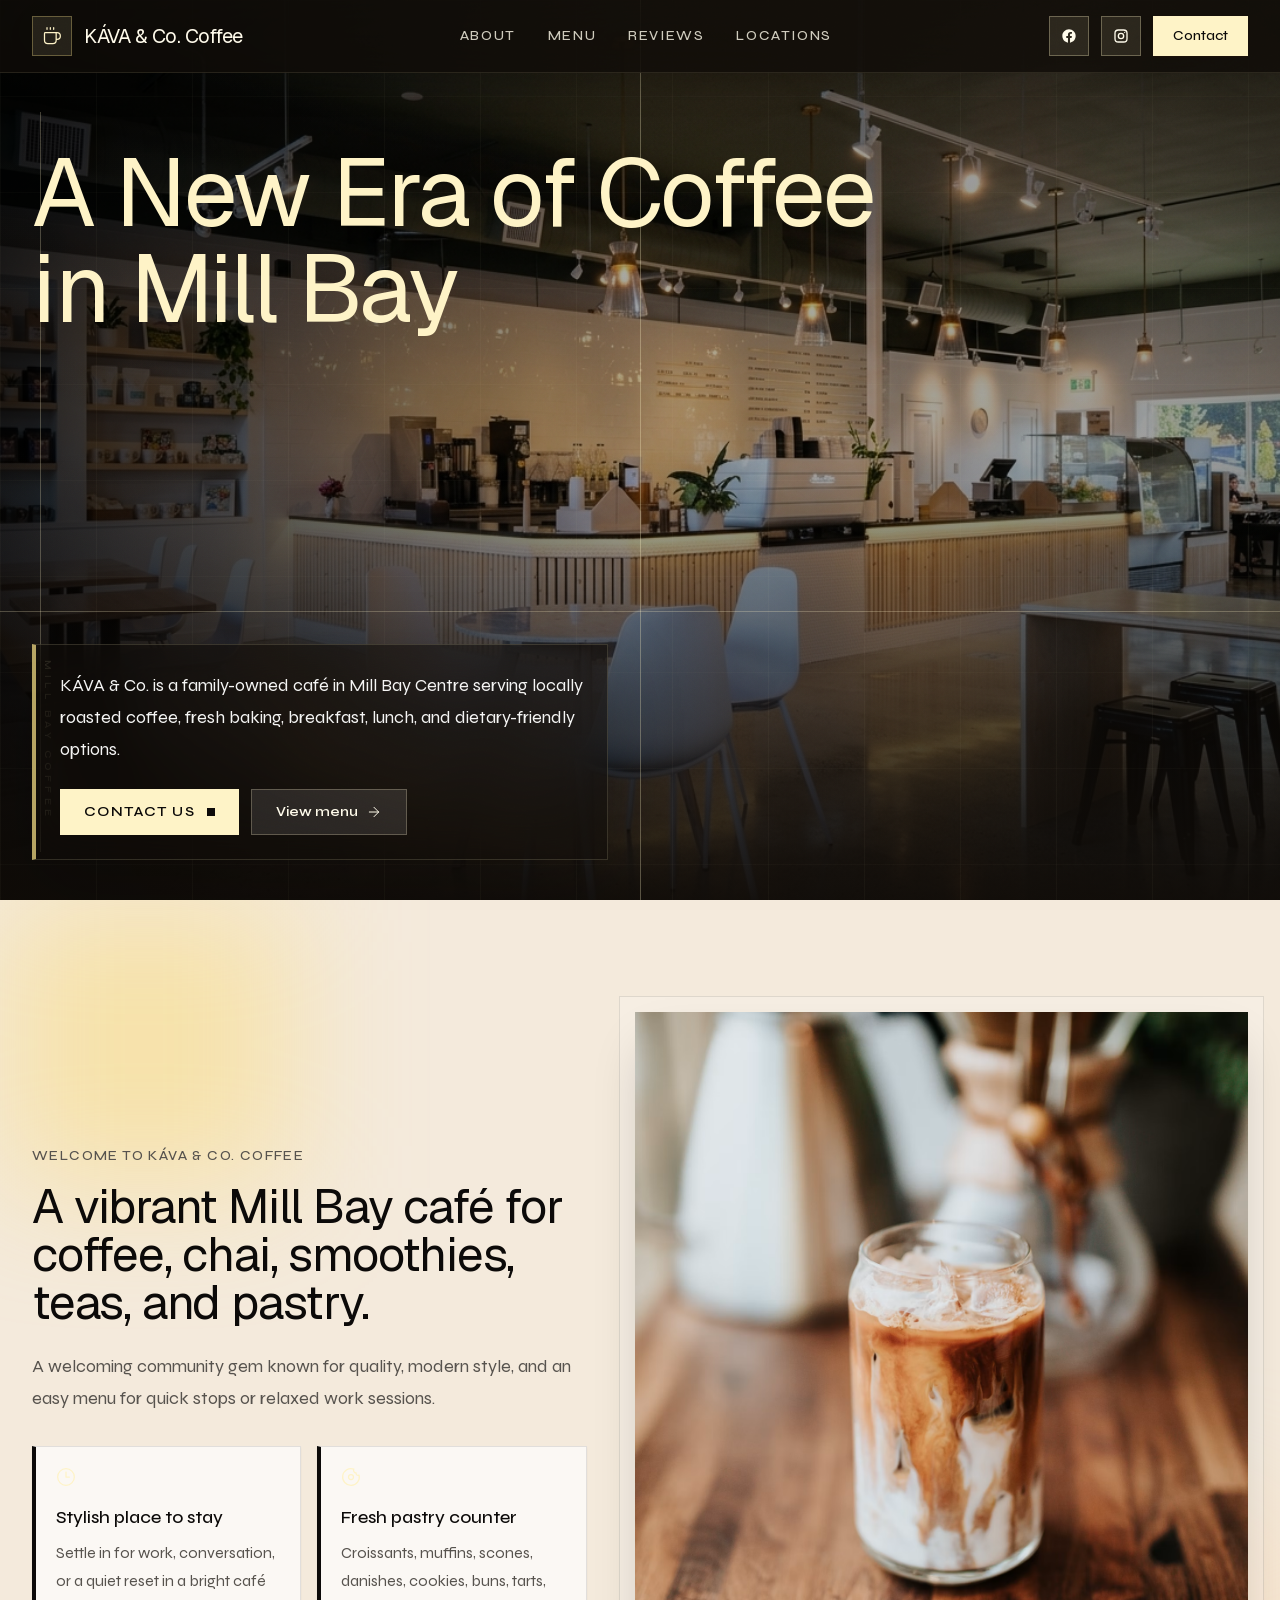
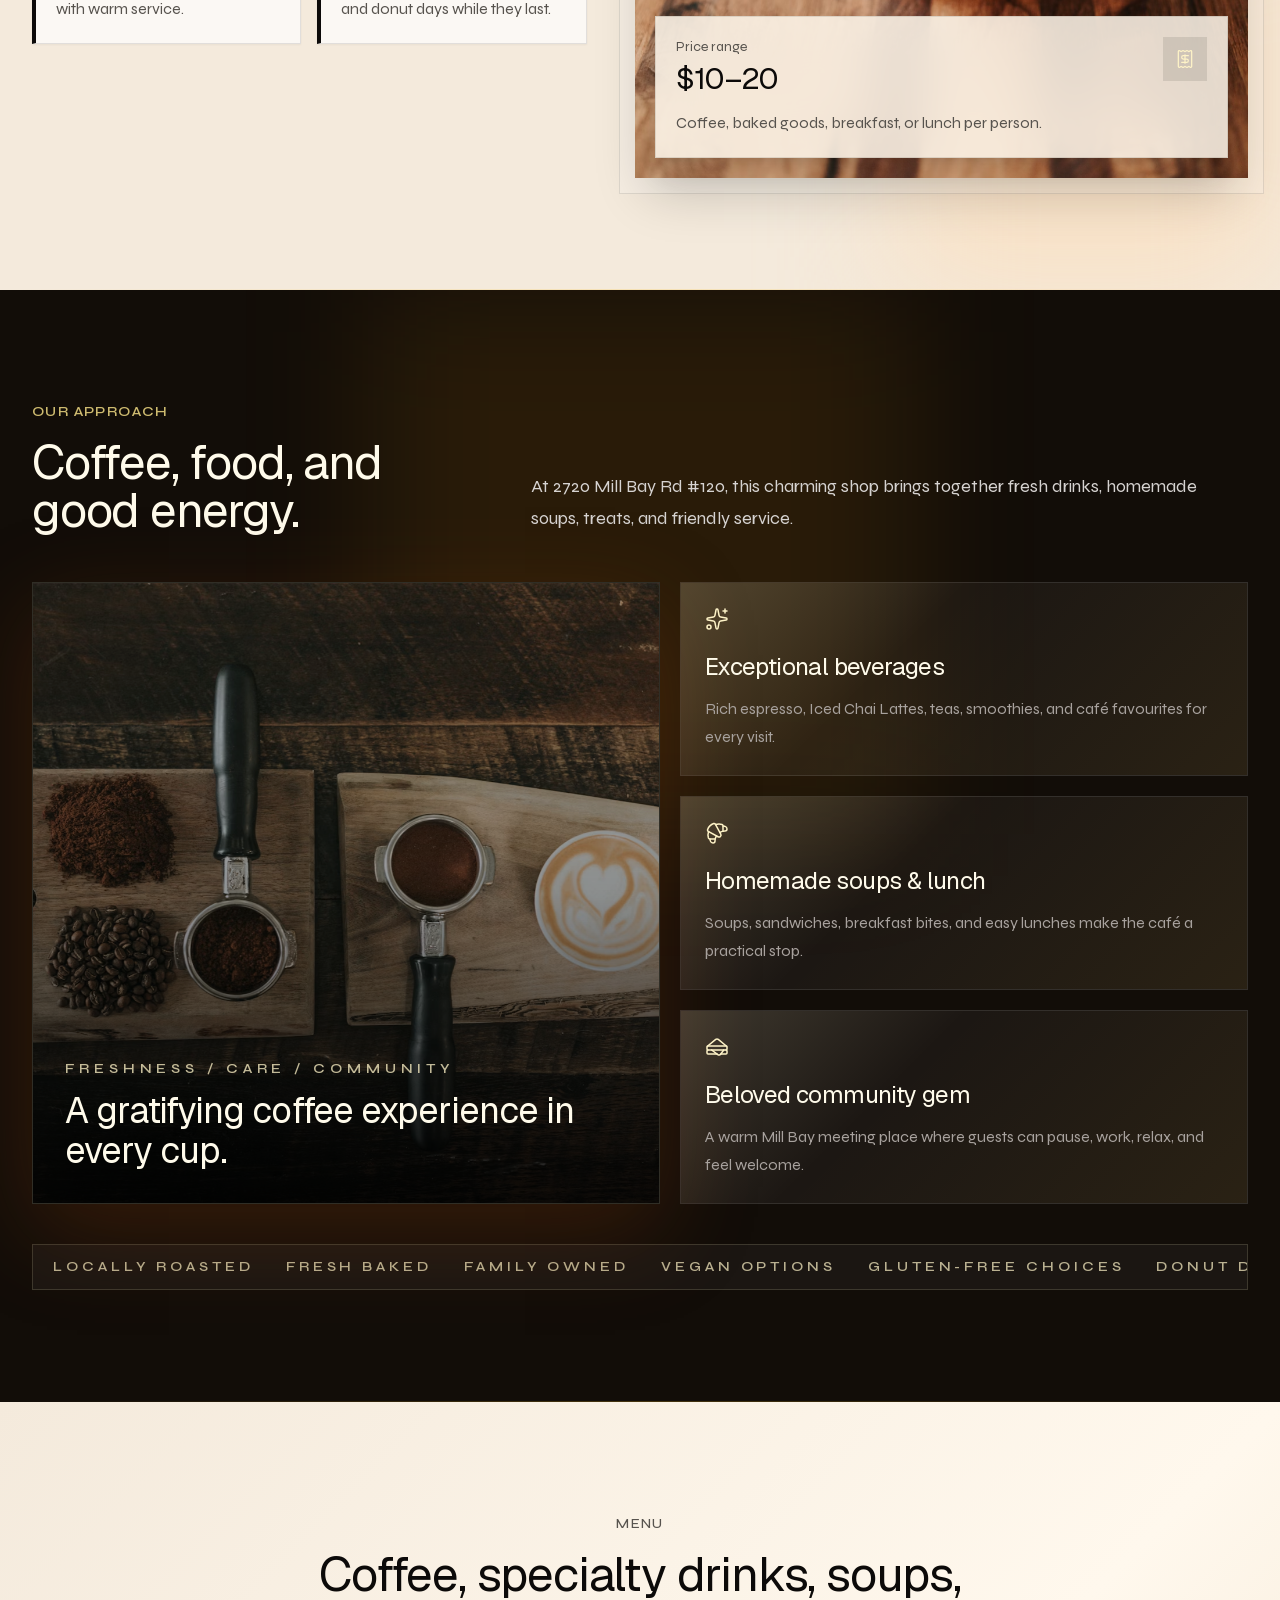
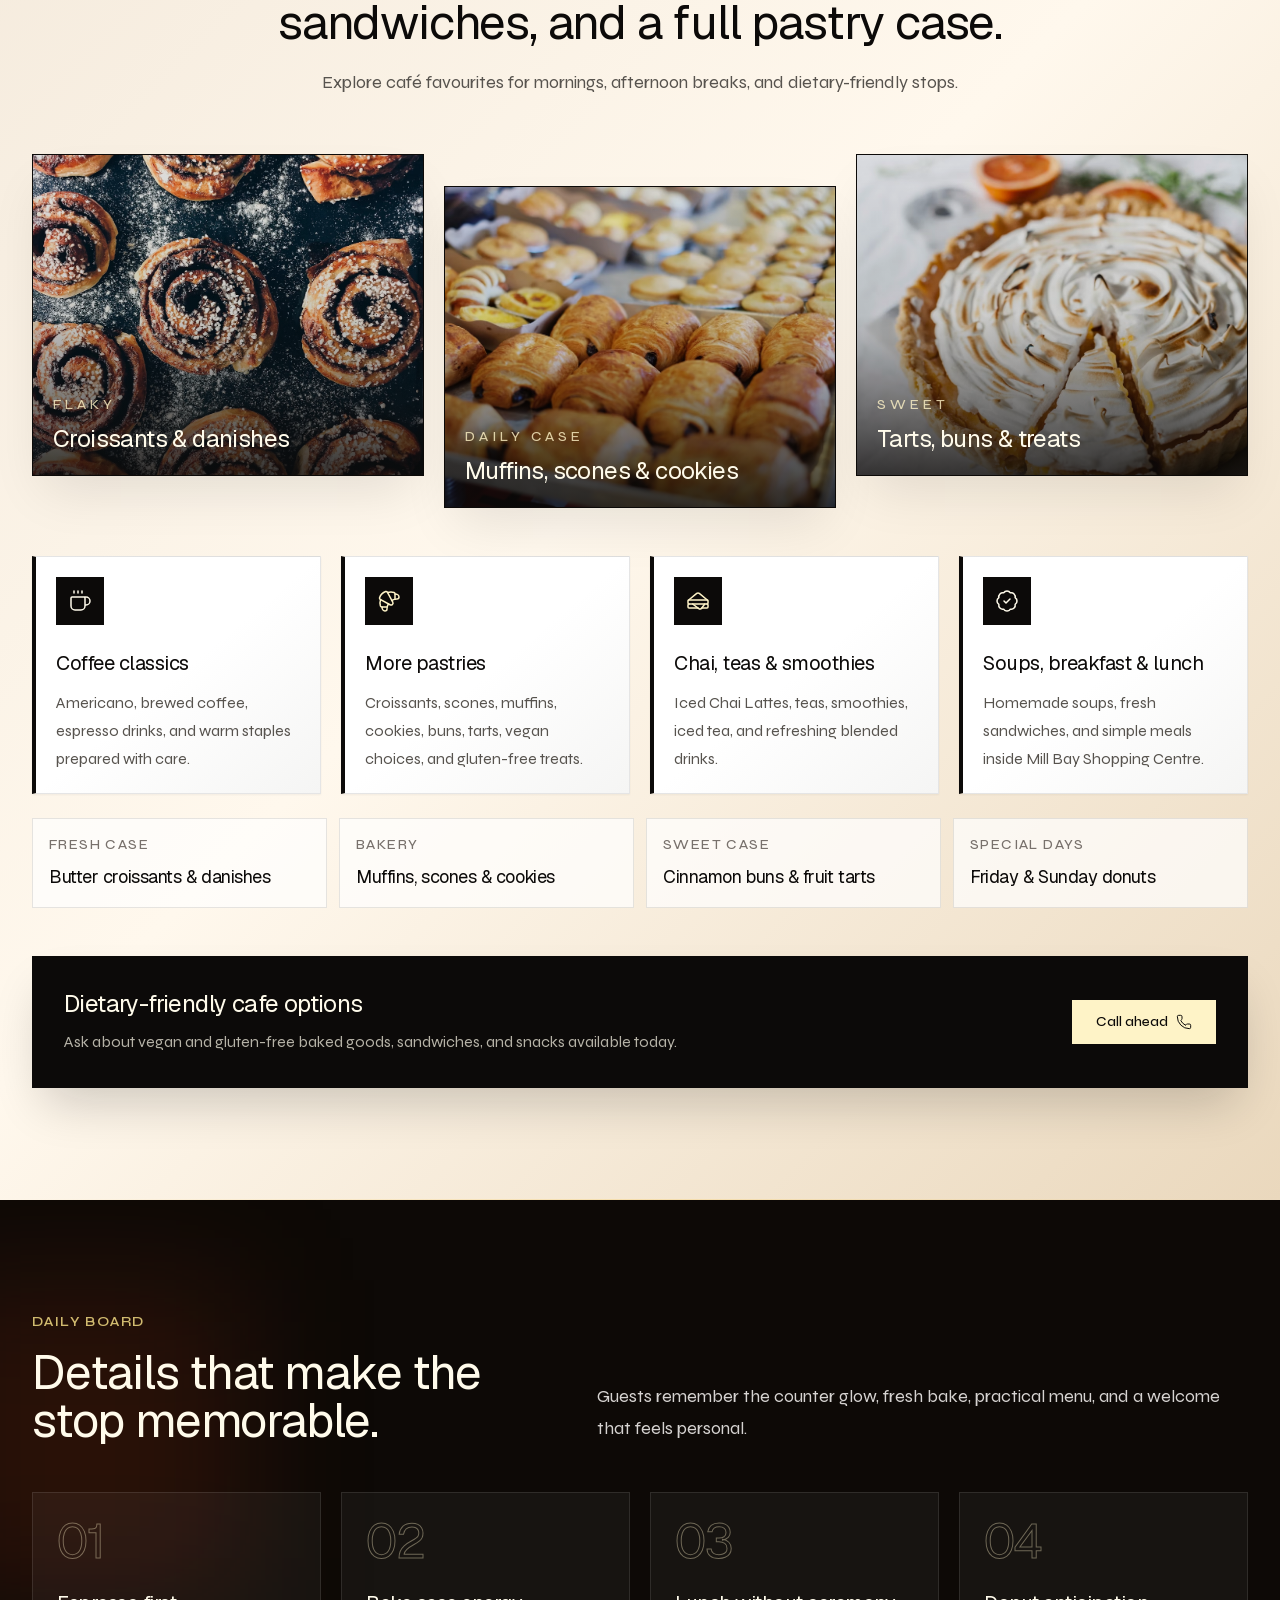
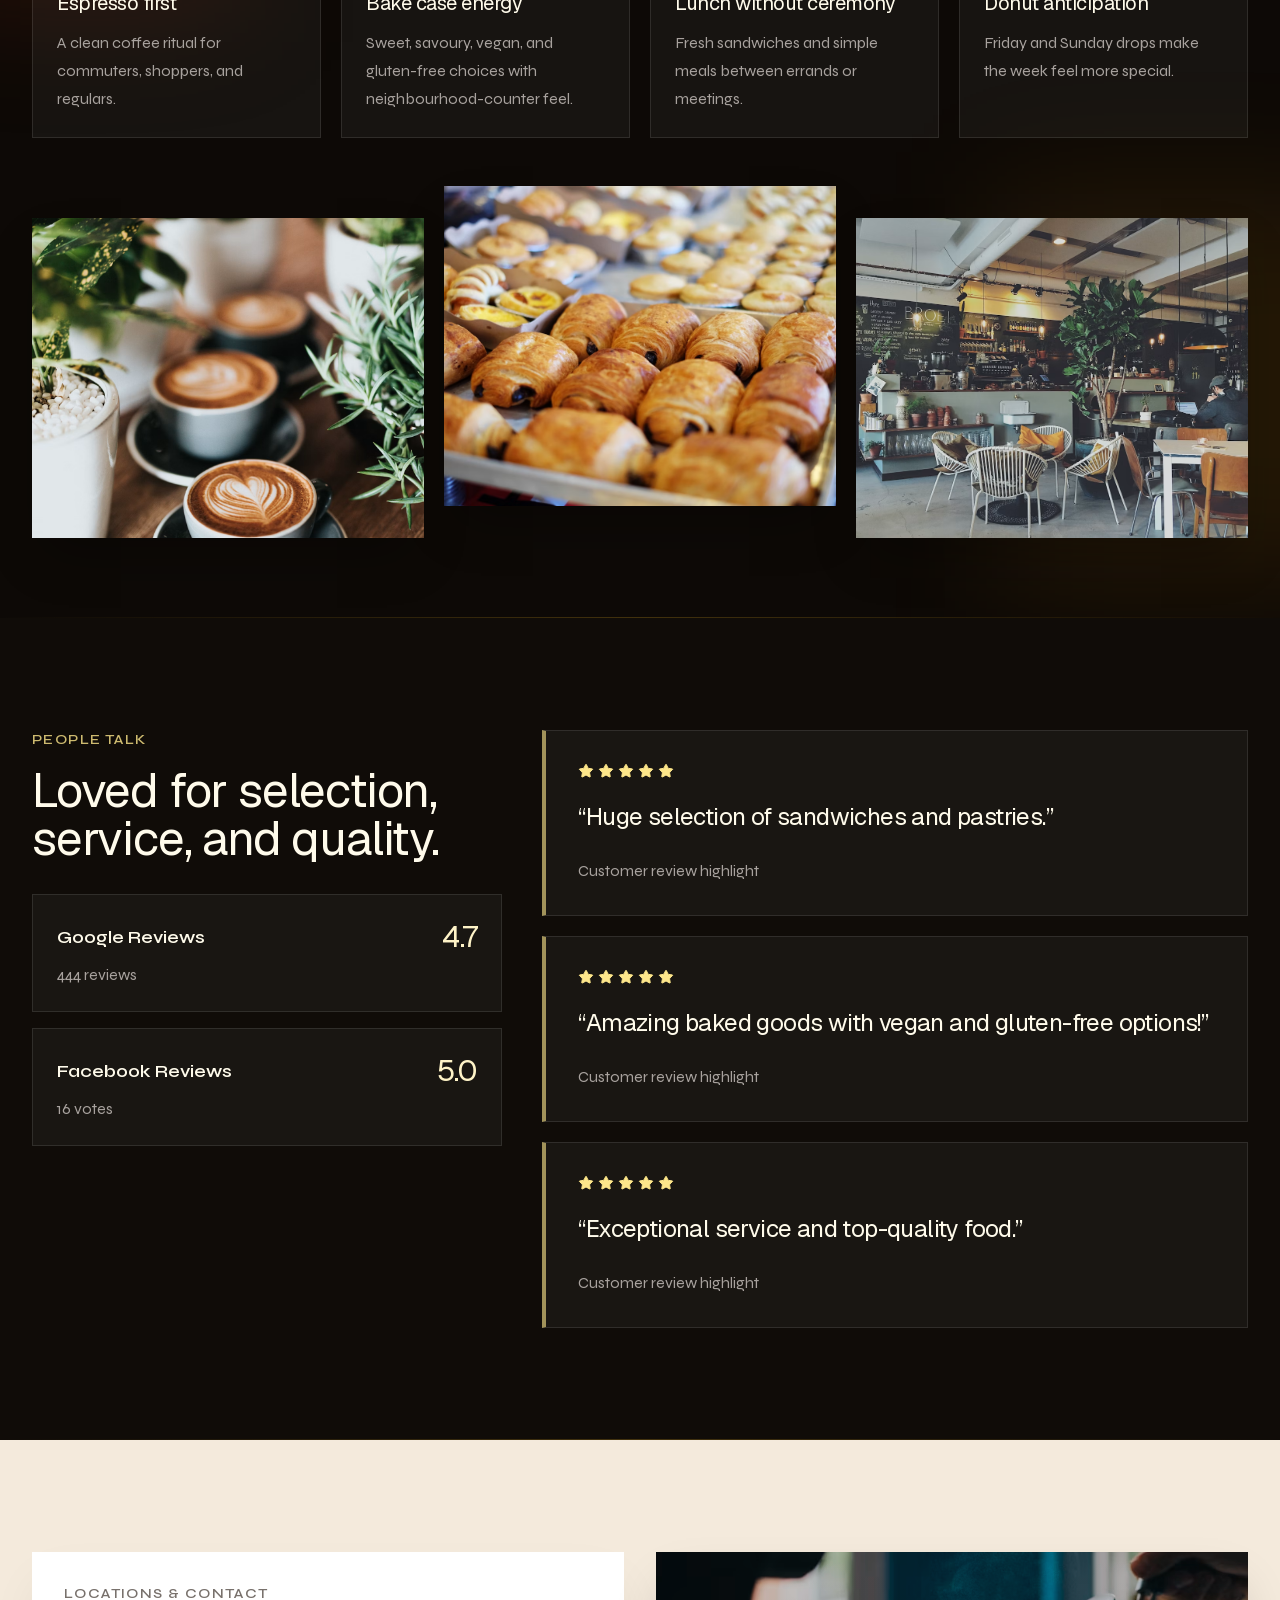
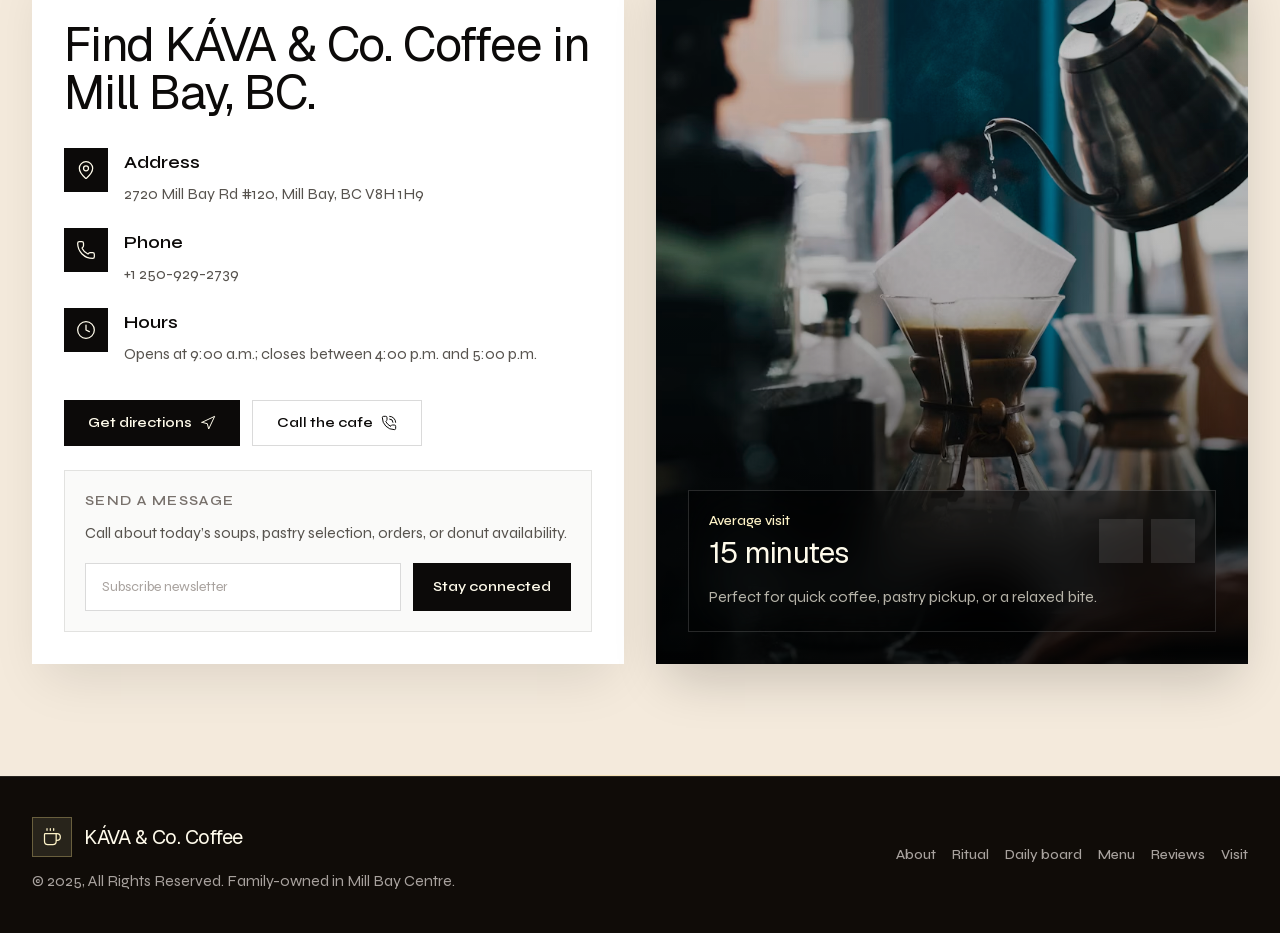
<file: kavaandcocoffee.aura.build/index.html>
<html class="scroll-smooth" lang="en"><head><script data-offline-runtime="1">(function(){
var D = {"entries": [{"b": "W10=", "t": "application/json"}, {"b": "[base64]/[base64]/[base64]/[base64]/[base64]/[base64]/[base64]/[base64]", "t": "application/json"}, {"b": "[base64]", "t": "application/json"}, {"b": "[base64]", "t": "application/json"}, {"b": "[base64]/[base64]/[base64]/[base64]/[base64]/[base64]", "t": "application/json"}, {"b": "[base64]/[base64]/[base64]/[base64]", "t": "application/json"}], "keys": {"https://hoirqrkdgbmvpwutwuwj.supabase.co/rest/v1/shared_react_projects?select=*&slug=ilike.kavaandcocoffee": 0, "https://hoirqrkdgbmvpwutwuwj.supabase.co/rest/v1/shared_react_projects": 0, "https://hoirqrkdgbmvpwutwuwj.supabase.co/rest/v1/rpc/get_public_shared_react_project_by_slug": 0, "https://hoirqrkdgbmvpwutwuwj.supabase.co/rest/v1/shared_react_projects?select=*&custom_domain=ilike.kavaandcocoffee.aura.build": 0, "https://hoirqrkdgbmvpwutwuwj.supabase.co/rest/v1/rpc/get_public_shared_react_project_by_domain": 0, "https://hoirqrkdgbmvpwutwuwj.supabase.co/rest/v1/shared_react_projects?select=*&custom_domain=ilike.aura.build": 0, "https://hoirqrkdgbmvpwutwuwj.supabase.co/rest/v1/shared_code?select=*&slug=ilike.kavaandcocoffee": 1, "https://hoirqrkdgbmvpwutwuwj.supabase.co/rest/v1/shared_code": 1, "https://hoirqrkdgbmvpwutwuwj.supabase.co/rest/v1/shared_code?select=slug%2Ccreated_at&user_id=eq.8386f64d-6307-43a9-99c6-9da82dd70d48&order=created_at.desc": 2, "https://hoirqrkdgbmvpwutwuwj.supabase.co/rest/v1/public_author_profiles?select=id%2Cfull_name%2Cavatar_url%2Cbio%2Cslug%2Ccreated_at%2Cviews%2Cis_featured%2Cwebsite%2Clocation%2Cis_pro&id=in.%288386f64d-6307-43a9-99c6-9da82dd70d48%29": 3, "https://hoirqrkdgbmvpwutwuwj.supabase.co/rest/v1/public_author_profiles": 3, "https://hoirqrkdgbmvpwutwuwj.supabase.co/rest/v1/shared_code?select=code%2Cprivate%2Cuser_id%2Cshare_source_code&slug=ilike.cafelittlelatte": 4, "https://hoirqrkdgbmvpwutwuwj.supabase.co/rest/v1/rpc/get_public_share_project_context": 0, "https://hoirqrkdgbmvpwutwuwj.supabase.co/rest/v1/shared_code?select=code%2Cprivate%2Cuser_id%2Cshare_source_code&slug=ilike.okfitt-clothing": 5, "https://hoirqrkdgbmvpwutwuwj.supabase.co/rest/v1/rpc/get_public_share_page_content": 0}};
var E = D.entries, K = D.keys;
function entry(u){
  if (!u) return null;
  if (K[u] != null) return E[K[u]];
  try {
    var x = new URL(u, location.href);
    if (K[x.href] != null) return E[K[x.href]];
    var op = x.origin + x.pathname;
    if (K[op] != null) return E[K[op]];
  } catch(e){}
  return null;
}
function bytes(e){
  var s = atob(e.b), a = new Uint8Array(s.length);
  for (var i=0;i<s.length;i++) a[i] = s.charCodeAt(i);
  return a;
}
window.__offlineDataUri = function(u){
  var e = entry(u);
  return e ? ('data:' + e.t + ';base64,' + e.b) : null;
};
var _fetch = window.fetch;
if (_fetch) window.fetch = function(input, init){
  try {
    var u = (typeof input === 'string') ? input : (input && input.url);
    var e = entry(u);
    if (e) return Promise.resolve(new Response(bytes(e),
      { status:200, headers:{'Content-Type': e.t} }));
  } catch(err){}
  return _fetch.apply(this, arguments);
};
var _open = XMLHttpRequest.prototype.open;
XMLHttpRequest.prototype.open = function(m, u){
  try { this.__offUrl = u; } catch(e){}
  return _open.apply(this, arguments);
};
var _send = XMLHttpRequest.prototype.send;
XMLHttpRequest.prototype.send = function(){
  var e = entry(this.__offUrl);
  if (!e) return _send.apply(this, arguments);
  var self = this, txt = atob(e.b);
  setTimeout(function(){
    try {
      Object.defineProperty(self,'readyState',{value:4,configurable:true});
      Object.defineProperty(self,'status',{value:200,configurable:true});
      Object.defineProperty(self,'responseText',{value:txt,configurable:true});
      Object.defineProperty(self,'response',{value:txt,configurable:true});
    } catch(err){}
    if (typeof self.onreadystatechange === 'function') self.onreadystatechange();
    if (typeof self.onload === 'function') self.onload();
  }, 0);
};
})();</script><script data-offline-resolve="1">(function(){
var ASSET_MAP = {"https://kavaandcocoffee.aura.build/": "assets/694702f6b7a9c112_file.html", "https://kavaandcocoffee.aura.build/assets/index-CT3yR8VR.css": "assets/9c50894902ed9077_index-CT3yR8VR.css", "https://fonts.googleapis.com/css2?family=Inter:wght@300;400;500;600;700&display=swap": "assets/f32c4a47e91d6996_css2.css", "https://cdn.jsdelivr.net/npm/iconify-icon@2.1.0/dist/iconify-icon.min.js": "assets/758d94838db0cafd_iconify-icon.min.js", "https://fonts.googleapis.com/css2?family=Geist:wght@300;400;500;600;700&display=swap": "assets/4bcb63d746dc1754_css2.css", "https://fonts.googleapis.com/css2?family=Inter:wght@300;400;500;600;700&family=Roboto:wght@300;400;500;600;700&family=Montserrat:wght@300;400;500;600;700&family=Poppins:wght@300;400;500;600;700&display=swap": "assets/f03d5177d82d71e3_css2.css", "https://fonts.googleapis.com/css2?family=Plus+Jakarta+Sans:wght@300;400;500;600;700;800&family=IBM+Plex+Serif:wght@300;400;500;600;700&family=IBM+Plex+Mono:wght@300;400;500;600;700&display=swap": "assets/d12728c695d9fa3b_css2.css", "https://fonts.googleapis.com/css2?family=Manrope:wght@300;400;500;600;700;800&family=Space+Grotesk:wght@300;400;500;600;700&family=Work+Sans:wght@300;400;500;600;700;800&display=swap": "assets/c77cac3cc91e6e23_css2.css", "https://fonts.googleapis.com/css2?family=PT+Serif:wght@400;700&family=Geist+Mono:wght@300;400;500;600;700&family=Space+Mono:wght@400;700&display=swap": "assets/0d39cacf88806a1f_css2.css", "https://fonts.googleapis.com/css2?family=Playfair+Display:wght@400;500;600;700;900&family=Instrument+Serif:wght@400;500;600;700&family=Merriweather:wght@300;400;700;900&family=Bricolage+Grotesque:wght@300;400;500;600;700&display=swap": "assets/04e082577ae710a5_css2.css", "https://fonts.googleapis.com/css2?family=Quicksand:wght@300;400;500;600;700&family=Nunito:wght@300;400;500;600;700;800&display=swap": "assets/356caca7d0e9c746_css2.css", "https://fonts.googleapis.com/css2?family=Anton&family=Bebas+Neue&family=Archivo+Black&family=League+Gothic&family=Fredoka:wght@300;400;500;600;700&display=swap": "assets/287afa9f5a5cb953_css2.css", "https://fonts.googleapis.com/css2?family=Cormorant+Garamond:wght@300;400;500;600;700&family=Aboreto&family=Gloock&family=Marcellus&family=Cardo:wght@400;700&family=Bodoni+Moda:opsz,wght@6..96,400..900&display=swap": "assets/daa0ec40adc9d9a0_css2.css", "https://fonts.googleapis.com/css2?family=DM+Serif+Display&family=Fraunces:opsz,wght@9..144,300..900&family=Lora:wght@400;500;600;700&family=GFS+Didot&family=Libre+Baskerville:wght@400;700&display=swap": "assets/66b1e43fa52a5922_css2.css", "https://fonts.googleapis.com/css2?family=Google+Sans:wght@400;500;600;700&family=Syne:wght@400;500;600;700;800&family=Urbanist:wght@300;400;500;600;700;800&family=Sora:wght@300;400;500;600;700;800&display=swap": "assets/a77f86371bc389ee_css2.css", "https://fonts.googleapis.com/css2?family=Chewy&family=Foldit:wght@400;500;600;700&family=Oi&family=Honk&family=Nabla&display=swap": "assets/c31766c0818ab1ee_css2.css", "https://fonts.googleapis.com/css2?family=Newsreader:opsz,wght@6..72,400..800&family=Google+Sans+Flex:wght@400;500;600;700&family=Oswald:wght@300;400;500;600;700&family=DM+Sans:wght@300;400;500;600;700&display=swap": "assets/19612a24da94d441_css2.css", "https://kavaandcocoffee.aura.build/assets/index-CeuVurC_.js": "assets/index-CeuVurC_.js", "https://rawcdn.githack.com/disposable/disposable-email-domains/master/domains.json": "assets/e6b7b9d5ecf1bfac_domains.json", "https://hoirqrkdgbmvpwutwuwj.supabase.co/rest/v1/shared_react_projects?select=*&slug=ilike.kavaandcocoffee": "assets/4f53cda18c2baa0c_shared_react_projects.json", "https://hoirqrkdgbmvpwutwuwj.supabase.co/rest/v1/rpc/get_public_shared_react_project_by_slug": "assets/4f53cda18c2baa0c_shared_react_projects.json", "https://hoirqrkdgbmvpwutwuwj.supabase.co/rest/v1/shared_react_projects?select=*&custom_domain=ilike.kavaandcocoffee.aura.build": "assets/4f53cda18c2baa0c_shared_react_projects.json", "https://hoirqrkdgbmvpwutwuwj.supabase.co/rest/v1/rpc/get_public_shared_react_project_by_domain": "assets/4f53cda18c2baa0c_shared_react_projects.json", "https://hoirqrkdgbmvpwutwuwj.supabase.co/rest/v1/shared_react_projects?select=*&custom_domain=ilike.aura.build": "assets/4f53cda18c2baa0c_shared_react_projects.json", "https://hoirqrkdgbmvpwutwuwj.supabase.co/rest/v1/shared_code?select=*&slug=ilike.kavaandcocoffee": "assets/0e758c6c84c3c4b9_shared_code.json", "https://hoirqrkdgbmvpwutwuwj.supabase.co/rest/v1/shared_code?select=slug%2Ccreated_at&user_id=eq.8386f64d-6307-43a9-99c6-9da82dd70d48&order=created_at.desc": "assets/1c6a384c1ae2ea1b_shared_code.json", "https://hoirqrkdgbmvpwutwuwj.supabase.co/rest/v1/public_author_profiles?select=id%2Cfull_name%2Cavatar_url%2Cbio%2Cslug%2Ccreated_at%2Cviews%2Cis_featured%2Cwebsite%2Clocation%2Cis_pro&id=in.%288386f64d-6307-43a9-99c6-9da82dd70d48%29": "assets/421235aabc60761d_public_author_profiles.json", "https://fonts.googleapis.com/css2?family=Inter:wght@400;500;600;700;800&display=swap": "assets/9920b926af7416d0_css2.css", "https://fonts.googleapis.com/css2?family=Space+Mono:wght@400;700&display=swap": "assets/83d01db29098d701_css2.css", "https://fonts.googleapis.com/css2?family=Google+Sans:wght@400;500;600;700&display=swap": "assets/d9e3d20895cca9bd_css2.css", "https://fonts.googleapis.com/css2?family=Lora:wght@400;500;600;700&display=swap": "assets/9fff93a62cfec03d_css2.css", "https://fonts.googleapis.com/css2?family=Instrument+Serif:wght@400;500;600;700&display=swap": "assets/d1c378e8235aec47_css2.css", "https://fonts.googleapis.com/css2?family=Syne:wght@400;500;600;700;800&display=swap": "assets/60d258dcf2061519_css2.css", "https://fonts.gstatic.com/s/inter/v20/UcC73FwrK3iLTeHuS_nVMrMxCp50SjIa1ZL7W0Q5nw.woff2": "assets/c940764593d0fe5d_UcC73FwrK3iLTeHuS_nVMrMxCp50Sj.woff2", "https://cdn.tailwindcss.com/3.4.17": "assets/176e894661aa9cdc_3.4.17", "https://kavaandcocoffee.aura.build/logo-aura-gray.svg": "assets/23a9f32ff7d46956_logo-aura-gray.svg", "https://images.unsplash.com/photo-1517701604599-bb29b565090c?auto=format&fit=crop&w=1400&q=90": "assets/ed47687e6cf92d7a_photo-1517701604599-bb29b56509.avif", "https://hoirqrkdgbmvpwutwuwj.supabase.co/storage/v1/object/public/preview-images/kavaandcocoffee.png?t=1780731536279": "assets/45d9a22fee2f53e7_kavaandcocoffee.png", "https://images.unsplash.com/photo-1497935586351-b67a49e012bf?auto=format&fit=crop&w=1600&q=90": "assets/9279993563f9702c_photo-1497935586351-b67a49e012.avif", "https://unpkg.com/lucide@1.17.0/dist/umd/lucide.min.js": "assets/5e943127343691a9_lucide.min.js", "https://images.unsplash.com/photo-1483695028939-5bb13f8648b0?auto=format&fit=crop&w=1000&q=90": "assets/31f20761efef02df_photo-1483695028939-5bb13f8648.avif", "https://images.unsplash.com/photo-1519915028121-7d3463d20b13?auto=format&fit=crop&w=1000&q=90": "assets/7c38e6f5f6e347d8_photo-1519915028121-7d3463d20b.avif", "https://images.unsplash.com/photo-1509042239860-f550ce710b93?auto=format&fit=crop&w=1200&q=90": "assets/bbedd0af8142e633_photo-1509042239860-f550ce710b.avif", "https://images.unsplash.com/photo-1483695028939-5bb13f8648b0?auto=format&fit=crop&w=1200&q=90": "assets/b789aa76b61c36f9_photo-1483695028939-5bb13f8648.avif", "https://images.unsplash.com/photo-1554118811-1e0d58224f24?auto=format&fit=crop&w=1200&q=90": "assets/daa4a3f8f26eb4dc_photo-1554118811-1e0d58224f24.avif", "https://hoirqrkdgbmvpwutwuwj.supabase.co/rest/v1/shared_code?select=code%2Cprivate%2Cuser_id%2Cshare_source_code&slug=ilike.cafelittlelatte": "assets/1bcec2c01dc261ef_shared_code.json", "https://hoirqrkdgbmvpwutwuwj.supabase.co/rest/v1/rpc/get_public_share_project_context": "assets/4f53cda18c2baa0c_shared_react_projects.json", "https://fonts.gstatic.com/s/geist/v5/gyByhwUxId8gMEwcGFWNOITd.woff2": "assets/9b6f5ff45b278c74_gyByhwUxId8gMEwcGFWNOITd.woff2", "https://fonts.gstatic.com/s/syne/v24/8vIH7w4qzmVxm2BL9G78HEY.woff2": "assets/cfff412005eed2f0_8vIH7w4qzmVxm2BL9G78HEY.woff2", "https://www.google.com/pagead/1p-user-list/17731977471/?random=1781026455179&cv=11&fst=1781024400000&bg=ffffff&guid=ON&async=1&en=gtag.config&gtm=45je6640v9218448198za200zd9218448198xec&gcd=13l3l3l3l1l1&dma=0&tag_exp=0~115616985~115938466~115938468&u_w=1920&u_h=1080&url=https%3A%2F%2Fkavaandcocoffee.aura.build%2F&rcb=1&frm=1&tiba=K%C3%81VA%20%26%20Co.%20Coffee%20%7C%20Mill%20Bay%20Coffee%20Shop&hn=www.googleadservices.com&npa=0&pscdl=noapi&uaa=x86&uab=64&uafvl=Chromium%3B148.0.7778.96%7CHeadlessChrome%3B148.0.7778.96%7CNot%252FA)Brand%3B99.0.0.0&uamb=0&uam=&uap=macOS&uapv=10_15_7&uaw=0&data=event%3Dgtag.config&ept=9&rfmt=3&fmt=3&is_vtc=1&cid=[base64]&random=2152019283&rmt_tld=0&ipr=y": "assets/ef1955ae757c8b96_file.gif", "https://hoirqrkdgbmvpwutwuwj.supabase.co/rest/v1/shared_code?select=code%2Cprivate%2Cuser_id%2Cshare_source_code&slug=ilike.okfitt-clothing": "assets/6372d2346e74c726_shared_code.json", "https://hoirqrkdgbmvpwutwuwj.supabase.co/rest/v1/rpc/get_public_share_page_content": "assets/4f53cda18c2baa0c_shared_react_projects.json", "https://images.unsplash.com/photo-1509365465985-25d11c17e812?auto=format&fit=crop&w=1000&q=90": "assets/c02b89c65094170b_photo-1509365465985-25d11c17e8.avif", "https://hoirqrkdgbmvpwutwuwj.supabase.co/storage/v1/object/public/assets/assets/bf52d560-0bd7-452d-a97a-5f07172d5c29_3840w.png": "assets/20bd6972625fbad8_bf52d560-0bd7-452d-a97a-5f0717.png", "https://images.unsplash.com/photo-1442512595331-e89e73853f31?auto=format&fit=crop&w=1400&q=90": "assets/4499e0efb1422eea_photo-1442512595331-e89e73853f.avif", "https://unpkg.com/lucide@latest": "assets/5e943127343691a9_lucide.min.js", "https://www.instagram.com/": "assets/adc935571fbbba34_file.html", "https://maps.google.com/?q=2720+Mill+Bay+Rd+%23120,+Mill+Bay,+BC+V8H+1H9": "assets/61ea1c0148217d8e_file.html", "https://cdn.tailwindcss.com": "assets/176e894661aa9cdc_3.4.17", "https://kavaandcocoffee.aura.build/assets/index-599aeaf7-8rxvEwmE.js": "assets/index-599aeaf7-8rxvEwmE.js", "https://kavaandcocoffee.aura.build/assets/index-DGJDDs4n.js": "assets/index-DGJDDs4n.js", "https://kavaandcocoffee.aura.build/assets/App.js": "assets/App.js", "https://kavaandcocoffee.aura.build/assets/productionTransform-B69cSEas.js": "assets/productionTransform-B69cSEas.js", "https://kavaandcocoffee.aura.build/assets/base-80a1f760-DfzrC8j_.js": "assets/base-80a1f760-DfzrC8j_.js", "https://kavaandcocoffee.aura.build/assets/DesignSystemPromptPopoverContent-J4t8AUFu.js": "assets/DesignSystemPromptPopoverContent-J4t8AUFu.js", "https://kavaandcocoffee.aura.build/assets/consoleHook-59e792cb-W_fRwXFL.js": "assets/consoleHook-59e792cb-W_fRwXFL.js", "https://kavaandcocoffee.aura.build/assets/jszip.min-Dmmifp9s.js": "assets/jszip.min-Dmmifp9s.js", "https://kavaandcocoffee.aura.build/assets/index-D7BDKJg0.js": "assets/index-D7BDKJg0.js"};
// Pre-populate path+query keys: when opened via file://, JS
// resolves '/foo.js' against file://… so we lose the original
// origin. Indexing by pathname+search lets the lookup succeed.
var _add = {};
for (var _k in ASSET_MAP) {
  try { var _u = new URL(_k); _add[_u.pathname + _u.search] = ASSET_MAP[_k]; }
  catch(e){}
}
for (var _k in _add) if (!ASSET_MAP[_k]) ASSET_MAP[_k] = _add[_k];
function resolveLocal(u){
  if (!u || typeof u !== 'string') return null;
  if (u.indexOf('data:') === 0 || u.indexOf('blob:') === 0) return null;
  if (ASSET_MAP[u]) return ASSET_MAP[u];
  try {
    var url = new URL(u, location.href);
    var pq = url.pathname + url.search;
    if (ASSET_MAP[pq]) return ASSET_MAP[pq];
    // The snapshot may be opened from a subdirectory, while
    // ASSET_MAP paths are origin-rooted. Retry with the
    // document's own directory prefix stripped off.
    var dir = location.pathname.replace(/[^/]*$/, '');
    if (dir.length > 1 && pq.indexOf(dir) === 0) {
      var rel = pq.slice(dir.length - 1);
      if (ASSET_MAP[rel]) return ASSET_MAP[rel];
    }
    // Next.js image optimization wrapper — peel the inner CDN URL
    if (/_next\/image$/.test(url.pathname)) {
      var t = url.searchParams.get('url');
      if (t) {
        var dec = decodeURIComponent(t);
        if (ASSET_MAP[dec]) return ASSET_MAP[dec];
        var bare = dec.split('?')[0];
        for (var k in ASSET_MAP) {
          if (k.split('?')[0] === bare) return ASSET_MAP[k];
        }
      }
    }
  } catch(e){}
  return null;
}
function rewriteSrcset(s){
  if (!s || typeof s !== 'string') return s;
  return s.split(',').map(function(it){
    var p = it.trim().split(/\s+/);
    var loc = resolveLocal(p[0]);
    if (loc) p[0] = loc;
    return p.join(' ');
  }).join(', ');
}
// Patch property setters: el.src = '...' / el.href = '...'
// IMPORTANT: skip rewrite when the element has crossOrigin set.
// WebGL textures (UnicornStudio, Three.js, etc.) are loaded via
//   img.crossOrigin = 'anonymous'; img.src = 'https://cdn/...'
// and consumed via gl.texImage2D. file:// resources have no CORS
// headers, so rewriting to local makes WebGL reject the texture
// (Access blocked by CORS policy → black/missing 3D scene).
// Better to keep the original URL: works online, fails offline,
// matches non-patched behaviour.
function patchSetter(klass, prop, transform){
  if (!klass || !klass.prototype) return;
  var desc = Object.getOwnPropertyDescriptor(klass.prototype, prop);
  if (!desc || !desc.set) return;
  Object.defineProperty(klass.prototype, prop, {
    configurable: true,
    get: desc.get,
    set: function(v){
      try {
        if (transform === 'srcset') {
          v = rewriteSrcset(v);
        } else {
          // Captured runtime resource (UnicornStudio texture,
          // etc.) → serve as a data: URI. data: never CORS-
          // taints a WebGL canvas, unlike a file:// texture,
          // so gl.texImage2D still accepts it offline.
          var du = window.__offlineDataUri && window.__offlineDataUri(v);
          if (du) { v = du; }
          else if (!this.crossOrigin) {
            var loc = resolveLocal(v); if (loc) v = loc;
          }
        }
      } catch(e){}
      desc.set.call(this, v);
    }
  });
}
patchSetter(window.HTMLScriptElement, 'src');
patchSetter(window.HTMLLinkElement, 'href');
patchSetter(window.HTMLImageElement, 'src');
patchSetter(window.HTMLImageElement, 'srcset', 'srcset');
patchSetter(window.HTMLSourceElement, 'src');
patchSetter(window.HTMLSourceElement, 'srcset', 'srcset');
patchSetter(window.HTMLMediaElement, 'src');
patchSetter(window.HTMLIFrameElement, 'src');
// Patch setAttribute too — some libs use it instead of property set
var _setAttr = Element.prototype.setAttribute;
Element.prototype.setAttribute = function(name, value){
  try {
    if (typeof value === 'string') {
      if (name === 'src' || name === 'href') {
        var du = window.__offlineDataUri && window.__offlineDataUri(value);
        if (du) { value = du; }
        else if (!this.crossOrigin) {
          var loc = resolveLocal(value); if (loc) value = loc;
        }
      } else if (name === 'srcset' && !this.crossOrigin) {
        value = rewriteSrcset(value);
      }
    }
  } catch(e){}
  return _setAttr.call(this, name, value);
};
// Expose for the late-init script in body
window.__resolveLocal = resolveLocal;
window.__rewriteSrcset = rewriteSrcset;
})();</script>
<script id="aura-supabase-token-firewall">(function () {
  if (window.__AURA_SUPABASE_FIREWALL__) return;
  window.__AURA_SUPABASE_FIREWALL__ = true;

  var SUPABASE_HOST = "hoirqrkdgbmvpwutwuwj.supabase.co";
  var BLOCKED_KEY_PATTERNS = [
    /^sb-[a-z0-9-]+-auth-token$/i,
    /^supabase\.auth\.token$/i
  ];

  function isBlockedStorageKey(key) {
    if (typeof key !== "string") return false;
    for (var i = 0; i < BLOCKED_KEY_PATTERNS.length; i++) {
      if (BLOCKED_KEY_PATTERNS[i].test(key)) return true;
    }
    return false;
  }

  function toAbsoluteUrl(input) {
    try {
      return new URL(input, window.location.href);
    } catch {
      return null;
    }
  }

  function isSupabaseDestination(input) {
    var parsed = toAbsoluteUrl(input);
    if (!parsed) return false;
    if (SUPABASE_HOST && parsed.host === SUPABASE_HOST) return true;
    return parsed.host.endsWith(".supabase.co");
  }

  function pathLooksSensitive(input) {
    var parsed = toAbsoluteUrl(input);
    if (!parsed) return false;
    return /^\/(auth|rest|functions)\/v1\//.test(parsed.pathname || "");
  }

  function headersContainAuth(headersLike) {
    if (!headersLike) return false;

    try {
      if (typeof Headers !== "undefined" && headersLike instanceof Headers) {
        return !!(headersLike.get("authorization") || headersLike.get("apikey"));
      }
    } catch {}

    if (Array.isArray(headersLike)) {
      for (var i = 0; i < headersLike.length; i++) {
        var pair = headersLike[i] || [];
        var name = String(pair[0] || "").toLowerCase();
        if (name === "authorization" || name === "apikey") return true;
      }
      return false;
    }

    if (typeof headersLike === "object") {
      var keys = Object.keys(headersLike);
      for (var j = 0; j < keys.length; j++) {
        var k = keys[j].toLowerCase();
        if (k === "authorization" || k === "apikey") return true;
      }
    }
    return false;
  }

  function requestLooksSensitive(input, init, extraHeaders) {
    var url = "";
    try {
      if (typeof input === "string") {
        url = input;
      } else if (input && typeof input.url === "string") {
        url = input.url;
      }
    } catch {}

    var headers =
      (init && init.headers) ||
      (input && input.headers) ||
      extraHeaders ||
      null;
    var hasAuthHeaders = headersContainAuth(headers);
    if (hasAuthHeaders) return true;

    if (!url) return false;
    if (isSupabaseDestination(url) && pathLooksSensitive(url)) return true;
    return false;
  }

  function patchStorage(storage, storageName) {
    if (!storage) return;
    var proto = Object.getPrototypeOf(storage);
    if (!proto || proto.__auraSupabaseFirewallPatched) return;

    var rawGetItem = proto.getItem;
    var rawSetItem = proto.setItem;
    var rawRemoveItem = proto.removeItem;
    var rawClear = proto.clear;
    var rawKey = proto.key;
    var rawLengthDescriptor = Object.getOwnPropertyDescriptor(proto, "length");
    var rawLengthGet = rawLengthDescriptor && rawLengthDescriptor.get;

    function getRawLength(instance) {
      try {
        if (rawLengthGet) return Number(rawLengthGet.call(instance) || 0);
      } catch {}
      try {
        return Number(instance.length || 0);
      } catch {}
      return 0;
    }

    function getVisibleKeys(instance) {
      var visible = [];
      var total = getRawLength(instance);
      for (var i = 0; i < total; i++) {
        var currentKey = rawKey.call(instance, i);
        if (currentKey && !isBlockedStorageKey(currentKey)) {
          visible.push(currentKey);
        }
      }
      return visible;
    }

    function maskBlockedKeyProperty(instance, keyName) {
      if (!keyName || !isBlockedStorageKey(keyName)) return;
      try {
        Object.defineProperty(instance, keyName, {
          configurable: true,
          enumerable: false,
          get: function () {
            return null;
          },
          set: function () {
            return true;
          }
        });
      } catch {}
    }

    function syncBlockedKeyProperties(instance) {
      var total = getRawLength(instance);
      for (var i = 0; i < total; i++) {
        var k = rawKey.call(instance, i);
        if (k) maskBlockedKeyProperty(instance, k);
      }
    }

    proto.getItem = function (key) {
      syncBlockedKeyProperties(this);
      if (isBlockedStorageKey(String(key))) return null;
      return rawGetItem.call(this, key);
    };

    proto.setItem = function (key, value) {
      if (isBlockedStorageKey(String(key))) return;
      return rawSetItem.call(this, key, value);
    };

    proto.removeItem = function (key) {
      if (isBlockedStorageKey(String(key))) return;
      return rawRemoveItem.call(this, key);
    };

    proto.clear = function () {
      if (typeof rawClear !== "function") return;

      // Preserve blocked keys across clear() to prevent auth token/session wipe.
      var preservedBlockedEntries = [];
      var total = getRawLength(this);
      for (var i = 0; i < total; i++) {
        var blockedKey = rawKey.call(this, i);
        if (blockedKey && isBlockedStorageKey(blockedKey)) {
          preservedBlockedEntries.push([
            blockedKey,
            rawGetItem.call(this, blockedKey),
          ]);
        }
      }

      rawClear.call(this);

      for (var j = 0; j < preservedBlockedEntries.length; j++) {
        var entry = preservedBlockedEntries[j];
        var key = entry[0];
        var value = entry[1];
        if (typeof key === "string" && typeof value === "string") {
          rawSetItem.call(this, key, value);
        }
      }

      syncBlockedKeyProperties(this);
    };

    proto.key = function (index) {
      syncBlockedKeyProperties(this);
      var visible = getVisibleKeys(this);
      return visible[index] || null;
    };

    try {
      Object.defineProperty(proto, "length", {
        configurable: true,
        enumerable: false,
        get: function () {
          syncBlockedKeyProperties(this);
          return getVisibleKeys(this).length;
        }
      });
    } catch {}

    var proxyStorage = null;
    try {
      proxyStorage = new Proxy(storage, {
        get: function (target, prop) {
          if (typeof prop === "string" && isBlockedStorageKey(prop)) return null;
          if (prop === "length") return getVisibleKeys(target).length;
          if (prop === "key") {
            return function (index) {
              var visible = getVisibleKeys(target);
              return visible[index] || null;
            };
          }
          if (prop === "clear") {
            return function () {
              if (typeof rawClear !== "function") return;

              var preservedBlockedEntries = [];
              var total = getRawLength(target);
              for (var i = 0; i < total; i++) {
                var blockedKey = rawKey.call(target, i);
                if (blockedKey && isBlockedStorageKey(blockedKey)) {
                  preservedBlockedEntries.push([
                    blockedKey,
                    rawGetItem.call(target, blockedKey),
                  ]);
                }
              }

              rawClear.call(target);

              for (var j = 0; j < preservedBlockedEntries.length; j++) {
                var entry = preservedBlockedEntries[j];
                var key = entry[0];
                var value = entry[1];
                if (typeof key === "string" && typeof value === "string") {
                  rawSetItem.call(target, key, value);
                }
              }

              syncBlockedKeyProperties(target);
            };
          }

          var value = target[prop];
          if (typeof value === "function") return value.bind(target);
          return value;
        },
        set: function (target, prop, value) {
          if (typeof prop === "string" && isBlockedStorageKey(prop)) return true;
          target[prop] = value;
          return true;
        },
        has: function (target, prop) {
          if (typeof prop === "string" && isBlockedStorageKey(prop)) return false;
          return prop in target;
        },
        deleteProperty: function (target, prop) {
          if (typeof prop === "string" && isBlockedStorageKey(prop)) return true;
          try {
            delete target[prop];
          } catch {}
          return true;
        },
        ownKeys: function (target) {
          return getVisibleKeys(target);
        },
        getOwnPropertyDescriptor: function (target, prop) {
          if (typeof prop === "string" && isBlockedStorageKey(prop)) {
            return undefined;
          }
          if (prop === "length") {
            return {
              configurable: true,
              enumerable: false,
              value: getVisibleKeys(target).length,
              writable: false
            };
          }
          return Object.getOwnPropertyDescriptor(target, prop);
        }
      });
    } catch {}

    try {
      if (proxyStorage) {
        Object.defineProperty(window, storageName, {
          configurable: true,
          enumerable: true,
          get: function () {
            return proxyStorage;
          }
        });
      }
    } catch {}

    syncBlockedKeyProperties(storage);
    proto.__auraSupabaseFirewallPatched = true;
  }

  function patchCookieAccess() {
    try {
      var cookieDescriptor = Object.getOwnPropertyDescriptor(Document.prototype, "cookie");
      if (!cookieDescriptor || !cookieDescriptor.configurable) return;

      Object.defineProperty(document, "cookie", {
        configurable: true,
        enumerable: false,
        get: function () {
          return "";
        },
        set: function () {
          return true;
        }
      });
    } catch {}
  }

  function patchFetch() {
    if (typeof window.fetch !== "function") return;
    var rawFetch = window.fetch.bind(window);
    window.fetch = function (input, init) {
      if (requestLooksSensitive(input, init, null)) {
        return Promise.reject(new Error("Blocked by Aura security policy"));
      }
      return rawFetch(input, init);
    };
  }

  function patchXHR() {
    if (typeof XMLHttpRequest === "undefined") return;
    var rawOpen = XMLHttpRequest.prototype.open;
    var rawSetHeader = XMLHttpRequest.prototype.setRequestHeader;
    var rawSend = XMLHttpRequest.prototype.send;

    XMLHttpRequest.prototype.open = function (method, url) {
      this.__auraRequestUrl = String(url || "");
      this.__auraHeaders = {};
      return rawOpen.apply(this, arguments);
    };

    XMLHttpRequest.prototype.setRequestHeader = function (name, value) {
      if (!this.__auraHeaders) this.__auraHeaders = {};
      this.__auraHeaders[String(name || "").toLowerCase()] = String(value || "");
      return rawSetHeader.apply(this, arguments);
    };

    XMLHttpRequest.prototype.send = function () {
      if (requestLooksSensitive(this.__auraRequestUrl || "", null, this.__auraHeaders || null)) {
        throw new Error("Blocked by Aura security policy");
      }
      return rawSend.apply(this, arguments);
    };
  }

  function patchBeacon() {
    if (typeof navigator.sendBeacon !== "function") return;
    var rawBeacon = navigator.sendBeacon.bind(navigator);
    navigator.sendBeacon = function (url, data) {
      if (requestLooksSensitive(url, null, null)) return false;
      return rawBeacon(url, data);
    };
  }

  function patchWebSocket() {
    if (typeof WebSocket === "undefined") return;
    var RawWebSocket = WebSocket;
    window.WebSocket = function (url, protocols) {
      if (requestLooksSensitive(String(url || ""), null, null)) {
        throw new Error("Blocked by Aura security policy");
      }
      return new RawWebSocket(url, protocols);
    };
    window.WebSocket.prototype = RawWebSocket.prototype;
  }

  patchStorage(window.localStorage, "localStorage");
  patchStorage(window.sessionStorage, "sessionStorage");
  patchCookieAccess();
  patchFetch();
  patchXHR();
  patchBeacon();
  patchWebSocket();
})();</script>
<meta charset="utf-8"/>
<meta content="width=device-width, initial-scale=1.0" name="viewport"/>
<title>KÁVA &amp; Co. Coffee | Mill Bay Coffee Shop</title>
<script src="assets/176e894661aa9cdc_3.4.17"></script>
<script src="assets/5e943127343691a9_lucide.min.js"></script>
<link href="https://fonts.googleapis.com" rel="preconnect"/>
<link href="https://fonts.gstatic.com" rel="preconnect"/>
<link href="assets/9920b926af7416d0_css2.css" rel="stylesheet"/>
<meta content="font-geist" name="aura-font-heading-class"/>
<meta content="font-syne" name="aura-font-body-class"/>
<meta content="Geist" name="aura-font-heading-label"/>
<meta content="Syne" name="aura-font-body-label"/>
<link href="assets/4bcb63d746dc1754_css2.css" id="all-fonts-link-font-geist" rel="stylesheet"/>
<style id="all-fonts-style-font-geist">
.font-geist { font-family: 'Geist', sans-serif !important; }
</style>
<link href="assets/d9e3d20895cca9bd_css2.css" id="all-fonts-link-font-google-sans" rel="stylesheet"/>
<style id="all-fonts-style-font-google-sans">
.font-google-sans { font-family: 'Google Sans', sans-serif !important; }
</style>
<link href="assets/83d01db29098d701_css2.css" id="all-fonts-link-font-space-mono" rel="stylesheet"/>
<style id="all-fonts-style-font-space-mono">
.font-space-mono { font-family: 'Space Mono', monospace !important; }
</style>
<link href="assets/9fff93a62cfec03d_css2.css" id="all-fonts-link-font-lora" rel="stylesheet"/>
<style id="all-fonts-style-font-lora">
.font-lora { font-family: 'Lora', serif !important; }
</style>
<link href="assets/d1c378e8235aec47_css2.css" id="all-fonts-link-font-instrument-serif" rel="stylesheet"/>
<style id="all-fonts-style-font-instrument-serif">
.font-instrument-serif { font-family: 'Instrument Serif', serif !important; }
</style>
<link href="assets/60d258dcf2061519_css2.css" id="all-fonts-link-font-syne" rel="stylesheet"/>
<style id="all-fonts-style-font-syne">
.font-syne { font-family: 'Syne', sans-serif !important; }
</style><!-- aura-ga4-start -->
<script async="" src="https://www.googletagmanager.com/gtag/js?id=G-2M6V79H761"></script>
<script>
window.dataLayer = window.dataLayer || [];
function gtag(){dataLayer.push(arguments);}
gtag('js', new Date());
gtag('config', 'G-2M6V79H761');
</script>
<!-- aura-ga4-end -->
<style>*, ::before, ::after{--tw-border-spacing-x:0;--tw-border-spacing-y:0;--tw-translate-x:0;--tw-translate-y:0;--tw-rotate:0;--tw-skew-x:0;--tw-skew-y:0;--tw-scale-x:1;--tw-scale-y:1;--tw-pan-x: ;--tw-pan-y: ;--tw-pinch-zoom: ;--tw-scroll-snap-strictness:proximity;--tw-gradient-from-position: ;--tw-gradient-via-position: ;--tw-gradient-to-position: ;--tw-ordinal: ;--tw-slashed-zero: ;--tw-numeric-figure: ;--tw-numeric-spacing: ;--tw-numeric-fraction: ;--tw-ring-inset: ;--tw-ring-offset-width:0px;--tw-ring-offset-color:#fff;--tw-ring-color:rgb(59 130 246 / 0.5);--tw-ring-offset-shadow:0 0 #0000;--tw-ring-shadow:0 0 #0000;--tw-shadow:0 0 #0000;--tw-shadow-colored:0 0 #0000;--tw-blur: ;--tw-brightness: ;--tw-contrast: ;--tw-grayscale: ;--tw-hue-rotate: ;--tw-invert: ;--tw-saturate: ;--tw-sepia: ;--tw-drop-shadow: ;--tw-backdrop-blur: ;--tw-backdrop-brightness: ;--tw-backdrop-contrast: ;--tw-backdrop-grayscale: ;--tw-backdrop-hue-rotate: ;--tw-backdrop-invert: ;--tw-backdrop-opacity: ;--tw-backdrop-saturate: ;--tw-backdrop-sepia: ;--tw-contain-size: ;--tw-contain-layout: ;--tw-contain-paint: ;--tw-contain-style: }::backdrop{--tw-border-spacing-x:0;--tw-border-spacing-y:0;--tw-translate-x:0;--tw-translate-y:0;--tw-rotate:0;--tw-skew-x:0;--tw-skew-y:0;--tw-scale-x:1;--tw-scale-y:1;--tw-pan-x: ;--tw-pan-y: ;--tw-pinch-zoom: ;--tw-scroll-snap-strictness:proximity;--tw-gradient-from-position: ;--tw-gradient-via-position: ;--tw-gradient-to-position: ;--tw-ordinal: ;--tw-slashed-zero: ;--tw-numeric-figure: ;--tw-numeric-spacing: ;--tw-numeric-fraction: ;--tw-ring-inset: ;--tw-ring-offset-width:0px;--tw-ring-offset-color:#fff;--tw-ring-color:rgb(59 130 246 / 0.5);--tw-ring-offset-shadow:0 0 #0000;--tw-ring-shadow:0 0 #0000;--tw-shadow:0 0 #0000;--tw-shadow-colored:0 0 #0000;--tw-blur: ;--tw-brightness: ;--tw-contrast: ;--tw-grayscale: ;--tw-hue-rotate: ;--tw-invert: ;--tw-saturate: ;--tw-sepia: ;--tw-drop-shadow: ;--tw-backdrop-blur: ;--tw-backdrop-brightness: ;--tw-backdrop-contrast: ;--tw-backdrop-grayscale: ;--tw-backdrop-hue-rotate: ;--tw-backdrop-invert: ;--tw-backdrop-opacity: ;--tw-backdrop-saturate: ;--tw-backdrop-sepia: ;--tw-contain-size: ;--tw-contain-layout: ;--tw-contain-paint: ;--tw-contain-style: }/* ! tailwindcss v3.4.17 | MIT License | https://tailwindcss.com */*,::after,::before{box-sizing:border-box;border-width:0;border-style:solid;border-color:#e5e7eb}::after,::before{--tw-content:''}:host,html{line-height:1.5;-webkit-text-size-adjust:100%;-moz-tab-size:4;tab-size:4;font-family:ui-sans-serif, system-ui, sans-serif, "Apple Color Emoji", "Segoe UI Emoji", "Segoe UI Symbol", "Noto Color Emoji";font-feature-settings:normal;font-variation-settings:normal;-webkit-tap-highlight-color:transparent}body{margin:0;line-height:inherit}hr{height:0;color:inherit;border-top-width:1px}abbr:where([title]){-webkit-text-decoration:underline dotted;text-decoration:underline dotted}h1,h2,h3,h4,h5,h6{font-size:inherit;font-weight:inherit}a{color:inherit;text-decoration:inherit}b,strong{font-weight:bolder}code,kbd,pre,samp{font-family:ui-monospace, SFMono-Regular, Menlo, Monaco, Consolas, "Liberation Mono", "Courier New", monospace;font-feature-settings:normal;font-variation-settings:normal;font-size:1em}small{font-size:80%}sub,sup{font-size:75%;line-height:0;position:relative;vertical-align:baseline}sub{bottom:-.25em}sup{top:-.5em}table{text-indent:0;border-color:inherit;border-collapse:collapse}button,input,optgroup,select,textarea{font-family:inherit;font-feature-settings:inherit;font-variation-settings:inherit;font-size:100%;font-weight:inherit;line-height:inherit;letter-spacing:inherit;color:inherit;margin:0;padding:0}button,select{text-transform:none}button,input:where([type=button]),input:where([type=reset]),input:where([type=submit]){-webkit-appearance:button;background-color:transparent;background-image:none}:-moz-focusring{outline:auto}:-moz-ui-invalid{box-shadow:none}progress{vertical-align:baseline}::-webkit-inner-spin-button,::-webkit-outer-spin-button{height:auto}[type=search]{-webkit-appearance:textfield;outline-offset:-2px}::-webkit-search-decoration{-webkit-appearance:none}::-webkit-file-upload-button{-webkit-appearance:button;font:inherit}summary{display:list-item}blockquote,dd,dl,figure,h1,h2,h3,h4,h5,h6,hr,p,pre{margin:0}fieldset{margin:0;padding:0}legend{padding:0}menu,ol,ul{list-style:none;margin:0;padding:0}dialog{padding:0}textarea{resize:vertical}input::placeholder,textarea::placeholder{opacity:1;color:#9ca3af}[role=button],button{cursor:pointer}:disabled{cursor:default}audio,canvas,embed,iframe,img,object,svg,video{display:block;vertical-align:middle}img,video{max-width:100%;height:auto}[hidden]:where(:not([hidden=until-found])){display:none}.pointer-events-none{pointer-events:none}.fixed{position:fixed}.absolute{position:absolute}.relative{position:relative}.-inset-4{inset:-1rem}.inset-0{inset:0px}.inset-x-0{left:0px;right:0px}.-left-20{left:-5rem}.-right-24{right:-6rem}.bottom-0{bottom:0px}.bottom-10{bottom:2.5rem}.bottom-20{bottom:5rem}.bottom-5{bottom:1.25rem}.bottom-\[32\%\]{bottom:32%}.left-0{left:0px}.left-1\/2{left:50%}.left-10{left:2.5rem}.left-5{left:1.25rem}.right-0{right:0px}.right-5{right:1.25rem}.top-0{top:0px}.top-20{top:5rem}.top-28{top:7rem}.z-50{z-index:50}.mx-auto{margin-left:auto;margin-right:auto}.mt-1{margin-top:0.25rem}.mt-10{margin-top:2.5rem}.mt-12{margin-top:3rem}.mt-14{margin-top:3.5rem}.mt-2{margin-top:0.5rem}.mt-20{margin-top:5rem}.mt-3{margin-top:0.75rem}.mt-4{margin-top:1rem}.mt-5{margin-top:1.25rem}.mt-6{margin-top:1.5rem}.mt-8{margin-top:2rem}.block{display:block}.flex{display:flex}.inline-flex{display:inline-flex}.grid{display:grid}.hidden{display:none}.aspect-\[4\/5\]{aspect-ratio:4/5}.h-10{height:2.5rem}.h-11{height:2.75rem}.h-12{height:3rem}.h-2{height:0.5rem}.h-4{height:1rem}.h-5{height:1.25rem}.h-6{height:1.5rem}.h-72{height:18rem}.h-80{height:20rem}.h-96{height:24rem}.h-\[34rem\]{height:34rem}.h-\[calc\(100\%-10rem\)\]{height:calc(100% - 10rem)}.h-full{height:100%}.min-h-12{min-height:3rem}.min-h-\[32rem\]{min-height:32rem}.min-h-\[34rem\]{min-height:34rem}.min-h-screen{min-height:100vh}.w-10{width:2.5rem}.w-11{width:2.75rem}.w-12{width:3rem}.w-2{width:0.5rem}.w-4{width:1rem}.w-5{width:1.25rem}.w-6{width:1.5rem}.w-72{width:18rem}.w-80{width:20rem}.w-96{width:24rem}.w-\[34rem\]{width:34rem}.w-full{width:100%}.min-w-max{min-width:max-content}.max-w-3xl{max-width:48rem}.max-w-5xl{max-width:64rem}.max-w-7xl{max-width:80rem}.max-w-xl{max-width:36rem}.flex-1{flex:1 1 0%}.shrink-0{flex-shrink:0}.-translate-x-1\/2{--tw-translate-x:-50%;transform:translate(var(--tw-translate-x), var(--tw-translate-y)) rotate(var(--tw-rotate)) skewX(var(--tw-skew-x)) skewY(var(--tw-skew-y)) scaleX(var(--tw-scale-x)) scaleY(var(--tw-scale-y))}.flex-col{flex-direction:column}.flex-wrap{flex-wrap:wrap}.items-start{align-items:flex-start}.items-center{align-items:center}.justify-center{justify-content:center}.justify-between{justify-content:space-between}.gap-1{gap:0.25rem}.gap-10{gap:2.5rem}.gap-12{gap:3rem}.gap-2{gap:0.5rem}.gap-3{gap:0.75rem}.gap-4{gap:1rem}.gap-5{gap:1.25rem}.gap-6{gap:1.5rem}.gap-8{gap:2rem}.gap-x-3{column-gap:0.75rem}.gap-x-8{column-gap:2rem}.gap-y-3{row-gap:0.75rem}.gap-y-8{row-gap:2rem}.space-y-5 > :not([hidden]) ~ :not([hidden]){--tw-space-y-reverse:0;margin-top:calc(1.25rem * calc(1 - var(--tw-space-y-reverse)));margin-bottom:calc(1.25rem * var(--tw-space-y-reverse))}.overflow-hidden{overflow:hidden}.scroll-smooth{scroll-behavior:smooth}.rounded-2xl{border-radius:1rem}.rounded-3xl{border-radius:1.5rem}.rounded-\[1\.5rem\]{border-radius:1.5rem}.rounded-\[1\.75rem\]{border-radius:1.75rem}.rounded-\[2rem\]{border-radius:2rem}.rounded-full{border-radius:9999px}.border{border-width:1px}.border-b{border-bottom-width:1px}.border-l{border-left-width:1px}.border-l-4{border-left-width:4px}.border-t{border-top-width:1px}.border-amber-100\/10{border-color:rgb(254 243 199 / 0.1)}.border-amber-100\/15{border-color:rgb(254 243 199 / 0.15)}.border-amber-100\/20{border-color:rgb(254 243 199 / 0.2)}.border-amber-100\/25{border-color:rgb(254 243 199 / 0.25)}.border-amber-100\/30{border-color:rgb(254 243 199 / 0.3)}.border-amber-200\/30{border-color:rgb(253 230 138 / 0.3)}.border-stone-950\/10{border-color:rgb(12 10 9 / 0.1)}.border-stone-950\/15{border-color:rgb(12 10 9 / 0.15)}.border-white\/10{border-color:rgb(255 255 255 / 0.1)}.border-white\/15{border-color:rgb(255 255 255 / 0.15)}.border-l-amber-200\/60{border-left-color:rgb(253 230 138 / 0.6)}.border-l-amber-200\/70{border-left-color:rgb(253 230 138 / 0.7)}.border-l-stone-950{--tw-border-opacity:1;border-left-color:rgb(12 10 9 / var(--tw-border-opacity, 1))}.bg-\[\#0d0906\]{--tw-bg-opacity:1;background-color:rgb(13 9 6 / var(--tw-bg-opacity, 1))}.bg-\[\#100c08\]{--tw-bg-opacity:1;background-color:rgb(16 12 8 / var(--tw-bg-opacity, 1))}.bg-\[\#100c08\]\/55{background-color:rgb(16 12 8 / 0.55)}.bg-\[\#100c08\]\/80{background-color:rgb(16 12 8 / 0.8)}.bg-\[\#100c08\]\/95{background-color:rgb(16 12 8 / 0.95)}.bg-\[\#120d08\]{--tw-bg-opacity:1;background-color:rgb(18 13 8 / var(--tw-bg-opacity, 1))}.bg-\[\#f4eadc\]{--tw-bg-opacity:1;background-color:rgb(244 234 220 / var(--tw-bg-opacity, 1))}.bg-\[\#fff8ed\]\/85{background-color:rgb(255 248 237 / 0.85)}.bg-amber-100{--tw-bg-opacity:1;background-color:rgb(254 243 199 / var(--tw-bg-opacity, 1))}.bg-amber-100\/10{background-color:rgb(254 243 199 / 0.1)}.bg-amber-300\/35{background-color:rgb(252 211 77 / 0.35)}.bg-amber-500\/10{background-color:rgb(245 158 11 / 0.1)}.bg-black\/35{background-color:rgb(0 0 0 / 0.35)}.bg-orange-200\/45{background-color:rgb(254 215 170 / 0.45)}.bg-orange-800\/20{background-color:rgb(154 52 18 / 0.2)}.bg-stone-50{--tw-bg-opacity:1;background-color:rgb(250 250 249 / var(--tw-bg-opacity, 1))}.bg-stone-950{--tw-bg-opacity:1;background-color:rgb(12 10 9 / var(--tw-bg-opacity, 1))}.bg-stone-950\/10{background-color:rgb(12 10 9 / 0.1)}.bg-white{--tw-bg-opacity:1;background-color:rgb(255 255 255 / var(--tw-bg-opacity, 1))}.bg-white\/10{background-color:rgb(255 255 255 / 0.1)}.bg-white\/20{background-color:rgb(255 255 255 / 0.2)}.bg-white\/5{background-color:rgb(255 255 255 / 0.05)}.bg-white\/70{background-color:rgb(255 255 255 / 0.7)}.bg-white\/\[0\.045\]{background-color:rgb(255 255 255 / 0.045)}.bg-white\/\[0\.04\]{background-color:rgb(255 255 255 / 0.04)}.bg-\[linear-gradient\(135deg\2c \#f4eadc_0\%\2c \#fff8ed_48\%\2c \#ead8bd_100\%\)\]{background-image:linear-gradient(135deg,#f4eadc 0%,#fff8ed 48%,#ead8bd 100%)}.bg-\[linear-gradient\(to_right\2c rgba\(254\2c 243\2c 199\2c 0\.08\)_1px\2c transparent_1px\)\2c linear-gradient\(to_bottom\2c rgba\(254\2c 243\2c 199\2c 0\.055\)_1px\2c transparent_1px\)\]{background-image:linear-gradient(to right,rgba(254,243,199,0.08) 1px,transparent 1px),linear-gradient(to bottom,rgba(254,243,199,0.055) 1px,transparent 1px)}.bg-gradient-to-br{background-image:linear-gradient(to bottom right, var(--tw-gradient-stops))}.bg-gradient-to-r{background-image:linear-gradient(to right, var(--tw-gradient-stops))}.bg-gradient-to-t{background-image:linear-gradient(to top, var(--tw-gradient-stops))}.from-\[\#100c08\]\/95{--tw-gradient-from:rgb(16 12 8 / 0.95) var(--tw-gradient-from-position);--tw-gradient-to:rgb(16 12 8 / 0) var(--tw-gradient-to-position);--tw-gradient-stops:var(--tw-gradient-from), var(--tw-gradient-to)}.from-black\/80{--tw-gradient-from:rgb(0 0 0 / 0.8) var(--tw-gradient-from-position);--tw-gradient-to:rgb(0 0 0 / 0) var(--tw-gradient-to-position);--tw-gradient-stops:var(--tw-gradient-from), var(--tw-gradient-to)}.from-black\/85{--tw-gradient-from:rgb(0 0 0 / 0.85) var(--tw-gradient-from-position);--tw-gradient-to:rgb(0 0 0 / 0) var(--tw-gradient-to-position);--tw-gradient-stops:var(--tw-gradient-from), var(--tw-gradient-to)}.from-stone-950\/80{--tw-gradient-from:rgb(12 10 9 / 0.8) var(--tw-gradient-from-position);--tw-gradient-to:rgb(12 10 9 / 0) var(--tw-gradient-to-position);--tw-gradient-stops:var(--tw-gradient-from), var(--tw-gradient-to)}.from-white{--tw-gradient-from:#fff var(--tw-gradient-from-position);--tw-gradient-to:rgb(255 255 255 / 0) var(--tw-gradient-to-position);--tw-gradient-stops:var(--tw-gradient-from), var(--tw-gradient-to)}.via-black\/10{--tw-gradient-to:rgb(0 0 0 / 0)  var(--tw-gradient-to-position);--tw-gradient-stops:var(--tw-gradient-from), rgb(0 0 0 / 0.1) var(--tw-gradient-via-position), var(--tw-gradient-to)}.via-black\/20{--tw-gradient-to:rgb(0 0 0 / 0)  var(--tw-gradient-to-position);--tw-gradient-stops:var(--tw-gradient-from), rgb(0 0 0 / 0.2) var(--tw-gradient-via-position), var(--tw-gradient-to)}.via-black\/30{--tw-gradient-to:rgb(0 0 0 / 0)  var(--tw-gradient-to-position);--tw-gradient-stops:var(--tw-gradient-from), rgb(0 0 0 / 0.3) var(--tw-gradient-via-position), var(--tw-gradient-to)}.via-stone-950\/10{--tw-gradient-to:rgb(12 10 9 / 0)  var(--tw-gradient-to-position);--tw-gradient-stops:var(--tw-gradient-from), rgb(12 10 9 / 0.1) var(--tw-gradient-via-position), var(--tw-gradient-to)}.via-transparent{--tw-gradient-to:rgb(0 0 0 / 0)  var(--tw-gradient-to-position);--tw-gradient-stops:var(--tw-gradient-from), transparent var(--tw-gradient-via-position), var(--tw-gradient-to)}.via-white{--tw-gradient-to:rgb(255 255 255 / 0)  var(--tw-gradient-to-position);--tw-gradient-stops:var(--tw-gradient-from), #fff var(--tw-gradient-via-position), var(--tw-gradient-to)}.to-black\/10{--tw-gradient-to:rgb(0 0 0 / 0.1) var(--tw-gradient-to-position)}.to-black\/40{--tw-gradient-to:rgb(0 0 0 / 0.4) var(--tw-gradient-to-position)}.to-stone-100{--tw-gradient-to:#f5f5f4 var(--tw-gradient-to-position)}.to-transparent{--tw-gradient-to:transparent var(--tw-gradient-to-position)}.bg-\[size\:96px_96px\]{background-size:96px 96px}.fill-current{fill:currentColor}.object-cover{object-fit:cover}.p-3{padding:0.75rem}.p-4{padding:1rem}.p-5{padding:1.25rem}.p-6{padding:1.5rem}.px-4{padding-left:1rem;padding-right:1rem}.px-5{padding-left:1.25rem;padding-right:1.25rem}.px-6{padding-left:1.5rem;padding-right:1.5rem}.py-10{padding-top:2.5rem;padding-bottom:2.5rem}.py-2\.5{padding-top:0.625rem;padding-bottom:0.625rem}.py-20{padding-top:5rem;padding-bottom:5rem}.py-3{padding-top:0.75rem;padding-bottom:0.75rem}.py-4{padding-top:1rem;padding-bottom:1rem}.py-5{padding-top:1.25rem;padding-bottom:1.25rem}.pb-10{padding-bottom:2.5rem}.pt-28{padding-top:7rem}.text-center{text-align:center}.text-2xl{font-size:1.5rem;line-height:2rem}.text-3xl{font-size:1.875rem;line-height:2.25rem}.text-4xl{font-size:2.25rem;line-height:2.5rem}.text-5xl{font-size:3rem;line-height:1}.text-\[10px\]{font-size:10px}.text-base{font-size:1rem;line-height:1.5rem}.text-lg{font-size:1.125rem;line-height:1.75rem}.text-sm{font-size:0.875rem;line-height:1.25rem}.text-xl{font-size:1.25rem;line-height:1.75rem}.font-medium{font-weight:500}.font-normal{font-weight:400}.font-semibold{font-weight:600}.uppercase{text-transform:uppercase}.leading-7{line-height:1.75rem}.leading-8{line-height:2rem}.leading-9{line-height:2.25rem}.tracking-\[0\.28em\]{letter-spacing:0.28em}.tracking-\[0\.35em\]{letter-spacing:0.35em}.tracking-\[0\.45em\]{letter-spacing:0.45em}.tracking-tight{letter-spacing:-0.025em}.tracking-widest{letter-spacing:0.1em}.text-amber-100{--tw-text-opacity:1;color:rgb(254 243 199 / var(--tw-text-opacity, 1))}.text-amber-100\/55{color:rgb(254 243 199 / 0.55)}.text-amber-100\/70{color:rgb(254 243 199 / 0.7)}.text-amber-100\/75{color:rgb(254 243 199 / 0.75)}.text-amber-100\/80{color:rgb(254 243 199 / 0.8)}.text-amber-200{--tw-text-opacity:1;color:rgb(253 230 138 / var(--tw-text-opacity, 1))}.text-amber-200\/80{color:rgb(253 230 138 / 0.8)}.text-amber-50{--tw-text-opacity:1;color:rgb(255 251 235 / var(--tw-text-opacity, 1))}.text-amber-50\/70{color:rgb(255 251 235 / 0.7)}.text-amber-50\/80{color:rgb(255 251 235 / 0.8)}.text-amber-50\/85{color:rgb(255 251 235 / 0.85)}.text-stone-100{--tw-text-opacity:1;color:rgb(245 245 244 / var(--tw-text-opacity, 1))}.text-stone-300{--tw-text-opacity:1;color:rgb(214 211 209 / var(--tw-text-opacity, 1))}.text-stone-400{--tw-text-opacity:1;color:rgb(168 162 158 / var(--tw-text-opacity, 1))}.text-stone-500{--tw-text-opacity:1;color:rgb(120 113 108 / var(--tw-text-opacity, 1))}.text-stone-600{--tw-text-opacity:1;color:rgb(87 83 78 / var(--tw-text-opacity, 1))}.text-stone-950{--tw-text-opacity:1;color:rgb(12 10 9 / var(--tw-text-opacity, 1))}.antialiased{-webkit-font-smoothing:antialiased;-moz-osx-font-smoothing:grayscale}.opacity-40{opacity:0.4}.opacity-80{opacity:0.8}.opacity-90{opacity:0.9}.shadow-2xl{--tw-shadow:0 25px 50px -12px rgb(0 0 0 / 0.25);--tw-shadow-colored:0 25px 50px -12px var(--tw-shadow-color);box-shadow:var(--tw-ring-offset-shadow, 0 0 #0000), var(--tw-ring-shadow, 0 0 #0000), var(--tw-shadow)}.shadow-\[0_1px_40px_rgba\(0\2c 0\2c 0\2c 0\.28\)\]{--tw-shadow:0 1px 40px rgba(0,0,0,0.28);--tw-shadow-colored:0 1px 40px var(--tw-shadow-color);box-shadow:var(--tw-ring-offset-shadow, 0 0 #0000), var(--tw-ring-shadow, 0 0 #0000), var(--tw-shadow)}.shadow-sm{--tw-shadow:0 1px 2px 0 rgb(0 0 0 / 0.05);--tw-shadow-colored:0 1px 2px 0 var(--tw-shadow-color);box-shadow:var(--tw-ring-offset-shadow, 0 0 #0000), var(--tw-ring-shadow, 0 0 #0000), var(--tw-shadow)}.shadow-xl{--tw-shadow:0 20px 25px -5px rgb(0 0 0 / 0.1), 0 8px 10px -6px rgb(0 0 0 / 0.1);--tw-shadow-colored:0 20px 25px -5px var(--tw-shadow-color), 0 8px 10px -6px var(--tw-shadow-color);box-shadow:var(--tw-ring-offset-shadow, 0 0 #0000), var(--tw-ring-shadow, 0 0 #0000), var(--tw-shadow)}.shadow-amber-950\/20{--tw-shadow-color:rgb(69 26 3 / 0.2);--tw-shadow:var(--tw-shadow-colored)}.shadow-black\/30{--tw-shadow-color:rgb(0 0 0 / 0.3);--tw-shadow:var(--tw-shadow-colored)}.shadow-stone-950\/10{--tw-shadow-color:rgb(12 10 9 / 0.1);--tw-shadow:var(--tw-shadow-colored)}.shadow-stone-950\/20{--tw-shadow-color:rgb(12 10 9 / 0.2);--tw-shadow:var(--tw-shadow-colored)}.blur-3xl{--tw-blur:blur(64px);filter:var(--tw-blur) var(--tw-brightness) var(--tw-contrast) var(--tw-grayscale) var(--tw-hue-rotate) var(--tw-invert) var(--tw-saturate) var(--tw-sepia) var(--tw-drop-shadow)}.backdrop-blur-2xl{--tw-backdrop-blur:blur(40px);-webkit-backdrop-filter:var(--tw-backdrop-blur) var(--tw-backdrop-brightness) var(--tw-backdrop-contrast) var(--tw-backdrop-grayscale) var(--tw-backdrop-hue-rotate) var(--tw-backdrop-invert) var(--tw-backdrop-opacity) var(--tw-backdrop-saturate) var(--tw-backdrop-sepia);backdrop-filter:var(--tw-backdrop-blur) var(--tw-backdrop-brightness) var(--tw-backdrop-contrast) var(--tw-backdrop-grayscale) var(--tw-backdrop-hue-rotate) var(--tw-backdrop-invert) var(--tw-backdrop-opacity) var(--tw-backdrop-saturate) var(--tw-backdrop-sepia)}.backdrop-blur-xl{--tw-backdrop-blur:blur(24px);-webkit-backdrop-filter:var(--tw-backdrop-blur) var(--tw-backdrop-brightness) var(--tw-backdrop-contrast) var(--tw-backdrop-grayscale) var(--tw-backdrop-hue-rotate) var(--tw-backdrop-invert) var(--tw-backdrop-opacity) var(--tw-backdrop-saturate) var(--tw-backdrop-sepia);backdrop-filter:var(--tw-backdrop-blur) var(--tw-backdrop-brightness) var(--tw-backdrop-contrast) var(--tw-backdrop-grayscale) var(--tw-backdrop-hue-rotate) var(--tw-backdrop-invert) var(--tw-backdrop-opacity) var(--tw-backdrop-saturate) var(--tw-backdrop-sepia)}.transition{transition-property:color, background-color, border-color, fill, stroke, opacity, box-shadow, transform, filter, -webkit-text-decoration-color, -webkit-backdrop-filter;transition-property:color, background-color, border-color, text-decoration-color, fill, stroke, opacity, box-shadow, transform, filter, backdrop-filter;transition-property:color, background-color, border-color, text-decoration-color, fill, stroke, opacity, box-shadow, transform, filter, backdrop-filter, -webkit-text-decoration-color, -webkit-backdrop-filter;transition-timing-function:cubic-bezier(0.4, 0, 0.2, 1);transition-duration:150ms}.duration-500{transition-duration:500ms}.\[writing-mode\:vertical-rl\]{writing-mode:vertical-rl}.placeholder\:text-stone-400::placeholder{--tw-text-opacity:1;color:rgb(168 162 158 / var(--tw-text-opacity, 1))}.hover\:-translate-y-1:hover{--tw-translate-y:-0.25rem;transform:translate(var(--tw-translate-x), var(--tw-translate-y)) rotate(var(--tw-rotate)) skewX(var(--tw-skew-x)) skewY(var(--tw-skew-y)) scaleX(var(--tw-scale-x)) scaleY(var(--tw-scale-y))}.hover\:bg-amber-100\/20:hover{background-color:rgb(254 243 199 / 0.2)}.hover\:bg-amber-50:hover{--tw-bg-opacity:1;background-color:rgb(255 251 235 / var(--tw-bg-opacity, 1))}.hover\:bg-stone-50:hover{--tw-bg-opacity:1;background-color:rgb(250 250 249 / var(--tw-bg-opacity, 1))}.hover\:bg-stone-800:hover{--tw-bg-opacity:1;background-color:rgb(41 37 36 / var(--tw-bg-opacity, 1))}.hover\:bg-white\/15:hover{background-color:rgb(255 255 255 / 0.15)}.hover\:text-amber-100:hover{--tw-text-opacity:1;color:rgb(254 243 199 / var(--tw-text-opacity, 1))}.hover\:text-amber-50:hover{--tw-text-opacity:1;color:rgb(255 251 235 / var(--tw-text-opacity, 1))}.hover\:text-stone-950:hover{--tw-text-opacity:1;color:rgb(12 10 9 / var(--tw-text-opacity, 1))}.hover\:text-white:hover{--tw-text-opacity:1;color:rgb(255 255 255 / var(--tw-text-opacity, 1))}.hover\:shadow-2xl:hover{--tw-shadow:0 25px 50px -12px rgb(0 0 0 / 0.25);--tw-shadow-colored:0 25px 50px -12px var(--tw-shadow-color);box-shadow:var(--tw-ring-offset-shadow, 0 0 #0000), var(--tw-ring-shadow, 0 0 #0000), var(--tw-shadow)}.hover\:shadow-stone-950\/10:hover{--tw-shadow-color:rgb(12 10 9 / 0.1);--tw-shadow:var(--tw-shadow-colored)}.group:hover .group-hover\:scale-105{--tw-scale-x:1.05;--tw-scale-y:1.05;transform:translate(var(--tw-translate-x), var(--tw-translate-y)) rotate(var(--tw-rotate)) skewX(var(--tw-skew-x)) skewY(var(--tw-skew-y)) scaleX(var(--tw-scale-x)) scaleY(var(--tw-scale-y))}@media (min-width: 640px){.sm\:aspect-\[5\/4\]{aspect-ratio:5/4}.sm\:h-80{height:20rem}.sm\:grid-cols-2{grid-template-columns:repeat(2, minmax(0, 1fr))}.sm\:flex-row{flex-direction:row}.sm\:items-center{align-items:center}.sm\:justify-between{justify-content:space-between}.sm\:p-8{padding:2rem}.sm\:px-6{padding-left:1.5rem;padding-right:1.5rem}.sm\:py-28{padding-top:7rem;padding-bottom:7rem}.sm\:pt-32{padding-top:8rem}.sm\:text-4xl{font-size:2.25rem;line-height:2.5rem}.sm\:text-5xl{font-size:3rem;line-height:1}.sm\:text-7xl{font-size:4.5rem;line-height:1}}@media (min-width: 768px){.md\:flex{display:flex}.md\:hidden{display:none}.md\:translate-y-8{--tw-translate-y:2rem;transform:translate(var(--tw-translate-x), var(--tw-translate-y)) rotate(var(--tw-rotate)) skewX(var(--tw-skew-x)) skewY(var(--tw-skew-y)) scaleX(var(--tw-scale-x)) scaleY(var(--tw-scale-y))}.md\:grid-cols-2{grid-template-columns:repeat(2, minmax(0, 1fr))}.md\:grid-cols-3{grid-template-columns:repeat(3, minmax(0, 1fr))}.md\:flex-row{flex-direction:row}.md\:items-center{align-items:center}.md\:justify-between{justify-content:space-between}}@media (min-width: 1024px){.lg\:sticky{position:sticky}.lg\:top-28{top:7rem}.lg\:mt-0{margin-top:0px}.lg\:block{display:block}.lg\:flex{display:flex}.lg\:aspect-\[4\/5\]{aspect-ratio:4/5}.lg\:max-w-xl{max-width:36rem}.lg\:translate-y-8{--tw-translate-y:2rem;transform:translate(var(--tw-translate-x), var(--tw-translate-y)) rotate(var(--tw-rotate)) skewX(var(--tw-skew-x)) skewY(var(--tw-skew-y)) scaleX(var(--tw-scale-x)) scaleY(var(--tw-scale-y))}.lg\:grid-cols-1{grid-template-columns:repeat(1, minmax(0, 1fr))}.lg\:grid-cols-2{grid-template-columns:repeat(2, minmax(0, 1fr))}.lg\:grid-cols-3{grid-template-columns:repeat(3, minmax(0, 1fr))}.lg\:grid-cols-4{grid-template-columns:repeat(4, minmax(0, 1fr))}.lg\:grid-cols-\[0\.78fr_1\.22fr\]{grid-template-columns:0.78fr 1.22fr}.lg\:grid-cols-\[0\.8fr_1\.2fr\]{grid-template-columns:0.8fr 1.2fr}.lg\:grid-cols-\[0\.95fr_1\.05fr\]{grid-template-columns:0.95fr 1.05fr}.lg\:grid-cols-\[0\.9fr_1\.1fr\]{grid-template-columns:0.9fr 1.1fr}.lg\:grid-cols-\[1\.05fr_0\.95fr\]{grid-template-columns:1.05fr 0.95fr}.lg\:items-start{align-items:flex-start}.lg\:items-end{align-items:flex-end}.lg\:items-center{align-items:center}.lg\:items-stretch{align-items:stretch}.lg\:justify-between{justify-content:space-between}.lg\:px-8{padding-left:2rem;padding-right:2rem}.lg\:pt-36{padding-top:9rem}.lg\:text-8xl{font-size:6rem;line-height:1}}</style><script async="" src="https://googleads.g.doubleclick.net/pagead/viewthroughconversion/17731977471/?random=1781026455179&amp;cv=11&amp;fst=1781026455179&amp;bg=ffffff&amp;guid=ON&amp;async=1&amp;en=gtag.config&amp;gtm=45je6640v9218448198za200zd9218448198xec&amp;gcd=13l3l3l3l1l1&amp;dma=0&amp;tag_exp=0~115616985~115938466~115938468&amp;u_w=1920&amp;u_h=1080&amp;url=https%3A%2F%2Fkavaandcocoffee.aura.build%2F&amp;rcb=1&amp;frm=1&amp;tiba=K%C3%81VA%20%26%20Co.%20Coffee%20%7C%20Mill%20Bay%20Coffee%20Shop&amp;hn=www.googleadservices.com&amp;npa=0&amp;pscdl=noapi&amp;uaa=x86&amp;uab=64&amp;uafvl=Chromium%3B148.0.7778.96%7CHeadlessChrome%3B148.0.7778.96%7CNot%252FA)Brand%3B99.0.0.0&amp;uamb=0&amp;uam=&amp;uap=macOS&amp;uapv=10_15_7&amp;uaw=0&amp;data=event%3Dgtag.config&amp;ept=9&amp;rfmt=3&amp;fmt=4" type="text/javascript"></script><style data-offline="1">/* offline: ensure content is visible regardless of JS init state */
html,body{opacity:1!important;visibility:visible!important}
.page-loader,.site-loader,[class*='loading-screen'],[id*='loading-screen']{display:none!important}
</style></head>
<body class="bg-[#100c08] text-stone-100 antialiased" style="font-family: Inter, ui-sans-serif, system-ui, -apple-system, BlinkMacSystemFont, 'Segoe UI', sans-serif;">
<style id="kava-modern-polish">
      :root { color-scheme: dark; } ::selection { background: rgba(254, 243, 199, 0.25); color: #fef3c7; } body { background: radial-gradient(circle at 15% 10%, rgba(251, 191, 36, 0.12), transparent 32rem), radial-gradient(circle at 85% 8%, rgba(120, 53, 15, 0.18), transparent 34rem), #0d0906; } body::before { content: ''; position: fixed; inset: 0; pointer-events: none; z-index: 9999; opacity: 0.075; mix-blend-mode: soft-light; background-image: url('data:image/svg+xml,%3Csvg xmlns=%27http://www.w3.org/2000/svg%27 width=%27120%27 height=%27120%27 viewBox=%270 0 120 120%27%3E%3Cfilter id=%27n%27%3E%3CfeTurbulence type=%27fractalNoise%27 baseFrequency=%270.9%27 numOctaves=%273%27 stitchTiles=%27stitch%27/%3E%3C/filter%3E%3Crect width=%27120%27 height=%27120%27 filter=%27url(%23n)%27 opacity=%270.42%27/%3E%3C/svg%3E'); } section[id] { position: relative; } section[id]::after { content: ''; position: absolute; left: 0; right: 0; bottom: 0; height: 1px; pointer-events: none; background: linear-gradient(90deg, transparent, rgba(251, 191, 36, 0.22), transparent); } .modern-edge { box-shadow: 0 24px 70px rgba(0, 0, 0, 0.22); } .kava-glow { box-shadow: 0 28px 90px rgba(146, 64, 14, 0.28), inset 0 1px 0 rgba(255,255,255,0.08); } .kava-card { position: relative; overflow: hidden; } .kava-card::before { content: ''; position: absolute; inset: -1px; pointer-events: none; background: linear-gradient(135deg, rgba(254,243,199,0.20), transparent 38%, rgba(251,191,36,0.08)); opacity: 0.8; } .kava-outline-text { -webkit-text-stroke: 1px rgba(254, 243, 199, 0.38); color: transparent; } .slow-drift { transform: translate3d(0,0,0); } @media (prefers-reduced-motion: no-preference) { .slow-drift { animation: slowDrift 18s ease-in-out infinite alternate; } @keyframes slowDrift { from { transform: translate3d(-1.5%, -1%, 0) scale(1.03); } to { transform: translate3d(1.5%, 1%, 0) scale(1.08); } } } *, *::before, *::after { border-radius: 0 !important; }
    </style>
<div class="relative min-h-screen overflow-hidden">
<header class="fixed inset-x-0 top-0 z-50 border-b border-amber-100/10 bg-[#100c08]/80 shadow-[0_1px_40px_rgba(0,0,0,0.28)] backdrop-blur-2xl">
<nav class="mx-auto flex max-w-7xl items-center justify-between px-5 py-4 sm:px-6 lg:px-8">
<a class="flex items-center gap-3" href="#">
<span class="flex h-10 w-10 items-center justify-center rounded-full border border-amber-200/30 bg-amber-100/10">
<svg aria-hidden="true" class="lucide lucide-coffee h-5 w-5 text-amber-100" data-lucide="coffee" fill="none" height="24" stroke="currentColor" stroke-linecap="round" stroke-linejoin="round" stroke-width="1.5" viewbox="0 0 24 24" width="24" xmlns="http://www.w3.org/2000/svg"><path d="M10 2v2"></path><path d="M14 2v2"></path><path d="M16 8a1 1 0 0 1 1 1v8a4 4 0 0 1-4 4H7a4 4 0 0 1-4-4V9a1 1 0 0 1 1-1h14a4 4 0 1 1 0 8h-1"></path><path d="M6 2v2"></path></svg>
</span>
<span class="text-xl tracking-tight text-amber-50 font-geist">
              KÁVA &amp; Co. Coffee
            </span>
</a>
<div class="hidden gap-8 md:flex uppercase tracking-widest gap-x-8 gap-y-8 items-center">
<a class="text-sm font-medium text-amber-50/80 transition hover:text-amber-100 font-syne" href="#about">
              About
            </a>
<a class="text-sm font-medium text-amber-50/80 transition hover:text-amber-100 font-syne" href="#menu">
              Menu
            </a>
<a class="text-sm font-medium text-amber-50/80 transition hover:text-amber-100 font-syne" href="#reviews">
              Reviews
            </a>
<a class="text-sm font-medium text-amber-50/80 transition hover:text-amber-100 font-syne" href="#visit">
              Locations
            </a>
</div>
<div class="hidden gap-3 md:flex gap-x-3 gap-y-3 items-center">
<a aria-label="Facebook" class="flex h-10 w-10 items-center justify-center rounded-full border border-amber-100/30 bg-amber-100/10 text-amber-50 transition hover:bg-amber-100/20 hover:text-white" href="https://www.facebook.com/">
<svg aria-hidden="true" class="h-4 w-4" fill="currentColor" viewbox="0 0 24 24">
<path d="M22 12.06C22 6.5 17.52 2 12 2S2 6.5 2 12.06c0 5.02 3.66 9.18 8.44 9.94v-7.03H7.9v-2.91h2.54V9.84c0-2.52 1.49-3.91 3.77-3.91 1.09 0 2.23.2 2.23.2v2.47h-1.26c-1.24 0-1.63.78-1.63 1.57v1.89h2.78l-.44 2.91h-2.34V22C18.34 21.24 22 17.08 22 12.06Z"></path>
</svg>
</a>
<a aria-label="Instagram" class="flex h-10 w-10 items-center justify-center rounded-full border border-amber-100/30 bg-amber-100/10 text-amber-50 transition hover:bg-amber-100/20 hover:text-white" href="https://www.instagram.com/">
<svg aria-hidden="true" class="h-4 w-4" fill="none" stroke="currentColor" stroke-linecap="round" stroke-linejoin="round" stroke-width="2" viewbox="0 0 24 24">
<rect height="18" rx="5" width="18" x="3" y="3"></rect>
<circle cx="12" cy="12" r="4"></circle>
<circle cx="17.5" cy="6.5" fill="currentColor" r="1" stroke="none"></circle>
</svg>
</a>
<a class="rounded-full bg-amber-100 px-5 py-2.5 text-sm font-medium text-stone-950 shadow-sm shadow-amber-950/20 transition hover:bg-amber-50 font-syne" href="tel:2509292739">
              Contact
            </a>
</div>
<button aria-label="Open menu" class="flex h-10 w-10 items-center justify-center rounded-full border border-amber-100/20 bg-white/5 text-amber-50 md:hidden" id="menuButton">
<svg aria-hidden="true" class="lucide lucide-menu h-5 w-5" data-lucide="menu" fill="none" height="24" stroke="currentColor" stroke-linecap="round" stroke-linejoin="round" stroke-width="1.5" viewbox="0 0 24 24" width="24" xmlns="http://www.w3.org/2000/svg"><path d="M4 5h16"></path><path d="M4 12h16"></path><path d="M4 19h16"></path></svg>
</button>
</nav>
<div class="hidden border-t border-amber-100/15 bg-[#100c08]/95 px-5 py-5 md:hidden" id="mobileMenu">
<div class="flex flex-col gap-4">
<a class="text-base font-medium text-amber-50/85 font-syne" href="#about">
              About
            </a>
<a class="text-base font-medium text-amber-50/85 font-syne" href="#menu">
              Menu
            </a>
<a class="text-base font-medium text-amber-50/85 font-syne" href="#suggestions">
              Today's suggestions
            </a>
<a class="text-base font-medium text-amber-50/85 font-syne" href="#visit">
              Locations
            </a>
<a class="text-base font-medium text-amber-50/85 font-syne" href="#reviews">
              Reviews
            </a>
<a class="text-base font-medium text-amber-50/85 font-syne" href="#visit">
              Contact
            </a>
<a class="mt-2 inline-flex items-center justify-center rounded-full bg-amber-100 px-5 py-3 text-sm font-semibold text-stone-950 font-syne" href="tel:2509292739">
              Call (250) 929-2739
            </a>
</div>
</div>
</header>
<main class="">
<section class="relative min-h-screen overflow-hidden">
<div class="absolute inset-0">
<img alt="Modern coffee shop counter with warm sunlight and espresso service" class="h-full w-full object-cover" src="assets/20bd6972625fbad8_bf52d560-0bd7-452d-a97a-5f0717.png"/>
<div class="absolute inset-0 bg-gradient-to-r from-black/85 via-black/30 to-black/40"></div>
<div class="absolute inset-0 bg-gradient-to-t from-[#100c08]/95 via-transparent to-black/10"></div>
</div>
<div class="pointer-events-none absolute inset-0 hidden lg:block">
<div class="absolute inset-0 bg-[linear-gradient(to_right,rgba(254,243,199,0.08)_1px,transparent_1px),linear-gradient(to_bottom,rgba(254,243,199,0.055)_1px,transparent_1px)] bg-[size:96px_96px] opacity-40"></div>
<div class="absolute left-10 top-28 h-[calc(100%-10rem)] border-l border-amber-100/25"></div>
<div class="absolute bottom-20 left-10 text-[10px] font-semibold uppercase tracking-[0.45em] text-amber-100/55 [writing-mode:vertical-rl] font-syne">
              Mill Bay Coffee
            </div>
<div class="absolute left-1/2 top-0 h-full border-l border-amber-100/30"></div>
<div class="absolute bottom-[32%] left-0 right-0 border-t border-amber-100/25"></div>
</div>
<div class="relative mx-auto flex min-h-screen max-w-7xl flex-col justify-between px-5 pb-10 pt-28 sm:px-6 sm:pt-32 lg:px-8 lg:pt-36">
<div class="max-w-5xl">
<h1 class="max-w-5xl text-5xl tracking-tight text-amber-100 sm:text-7xl lg:text-8xl font-geist">
                A New Era of Coffee
                <br/>
                in Mill Bay
              </h1>
</div>
<div class="grid gap-6 lg:grid-cols-2 lg:items-end">
<div class="modern-edge border border-amber-100/15 border-l-4 border-l-amber-200/70 bg-[#100c08]/55 p-6 backdrop-blur-xl lg:max-w-xl">
<p class="text-lg leading-8 text-amber-50/82 font-syne">
                  KÁVA &amp; Co. is a family-owned café in Mill Bay Centre
                  serving locally roasted coffee, fresh baking, breakfast,
                  lunch, and dietary-friendly options.
                </p>
<div class="mt-6 flex flex-col gap-3 sm:flex-row">
<a class="inline-flex items-center justify-center gap-3 bg-amber-100 px-6 py-3 text-sm font-semibold uppercase tracking-widest text-stone-950 transition hover:bg-amber-50 font-syne" href="#visit">
                    Contact us
                    <span class="h-2 w-2 rounded-full bg-stone-950"></span>
</a>
<a class="inline-flex items-center justify-center gap-2 rounded-full border border-amber-100/25 bg-white/10 px-6 py-3 text-sm font-semibold text-amber-50 transition hover:bg-white/15 font-syne" href="#menu">
                    View menu
                    <svg aria-hidden="true" class="lucide lucide-arrow-right h-4 w-4" data-lucide="arrow-right" fill="none" height="24" stroke="currentColor" stroke-linecap="round" stroke-linejoin="round" stroke-width="1.5" viewbox="0 0 24 24" width="24" xmlns="http://www.w3.org/2000/svg"><path d="M5 12h14"></path><path d="m12 5 7 7-7 7"></path></svg>
</a>
</div>
</div>
</div>
</div>
</section>
<section class="relative overflow-hidden bg-[#f4eadc] py-20 text-stone-950 sm:py-28" id="about">
<div class="absolute left-0 top-0 h-72 w-72 rounded-full bg-amber-300/35 blur-3xl"></div>
<div class="absolute bottom-0 right-0 h-96 w-96 rounded-full bg-orange-200/45 blur-3xl"></div>
<div class="relative mx-auto max-w-7xl px-5 sm:px-6 lg:px-8">
<div class="grid gap-12 lg:grid-cols-[0.95fr_1.05fr] lg:items-center">
<div class="">
<p class="text-sm font-medium uppercase tracking-widest text-stone-600 font-syne">
                  Welcome to KÁVA &amp; Co. Coffee
                </p>
<h2 class="mt-4 text-4xl tracking-tight text-stone-950 sm:text-5xl font-geist">
                  A vibrant Mill Bay café for coffee, chai, smoothies, teas, and
                  pastry.
                </h2>
<p class="mt-6 text-lg leading-8 text-stone-600 font-syne">
                  A welcoming community gem known for quality, modern style, and
                  an easy menu for quick stops or relaxed work sessions.
                </p>
<div class="mt-8 grid gap-4 sm:grid-cols-2">
<div class="border border-stone-950/10 border-l-4 border-l-stone-950 bg-white/70 p-5 shadow-sm">
<svg aria-hidden="true" class="lucide lucide-clock-3 h-5 w-5 text-amber-100" data-lucide="clock-3" fill="none" height="24" stroke="currentColor" stroke-linecap="round" stroke-linejoin="round" stroke-width="1.5" viewbox="0 0 24 24" width="24" xmlns="http://www.w3.org/2000/svg"><circle cx="12" cy="12" r="10"></circle><path d="M12 6v6h4"></path></svg>
<h3 class="mt-4 text-lg font-medium text-stone-950 font-syne">
                      Stylish place to stay
                    </h3>
<p class="mt-2 text-base leading-7 text-stone-600 font-syne">
                      Settle in for work, conversation, or a quiet reset in a
                      bright café with warm service.
                    </p>
</div>
<div class="border border-stone-950/10 border-l-4 border-l-stone-950 bg-white/70 p-5 shadow-sm">
<svg aria-hidden="true" class="lucide lucide-donut h-5 w-5 text-amber-100" data-lucide="donut" fill="none" height="24" stroke="currentColor" stroke-linecap="round" stroke-linejoin="round" stroke-width="1.5" viewbox="0 0 24 24" width="24" xmlns="http://www.w3.org/2000/svg"><path d="M20.5 10a2.5 2.5 0 0 1-2.4-3H18a2.95 2.95 0 0 1-2.6-4.4 10 10 0 1 0 6.3 7.1c-.3.2-.8.3-1.2.3"></path><circle cx="12" cy="12" r="3"></circle></svg>
<h3 class="mt-4 text-lg font-medium text-stone-950 font-syne">
                      Fresh pastry counter
                    </h3>
<p class="mt-2 text-base leading-7 text-stone-600 font-syne">
                      Croissants, muffins, scones, danishes, cookies, buns,
                      tarts, and donut days while they last.
                    </p>
</div>
</div>
</div>
<div class="relative">
<div class="absolute -inset-4 rounded-[2rem] border border-stone-950/10 bg-white/20"></div>
<img alt="Coffee and pastries on a cafe table" class="relative aspect-[4/5] w-full rounded-[2rem] object-cover shadow-2xl shadow-stone-950/20 sm:aspect-[5/4] lg:aspect-[4/5]" src="assets/ed47687e6cf92d7a_photo-1517701604599-bb29b56509.avif"/>
<div class="absolute bottom-5 left-5 right-5 rounded-3xl border border-stone-950/10 bg-[#fff8ed]/85 p-5 shadow-xl shadow-stone-950/10 backdrop-blur-xl">
<div class="flex items-start justify-between gap-5">
<div>
<p class="text-sm font-normal text-stone-600 font-syne">
                        Price range
                      </p>
<p class="mt-1 text-3xl tracking-tight text-stone-950 font-geist">
                        $10–20
                      </p>
</div>
<div class="rounded-full bg-stone-950/10 p-3">
<svg aria-hidden="true" class="lucide lucide-receipt h-5 w-5 text-amber-100" data-lucide="receipt" fill="none" height="24" stroke="currentColor" stroke-linecap="round" stroke-linejoin="round" stroke-width="1.5" viewbox="0 0 24 24" width="24" xmlns="http://www.w3.org/2000/svg"><path d="M12 17V7"></path><path d="M16 8h-6a2 2 0 0 0 0 4h4a2 2 0 0 1 0 4H8"></path><path d="M4 3a1 1 0 0 1 1-1 1.3 1.3 0 0 1 .7.2l.933.6a1.3 1.3 0 0 0 1.4 0l.934-.6a1.3 1.3 0 0 1 1.4 0l.933.6a1.3 1.3 0 0 0 1.4 0l.933-.6a1.3 1.3 0 0 1 1.4 0l.934.6a1.3 1.3 0 0 0 1.4 0l.933-.6A1.3 1.3 0 0 1 19 2a1 1 0 0 1 1 1v18a1 1 0 0 1-1 1 1.3 1.3 0 0 1-.7-.2l-.933-.6a1.3 1.3 0 0 0-1.4 0l-.934.6a1.3 1.3 0 0 1-1.4 0l-.933-.6a1.3 1.3 0 0 0-1.4 0l-.933.6a1.3 1.3 0 0 1-1.4 0l-.934-.6a1.3 1.3 0 0 0-1.4 0l-.933.6a1.3 1.3 0 0 1-.7.2 1 1 0 0 1-1-1z"></path></svg>
</div>
</div>
<p class="mt-3 text-base leading-7 text-stone-600 font-syne">
                    Coffee, baked goods, breakfast, or lunch per person.
                  </p>
</div>
</div>
</div>
</div>
</section>
<section class="relative overflow-hidden bg-[#120d08] py-20 sm:py-28" id="ritual">
<div class="absolute left-1/2 top-0 h-[34rem] w-[34rem] -translate-x-1/2 rounded-full bg-amber-500/10 blur-3xl"></div>
<div class="relative mx-auto max-w-7xl px-5 sm:px-6 lg:px-8">
<div class="grid gap-10 lg:grid-cols-[0.78fr_1.22fr] lg:items-end">
<div class="">
<p class="text-sm font-semibold uppercase tracking-widest text-amber-200/80 font-syne">
                  Our approach
                </p>
<h2 class="mt-4 text-4xl tracking-tight text-amber-50 sm:text-5xl font-geist">
                  Coffee, food, and good energy.
                </h2>
</div>
<p class="text-lg leading-8 text-stone-300 font-syne">
                At 2720 Mill Bay Rd #120, this charming shop brings together
                fresh drinks, homemade soups, treats, and friendly service.
              </p>
</div>
<div class="mt-12 grid gap-5 lg:grid-cols-[1.05fr_0.95fr]">
<div class="kava-glow relative min-h-[34rem] overflow-hidden rounded-[2rem] border border-amber-100/15 bg-stone-950">
<img alt="Fresh espresso being prepared at a coffee bar" class="slow-drift h-full min-h-[34rem] w-full object-cover opacity-80" src="assets/9279993563f9702c_photo-1497935586351-b67a49e012.avif"/>
<div class="absolute inset-0 bg-gradient-to-t from-black/85 via-black/20 to-transparent"></div>
<div class="absolute bottom-0 left-0 right-0 p-6 sm:p-8">
<p class="text-sm font-semibold uppercase tracking-[0.35em] text-amber-100/75 font-syne">
                    Freshness / care / community
                  </p>
<p class="mt-3 max-w-xl text-3xl tracking-tight text-amber-50 sm:text-4xl font-geist">
                    A gratifying coffee experience in every cup.
                  </p>
</div>
</div>
<div class="grid gap-5">
<article class="kava-card rounded-[1.75rem] border border-white/10 bg-white/[0.045] p-6">
<div class="relative">
<svg aria-hidden="true" class="lucide lucide-sparkles h-6 w-6 text-amber-100" data-lucide="sparkles" fill="none" height="24" stroke="currentColor" stroke-linecap="round" stroke-linejoin="round" stroke-width="1.5" viewbox="0 0 24 24" width="24" xmlns="http://www.w3.org/2000/svg"><path d="M11.017 2.814a1 1 0 0 1 1.966 0l1.051 5.558a2 2 0 0 0 1.594 1.594l5.558 1.051a1 1 0 0 1 0 1.966l-5.558 1.051a2 2 0 0 0-1.594 1.594l-1.051 5.558a1 1 0 0 1-1.966 0l-1.051-5.558a2 2 0 0 0-1.594-1.594l-5.558-1.051a1 1 0 0 1 0-1.966l5.558-1.051a2 2 0 0 0 1.594-1.594z"></path><path d="M20 2v4"></path><path d="M22 4h-4"></path><circle cx="4" cy="20" r="2"></circle></svg>
<h3 class="mt-5 text-2xl tracking-tight text-amber-50 font-geist">
                      Exceptional beverages
                    </h3>
<p class="mt-3 text-base leading-7 text-stone-400 font-syne">
                      Rich espresso, Iced Chai Lattes, teas, smoothies, and café
                      favourites for every visit.
                    </p>
</div>
</article>
<article class="kava-card rounded-[1.75rem] border border-white/10 bg-white/[0.045] p-6">
<div class="relative">
<svg aria-hidden="true" class="lucide lucide-croissant h-6 w-6 text-amber-100" data-lucide="croissant" fill="none" height="24" stroke="currentColor" stroke-linecap="round" stroke-linejoin="round" stroke-width="1.5" viewbox="0 0 24 24" width="24" xmlns="http://www.w3.org/2000/svg"><path d="M10.2 18H4.774a1.5 1.5 0 0 1-1.352-.97 11 11 0 0 1 .132-6.487"></path><path d="M18 10.2V4.774a1.5 1.5 0 0 0-.97-1.352 11 11 0 0 0-6.486.132"></path><path d="M18 5a4 3 0 0 1 4 3 2 2 0 0 1-2 2 10 10 0 0 0-5.139 1.42"></path><path d="M5 18a3 4 0 0 0 3 4 2 2 0 0 0 2-2 10 10 0 0 1 1.42-5.14"></path><path d="M8.709 2.554a10 10 0 0 0-6.155 6.155 1.5 1.5 0 0 0 .676 1.626l9.807 5.42a2 2 0 0 0 2.718-2.718l-5.42-9.807a1.5 1.5 0 0 0-1.626-.676"></path></svg>
<h3 class="mt-5 text-2xl tracking-tight text-amber-50 font-geist">
                      Homemade soups &amp; lunch
                    </h3>
<p class="mt-3 text-base leading-7 text-stone-400 font-syne">
                      Soups, sandwiches, breakfast bites, and easy lunches make
                      the café a practical stop.
                    </p>
</div>
</article>
<article class="kava-card rounded-[1.75rem] border border-white/10 bg-white/[0.045] p-6">
<div class="relative">
<svg aria-hidden="true" class="lucide lucide-sandwich h-6 w-6 text-amber-100" data-lucide="sandwich" fill="none" height="24" stroke="currentColor" stroke-linecap="round" stroke-linejoin="round" stroke-width="1.5" viewbox="0 0 24 24" width="24" xmlns="http://www.w3.org/2000/svg"><path d="m2.37 11.223 8.372-6.777a2 2 0 0 1 2.516 0l8.371 6.777"></path><path d="M21 15a1 1 0 0 1 1 1v2a1 1 0 0 1-1 1h-5.25"></path><path d="M3 15a1 1 0 0 0-1 1v2a1 1 0 0 0 1 1h9"></path><path d="m6.67 15 6.13 4.6a2 2 0 0 0 2.8-.4l3.15-4.2"></path><rect height="4" rx="1" width="20" x="2" y="11"></rect></svg>
<h3 class="mt-5 text-2xl tracking-tight text-amber-50 font-geist">
                      Beloved community gem
                    </h3>
<p class="mt-3 text-base leading-7 text-stone-400 font-syne">
                      A warm Mill Bay meeting place where guests can pause,
                      work, relax, and feel welcome.
                    </p>
</div>
</article>
</div>
</div>
<div class="mt-10 overflow-hidden rounded-full border border-amber-100/15 bg-white/[0.04] px-5 py-3 text-sm font-semibold uppercase tracking-[0.28em] text-amber-100/70">
<div class="flex min-w-max gap-8">
<span class="font-syne">Locally roasted</span>
<span class="font-syne">Fresh baked</span>
<span class="font-syne">Family owned</span>
<span class="font-syne">Vegan options</span>
<span class="font-syne">Gluten-free choices</span>
<span class="font-syne">Donut days</span>
</div>
</div>
</div>
</section>
<section class="bg-[linear-gradient(135deg,#f4eadc_0%,#fff8ed_48%,#ead8bd_100%)] py-20 text-stone-950 sm:py-28" id="menu">
<div class="mx-auto max-w-7xl px-5 sm:px-6 lg:px-8">
<div class="mx-auto max-w-3xl text-center">
<p class="text-sm font-medium uppercase tracking-widest text-stone-600 font-syne">
                Menu
              </p>
<h2 class="mt-4 text-4xl tracking-tight sm:text-5xl font-geist">
                Coffee, specialty drinks, soups, sandwiches, and a full pastry
                case.
              </h2>
<p class="mt-5 text-lg leading-8 text-stone-600 font-syne">
                Explore café favourites for mornings, afternoon breaks, and
                dietary-friendly stops.
              </p>
</div>
<div class="mt-14 grid gap-5 md:grid-cols-3">
<div class="group relative overflow-hidden rounded-[2rem] border border-stone-950/10 bg-stone-950 shadow-2xl shadow-stone-950/10">
<img alt="Fresh butter croissants in a cafe pastry case" class="h-72 w-full object-cover opacity-90 transition duration-500 group-hover:scale-105 sm:h-80" src="assets/c02b89c65094170b_photo-1509365465985-25d11c17e8.avif"/>
<div class="absolute inset-0 bg-gradient-to-t from-stone-950/80 via-stone-950/10 to-transparent"></div>
<div class="absolute bottom-0 left-0 right-0 p-5">
<p class="text-sm font-medium uppercase tracking-[0.28em] text-amber-100/80 font-syne">
                    Flaky
                  </p>
<p class="mt-2 text-2xl tracking-tight text-amber-50 font-geist">
                    Croissants &amp; danishes
                  </p>
</div>
</div>
<div class="group relative overflow-hidden rounded-[2rem] border border-stone-950/10 bg-stone-950 shadow-2xl shadow-stone-950/10 md:translate-y-8">
<img alt="Assorted fresh pastries on a bakery counter" class="h-72 w-full object-cover opacity-90 transition duration-500 group-hover:scale-105 sm:h-80" src="assets/31f20761efef02df_photo-1483695028939-5bb13f8648.avif"/>
<div class="absolute inset-0 bg-gradient-to-t from-stone-950/80 via-stone-950/10 to-transparent"></div>
<div class="absolute bottom-0 left-0 right-0 p-5">
<p class="text-sm font-medium uppercase tracking-[0.28em] text-amber-100/80 font-syne">
                    Daily case
                  </p>
<p class="mt-2 text-2xl tracking-tight text-amber-50 font-geist">
                    Muffins, scones &amp; cookies
                  </p>
</div>
</div>
<div class="group relative overflow-hidden rounded-[2rem] border border-stone-950/10 bg-stone-950 shadow-2xl shadow-stone-950/10">
<img alt="Sweet fruit tarts and bakery treats arranged for service" class="h-72 w-full object-cover opacity-90 transition duration-500 group-hover:scale-105 sm:h-80" src="assets/7c38e6f5f6e347d8_photo-1519915028121-7d3463d20b.avif"/>
<div class="absolute inset-0 bg-gradient-to-t from-stone-950/80 via-stone-950/10 to-transparent"></div>
<div class="absolute bottom-0 left-0 right-0 p-5">
<p class="text-sm font-medium uppercase tracking-[0.28em] text-amber-100/80 font-syne">
                    Sweet
                  </p>
<p class="mt-2 text-2xl tracking-tight text-amber-50 font-geist">
                    Tarts, buns &amp; treats
                  </p>
</div>
</div>
</div>
<div class="mt-20 grid gap-5 md:grid-cols-2 lg:grid-cols-4">
<article class="group relative overflow-hidden border border-stone-950/10 border-l-4 border-l-stone-950 bg-gradient-to-br from-white via-white to-stone-100 p-5 shadow-sm transition hover:-translate-y-1 hover:shadow-2xl hover:shadow-stone-950/10">
<div class="flex h-12 w-12 items-center justify-center rounded-2xl bg-stone-950 text-amber-50">
<svg aria-hidden="true" class="lucide lucide-coffee h-6 w-6" data-lucide="coffee" fill="none" height="24" stroke="currentColor" stroke-linecap="round" stroke-linejoin="round" stroke-width="1.5" viewbox="0 0 24 24" width="24" xmlns="http://www.w3.org/2000/svg"><path d="M10 2v2"></path><path d="M14 2v2"></path><path d="M16 8a1 1 0 0 1 1 1v8a4 4 0 0 1-4 4H7a4 4 0 0 1-4-4V9a1 1 0 0 1 1-1h14a4 4 0 1 1 0 8h-1"></path><path d="M6 2v2"></path></svg>
</div>
<h3 class="mt-6 text-xl tracking-tight font-geist">
                  Coffee classics
                </h3>
<p class="mt-3 text-base leading-7 text-stone-600 font-syne">
                  Americano, brewed coffee, espresso drinks, and warm staples
                  prepared with care.
                </p>
</article>
<article class="group relative overflow-hidden border border-stone-950/10 border-l-4 border-l-stone-950 bg-gradient-to-br from-white via-white to-stone-100 p-5 shadow-sm transition hover:-translate-y-1 hover:shadow-2xl hover:shadow-stone-950/10">
<div class="flex h-12 w-12 items-center justify-center rounded-2xl bg-stone-950 text-amber-50">
<svg aria-hidden="true" class="lucide lucide-croissant h-6 w-6 text-amber-100" data-lucide="croissant" fill="none" height="24" stroke="currentColor" stroke-linecap="round" stroke-linejoin="round" stroke-width="1.5" viewbox="0 0 24 24" width="24" xmlns="http://www.w3.org/2000/svg"><path d="M10.2 18H4.774a1.5 1.5 0 0 1-1.352-.97 11 11 0 0 1 .132-6.487"></path><path d="M18 10.2V4.774a1.5 1.5 0 0 0-.97-1.352 11 11 0 0 0-6.486.132"></path><path d="M18 5a4 3 0 0 1 4 3 2 2 0 0 1-2 2 10 10 0 0 0-5.139 1.42"></path><path d="M5 18a3 4 0 0 0 3 4 2 2 0 0 0 2-2 10 10 0 0 1 1.42-5.14"></path><path d="M8.709 2.554a10 10 0 0 0-6.155 6.155 1.5 1.5 0 0 0 .676 1.626l9.807 5.42a2 2 0 0 0 2.718-2.718l-5.42-9.807a1.5 1.5 0 0 0-1.626-.676"></path></svg>
</div>
<h3 class="mt-6 text-xl tracking-tight font-geist">
                  More pastries
                </h3>
<p class="mt-3 text-base leading-7 text-stone-600 font-syne">
                  Croissants, scones, muffins, cookies, buns, tarts, vegan
                  choices, and gluten-free treats.
                </p>
</article>
<article class="group relative overflow-hidden border border-stone-950/10 border-l-4 border-l-stone-950 bg-gradient-to-br from-white via-white to-stone-100 p-5 shadow-sm transition hover:-translate-y-1 hover:shadow-2xl hover:shadow-stone-950/10">
<div class="flex h-12 w-12 items-center justify-center rounded-2xl bg-stone-950 text-amber-50">
<svg aria-hidden="true" class="lucide lucide-sandwich h-6 w-6 text-amber-100" data-lucide="sandwich" fill="none" height="24" stroke="currentColor" stroke-linecap="round" stroke-linejoin="round" stroke-width="1.5" viewbox="0 0 24 24" width="24" xmlns="http://www.w3.org/2000/svg"><path d="m2.37 11.223 8.372-6.777a2 2 0 0 1 2.516 0l8.371 6.777"></path><path d="M21 15a1 1 0 0 1 1 1v2a1 1 0 0 1-1 1h-5.25"></path><path d="M3 15a1 1 0 0 0-1 1v2a1 1 0 0 0 1 1h9"></path><path d="m6.67 15 6.13 4.6a2 2 0 0 0 2.8-.4l3.15-4.2"></path><rect height="4" rx="1" width="20" x="2" y="11"></rect></svg>
</div>
<h3 class="mt-6 text-xl tracking-tight font-geist">
                  Chai, teas &amp; smoothies
                </h3>
<p class="mt-3 text-base leading-7 text-stone-600 font-syne">
                  Iced Chai Lattes, teas, smoothies, iced tea, and refreshing
                  blended drinks.
                </p>
</article>
<article class="group relative overflow-hidden border border-stone-950/10 border-l-4 border-l-stone-950 bg-gradient-to-br from-white via-white to-stone-100 p-5 shadow-sm transition hover:-translate-y-1 hover:shadow-2xl hover:shadow-stone-950/10">
<div class="flex h-12 w-12 items-center justify-center rounded-2xl bg-stone-950 text-amber-50">
<svg aria-hidden="true" class="lucide lucide-badge-check h-6 w-6" data-lucide="badge-check" fill="none" height="24" stroke="currentColor" stroke-linecap="round" stroke-linejoin="round" stroke-width="1.5" viewbox="0 0 24 24" width="24" xmlns="http://www.w3.org/2000/svg"><path d="M3.85 8.62a4 4 0 0 1 4.78-4.77 4 4 0 0 1 6.74 0 4 4 0 0 1 4.78 4.78 4 4 0 0 1 0 6.74 4 4 0 0 1-4.77 4.78 4 4 0 0 1-6.75 0 4 4 0 0 1-4.78-4.77 4 4 0 0 1 0-6.76Z"></path><path d="m9 12 2 2 4-4"></path></svg>
</div>
<h3 class="mt-6 text-xl tracking-tight font-geist">
                  Soups, breakfast &amp; lunch
                </h3>
<p class="mt-3 text-base leading-7 text-stone-600 font-syne">
                  Homemade soups, fresh sandwiches, and simple meals inside Mill
                  Bay Shopping Centre.
                </p>
</article>
</div>
<div class="mt-6 grid gap-3 sm:grid-cols-2 lg:grid-cols-4">
<div class="border border-stone-950/10 bg-white/70 p-4">
<p class="text-sm font-medium uppercase tracking-widest text-stone-500 font-syne">
                  Fresh case
                </p>
<p class="mt-2 text-lg tracking-tight font-geist">
                  Butter croissants &amp; danishes
                </p>
</div>
<div class="border border-stone-950/10 bg-white/70 p-4">
<p class="text-sm font-medium uppercase tracking-widest text-stone-500 font-syne">
                  Bakery
                </p>
<p class="mt-2 text-lg tracking-tight font-geist">
                  Muffins, scones &amp; cookies
                </p>
</div>
<div class="border border-stone-950/10 bg-white/70 p-4">
<p class="text-sm font-medium uppercase tracking-widest text-stone-500 font-syne">
                  Sweet case
                </p>
<p class="mt-2 text-lg tracking-tight font-geist">
                  Cinnamon buns &amp; fruit tarts
                </p>
</div>
<div class="border border-stone-950/10 bg-white/70 p-4">
<p class="text-sm font-medium uppercase tracking-widest text-stone-500 font-syne">
                  Special days
                </p>
<p class="mt-2 text-lg tracking-tight font-geist">
                  Friday &amp; Sunday donuts
                </p>
</div>
</div>
<div class="mt-12 bg-stone-950 p-6 text-amber-50 shadow-2xl shadow-stone-950/20 sm:p-8 lg:flex lg:items-center lg:justify-between">
<div>
<h3 class="text-2xl tracking-tight font-geist">
                  Dietary-friendly cafe options
                </h3>
<p class="mt-2 text-base leading-7 text-amber-50/70 font-syne">
                  Ask about vegan and gluten-free baked goods, sandwiches, and
                  snacks available today.
                </p>
</div>
<a class="mt-6 inline-flex items-center justify-center gap-2 rounded-full bg-amber-100 px-6 py-3 text-sm font-medium text-stone-950 lg:mt-0 font-syne" href="tel:2509292739">
                Call ahead
                <svg aria-hidden="true" class="lucide lucide-phone h-4 w-4" data-lucide="phone" fill="none" height="24" stroke="currentColor" stroke-linecap="round" stroke-linejoin="round" stroke-width="1.5" viewbox="0 0 24 24" width="24" xmlns="http://www.w3.org/2000/svg"><path d="M13.832 16.568a1 1 0 0 0 1.213-.303l.355-.465A2 2 0 0 1 17 15h3a2 2 0 0 1 2 2v3a2 2 0 0 1-2 2A18 18 0 0 1 2 4a2 2 0 0 1 2-2h3a2 2 0 0 1 2 2v3a2 2 0 0 1-.8 1.6l-.468.351a1 1 0 0 0-.292 1.233 14 14 0 0 0 6.392 6.384"></path></svg>
</a>
</div>
</div>
</section>
<section class="relative overflow-hidden bg-[#0d0906] py-20 sm:py-28" id="suggestions">
<div class="absolute -left-20 top-20 h-80 w-80 rounded-full bg-orange-800/20 blur-3xl"></div>
<div class="absolute -right-24 bottom-10 h-96 w-96 rounded-full bg-amber-500/10 blur-3xl"></div>
<div class="relative mx-auto max-w-7xl px-5 sm:px-6 lg:px-8">
<div class="grid gap-8 lg:grid-cols-[0.9fr_1.1fr] lg:items-end">
<div class="">
<p class="text-sm font-semibold uppercase tracking-widest text-amber-200/80 font-syne">
                  Daily board
                </p>
<h2 class="mt-4 text-4xl tracking-tight text-amber-50 sm:text-5xl font-geist">
                  Details that make the stop memorable.
                </h2>
</div>
<p class="text-lg leading-8 text-stone-300 font-syne">
                Guests remember the counter glow, fresh bake, practical menu,
                and a welcome that feels personal.
              </p>
</div>
<div class="mt-12 grid gap-5 md:grid-cols-2 lg:grid-cols-4">
<article class="rounded-[1.5rem] border border-white/10 bg-white/[0.045] p-6">
<p class="kava-outline-text text-5xl tracking-tight font-geist">
                  01
                </p>
<h3 class="mt-6 text-xl tracking-tight text-amber-50 font-geist">
                  Espresso first
                </h3>
<p class="mt-3 text-base leading-7 text-stone-400 font-syne">
                  A clean coffee ritual for commuters, shoppers, and regulars.
                </p>
</article>
<article class="rounded-[1.5rem] border border-white/10 bg-white/[0.045] p-6">
<p class="kava-outline-text text-5xl tracking-tight font-geist">
                  02
                </p>
<h3 class="mt-6 text-xl tracking-tight text-amber-50 font-geist">
                  Bake case energy
                </h3>
<p class="mt-3 text-base leading-7 text-stone-400 font-syne">
                  Sweet, savoury, vegan, and gluten-free choices with
                  neighbourhood-counter feel.
                </p>
</article>
<article class="rounded-[1.5rem] border border-white/10 bg-white/[0.045] p-6">
<p class="kava-outline-text text-5xl tracking-tight font-geist">
                  03
                </p>
<h3 class="mt-6 text-xl tracking-tight text-amber-50 font-geist">
                  Lunch without ceremony
                </h3>
<p class="mt-3 text-base leading-7 text-stone-400 font-syne">
                  Fresh sandwiches and simple meals between errands or meetings.
                </p>
</article>
<article class="rounded-[1.5rem] border border-white/10 bg-white/[0.045] p-6">
<p class="kava-outline-text text-5xl tracking-tight font-geist">
                  04
                </p>
<h3 class="mt-6 text-xl tracking-tight text-amber-50 font-geist">
                  Donut anticipation
                </h3>
<p class="mt-3 text-base leading-7 text-stone-400 font-syne">
                  Friday and Sunday drops make the week feel more special.
                </p>
</article>
</div>
<div class="mt-12 grid gap-5 lg:grid-cols-3">
<img alt="Latte art in a ceramic cup" class="h-80 w-full rounded-[2rem] object-cover shadow-2xl shadow-black/30 lg:translate-y-8" src="assets/bbedd0af8142e633_photo-1509042239860-f550ce710b.avif"/>
<img alt="Fresh pastries on a cafe counter" class="h-80 w-full rounded-[2rem] object-cover shadow-2xl shadow-black/30" src="assets/b789aa76b61c36f9_photo-1483695028939-5bb13f8648.avif"/>
<img alt="Warm cafe seating with natural light" class="h-80 w-full rounded-[2rem] object-cover shadow-2xl shadow-black/30 lg:translate-y-8" src="assets/daa4a3f8f26eb4dc_photo-1554118811-1e0d58224f24.avif"/>
</div>
</div>
</section>
<section class="bg-[#100c08] py-20 sm:py-28" id="reviews">
<div class="mx-auto max-w-7xl px-5 sm:px-6 lg:px-8">
<div class="grid gap-10 lg:grid-cols-[0.8fr_1.2fr] lg:items-start">
<div class="lg:sticky lg:top-28">
<p class="text-sm font-semibold uppercase tracking-widest text-amber-200/80 font-syne">
                  People talk
                </p>
<h2 class="mt-4 text-4xl tracking-tight text-amber-50 sm:text-5xl font-geist">
                  Loved for selection, service, and quality.
                </h2>
<div class="mt-8 grid gap-4 sm:grid-cols-2 lg:grid-cols-1">
<div class="rounded-3xl border border-white/10 bg-white/[0.04] p-6">
<div class="flex items-center justify-between gap-4">
<p class="text-lg font-semibold text-amber-50 font-syne">
                        Google Reviews
                      </p>
<p class="text-3xl tracking-tight text-amber-100 font-geist">
                        4.7
                      </p>
</div>
<p class="mt-2 text-base text-stone-400 font-syne">
                      444 reviews
                    </p>
</div>
<div class="rounded-3xl border border-white/10 bg-white/[0.04] p-6">
<div class="flex items-center justify-between gap-4">
<p class="text-lg font-semibold text-amber-50 font-syne">
                        Facebook Reviews
                      </p>
<p class="text-3xl tracking-tight text-amber-100 font-geist">
                        5.0
                      </p>
</div>
<p class="mt-2 text-base text-stone-400 font-syne">
                      16 votes
                    </p>
</div>
</div>
</div>
<div class="grid gap-5">
<blockquote class="border border-white/10 border-l-4 border-l-amber-200/60 bg-white/[0.04] p-6 sm:p-8">
<div class="flex gap-1 text-amber-200">
<svg aria-hidden="true" class="lucide lucide-star h-4 w-4 fill-current" data-lucide="star" fill="none" height="24" stroke="currentColor" stroke-linecap="round" stroke-linejoin="round" stroke-width="1.5" viewbox="0 0 24 24" width="24" xmlns="http://www.w3.org/2000/svg"><path d="M11.525 2.295a.53.53 0 0 1 .95 0l2.31 4.679a2.123 2.123 0 0 0 1.595 1.16l5.166.756a.53.53 0 0 1 .294.904l-3.736 3.638a2.123 2.123 0 0 0-.611 1.878l.882 5.14a.53.53 0 0 1-.771.56l-4.618-2.428a2.122 2.122 0 0 0-1.973 0L6.396 21.01a.53.53 0 0 1-.77-.56l.881-5.139a2.122 2.122 0 0 0-.611-1.879L2.16 9.795a.53.53 0 0 1 .294-.906l5.165-.755a2.122 2.122 0 0 0 1.597-1.16z"></path></svg>
<svg aria-hidden="true" class="lucide lucide-star h-4 w-4 fill-current" data-lucide="star" fill="none" height="24" stroke="currentColor" stroke-linecap="round" stroke-linejoin="round" stroke-width="1.5" viewbox="0 0 24 24" width="24" xmlns="http://www.w3.org/2000/svg"><path d="M11.525 2.295a.53.53 0 0 1 .95 0l2.31 4.679a2.123 2.123 0 0 0 1.595 1.16l5.166.756a.53.53 0 0 1 .294.904l-3.736 3.638a2.123 2.123 0 0 0-.611 1.878l.882 5.14a.53.53 0 0 1-.771.56l-4.618-2.428a2.122 2.122 0 0 0-1.973 0L6.396 21.01a.53.53 0 0 1-.77-.56l.881-5.139a2.122 2.122 0 0 0-.611-1.879L2.16 9.795a.53.53 0 0 1 .294-.906l5.165-.755a2.122 2.122 0 0 0 1.597-1.16z"></path></svg>
<svg aria-hidden="true" class="lucide lucide-star h-4 w-4 fill-current" data-lucide="star" fill="none" height="24" stroke="currentColor" stroke-linecap="round" stroke-linejoin="round" stroke-width="1.5" viewbox="0 0 24 24" width="24" xmlns="http://www.w3.org/2000/svg"><path d="M11.525 2.295a.53.53 0 0 1 .95 0l2.31 4.679a2.123 2.123 0 0 0 1.595 1.16l5.166.756a.53.53 0 0 1 .294.904l-3.736 3.638a2.123 2.123 0 0 0-.611 1.878l.882 5.14a.53.53 0 0 1-.771.56l-4.618-2.428a2.122 2.122 0 0 0-1.973 0L6.396 21.01a.53.53 0 0 1-.77-.56l.881-5.139a2.122 2.122 0 0 0-.611-1.879L2.16 9.795a.53.53 0 0 1 .294-.906l5.165-.755a2.122 2.122 0 0 0 1.597-1.16z"></path></svg>
<svg aria-hidden="true" class="lucide lucide-star h-4 w-4 fill-current" data-lucide="star" fill="none" height="24" stroke="currentColor" stroke-linecap="round" stroke-linejoin="round" stroke-width="1.5" viewbox="0 0 24 24" width="24" xmlns="http://www.w3.org/2000/svg"><path d="M11.525 2.295a.53.53 0 0 1 .95 0l2.31 4.679a2.123 2.123 0 0 0 1.595 1.16l5.166.756a.53.53 0 0 1 .294.904l-3.736 3.638a2.123 2.123 0 0 0-.611 1.878l.882 5.14a.53.53 0 0 1-.771.56l-4.618-2.428a2.122 2.122 0 0 0-1.973 0L6.396 21.01a.53.53 0 0 1-.77-.56l.881-5.139a2.122 2.122 0 0 0-.611-1.879L2.16 9.795a.53.53 0 0 1 .294-.906l5.165-.755a2.122 2.122 0 0 0 1.597-1.16z"></path></svg>
<svg aria-hidden="true" class="lucide lucide-star h-4 w-4 fill-current" data-lucide="star" fill="none" height="24" stroke="currentColor" stroke-linecap="round" stroke-linejoin="round" stroke-width="1.5" viewbox="0 0 24 24" width="24" xmlns="http://www.w3.org/2000/svg"><path d="M11.525 2.295a.53.53 0 0 1 .95 0l2.31 4.679a2.123 2.123 0 0 0 1.595 1.16l5.166.756a.53.53 0 0 1 .294.904l-3.736 3.638a2.123 2.123 0 0 0-.611 1.878l.882 5.14a.53.53 0 0 1-.771.56l-4.618-2.428a2.122 2.122 0 0 0-1.973 0L6.396 21.01a.53.53 0 0 1-.77-.56l.881-5.139a2.122 2.122 0 0 0-.611-1.879L2.16 9.795a.53.53 0 0 1 .294-.906l5.165-.755a2.122 2.122 0 0 0 1.597-1.16z"></path></svg>
</div>
<p class="mt-5 text-2xl leading-9 tracking-tight text-amber-50 font-geist">
                    “Huge selection of sandwiches and pastries.”
                  </p>
<footer class="mt-6 text-base text-stone-400 font-syne">
                    Customer review highlight
                  </footer>
</blockquote>
<blockquote class="border border-white/10 border-l-4 border-l-amber-200/60 bg-white/[0.04] p-6 sm:p-8">
<div class="flex gap-1 text-amber-200">
<svg aria-hidden="true" class="lucide lucide-star h-4 w-4 fill-current" data-lucide="star" fill="none" height="24" stroke="currentColor" stroke-linecap="round" stroke-linejoin="round" stroke-width="1.5" viewbox="0 0 24 24" width="24" xmlns="http://www.w3.org/2000/svg"><path d="M11.525 2.295a.53.53 0 0 1 .95 0l2.31 4.679a2.123 2.123 0 0 0 1.595 1.16l5.166.756a.53.53 0 0 1 .294.904l-3.736 3.638a2.123 2.123 0 0 0-.611 1.878l.882 5.14a.53.53 0 0 1-.771.56l-4.618-2.428a2.122 2.122 0 0 0-1.973 0L6.396 21.01a.53.53 0 0 1-.77-.56l.881-5.139a2.122 2.122 0 0 0-.611-1.879L2.16 9.795a.53.53 0 0 1 .294-.906l5.165-.755a2.122 2.122 0 0 0 1.597-1.16z"></path></svg>
<svg aria-hidden="true" class="lucide lucide-star h-4 w-4 fill-current" data-lucide="star" fill="none" height="24" stroke="currentColor" stroke-linecap="round" stroke-linejoin="round" stroke-width="1.5" viewbox="0 0 24 24" width="24" xmlns="http://www.w3.org/2000/svg"><path d="M11.525 2.295a.53.53 0 0 1 .95 0l2.31 4.679a2.123 2.123 0 0 0 1.595 1.16l5.166.756a.53.53 0 0 1 .294.904l-3.736 3.638a2.123 2.123 0 0 0-.611 1.878l.882 5.14a.53.53 0 0 1-.771.56l-4.618-2.428a2.122 2.122 0 0 0-1.973 0L6.396 21.01a.53.53 0 0 1-.77-.56l.881-5.139a2.122 2.122 0 0 0-.611-1.879L2.16 9.795a.53.53 0 0 1 .294-.906l5.165-.755a2.122 2.122 0 0 0 1.597-1.16z"></path></svg>
<svg aria-hidden="true" class="lucide lucide-star h-4 w-4 fill-current" data-lucide="star" fill="none" height="24" stroke="currentColor" stroke-linecap="round" stroke-linejoin="round" stroke-width="1.5" viewbox="0 0 24 24" width="24" xmlns="http://www.w3.org/2000/svg"><path d="M11.525 2.295a.53.53 0 0 1 .95 0l2.31 4.679a2.123 2.123 0 0 0 1.595 1.16l5.166.756a.53.53 0 0 1 .294.904l-3.736 3.638a2.123 2.123 0 0 0-.611 1.878l.882 5.14a.53.53 0 0 1-.771.56l-4.618-2.428a2.122 2.122 0 0 0-1.973 0L6.396 21.01a.53.53 0 0 1-.77-.56l.881-5.139a2.122 2.122 0 0 0-.611-1.879L2.16 9.795a.53.53 0 0 1 .294-.906l5.165-.755a2.122 2.122 0 0 0 1.597-1.16z"></path></svg>
<svg aria-hidden="true" class="lucide lucide-star h-4 w-4 fill-current" data-lucide="star" fill="none" height="24" stroke="currentColor" stroke-linecap="round" stroke-linejoin="round" stroke-width="1.5" viewbox="0 0 24 24" width="24" xmlns="http://www.w3.org/2000/svg"><path d="M11.525 2.295a.53.53 0 0 1 .95 0l2.31 4.679a2.123 2.123 0 0 0 1.595 1.16l5.166.756a.53.53 0 0 1 .294.904l-3.736 3.638a2.123 2.123 0 0 0-.611 1.878l.882 5.14a.53.53 0 0 1-.771.56l-4.618-2.428a2.122 2.122 0 0 0-1.973 0L6.396 21.01a.53.53 0 0 1-.77-.56l.881-5.139a2.122 2.122 0 0 0-.611-1.879L2.16 9.795a.53.53 0 0 1 .294-.906l5.165-.755a2.122 2.122 0 0 0 1.597-1.16z"></path></svg>
<svg aria-hidden="true" class="lucide lucide-star h-4 w-4 fill-current" data-lucide="star" fill="none" height="24" stroke="currentColor" stroke-linecap="round" stroke-linejoin="round" stroke-width="1.5" viewbox="0 0 24 24" width="24" xmlns="http://www.w3.org/2000/svg"><path d="M11.525 2.295a.53.53 0 0 1 .95 0l2.31 4.679a2.123 2.123 0 0 0 1.595 1.16l5.166.756a.53.53 0 0 1 .294.904l-3.736 3.638a2.123 2.123 0 0 0-.611 1.878l.882 5.14a.53.53 0 0 1-.771.56l-4.618-2.428a2.122 2.122 0 0 0-1.973 0L6.396 21.01a.53.53 0 0 1-.77-.56l.881-5.139a2.122 2.122 0 0 0-.611-1.879L2.16 9.795a.53.53 0 0 1 .294-.906l5.165-.755a2.122 2.122 0 0 0 1.597-1.16z"></path></svg>
</div>
<p class="mt-5 text-2xl leading-9 tracking-tight text-amber-50 font-geist">
                    “Amazing baked goods with vegan and gluten-free options!”
                  </p>
<footer class="mt-6 text-base text-stone-400 font-syne">
                    Customer review highlight
                  </footer>
</blockquote>
<blockquote class="border border-white/10 border-l-4 border-l-amber-200/60 bg-white/[0.04] p-6 sm:p-8">
<div class="flex gap-1 text-amber-200">
<svg aria-hidden="true" class="lucide lucide-star h-4 w-4 fill-current" data-lucide="star" fill="none" height="24" stroke="currentColor" stroke-linecap="round" stroke-linejoin="round" stroke-width="1.5" viewbox="0 0 24 24" width="24" xmlns="http://www.w3.org/2000/svg"><path d="M11.525 2.295a.53.53 0 0 1 .95 0l2.31 4.679a2.123 2.123 0 0 0 1.595 1.16l5.166.756a.53.53 0 0 1 .294.904l-3.736 3.638a2.123 2.123 0 0 0-.611 1.878l.882 5.14a.53.53 0 0 1-.771.56l-4.618-2.428a2.122 2.122 0 0 0-1.973 0L6.396 21.01a.53.53 0 0 1-.77-.56l.881-5.139a2.122 2.122 0 0 0-.611-1.879L2.16 9.795a.53.53 0 0 1 .294-.906l5.165-.755a2.122 2.122 0 0 0 1.597-1.16z"></path></svg>
<svg aria-hidden="true" class="lucide lucide-star h-4 w-4 fill-current" data-lucide="star" fill="none" height="24" stroke="currentColor" stroke-linecap="round" stroke-linejoin="round" stroke-width="1.5" viewbox="0 0 24 24" width="24" xmlns="http://www.w3.org/2000/svg"><path d="M11.525 2.295a.53.53 0 0 1 .95 0l2.31 4.679a2.123 2.123 0 0 0 1.595 1.16l5.166.756a.53.53 0 0 1 .294.904l-3.736 3.638a2.123 2.123 0 0 0-.611 1.878l.882 5.14a.53.53 0 0 1-.771.56l-4.618-2.428a2.122 2.122 0 0 0-1.973 0L6.396 21.01a.53.53 0 0 1-.77-.56l.881-5.139a2.122 2.122 0 0 0-.611-1.879L2.16 9.795a.53.53 0 0 1 .294-.906l5.165-.755a2.122 2.122 0 0 0 1.597-1.16z"></path></svg>
<svg aria-hidden="true" class="lucide lucide-star h-4 w-4 fill-current" data-lucide="star" fill="none" height="24" stroke="currentColor" stroke-linecap="round" stroke-linejoin="round" stroke-width="1.5" viewbox="0 0 24 24" width="24" xmlns="http://www.w3.org/2000/svg"><path d="M11.525 2.295a.53.53 0 0 1 .95 0l2.31 4.679a2.123 2.123 0 0 0 1.595 1.16l5.166.756a.53.53 0 0 1 .294.904l-3.736 3.638a2.123 2.123 0 0 0-.611 1.878l.882 5.14a.53.53 0 0 1-.771.56l-4.618-2.428a2.122 2.122 0 0 0-1.973 0L6.396 21.01a.53.53 0 0 1-.77-.56l.881-5.139a2.122 2.122 0 0 0-.611-1.879L2.16 9.795a.53.53 0 0 1 .294-.906l5.165-.755a2.122 2.122 0 0 0 1.597-1.16z"></path></svg>
<svg aria-hidden="true" class="lucide lucide-star h-4 w-4 fill-current" data-lucide="star" fill="none" height="24" stroke="currentColor" stroke-linecap="round" stroke-linejoin="round" stroke-width="1.5" viewbox="0 0 24 24" width="24" xmlns="http://www.w3.org/2000/svg"><path d="M11.525 2.295a.53.53 0 0 1 .95 0l2.31 4.679a2.123 2.123 0 0 0 1.595 1.16l5.166.756a.53.53 0 0 1 .294.904l-3.736 3.638a2.123 2.123 0 0 0-.611 1.878l.882 5.14a.53.53 0 0 1-.771.56l-4.618-2.428a2.122 2.122 0 0 0-1.973 0L6.396 21.01a.53.53 0 0 1-.77-.56l.881-5.139a2.122 2.122 0 0 0-.611-1.879L2.16 9.795a.53.53 0 0 1 .294-.906l5.165-.755a2.122 2.122 0 0 0 1.597-1.16z"></path></svg>
<svg aria-hidden="true" class="lucide lucide-star h-4 w-4 fill-current" data-lucide="star" fill="none" height="24" stroke="currentColor" stroke-linecap="round" stroke-linejoin="round" stroke-width="1.5" viewbox="0 0 24 24" width="24" xmlns="http://www.w3.org/2000/svg"><path d="M11.525 2.295a.53.53 0 0 1 .95 0l2.31 4.679a2.123 2.123 0 0 0 1.595 1.16l5.166.756a.53.53 0 0 1 .294.904l-3.736 3.638a2.123 2.123 0 0 0-.611 1.878l.882 5.14a.53.53 0 0 1-.771.56l-4.618-2.428a2.122 2.122 0 0 0-1.973 0L6.396 21.01a.53.53 0 0 1-.77-.56l.881-5.139a2.122 2.122 0 0 0-.611-1.879L2.16 9.795a.53.53 0 0 1 .294-.906l5.165-.755a2.122 2.122 0 0 0 1.597-1.16z"></path></svg>
</div>
<p class="mt-5 text-2xl leading-9 tracking-tight text-amber-50 font-geist">
                    “Exceptional service and top-quality food.”
                  </p>
<footer class="mt-6 text-base text-stone-400 font-syne">
                    Customer review highlight
                  </footer>
</blockquote>
</div>
</div>
</div>
</section>
<section class="bg-[#f4eadc] py-20 text-stone-950 sm:py-28" id="visit">
<div class="mx-auto max-w-7xl px-5 sm:px-6 lg:px-8">
<div class="grid gap-8 lg:grid-cols-2 lg:items-stretch">
<div class="bg-white p-6 shadow-2xl shadow-stone-950/10 sm:p-8">
<p class="text-sm font-semibold uppercase tracking-widest text-stone-500 font-syne">
                  Locations &amp; contact
                </p>
<h2 class="mt-4 text-4xl tracking-tight sm:text-5xl font-geist">
                  Find KÁVA &amp; Co. Coffee in Mill Bay, BC.
                </h2>
<div class="mt-8 space-y-5">
<div class="flex gap-4">
<span class="flex h-11 w-11 shrink-0 items-center justify-center rounded-full bg-stone-950 text-amber-50">
<svg aria-hidden="true" class="lucide lucide-map-pin h-5 w-5" data-lucide="map-pin" fill="none" height="24" stroke="currentColor" stroke-linecap="round" stroke-linejoin="round" stroke-width="1.5" viewbox="0 0 24 24" width="24" xmlns="http://www.w3.org/2000/svg"><path d="M20 10c0 4.993-5.539 10.193-7.399 11.799a1 1 0 0 1-1.202 0C9.539 20.193 4 14.993 4 10a8 8 0 0 1 16 0"></path><circle cx="12" cy="10" r="3"></circle></svg>
</span>
<div>
<p class="text-lg font-semibold font-syne">Address</p>
<p class="mt-1 text-base leading-7 text-stone-600 font-syne">
                        2720 Mill Bay Rd #120, Mill Bay, BC V8H 1H9
                      </p>
</div>
</div>
<div class="flex gap-4">
<span class="flex h-11 w-11 shrink-0 items-center justify-center rounded-full bg-stone-950 text-amber-50">
<svg aria-hidden="true" class="lucide lucide-phone h-5 w-5" data-lucide="phone" fill="none" height="24" stroke="currentColor" stroke-linecap="round" stroke-linejoin="round" stroke-width="1.5" viewbox="0 0 24 24" width="24" xmlns="http://www.w3.org/2000/svg"><path d="M13.832 16.568a1 1 0 0 0 1.213-.303l.355-.465A2 2 0 0 1 17 15h3a2 2 0 0 1 2 2v3a2 2 0 0 1-2 2A18 18 0 0 1 2 4a2 2 0 0 1 2-2h3a2 2 0 0 1 2 2v3a2 2 0 0 1-.8 1.6l-.468.351a1 1 0 0 0-.292 1.233 14 14 0 0 0 6.392 6.384"></path></svg>
</span>
<div>
<p class="text-lg font-semibold font-syne">Phone</p>
<a class="mt-1 block text-base leading-7 text-stone-600 hover:text-stone-950 font-syne" href="tel:2509292739">
                        +1 250-929-2739
                      </a>
</div>
</div>
<div class="flex gap-4">
<span class="flex h-11 w-11 shrink-0 items-center justify-center rounded-full bg-stone-950 text-amber-50">
<svg aria-hidden="true" class="lucide lucide-clock h-5 w-5" data-lucide="clock" fill="none" height="24" stroke="currentColor" stroke-linecap="round" stroke-linejoin="round" stroke-width="1.5" viewbox="0 0 24 24" width="24" xmlns="http://www.w3.org/2000/svg"><circle cx="12" cy="12" r="10"></circle><path d="M12 6v6l4 2"></path></svg>
</span>
<div class="">
<p class="text-lg font-semibold font-syne">Hours</p>
<p class="mt-1 text-base leading-7 text-stone-600 font-syne">
                        Opens at 9:00 a.m.; closes between 4:00 p.m. and 5:00
                        p.m.
                      </p>
</div>
</div>
</div>
<div class="mt-8 flex flex-col gap-3 sm:flex-row">
<a class="inline-flex items-center justify-center gap-2 rounded-full bg-stone-950 px-6 py-3 text-sm font-semibold text-amber-50 transition hover:bg-stone-800 font-syne" href="https://maps.google.com/?q=2720+Mill+Bay+Rd+%23120,+Mill+Bay,+BC+V8H+1H9">
                    Get directions
                    <svg aria-hidden="true" class="lucide lucide-navigation h-4 w-4" data-lucide="navigation" fill="none" height="24" stroke="currentColor" stroke-linecap="round" stroke-linejoin="round" stroke-width="1.5" viewbox="0 0 24 24" width="24" xmlns="http://www.w3.org/2000/svg"><polygon points="3 11 22 2 13 21 11 13 3 11"></polygon></svg>
</a>
<a class="inline-flex items-center justify-center gap-2 rounded-full border border-stone-950/15 bg-white px-6 py-3 text-sm font-semibold text-stone-950 transition hover:bg-stone-50 font-syne" href="tel:2509292739">
                    Call the cafe
                    <svg aria-hidden="true" class="lucide lucide-phone-call h-4 w-4" data-lucide="phone-call" fill="none" height="24" stroke="currentColor" stroke-linecap="round" stroke-linejoin="round" stroke-width="1.5" viewbox="0 0 24 24" width="24" xmlns="http://www.w3.org/2000/svg"><path d="M13 2a9 9 0 0 1 9 9"></path><path d="M13 6a5 5 0 0 1 5 5"></path><path d="M13.832 16.568a1 1 0 0 0 1.213-.303l.355-.465A2 2 0 0 1 17 15h3a2 2 0 0 1 2 2v3a2 2 0 0 1-2 2A18 18 0 0 1 2 4a2 2 0 0 1 2-2h3a2 2 0 0 1 2 2v3a2 2 0 0 1-.8 1.6l-.468.351a1 1 0 0 0-.292 1.233 14 14 0 0 0 6.392 6.384"></path></svg>
</a>
</div>
<div class="mt-6 border border-stone-950/10 bg-stone-50 p-5">
<p class="text-sm font-semibold uppercase tracking-widest text-stone-500 font-syne">
                    Send a message
                  </p>
<p class="mt-2 text-base leading-7 text-stone-600 font-syne">
                    Call about today’s soups, pastry selection, orders, or donut
                    availability.
                  </p>
<div class="mt-4 flex flex-col gap-3 sm:flex-row">
<input class="min-h-12 flex-1 border border-stone-950/15 bg-white px-4 text-sm text-stone-950 placeholder:text-stone-400 font-syne" placeholder="Subscribe newsletter" type="email"/>
<a class="inline-flex items-center justify-center bg-stone-950 px-5 py-3 text-sm font-semibold text-amber-50 font-syne" href="tel:2509292739">
                      Stay connected
                    </a>
</div>
</div>
</div>
<div class="relative overflow-hidden bg-stone-950 shadow-2xl shadow-stone-950/20">
<img alt="Cafe counter with coffee service" class="h-full min-h-[32rem] w-full object-cover opacity-80" src="assets/4499e0efb1422eea_photo-1442512595331-e89e73853f.avif"/>
<div class="absolute inset-0 bg-gradient-to-t from-black/80 via-black/10 to-transparent"></div>
<div class="absolute bottom-0 left-0 right-0 p-6 sm:p-8">
<div class="rounded-3xl border border-white/15 bg-black/35 p-5 text-amber-50 backdrop-blur-xl">
<div class="flex flex-col gap-4 sm:flex-row sm:items-center sm:justify-between">
<div>
<p class="text-sm font-medium text-amber-100 font-syne">
                          Average visit
                        </p>
<p class="mt-1 text-3xl tracking-tight font-geist">
                          15 minutes
                        </p>
</div>
<div class="flex gap-2">
<a aria-label="Facebook" class="flex h-11 w-11 items-center justify-center rounded-full bg-white/10 text-amber-50 transition hover:bg-white/15" href="https://www.facebook.com/">
<i class="h-5 w-5" data-lucide="facebook"></i>
</a>
<a aria-label="Instagram" class="flex h-11 w-11 items-center justify-center rounded-full bg-white/10 text-amber-50 transition hover:bg-white/15" href="https://www.instagram.com/">
<i class="h-5 w-5" data-lucide="instagram"></i>
</a>
</div>
</div>
<p class="mt-3 text-base leading-7 text-amber-50/70 font-syne">
                      Perfect for quick coffee, pastry pickup, or a relaxed
                      bite.
                    </p>
</div>
</div>
</div>
</div>
</div>
</section>
</main>
<footer class="border-t border-white/10 bg-[#100c08] py-10">
<div class="mx-auto flex max-w-7xl flex-col gap-6 px-5 sm:px-6 md:flex-row md:items-center md:justify-between lg:px-8">
<div>
<a class="flex items-center gap-3" href="#">
<span class="flex h-10 w-10 items-center justify-center rounded-full border border-amber-200/30 bg-amber-100/10">
<svg aria-hidden="true" class="lucide lucide-coffee h-5 w-5 text-amber-100" data-lucide="coffee" fill="none" height="24" stroke="currentColor" stroke-linecap="round" stroke-linejoin="round" stroke-width="1.5" viewbox="0 0 24 24" width="24" xmlns="http://www.w3.org/2000/svg"><path d="M10 2v2"></path><path d="M14 2v2"></path><path d="M16 8a1 1 0 0 1 1 1v8a4 4 0 0 1-4 4H7a4 4 0 0 1-4-4V9a1 1 0 0 1 1-1h14a4 4 0 1 1 0 8h-1"></path><path d="M6 2v2"></path></svg>
</span>
<span class="text-xl tracking-tight text-amber-50 font-geist">
                KÁVA &amp; Co. Coffee
              </span>
</a>
<p class="mt-3 text-base text-stone-400 font-syne">
              © 2025, All Rights Reserved. Family-owned in Mill Bay Centre.
            </p>
</div>
<div class="flex flex-wrap items-center gap-4">
<a class="text-sm font-medium text-stone-400 transition hover:text-amber-50 font-syne" href="#about">
              About
            </a>
<a class="text-sm font-medium text-stone-400 transition hover:text-amber-50 font-syne" href="#ritual">
              Ritual
            </a>
<a class="text-sm font-medium text-stone-400 transition hover:text-amber-50 font-syne" href="#daily">
              Daily board
            </a>
<a class="text-sm font-medium text-stone-400 transition hover:text-amber-50 font-syne" href="#menu">
              Menu
            </a>
<a class="text-sm font-medium text-stone-400 transition hover:text-amber-50 font-syne" href="#reviews">
              Reviews
            </a>
<a class="text-sm font-medium text-stone-400 transition hover:text-amber-50 font-syne" href="#visit">
              Visit
            </a>
</div>
</div>
</footer>
</div>
<script>
      const menuButton = document.getElementById("menuButton");
      const mobileMenu = document.getElementById("mobileMenu");

      menuButton.addEventListener("click", () => {
        mobileMenu.classList.toggle("hidden");
      });

      document.querySelectorAll("#mobileMenu a").forEach((link) => {
        link.addEventListener("click", () => {
          mobileMenu.classList.add("hidden");
        });
      });

      lucide.createIcons({
        attrs: {
          "stroke-width": 1.5
        }
      });
    </script>
<script data-img-fallback-handler="">!function(){var f=["https://hoirqrkdgbmvpwutwuwj.supabase.co/storage/v1/object/public/assets/assets/917d6f93-fb36-439a-8c48-884b67b35381_1600w.jpg","https://hoirqrkdgbmvpwutwuwj.supabase.co/storage/v1/object/public/assets/assets/4734259a-bad7-422f-981e-ce01e79184f2_1600w.jpg","https://hoirqrkdgbmvpwutwuwj.supabase.co/storage/v1/object/public/assets/assets/c543a9e1-f226-4ced-80b0-feb8445a75b9_1600w.jpg","https://hoirqrkdgbmvpwutwuwj.supabase.co/storage/v1/object/public/assets/assets/5bab247f-35d9-400d-a82b-fd87cfe913d2_1600w.webp","https://hoirqrkdgbmvpwutwuwj.supabase.co/storage/v1/object/public/assets/assets/30104e3c-5eea-4b93-93e9-5313698a7156_1600w.webp"],h=new Set;function g(s){for(var x=0,i=0;i<s.length;i++)x=(x<<5)-x+s.charCodeAt(i)|0;return f[Math.abs(x)%f.length]}function r(t){var s=t.src;if(s&&!h.has(s)){h.add(s);t.src=g(s)}}window.addEventListener("error",function(e){var t=e.target;if(t&&t.tagName==="IMG")r(t)},!0);function c(){document.querySelectorAll("img").forEach(function(i){if(i.complete&&!i.naturalWidth&&i.src)r(i)})}if(document.readyState==="loading")document.addEventListener("DOMContentLoaded",c);else c()}()</script><script data-offline-fix="1">(function(){
var IS_CSR = false;
var resolveLocal = window.__resolveLocal || function(){return null;};
var rewriteSrcset = window.__rewriteSrcset || function(s){return s;};
function fixImg(el){
  if (!el || el.tagName !== 'IMG') return;
  var src = el.getAttribute('src');
  var loc = resolveLocal(src);
  if (loc && src !== loc) el.setAttribute('src', loc);
  var ss = el.getAttribute('srcset');
  if (ss) {
    var nss = rewriteSrcset(ss);
    if (nss !== ss) el.setAttribute('srcset', nss);
  }
}
function fixAll(){ document.querySelectorAll('img').forEach(fixImg); }
function hasSlideOffset(t){
  // True if a transform indicates a 'parked off-screen' starting
  // state: translation in px (>= 30) or % (>= 5), or a matrix
  // with non-zero translation. Returns false for crossfade-only
  // companions like scale(0.9) or pure centering translateX(-50%).
  if (!t || t === 'none') return false;
  // matrix(a,b,c,d,tx,ty) — parse tx/ty; matrix3d & friends → assume slide.
  var matMatch = t.match(/matrix\(([^)]+)\)/);
  if (matMatch) {
    var parts = matMatch[1].split(',').map(function(x){return parseFloat(x.trim());});
    if (parts.length === 6) {
      if (Math.abs(parts[4]) >= 30 || Math.abs(parts[5]) >= 30) return true;
    } else { return true; }
  }
  if (/matrix3d/i.test(t)) return true;
  var px = t.match(/(-?\d+\.?\d*)px/g) || [];
  for (var i = 0; i < px.length; i++) {
    if (Math.abs(parseFloat(px[i])) >= 30) return true;
  }
  var pct = t.match(/(-?\d+\.?\d*)%/g) || [];
  for (var j = 0; j < pct.length; j++) {
    if (Math.abs(parseFloat(pct[j])) >= 5) return true;
  }
  return false;
}
function isHiddenStart(s){
  // True if the element's inline style is parked at a 'before'
  // animation state. opacity:0 alone is ambiguous (could be a
  // crossfade companion); pair it with a slide transform OR an
  // explicit visibility:hidden (GSAP/SplitType signature) to be
  // confident it's a scroll-reveal waiting to fire.
  if (s.opacity !== '0' && s.visibility !== 'hidden') return false;
  if (s.visibility === 'hidden') return true;
  return hasSlideOffset(s.transform) || hasSlideOffset(s.translate);
}
function revealEl(el){
  var s = el.style;
  s.opacity = '1';
  if (s.visibility === 'hidden') s.visibility = 'visible';
  if (s.transform) s.transform = 'none';
  if (s.translate) s.translate = 'none';
  if (s.rotate)    s.rotate = 'none';
  if (s.scale)     s.scale = 'none';
  if (s.pointerEvents === 'none') s.pointerEvents = '';
}
function snapReveal(){
  // Safety net: any 'before-state' element still hidden gets
  // forced visible. Used as a deadline pass for non-CSR mode
  // (after GSAP/etc had a chance to play) and as a final guard.
  // Skip pinned-chain elements — same reason as findScrollAnchor.
  var n = 0;
  document.querySelectorAll('[style]').forEach(function(el){
    if (!isHiddenStart(el.style)) return;
    if (isInsideFixed(el)) return;
    revealEl(el); n++;
  });
  if (window.console && n) console.log('[offline-fix] snap-revealed', n);
}
function isInsideFixed(el){
  var p = el;
  while (p && p !== document.documentElement) {
    if (getComputedStyle(p).position === 'fixed') return true;
    p = p.parentElement;
  }
  return false;
}
function findScrollAnchor(el){
  // Pinned-narrative sections (one position:fixed ancestor wrapping
  // many sequenced headings the live JS reveals one-by-one across
  // scroll progress) can't be orchestrated offline — revealing all
  // of them at once produces an overlapping mess. Skip them: leave
  // the parked state intact, matching the live site at scroll=0.
  // For sticky chains, observe the sticky container itself (fires
  // when the user has scrolled past its stuck threshold).
  if (isInsideFixed(el)) return null;
  var p = el;
  while (p && p !== document.documentElement) {
    if (getComputedStyle(p).position === 'sticky') return p;
    p = p.parentElement;
  }
  return el;
}
function progressiveReveal(){
  // CSR mode: scripts stripped → no GSAP/IO is going to fire.
  // Mimic a scroll-driven reveal: each parked element gets a
  // CSS transition + IntersectionObserver. As it enters viewport
  // we transition to the 'after' state, with a small stagger by
  // document order so SplitType chars still feel letter-by-letter.
  var targets = [];
  document.querySelectorAll('[style]').forEach(function(el){
    if (isHiddenStart(el.style)) targets.push(el);
  });
  if (!targets.length) return;
  var EASE = 'cubic-bezier(.16,1,.3,1)';
  targets.forEach(function(el){
    el.style.transition =
      'opacity .6s ' + EASE + ', transform .6s ' + EASE + ', ' +
      'translate .6s ' + EASE + ', scale .6s ' + EASE + ', ' +
      'visibility 0s linear';
  });
  if (typeof IntersectionObserver === 'undefined') {
    targets.forEach(revealEl);
    return;
  }
  // Group targets by their scroll anchor. Anchors in sticky
  // sections share one observation point — when that anchor
  // intersects, we reveal all its parked descendants.
  // Targets with null anchor (inside position:fixed) are skipped.
  var groups = new Map();
  targets.forEach(function(el){
    var anchor = findScrollAnchor(el);
    if (!anchor) return;
    if (!groups.has(anchor)) groups.set(anchor, []);
    groups.get(anchor).push(el);
  });
  var io = new IntersectionObserver(function(entries){
    entries.forEach(function(entry){
      if (!entry.isIntersecting) return;
      var children = groups.get(entry.target) || [entry.target];
      children.sort(function(a, b){
        var pos = a.compareDocumentPosition(b);
        return (pos & Node.DOCUMENT_POSITION_FOLLOWING) ? -1 : 1;
      });
      children.forEach(function(child, i){
        var delay = Math.min(i * 18, 700);
        setTimeout(function(){ revealEl(child); }, delay);
      });
      io.unobserve(entry.target);
    });
  }, { threshold: 0.05, rootMargin: '0px 0px -8% 0px' });
  groups.forEach(function(_, anchor){ io.observe(anchor); });
  // Deadline guard: anything that never intersects still gets revealed.
  setTimeout(snapReveal, 8000);
}
function initUnicornStudio(){
  // Captured page already has the loaded UMD script + the inline
  // loader that says `if(!window.UnicornStudio)…`. The loader bails
  // because UnicornStudio is already defined, so init() never runs.
  if (window.UnicornStudio && typeof window.UnicornStudio.init === 'function'
      && !window.UnicornStudio.isInitialized) {
    try { window.UnicornStudio.init(); window.UnicornStudio.isInitialized = true; }
    catch(e){ if(window.console) console.warn('[offline-fix] UnicornStudio init failed:', e); }
  }
}
// Initial img sweep + observer for hydration-time updates
fixAll();
var obs = new MutationObserver(function(muts){
  for (var i = 0; i < muts.length; i++) {
    var m = muts[i];
    if (m.type === 'attributes' && m.target.tagName === 'IMG') fixImg(m.target);
    for (var j = 0; j < m.addedNodes.length; j++) {
      var n = m.addedNodes[j];
      if (n && n.nodeType === 1) {
        if (n.tagName === 'IMG') fixImg(n);
        if (n.querySelectorAll) n.querySelectorAll('img').forEach(fixImg);
      }
    }
  }
});
obs.observe(document, {childList:true, subtree:true,
  attributes:true, attributeFilter:['src','srcset']});
setTimeout(fixAll, 1000);
setTimeout(fixAll, 3000);
var go = function(){
  // CSR: scripts stripped, so 'before-state' elements stay parked
  // forever unless we do something. Use IntersectionObserver to
  // reveal them progressively as the user scrolls — preserves the
  // scroll-triggered animation feel for SplitType chars, etc.
  // Non-CSR: GSAP/Framer may still play; let them, then catch any
  // leftovers with a snap pass at 5 s.
  if (IS_CSR) progressiveReveal();
  else setTimeout(snapReveal, 5000);
  initUnicornStudio();
  setTimeout(initUnicornStudio, 500);
  setTimeout(initUnicornStudio, 2000);
};
if (document.readyState === 'complete') go();
else window.addEventListener('load', go);
})();</script></body></html>
</file>
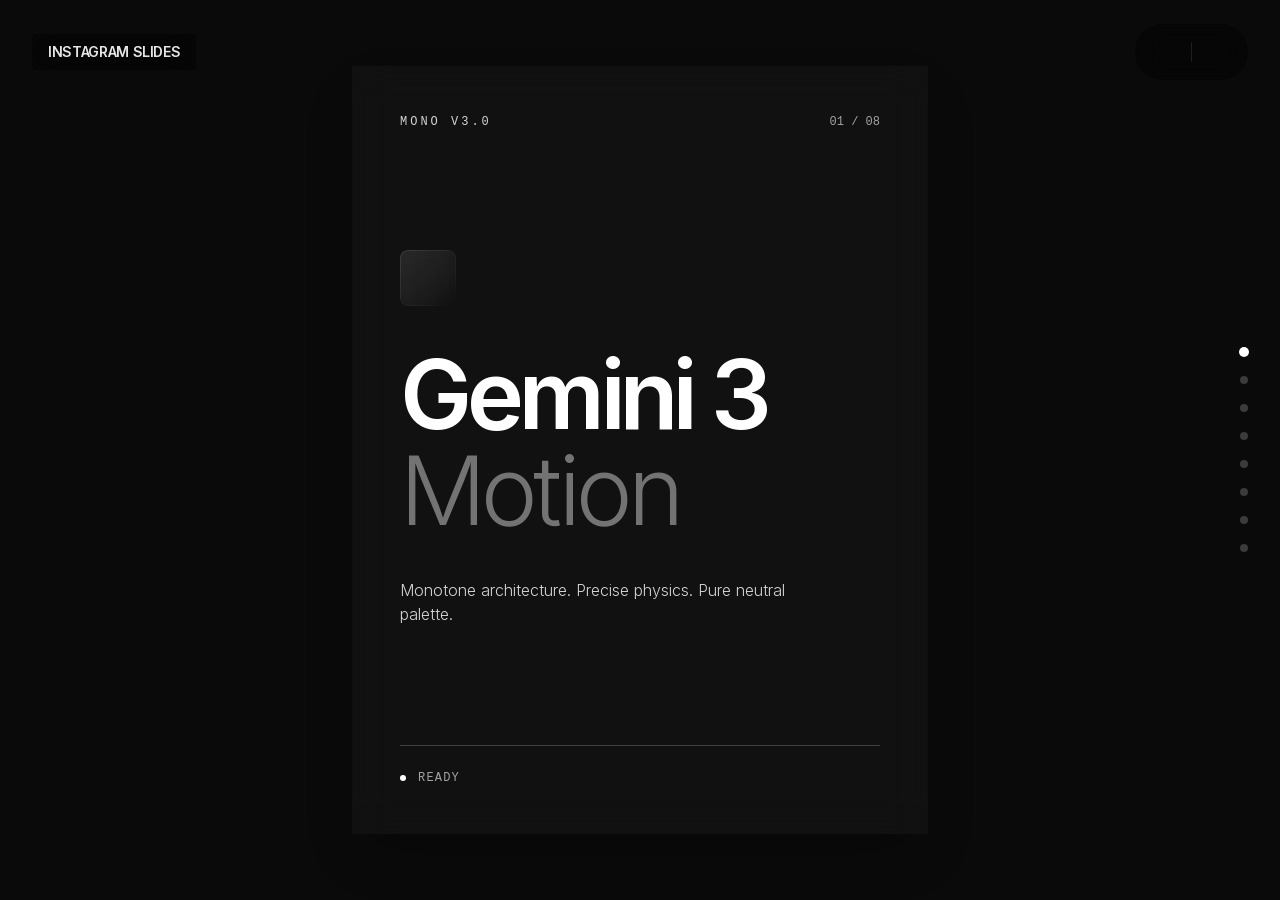
<file: artools_inicial/artools/assets/templates/animations-gemini/index.html>
<html lang="en"><head><meta charset="utf-8"/>
<meta content="width=device-width, initial-scale=1.0" name="viewport"/>
<title>Gemini 3 Animation Guide - Monotone V2</title>
<!-- Scripts -->
<script src="assets/resource_3fa48481346f.js"></script>
<script src="assets/iconify-icon_e19829e7f0e8.js"></script>
<link href="assets/css2_d532a689d235.css" rel="stylesheet"/>
<style>
/* Base Setup */
:root {
--bg-deep: #050505;
}
body {
font-family: 'Inter', sans-serif;
background-color: var(--bg-deep);
color: #e5e5e5;
scrollbar-width: none;
-ms-overflow-style: none;
}
body::-webkit-scrollbar {
display: none;
}
html {
scroll-behavior: smooth;
}
/* Animations */
@keyframes animationIn {
0% { opacity: 0; transform: translateY(30px); filter: blur(10px); }
100% { opacity: 1; transform: translateY(0); filter: blur(0px); }
}
@keyframes marquee {
0% { transform: translateX(0); }
100% { transform: translateX(-50%); }
}
.animate-marquee { animation: marquee 40s linear infinite; }
@keyframes shimmer {
from { transform: translateX(-100%) skewX(-15deg); }
to { transform: translateX(200%) skewX(-15deg); }
}
@keyframes textSlide {
0% { transform: translateY(110%); opacity: 0; }
100% { transform: translateY(0); opacity: 1; }
}
.text-clip-anim span {
display: inline-block;
animation: textSlide 0.9s cubic-bezier(0.16, 1, 0.3, 1) forwards;
opacity: 0;
}
/* Flashlight Effect */
.flashlight-card { background: rgba(255, 255, 255, 0.01); }
.flashlight-card::before {
content: "";
position: absolute;
inset: 0px;
background: radial-gradient(
800px circle at var(--mouse-x) var(--mouse-y),
rgba(255, 255, 255, 0.08),
transparent 40%
);
opacity: 0;
transition: opacity 0.5s;
pointer-events: none;
z-index: 2;
}
.flashlight-card:hover::before { opacity: 1; }
/* Utility */
.glass-panel {
background: rgba(23, 23, 23, 0.6);
backdrop-filter: blur(20px);
}
</style>
<link href="assets/css2_86e10c4bcbd4.css" id="all-fonts-link-font-geist" rel="stylesheet"/><style id="all-fonts-style-font-geist">.font-geist { font-family: 'Geist', sans-serif !important; }</style><link href="assets/css2_0fc20595ebff.css" id="all-fonts-link-font-roboto" rel="stylesheet"/><style id="all-fonts-style-font-roboto">.font-roboto { font-family: 'Roboto', sans-serif !important; }</style><link href="assets/css2_23afcbef9bdd.css" id="all-fonts-link-font-montserrat" rel="stylesheet"/><style id="all-fonts-style-font-montserrat">.font-montserrat { font-family: 'Montserrat', sans-serif !important; }</style><link href="assets/css2_82ced711bf49.css" id="all-fonts-link-font-poppins" rel="stylesheet"/><style id="all-fonts-style-font-poppins">.font-poppins { font-family: 'Poppins', sans-serif !important; }</style><link href="assets/css2_fa22aa91016e.css" id="all-fonts-link-font-playfair" rel="stylesheet"/><style id="all-fonts-style-font-playfair">.font-playfair { font-family: 'Playfair Display', serif !important; }</style><link href="assets/css2_2b2d87bc82d8.css" id="all-fonts-link-font-instrument-serif" rel="stylesheet"/><style id="all-fonts-style-font-instrument-serif">.font-instrument-serif { font-family: 'Instrument Serif', serif !important; }</style><link href="assets/css2_4fef849c83da.css" id="all-fonts-link-font-merriweather" rel="stylesheet"/><style id="all-fonts-style-font-merriweather">.font-merriweather { font-family: 'Merriweather', serif !important; }</style><link href="assets/css2_a7b22b336fe1.css" id="all-fonts-link-font-bricolage" rel="stylesheet"/><style id="all-fonts-style-font-bricolage">.font-bricolage { font-family: 'Bricolage Grotesque', sans-serif !important; }</style><link href="assets/css2_0b2072b66163.css" id="all-fonts-link-font-jakarta" rel="stylesheet"/><style id="all-fonts-style-font-jakarta">.font-jakarta { font-family: 'Plus Jakarta Sans', sans-serif !important; }</style><link href="assets/css2_9b8bf743d4a8.css" id="all-fonts-link-font-manrope" rel="stylesheet"/><style id="all-fonts-style-font-manrope">.font-manrope { font-family: 'Manrope', sans-serif !important; }</style><link href="assets/css2_8e191ef32247.css" id="all-fonts-link-font-space-grotesk" rel="stylesheet"/><style id="all-fonts-style-font-space-grotesk">.font-space-grotesk { font-family: 'Space Grotesk', sans-serif !important; }</style><link href="assets/css2_70fd47a02eed.css" id="all-fonts-link-font-work-sans" rel="stylesheet"/><style id="all-fonts-style-font-work-sans">.font-work-sans { font-family: 'Work Sans', sans-serif !important; }</style><link href="assets/css2_b52fc18295f8.css" id="all-fonts-link-font-pt-serif" rel="stylesheet"/><style id="all-fonts-style-font-pt-serif">.font-pt-serif { font-family: 'PT Serif', serif !important; }</style><link href="assets/css2_62759cd015bd.css" id="all-fonts-link-font-geist-mono" rel="stylesheet"/><style id="all-fonts-style-font-geist-mono">.font-geist-mono { font-family: 'Geist Mono', monospace !important; }</style><link href="assets/css2_f495c2faa2a6.css" id="all-fonts-link-font-space-mono" rel="stylesheet"/><style id="all-fonts-style-font-space-mono">.font-space-mono { font-family: 'Space Mono', monospace !important; }</style><link href="assets/css2_6f16cdd6fd9f.css" id="all-fonts-link-font-quicksand" rel="stylesheet"/><style id="all-fonts-style-font-quicksand">.font-quicksand { font-family: 'Quicksand', sans-serif !important; }</style><link href="assets/css2_94cb6f0c406a.css" id="all-fonts-link-font-nunito" rel="stylesheet"/><style id="all-fonts-style-font-nunito">.font-nunito { font-family: 'Nunito', sans-serif !important; }</style><style id="border-gradient-shared-style">
[style*="--border-gradient"]::before {
content: "";
position: absolute;
inset: 0;
padding: 1px;
border-radius: var(--border-radius-before, inherit);
-webkit-mask: linear-gradient(#fff 0 0) content-box,
linear-gradient(#fff 0 0);
-webkit-mask-composite: xor;
mask-composite: exclude;
background: var(--border-gradient);
pointer-events: none;
}</style> <style>
/* 3D Transform utilities */
</style>
<script>
// Configure Tailwind to include our custom 3D transform utilities
tailwind.config = {
theme: {
extend: {
// Add any custom theme extensions here if needed
}
},
plugins: [
function({ addUtilities }) {
const rotateXUtilities = {};
const rotateYUtilities = {};
const rotateZUtilities = {};
const rotateValues = [0, 5, 10, 15, 20, 30, 45, 75];
// Generate rotate-x utilities
rotateValues.forEach((value) => {
rotateXUtilities[`.rotate-x-${value}`] = {
'--tw-rotate-x': `${value}deg`,
transform: `
translate3d(var(--tw-translate-x, 0), var(--tw-translate-y, 0), var(--tw-translate-z, 0))
rotateX(var(--tw-rotate-x, 0))
rotateY(var(--tw-rotate-y, 0))
rotateZ(var(--tw-rotate-z, 0))
skewX(var(--tw-skew-x, 0))
skewY(var(--tw-skew-y, 0))
scaleX(var(--tw-scale-x, 1))
scaleY(var(--tw-scale-y, 1))
`.replace(/\\s+/g, ' ').trim(),
};
if (value !== 0) {
rotateXUtilities[`.-rotate-x-${value}`] = {
'--tw-rotate-x': `-${value}deg`,
transform: `
translate3d(var(--tw-translate-x, 0), var(--tw-translate-y, 0), var(--tw-translate-z, 0))
rotateX(var(--tw-rotate-x, 0))
rotateY(var(--tw-rotate-y, 0))
rotateZ(var(--tw-rotate-z, 0))
skewX(var(--tw-skew-x, 0))
skewY(var(--tw-skew-y, 0))
scaleX(var(--tw-scale-x, 1))
scaleY(var(--tw-scale-y, 1))
`.replace(/\\s+/g, ' ').trim(),
};
}
});
// Generate rotate-y utilities
rotateValues.forEach((value) => {
rotateYUtilities[`.rotate-y-${value}`] = {
'--tw-rotate-y': `${value}deg`,
transform: `
translate3d(var(--tw-translate-x, 0), var(--tw-translate-y, 0), var(--tw-translate-z, 0))
rotateX(var(--tw-rotate-x, 0))
rotateY(var(--tw-rotate-y, 0))
rotateZ(var(--tw-rotate-z, 0))
skewX(var(--tw-skew-x, 0))
skewY(var(--tw-skew-y, 0))
scaleX(var(--tw-scale-x, 1))
scaleY(var(--tw-scale-y, 1))
`.replace(/\\s+/g, ' ').trim(),
};
if (value !== 0) {
rotateYUtilities[`.-rotate-y-${value}`] = {
'--tw-rotate-y': `-${value}deg`,
transform: `
translate3d(var(--tw-translate-x, 0), var(--tw-translate-y, 0), var(--tw-translate-z, 0))
rotateX(var(--tw-rotate-x, 0))
rotateY(var(--tw-rotate-y, 0))
rotateZ(var(--tw-rotate-z, 0))
skewX(var(--tw-skew-x, 0))
skewY(var(--tw-skew-y, 0))
scaleX(var(--tw-scale-x, 1))
scaleY(var(--tw-scale-y, 1))
`.replace(/\\s+/g, ' ').trim(),
};
}
});
// Generate rotate-z utilities
rotateValues.forEach((value) => {
rotateZUtilities[`.rotate-z-${value}`] = {
'--tw-rotate-z': `${value}deg`,
transform: `
translate3d(var(--tw-translate-x, 0), var(--tw-translate-y, 0), var(--tw-translate-z, 0))
rotateX(var(--tw-rotate-x, 0))
rotateY(var(--tw-rotate-y, 0))
rotateZ(var(--tw-rotate-z, 0))
skewX(var(--tw-skew-x, 0))
skewY(var(--tw-skew-y, 0))
scaleX(var(--tw-scale-x, 1))
scaleY(var(--tw-scale-y, 1))
`.replace(/\\s+/g, ' ').trim(),
};
if (value !== 0) {
rotateZUtilities[`.-rotate-z-${value}`] = {
'--tw-rotate-z': `-${value}deg`,
transform: `
translate3d(var(--tw-translate-x, 0), var(--tw-translate-y, 0), var(--tw-translate-z, 0))
rotateX(var(--tw-rotate-x, 0))
rotateY(var(--tw-rotate-y, 0))
rotateZ(var(--tw-rotate-z, 0))
skewX(var(--tw-skew-x, 0))
skewY(var(--tw-skew-y, 0))
scaleX(var(--tw-scale-x, 1))
scaleY(var(--tw-scale-y, 1))
`.replace(/\\s+/g, ' ').trim(),
};
}
});
// Perspective utilities
const perspectiveUtilities = {
".perspective-none": { perspective: "none" },
".perspective-dramatic": { perspective: "100px" },
".perspective-near": { perspective: "300px" },
".perspective-normal": { perspective: "500px" },
".perspective-midrange": { perspective: "800px" },
".perspective-distant": { perspective: "1200px" },
};
// Transform style utilities
const transformStyleUtilities = {
".transform-style-preserve-3d": { "transform-style": "preserve-3d" },
".transform-style-flat": { "transform-style": "flat" },
};
addUtilities({
...rotateXUtilities,
...rotateYUtilities,
...rotateZUtilities,
...perspectiveUtilities,
...transformStyleUtilities,
});
}
]
};
</script></head>
<body class="antialiased selection:bg-white/20 selection:text-white relative bg-neutral-950 overflow-hidden">
<!-- Fixed Header -->
<header class="fixed top-0 left-0 right-0 z-[60] px-4 md:px-8 py-4 md:py-6 flex justify-between items-center pointer-events-none">
<div class="pointer-events-auto">
<h1 class="text-xs md:text-sm font-semibold tracking-tight text-white uppercase opacity-90 backdrop-blur-md px-3 md:px-4 py-2 rounded-none bg-black/40">
                Instagram Slides
            </h1>
</div>
<div class="pointer-events-auto flex items-center gap-2 backdrop-blur-md p-2 rounded-full bg-black/40">
<button class="w-8 h-8 md:w-10 md:h-10 flex items-center justify-center rounded-full hover:bg-white/10 transition-colors text-white/70 hover:text-white" onclick="navigateSlide(-1)">
<iconify-icon class="md:w-6 md:h-6" icon="solar:alt-arrow-up-bold-duotone" width="20"></iconify-icon>
</button>
<div class="w-[1px] h-4 md:h-5 bg-white/10"></div>
<button class="w-8 h-8 md:w-10 md:h-10 flex items-center justify-center rounded-full hover:bg-white/10 transition-colors text-white/70 hover:text-white" onclick="navigateSlide(1)">
<iconify-icon class="md:w-6 md:h-6" icon="solar:alt-arrow-down-bold-duotone" width="20"></iconify-icon>
</button>
</div>
</header>
<!-- Navigation Dots (Hidden on Mobile) -->
<div class="fixed right-8 top-1/2 -translate-y-1/2 z-[60] hidden md:flex flex-col gap-5" id="nav-dots">
<a aria-label="Go to slide 1" class="nav-dot w-2 h-2 rounded-full hover:bg-white transition-all duration-300" href="#section-1"></a>
<a aria-label="Go to slide 2" class="nav-dot w-2 h-2 rounded-full hover:bg-white transition-all duration-300" href="#section-2"></a>
<a aria-label="Go to slide 3" class="nav-dot w-2 h-2 rounded-full hover:bg-white transition-all duration-300" href="#section-3"></a>
<a aria-label="Go to slide 4" class="nav-dot w-2 h-2 rounded-full hover:bg-white transition-all duration-300" href="#section-4"></a>
<a aria-label="Go to slide 5" class="nav-dot w-2 h-2 rounded-full hover:bg-white transition-all duration-300" href="#section-5"></a>
<a aria-label="Go to slide 6" class="nav-dot w-2 h-2 rounded-full hover:bg-white transition-all duration-300" href="#section-6"></a>
<a aria-label="Go to slide 7" class="nav-dot w-2 h-2 rounded-full hover:bg-white transition-all duration-300" href="#section-7"></a>
<a aria-label="Go to slide 8" class="nav-dot w-2 h-2 rounded-full hover:bg-white transition-all duration-300" href="#section-8"></a>
</div>
<!-- Scroll Container -->
<main class="overflow-y-scroll snap-y snap-mandatory scroll-smooth w-full h-screen relative" id="main-scroll">
<!-- Slide 1: Cover -->
<section class="snap-start shrink-0 flex w-full h-screen pt-0 pr-0 pb-0 pl-0 relative items-center justify-center" data-index="0" id="section-1">
<div class="h-full md:h-auto md:aspect-[3/4] glass-panel overflow-hidden flex flex-col group bg-center w-full max-w-none md:max-w-xl bg-cover rounded-none pt-20 md:pt-12 pr-6 md:pr-12 pb-12 pl-6 md:pl-12 relative shadow-2xl justify-between bg-[url(https://hoirqrkdgbmvpwutwuwj.supabase.co/storage/v1/object/public/assets/assets/53970266-f8db-425c-8883-5535f3e41c4d_1600w.webp)]" style="transition: outline 0.1s ease-in-out;">
<div class="flex justify-between items-center opacity-70 animate-on-scroll [animation:animationIn_0.8s_ease-out_0.1s_both] animate">
<span class="text-xs uppercase tracking-[0.25em] font-mono text-neutral-300">Mono V3.0</span>
<span class="text-xs font-mono text-neutral-400">01 / 08</span>
</div>
<div class="relative z-10 space-y-6 md:space-y-10">
<div class="flex animate-on-scroll [animation:animationIn_0.8s_ease-out_0.2s_both] animate bg-gradient-to-br from-white/10 to-white/0 w-12 h-12 md:w-14 md:h-14 rounded-lg mb-4 md:mb-6 backdrop-blur-md items-center justify-center" style="position: relative; --border-gradient: linear-gradient(135deg, rgba(255, 255, 255, 0.1), rgba(255, 255, 255, 0)); --border-radius-before: 8px">
<!-- Solar Icon -->
<iconify-icon class="text-2xl md:text-3xl text-white" icon="solar:stars-minimalistic-bold-duotone"></iconify-icon>
</div>
<h1 class="leading-[0.9] animate-on-scroll [animation:animationIn_0.8s_ease-out_0.3s_both] animate text-6xl md:text-8xl font-semibold text-white tracking-tighter">
          Gemini 3<br/>
<span class="font-light text-neutral-500">Motion</span>
</h1>
<p class="leading-relaxed animate-on-scroll [animation:animationIn_0.8s_ease-out_0.4s_both] animate text-sm md:text-base font-light text-neutral-300 max-w-[90%]">
          Monotone architecture. Precise physics. Pure neutral palette.
        </p>
</div>
<div class="space-y-6 animate-on-scroll [animation:animationIn_0.8s_ease-out_0.6s_both] animate">
<div class="h-[1px] w-full bg-white/20"></div>
<div class="flex justify-between items-end">
<div class="flex items-center gap-3 text-xs text-neutral-400 font-mono uppercase tracking-widest">
<span class="w-1.5 h-1.5 bg-white rounded-full animate-pulse"></span>
            Ready
          </div>
<iconify-icon class="text-2xl text-white animate-bounce" icon="solar:arrow-down-bold-duotone"></iconify-icon>
</div>
</div>
</div>
</section>
<!-- Slide 2: Intro -->
<section class="snap-start shrink-0 flex w-full h-screen pt-0 pr-0 pb-0 pl-0 relative items-center justify-center" data-index="1" id="section-2">
<div class="h-full md:h-auto md:aspect-[3/4] glass-panel overflow-hidden flex flex-col bg-center w-full bg-[url(https://hoirqrkdgbmvpwutwuwj.supabase.co/storage/v1/object/public/assets/assets/d1e715c0-e250-4e7f-a4f5-433e96d81f31_1600w.webp)] max-w-none md:max-w-xl bg-cover rounded-none pt-20 md:pt-12 pr-6 md:pr-12 pb-12 pl-6 md:pl-12 relative">
<span class="text-xs uppercase tracking-[0.25em] font-mono text-neutral-400 mb-6 md:mb-10 block animate-on-scroll [animation:animationIn_0.8s_ease-out_0.1s_both]">02 — Intro</span>
<h2 class="animate-on-scroll [animation:animationIn_0.8s_ease-out_0.2s_both] text-4xl md:text-6xl font-medium text-white tracking-tight mb-4 md:mb-6">
        Enhance with<br/><span class="text-neutral-500">Motion</span></h2>
<p class="text-sm md:text-base text-neutral-400 mb-8 md:mb-12 leading-relaxed max-w-md animate-on-scroll [animation:animationIn_0.8s_ease-out_0.3s_both]">
        Structure: Hero intro, hover interactions, reveal.
      </p>
<div class="flex-1 bg-neutral-900/60 rounded-none p-4 md:p-6 relative overflow-hidden group animate-on-scroll [animation:animationIn_0.8s_ease-out_0.4s_both]">
<div class="bg-center bg-gradient-to-br from-black/10 to-black/0 opacity-100 absolute top-0 right-0 bottom-0 left-0 backdrop-blur-lg">
</div>
<div class="z-10 mt-2 relative space-y-4">
<div class="animate-on-scroll [animation:animationIn_0.8s_ease-out_0.5s_both] bg-gradient-to-br from-white/10 to-white/0 w-2/3 h-8 rounded-none backdrop-blur">
</div>
<div class="animate-on-scroll [animation:animationIn_0.8s_ease-out_0.6s_both] bg-gradient-to-br from-white/10 to-white/0 w-full h-16 md:h-24 rounded-none backdrop-blur">
</div>
<div class="flex gap-3">
<div class="animate-on-scroll [animation:animationIn_0.8s_ease-out_0.7s_both] bg-gradient-to-br from-white/10 to-white/0 w-1/2 h-16 md:h-20 rounded-none backdrop-blur">
</div>
<div class="animate-on-scroll [animation:animationIn_0.8s_ease-out_0.8s_both] bg-gradient-to-br from-white/10 to-white/0 w-1/2 h-16 md:h-20 rounded-none backdrop-blur">
</div>
</div>
</div>
<div class="absolute bottom-6 left-6 right-6 bg-black/80 backdrop-blur-md p-4 rounded-none animate-on-scroll [animation:animationIn_0.8s_ease-out_1s_both]">
<p class="leading-tight text-xs md:text-base text-neutral-300 font-mono">
            "Animate when in view: fade in, slide in, blur in..."
          </p>
</div>
</div>
</div>
</section>
<!-- Slide 3: Buttons -->
<section class="snap-start shrink-0 flex w-full h-screen pt-0 pr-0 pb-0 pl-0 relative items-center justify-center" data-index="2" id="section-3">
<div class="h-full md:h-auto md:aspect-[3/4] glass-panel overflow-hidden flex flex-col bg-center w-full bg-[url(https://hoirqrkdgbmvpwutwuwj.supabase.co/storage/v1/object/public/assets/assets/6ea6d66c-a7a6-4548-9b3f-680a206078c3_1600w.webp)] max-w-none md:max-w-xl bg-cover rounded-none pt-20 md:pt-12 pr-6 md:pr-12 pb-12 pl-6 md:pl-12 relative items-center justify-center">
<div class="absolute top-20 md:top-12 left-6 md:left-12 right-6 md:right-12">
<span class="text-xs uppercase tracking-[0.25em] font-mono text-neutral-400">03 — Buttons</span>
<h2 class="text-4xl md:text-5xl font-medium text-white tracking-tight mt-4">Beam Animation</h2>
</div>
<div class="group animate-on-scroll [animation:animationIn_0.8s_ease-out_0.3s_both] mt-20 md:mt-80 relative scale-110 md:scale-125">
<div class="-inset-2 group-hover:opacity-100 transition duration-500 bg-neutral-600/30 opacity-0 rounded-full absolute blur-xl">
</div>
<!-- Shimmer Beam Animation Layer -->
<div class="absolute -inset-[1px] rounded-full overflow-hidden opacity-0 group-hover:opacity-100 transition duration-500 pointer-events-none">
<div class="absolute top-1/2 left-1/2 -translate-x-1/2 -translate-y-1/2 w-[300%] h-[300%] bg-[conic-gradient(from_0deg,transparent_0_340deg,white_360deg)] animate-[spin_2s_linear_infinite]"></div>
</div>
<button class="group relative z-10 flex items-center justify-center overflow-hidden rounded-full p-[1px] leading-none">
<span class="absolute inset-[-1000%] animate-[spin_2s_linear_infinite] bg-[conic-gradient(from_0deg,transparent_0_340deg,white_360deg)]"></span>
<span class="relative flex h-full w-full items-center rounded-full bg-black pt-4 pr-10 pb-4 pl-10 ring-1 ring-white/10">
<span class="absolute inset-0 overflow-hidden rounded-full">
<span class="absolute top-0 left-0 h-full w-full -skew-x-12 bg-gradient-to-r from-transparent via-white/20 to-transparent opacity-0 group-hover:animate-[shimmer_1.5s_infinite] group-hover:opacity-100"></span>
</span>
<span class="relative z-10 flex items-center">
<span class="text-lg font-medium tracking-wide text-white">Get Access</span>
</span>
<span class="relative z-10 ml-4 flex items-center text-neutral-500 transition duration-200 group-hover:translate-x-1 group-hover:text-white">
<iconify-icon class="text-2xl" icon="solar:arrow-right-bold-duotone"></iconify-icon>
</span>
</span>
</button>
</div>
<div class="mt-20 p-6 border-l-2 border-white/20 rounded-none w-full animate-on-scroll [animation:animationIn_0.8s_ease-out_0.5s_both]">
<p class="leading-relaxed text-sm md:text-base text-neutral-400 font-mono">
<span class="text-white">Prompt:</span> "Add a 1px shimmer beam animation around the pill-shaped button on
          hover."
        </p>
</div>
</div>
</section>
<!-- Slide 4: Typography -->
<section class="h-screen w-full snap-start shrink-0 flex items-center justify-center relative p-0" data-index="3" id="section-4">
<div class="h-full md:h-auto md:aspect-[3/4] glass-panel overflow-hidden flex flex-col bg-neutral-900/50 w-full max-w-none md:max-w-xl rounded-none pt-20 md:pt-12 pr-6 md:pr-12 pb-12 pl-6 md:pl-12 relative justify-center">
<span class="absolute top-20 md:top-12 left-6 md:left-12 text-xs uppercase tracking-[0.25em] font-mono text-neutral-500 animate-on-scroll [animation:animationIn_0.8s_ease-out_0.1s_both]">04 — Typography</span>
<div class="space-y-1">
<div class="flex animate-on-scroll [animation:animationIn_0.8s_ease-out_0.2s_both]">
<h2 class="text-5xl md:text-7xl font-semibold text-white tracking-tighter" style="animation-delay: 0s">Clip-path</h2>
</div>
<div class="flex animate-on-scroll [animation:animationIn_0.8s_ease-out_0.3s_both]">
<h2 class="text-5xl md:text-7xl font-semibold text-neutral-600 tracking-tighter" style="animation-delay: 0.1s">Typography</h2>
</div>
<div class="flex animate-on-scroll [animation:animationIn_0.8s_ease-out_0.4s_both]">
<h2 class="text-5xl md:text-7xl font-semibold text-neutral-800 tracking-tighter" style="animation-delay: 0.2s">Animation</h2>
</div>
</div>
<div class="animate-on-scroll [animation:animationIn_0.8s_ease-out_0.6s_both] text-sm md:text-base font-light text-neutral-500 border-neutral-800 border-l-2 mt-16 pl-6">
        "Add a vertical text clip slide down animation letter by letter"
      </div>
</div>
</section>
<!-- Slide 5: Logos -->
<section class="snap-start shrink-0 flex w-full h-screen pt-0 pr-0 pb-0 pl-0 relative items-center justify-center" data-index="4" id="section-5">
<div class="h-full md:h-auto md:aspect-[3/4] glass-panel overflow-hidden flex flex-col w-full max-w-none md:max-w-xl rounded-none p-0 relative justify-center bg-neutral-900/40">
<div class="p-6 md:p-12 pb-0">
<span class="text-xs uppercase tracking-[0.25em] font-mono text-neutral-500 animate-on-scroll [animation:animationIn_0.8s_ease-out_0.1s_both]">05 — Social Proof</span>
<h2 class="text-4xl md:text-5xl font-medium tracking-tight mt-4 mb-8 md:mb-16 text-white animate-on-scroll [animation:animationIn_0.8s_ease-out_0.2s_both]">
          Infinite Loop</h2>
</div>
<div class="relative w-full py-12 md:py-16 border-y border-white/5 bg-black/40 animate-on-scroll [animation:animationIn_0.8s_ease-out_0.4s_both]">
<div class="absolute left-0 top-0 bottom-0 w-12 md:w-24 z-10 bg-gradient-to-r from-[#0d0d0d] to-transparent"></div>
<div class="absolute right-0 top-0 bottom-0 w-12 md:w-24 z-10 bg-gradient-to-l from-[#0d0d0d] to-transparent"></div>
<div class="flex overflow-hidden w-full">
<div class="flex animate-marquee whitespace-nowrap gap-8 md:gap-16 items-center">
<!-- Brand icons -->
<iconify-icon class="text-2xl md:text-3xl text-neutral-400" icon="simple-icons:nvidia"></iconify-icon>
<iconify-icon class="text-2xl md:text-3xl text-neutral-400" icon="simple-icons:linear"></iconify-icon>
<iconify-icon class="text-2xl md:text-3xl text-neutral-400" icon="simple-icons:vercel"></iconify-icon>
<iconify-icon class="text-2xl md:text-3xl text-neutral-400" icon="simple-icons:apple"></iconify-icon>
<iconify-icon class="text-4xl md:text-5xl text-neutral-400" icon="simple-icons:stripe"></iconify-icon>
<iconify-icon class="text-4xl md:text-5xl text-neutral-400" icon="simple-icons:spacex"></iconify-icon>
<iconify-icon class="text-2xl md:text-3xl text-neutral-400" icon="simple-icons:nvidia"></iconify-icon>
<iconify-icon class="text-2xl md:text-3xl text-neutral-400" icon="simple-icons:linear"></iconify-icon>
<iconify-icon class="text-2xl md:text-3xl text-neutral-400" icon="simple-icons:vercel"></iconify-icon>
<iconify-icon class="text-2xl md:text-3xl text-neutral-400" icon="simple-icons:apple"></iconify-icon>
<iconify-icon class="text-4xl md:text-5xl text-neutral-400" icon="simple-icons:stripe"></iconify-icon>
<iconify-icon class="text-4xl md:text-5xl text-neutral-400" icon="simple-icons:spacex"></iconify-icon>
</div>
</div>
</div>
<div class="pt-8 pr-6 md:pr-12 pb-12 pl-6 md:pl-12">
<p class="animate-on-scroll [animation:animationIn_0.8s_ease-out_0.6s_both] text-sm md:text-base text-neutral-400 font-mono">
          "Add a marquis infinite loop slow animation using alpha mask"
        </p>
</div>
</div>
</section>
<!-- Slide 6: Switching -->
<section class="h-screen w-full snap-start shrink-0 flex items-center justify-center relative p-0" data-index="5" id="section-6">
<div class="h-full md:h-auto md:aspect-[3/4] glass-panel overflow-hidden flex flex-col bg-center w-full bg-[url(https://hoirqrkdgbmvpwutwuwj.supabase.co/storage/v1/object/public/assets/assets/47ccf769-0cb4-4a95-804e-cc919fd6d449_1600w.webp)] max-w-none md:max-w-xl bg-cover rounded-none pt-20 md:pt-12 pr-6 md:pr-12 pb-12 pl-6 md:pl-12 relative items-center justify-center">
<span class="absolute top-20 md:top-12 left-6 md:left-12 text-xs uppercase tracking-[0.25em] font-mono text-neutral-500 animate-on-scroll [animation:animationIn_0.8s_ease-out_0.1s_both]">06 — Switching</span>
<div class="flex animate-on-scroll [animation:animationIn_0.8s_ease-out_0.3s_both] w-full h-80 relative perspective-1000 items-center justify-center">
<div class="absolute w-[80%] h-[80%] bg-neutral-800/80 backdrop-blur rounded-none -translate-y-6 scale-95 opacity-40">
</div>
<div class="flex flex-col transition-all duration-500 hover:scale-[1.02] z-10 bg-stone-950 w-[85%] h-[85%] ring-white/10 ring-1 rounded-none pt-8 pr-8 pb-8 pl-8 absolute shadow-2xl">
<div class="flex bg-gradient-to-br from-white/10 to-white/0 w-12 h-12 rounded-none mb-6 items-center justify-center">
<iconify-icon class="text-2xl text-white" icon="solar:database-bold-duotone"></iconify-icon>
</div>
<div class="bg-gradient-to-br from-white/10 to-white/0 w-16 h-3 rounded-sm mb-6"></div>
<div class="bg-gradient-to-br from-white/10 to-white/0 w-full h-3 rounded-sm mb-3"></div>
<div class="bg-gradient-to-br from-white/10 to-white/0 w-2/3 h-3 rounded-sm"></div>
</div>
<div class="absolute -bottom-12 flex gap-6">
<button class="flex hover:bg-white hover:text-black transition-colors text-neutral-400 bg-neutral-900 w-12 h-12 rounded-full items-center justify-center" style="position: relative; --border-gradient: linear-gradient(135deg, rgba(255, 255, 255, 0.1), rgba(255, 255, 255, 0)); --border-radius-before: 9999px">
<iconify-icon class="text-xl" icon="solar:arrow-left-bold-duotone"></iconify-icon>
</button>
<button class="flex hover:bg-white hover:text-black transition-colors text-neutral-400 bg-neutral-900 w-12 h-12 rounded-full items-center justify-center" style="position: relative; --border-gradient: linear-gradient(135deg, rgba(255, 255, 255, 0.1), rgba(255, 255, 255, 0)); --border-radius-before: 9999px">
<iconify-icon class="text-xl" icon="solar:arrow-right-bold-duotone"></iconify-icon>
</button>
</div>
</div>
<div class="mt-24 pt-8 pr-6 md:pr-12 pb-12 pl-6 md:pl-12">
<p class="animate-on-scroll [animation:animationIn_0.8s_ease-out_0.6s_both] text-sm md:text-base text-neutral-400 font-mono">"Animate the cards to rotate between 3 cards in a loop. Add prev/next arrows to switch between cards."</p>
</div></div>
</section>
<!-- Slide 7: Interaction -->
<section class="h-screen w-full snap-start shrink-0 flex items-center justify-center relative p-0" data-index="6" id="section-7">
<div class="h-full md:h-auto md:aspect-[3/4] glass-panel overflow-hidden flex flex-col bg-center w-full bg-[url(https://hoirqrkdgbmvpwutwuwj.supabase.co/storage/v1/object/public/assets/assets/7b8e6a1f-44f9-49ef-a26c-bf0d87724acf_1600w.webp)] max-w-none md:max-w-xl bg-cover rounded-none pt-20 md:pt-12 pr-6 md:pr-12 pb-12 pl-6 md:pl-12 relative justify-center">
<span class="absolute top-20 md:top-12 left-6 md:left-12 text-xs uppercase tracking-[0.25em] font-mono text-neutral-500 animate-on-scroll [animation:animationIn_0.8s_ease-out_0.1s_both]">07 — Interaction</span>
<h2 class="text-4xl md:text-5xl font-medium tracking-tight mb-8 md:mb-12 text-white animate-on-scroll [animation:animationIn_0.8s_ease-out_0.2s_both]">
        Flashlight Reveal</h2>
<div class="grid grid-cols-2 gap-x-4 md:gap-x-6 gap-y-4 md:gap-y-6">
<div class="flashlight-card relative aspect-square border-0 bg-neutral-900/60 ring-1 ring-white/5 rounded-none p-4 md:p-6 flex flex-col justify-end group overflow-hidden animate-on-scroll [animation:animationIn_0.8s_ease-out_0.4s_both]" onmousemove="const rect = this.getBoundingClientRect(); this.style.setProperty('--mouse-x', `${event.clientX - rect.left}px`); this.style.setProperty('--mouse-y', `${event.clientY - rect.top}px`);">
<iconify-icon class="text-3xl md:text-5xl text-neutral-500 mb-2 md:mb-4 group-hover:text-white transition-colors duration-500" icon="solar:layers-minimalistic-bold-duotone"></iconify-icon>
<div class="text-xs md:text-sm text-neutral-400 font-medium tracking-wide">Hover Me</div>
</div>
<div class="flashlight-card aspect-square flex flex-col group overflow-hidden animate-on-scroll [animation:animationIn_0.8s_ease-out_0.6s_both] bg-neutral-900/60 border-0 ring-white/5 ring-1 rounded-none p-4 md:p-6 relative backdrop-blur justify-end" onmousemove="const rect = this.getBoundingClientRect(); this.style.setProperty('--mouse-x', `${event.clientX - rect.left}px`); this.style.setProperty('--mouse-y', `${event.clientY - rect.top}px`);" style="--mouse-x: 106.5px; --mouse-y: 219px;">
<iconify-icon class="text-3xl md:text-5xl text-neutral-500 mb-2 md:mb-4 group-hover:text-white transition-colors duration-500" icon="solar:cpu-bold-duotone"></iconify-icon>
<div class="text-xs md:text-sm text-neutral-400 font-medium tracking-wide">Trace Border</div>
</div>
</div>
<div class="mt-8 md:mt-10 text-xs text-neutral-500 font-mono animate-on-scroll [animation:animationIn_0.8s_ease-out_0.8s_both]">
        "Add a subtle flashlight effect on hover/mouse position to background."
      </div>
</div>
</section>
<!-- Slide 8: End -->
<section class="h-screen w-full snap-start shrink-0 flex items-center justify-center relative p-0" data-index="7" id="section-8">
<div class="h-full md:h-auto md:aspect-[3/4] glass-panel overflow-hidden flex flex-col bg-center w-full bg-[url(https://hoirqrkdgbmvpwutwuwj.supabase.co/storage/v1/object/public/assets/assets/67df17f7-9681-4bd3-927b-ac569042a884_1600w.webp)] max-w-none md:max-w-xl bg-cover rounded-none pt-0 pr-0 pb-0 pl-0 relative justify-between">
<div class="p-6 md:p-12 pt-20 md:pt-12">
<span class="text-xs uppercase tracking-[0.25em] font-mono text-neutral-500 animate-on-scroll [animation:animationIn_0.8s_ease-out_0.1s_both]">08 — End</span>
<h1 class="animate-on-scroll [animation:animationIn_0.8s_ease-out_0.2s_both] text-5xl md:text-7xl font-medium text-white tracking-tighter mt-6 mb-4">
          Build Better<br/>Interfaces.</h1>
</div>
<div class="overflow-hidden mask-image-gradient animate-on-scroll [animation:animationIn_0.8s_ease-out_0.4s_both] h-48 md:h-56 z-10 relative" style="mask-image: linear-gradient(180deg, transparent, black 20%, black 95%, transparent); -webkit-mask-image: linear-gradient(180deg, transparent, black 20%, black 95%, transparent);">
<div class="space-y-4 p-6 md:p-8 opacity-60 grayscale hover:grayscale-0 transition-all duration-700">
<div class="bg-gradient-to-br from-black/0 via-black/10 to-black/0 ring-white/5 ring-1 rounded-none px-4 py-4 md:px-6 md:py-6 backdrop-blur-sm">
<p class="text-sm md:text-base text-neutral-300">"The beam effect is subtle but changes everything."</p>
</div>
<div class="bg-gradient-to-br from-black/0 via-black/10 to-black/0 ring-white/5 ring-1 rounded-none ml-4 md:ml-8 px-4 py-4 md:px-6 md:py-6 backdrop-blur-sm">
<p class="text-sm md:text-base text-neutral-300">"Gemini 3 understands motion physics."</p>
</div>
<div class="bg-gradient-to-br from-black/0 via-black/10 to-black/0 rounded-none ring-white/5 ring-1 px-4 py-4 md:px-6 md:py-6 backdrop-blur-sm">
<p class="text-xs md:text-sm text-neutral-300">"Cleanest implementation of glassmorphism."</p>
</div>
</div>
</div>
<div class="animate-on-scroll [animation:animationIn_0.8s_ease-out_0.6s_both] bg-gradient-to-t from-black/90 to-transparent p-6 md:p-12 pb-12">
<button class="w-full group relative flex items-center justify-center gap-3 bg-white text-black py-4 md:py-5 rounded-none overflow-hidden hover:bg-neutral-200 transition-colors">
<span class="text-xs md:text-sm font-bold uppercase tracking-widest z-10">Follow @mengto</span>
<iconify-icon class="text-xl md:text-2xl z-10 group-hover:translate-x-1 group-hover:-translate-y-1 transition-transform" icon="solar:arrow-right-up-bold-duotone"></iconify-icon>
</button>
</div>
</div>
</section>
</main>
<script>
        // Existing Animation Observer
        (function () {
            const style = document.createElement("style");
            style.textContent = `
            .animate-on-scroll { animation-play-state: paused !important; }
            .animate-on-scroll.animate { animation-play-state: running !important; }
            `;
            document.head.appendChild(style);

            const once = true;

            if (!window.__inViewIO) {
            window.__inViewIO = new IntersectionObserver((entries) => {
                entries.forEach((entry) => {
                if (entry.isIntersecting) {
                    entry.target.classList.add("animate");
                    if (once) window.__inViewIO.unobserve(entry.target);
                }
                });
            }, { threshold: 0.2 });
            }

            window.initInViewAnimations = function (selector = ".animate-on-scroll") {
            document.querySelectorAll(selector).forEach((el) => {
                window.__inViewIO.observe(el);
            });
            };

            document.addEventListener("DOMContentLoaded", () => initInViewAnimations());
        })();

        // Navigation Logic
        const sections = document.querySelectorAll('section');
        const dots = document.querySelectorAll('.nav-dot');
        const scroller = document.getElementById('main-scroll');
        let currentSectionIndex = 0;

        // Update Active Dot based on scroll
        const navObserver = new IntersectionObserver((entries) => {
            entries.forEach(entry => {
                if (entry.isIntersecting) {
                    const index = parseInt(entry.target.getAttribute('data-index'));
                    currentSectionIndex = index;
                    
                    // Update dots
                    dots.forEach(d => {
                        d.classList.remove('bg-white', 'scale-125');
                        d.classList.add('bg-white/20');
                    });
                    
                    // Highlight current dot
                    if(dots[index]) {
                        dots[index].classList.remove('bg-white/20');
                        dots[index].classList.add('bg-white', 'scale-125');
                    }
                }
            });
        }, { threshold: 0.5 });

        sections.forEach(section => navObserver.observe(section));

        // Arrow Navigation
        window.navigateSlide = function(direction) {
            let nextIndex = currentSectionIndex + direction;
            
            // Clamp
            if (nextIndex < 0) nextIndex = 0;
            if (nextIndex >= sections.length) nextIndex = sections.length - 1;
            
            // Scroll
            const target = sections[nextIndex];
            if(target) {
                target.scrollIntoView({ behavior: 'smooth' });
            }
        }
    </script>
<script data-img-fallback-handler="">!function(){var f=["https://hoirqrkdgbmvpwutwuwj.supabase.co/storage/v1/object/public/assets/assets/917d6f93-fb36-439a-8c48-884b67b35381_1600w.jpg","https://hoirqrkdgbmvpwutwuwj.supabase.co/storage/v1/object/public/assets/assets/4734259a-bad7-422f-981e-ce01e79184f2_1600w.jpg","https://hoirqrkdgbmvpwutwuwj.supabase.co/storage/v1/object/public/assets/assets/c543a9e1-f226-4ced-80b0-feb8445a75b9_1600w.jpg","https://hoirqrkdgbmvpwutwuwj.supabase.co/storage/v1/object/public/assets/assets/5bab247f-35d9-400d-a82b-fd87cfe913d2_1600w.webp","https://hoirqrkdgbmvpwutwuwj.supabase.co/storage/v1/object/public/assets/assets/30104e3c-5eea-4b93-93e9-5313698a7156_1600w.webp"],h=new Set;function g(s){for(var x=0,i=0;i<s.length;i++)x=(x<<5)-x+s.charCodeAt(i)|0;return f[Math.abs(x)%f.length]}function r(t){var s=t.src;if(s&&!h.has(s)){h.add(s);t.src=g(s)}}window.addEventListener("error",function(e){var t=e.target;if(t&&t.tagName==="IMG")r(t)},!0);function c(){document.querySelectorAll("img").forEach(function(i){if(i.complete&&!i.naturalWidth&&i.src)r(i)})}if(document.readyState==="loading")document.addEventListener("DOMContentLoaded",c);else c()}()</script></body></html>
</file>
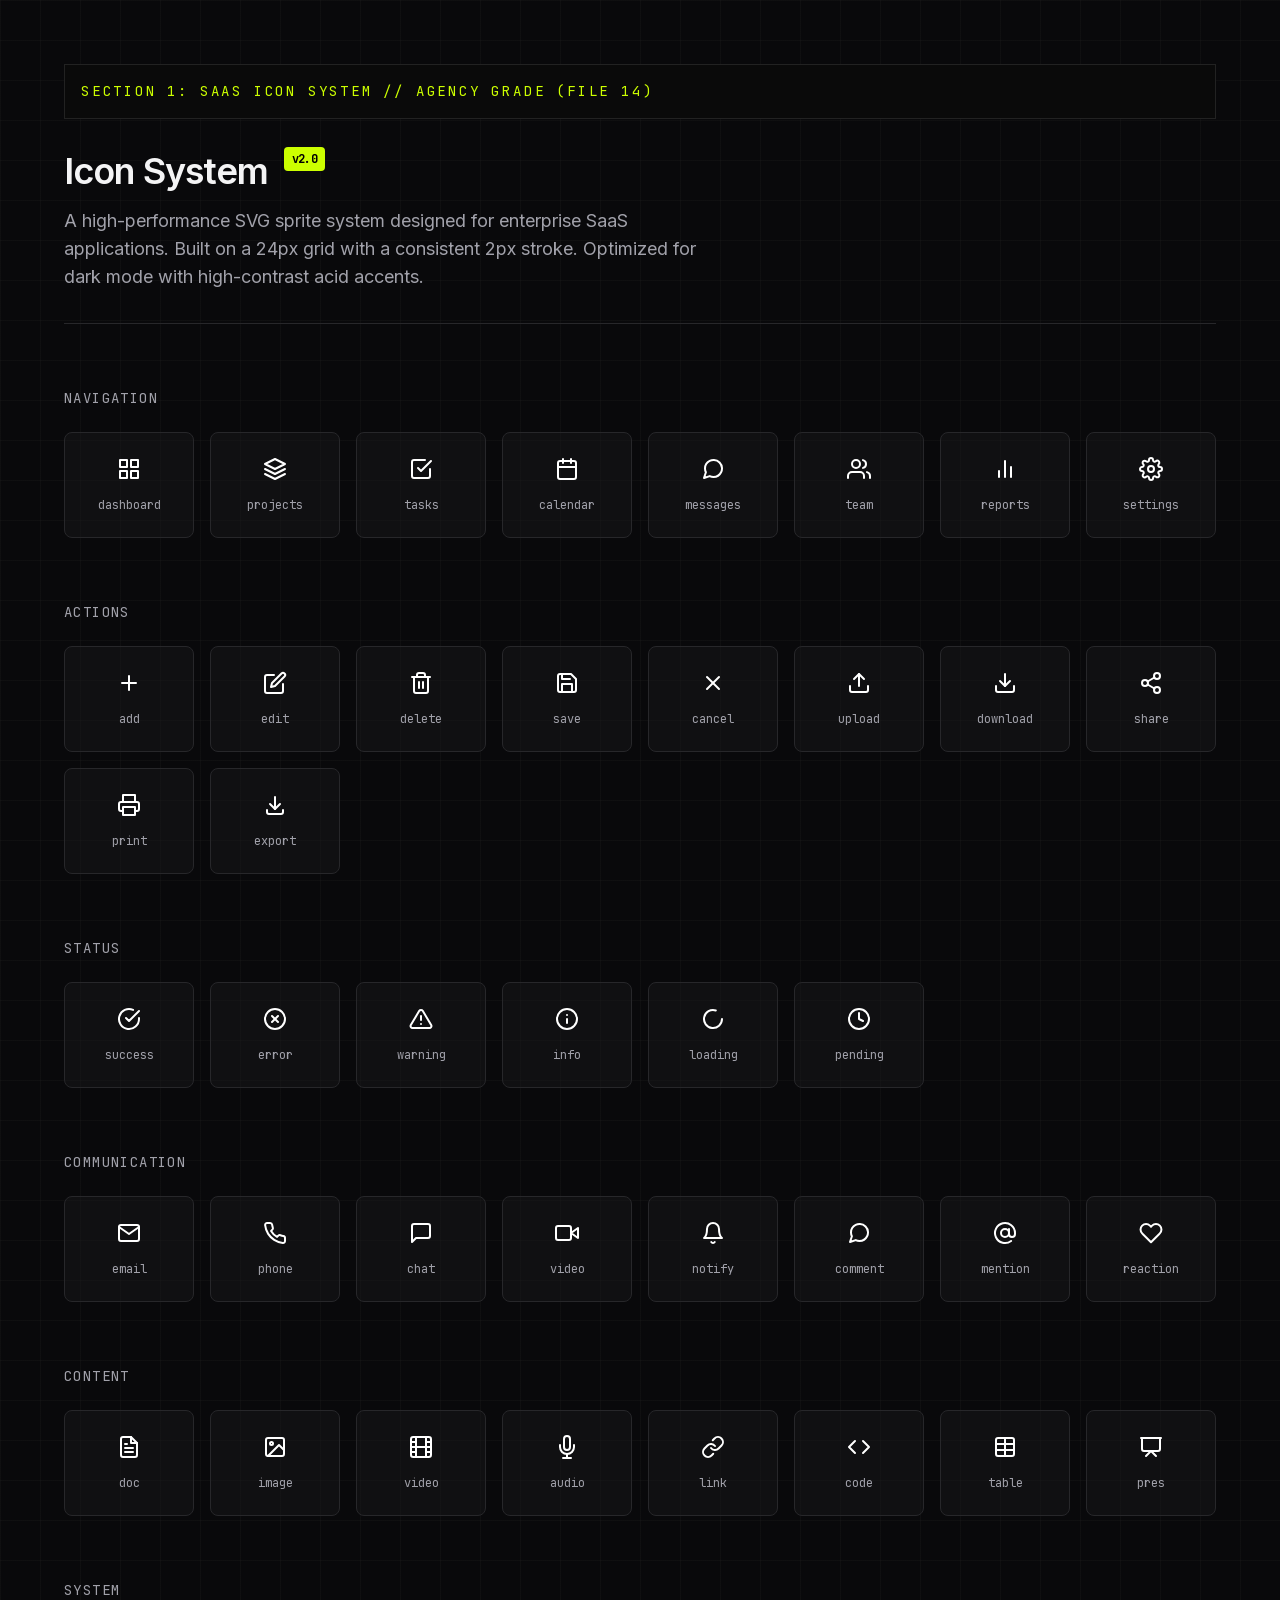
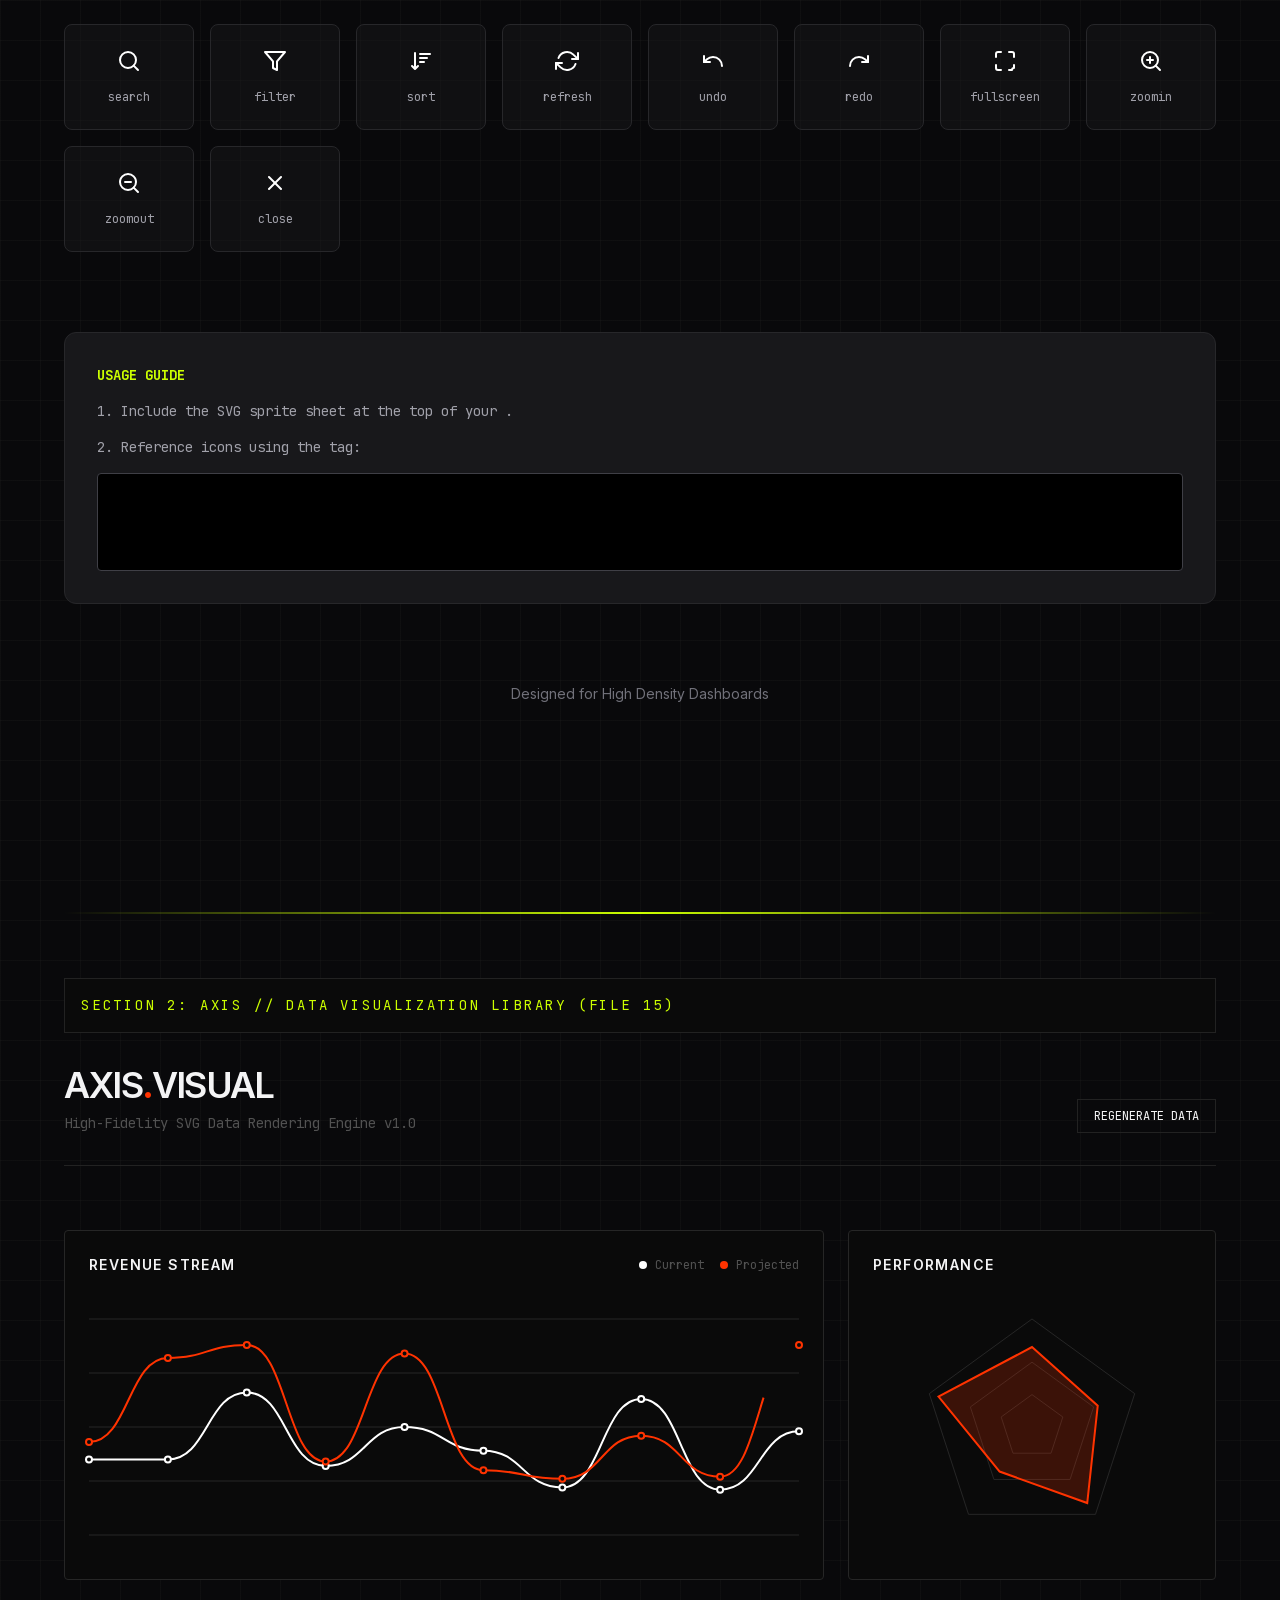
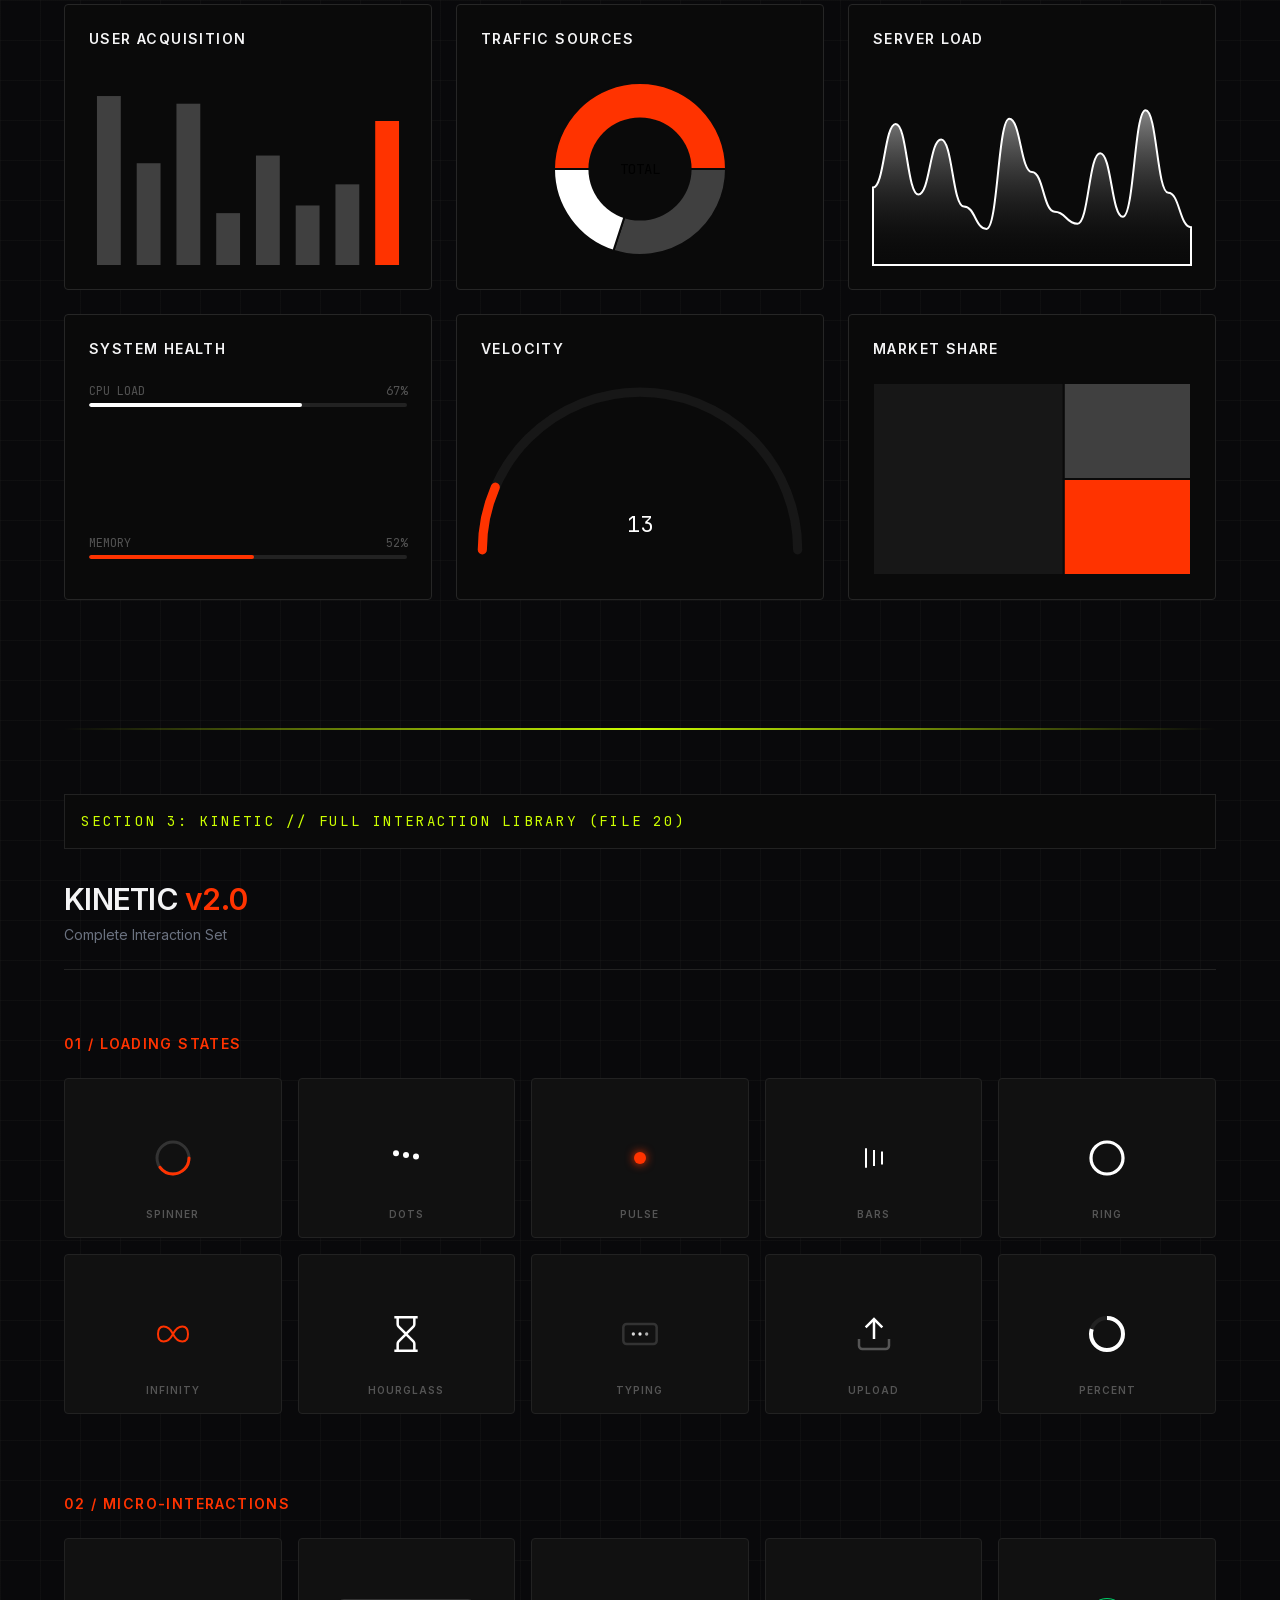
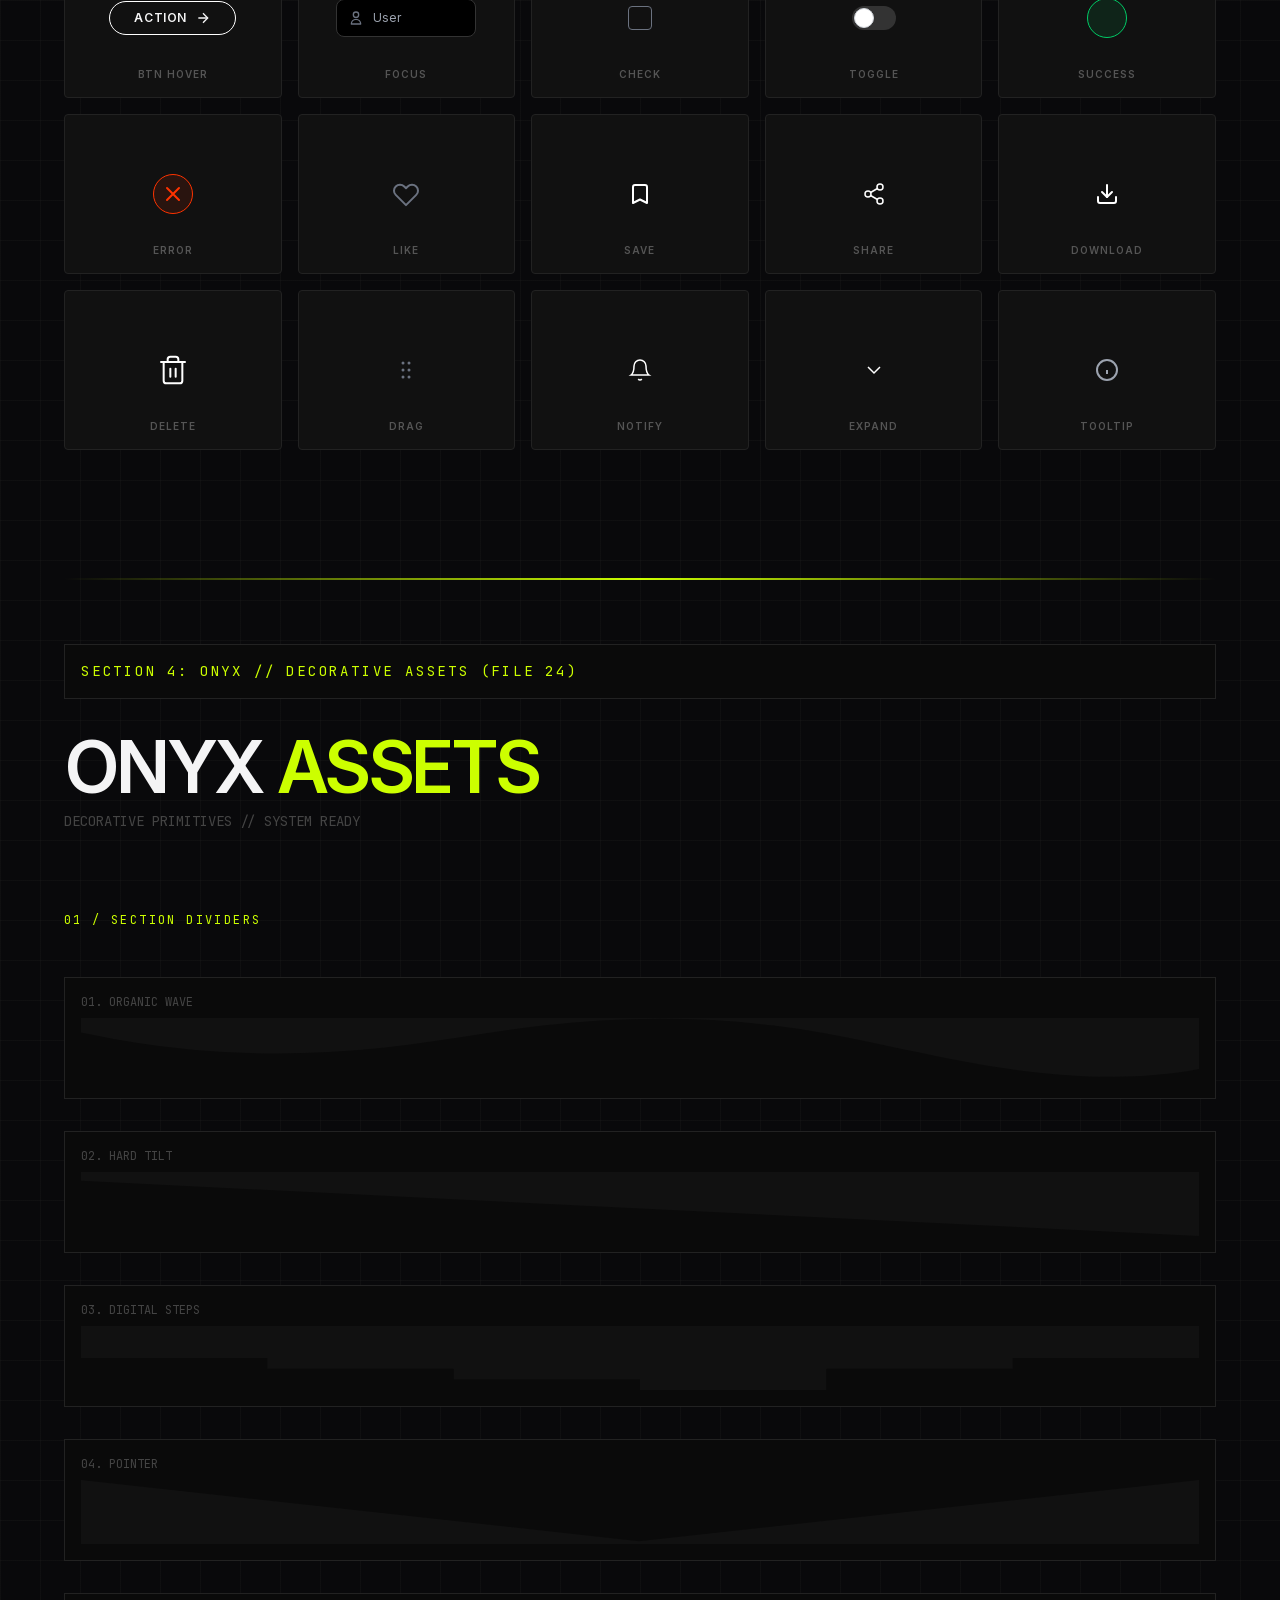
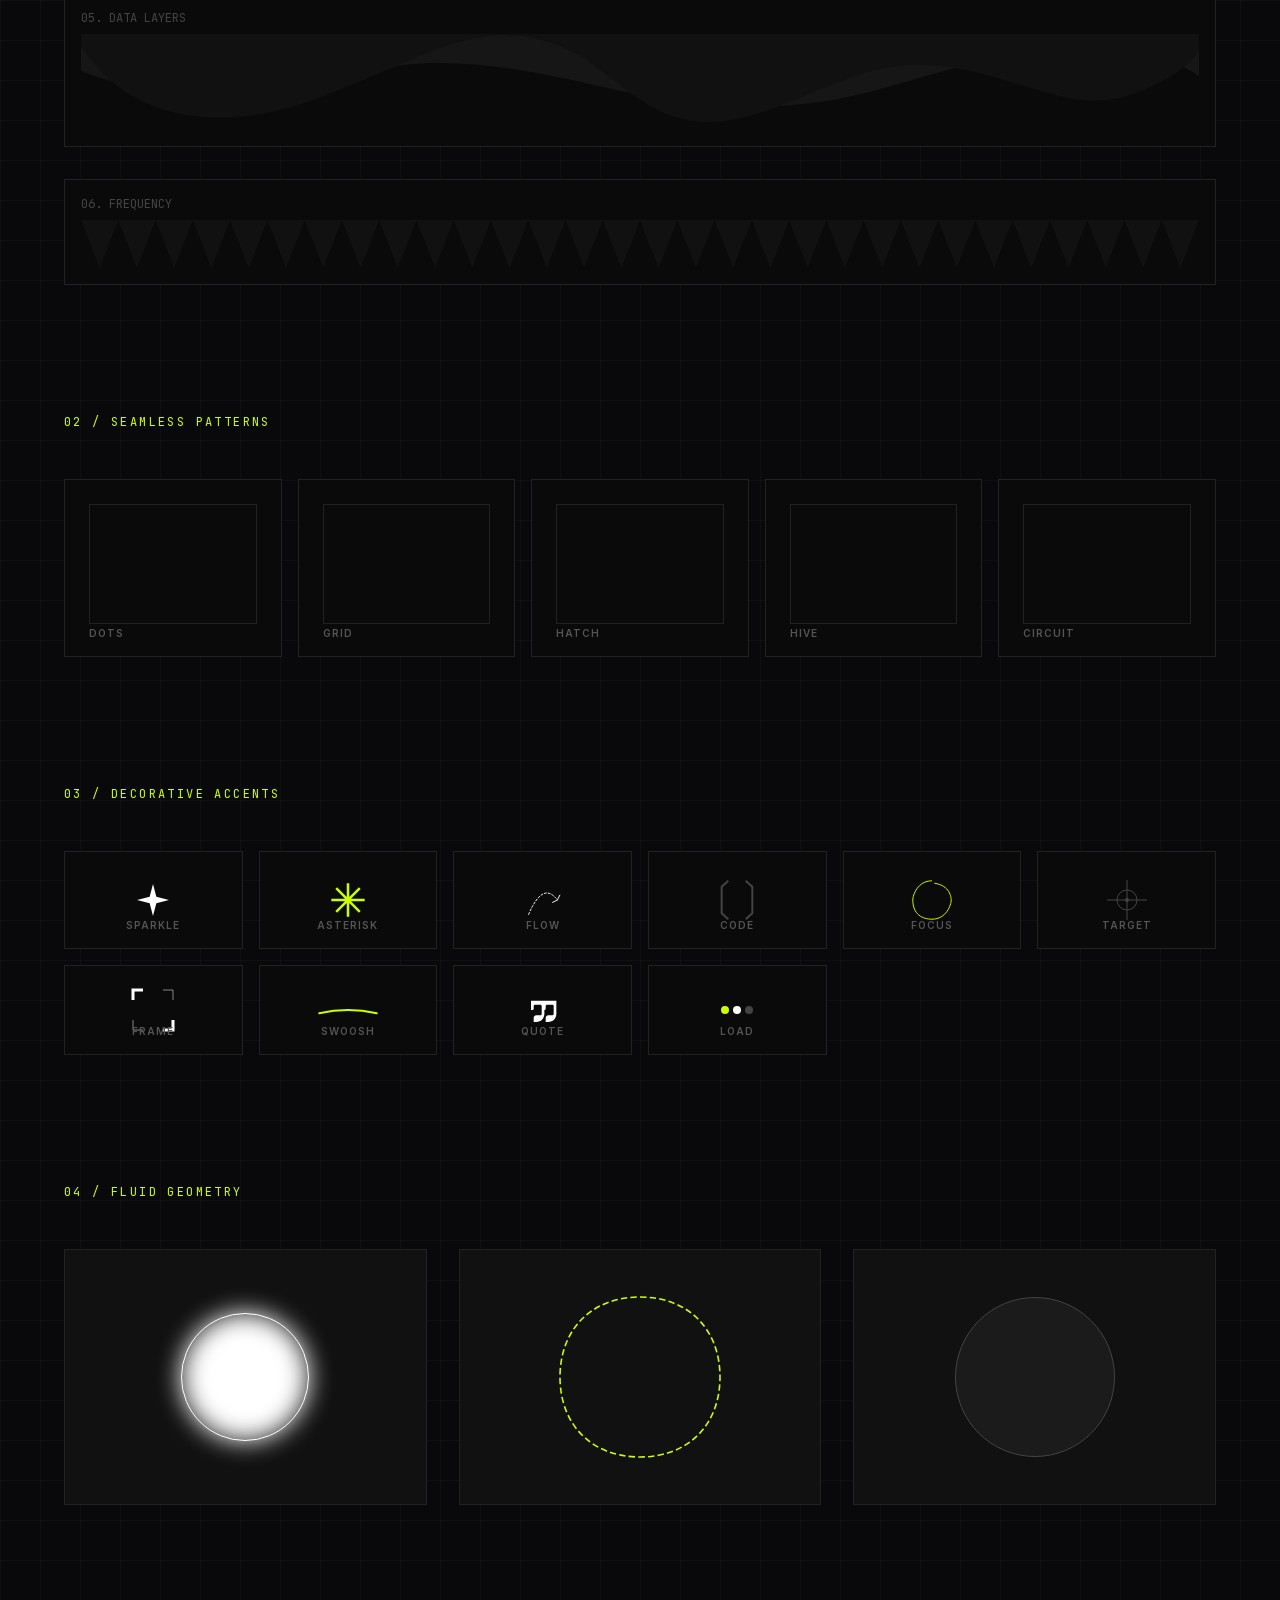
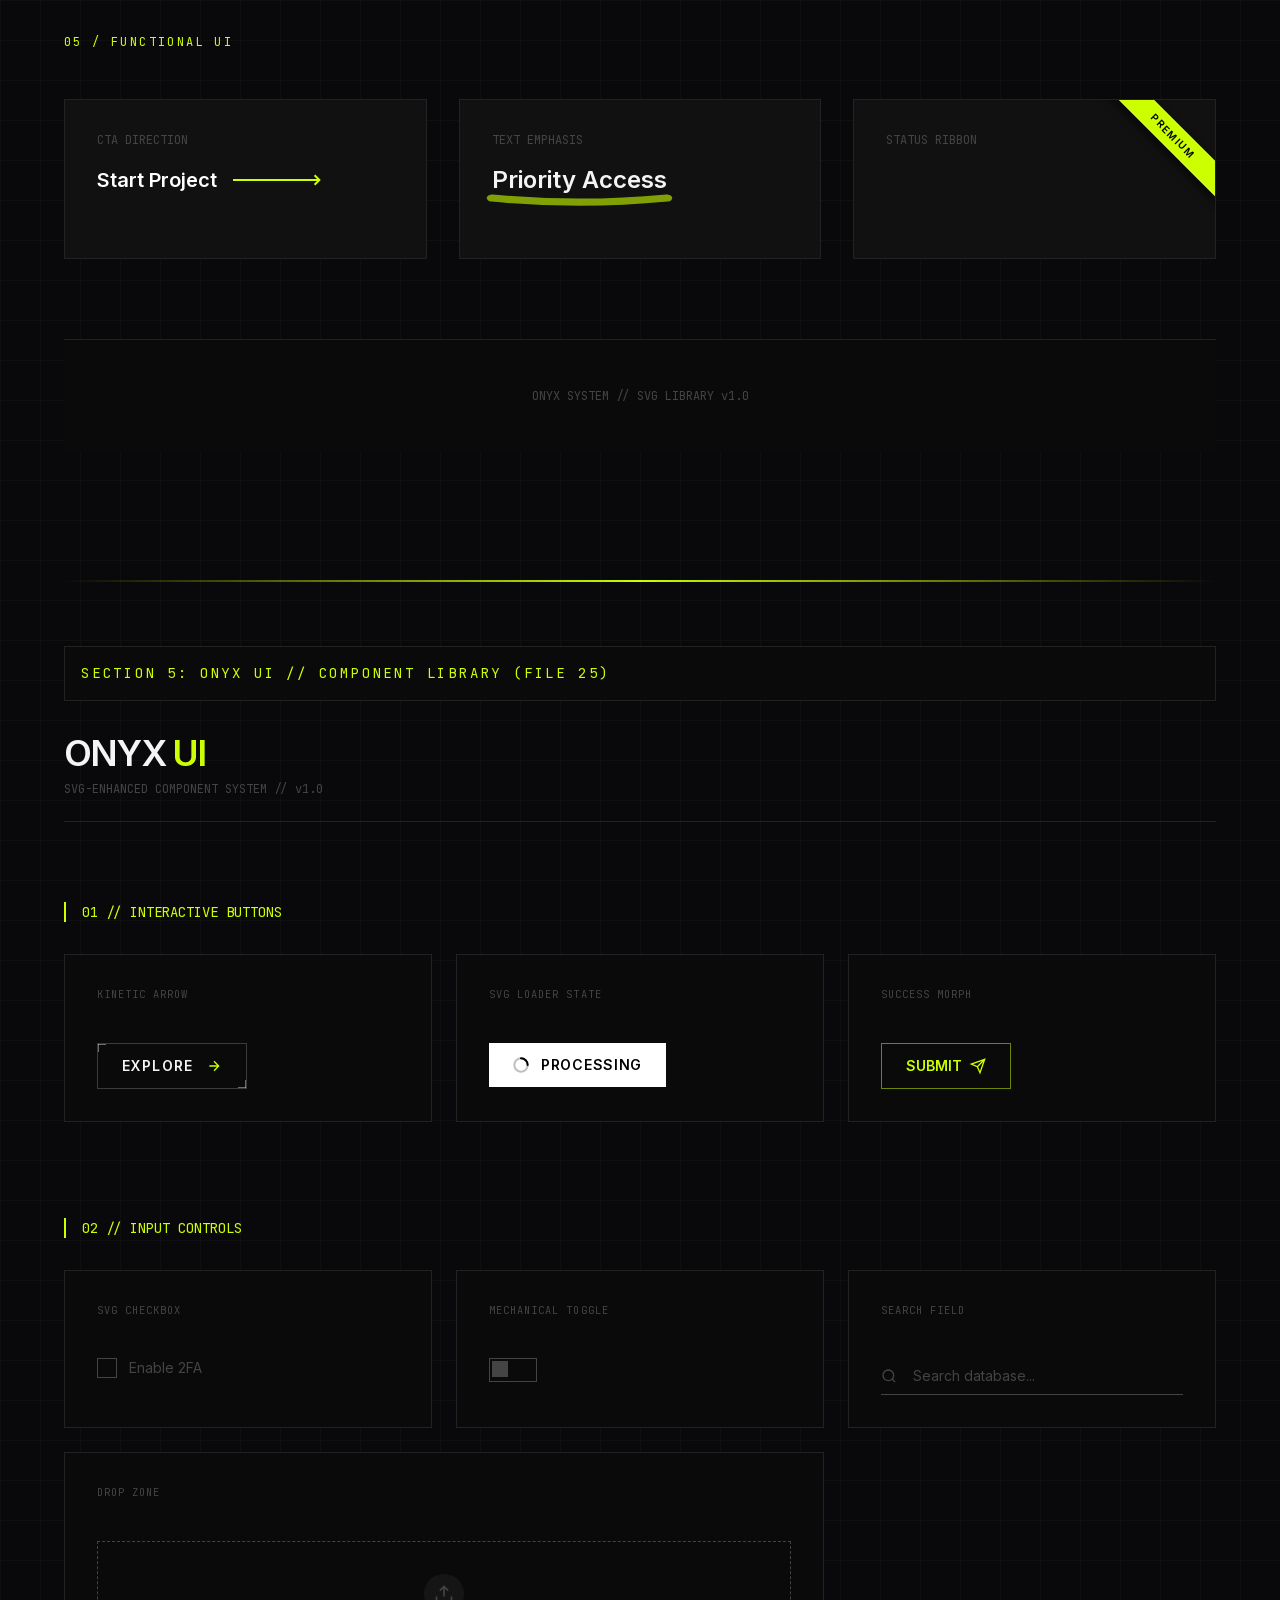
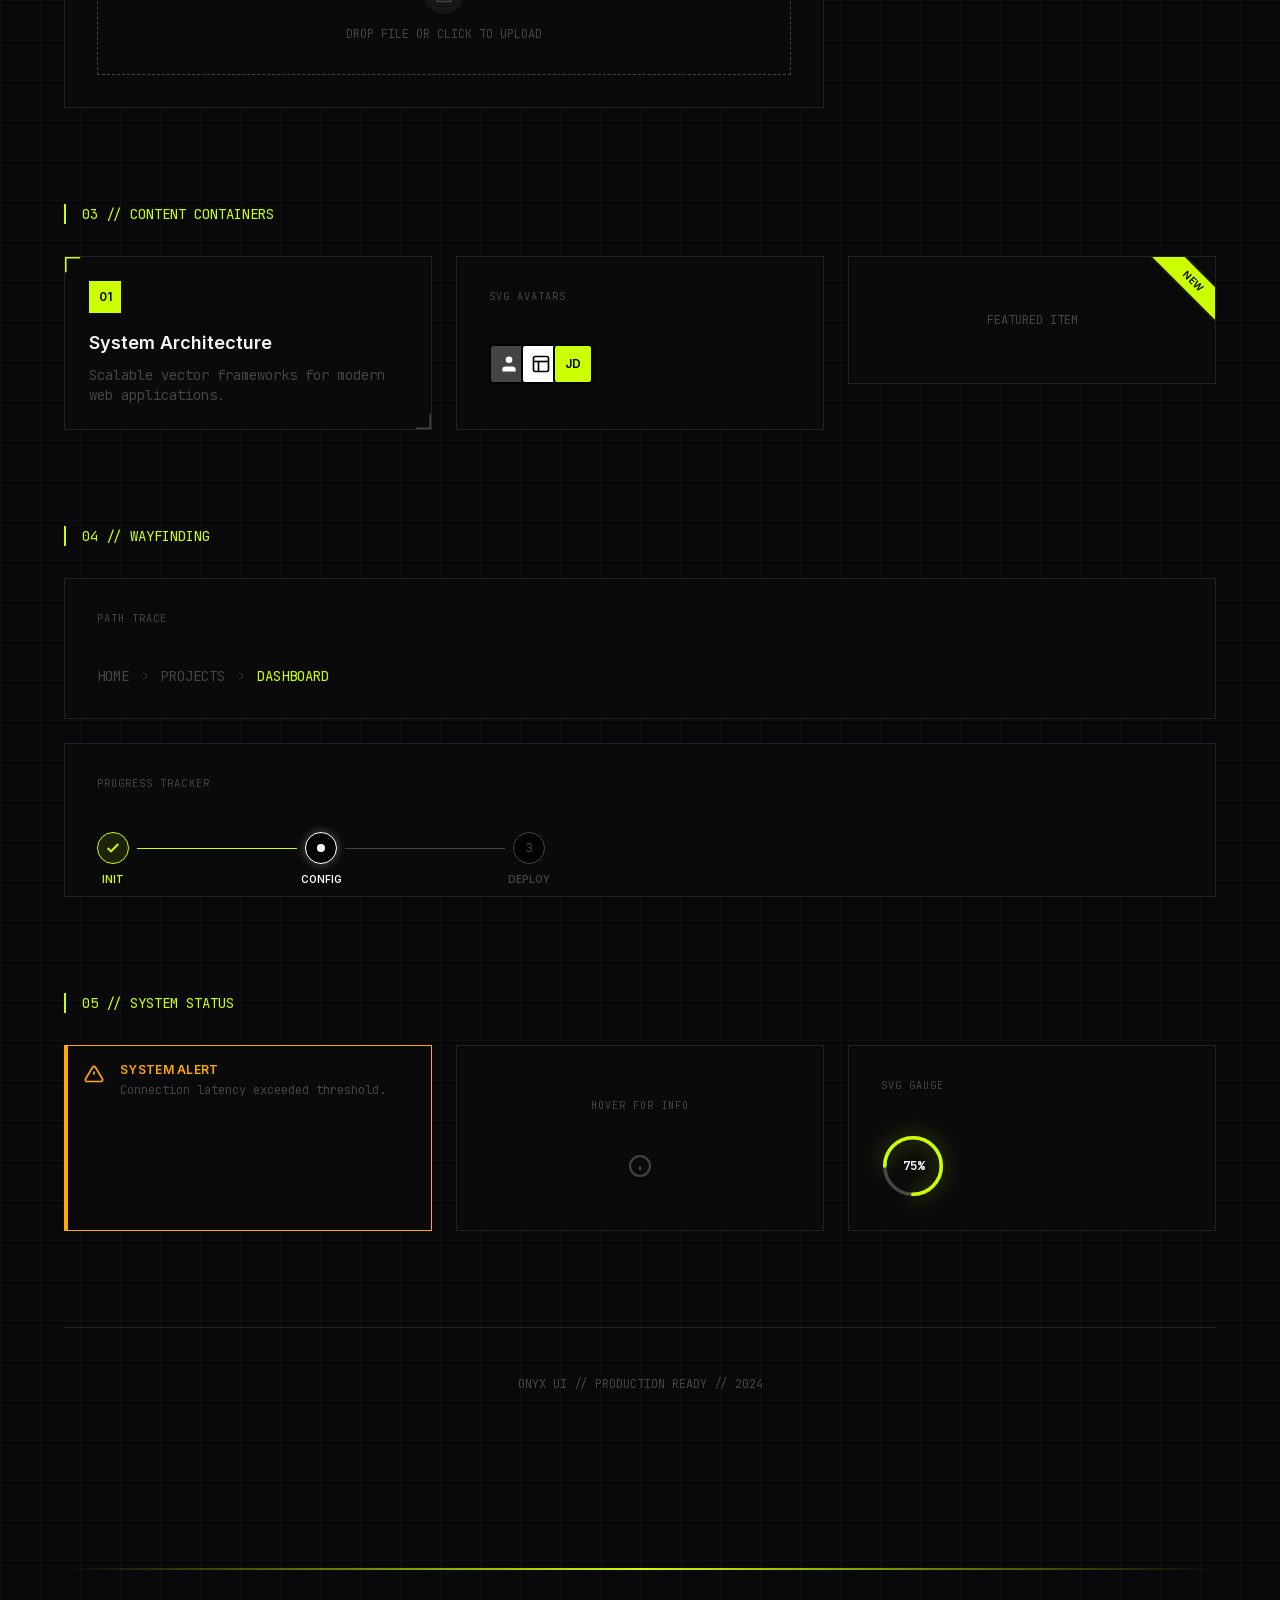
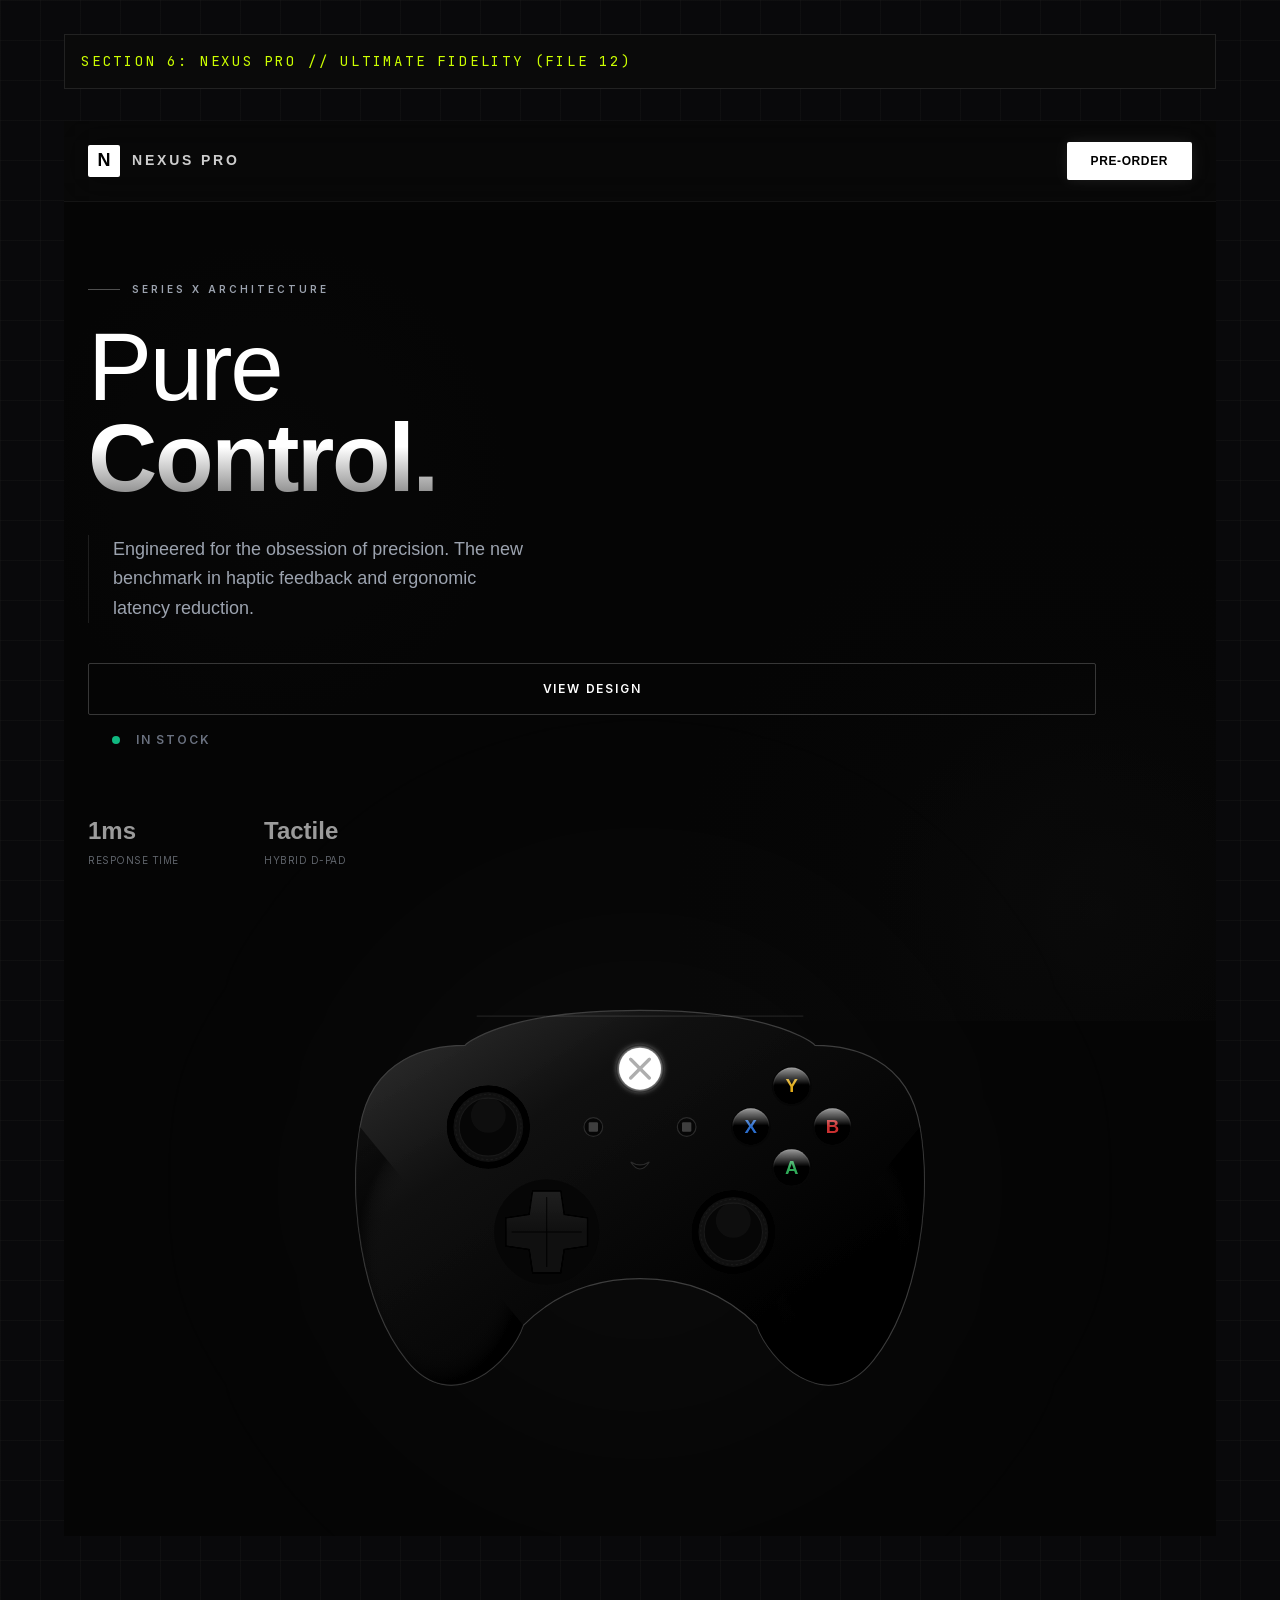
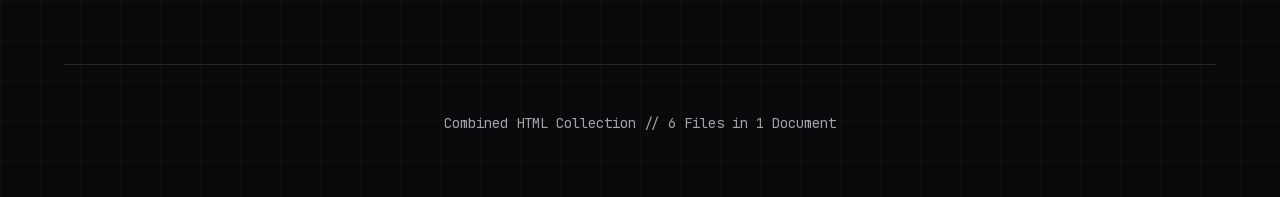
<file: artools_inicial/artools/assets/templates/animations-gemini2/index.html>
<html class="dark antialiased" lang="en"><head><meta charset="utf-8"/>
<meta content="width=device-width, initial-scale=1.0" name="viewport"/>
<title>Combined HTML Collection</title>
<script src="assets/resource_3fa48481346f.js"></script>
<link href="https://fonts.googleapis.com" rel="preconnect"/>
<link crossorigin="" href="https://fonts.gstatic.com" rel="preconnect"/>
<link href="assets/css2_604c95cc5779.css" rel="stylesheet"/>
<script>
tailwind.config = {
darkMode: 'class',
theme: {
extend: {
fontFamily: {
sans: ['Inter', 'Space Grotesk', 'sans-serif'],
mono: ['JetBrains Mono', 'monospace'],
},
colors: {
obsidian: '#09090b',
charcoal: '#18181b',
concrete: '#f4f4f5',
acid: '#ccff00',
danger: '#ff453a',
void: '#000000',
surface: '#0a0a0a',
panel: '#111111',
border: '#222222',
accent: '#ff3300',
success: '#00cc66',
error: '#ff3300',
lime: '#ccff00',
dim: '#444444',
muted: '#525252',
text: '#e5e5e5',
warning: '#ffaa00',
},
animation: {
'float': 'float 8s ease-in-out infinite',
'spin-slow': 'spin 1s linear infinite',
'morph': 'morph 8s ease-in-out infinite',
'draw': 'draw 0.4s ease-out forwards',
},
keyframes: {
float: { '0%, 100%': { transform: 'translateY(0)' }, '50%': { transform: 'translateY(-10px)' } },
morph: {
'0%, 100%': { borderRadius: '60% 40% 30% 70% / 60% 30% 70% 40%' },
'50%': { borderRadius: '30% 60% 70% 40% / 50% 60% 30% 60%' },
},
draw: { 'to': { strokeDashoffset: '0' } }
}
}
}
}
</script>
<style>
body {
background-color: #000;
color: #e5e5e5;
}
/* Section Divider */
.section-divider {
width: 100%;
height: 2px;
background: linear-gradient(to right, transparent, #ccff00, transparent);
margin: 4rem 0;
}
.section-header {
font-family: 'JetBrains Mono', monospace;
font-size: 0.875rem;
color: #ccff00;
text-transform: uppercase;
letter-spacing: 0.2em;
margin-bottom: 2rem;
padding: 1rem;
border: 1px solid #222;
background: #0a0a0a;
}
/* Base Icon Styles */
.icon-base {
fill: none;
stroke: currentColor;
stroke-width: 2;
stroke-linecap: round;
stroke-linejoin: round;
transition: all 0.2s cubic-bezier(0.4, 0, 0.2, 1);
}
.icon-card:hover .icon-base {
transform: scale(1.1);
stroke: var(--hover-color, #ccff00);
}
@media (prefers-color-scheme: light) {
.icon-card:hover .icon-base {
stroke: #000000;
}
}
.icon-filled {
fill: currentColor;
stroke: none;
}
.bg-grid {
background-size: 40px 40px;
background-image: linear-gradient(to right, rgba(128, 128, 128, 0.05) 1px, transparent 1px),
linear-gradient(to bottom, rgba(128, 128, 128, 0.05) 1px, transparent 1px);
}
/* Chart Styles */
.chart-card {
background: #0a0a0a;
border: 1px solid #262626;
border-radius: 4px;
padding: 24px;
position: relative;
overflow: hidden;
transition: border-color 0.3s;
}
.chart-card:hover {
border-color: #404040;
}
#tooltip {
position: absolute;
background: rgba(10, 10, 10, 0.9);
backdrop-filter: blur(8px);
border: 1px solid #333;
padding: 8px 12px;
border-radius: 4px;
font-family: 'JetBrains Mono', monospace;
font-size: 12px;
color: white;
pointer-events: none;
opacity: 0;
transition: opacity 0.2s, transform 0.2s;
z-index: 100;
box-shadow: 0 4px 20px rgba(0,0,0,0.5);
}
svg { overflow: visible; }
.grid-line { stroke: #262626; stroke-width: 1; }
.axis-text { fill: #525252; font-family: 'JetBrains Mono'; font-size: 10px; }
.draw-path {
stroke-dasharray: 1000;
stroke-dashoffset: 1000;
animation: dash 1.5s cubic-bezier(0.16, 1, 0.3, 1) forwards;
}
.grow-bar {
transform-origin: bottom;
transform: scaleY(0);
animation: grow 1s cubic-bezier(0.16, 1, 0.3, 1) forwards;
}
.fade-in {
opacity: 0;
animation: fade 1s ease forwards;
}
@keyframes dash { to { stroke-dashoffset: 0; } }
@keyframes grow { to { transform: scaleY(1); } }
@keyframes fade { to { opacity: 1; } }
.noise {
position: fixed;
top: 0; left: 0; width: 100%; height: 100%;
opacity: 0.03;
pointer-events: none;
z-index: 9999;
background: url("filter_3E_3Crect_width__100_25_27f522a784f1.html")'/%3E%3C/svg%3E");
}
/* KINETIC Styles */
:root {
--ease-out: cubic-bezier(0.16, 1, 0.3, 1);
--ease-elastic: cubic-bezier(0.34, 1.56, 0.64, 1);
}
.card {
background: #111;
border: 1px solid #222;
border-radius: 4px;
display: flex;
flex-direction: column;
align-items: center;
justify-content: center;
height: 160px;
position: relative;
transition: border-color 0.3s, background-color 0.3s;
}
.card:hover { border-color: #444; background: #161616; }
.label {
position: absolute;
bottom: 15px;
font-size: 10px;
color: #555;
text-transform: uppercase;
letter-spacing: 1px;
font-weight: 700;
pointer-events: none;
}
@keyframes spin { to { transform: rotate(360deg); } }
@keyframes bounce { 0%, 100% { transform: translateY(0); } 50% { transform: translateY(-5px); } }
@keyframes radar { 0% { transform: scale(0.5); opacity: 1; border-width: 2px; } 100% { transform: scale(2.5); opacity: 0; border-width: 0px; } }
@keyframes ring-dash { 0% { stroke-dasharray: 1, 200; stroke-dashoffset: 0; } 50% { stroke-dasharray: 90, 200; stroke-dashoffset: -35px; } 100% { stroke-dasharray: 90, 200; stroke-dashoffset: -124px; } }
@keyframes dash-draw { 0% { stroke-dashoffset: 100; } 50% { stroke-dashoffset: 0; } 100% { stroke-dashoffset: -100; } }
@keyframes upload-arrow { 0%, 100% { transform: translateY(0); } 50% { transform: translateY(-6px); } }
@keyframes upload-bar { 0%, 100% { opacity: 0.3; } 50% { opacity: 1; } }
@keyframes shake {
10%, 90% { transform: translate3d(-1px, 0, 0); }
20%, 80% { transform: translate3d(2px, 0, 0); }
30%, 50%, 70% { transform: translate3d(-4px, 0, 0); }
40%, 60% { transform: translate3d(4px, 0, 0); }
}
@keyframes pop { 0% { transform: scale(1); } 50% { transform: scale(1.4); } 100% { transform: scale(1); } }
.dl-arrow-group { transition: transform 0.4s var(--ease-out), opacity 0.2s; }
.dl-progress { stroke-dasharray: 60; stroke-dashoffset: 60; transition: stroke-dashoffset 1s linear; }
.dl-check { transform: scale(0); transform-origin: center; transition: transform 0.3s var(--ease-elastic); }
.downloading .dl-arrow-group { transform: translateY(10px); opacity: 0; }
.downloading .dl-progress { stroke-dashoffset: 0; opacity: 1; }
.download-complete .dl-progress { opacity: 0; }
.download-complete .dl-check { transform: scale(1); }
.lid { transform-origin: 12px 5px; transition: transform 0.3s var(--ease-elastic); }
.trash-lines { transition: opacity 0.2s; }
.card:hover .lid { transform: translateY(-3px) rotate(-15deg); }
.card:hover .trash-lines { opacity: 0; }
.tooltip-box {
transform: translateY(10px) scale(0.95);
opacity: 0;
transition: all 0.3s var(--ease-elastic);
pointer-events: none;
}
.card:hover .tooltip-box { transform: translateY(0) scale(1); opacity: 1; }
/* ONYX Styles */
.section-title {
font-family: 'JetBrains Mono', monospace;
font-size: 0.75rem;
color: #ccff00;
text-transform: uppercase;
letter-spacing: 0.2em;
margin-bottom: 2rem;
display: block;
border-b: 1px solid #222;
padding-bottom: 1rem;
}
.grid-box {
background: #0a0a0a;
border: 1px solid #222;
padding: 1.5rem;
position: relative;
overflow: hidden;
transition: border-color 0.3s;
}
.grid-box:hover { border-color: #444; }
.pattern-swatch { width: 100%; height: 120px; border: 1px solid #222; margin-bottom: 0.5rem; }
/* ONYX UI Styles */
.svg-icon { fill: none; stroke: currentColor; stroke-width: 1.5; stroke-linecap: round; stroke-linejoin: round; }
.stroke-draw { stroke-dasharray: 20; stroke-dashoffset: 20; }
.group:hover .stroke-draw { animation: draw 0.4s ease-out forwards; }
input:checked ~ .checkbox-box { background-color: #ccff00; border-color: #ccff00; }
input:checked ~ .checkbox-box svg { transform: scale(1); }
.comp-card {
border: 1px solid #222;
background: #0a0a0a;
padding: 2rem;
display: flex;
flex-direction: column;
gap: 1.5rem;
position: relative;
}
.comp-label {
font-family: 'JetBrains Mono', monospace;
font-size: 0.65rem;
color: #444;
text-transform: uppercase;
letter-spacing: 0.1em;
margin-bottom: 1rem;
display: block;
}
</style></head>
<body class="bg-void dark:bg-obsidian text-zinc-900 dark:text-zinc-100 min-h-screen p-8 md:p-16 bg-grid transition-colors duration-300">
<div class="noise"></div>
<div id="tooltip"></div>
<!-- ========================================================================
         SECTION 1: SaaS Icon System // Agency Grade (File 14)
    ======================================================================== -->
<section class="max-w-7xl mx-auto mb-32" id="section-14">
<div class="section-header">SECTION 1: SaaS Icon System // Agency Grade (File 14)</div>
<!-- SVG SPRITE SHEET (Hidden) -->
<svg style="display: none;">
<defs>
<!-- NAVIGATION -->
<symbol id="nav-dashboard" viewbox="0 0 24 24"><rect height="7" width="7" x="3" y="3"></rect><rect height="7" width="7" x="14" y="3"></rect><rect height="7" width="7" x="14" y="14"></rect><rect height="7" width="7" x="3" y="14"></rect></symbol>
<symbol id="nav-projects" viewbox="0 0 24 24"><path d="M12 2L2 7l10 5 10-5-10-5zM2 17l10 5 10-5M2 12l10 5 10-5"></path></symbol>
<symbol id="nav-tasks" viewbox="0 0 24 24"><path d="M9 11l3 3L22 4"></path><path d="M21 12v7a2 2 0 0 1-2 2H5a2 2 0 0 1-2-2V5a2 2 0 0 1 2-2h11"></path></symbol>
<symbol id="nav-calendar" viewbox="0 0 24 24"><rect height="18" rx="2" ry="2" width="18" x="3" y="4"></rect><line x1="16" x2="16" y1="2" y2="6"></line><line x1="8" x2="8" y1="2" y2="6"></line><line x1="3" x2="21" y1="10" y2="10"></line></symbol>
<symbol id="nav-messages" viewbox="0 0 24 24"><path d="M21 11.5a8.38 8.38 0 0 1-.9 3.8 8.5 8.5 0 0 1-7.6 4.7 8.38 8.38 0 0 1-3.8-.9L3 21l1.9-5.7a8.38 8.38 0 0 1-.9-3.8 8.5 8.5 0 0 1 4.7-7.6 8.38 8.38 0 0 1 3.8-.9h.5a8.48 8.48 0 0 1 8 8v.5z"></path></symbol>
<symbol id="nav-team" viewbox="0 0 24 24"><path d="M17 21v-2a4 4 0 0 0-4-4H5a4 4 0 0 0-4 4v2"></path><circle cx="9" cy="7" r="4"></circle><path d="M23 21v-2a4 4 0 0 0-3-3.87"></path><path d="M16 3.13a4 4 0 0 1 0 7.75"></path></symbol>
<symbol id="nav-reports" viewbox="0 0 24 24"><line x1="18" x2="18" y1="20" y2="10"></line><line x1="12" x2="12" y1="20" y2="4"></line><line x1="6" x2="6" y1="20" y2="14"></line></symbol>
<symbol id="nav-settings" viewbox="0 0 24 24"><circle cx="12" cy="12" r="3"></circle><path d="M19.4 15a1.65 1.65 0 0 0 .33 1.82l.06.06a2 2 0 0 1 0 2.83 2 2 0 0 1-2.83 0l-.06-.06a1.65 1.65 0 0 0-1.82-.33 1.65 1.65 0 0 0-1 1.51V21a2 2 0 0 1-2 2 2 2 0 0 1-2-2v-.09A1.65 1.65 0 0 0 9 19.4a1.65 1.65 0 0 0-1.82.33l-.06.06a2 2 0 0 1-2.83 0 2 2 0 0 1 0-2.83l.06-.06a1.65 1.65 0 0 0 .33-1.82 1.65 1.65 0 0 0-1.51-1H3a2 2 0 0 1-2-2 2 2 0 0 1 2-2h.09A1.65 1.65 0 0 0 4.6 9a1.65 1.65 0 0 0-.33-1.82l-.06-.06a2 2 0 0 1 0-2.83 2 2 0 0 1 2.83 0l.06.06a1.65 1.65 0 0 0 1.82.33H9a1.65 1.65 0 0 0 1-1.51V3a2 2 0 0 1 2-2 2 2 0 0 1 2 2v.09a1.65 1.65 0 0 0 1 1.51 1.65 1.65 0 0 0 1.82-.33l.06-.06a2 2 0 0 1 2.83 0 2 2 0 0 1 0 2.83l-.06.06a1.65 1.65 0 0 0-.33 1.82V9a1.65 1.65 0 0 0 1.51 1H21a2 2 0 0 1 2 2 2 2 0 0 1-2 2h-.09a1.65 1.65 0 0 0-1.51 1z"></path></symbol>
<!-- ACTIONS -->
<symbol id="act-add" viewbox="0 0 24 24"><line x1="12" x2="12" y1="5" y2="19"></line><line x1="5" x2="19" y1="12" y2="12"></line></symbol>
<symbol id="act-edit" viewbox="0 0 24 24"><path d="M11 4H4a2 2 0 0 0-2 2v14a2 2 0 0 0 2 2h14a2 2 0 0 0 2-2v-7"></path><path d="M18.5 2.5a2.121 2.121 0 0 1 3 3L12 15l-4 1 1-4 9.5-9.5z"></path></symbol>
<symbol id="act-delete" viewbox="0 0 24 24"><polyline points="3 6 5 6 21 6"></polyline><path d="M19 6v14a2 2 0 0 1-2 2H7a2 2 0 0 1-2-2V6m3 0V4a2 2 0 0 1 2-2h4a2 2 0 0 1 2 2v2"></path><line x1="10" x2="10" y1="11" y2="17"></line><line x1="14" x2="14" y1="11" y2="17"></line></symbol>
<symbol id="act-save" viewbox="0 0 24 24"><path d="M19 21H5a2 2 0 0 1-2-2V5a2 2 0 0 1 2-2h11l5 5v11a2 2 0 0 1-2 2z"></path><polyline points="17 21 17 13 7 13 7 21"></polyline><polyline points="7 3 7 8 15 8"></polyline></symbol>
<symbol id="act-cancel" viewbox="0 0 24 24"><line x1="18" x2="6" y1="6" y2="18"></line><line x1="6" x2="18" y1="6" y2="18"></line></symbol>
<symbol id="act-upload" viewbox="0 0 24 24"><path d="M21 15v4a2 2 0 0 1-2 2H5a2 2 0 0 1-2-2v-4"></path><polyline points="17 8 12 3 7 8"></polyline><line x1="12" x2="12" y1="3" y2="15"></line></symbol>
<symbol id="act-download" viewbox="0 0 24 24"><path d="M21 15v4a2 2 0 0 1-2 2H5a2 2 0 0 1-2-2v-4"></path><polyline points="7 10 12 15 17 10"></polyline><line x1="12" x2="12" y1="15" y2="3"></line></symbol>
<symbol id="act-share" viewbox="0 0 24 24"><circle cx="18" cy="5" r="3"></circle><circle cx="6" cy="12" r="3"></circle><circle cx="18" cy="19" r="3"></circle><line x1="8.59" x2="15.42" y1="13.51" y2="17.49"></line><line x1="15.41" x2="8.59" y1="6.51" y2="10.49"></line></symbol>
<symbol id="act-print" viewbox="0 0 24 24"><polyline points="6 9 6 2 18 2 18 9"></polyline><path d="M6 18H4a2 2 0 0 1-2-2v-5a2 2 0 0 1 2-2h16a2 2 0 0 1 2 2v5a2 2 0 0 1-2 2h-2"></path><rect height="8" width="12" x="6" y="14"></rect></symbol>
<symbol id="act-export" viewbox="0 0 24 24"><path d="M4 17v2a2 2 0 0 0 2 2h12a2 2 0 0 0 2-2v-2"></path><polyline points="7 11 12 16 17 11"></polyline><line x1="12" x2="12" y1="16" y2="4"></line></symbol>
<!-- STATUS -->
<symbol id="stat-success" viewbox="0 0 24 24"><path d="M22 11.08V12a10 10 0 1 1-5.93-9.14"></path><polyline points="22 4 12 14.01 9 11.01"></polyline></symbol>
<symbol id="stat-error" viewbox="0 0 24 24"><circle cx="12" cy="12" r="10"></circle><line x1="15" x2="9" y1="9" y2="15"></line><line x1="9" x2="15" y1="9" y2="15"></line></symbol>
<symbol id="stat-warning" viewbox="0 0 24 24"><path d="M10.29 3.86L1.82 18a2 2 0 0 0 1.71 3h16.94a2 2 0 0 0 1.71-3L13.71 3.86a2 2 0 0 0-3.42 0z"></path><line x1="12" x2="12" y1="9" y2="13"></line><line x1="12" x2="12.01" y1="17" y2="17"></line></symbol>
<symbol id="stat-info" viewbox="0 0 24 24"><circle cx="12" cy="12" r="10"></circle><line x1="12" x2="12" y1="16" y2="12"></line><line x1="12" x2="12.01" y1="8" y2="8"></line></symbol>
<symbol id="stat-loading" viewbox="0 0 24 24"><path d="M21 12a9 9 0 1 1-6.219-8.56"></path></symbol>
<symbol id="stat-pending" viewbox="0 0 24 24"><circle cx="12" cy="12" r="10"></circle><polyline points="12 6 12 12 16 14"></polyline></symbol>
<!-- COMMUNICATION -->
<symbol id="comm-email" viewbox="0 0 24 24"><path d="M4 4h16c1.1 0 2 .9 2 2v12c0 1.1-.9 2-2 2H4c-1.1 0-2-.9-2-2V6c0-1.1.9-2 2-2z"></path><polyline points="22,6 12,13 2,6"></polyline></symbol>
<symbol id="comm-phone" viewbox="0 0 24 24"><path d="M22 16.92v3a2 2 0 0 1-2.18 2 19.79 19.79 0 0 1-8.63-3.07 19.5 19.5 0 0 1-6-6 19.79 19.79 0 0 1-3.07-8.67A2 2 0 0 1 4.11 2h3a2 2 0 0 1 2 1.72 12.84 12.84 0 0 0 .7 2.81 2 2 0 0 1-.45 2.11L8.09 9.91a16 16 0 0 0 6 6l1.27-1.27a2 2 0 0 1 2.11-.45 12.84 12.84 0 0 0 2.81.7A2 2 0 0 1 22 16.92z"></path></symbol>
<symbol id="comm-chat" viewbox="0 0 24 24"><path d="M21 15a2 2 0 0 1-2 2H7l-4 4V5a2 2 0 0 1 2-2h14a2 2 0 0 1 2 2z"></path></symbol>
<symbol id="comm-video" viewbox="0 0 24 24"><polygon points="23 7 16 12 23 17 23 7"></polygon><rect height="14" rx="2" ry="2" width="15" x="1" y="5"></rect></symbol>
<symbol id="comm-notify" viewbox="0 0 24 24"><path d="M18 8A6 6 0 0 0 6 8c0 7-3 9-3 9h18s-3-2-3-9"></path><path d="M13.73 21a2 2 0 0 1-3.46 0"></path></symbol>
<symbol id="comm-comment" viewbox="0 0 24 24"><path d="M21 11.5a8.38 8.38 0 0 1-.9 3.8 8.5 8.5 0 0 1-7.6 4.7 8.38 8.38 0 0 1-3.8-.9L3 21l1.9-5.7a8.38 8.38 0 0 1-.9-3.8 8.5 8.5 0 0 1 4.7-7.6 8.38 8.38 0 0 1 3.8-.9h.5a8.48 8.48 0 0 1 8 8v.5z"></path></symbol>
<symbol id="comm-mention" viewbox="0 0 24 24"><circle cx="12" cy="12" r="4"></circle><path d="M16 8v5a3 3 0 0 0 6 0v-1a10 10 0 1 0-3.92 7.94"></path></symbol>
<symbol id="comm-reaction" viewbox="0 0 24 24"><path d="M20.84 4.61a5.5 5.5 0 0 0-7.78 0L12 5.67l-1.06-1.06a5.5 5.5 0 0 0-7.78 7.78l1.06 1.06L12 21.23l7.78-7.78 1.06-1.06a5.5 5.5 0 0 0 0-7.78z"></path></symbol>
<!-- CONTENT -->
<symbol id="cont-doc" viewbox="0 0 24 24"><path d="M14 2H6a2 2 0 0 0-2 2v16a2 2 0 0 0 2 2h12a2 2 0 0 0 2-2V8z"></path><polyline points="14 2 14 8 20 8"></polyline><line x1="16" x2="8" y1="13" y2="13"></line><line x1="16" x2="8" y1="17" y2="17"></line><polyline points="10 9 9 9 8 9"></polyline></symbol>
<symbol id="cont-image" viewbox="0 0 24 24"><rect height="18" rx="2" ry="2" width="18" x="3" y="3"></rect><circle cx="8.5" cy="8.5" r="1.5"></circle><polyline points="21 15 16 10 5 21"></polyline></symbol>
<symbol id="cont-video" viewbox="0 0 24 24"><rect height="20" rx="2.18" ry="2.18" width="20" x="2" y="2"></rect><line x1="7" x2="7" y1="2" y2="22"></line><line x1="17" x2="17" y1="2" y2="22"></line><line x1="2" x2="22" y1="12" y2="12"></line><line x1="2" x2="7" y1="7" y2="7"></line><line x1="2" x2="7" y1="17" y2="17"></line><line x1="17" x2="22" y1="17" y2="17"></line><line x1="17" x2="22" y1="7" y2="7"></line></symbol>
<symbol id="cont-audio" viewbox="0 0 24 24"><path d="M12 1a3 3 0 0 0-3 3v8a3 3 0 0 0 6 0V4a3 3 0 0 0-3-3z"></path><path d="M19 10v2a7 7 0 0 1-14 0v-2"></path><line x1="12" x2="12" y1="19" y2="23"></line><line x1="8" x2="16" y1="23" y2="23"></line></symbol>
<symbol id="cont-link" viewbox="0 0 24 24"><path d="M10 13a5 5 0 0 0 7.54.54l3-3a5 5 0 0 0-7.07-7.07l-1.72 1.71"></path><path d="M14 11a5 5 0 0 0-7.54-.54l-3 3a5 5 0 0 0 7.07 7.07l1.71-1.71"></path></symbol>
<symbol id="cont-code" viewbox="0 0 24 24"><polyline points="16 18 22 12 16 6"></polyline><polyline points="8 6 2 12 8 18"></polyline></symbol>
<symbol id="cont-table" viewbox="0 0 24 24"><rect height="18" rx="2" ry="2" width="18" x="3" y="3"></rect><line x1="3" x2="21" y1="9" y2="9"></line><line x1="3" x2="21" y1="15" y2="15"></line><line x1="12" x2="12" y1="3" y2="21"></line></symbol>
<symbol id="cont-pres" viewbox="0 0 24 24"><path d="M2 3h20"></path><path d="M21 3v11a2 2 0 0 1-2 2H5a2 2 0 0 1-2-2V3"></path><path d="m7 21 5-5 5 5"></path></symbol>
<!-- SYSTEM -->
<symbol id="sys-search" viewbox="0 0 24 24"><circle cx="11" cy="11" r="8"></circle><line x1="21" x2="16.65" y1="21" y2="16.65"></line></symbol>
<symbol id="sys-filter" viewbox="0 0 24 24"><polygon points="22 3 2 3 10 12.46 10 19 14 21 14 12.46 22 3"></polygon></symbol>
<symbol id="sys-sort" viewbox="0 0 24 24"><path d="M11 5h10"></path><path d="M11 9h7"></path><path d="M11 13h4"></path><path d="M3 17l3 3 3-3"></path><path d="M6 18V4"></path></symbol>
<symbol id="sys-refresh" viewbox="0 0 24 24"><polyline points="23 4 23 10 17 10"></polyline><polyline points="1 20 1 14 7 14"></polyline><path d="M3.51 9a9 9 0 0 1 14.85-3.36L23 10M1 14l4.64 4.36A9 9 0 0 0 20.49 15"></path></symbol>
<symbol id="sys-undo" viewbox="0 0 24 24"><path d="M3 7v6h6"></path><path d="M21 17a9 9 0 0 0-9-9 9 9 0 0 0-6 2.3L3 13"></path></symbol>
<symbol id="sys-redo" viewbox="0 0 24 24"><path d="M21 7v6h-6"></path><path d="M3 17a9 9 0 0 1 9-9 9 9 0 0 1 6 2.3l3 2.7"></path></symbol>
<symbol id="sys-fullscreen" viewbox="0 0 24 24"><path d="M8 3H5a2 2 0 0 0-2 2v3"></path><path d="M16 3h3a2 2 0 0 1 2 2v3"></path><path d="M8 21H5a2 2 0 0 1-2-2v-3"></path><path d="M16 21h3a2 2 0 0 1 2-2v-3"></path></symbol>
<symbol id="sys-zoomin" viewbox="0 0 24 24"><circle cx="11" cy="11" r="8"></circle><line x1="21" x2="16.65" y1="21" y2="16.65"></line><line x1="11" x2="11" y1="8" y2="14"></line><line x1="8" x2="14" y1="11" y2="11"></line></symbol>
<symbol id="sys-zoomout" viewbox="0 0 24 24"><circle cx="11" cy="11" r="8"></circle><line x1="21" x2="16.65" y1="21" y2="16.65"></line><line x1="8" x2="14" y1="11" y2="11"></line></symbol>
<symbol id="sys-close" viewbox="0 0 24 24"><line x1="18" x2="6" y1="6" y2="18"></line><line x1="6" x2="18" y1="6" y2="18"></line></symbol>
</defs>
</svg>
<div class="max-w-6xl mx-auto">
<header class="mb-16 border-b border-zinc-200 dark:border-zinc-800 pb-8">
<h1 class="text-4xl font-bold tracking-tight mb-4 font-sans">Icon System <span class="text-xs align-top bg-acid text-black px-2 py-1 rounded font-mono ml-2">v2.0</span></h1>
<p class="text-zinc-500 dark:text-zinc-400 max-w-2xl text-lg">
                    A high-performance SVG sprite system designed for enterprise SaaS applications.
                    Built on a 24px grid with a consistent 2px stroke. Optimized for dark mode with high-contrast acid accents.
                </p>
</header>
<script>
                const renderSection = (title, icons) => {
                    document.write(`
                        <section class="mb-16">
                            <h2 class="text-sm font-mono uppercase tracking-widest text-zinc-400 mb-6">${title}</h2>
                            <div class="grid grid-cols-2 sm:grid-cols-4 md:grid-cols-6 lg:grid-cols-8 gap-4">
                                ${icons.map(id => `
                                    <div class="icon-card group flex flex-col items-center justify-center p-6 bg-white dark:bg-zinc-900/50 rounded-lg border border-zinc-200 dark:border-zinc-800 hover:border-zinc-300 dark:hover:border-zinc-700 cursor-pointer transition-all duration-200">
                                        <svg class="w-6 h-6 icon-base mb-4 text-zinc-900 dark:text-white"><use href="#${id}"></use></svg>
                                        <span class="text-xs font-mono text-zinc-500 dark:text-zinc-400 group-hover:text-zinc-900 dark:group-hover:text-white transition-colors">${id.split('-')[1]}</span>
                                    </div>
                                `).join('')}
                            </div>
                        </section>
                    `);
                };

                renderSection('Navigation', [
                    'nav-dashboard', 'nav-projects', 'nav-tasks', 'nav-calendar',
                    'nav-messages', 'nav-team', 'nav-reports', 'nav-settings'
                ]);

                renderSection('Actions', [
                    'act-add', 'act-edit', 'act-delete', 'act-save', 'act-cancel',
                    'act-upload', 'act-download', 'act-share', 'act-print', 'act-export'
                ]);

                renderSection('Status', [
                    'stat-success', 'stat-error', 'stat-warning', 'stat-info',
                    'stat-loading', 'stat-pending'
                ]);

                renderSection('Communication', [
                    'comm-email', 'comm-phone', 'comm-chat', 'comm-video',
                    'comm-notify', 'comm-comment', 'comm-mention', 'comm-reaction'
                ]);

                renderSection('Content', [
                    'cont-doc', 'cont-image', 'cont-video', 'cont-audio',
                    'cont-link', 'cont-code', 'cont-table', 'cont-pres'
                ]);

                renderSection('System', [
                    'sys-search', 'sys-filter', 'sys-sort', 'sys-refresh', 'sys-undo',
                    'sys-redo', 'sys-fullscreen', 'sys-zoomin', 'sys-zoomout', 'sys-close'
                ]);
            </script>
<section class="mt-20 p-8 bg-zinc-900 rounded-xl text-zinc-200 font-mono text-sm border border-zinc-800">
<h3 class="text-acid mb-4 uppercase font-bold">Usage Guide</h3>
<p class="mb-4 text-zinc-400">1. Include the SVG sprite sheet at the top of your <body>.</body></p>
<p class="mb-4 text-zinc-400">2. Reference icons using the <use> tag:</use></p>
<div class="bg-black p-4 rounded border border-zinc-700 overflow-x-auto">
<code>
<svg class="w-6 h-6 fill-none stroke-current"><br/>
                          <use href="#nav-dashboard"></use><br/>
</svg>
</code>
</div>
</section>
<footer class="py-20 text-center text-zinc-500 text-sm">
                Designed for High Density Dashboards
            </footer>
</div>
</section>
<div class="section-divider"></div>
<!-- ========================================================================
         SECTION 2: AXIS // Data Visualization Library (File 15)
    ======================================================================== -->
<section class="max-w-7xl mx-auto mb-32" id="section-15">
<div class="section-header">SECTION 2: AXIS // Data Visualization Library (File 15)</div>
<div class="noise"></div>
<!-- HEADER -->
<header class="mb-16 border-b border-border pb-8 flex justify-between items-end">
<div>
<h1 class="text-4xl font-bold tracking-tighter mb-2 font-sans">AXIS<span class="text-accent">.</span>VISUAL</h1>
<p class="text-muted font-mono text-sm">High-Fidelity SVG Data Rendering Engine v1.0</p>
</div>
<button class="px-4 py-2 border border-border text-xs font-mono uppercase hover:bg-white hover:text-black transition-colors" onclick="randomizeData()">
                Regenerate Data
            </button>
</header>
<!-- DASHBOARD GRID -->
<div class="grid grid-cols-1 md:grid-cols-2 lg:grid-cols-3 gap-6">
<!-- 1. LINE CHART -->
<div class="chart-card col-span-1 md:col-span-2">
<div class="flex justify-between mb-6">
<h3 class="text-sm font-bold uppercase tracking-widest">Revenue Stream</h3>
<div class="flex gap-4 text-xs font-mono text-muted">
<span class="flex items-center gap-2"><span class="w-2 h-2 bg-white rounded-full"></span> Current</span>
<span class="flex items-center gap-2"><span class="w-2 h-2 bg-accent rounded-full"></span> Projected</span>
</div>
</div>
<div class="h-64 w-full" id="line-chart"></div>
</div>
<!-- 2. RADIAL CHART -->
<div class="chart-card">
<div class="flex justify-between mb-6">
<h3 class="text-sm font-bold uppercase tracking-widest">Performance</h3>
</div>
<div class="h-64 w-full flex justify-center" id="radar-chart"></div>
</div>
<!-- 3. BAR CHART -->
<div class="chart-card">
<div class="flex justify-between mb-6">
<h3 class="text-sm font-bold uppercase tracking-widest">User Acquisition</h3>
</div>
<div class="h-48 w-full" id="bar-chart"></div>
</div>
<!-- 4. DONUT CHART -->
<div class="chart-card">
<div class="flex justify-between mb-6">
<h3 class="text-sm font-bold uppercase tracking-widest">Traffic Sources</h3>
</div>
<div class="h-48 w-full flex justify-center" id="donut-chart"></div>
</div>
<!-- 5. AREA CHART -->
<div class="chart-card">
<div class="flex justify-between mb-6">
<h3 class="text-sm font-bold uppercase tracking-widest">Server Load</h3>
</div>
<div class="h-48 w-full" id="area-chart"></div>
</div>
<!-- 6. PROGRESS & METERS -->
<div class="chart-card">
<div class="flex justify-between mb-6">
<h3 class="text-sm font-bold uppercase tracking-widest">System Health</h3>
</div>
<div class="h-48 w-full flex flex-col justify-between" id="progress-chart"></div>
</div>
<!-- 7. GAUGE CHART -->
<div class="chart-card">
<div class="flex justify-between mb-6">
<h3 class="text-sm font-bold uppercase tracking-widest">Velocity</h3>
</div>
<div class="h-48 w-full flex justify-center items-end pb-4" id="gauge-chart"></div>
</div>
<!-- 8. TREEMAP -->
<div class="chart-card">
<div class="flex justify-between mb-6">
<h3 class="text-sm font-bold uppercase tracking-widest">Market Share</h3>
</div>
<div class="h-48 w-full" id="treemap-chart"></div>
</div>
</div>
<!-- JAVASCRIPT GRAPHICS ENGINE -->
<script>
            const COLORS = {
                bg: '#0a0a0a',
                grid: '#262626',
                white: '#ffffff',
                grey: '#404040',
                darkGrey: '#171717',
                accent: '#ff3300'
            };

            const map = (val, inMin, inMax, outMin, outMax) => (val - inMin) * (outMax - outMin) / (inMax - inMin) + outMin;

            const getBezierPath = (points, height) => {
                let d = `M ${points[0].x},${points[0].y}`;
                for (let i = 1; i < points.length; i++) {
                    const prev = points[i - 1];
                    const curr = points[i];
                    const cp1x = prev.x + (curr.x - prev.x) * 0.5;
                    const cp1y = prev.y;
                    const cp2x = curr.x - (curr.x - prev.x) * 0.5;
                    const cp2y = curr.y;
                    d += ` C ${cp1x},${cp1y} ${cp2x},${cp2y} ${curr.x},${curr.y}`;
                }
                return d;
            };

            class ChartRenderer {
                constructor(containerId) {
                    this.container = document.getElementById(containerId);
                    if (!this.container) return;
                    this.width = this.container.offsetWidth;
                    this.height = this.container.offsetHeight;
                    this.ns = "http://www.w3.org/2000/svg";
                }

                clear() {
                    if (this.container) this.container.innerHTML = '';
                }

                createSVG() {
                    const svg = document.createElementNS(this.ns, "svg");
                    svg.setAttribute("width", "100%");
                    svg.setAttribute("height", "100%");
                    svg.setAttribute("viewBox", `0 0 ${this.width} ${this.height}`);
                    return svg;
                }

                drawLine(data1, data2) {
                    const svg = this.createSVG();
                    const padding = 20;

                    for(let i=0; i<5; i++) {
                        const y = map(i, 0, 4, this.height - padding, padding);
                        const line = document.createElementNS(this.ns, "line");
                        line.setAttribute("x1", 0);
                        line.setAttribute("y1", y);
                        line.setAttribute("x2", this.width);
                        line.setAttribute("y2", y);
                        line.setAttribute("class", "grid-line");
                        svg.appendChild(line);
                    }

                    const drawPath = (data, color, isArea = false) => {
                        const points = data.map((val, i) => ({
                            x: map(i, 0, data.length - 1, 0, this.width),
                            y: map(val, 0, 100, this.height - padding, padding)
                        }));

                        let d = getBezierPath(points);

                        if(isArea) {
                            d += ` L ${this.width},${this.height} L 0,${this.height} Z`;
                            const path = document.createElementNS(this.ns, "path");
                            path.setAttribute("d", d);
                            path.setAttribute("fill", color);
                            path.setAttribute("opacity", "0.1");
                            path.setAttribute("class", "fade-in");
                            svg.appendChild(path);
                        } else {
                            const path = document.createElementNS(this.ns, "path");
                            path.setAttribute("d", d);
                            path.setAttribute("fill", "none");
                            path.setAttribute("stroke", color);
                            path.setAttribute("stroke-width", "2");
                            path.setAttribute("class", "draw-path");
                            svg.appendChild(path);

                            points.forEach((p, i) => {
                                const circle = document.createElementNS(this.ns, "circle");
                                circle.setAttribute("cx", p.x);
                                circle.setAttribute("cy", p.y);
                                circle.setAttribute("r", "3");
                                circle.setAttribute("fill", "#0a0a0a");
                                circle.setAttribute("stroke", color);
                                circle.setAttribute("stroke-width", "2");
                                circle.setAttribute("class", "fade-in");
                                circle.style.animationDelay = `${0.5 + (i * 0.1)}s`;

                                circle.addEventListener('mouseenter', (e) => showTooltip(e, data[i] + '%'));
                                circle.addEventListener('mouseleave', hideTooltip);

                                svg.appendChild(circle);
                            });
                        }
                    };

                    drawPath(data1, COLORS.white);
                    drawPath(data2, COLORS.accent);

                    this.container.appendChild(svg);
                }

                drawBar(data) {
                    const svg = this.createSVG();
                    const barWidth = (this.width / data.length) * 0.6;
                    const spacing = (this.width / data.length);

                    data.forEach((val, i) => {
                        const h = map(val, 0, 100, 0, this.height);
                        const x = (i * spacing) + (spacing/2) - (barWidth/2);
                        const y = this.height - h;

                        const rect = document.createElementNS(this.ns, "rect");
                        rect.setAttribute("x", x);
                        rect.setAttribute("y", y);
                        rect.setAttribute("width", barWidth);
                        rect.setAttribute("height", h);
                        rect.setAttribute("fill", i === data.length - 1 ? COLORS.accent : COLORS.grey);
                        rect.setAttribute("class", "grow-bar");
                        rect.style.animationDelay = `${i * 0.05}s`;

                        rect.addEventListener('mouseenter', (e) => {
                            rect.setAttribute("fill", COLORS.white);
                            showTooltip(e, val);
                        });
                        rect.addEventListener('mouseleave', () => {
                            rect.setAttribute("fill", i === data.length - 1 ? COLORS.accent : COLORS.grey);
                            hideTooltip();
                        });

                        svg.appendChild(rect);
                    });
                    this.container.appendChild(svg);
                }

                drawRadar(data) {
                    const svg = this.createSVG();
                    const cx = this.width / 2;
                    const cy = this.height / 2;
                    const radius = Math.min(this.width, this.height) / 2 - 20;
                    const sides = data.length;

                    [0.3, 0.6, 1].forEach(scale => {
                        const pts = [];
                        for(let i=0; i<sides; i++) {
                            const angle = (Math.PI * 2 * i) / sides - (Math.PI/2);
                            pts.push(`${cx + (radius * scale) * Math.cos(angle)},${cy + (radius * scale) * Math.sin(angle)}`);
                        }
                        const poly = document.createElementNS(this.ns, "polygon");
                        poly.setAttribute("points", pts.join(" "));
                        poly.setAttribute("fill", "none");
                        poly.setAttribute("stroke", COLORS.grid);
                        svg.appendChild(poly);
                    });

                    const dataPts = data.map((val, i) => {
                        const angle = (Math.PI * 2 * i) / sides - (Math.PI/2);
                        const r = map(val, 0, 100, 0, radius);
                        return `${cx + r * Math.cos(angle)},${cy + r * Math.sin(angle)}`;
                    });

                    const shape = document.createElementNS(this.ns, "polygon");
                    shape.setAttribute("points", dataPts.join(" "));
                    shape.setAttribute("fill", COLORS.accent);
                    shape.setAttribute("fill-opacity", "0.2");
                    shape.setAttribute("stroke", COLORS.accent);
                    shape.setAttribute("stroke-width", "2");
                    shape.setAttribute("class", "fade-in");
                    svg.appendChild(shape);

                    this.container.appendChild(svg);
                }

                drawDonut(data) {
                    const svg = this.createSVG();
                    const total = data.reduce((a, b) => a + b, 0);
                    let currentAngle = 0;
                    const cx = this.width / 2;
                    const cy = this.height / 2;
                    const radius = Math.min(this.width, this.height) / 2 - 10;
                    const hole = radius * 0.6;

                    const colors = [COLORS.grey, COLORS.white, COLORS.accent];

                    data.forEach((val, i) => {
                        const sliceAngle = (val / total) * 2 * Math.PI;
                        const x1 = cx + radius * Math.cos(currentAngle);
                        const y1 = cy + radius * Math.sin(currentAngle);
                        const x2 = cx + radius * Math.cos(currentAngle + sliceAngle);
                        const y2 = cy + radius * Math.sin(currentAngle + sliceAngle);

                        const largeArc = sliceAngle > Math.PI ? 1 : 0;

                        const d = [
                            `M ${cx} ${cy}`,
                            `L ${x1} ${y1}`,
                            `A ${radius} ${radius} 0 ${largeArc} 1 ${x2} ${y2}`,
                            `Z`
                        ].join(" ");

                        const path = document.createElementNS(this.ns, "path");
                        path.setAttribute("d", d);
                        path.setAttribute("fill", colors[i % colors.length]);
                        path.setAttribute("stroke", COLORS.bg);
                        path.setAttribute("stroke-width", "2");

                        path.addEventListener('mouseenter', (e) => {
                            path.style.transform = "scale(1.05)";
                            path.style.transformOrigin = "center";
                            path.style.transition = "transform 0.3s";
                            showTooltip(e, Math.round((val/total)*100) + '%');
                        });
                        path.addEventListener('mouseleave', () => {
                            path.style.transform = "scale(1)";
                            hideTooltip();
                        });

                        svg.appendChild(path);
                        currentAngle += sliceAngle;
                    });

                    const circle = document.createElementNS(this.ns, "circle");
                    circle.setAttribute("cx", cx);
                    circle.setAttribute("cy", cy);
                    circle.setAttribute("r", hole);
                    circle.setAttribute("fill", COLORS.bg);
                    svg.appendChild(circle);

                    const text = document.createElementNS(this.ns, "text");
                    text.setAttribute("x", cx);
                    text.setAttribute("y", cy + 5);
                    text.setAttribute("text-anchor", "middle");
                    text.setAttribute("fill", COLORS.text);
                    text.setAttribute("font-family", "JetBrains Mono");
                    text.setAttribute("font-size", "14");
                    text.textContent = "TOTAL";
                    svg.appendChild(text);

                    this.container.appendChild(svg);
                }

                drawArea(data) {
                    const svg = this.createSVG();
                    const padding = 0;

                    const defs = document.createElementNS(this.ns, "defs");
                    const grad = document.createElementNS(this.ns, "linearGradient");
                    grad.setAttribute("id", "areaGrad");
                    grad.setAttribute("x1", "0%");
                    grad.setAttribute("y1", "0%");
                    grad.setAttribute("x2", "0%");
                    grad.setAttribute("y2", "100%");

                    const stop1 = document.createElementNS(this.ns, "stop");
                    stop1.setAttribute("offset", "0%");
                    stop1.setAttribute("stop-color", COLORS.white);
                    stop1.setAttribute("stop-opacity", "0.5");

                    const stop2 = document.createElementNS(this.ns, "stop");
                    stop2.setAttribute("offset", "100%");
                    stop2.setAttribute("stop-color", COLORS.bg);
                    stop2.setAttribute("stop-opacity", "0");

                    grad.appendChild(stop1);
                    grad.appendChild(stop2);
                    defs.appendChild(grad);
                    svg.appendChild(defs);

                    const points = data.map((val, i) => ({
                        x: map(i, 0, data.length - 1, 0, this.width),
                        y: map(val, 0, 100, this.height, 20)
                    }));

                    let d = getBezierPath(points);
                    d += ` L ${this.width},${this.height} L 0,${this.height} Z`;

                    const path = document.createElementNS(this.ns, "path");
                    path.setAttribute("d", d);
                    path.setAttribute("fill", "url(#areaGrad)");
                    path.setAttribute("stroke", COLORS.white);
                    path.setAttribute("stroke-width", "2");
                    path.setAttribute("class", "fade-in");

                    svg.addEventListener('mousemove', (e) => {
                        const rect = svg.getBoundingClientRect();
                        const x = e.clientX - rect.left;
                        const index = Math.round(map(x, 0, this.width, 0, data.length-1));
                        const point = points[index];

                        const old = svg.querySelector('.crosshair');
                        if(old) old.remove();

                        if(point) {
                            const group = document.createElementNS(this.ns, "g");
                            group.setAttribute("class", "crosshair");

                            const line = document.createElementNS(this.ns, "line");
                            line.setAttribute("x1", point.x);
                            line.setAttribute("y1", 0);
                            line.setAttribute("x2", point.x);
                            line.setAttribute("y2", this.height);
                            line.setAttribute("stroke", COLORS.accent);
                            line.setAttribute("stroke-dasharray", "4 4");

                            const circle = document.createElementNS(this.ns, "circle");
                            circle.setAttribute("cx", point.x);
                            circle.setAttribute("cy", point.y);
                            circle.setAttribute("r", 4);
                            circle.setAttribute("fill", COLORS.accent);

                            group.appendChild(line);
                            group.appendChild(circle);
                            svg.appendChild(group);

                            showTooltip(e, data[index]);
                        }
                    });

                    svg.addEventListener('mouseleave', () => {
                        const old = svg.querySelector('.crosshair');
                        if(old) old.remove();
                        hideTooltip();
                    });

                    svg.appendChild(path);
                    this.container.appendChild(svg);
                }

                drawGauge(value) {
                    const svg = this.createSVG();
                    const cx = this.width / 2;
                    const cy = this.height - 10;
                    const r = this.height - 20;

                    const bgPath = document.createElementNS(this.ns, "path");
                    bgPath.setAttribute("d", `M ${cx-r} ${cy} A ${r} ${r} 0 0 1 ${cx+r} ${cy}`);
                    bgPath.setAttribute("fill", "none");
                    bgPath.setAttribute("stroke", COLORS.darkGrey);
                    bgPath.setAttribute("stroke-width", "10");
                    bgPath.setAttribute("stroke-linecap", "round");
                    svg.appendChild(bgPath);

                    const angle = map(value, 0, 100, Math.PI, 0);
                    const x = cx + r * Math.cos(angle);
                    const y = cy - r * Math.sin(angle);

                    const valPath = document.createElementNS(this.ns, "path");
                    const d = `M ${cx-r} ${cy} A ${r} ${r} 0 0 1 ${x} ${y}`;
                    valPath.setAttribute("d", d);
                    valPath.setAttribute("fill", "none");
                    valPath.setAttribute("stroke", COLORS.accent);
                    valPath.setAttribute("stroke-width", "10");
                    valPath.setAttribute("stroke-linecap", "round");
                    valPath.setAttribute("class", "draw-path");
                    svg.appendChild(valPath);

                    const text = document.createElementNS(this.ns, "text");
                    text.setAttribute("x", cx);
                    text.setAttribute("y", cy - 20);
                    text.setAttribute("text-anchor", "middle");
                    text.setAttribute("fill", COLORS.white);
                    text.setAttribute("font-family", "JetBrains Mono");
                    text.setAttribute("font-size", "24");
                    text.textContent = value;
                    svg.appendChild(text);

                    this.container.appendChild(svg);
                }

                drawTreemap(data) {
                    const svg = this.createSVG();

                    const r1 = document.createElementNS(this.ns, "rect");
                    r1.setAttribute("x", 0); r1.setAttribute("y", 0);
                    r1.setAttribute("width", this.width * 0.6); r1.setAttribute("height", this.height);
                    r1.setAttribute("fill", COLORS.darkGrey);
                    r1.setAttribute("stroke", COLORS.bg);
                    r1.setAttribute("stroke-width", "2");

                    const r2 = document.createElementNS(this.ns, "rect");
                    r2.setAttribute("x", this.width * 0.6); r2.setAttribute("y", 0);
                    r2.setAttribute("width", this.width * 0.4); r2.setAttribute("height", this.height * 0.5);
                    r2.setAttribute("fill", COLORS.grey);
                    r2.setAttribute("stroke", COLORS.bg);
                    r2.setAttribute("stroke-width", "2");

                    const r3 = document.createElementNS(this.ns, "rect");
                    r3.setAttribute("x", this.width * 0.6); r3.setAttribute("y", this.height * 0.5);
                    r3.setAttribute("width", this.width * 0.4); r3.setAttribute("height", this.height * 0.5);
                    r3.setAttribute("fill", COLORS.accent);
                    r3.setAttribute("stroke", COLORS.bg);
                    r3.setAttribute("stroke-width", "2");

                    [r1,r2,r3].forEach((r, i) => {
                        r.setAttribute("class", "fade-in");
                        r.style.animationDelay = `${i*0.2}s`;
                        r.addEventListener('mouseenter', (e) => showTooltip(e, "Category " + (i+1)));
                        r.addEventListener('mouseleave', hideTooltip);
                        svg.appendChild(r);
                    });

                    this.container.appendChild(svg);
                }
            }

            function renderProgress(containerId, val) {
                const container = document.getElementById(containerId);
                if (!container) return;
                container.innerHTML = `
                    <div class="mb-4">
                        <div class="flex justify-between text-xs font-mono text-muted mb-1">
                            <span>CPU LOAD</span>
                            <span>${val}%</span>
                        </div>
                        <div class="w-full bg-border h-1 rounded-full overflow-hidden">
                            <div class="bg-white h-full rounded-full" style="width: ${val}%; transition: width 1s ease;"></div>
                        </div>
                    </div>
                    <div class="mb-4">
                        <div class="flex justify-between text-xs font-mono text-muted mb-1">
                            <span>MEMORY</span>
                            <span>${val-15}%</span>
                        </div>
                        <div class="w-full bg-border h-1 rounded-full overflow-hidden">
                            <div class="bg-accent h-full rounded-full" style="width: ${val-15}%; transition: width 1s ease;"></div>
                        </div>
                    </div>
                `;
            }

            const tooltip = document.getElementById('tooltip');
            function showTooltip(e, content) {
                if (!tooltip) return;
                tooltip.textContent = content;
                tooltip.style.opacity = 1;
                tooltip.style.left = (e.pageX + 10) + 'px';
                tooltip.style.top = (e.pageY + 10) + 'px';
            }
            function hideTooltip() {
                if (!tooltip) return;
                tooltip.style.opacity = 0;
            }

            function randomizeData() {
                const r = (min, max) => Math.floor(Math.random() * (max - min + 1) + min);
                const rArr = (len) => Array.from({length: len}, () => r(20, 90));

                new ChartRenderer('line-chart').clear();
                new ChartRenderer('line-chart').drawLine(rArr(10), rArr(10));

                new ChartRenderer('radar-chart').clear();
                new ChartRenderer('radar-chart').drawRadar([r(40,100), r(40,100), r(40,100), r(40,100), r(40,100)]);

                new ChartRenderer('bar-chart').clear();
                new ChartRenderer('bar-chart').drawBar(rArr(8));

                new ChartRenderer('donut-chart').clear();
                new ChartRenderer('donut-chart').drawDonut([30, 20, 50]);

                new ChartRenderer('area-chart').clear();
                new ChartRenderer('area-chart').drawArea(rArr(15));

                renderProgress('progress-chart', r(40, 90));

                new ChartRenderer('gauge-chart').clear();
                new ChartRenderer('gauge-chart').drawGauge(r(0, 100));

                new ChartRenderer('treemap-chart').clear();
                new ChartRenderer('treemap-chart').drawTreemap([]);
            }

            window.addEventListener('load', randomizeData);
            window.addEventListener('resize', randomizeData);
        </script>
</section>
<div class="section-divider"></div>
<!-- ========================================================================
         SECTION 3: KINETIC // Full Interaction Library (File 20)
    ======================================================================== -->
<section class="max-w-7xl mx-auto mb-32" id="section-20">
<div class="section-header">SECTION 3: KINETIC // Full Interaction Library (File 20)</div>
<header class="mb-16 border-b border-border pb-6">
<h1 class="text-3xl font-bold tracking-tight mb-2">KINETIC <span class="text-accent">v2.0</span></h1>
<p class="text-gray-500 text-sm">Complete Interaction Set</p>
</header>
<!-- PART 1: LOADING STATES (10) -->
<h2 class="text-sm font-bold text-accent uppercase tracking-widest mb-6">01 / Loading States</h2>
<div class="grid grid-cols-2 md:grid-cols-5 gap-4 mb-20">
<!-- 1. SPINNER -->
<div class="card">
<svg class="animate-[spin_1s_linear_infinite]" height="40" viewbox="0 0 40 40" width="40">
<circle cx="20" cy="20" fill="none" r="16" stroke="#333" stroke-width="3"></circle>
<circle cx="20" cy="20" fill="none" r="16" stroke="#ff3300" stroke-dasharray="100" stroke-dashoffset="60" stroke-linecap="round" stroke-width="3"></circle>
</svg>
<span class="label">Spinner</span>
</div>
<!-- 2. DOTS -->
<div class="card">
<svg height="40" viewbox="0 0 40 40" width="40">
<circle cx="10" cy="20" fill="white" r="3"><animate attributename="cy" dur="0.6s" repeatcount="indefinite" values="20;15;20"></animate></circle>
<circle cx="20" cy="20" fill="white" r="3"><animate attributename="cy" begin="0.1s" dur="0.6s" repeatcount="indefinite" values="20;15;20"></animate></circle>
<circle cx="30" cy="20" fill="white" r="3"><animate attributename="cy" begin="0.2s" dur="0.6s" repeatcount="indefinite" values="20;15;20"></animate></circle>
</svg>
<span class="label">Dots</span>
</div>
<!-- 3. PULSE (RADAR) -->
<div class="card">
<div class="relative flex items-center justify-center w-12 h-12">
<span class="absolute w-3 h-3 bg-accent rounded-full z-10 shadow-[0_0_10px_#ff3300]"></span>
<span class="absolute w-full h-full border border-accent rounded-full opacity-0 animate-[radar_2s_infinite]"></span>
<span class="absolute w-full h-full border border-accent rounded-full opacity-0 animate-[radar_2s_0.6s_infinite]"></span>
</div>
<span class="label">Pulse</span>
</div>
<!-- 4. BARS -->
<div class="card">
<svg class="stroke-white stroke-2 stroke-linecap-round" height="40" viewbox="0 0 40 40" width="40">
<line x1="12" x2="12" y1="15" y2="25"><animate attributename="y1" dur="0.6s" repeatcount="indefinite" values="15;10;15"></animate><animate attributename="y2" dur="0.6s" repeatcount="indefinite" values="25;30;25"></animate></line>
<line x1="20" x2="20" y1="15" y2="25"><animate attributename="y1" begin="0.1s" dur="0.6s" repeatcount="indefinite" values="15;10;15"></animate><animate attributename="y2" begin="0.1s" dur="0.6s" repeatcount="indefinite" values="25;30;25"></animate></line>
<line x1="28" x2="28" y1="15" y2="25"><animate attributename="y1" begin="0.2s" dur="0.6s" repeatcount="indefinite" values="15;10;15"></animate><animate attributename="y2" begin="0.2s" dur="0.6s" repeatcount="indefinite" values="25;30;25"></animate></line>
</svg>
<span class="label">Bars</span>
</div>
<!-- 5. RING (DASH) -->
<div class="card">
<svg class="w-10 h-10 animate-[spin_2s_linear_infinite]" viewbox="25 25 50 50">
<circle cx="50" cy="50" fill="none" r="20" stroke="#333" stroke-width="4"></circle>
<circle cx="50" cy="50" fill="none" r="20" stroke="white" stroke-linecap="round" stroke-width="4" style="animation: ring-dash 1.5s ease-in-out infinite"></circle>
</svg>
<span class="label">Ring</span>
</div>
<!-- 6. INFINITY -->
<div class="card">
<svg height="30" viewbox="0 0 60 30" width="60">
<path d="M15,15 C15,5 25,5 30,15 C35,25 45,25 45,15 C45,5 35,5 30,15 C25,25 15,25 15,15 Z" fill="none" stroke="#ff3300" stroke-dasharray="100" stroke-linecap="round" stroke-width="2" style="animation: dash-draw 2s linear infinite"></path>
</svg>
<span class="label">Infinity</span>
</div>
<!-- 7. HOURGLASS -->
<div class="card">
<svg class="stroke-white stroke-[1.5] fill-none animate-[spin_3s_ease-in-out_infinite]" height="40" viewbox="0 0 24 24" width="40">
<path d="M5 22h14M5 2h14M17 22v-4.172a2 2 0 0 0-.586-1.414L12 12l-4.414 4.414A2 2 0 0 0 7 17.828V22M7 2v4.172a2 2 0 0 0 .586 1.414L12 12l4.414-4.414A2 2 0 0 0 17 6.172V2"></path>
</svg>
<span class="label">Hourglass</span>
</div>
<!-- 8. TYPING -->
<div class="card">
<svg height="40" viewbox="0 0 24 24" width="40">
<rect fill="none" height="12" rx="2" stroke="#333" stroke-width="1.5" width="20" x="2" y="6"></rect>
<circle cx="8" cy="12" fill="white" r="1"><animate attributename="opacity" begin="0s" dur="1.5s" repeatcount="indefinite" values="0;1;0"></animate></circle>
<circle cx="12" cy="12" fill="white" r="1"><animate attributename="opacity" begin="0.2s" dur="1.5s" repeatcount="indefinite" values="0;1;0"></animate></circle>
<circle cx="16" cy="12" fill="white" r="1"><animate attributename="opacity" begin="0.4s" dur="1.5s" repeatcount="indefinite" values="0;1;0"></animate></circle>
</svg>
<span class="label">Typing</span>
</div>
<!-- 9. UPLOAD -->
<div class="card">
<svg class="stroke-white stroke-[1.5] fill-none" height="40" style="overflow: visible;" viewbox="0 0 24 24" width="40">
<path d="M21 15v4a2 2 0 0 1-2 2H5a2 2 0 0 1-2-2v-4" stroke="#555"></path>
<g style="animation: upload-arrow 1.5s cubic-bezier(0.4, 0, 0.2, 1) infinite">
<polyline points="17 8 12 3 7 8"></polyline>
<line x1="12" x2="12" y1="3" y2="15"></line>
</g>
</svg>
<span class="label">Upload</span>
</div>
<!-- 10. PROGRESS -->
<div class="card">
<svg height="40" style="transform: rotate(-90deg);" viewbox="0 0 40 40" width="40">
<circle cx="20" cy="20" fill="none" r="16" stroke="#222" stroke-width="4"></circle>
<circle cx="20" cy="20" fill="none" r="16" stroke="white" stroke-dasharray="100" stroke-dashoffset="25" stroke-width="4">
<animate attributename="stroke-dashoffset" calcmode="spline" dur="2s" fill="freeze" keysplines="0.16 1 0.3 1" repeatcount="indefinite" values="100; 20"></animate>
</circle>
</svg>
<span class="label">Percent</span>
</div>
</div>
<!-- PART 2: MICRO-INTERACTIONS (15) -->
<h2 class="text-sm font-bold text-accent uppercase tracking-widest mb-6">02 / Micro-Interactions</h2>
<div class="grid grid-cols-2 md:grid-cols-5 gap-4">
<!-- 1. BUTTON HOVER -->
<div class="card group cursor-pointer overflow-hidden">
<button class="relative flex items-center gap-2 px-6 py-2 border border-white rounded-full group-hover:bg-white group-hover:text-black transition-colors duration-300">
<span class="text-xs font-bold uppercase tracking-wider">Action</span>
<svg class="stroke-current stroke-2 fill-none transition-transform duration-300 group-hover:translate-x-1" height="16" viewbox="0 0 24 24" width="16">
<line x1="5" x2="19" y1="12" y2="12"></line>
<polyline points="12 5 19 12 12 19"></polyline>
</svg>
</button>
<span class="label">Btn Hover</span>
</div>
<!-- 2. FORM FOCUS -->
<div class="card">
<div class="relative group w-full max-w-[140px]">
<div class="absolute inset-y-0 left-0 pl-3 flex items-center pointer-events-none">
<svg class="h-4 w-4 text-gray-500 transition-colors group-focus-within:text-accent" fill="none" stroke="currentColor" viewbox="0 0 24 24">
<path d="M16 7a4 4 0 11-8 0 4 4 0 018 0zM12 14a7 7 0 00-7 7h14a7 7 0 00-7-7z" stroke-linecap="round" stroke-linejoin="round" stroke-width="2"></path>
</svg>
</div>
<input class="bg-black border border-[#333] text-white text-xs rounded-lg focus:border-accent focus:ring-1 focus:ring-accent block w-full pl-9 p-2.5 outline-none transition-all" placeholder="User" type="text"/>
</div>
<span class="label">Focus</span>
</div>
<!-- 3. CHECKBOX -->
<div class="card">
<label class="cursor-pointer relative flex items-center">
<input class="peer sr-only" type="checkbox"/>
<div class="w-6 h-6 border border-gray-500 rounded peer-checked:bg-accent peer-checked:border-accent transition-all duration-300 flex items-center justify-center">
<svg class="w-4 h-4 text-black scale-0 peer-checked:scale-100 transition-transform duration-200" fill="none" stroke="currentColor" viewbox="0 0 24 24">
<path d="M5 13l4 4L19 7" stroke-linecap="round" stroke-linejoin="round" stroke-width="3"></path>
</svg>
</div>
</label>
<span class="label">Check</span>
</div>
<!-- 4. TOGGLE -->
<div class="card">
<label class="relative inline-flex items-center cursor-pointer">
<input class="sr-only peer" type="checkbox"/>
<div class="w-11 h-6 bg-[#333] peer-focus:outline-none rounded-full peer peer-checked:after:translate-x-full peer-checked:after:border-white after:content-[''] after:absolute after:top-[2px] after:left-[2px] after:bg-white after:border-gray-300 after:border after:rounded-full after:h-5 after:w-5 after:transition-all peer-checked:bg-accent"></div>
</label>
<span class="label">Toggle</span>
</div>
<!-- 5. SUCCESS -->
<div class="card group">
<div class="w-10 h-10 rounded-full bg-success/10 border border-success flex items-center justify-center text-success">
<svg class="w-6 h-6" fill="none" stroke="currentColor" viewbox="0 0 24 24">
<path class="opacity-0 group-hover:opacity-100 transition-opacity duration-300" d="M5 13l4 4L19 7" stroke-linecap="round" stroke-linejoin="round" stroke-width="2">
<animate attributename="stroke-dasharray" begin="mouseenter" dur="0.3s" fill="freeze" from="0, 100" to="100, 0"></animate>
</path>
</svg>
</div>
<span class="label">Success</span>
</div>
<!-- 6. ERROR (SHAKE) -->
<div class="card group">
<div class="w-10 h-10 rounded-full bg-error/10 border border-error flex items-center justify-center text-error group-hover:animate-[shake_0.5s_ease-in-out]">
<svg class="w-6 h-6" fill="none" stroke="currentColor" viewbox="0 0 24 24">
<path d="M6 18L18 6M6 6l12 12" stroke-linecap="round" stroke-linejoin="round" stroke-width="2"></path>
</svg>
</div>
<span class="label">Error</span>
</div>
<!-- 7. LIKE (POP) -->
<div class="card">
<label class="cursor-pointer">
<input class="sr-only peer" type="checkbox"/>
<svg class="w-8 h-8 text-gray-500 peer-checked:text-accent peer-checked:fill-accent transition-colors duration-300 peer-checked:animate-[pop_0.3s_ease-out]" fill="none" stroke="currentColor" stroke-width="1.5" viewbox="0 0 24 24">
<path d="M4.318 6.318a4.5 4.5 0 000 6.364L12 20.364l7.682-7.682a4.5 4.5 0 00-6.364-6.364L12 7.636l-1.318-1.318a4.5 4.5 0 00-6.364 0z" stroke-linecap="round" stroke-linejoin="round"></path>
</svg>
</label>
<span class="label">Like</span>
</div>
<!-- 8. BOOKMARK -->
<div class="card group cursor-pointer">
<svg class="w-6 h-6 text-white stroke-current stroke-2 fill-transparent transition-all duration-300 group-hover:fill-white" viewbox="0 0 24 24">
<path d="M5 5a2 2 0 012-2h10a2 2 0 012 2v16l-7-3.5L5 21V5z" stroke-linecap="round" stroke-linejoin="round"></path>
</svg>
<span class="label">Save</span>
</div>
<!-- 9. SHARE -->
<div class="card group cursor-pointer">
<svg class="w-6 h-6 stroke-white stroke-[1.5] fill-none" viewbox="0 0 24 24">
<circle class="transition-all duration-300 group-hover:fill-white" cx="18" cy="5" r="3"></circle>
<circle class="transition-all duration-300 delay-75 group-hover:fill-white" cx="6" cy="12" r="3"></circle>
<circle class="transition-all duration-300 delay-150 group-hover:fill-white" cx="18" cy="19" r="3"></circle>
<line class="origin-left transition-transform duration-300 group-hover:scale-x-110" x1="8.59" x2="15.42" y1="13.51" y2="17.49"></line>
<line class="origin-left transition-transform duration-300 group-hover:scale-x-110" x1="15.41" x2="8.59" y1="6.51" y2="10.49"></line>
</svg>
<span class="label">Share</span>
</div>
<!-- 10. DOWNLOAD -->
<div class="card group cursor-pointer" id="dl-btn-20" onclick="triggerDownload20(this)">
<div class="relative w-10 h-10 flex items-center justify-center">
<svg class="w-6 h-6 absolute dl-arrow-group" fill="none" stroke="white" stroke-linecap="round" stroke-linejoin="round" stroke-width="2" viewbox="0 0 24 24">
<path d="M21 15v4a2 2 0 0 1-2 2H5a2 2 0 0 1-2-2v-4"></path>
<polyline points="7 10 12 15 17 10"></polyline>
<line x1="12" x2="12" y1="15" y2="3"></line>
</svg>
<svg class="w-full h-full absolute rotate-[-90deg]" viewbox="0 0 24 24">
<circle class="opacity-0 dl-track" cx="12" cy="12" fill="none" r="10" stroke="#333" stroke-width="2"></circle>
<circle class="dl-progress opacity-0" cx="12" cy="12" fill="none" r="10" stroke="white" stroke-width="2"></circle>
</svg>
<svg class="w-6 h-6 absolute dl-check text-success" fill="none" stroke="currentColor" stroke-linecap="round" stroke-linejoin="round" stroke-width="3" viewbox="0 0 24 24">
<polyline points="20 6 9 17 4 12"></polyline>
</svg>
</div>
<span class="label">Download</span>
</div>
<!-- 11. DELETE -->
<div class="card group cursor-pointer">
<svg fill="none" height="32" stroke="white" stroke-linecap="round" stroke-linejoin="round" stroke-width="1.5" style="overflow: visible" viewbox="0 0 24 24" width="32">
<g class="lid">
<line x1="3" x2="21" y1="6" y2="6"></line>
<path d="M8 6V4a2 2 0 0 1 2-2h4a2 2 0 0 1 2 2v2"></path>
</g>
<g>
<path d="M19 6v14a2 2 0 0 1-2 2H7a2 2 0 0 1-2-2V6"></path>
<g class="trash-lines">
<line x1="10" x2="10" y1="11" y2="17"></line>
<line x1="14" x2="14" y1="11" y2="17"></line>
</g>
</g>
</svg>
<span class="label">Delete</span>
</div>
<!-- 12. DRAG -->
<div class="card group cursor-move hover:bg-[#1a1a1a]">
<svg class="w-6 h-6 fill-gray-500 transition-colors group-hover:fill-white" viewbox="0 0 24 24">
<circle cx="9" cy="5" r="1.5"></circle><circle cx="15" cy="5" r="1.5"></circle><circle cx="9" cy="12" r="1.5"></circle><circle cx="15" cy="12" r="1.5"></circle><circle cx="9" cy="19" r="1.5"></circle><circle cx="15" cy="19" r="1.5"></circle>
</svg>
<span class="label">Drag</span>
</div>
<!-- 13. NOTIFICATION -->
<div class="card group cursor-pointer">
<div class="relative">
<svg class="w-6 h-6 stroke-white stroke-[1.5] fill-none group-hover:animate-[shake_0.5s_ease-in-out]" viewbox="0 0 24 24">
<path d="M18 8A6 6 0 0 0 6 8c0 7-3 9-3 9h18s-3-2-3-9"></path>
<path d="M13.73 21a2 2 0 0 1-3.46 0"></path>
</svg>
<span class="absolute -top-1 -right-1 w-2.5 h-2.5 bg-accent rounded-full border border-black scale-0 group-hover:scale-100 transition-transform duration-200 ease-out"></span>
</div>
<span class="label">Notify</span>
</div>
<!-- 14. EXPAND -->
<div class="card group cursor-pointer">
<svg class="w-6 h-6 stroke-white stroke-[1.5] fill-none transition-transform duration-300 group-hover:rotate-180" viewbox="0 0 24 24">
<polyline points="6 9 12 15 18 9"></polyline>
</svg>
<span class="label">Expand</span>
</div>
<!-- 15. TOOLTIP -->
<div class="card group cursor-help">
<div class="relative flex justify-center">
<svg class="w-6 h-6 stroke-gray-400 group-hover:stroke-white transition-colors" fill="none" stroke-width="2" viewbox="0 0 24 24">
<circle cx="12" cy="12" r="10"></circle>
<path d="M12 16v-4"></path>
<path d="M12 8h.01"></path>
</svg>
<div class="absolute bottom-full mb-2 tooltip-box">
<div class="bg-white text-black px-3 py-1.5 rounded text-[11px] font-bold uppercase tracking-wide shadow-[0_5px_15px_rgba(255,255,255,0.2)] relative">
                            Details
                            <div class="absolute top-full left-1/2 -translate-x-1/2 w-0 h-0 border-l-[5px] border-l-transparent border-r-[5px] border-r-transparent border-t-[5px] border-t-white"></div>
</div>
</div>
</div>
<span class="label">Tooltip</span>
</div>
</div>
<script>
            function triggerDownload20(el) {
                if (el.classList.contains('downloading')) return;

                el.classList.add('downloading');

                setTimeout(() => {
                    el.classList.remove('downloading');
                    el.classList.add('download-done');

                    setTimeout(() => {
                        el.classList.remove('download-done');
                    }, 2500);
                }, 1200);
            }
        </script>
</section>
<div class="section-divider"></div>
<!-- ========================================================================
         SECTION 4: ONYX // DECORATIVE ASSETS (File 24)
    ======================================================================== -->
<section class="max-w-7xl mx-auto mb-32" id="section-24">
<div class="section-header">SECTION 4: ONYX // DECORATIVE ASSETS (File 24)</div>
<!-- GLOBAL DEFS (Patterns & Filters) -->
<svg class="hidden">
<defs>
<!-- P1: Dots -->
<pattern height="20" id="p-dots" patternunits="userSpaceOnUse" width="20" x="0" y="0">
<circle cx="2" cy="2" fill="#333" r="1"></circle>
</pattern>
<!-- P2: Mesh -->
<pattern height="40" id="p-mesh" patternunits="userSpaceOnUse" width="40" x="0" y="0">
<path d="M0 0L40 40M40 0L0 40" stroke="#222" stroke-width="0.5"></path>
<circle cx="20" cy="20" fill="#111" r="2" stroke="#333"></circle>
</pattern>
<!-- P3: Lines -->
<pattern height="10" id="p-lines" patternunits="userSpaceOnUse" width="10" x="0" y="0">
<path d="M-2,2 l4,-4 M0,10 l10,-10 M8,12 l4,-4" stroke="#222" stroke-width="1"></path>
</pattern>
<!-- P4: Hexagons -->
<pattern height="48" id="p-hex" patternunits="userSpaceOnUse" width="28" x="0" y="0">
<path d="M14 0l14 8v16l-14 8L0 24V8z" fill="none" stroke="#222" stroke-width="1"></path>
</pattern>
<!-- P5: Circuits -->
<pattern height="100" id="p-circuit" patternunits="userSpaceOnUse" width="100" x="0" y="0">
<path d="M10 10h20v20h20v-20h40v80h-60" fill="none" stroke="#222" stroke-width="1"></path>
<rect fill="#333" height="4" width="4" x="8" y="8"></rect>
<rect fill="#333" height="4" width="4" x="88" y="8"></rect>
</pattern>
<!-- P6: Grid -->
<pattern height="40" id="p-grid" patternunits="userSpaceOnUse" width="40" x="0" y="0">
<path d="M 40 0 L 0 0 0 40" fill="none" stroke="#222" stroke-width="1"></path>
</pattern>
<!-- P7: Triangles -->
<pattern height="40" id="p-tri" patternunits="userSpaceOnUse" width="40" x="0" y="0">
<polygon fill="none" points="20,0 40,40 0,40" stroke="#222" stroke-width="1"></polygon>
</pattern>
</defs>
</svg>
<header class="mb-20 relative z-10">
<h1 class="text-5xl md:text-7xl font-bold tracking-tighter mb-2">ONYX <span class="text-lime">ASSETS</span></h1>
<p class="font-mono text-dim text-sm">DECORATIVE PRIMITIVES // SYSTEM READY</p>
</header>
<main class="relative z-10 space-y-32">
<!-- 1. SECTION DIVIDERS -->
<section>
<span class="section-title">01 / SECTION DIVIDERS</span>
<div class="grid grid-cols-1 gap-8">
<!-- Style 1: Wave -->
<div class="w-full border border-border bg-surface p-4">
<div class="text-xs text-dim mb-2 font-mono">01. ORGANIC WAVE</div>
<svg class="w-full h-16 text-white" fill="none" preserveaspectratio="none" viewbox="0 0 1200 120">
<path d="M321.39,56.44c58-10.79,114.16-30.13,172-41.86,82.39-16.72,168.19-17.73,250.45-.39C823.78,31,906.67,72,985.66,92.83c70.05,18.48,146.53,26.09,214.34,3V0H0V27.35A600.21,600.21,0,0,0,321.39,56.44Z" fill="#111"></path>
</svg>
</div>
<!-- Style 2: Tilt -->
<div class="w-full border border-border bg-surface p-4">
<div class="text-xs text-dim mb-2 font-mono">02. HARD TILT</div>
<svg class="w-full h-16 text-white" fill="none" preserveaspectratio="none" viewbox="0 0 1200 120">
<path d="M1200 120L0 16.48V0h1200V120z" fill="#111"></path>
</svg>
</div>
<!-- Style 3: Steps -->
<div class="w-full border border-border bg-surface p-4">
<div class="text-xs text-dim mb-2 font-mono">03. DIGITAL STEPS</div>
<svg class="w-full h-16 text-white" fill="none" preserveaspectratio="none" viewbox="0 0 1200 120">
<path d="M0,0v60h200v20h200v20h200v20h200V80h200V60h200V0H0z" fill="#111"></path>
</svg>
</div>
<!-- Style 4: Arrow -->
<div class="w-full border border-border bg-surface p-4">
<div class="text-xs text-dim mb-2 font-mono">04. POINTER</div>
<svg class="w-full h-16 text-white" fill="none" preserveaspectratio="none" viewbox="0 0 1200 120">
<path d="M598.97 114.72L0 0 0 120 1200 120 1200 0 598.97 114.72z" fill="#111"></path>
</svg>
</div>
<!-- Style 5: Layered (Opacity) -->
<div class="w-full border border-border bg-surface p-4">
<div class="text-xs text-dim mb-2 font-mono">05. DATA LAYERS</div>
<svg class="w-full h-24 text-white" fill="none" preserveaspectratio="none" viewbox="0 0 1200 120">
<path d="M0,0V46.29c47.79,22.2,103.59,32.17,158,28,70.36-5.37,136.33-33.31,206.8-37.5C438.64,32.43,512.34,53.67,583,72.05c69.27,18,138.3,24.88,209.4,13.08,36.15-6,69.85-17.84,104.45-29.34C989.49,25,1113-14.29,1200,52.47V0Z" fill="#222" opacity="0.5"></path>
<path d="M0,0V15.81C13,36.92,27.64,56.86,47.69,72.05,99.41,111.27,165,111,224.58,91.58c31.15-10.15,60.09-26.07,89.67-39.8,40.92-19,84.73-46,130.83-49.67,36.26-2.85,70.9,9.42,98.6,31.56,31.77,25.39,62.32,62,103.63,73,40.44,10.79,81.35-6.69,119.13-24.28s75.16-39,116.92-43.05c59.73-5.85,113.28,22.88,168.9,38.84,30.2,8.66,59,6.17,87.09-7.5,22.43-10.89,48-26.93,60.65-49.24V0Z" fill="#111"></path>
</svg>
</div>
<!-- Style 6: ZigZag -->
<div class="w-full border border-border bg-surface p-4">
<div class="text-xs text-dim mb-2 font-mono">06. FREQUENCY</div>
<svg class="w-full h-12 text-white" fill="none" preserveaspectratio="none" viewbox="0 0 1200 40">
<path d="M0 0 L20 40 L40 0 L60 40 L80 0 L100 40 L120 0 L140 40 L160 0 L180 40 L200 0 L220 40 L240 0 L260 40 L280 0 L300 40 L320 0 L340 40 L360 0 L380 40 L400 0 L420 40 L440 0 L460 40 L480 0 L500 40 L520 0 L540 40 L560 0 L580 40 L600 0 L620 40 L640 0 L660 40 L680 0 L700 40 L720 0 L740 40 L760 0 L780 40 L800 0 L820 40 L840 0 L860 40 L880 0 L900 40 L920 0 L940 40 L960 0 L980 40 L1000 0 L1020 40 L1040 0 L1060 40 L1080 0 L1100 40 L1120 0 L1140 40 L1160 0 L1180 40 L1200 0" fill="#111"></path>
</svg>
</div>
</div>
</section>
<!-- 2. BACKGROUND PATTERNS -->
<section>
<span class="section-title">02 / SEAMLESS PATTERNS</span>
<div class="grid grid-cols-2 md:grid-cols-5 gap-4">
<div class="grid-box">
<svg class="pattern-swatch"><rect fill="url(#p-dots)" height="100%" width="100%"></rect></svg>
<span class="label">Dots</span>
</div>
<div class="grid-box">
<svg class="pattern-swatch"><rect fill="url(#p-grid)" height="100%" width="100%"></rect></svg>
<span class="label">Grid</span>
</div>
<div class="grid-box">
<svg class="pattern-swatch"><rect fill="url(#p-lines)" height="100%" width="100%"></rect></svg>
<span class="label">Hatch</span>
</div>
<div class="grid-box">
<svg class="pattern-swatch"><rect fill="url(#p-hex)" height="100%" width="100%"></rect></svg>
<span class="label">Hive</span>
</div>
<div class="grid-box">
<svg class="pattern-swatch"><rect fill="url(#p-circuit)" height="100%" width="100%"></rect></svg>
<span class="label">Circuit</span>
</div>
</div>
</section>
<!-- 3. ACCENT SHAPES (STICKER SHEET) -->
<section>
<span class="section-title">03 / DECORATIVE ACCENTS</span>
<div class="grid grid-cols-2 md:grid-cols-5 lg:grid-cols-6 gap-4">
<!-- 1. Sparkle -->
<div class="grid-box flex items-center justify-center group">
<svg class="w-8 h-8 text-white group-hover:text-lime transition-colors duration-300" fill="currentColor" viewbox="0 0 24 24">
<path d="M12 0L14.5 9.5L24 12L14.5 14.5L12 24L9.5 14.5L0 12L9.5 9.5L12 0Z"></path>
</svg>
<span class="label">Sparkle</span>
</div>
<!-- 2. Asterisk -->
<div class="grid-box flex items-center justify-center">
<svg class="w-10 h-10 text-lime animate-[spin-slow_10s_linear_infinite]" fill="none" stroke="currentColor" stroke-width="1.5" viewbox="0 0 24 24">
<path d="M12 2V22M2 12H22M4.93 4.93L19.07 19.07M19.07 4.93L4.93 19.07"></path>
</svg>
<span class="label">Asterisk</span>
</div>
<!-- 3. Curly Arrow -->
<div class="grid-box flex items-center justify-center">
<svg class="w-12 h-12 text-white" fill="none" stroke="currentColor" stroke-linecap="round" stroke-width="2" viewbox="0 0 100 100">
<path d="M20 80 Q 50 10 80 50" stroke-dasharray="4 4"></path>
<path d="M70 55 L 80 50 L 85 40"></path>
</svg>
<span class="label">Flow</span>
</div>
<!-- 4. Brackets -->
<div class="grid-box flex items-center justify-center gap-2 group">
<svg class="w-4 h-10 text-dim group-hover:text-white transition-colors" fill="none" stroke="currentColor" stroke-width="3" viewbox="0 0 20 60">
<path d="M15 1 L 5 10 L 5 50 L 15 59"></path>
</svg>
<svg class="w-4 h-10 text-dim group-hover:text-white transition-colors" fill="none" stroke="currentColor" stroke-width="3" viewbox="0 0 20 60">
<path d="M5 1 L 15 10 L 15 50 L 5 59"></path>
</svg>
<span class="label">Code</span>
</div>
<!-- 5. Marker Circle -->
<div class="grid-box flex items-center justify-center">
<svg class="w-12 h-12 text-lime" fill="none" stroke="currentColor" stroke-width="2" viewbox="0 0 100 100">
<path d="M50 10 C 20 10 10 40 10 50 C 10 80 30 90 50 90 C 80 90 90 60 90 50 C 90 45 88 20 55 15" stroke-dasharray="300" stroke-dashoffset="0"></path>
</svg>
<span class="label">Focus</span>
</div>
<!-- 6. Tech Crosshair -->
<div class="grid-box flex items-center justify-center group">
<svg class="w-10 h-10 text-dim group-hover:text-lime transition-colors" viewbox="0 0 40 40">
<path d="M20 0v40M0 20h40" stroke="currentColor" stroke-width="1"></path>
<circle cx="20" cy="20" fill="none" r="10" stroke="currentColor" stroke-width="1"></circle>
<circle cx="20" cy="20" fill="currentColor" r="2"></circle>
</svg>
<span class="label">Target</span>
</div>
<!-- 7. Corner -->
<div class="grid-box flex items-center justify-center">
<svg class="w-10 h-10 text-white" fill="none" viewbox="0 0 40 40">
<path d="M0 10 V0 H10" stroke="currentColor" stroke-width="3"></path>
<path d="M30 0 H40 V10" opacity="0.5" stroke="currentColor" stroke-width="1"></path>
<path d="M40 30 V40 H30" stroke="currentColor" stroke-width="3"></path>
<path d="M10 40 H0 V30" opacity="0.5" stroke="currentColor" stroke-width="1"></path>
</svg>
<span class="label">Frame</span>
</div>
<!-- 8. Swoosh -->
<div class="grid-box flex items-center justify-center">
<svg class="w-16 h-6 text-lime" fill="none" stroke="currentColor" stroke-linecap="round" stroke-width="3" viewbox="0 0 100 20">
<path d="M5 15 Q 50 5 95 15"></path>
</svg>
<span class="label">Swoosh</span>
</div>
<!-- 9. Quote -->
<div class="grid-box flex items-center justify-center">
<svg class="w-8 h-8 text-white" fill="currentColor" viewbox="0 0 24 24">
<path d="M14.017 21L14.017 18C14.017 16.8954 14.9124 16 16.017 16H19.017C19.5693 16 20.017 15.5523 20.017 15V9C20.017 8.44772 19.5693 8 19.017 8H15.017C14.4647 8 14.017 8.44772 14.017 9V11C14.017 11.5523 13.5693 12 13.017 12H12.017V5H22.017V15C22.017 18.3137 19.3307 21 16.017 21H14.017ZM5.0166 21L5.0166 18C5.0166 16.8954 5.91203 16 7.0166 16H10.0166C10.5689 16 11.0166 15.5523 11.0166 15V9C11.0166 8.44772 10.5689 8 10.0166 8H6.0166C5.46432 8 5.0166 8.44772 5.0166 9V11C5.0166 11.5523 4.56889 12 4.0166 12H3.0166V5H13.0166V15C13.0166 18.3137 10.3303 21 7.0166 21H5.0166Z"></path>
</svg>
<span class="label">Quote</span>
</div>
<!-- 10. Tri-Points -->
<div class="grid-box flex items-center justify-center gap-1">
<div class="w-2 h-2 bg-lime rounded-full animate-bounce"></div>
<div class="w-2 h-2 bg-white rounded-full animate-bounce" style="animation-delay: 0.1s"></div>
<div class="w-2 h-2 bg-dim rounded-full animate-bounce" style="animation-delay: 0.2s"></div>
<span class="label">Load</span>
</div>
</div>
</section>
<!-- 4. ORGANIC BLOBS (With Industrial Twist) -->
<section>
<span class="section-title">04 / FLUID GEOMETRY</span>
<div class="grid grid-cols-1 md:grid-cols-3 gap-8">
<!-- Blob 1: Solid -->
<div class="h-64 bg-panel border border-border relative flex items-center justify-center overflow-hidden">
<svg class="absolute inset-0 opacity-20 w-full h-full"><rect fill="url(#p-grid)" height="100%" width="100%"></rect></svg>
<div class="w-32 h-32 bg-white rounded-full animate-morph filter blur-md"></div>
<div class="w-32 h-32 border border-white rounded-full animate-morph absolute"></div>
</div>
<!-- Blob 2: Wireframe -->
<div class="h-64 bg-panel border border-border relative flex items-center justify-center">
<svg class="w-40 h-40 animate-morph text-lime" viewbox="0 0 100 100">
<path d="M50 0 C 80 0 100 20 100 50 C 100 80 80 100 50 100 C 20 100 0 80 0 50 C 0 20 20 0 50 0" fill="none" stroke="currentColor" stroke-dasharray="4 2" stroke-width="1"></path>
</svg>
</div>
<!-- Blob 3: Glitch/Texture -->
<div class="h-64 bg-panel border border-border relative flex items-center justify-center overflow-hidden">
<div class="w-40 h-40 bg-dim/20 rounded-full animate-morph flex items-center justify-center overflow-hidden border border-dim">
<svg class="w-full h-full opacity-50"><rect fill="url(#p-circuit)" height="100%" width="100%"></rect></svg>
</div>
</div>
</div>
</section>
<!-- 5. FUNCTIONAL DECORATIONS -->
<section>
<span class="section-title">05 / FUNCTIONAL UI</span>
<div class="grid grid-cols-1 md:grid-cols-3 gap-8">
<!-- CTA Arrow -->
<div class="p-8 border border-border bg-panel flex flex-col gap-4">
<div class="font-mono text-xs text-dim">CTA DIRECTION</div>
<div class="flex items-center gap-4 text-white">
<span class="text-xl font-bold">Start Project</span>
<svg class="w-24 h-8 text-lime" fill="none" stroke="currentColor" stroke-width="2" viewbox="0 0 100 20">
<path d="M0 10 H 90 M 85 5 L 90 10 L 85 15"></path>
</svg>
</div>
</div>
<!-- Text Highlight -->
<div class="p-8 border border-border bg-panel flex flex-col gap-4 items-start">
<div class="font-mono text-xs text-dim">TEXT EMPHASIS</div>
<div class="relative inline-block">
<span class="relative z-10 font-bold text-2xl">Priority Access</span>
<svg class="absolute -bottom-2 left-0 w-full h-3 text-lime opacity-60 z-0" preserveaspectratio="none" viewbox="0 0 100 10">
<path d="M0 5 Q 50 12 100 5" fill="none" stroke="currentColor" stroke-linecap="round" stroke-width="6"></path>
</svg>
</div>
</div>
<!-- Badge Ribbon -->
<div class="p-8 border border-border bg-panel relative overflow-hidden h-40">
<div class="font-mono text-xs text-dim">STATUS RIBBON</div>
<div class="absolute top-6 right-[-35px] rotate-45 bg-lime text-black text-[10px] font-bold px-12 py-1 shadow-[0_5px_10px_rgba(0,0,0,0.5)] border-y border-white/20 tracking-widest">
                            PREMIUM
                        </div>
</div>
</div>
</section>
</main>
<footer class="border-t border-border mt-20 py-12 bg-surface">
<div class="text-center">
<div class="font-mono text-xs text-dim">
                    ONYX SYSTEM // SVG LIBRARY v1.0
                </div>
</div>
</footer>
</section>
<div class="section-divider"></div>
<!-- ========================================================================
         SECTION 5: ONYX UI // COMPONENT LIBRARY (File 25)
    ======================================================================== -->
<section class="max-w-7xl mx-auto mb-32" id="section-25">
<div class="section-header">SECTION 5: ONYX UI // COMPONENT LIBRARY (File 25)</div>
<header class="mb-20 border-b border-border pb-6">
<h1 class="text-4xl font-bold tracking-tighter mb-2">ONYX <span class="text-lime">UI</span></h1>
<p class="font-mono text-dim text-xs">SVG-ENHANCED COMPONENT SYSTEM // v1.0</p>
</header>
<main class="space-y-24">
<!-- 1. BUTTONS -->
<section>
<h2 class="text-lime font-mono text-sm mb-8 border-l-2 border-lime pl-4">01 // INTERACTIVE BUTTONS</h2>
<div class="grid grid-cols-1 md:grid-cols-3 gap-6">
<!-- Arrow Button -->
<div class="comp-card items-start">
<span class="comp-label">KINETIC ARROW</span>
<button class="group relative px-6 py-3 border border-white/20 bg-transparent hover:bg-white/5 transition-colors flex items-center gap-3 overflow-hidden">
<span class="text-sm font-bold tracking-widest uppercase">Explore</span>
<svg class="w-4 h-4 text-lime transition-transform duration-300 group-hover:translate-x-1" fill="none" stroke="currentColor" stroke-width="2" viewbox="0 0 24 24">
<path d="M5 12h14M12 5l7 7-7 7"></path>
</svg>
<svg class="absolute top-0 left-0 w-2 h-2 text-white" viewbox="0 0 10 10"><path d="M0 10V0H10" fill="none" stroke="currentColor"></path></svg>
<svg class="absolute bottom-0 right-0 w-2 h-2 text-white" viewbox="0 0 10 10"><path d="M10 0V10H0" fill="none" stroke="currentColor"></path></svg>
</button>
</div>
<!-- Loading Button -->
<div class="comp-card items-start">
<span class="comp-label">SVG LOADER STATE</span>
<button class="flex items-center gap-3 px-6 py-3 bg-white text-black font-bold text-sm uppercase tracking-wider hover:bg-gray-200 transition-colors">
<svg class="w-4 h-4 animate-spin-slow text-black" fill="none" stroke="currentColor" stroke-width="3" viewbox="0 0 24 24">
<circle cx="12" cy="12" r="10" stroke-opacity="0.25"></circle>
<path d="M12 2a10 10 0 0 1 10 10" stroke-linecap="round" stroke-opacity="1"></path>
</svg>
                            Processing
                        </button>
</div>
<!-- Success Transition -->
<div class="comp-card items-start">
<span class="comp-label">SUCCESS MORPH</span>
<button class="group flex items-center gap-2 px-6 py-3 border border-lime/50 text-lime hover:bg-lime hover:text-black transition-all duration-300">
<span class="text-sm font-bold uppercase">Submit</span>
<div class="relative w-4 h-4">
<svg class="w-4 h-4 absolute inset-0 transition-opacity group-hover:opacity-0" fill="none" stroke="currentColor" stroke-width="2" viewbox="0 0 24 24"><path d="M22 2L11 13M22 2l-7 20-4-9-9-4 20-7z"></path></svg>
<svg class="w-4 h-4 absolute inset-0 opacity-0 group-hover:opacity-100 scale-0 group-hover:scale-100 transition-all duration-300 delay-100" fill="none" stroke="currentColor" stroke-width="3" viewbox="0 0 24 24"><polyline points="20 6 9 17 4 12"></polyline></svg>
</div>
</button>
</div>
</div>
</section>
<!-- 2. FORMS -->
<section>
<h2 class="text-lime font-mono text-sm mb-8 border-l-2 border-lime pl-4">02 // INPUT CONTROLS</h2>
<div class="grid grid-cols-1 md:grid-cols-2 lg:grid-cols-3 gap-6">
<!-- Custom Checkbox -->
<div class="comp-card">
<span class="comp-label">SVG CHECKBOX</span>
<label class="flex items-center gap-3 cursor-pointer group">
<div class="relative">
<input class="peer sr-only" type="checkbox"/>
<div class="checkbox-box w-5 h-5 border border-dim bg-surface transition-all duration-200 flex items-center justify-center">
<svg class="w-3.5 h-3.5 text-black transform scale-0 transition-transform duration-200" fill="none" stroke="currentColor" stroke-linecap="square" stroke-width="4" viewbox="0 0 24 24">
<polyline points="20 6 9 17 4 12"></polyline>
</svg>
</div>
</div>
<span class="text-sm text-dim group-hover:text-white transition-colors">Enable 2FA</span>
</label>
</div>
<!-- Toggle Switch -->
<div class="comp-card">
<span class="comp-label">MECHANICAL TOGGLE</span>
<label class="flex items-center cursor-pointer">
<input class="peer sr-only" type="checkbox"/>
<div class="relative w-12 h-6 border border-dim bg-surface peer-checked:border-lime peer-checked:bg-lime/10 transition-colors">
<div class="absolute top-0.5 left-0.5 w-4 h-4 bg-dim peer-checked:bg-lime peer-checked:translate-x-6 transition-all duration-300 flex items-center justify-center">
<svg class="w-2 h-2 text-black opacity-0 peer-checked:opacity-100" stroke="currentColor" stroke-width="4" viewbox="0 0 24 24"><path d="M5 12h14"></path></svg>
</div>
</div>
</label>
</div>
<!-- Search Input -->
<div class="comp-card">
<span class="comp-label">SEARCH FIELD</span>
<div class="relative w-full">
<input class="w-full bg-surface border-b border-dim p-2 pl-8 text-sm focus:outline-none focus:border-lime transition-colors placeholder-dim" placeholder="Search database..." type="text"/>
<svg class="absolute left-0 top-2.5 w-4 h-4 text-dim" fill="none" stroke="currentColor" stroke-width="2" viewbox="0 0 24 24">
<circle cx="11" cy="11" r="8"></circle>
<line x1="21" x2="16.65" y1="21" y2="16.65"></line>
</svg>
</div>
</div>
<!-- File Upload -->
<div class="comp-card col-span-1 md:col-span-2">
<span class="comp-label">DROP ZONE</span>
<div class="w-full border border-dashed border-dim hover:border-lime p-8 flex flex-col items-center justify-center gap-3 transition-colors cursor-pointer group">
<div class="w-10 h-10 rounded-full bg-dim/20 flex items-center justify-center group-hover:scale-110 transition-transform">
<svg class="w-5 h-5 text-dim group-hover:text-lime" fill="none" stroke="currentColor" stroke-width="2" viewbox="0 0 24 24">
<path d="M21 15v4a2 2 0 0 1-2 2H5a2 2 0 0 1-2-2v-4"></path>
<polyline points="17 8 12 3 7 8"></polyline>
<line x1="12" x2="12" y1="3" y2="15"></line>
</svg>
</div>
<span class="font-mono text-xs text-dim group-hover:text-white">DROP FILE OR CLICK TO UPLOAD</span>
</div>
</div>
</div>
</section>
<!-- 3. CARDS & CONTENT -->
<section>
<h2 class="text-lime font-mono text-sm mb-8 border-l-2 border-lime pl-4">03 // CONTENT CONTAINERS</h2>
<div class="grid grid-cols-1 md:grid-cols-3 gap-6">
<!-- Card with Corners -->
<div class="relative bg-surface p-6 border border-border group hover:border-dim transition-colors">
<svg class="absolute top-0 left-0 w-4 h-4 text-lime" viewbox="0 0 20 20"><path d="M1 19V1H19" fill="none" stroke="currentColor" stroke-width="2"></path></svg>
<svg class="absolute bottom-0 right-0 w-4 h-4 text-dim group-hover:text-lime transition-colors" viewbox="0 0 20 20"><path d="M19 1V19H1" fill="none" stroke="currentColor" stroke-width="2"></path></svg>
<div class="mb-4 w-8 h-8 bg-lime text-black flex items-center justify-center font-bold text-xs">01</div>
<h3 class="text-lg font-bold mb-2">System Architecture</h3>
<p class="text-sm text-dim font-mono">Scalable vector frameworks for modern web applications.</p>
</div>
<!-- Avatar Group -->
<div class="comp-card">
<span class="comp-label">SVG AVATARS</span>
<div class="flex -space-x-2">
<div class="w-10 h-10 rounded bg-dim flex items-center justify-center border-2 border-black">
<svg class="w-5 h-5 text-white" fill="currentColor" viewbox="0 0 24 24"><path d="M20 21v-2a4 4 0 0 0-4-4H8a4 4 0 0 0-4 4v2"></path><circle cx="12" cy="7" r="4"></circle></svg>
</div>
<div class="w-10 h-10 rounded bg-white flex items-center justify-center border-2 border-black">
<svg class="w-5 h-5 text-black" fill="none" stroke="currentColor" stroke-width="2" viewbox="0 0 24 24"><rect height="18" rx="2" ry="2" width="18" x="3" y="3"></rect><line x1="3" x2="21" y1="9" y2="9"></line><line x1="9" x2="9" y1="21" y2="9"></line></svg>
</div>
<div class="w-10 h-10 rounded bg-lime flex items-center justify-center border-2 border-black font-bold text-black text-xs">
                                JD
                            </div>
</div>
</div>
<!-- Ribbon Badge -->
<div class="relative bg-surface border border-border h-32 overflow-hidden flex items-center justify-center">
<div class="absolute top-3 right-[-30px] rotate-45 bg-lime text-black text-[10px] font-bold px-10 py-1 border-y border-black z-10">
                            NEW
                        </div>
<span class="text-dim font-mono text-xs">FEATURED ITEM</span>
</div>
</div>
</section>
<!-- 4. NAVIGATION -->
<section>
<h2 class="text-lime font-mono text-sm mb-8 border-l-2 border-lime pl-4">04 // WAYFINDING</h2>
<div class="grid grid-cols-1 gap-6">
<!-- Breadcrumbs -->
<div class="comp-card items-start">
<span class="comp-label">PATH TRACE</span>
<nav class="flex items-center text-sm font-mono">
<a class="text-dim hover:text-white transition-colors" href="#">HOME</a>
<svg class="w-4 h-4 text-dim mx-2" fill="none" stroke="currentColor" stroke-width="1" viewbox="0 0 24 24"><path d="M9 18l6-6-6-6"></path></svg>
<a class="text-dim hover:text-white transition-colors" href="#">PROJECTS</a>
<svg class="w-4 h-4 text-dim mx-2" fill="none" stroke="currentColor" stroke-width="1" viewbox="0 0 24 24"><path d="M9 18l6-6-6-6"></path></svg>
<span class="text-lime">DASHBOARD</span>
</nav>
</div>
<!-- Stepper -->
<div class="comp-card">
<span class="comp-label">PROGRESS TRACKER</span>
<div class="flex items-center w-full max-w-md">
<!-- Step 1 (Done) -->
<div class="relative flex flex-col items-center text-lime">
<div class="w-8 h-8 border border-lime bg-lime/10 flex items-center justify-center rounded-full z-10">
<svg class="w-4 h-4" fill="none" stroke="currentColor" stroke-width="3" viewbox="0 0 24 24"><polyline points="20 6 9 17 4 12"></polyline></svg>
</div>
<span class="absolute top-10 text-[10px] font-bold uppercase">Init</span>
</div>
<div class="flex-1 h-[1px] bg-lime mx-2"></div>
<!-- Step 2 (Active) -->
<div class="relative flex flex-col items-center text-white">
<div class="w-8 h-8 border border-white bg-black flex items-center justify-center rounded-full z-10 shadow-[0_0_10px_rgba(255,255,255,0.3)]">
<div class="w-2 h-2 bg-white rounded-full animate-pulse"></div>
</div>
<span class="absolute top-10 text-[10px] font-bold uppercase">Config</span>
</div>
<div class="flex-1 h-[1px] bg-dim mx-2"></div>
<!-- Step 3 (Pending) -->
<div class="relative flex flex-col items-center text-dim">
<div class="w-8 h-8 border border-dim bg-black flex items-center justify-center rounded-full z-10">
<span class="text-xs">3</span>
</div>
<span class="absolute top-10 text-[10px] font-bold uppercase">Deploy</span>
</div>
</div>
</div>
</div>
</section>
<!-- 5. FEEDBACK -->
<section>
<h2 class="text-lime font-mono text-sm mb-8 border-l-2 border-lime pl-4">05 // SYSTEM STATUS</h2>
<div class="grid grid-cols-1 md:grid-cols-3 gap-6">
<!-- Alert (Warning) -->
<div class="bg-surface border border-l-4 border-warning p-4 flex items-start gap-4">
<svg class="w-5 h-5 text-warning mt-0.5 shrink-0" fill="none" stroke="currentColor" stroke-width="2" viewbox="0 0 24 24">
<path d="M10.29 3.86L1.82 18a2 2 0 0 0 1.71 3h16.94a2 2 0 0 0 1.71-3L13.71 3.86a2 2 0 0 0-3.42 0z"></path>
<line x1="12" x2="12" y1="9" y2="13"></line>
<line x1="12" x2="12.01" y1="17" y2="17"></line>
</svg>
<div>
<h4 class="text-warning font-bold text-xs uppercase tracking-wide mb-1">System Alert</h4>
<p class="text-dim text-xs font-mono">Connection latency exceeded threshold.</p>
</div>
</div>
<!-- Tooltip -->
<div class="comp-card flex items-center justify-center">
<span class="comp-label">HOVER FOR INFO</span>
<div class="relative group cursor-help">
<svg class="w-6 h-6 text-dim group-hover:text-white transition-colors" fill="none" stroke="currentColor" stroke-width="2" viewbox="0 0 24 24">
<circle cx="12" cy="12" r="10"></circle>
<path d="M12 16v-4"></path>
<path d="M12 8h.01"></path>
</svg>
<div class="absolute bottom-full left-1/2 -translate-x-1/2 mb-2 opacity-0 translate-y-2 group-hover:opacity-100 group-hover:translate-y-0 transition-all duration-300 pointer-events-none">
<div class="bg-white text-black text-[10px] font-bold px-3 py-1 rounded uppercase whitespace-nowrap">
                                    Read Only
                                    <svg class="absolute top-full left-1/2 -translate-x-1/2 w-2 h-2 text-white fill-current" viewbox="0 0 24 24"><path d="M12 24L0 0h24L12 24z"></path></svg>
</div>
</div>
</div>
</div>
<!-- Circular Progress -->
<div class="comp-card">
<span class="comp-label">SVG GAUGE</span>
<div class="relative w-16 h-16">
<svg class="w-full h-full rotate-[-90deg]" viewbox="0 0 36 36">
<path class="text-dim" d="M18 2.0845 a 15.9155 15.9155 0 0 1 0 31.831 a 15.9155 15.9155 0 0 1 0 -31.831" fill="none" stroke="currentColor" stroke-width="2"></path>
<path class="text-lime drop-shadow-[0_0_5px_rgba(204,255,0,0.5)]" d="M18 2.0845 a 15.9155 15.9155 0 0 1 0 31.831 a 15.9155 15.9155 0 0 1 0 -31.831" fill="none" stroke="currentColor" stroke-dasharray="75, 100" stroke-linecap="round" stroke-width="2"></path>
</svg>
<div class="absolute inset-0 flex items-center justify-center text-xs font-mono font-bold">75%</div>
</div>
</div>
</div>
</section>
</main>
<footer class="border-t border-border mt-24 py-12 text-center font-mono text-xs text-dim">
            ONYX UI // PRODUCTION READY // 2024
        </footer>
</section>
<div class="section-divider"></div>
<!-- ========================================================================
         SECTION 6: NEXUS PRO // Ultimate Fidelity (File 12)
         Original HTML content preserved exactly as is
    ======================================================================== -->
<section class="max-w-7xl mx-auto mb-32" id="section-12-nexus">
<div class="section-header">SECTION 6: NEXUS PRO // Ultimate Fidelity (File 12)</div>
<!-- Original File 12 Content Starts Here -->
<div style="position: relative; background-color: #050505; overflow-x: hidden; margin: 0; color: #e5e5e5;">
<!-- TEXTURE OVERLAY -->
<div %3e%3c="" %3e%3cfeturbulence="" %3e%3cfilter="" basefrequency="0.8" data:image="" filter="url(%23noiseFilter-sec12)" filter%3e%3crect="" height="100%25" id="noiseFilter-sec12" numoctaves="3" stitchtiles="stitch" style="position: absolute; top: 0; left: 0; width: 100%; height: 100%; pointer-events: none; z-index: 50; opacity: 0.04; background-image: url(" svg%3e");"="" svg+xml,%3csvg="" type="fractalNoise" viewbox="0 0 200 200" width="100%25" xmlns="http://www.w3.org/2000/svg"></div>
<!-- DYNAMIC FOG BACKGROUND -->
<canvas id="fog-canvas-sec12" style="position: absolute; inset: 0; z-index: 0; opacity: 0.6;"></canvas>
<!-- NAVIGATION -->
<nav id="navbar-sec12" style="position: relative; width: 100%; z-index: 50; top: 0; background: rgba(10, 10, 10, 0.6); backdrop-filter: blur(20px); -webkit-backdrop-filter: blur(20px); border-bottom: 1px solid rgba(255, 255, 255, 0.05); transition: all 0.5s;">
<div style="max-width: 1400px; margin: 0 auto; padding: 0 1.5rem; height: 5rem; display: flex; justify-content: space-between; align-items: center;">
<div style="display: flex; align-items: center; gap: 0.75rem; cursor: pointer;">
<div style="width: 2rem; height: 2rem; background: white; color: black; display: flex; align-items: center; justify-content: center; font-family: Syncopate, sans-serif; font-weight: bold; font-size: 1.125rem; border-radius: 0.125rem; transition: transform 0.3s;">N</div>
<span style="font-family: Manrope, sans-serif; font-weight: bold; letter-spacing: 0.2em; font-size: 0.875rem; color: rgba(255, 255, 255, 0.8); transition: color 0.3s;">NEXUS PRO</span>
</div>
<div class="md:flex" style="display: none; align-items: center; gap: 3rem;">
<a href="#" style="font-size: 0.75rem; font-weight: bold; text-transform: uppercase; letter-spacing: 0.15em; color: #9ca3af; text-decoration: none; position: relative; transition: color 0.3s;">Specs</a>
<a href="#" style="font-size: 0.75rem; font-weight: bold; text-transform: uppercase; letter-spacing: 0.15em; color: #9ca3af; text-decoration: none; position: relative; transition: color 0.3s;">Design</a>
<a href="#" style="font-size: 0.75rem; font-weight: bold; text-transform: uppercase; letter-spacing: 0.15em; color: #9ca3af; text-decoration: none; position: relative; transition: color 0.3s;">Software</a>
</div>
<button style="padding: 0.625rem 1.5rem; background: white; color: black; font-family: Manrope, sans-serif; font-size: 0.75rem; font-weight: bold; text-transform: uppercase; letter-spacing: 0.05em; border-radius: 0.125rem; border: none; cursor: pointer; transition: background 0.3s; box-shadow: 0 0 15px rgba(255,255,255,0.1);">
                        Pre-Order
                    </button>
</div>
</nav>
<!-- HERO SECTION -->
<main style="position: relative; z-index: 10; display: flex; align-items: center; justify-content: center; min-height: 100vh; padding: 5rem 1.5rem; overflow: hidden;">
<div class="lg:grid-cols-12" style="max-width: 1400px; width: 100%; display: grid; grid-template-columns: 1fr; gap: 3rem; align-items: center;">
<!-- LEFT: TYPOGRAPHY -->
<div class="lg:col-span-5" style="display: flex; flex-direction: column; justify-content: center; align-items: flex-start; position: relative; z-index: 20;">
<div class="reveal-sec12 delay-100" style="margin-bottom: 1.5rem; display: flex; align-items: center; gap: 0.75rem;">
<div style="height: 1px; width: 2rem; background: rgba(255, 255, 255, 0.3);"></div>
<span style="font-size: 0.625rem; font-weight: bold; text-transform: uppercase; letter-spacing: 0.3em; color: #9ca3af;">Series X Architecture</span>
</div>
<h1 class="reveal-sec12 delay-200" style="font-family: Manrope, sans-serif; font-weight: 300; font-size: clamp(3rem, 8vw, 6rem); line-height: 0.95; letter-spacing: -0.025em; color: white; margin-bottom: 2rem;">
                            Pure <br/>
<span style="font-weight: 800; background: linear-gradient(to bottom, #ffffff 40%, #666666 100%); -webkit-background-clip: text; -webkit-text-fill-color: transparent; background-clip: text;">Control.</span>
</h1>
<p class="reveal-sec12 delay-300" style="font-family: Manrope, sans-serif; font-size: 1.125rem; color: #9ca3af; font-weight: 300; line-height: 1.625; max-width: 28rem; border-left: 1px solid rgba(255, 255, 255, 0.1); padding-left: 1.5rem; margin-bottom: 2.5rem;">
                            Engineered for the obsession of precision. The new benchmark in haptic feedback and ergonomic latency reduction.
                        </p>
<div class="reveal-sec12 delay-400" style="display: flex; flex-direction: column; gap: 1rem; width: 100%;">
<button style="position: relative; padding: 1rem 2rem; overflow: hidden; background: transparent; border: 1px solid rgba(255, 255, 255, 0.2); border-radius: 0.125rem; cursor: pointer; transition: all 0.3s; color: white; font-size: 0.75rem; font-weight: bold; text-transform: uppercase; letter-spacing: 0.15em;">
                                View Design
                            </button>
<div style="display: flex; align-items: center; gap: 1rem; padding: 0 1.5rem; color: #6b7280;">
<div style="width: 0.5rem; height: 0.5rem; background: #10b981; border-radius: 9999px; animation: pulse-sec12 2s cubic-bezier(0.4, 0, 0.6, 1) infinite;"></div>
<span style="font-size: 0.75rem; text-transform: uppercase; letter-spacing: 0.15em; font-weight: bold;">In Stock</span>
</div>
</div>
<!-- Technical Footer -->
<div class="reveal-sec12 delay-500" style="margin-top: 4rem; display: grid; grid-template-columns: repeat(2, 1fr); gap: 2rem; width: 100%; max-width: 20rem; opacity: 0.6;">
<div>
<div style="font-size: 1.5rem; font-family: Syncopate, sans-serif; font-weight: bold; color: white;">1ms</div>
<div style="font-size: 0.625rem; text-transform: uppercase; letter-spacing: 0.05em; color: #9ca3af; margin-top: 0.25rem;">Response Time</div>
</div>
<div>
<div style="font-size: 1.5rem; font-family: Syncopate, sans-serif; font-weight: bold; color: white;">Tactile</div>
<div style="font-size: 0.625rem; text-transform: uppercase; letter-spacing: 0.05em; color: #9ca3af; margin-top: 0.25rem;">Hybrid D-Pad</div>
</div>
</div>
</div>
<!-- RIGHT: CONTROLLER SHOWCASE -->
<div class="lg:col-span-7 lg:h-80vh" style="position: relative; height: 60vh; display: flex; align-items: center; justify-content: center; perspective: 1200px;">
<!-- Ambient Light Source -->
<div style="position: absolute; top: 50%; left: 50%; transform: translate(-50%, -50%); width: 800px; height: 800px; background: radial-gradient(circle, rgba(255,255,255,0.08) 0%, rgba(0,0,0,0) 70%); mix-blend-mode: screen; border-radius: 9999px; filter: blur(100px); opacity: 0.4; animation: spotlight-sec12 10s ease-in-out infinite alternate; pointer-events: none;"></div>
<!-- Controller Wrapper for 3D Tilt -->
<div id="controller-wrapper-sec12" style="width: 100%; max-width: 700px; animation: hover-float-sec12 4s ease-in-out infinite; transform-style: preserve-3d; transition: transform 0.1s ease-out;">
<!-- Realistic SVG Controller -->
<svg style="width: 100%; height: auto; filter: grayscale(10%) contrast(110%); drop-shadow: 0 25px 25px rgba(0,0,0,0.15);" viewbox="0 0 600 400" xmlns="http://www.w3.org/2000/svg">
<defs>
<lineargradient id="bodyGrad-sec12" x1="0%" x2="100%" y1="0%" y2="100%">
<stop offset="0%" style="stop-color:#3a3a3a;stop-opacity:1"></stop>
<stop offset="30%" style="stop-color:#1a1a1a;stop-opacity:1"></stop>
<stop offset="100%" style="stop-color:#050505;stop-opacity:1"></stop>
</lineargradient>
<radialgradient cx="50%" cy="50%" fx="50%" fy="50%" id="gripGrad-sec12" r="50%">
<stop offset="70%" style="stop-color:#1a1a1a;stop-opacity:0"></stop>
<stop offset="100%" style="stop-color:#000000;stop-opacity:0.4"></stop>
</radialgradient>
<lineargradient id="btnGlare-sec12" x1="0%" x2="0%" y1="0%" y2="100%">
<stop offset="0%" style="stop-color:#ffffff;stop-opacity:0.6"></stop>
<stop offset="50%" style="stop-color:#ffffff;stop-opacity:0"></stop>
</lineargradient>
<filter height="200%" id="ledGlow-sec12" width="200%" x="-50%" y="-50%">
<fegaussianblur in="SourceGraphic" result="blur" stddeviation="3"></fegaussianblur>
<femerge>
<femergenode in="blur"></femergenode>
<femergenode in="SourceGraphic"></femergenode>
</femerge>
</filter>
</defs>
<path d="M150,80
                                        C150,80 180,50 300,50
                                        C420,50 450,80 450,80
                                        C480,80 530,90 540,150
                                        C550,210 540,300 500,350
                                        C460,400 410,350 400,320
                                        C380,300 350,280 300,280
                                        C250,280 220,300 200,320
                                        C190,350 140,400 100,350
                                        C60,300 50,210 60,150
                                        C70,90 120,80 150,80 Z" fill="url(#bodyGrad-sec12)" stroke="#444" stroke-width="1"></path>
<path d="M60,150 C50,210 60,300 100,350 C140,400 190,350 200,320" fill="url(#gripGrad-sec12)"></path>
<path d="M540,150 C550,210 540,300 500,350 C460,400 410,350 400,320" fill="url(#gripGrad-sec12)"></path>
<path d="M160,55 L440,55" fill="none" stroke="rgba(255,255,255,0.1)" stroke-width="1"></path>
<g transform="translate(170, 150)">
<circle cx="0" cy="0" fill="#0a0a0a" r="35" stroke="#000" stroke-width="1"></circle>
<circle cx="0" cy="0" fill="#1a1a1a" r="30"></circle>
<circle cx="0" cy="0" fill="#111" r="25" stroke="#222" stroke-width="1"></circle>
<circle cx="0" cy="-10" fill="white" opacity="0.03" r="15"></circle>
<circle cx="0" cy="0" fill="none" r="28" stroke="#222" stroke-dasharray="2,2" stroke-width="1"></circle>
</g>
<g transform="translate(220, 240)">
<circle cx="0" cy="0" fill="#111" r="45"></circle>
<path d="M-12,-35 L12,-35 L15,-15 L35,-12 L35,12 L15,15 L12,35 L-12,35 L-15,15 L-35,12 L-35,-12 L-15,-15 Z" fill="#1a1a1a" stroke="#000" stroke-width="1"></path>
<path d="M-12,-35 L12,-35 L15,-15 L35,-12 L35,12 L15,15 L12,35 L-12,35 L-15,15 L-35,12 L-35,-12 L-15,-15 Z" fill="url(#btnGlare-sec12)" opacity="0.1"></path>
<path d="M0,-30 L0,30 M-30,0 L30,0" opacity="0.5" stroke="#000" stroke-width="1"></path>
</g>
<g transform="translate(380, 240)">
<circle cx="0" cy="0" fill="#0a0a0a" r="35" stroke="#000" stroke-width="1"></circle>
<circle cx="0" cy="0" fill="#1a1a1a" r="30"></circle>
<circle cx="0" cy="0" fill="#111" r="25" stroke="#222" stroke-width="1"></circle>
<circle cx="0" cy="-10" fill="white" opacity="0.03" r="15"></circle>
<circle cx="0" cy="0" fill="none" r="28" stroke="#222" stroke-dasharray="2,2" stroke-width="1"></circle>
</g>
<g transform="translate(430, 150)">
<g transform="translate(0, -35)">
<circle cx="0" cy="0" fill="#000" r="16" stroke="#111" stroke-width="2"></circle>
<text fill="#dca716" font-family="sans-serif" font-size="16" font-weight="bold" text-anchor="middle" x="0" y="5">Y</text>
<circle cx="0" cy="0" fill="url(#btnGlare-sec12)" r="16"></circle>
</g>
<g transform="translate(35, 0)">
<circle cx="0" cy="0" fill="#000" r="16" stroke="#111" stroke-width="2"></circle>
<text fill="#cf3535" font-family="sans-serif" font-size="16" font-weight="bold" text-anchor="middle" x="0" y="5">B</text>
<circle cx="0" cy="0" fill="url(#btnGlare-sec12)" r="16"></circle>
</g>
<g transform="translate(0, 35)">
<circle cx="0" cy="0" fill="#000" r="16" stroke="#111" stroke-width="2"></circle>
<text fill="#2ea857" font-family="sans-serif" font-size="16" font-weight="bold" text-anchor="middle" x="0" y="5">A</text>
<circle cx="0" cy="0" fill="url(#btnGlare-sec12)" r="16"></circle>
</g>
<g transform="translate(-35, 0)">
<circle cx="0" cy="0" fill="#000" r="16" stroke="#111" stroke-width="2"></circle>
<text fill="#2e70cf" font-family="sans-serif" font-size="16" font-weight="bold" text-anchor="middle" x="0" y="5">X</text>
<circle cx="0" cy="0" fill="url(#btnGlare-sec12)" r="16"></circle>
</g>
</g>
<g transform="translate(300, 100)">
<circle cx="0" cy="0" fill="#1a1a1a" r="20" stroke="#000" stroke-width="1"></circle>
<circle cx="0" cy="0" fill="#fff" fill-opacity="0.9" filter="url(#ledGlow-sec12)" r="18"></circle>
<path d="M-8,-8 L8,8 M8,-8 L-8,8" stroke="#aaa" stroke-linecap="round" stroke-width="3"></path>
</g>
<circle cx="260" cy="150" fill="#111" r="8" stroke="#333"></circle>
<circle cx="340" cy="150" fill="#111" r="8" stroke="#333"></circle>
<rect fill="#444" height="8" rx="1" width="8" x="256" y="146"></rect>
<rect fill="#444" height="8" rx="1" width="8" x="336" y="146"></rect>
<g transform="translate(300, 180)">
<path d="M-8,0 Q0,5 8,0 Q0,12 -8,0" fill="#111" stroke="#333"></path>
</g>
</svg>
</div>
<!-- Floating Glass Card: Feature -->
<div class="reveal-sec12 delay-700" style="position: absolute; bottom: 2.5rem; left: -2.5rem; background: linear-gradient(180deg, rgba(255, 255, 255, 0.03) 0%, rgba(255, 255, 255, 0.0) 100%); backdrop-filter: blur(10px); border: 1px solid rgba(255, 255, 255, 0.08); box-shadow: 0 4px 30px rgba(0, 0, 0, 0.1); padding: 1.5rem; border-radius: 1rem; max-width: 240px; display: none;">
<div style="display: flex; align-items: center; gap: 0.75rem; margin-bottom: 0.5rem;">
<div style="width: 0.5rem; height: 0.5rem; background: white; border-radius: 9999px;"></div>
<span style="font-size: 0.625rem; font-weight: bold; text-transform: uppercase; letter-spacing: 0.15em; color: #d1d5db;">Haptic Engine</span>
</div>
<p style="font-size: 0.75rem; color: #6b7280; line-height: 1.625;">
                                Adaptive triggers with dynamic resistance levels for immersive gameplay feedback.
                            </p>
</div>
</div>
</div>
</main>
<style>
                /* Section 12 Specific Styles */
                @keyframes hover-float-sec12 {
                    0%, 100% { transform: translateY(0); }
                    50% { transform: translateY(-15px); }
                }
                @keyframes spotlight-sec12 {
                    0% { opacity: 0.3; transform: scale(0.9); }
                    100% { opacity: 0.6; transform: scale(1.1); }
                }
                @keyframes pulse-sec12 {
                    0%, 100% { opacity: 1; }
                    50% { opacity: 0.5; }
                }

                .reveal-sec12 {
                    opacity: 0;
                    transform: translateY(30px);
                    transition: all 1s cubic-bezier(0.16, 1, 0.3, 1);
                }
                .reveal-sec12.active {
                    opacity: 1;
                    transform: translateY(0);
                }
                .delay-100 { transition-delay: 0.1s; }
                .delay-200 { transition-delay: 0.2s; }
                .delay-300 { transition-delay: 0.3s; }
                .delay-400 { transition-delay: 0.4s; }
                .delay-500 { transition-delay: 0.5s; }
                .delay-700 { transition-delay: 0.7s; }

                @media (min-width: 1024px) {
                    .lg\:grid-cols-12 { grid-template-columns: repeat(12, minmax(0, 1fr)); }
                    .lg\:col-span-5 { grid-column: span 5 / span 5; }
                    .lg\:col-span-7 { grid-column: span 7 / span 7; }
                    .lg\:h-80vh { height: 80vh; }
                    .lg\:block { display: block; }
                }
            </style>
<script>
                (function() {
                    // --- 1. FOG / ATMOSPHERE CANVAS ---
                    const canvas = document.getElementById('fog-canvas-sec12');
                    const ctx = canvas.getContext('2d');
                    let width, height;

                    function resize() {
                        width = canvas.width = window.innerWidth;
                        height = canvas.height = window.innerHeight;
                    }
                    window.addEventListener('resize', resize);
                    resize();

                    const blobs = [
                        { x: 0, y: 0, r: 0, vx: 0.3, vy: 0.2, color: 'rgba(255, 255, 255, 0.03)' },
                        { x: 0, y: 0, r: 0, vx: -0.2, vy: 0.3, color: 'rgba(100, 100, 100, 0.05)' },
                        { x: 0, y: 0, r: 0, vx: 0.4, vy: -0.2, color: 'rgba(50, 50, 50, 0.05)' }
                    ];

                    function initBlobs() {
                        blobs.forEach(b => {
                            b.x = Math.random() * width;
                            b.y = Math.random() * height;
                            b.r = Math.min(width, height) * 0.5;
                        });
                    }
                    initBlobs();

                    function animateFog() {
                        ctx.clearRect(0, 0, width, height);
                        ctx.fillStyle = '#050505';
                        ctx.fillRect(0, 0, width, height);

                        blobs.forEach(b => {
                            b.x += b.vx;
                            b.y += b.vy;

                            if(b.x < -b.r || b.x > width + b.r) b.vx *= -1;
                            if(b.y < -b.r || b.y > height + b.r) b.vy *= -1;

                            const gradient = ctx.createRadialGradient(b.x, b.y, 0, b.x, b.y, b.r);
                            gradient.addColorStop(0, b.color);
                            gradient.addColorStop(1, 'rgba(0,0,0,0)');

                            ctx.fillStyle = gradient;
                            ctx.beginPath();
                            ctx.arc(b.x, b.y, b.r, 0, Math.PI * 2);
                            ctx.fill();
                        });

                        requestAnimationFrame(animateFog);
                    }
                    animateFog();

                    // --- 2. INTERACTIVE PARALLAX ---
                    const wrapper = document.getElementById('controller-wrapper-sec12');

                    document.addEventListener('mousemove', (e) => {
                        const x = (window.innerWidth / 2 - e.pageX) / 30;
                        const y = (window.innerHeight / 2 - e.pageY) / 30;
                        wrapper.style.transform = `rotateY(${x}deg) rotateX(${y}deg)`;
                    });

                    document.addEventListener('mouseleave', () => {
                        wrapper.style.transform = `rotateY(0deg) rotateX(0deg)`;
                    });

                    // --- 3. REVEAL ANIMATIONS ---
                    const observer = new IntersectionObserver((entries) => {
                        entries.forEach(entry => {
                            if (entry.isIntersecting) {
                                entry.target.classList.add('active');
                            }
                        });
                    }, { threshold: 0.1 });

                    document.querySelectorAll('.reveal-sec12').forEach(el => observer.observe(el));
                })();
            </script>
</div>
</section>
<!-- FINAL FOOTER -->
<footer class="max-w-7xl mx-auto mt-32 pt-12 border-t border-zinc-200 dark:border-zinc-800 text-center">
<p class="text-zinc-500 dark:text-zinc-400 text-sm font-mono">
            Combined HTML Collection // 6 Files in 1 Document
        </p>
</footer>
<script data-img-fallback-handler="">!function(){var f=["https://hoirqrkdgbmvpwutwuwj.supabase.co/storage/v1/object/public/assets/assets/917d6f93-fb36-439a-8c48-884b67b35381_1600w.jpg","https://hoirqrkdgbmvpwutwuwj.supabase.co/storage/v1/object/public/assets/assets/4734259a-bad7-422f-981e-ce01e79184f2_1600w.jpg","https://hoirqrkdgbmvpwutwuwj.supabase.co/storage/v1/object/public/assets/assets/c543a9e1-f226-4ced-80b0-feb8445a75b9_1600w.jpg","https://hoirqrkdgbmvpwutwuwj.supabase.co/storage/v1/object/public/assets/assets/5bab247f-35d9-400d-a82b-fd87cfe913d2_1600w.webp","https://hoirqrkdgbmvpwutwuwj.supabase.co/storage/v1/object/public/assets/assets/30104e3c-5eea-4b93-93e9-5313698a7156_1600w.webp"],h=new Set;function g(s){for(var x=0,i=0;i<s.length;i++)x=(x<<5)-x+s.charCodeAt(i)|0;return f[Math.abs(x)%f.length]}function r(t){var s=t.src;if(s&&!h.has(s)){h.add(s);t.src=g(s)}}window.addEventListener("error",function(e){var t=e.target;if(t&&t.tagName==="IMG")r(t)},!0);function c(){document.querySelectorAll("img").forEach(function(i){if(i.complete&&!i.naturalWidth&&i.src)r(i)})}if(document.readyState==="loading")document.addEventListener("DOMContentLoaded",c);else c()}()</script></body></html>
</file>
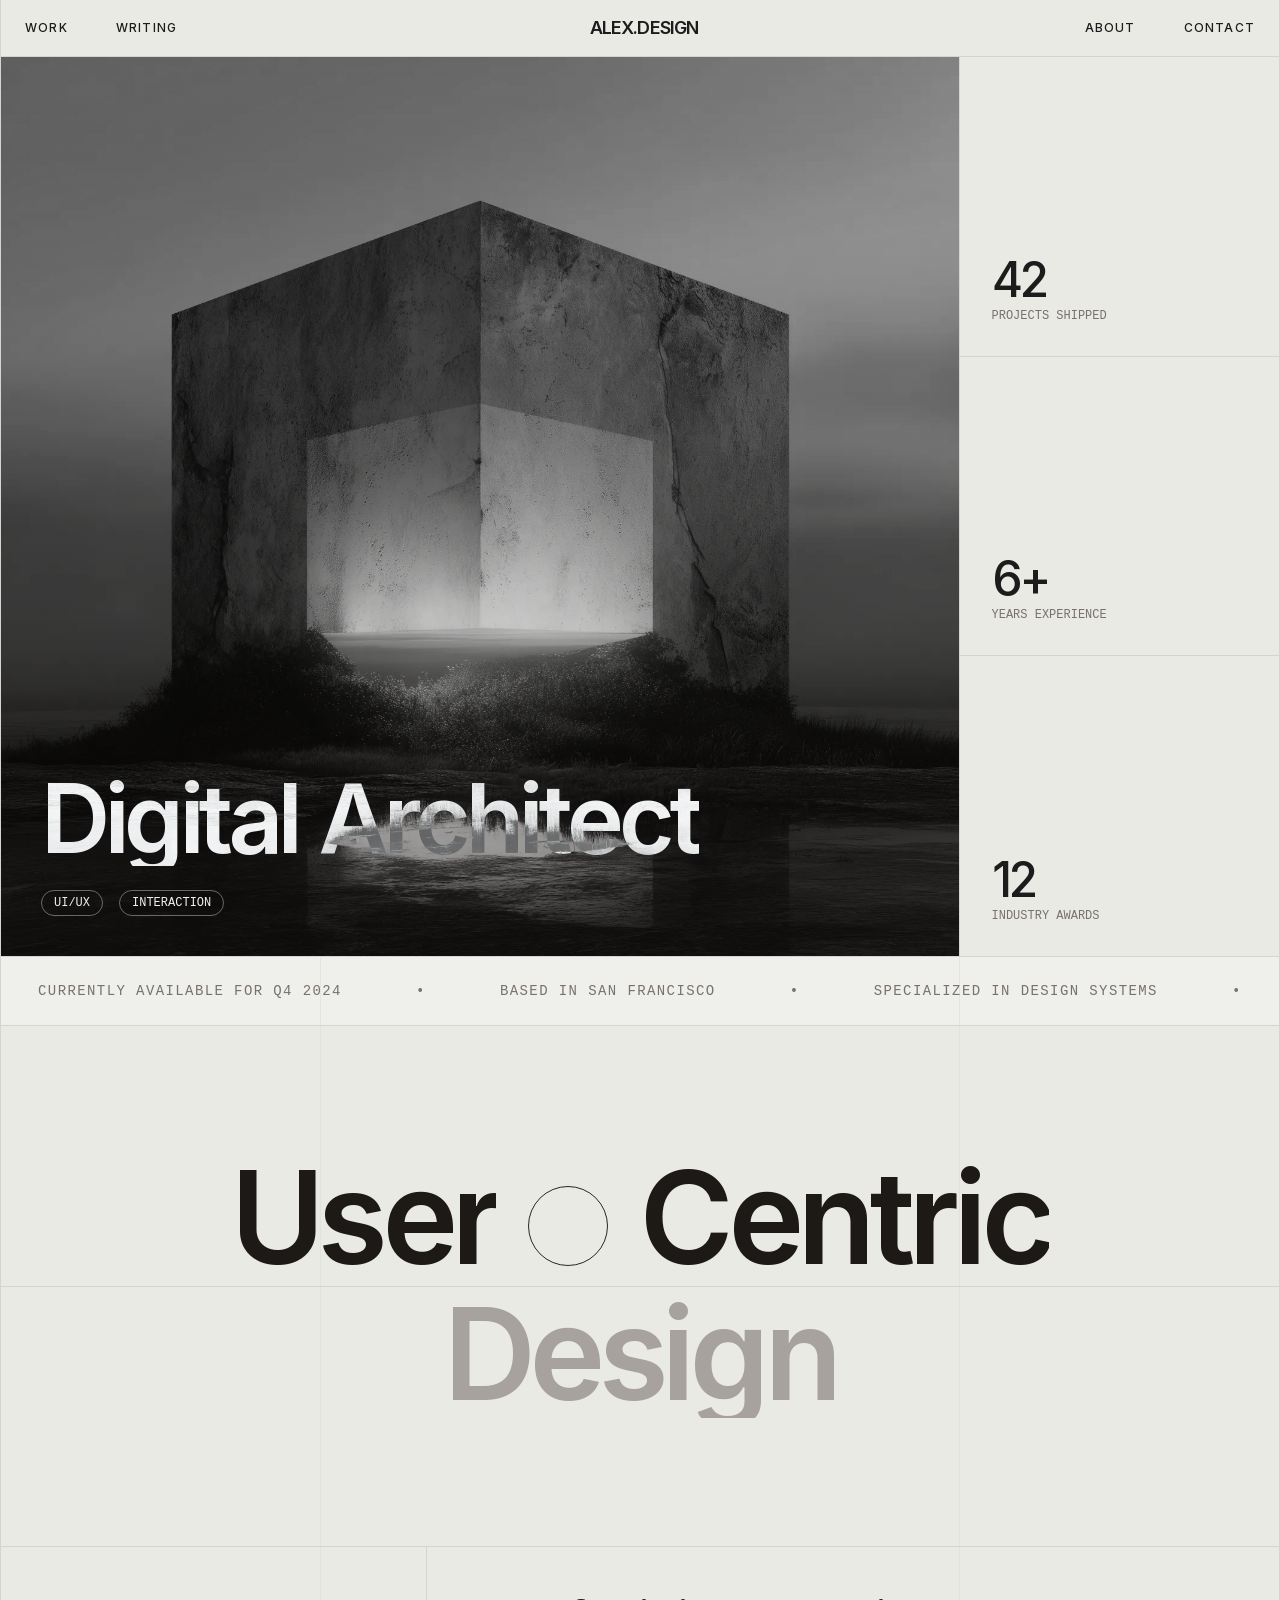
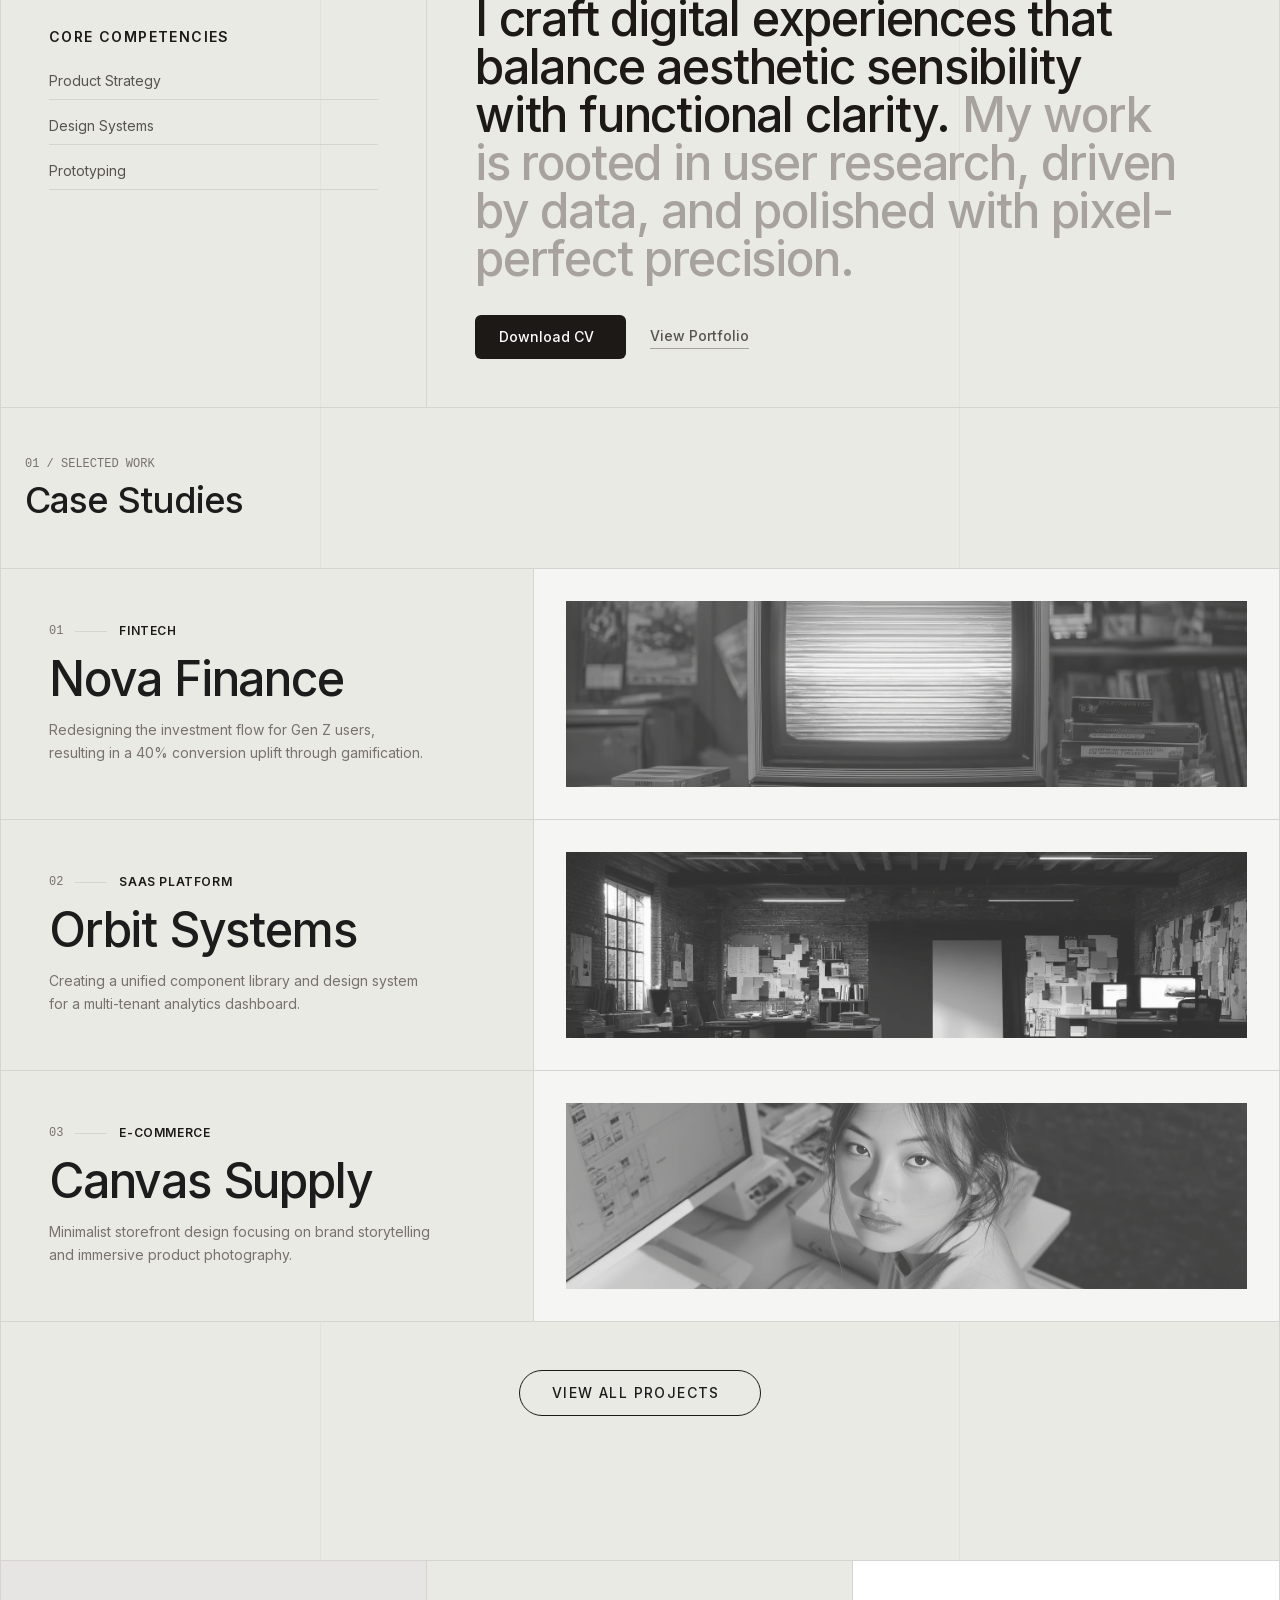
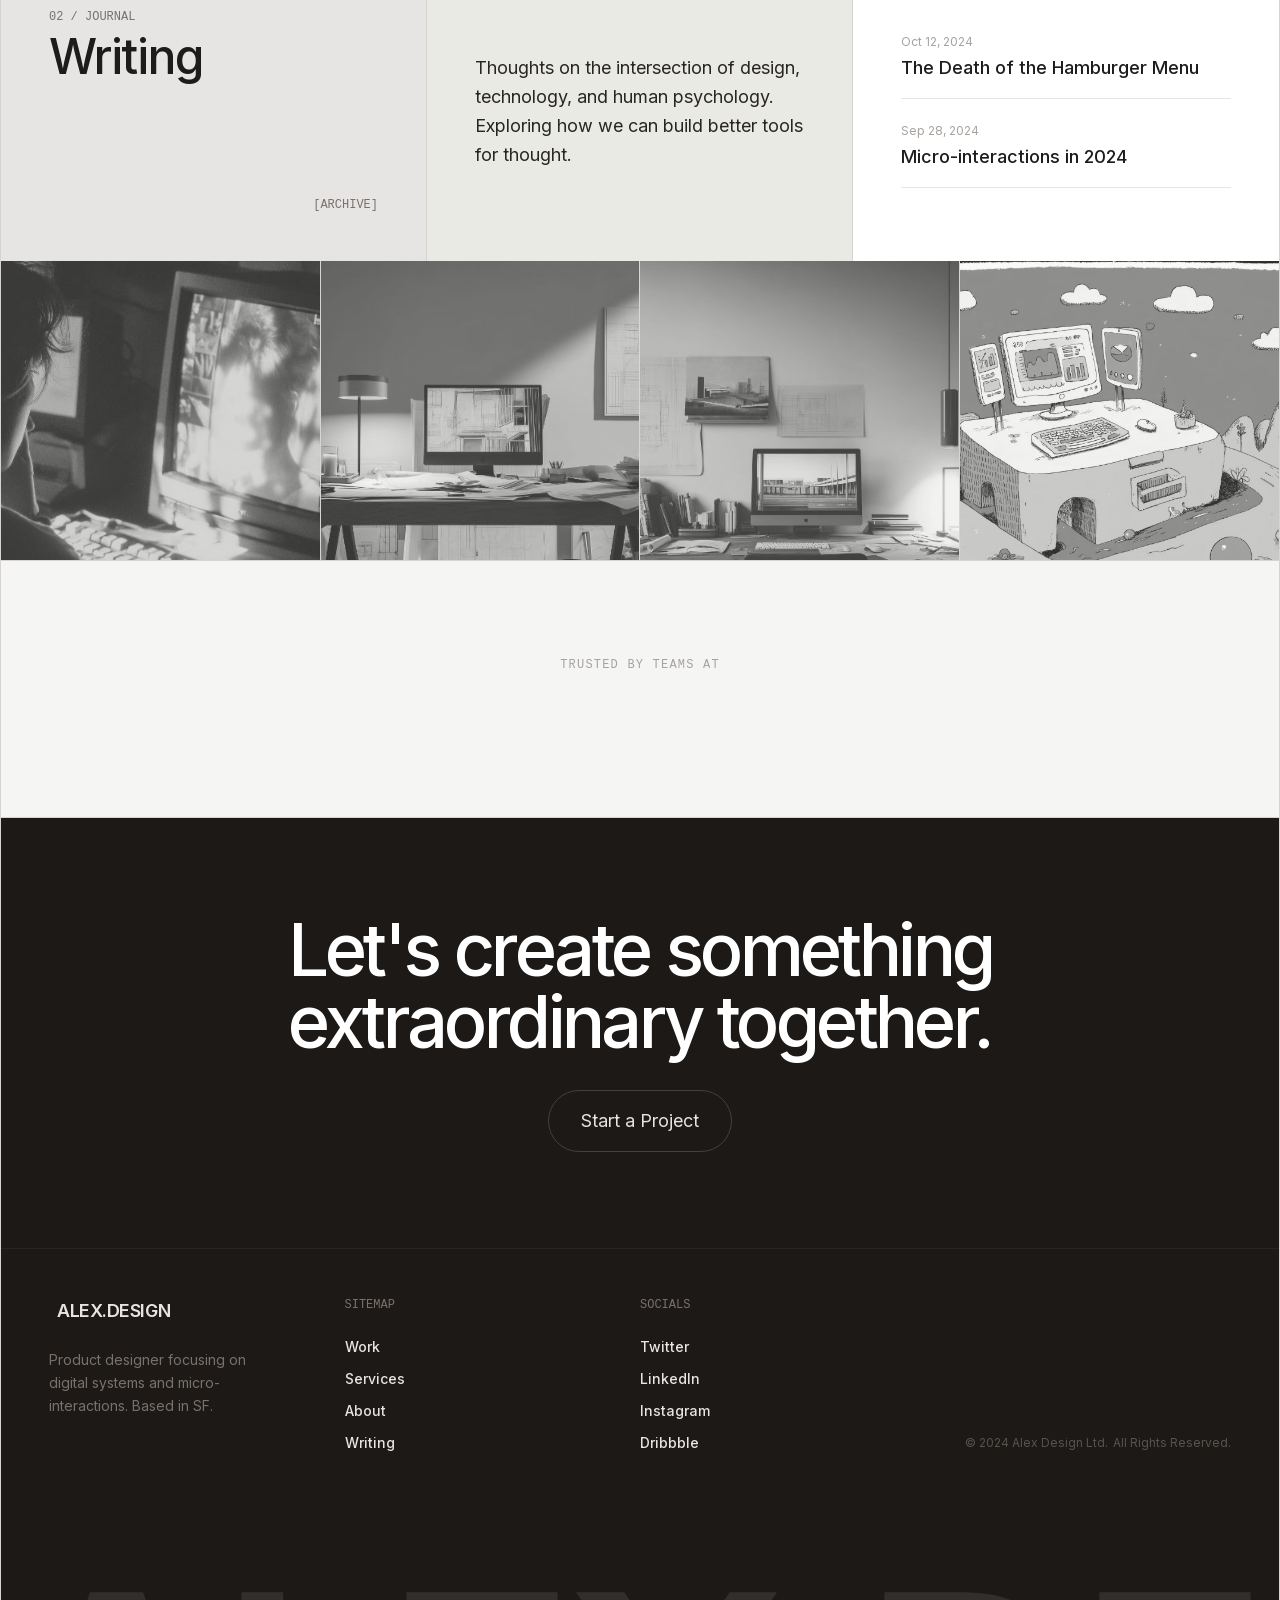
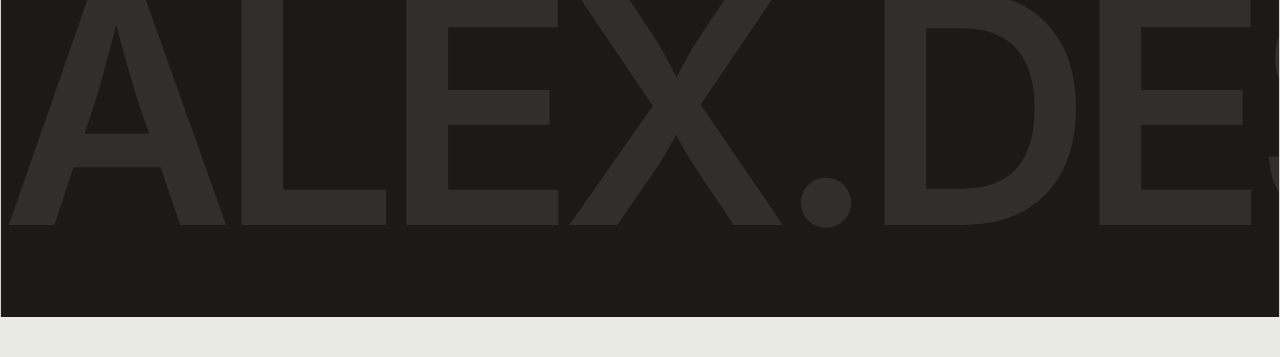
<file: artools_inicial/artools/assets/templates/digital-architect.aura.build/index.html>
<html class="scroll-smooth" lang="en"><head><meta charset="utf-8"/>
<meta content="width=device-width, initial-scale=1.0" name="viewport"/>
<title>Portfolio - Product Designer</title>
<script src="assets/resource_3fa48481346f.js"></script>
<script src="assets/iconify-icon_d39ffc6e4c56.js"></script>
<link href="assets/css2_19fd9cc6b396.css" rel="stylesheet"/>
<style>
body { font-family: 'Inter', sans-serif; background-color: #EAEAE5; color: #1C1C1C; overflow-x: hidden; }
/* Base Reveal Animation (Scroll triggered) */
.reveal { opacity: 0; transform: translateY(2rem); transition: all 1s cubic-bezier(0.16, 1, 0.3, 1); }
.reveal.active { opacity: 1; transform: translateY(0); }
/* Masked Text Reveal (For Hero Title) */
.text-reveal-wrapper { overflow: hidden; display: inline-block; vertical-align: bottom; }
.text-reveal-content {
transform: translateY(110%);
opacity: 0;
transition: transform 1.2s cubic-bezier(0.16, 1, 0.3, 1), opacity 1.2s ease;
display: block;
}
.reveal-active .text-reveal-content { transform: translateY(0); opacity: 1; }
/* Stagger Delays */
.delay-100 { transition-delay: 0.1s; }
.delay-200 { transition-delay: 0.2s; }
.delay-300 { transition-delay: 0.3s; }
.delay-500 { transition-delay: 0.5s; }
.delay-700 { transition-delay: 0.7s; }
/* Carousel Fade & Ken Burns */
.carousel-slide { position: absolute; inset: 0; transition: opacity 1.5s ease-in-out; opacity: 0; overflow: hidden; }
.carousel-slide.active { opacity: 1; }
.carousel-slide img { transform: scale(1); transition: transform 10s ease-out; }
.carousel-slide.active img { transform: scale(1.1); }
/* Marquee Animation */
@keyframes marquee {
0% { transform: translateX(0); }
100% { transform: translateX(-50%); }
}
.animate-marquee { display: inline-block; padding-left: 100%; animation: marquee 30s linear infinite; }
/* Add a clone to the HTML for seamless loop or use padding method */
.marquee-container { display: flex; overflow: hidden; user-select: none; }
.marquee-content { flex-shrink: 0; display: flex; justify-content: space-around; min-width: 100%; animation: scroll 40s linear infinite; }
@keyframes scroll {
from { transform: translateX(0); }
to { transform: translateX(-100%); }
}
/* Nav Load Animation */
.nav-load { opacity: 0; transform: translateY(-10px); transition: all 0.8s ease-out; }
.nav-load.loaded { opacity: 1; transform: translateY(0); }
/* Icon Alignment Fix */
iconify-icon { display: inline-flex; align-items: center; justify-content: center; vertical-align: middle; }
/* Utilities */
.no-scrollbar::-webkit-scrollbar { display: none; }
.parallax-element { will-change: transform; }
</style></head>
<body class="antialiased min-h-screen selection:bg-stone-800 selection:text-white pb-10">
<!-- Main Container -->
<div class="max-w-[1400px] mx-auto border-x border-stone-300 relative bg-[#EAEAE5]">
<!-- Vertical Grid Guide Lines -->
<div class="absolute inset-0 pointer-events-none grid grid-cols-1 md:grid-cols-12 gap-0 z-0 h-full w-full">
<div class="hidden md:block md:col-span-3 border-r border-stone-300/40 h-full"></div>
<div class="hidden md:block md:col-span-6 border-r border-stone-300/40 h-full"></div>
<div class="hidden md:block md:col-span-3 h-full"></div>
</div>
<!-- Navigation -->
<header class="relative z-50 border-b border-stone-300 sticky top-0 bg-[#EAEAE5] nav-load">
<div class="flex justify-between items-center px-4 md:px-6 py-5">
<div class="flex items-center gap-12">
<a class="text-xs font-medium tracking-widest uppercase hover:text-stone-500 transition-colors" href="#">Work</a>
<a class="text-xs font-medium tracking-widest uppercase hidden md:block hover:text-stone-500 transition-colors" href="#">Writing</a>
</div>
<div class="absolute left-1/2 -translate-x-1/2 flex items-center gap-2 group cursor-pointer">
<iconify-icon class="text-xl group-hover:rotate-180 transition-transform duration-700" icon="solar:atom-linear"></iconify-icon>
<span class="font-bold tracking-tighter text-lg">ALEX.DESIGN</span>
</div>
<div class="flex items-center gap-12">
<a class="text-xs font-medium tracking-widest uppercase hidden md:block hover:text-stone-500 transition-colors" href="#">About</a>
<a class="text-xs font-medium tracking-widest uppercase hover:text-stone-500 transition-colors" href="#">Contact</a>
</div>
</div>
</header>
<!-- Hero Section -->
<section class="relative z-10 grid grid-cols-1 md:grid-cols-12 border-b border-stone-300 min-h-[900px]">
<!-- Hero Carousel -->
<div class="col-span-1 md:col-span-9 border-b md:border-b-0 md:border-r border-stone-300 relative group overflow-hidden bg-stone-200">
<div class="w-full h-full relative" id="hero-carousel">
<!-- Slide 1 -->
<div class="carousel-slide active">
<img class="w-full h-full object-cover grayscale contrast-125 parallax-img" data-speed="0.05" src="assets/c7fa69dd-d7fb-48f2-a866-ef3663_f6b789593f38.webp"/>
</div>
<!-- Slide 2 -->
<div class="carousel-slide">
<img class="w-full h-full object-cover grayscale contrast-125 parallax-img" data-speed="0.05" src="assets/6c710de5-9712-4c8e-a7db-59ac54_b647957b5aa5.webp"/>
</div>
<!-- Slide 3 -->
<div class="carousel-slide">
<img class="w-full h-full object-cover grayscale contrast-125 parallax-img" data-speed="0.05" src="assets/62cc53b7-3355-4618-b7fa-3283f6_a6d3415bc434.webp"/>
</div>
</div>
<div class="absolute top-0 left-0 w-full h-full bg-gradient-to-b from-transparent to-stone-900/40 pointer-events-none"></div>
<!-- Hero Text -->
<div class="absolute bottom-6 left-6 md:bottom-10 md:left-10 text-white mix-blend-difference z-20">
<h1 class="text-6xl md:text-8xl font-semibold tracking-tighter leading-none mb-2" id="hero-title">
<span class="text-reveal-wrapper"><span class="text-reveal-content delay-200">Digital</span></span>
<span class="text-reveal-wrapper"><span class="text-reveal-content delay-300">Architect</span></span>
</h1>
<div class="mt-6 flex items-center gap-4 reveal delay-500 hero-badge">
<span class="px-3 py-1 border border-white/40 rounded-full text-xs font-mono uppercase backdrop-blur-md">UI/UX</span>
<span class="px-3 py-1 border border-white/40 rounded-full text-xs font-mono uppercase backdrop-blur-md">Interaction</span>
</div>
</div>
</div>
<!-- Stats Column (Staggered Load) -->
<div class="col-span-1 md:col-span-3 grid grid-rows-3 h-full min-h-[400px]">
<!-- Stat 1 -->
<div class="row-span-1 border-b border-stone-300 p-8 flex flex-col justify-between reveal delay-500 hero-stat group hover:bg-white transition-colors">
<iconify-icon class="text-3xl text-stone-400 group-hover:text-stone-800 transition-colors" icon="solar:layers-minimalistic-linear"></iconify-icon>
<div>
<h2 class="text-5xl font-medium tracking-tighter">42</h2>
<span class="text-xs font-mono text-stone-500 mt-1 block">PROJECTS SHIPPED</span>
</div>
</div>
<!-- Stat 2 -->
<div class="row-span-1 border-b border-stone-300 p-8 flex flex-col justify-between reveal delay-700 hero-stat group hover:bg-white transition-colors">
<iconify-icon class="text-3xl text-stone-400 group-hover:text-stone-800 transition-colors" icon="solar:clock-circle-linear"></iconify-icon>
<div>
<h2 class="text-5xl font-medium tracking-tighter">6+</h2>
<span class="text-xs font-mono text-stone-500 mt-1 block">YEARS EXPERIENCE</span>
</div>
</div>
<!-- Stat 3 -->
<div class="row-span-1 p-8 flex flex-col justify-between reveal delay-700 hero-stat group hover:bg-white transition-colors relative overflow-hidden">
<iconify-icon class="text-3xl text-stone-400 group-hover:text-stone-800 transition-colors" icon="solar:cup-star-linear"></iconify-icon>
<div>
<h2 class="text-5xl font-medium tracking-tighter">12</h2>
<span class="text-xs font-mono text-stone-500 mt-1 block">INDUSTRY AWARDS</span>
</div>
<div class="absolute top-4 right-4 animate-spin-slow">
<iconify-icon class="text-stone-200 text-6xl opacity-0 group-hover:opacity-100 transition-opacity duration-700" icon="solar:star-fall-linear"></iconify-icon>
</div>
</div>
</div>
</section>
<!-- Marquee / Divider -->
<div class="border-b border-stone-300 overflow-hidden py-6 bg-stone-100/50">
<div class="marquee-container">
<div class="marquee-content">
<span class="text-sm font-mono uppercase tracking-widest text-stone-500 mx-8">Currently available for Q4 2024</span>
<span class="text-sm font-mono uppercase tracking-widest text-stone-500 mx-8">•</span>
<span class="text-sm font-mono uppercase tracking-widest text-stone-500 mx-8">Based in San Francisco</span>
<span class="text-sm font-mono uppercase tracking-widest text-stone-500 mx-8">•</span>
<span class="text-sm font-mono uppercase tracking-widest text-stone-500 mx-8">Specialized in Design Systems</span>
<span class="text-sm font-mono uppercase tracking-widest text-stone-500 mx-8">•</span>
</div>
<!-- Duplicate for seamless loop -->
<div class="marquee-content">
<span class="text-sm font-mono uppercase tracking-widest text-stone-500 mx-8">Currently available for Q4 2024</span>
<span class="text-sm font-mono uppercase tracking-widest text-stone-500 mx-8">•</span>
<span class="text-sm font-mono uppercase tracking-widest text-stone-500 mx-8">Based in San Francisco</span>
<span class="text-sm font-mono uppercase tracking-widest text-stone-500 mx-8">•</span>
<span class="text-sm font-mono uppercase tracking-widest text-stone-500 mx-8">Specialized in Design Systems</span>
<span class="text-sm font-mono uppercase tracking-widest text-stone-500 mx-8">•</span>
</div>
</div>
</div>
<!-- Typography Banner -->
<section class="relative z-10 py-32 border-b border-stone-300 overflow-hidden">
<div class="flex flex-col items-center gap-2 reveal">
<div class="flex items-center gap-4 md:gap-8">
<h1 class="text-6xl md:text-8xl lg:text-9xl font-semibold tracking-tighter text-stone-900">
<span class="text-reveal-wrapper"><span class="text-reveal-content text-stone-900">User</span></span>
</h1>
<div class="w-12 h-12 md:w-20 md:h-20 border border-stone-800 rounded-full flex items-center justify-center mt-2 md:mt-4 bg-transparent hover:bg-stone-900 hover:text-white transition-all duration-500">
<iconify-icon class="text-2xl md:text-4xl" icon="solar:arrow-down-linear"></iconify-icon>
</div>
<h1 class="text-6xl md:text-8xl lg:text-9xl font-semibold tracking-tighter text-stone-900">
<span class="text-reveal-wrapper"><span class="text-reveal-content delay-100 text-stone-900">Centric</span></span>
</h1>
</div>
<h1 class="text-6xl md:text-8xl lg:text-9xl font-semibold tracking-tighter text-stone-400">
<span class="text-reveal-wrapper"><span class="text-reveal-content delay-200">Design</span></span>
</h1>
</div>
<div class="absolute top-1/2 left-0 w-full h-px bg-stone-300 -z-10"></div>
<!-- Parallax Decoration -->
<div class="absolute top-10 right-[10%] opacity-20 parallax-element" data-speed="-0.02">
<iconify-icon class="text-9xl" icon="solar:record-circle-linear"></iconify-icon>
</div>
</section>
<!-- Intro / Bio Section -->
<section class="relative z-10 grid grid-cols-1 md:grid-cols-12 border-b border-stone-300">
<!-- Left Meta -->
<div class="col-span-1 md:col-span-4 p-8 md:p-12 flex flex-col justify-between min-h-[400px] border-b md:border-b-0 md:border-r border-stone-300 reveal">
<div class="flex flex-col gap-8">
<iconify-icon class="text-5xl text-stone-800" icon="solar:scanner-linear"></iconify-icon>
<div>
<h3 class="text-sm font-bold uppercase tracking-widest text-stone-900 mb-6">Core Competencies</h3>
<div class="space-y-4">
<div class="flex items-center justify-between border-b border-stone-300 pb-2">
<span class="text-sm text-stone-600">Product Strategy</span>
<iconify-icon class="text-stone-400 text-lg" icon="solar:check-circle-linear"></iconify-icon>
</div>
<div class="flex items-center justify-between border-b border-stone-300 pb-2">
<span class="text-sm text-stone-600">Design Systems</span>
<iconify-icon class="text-stone-400 text-lg" icon="solar:check-circle-linear"></iconify-icon>
</div>
<div class="flex items-center justify-between border-b border-stone-300 pb-2">
<span class="text-sm text-stone-600">Prototyping</span>
<iconify-icon class="text-stone-400 text-lg" icon="solar:check-circle-linear"></iconify-icon>
</div>
</div>
</div>
</div>
</div>
<!-- Right Content -->
<div class="col-span-1 md:col-span-8 p-8 md:p-12 md:pr-24 flex flex-col justify-center reveal delay-100">
<h2 class="text-3xl md:text-5xl font-medium tracking-tight leading-tight text-stone-900 mb-8">
                    I craft digital experiences that balance aesthetic sensibility with functional clarity. 
                    <span class="text-stone-400">My work is rooted in user research, driven by data, and polished with pixel-perfect precision.</span>
</h2>
<div class="flex gap-6 items-center">
<button class="px-6 py-3 bg-stone-900 text-white rounded-md text-sm font-medium hover:bg-stone-700 transition-all flex items-center gap-2 group">
                        Download CV
                        <iconify-icon class="text-lg group-hover:translate-y-1 transition-transform" icon="solar:file-download-linear"></iconify-icon>
</button>
<a class="text-sm font-medium text-stone-600 hover:text-stone-900 border-b border-stone-400 hover:border-stone-900 pb-0.5 transition-colors" href="#work">View Portfolio</a>
</div>
</div>
</section>
<!-- Selected Projects (List View) -->
<section class="relative z-10 py-12" id="work">
<div class="px-4 md:px-6 mb-12 flex justify-between items-end reveal">
<div>
<span class="text-xs font-mono uppercase text-stone-500 mb-2 block">01 / Selected Work</span>
<h3 class="text-4xl font-medium tracking-tight">Case Studies</h3>
</div>
<iconify-icon class="text-3xl text-stone-400" icon="solar:arrow-right-down-linear"></iconify-icon>
</div>
<!-- Project 1 -->
<div class="group border-y border-stone-300 bg-[#EAEAE5] hover:bg-white transition-colors duration-500 cursor-pointer overflow-hidden">
<div class="max-w-[1400px] mx-auto grid grid-cols-1 md:grid-cols-12 min-h-[250px]">
<div class="col-span-1 md:col-span-5 p-8 md:p-12 border-r border-stone-300/0 md:border-stone-300 reveal flex flex-col justify-center">
<div class="flex items-center gap-3 mb-4">
<span class="text-xs font-mono text-stone-500">01</span>
<div class="h-px w-8 bg-stone-300"></div>
<span class="text-xs font-bold uppercase tracking-wider text-stone-900">Fintech</span>
</div>
<h4 class="text-4xl md:text-5xl font-medium tracking-tight mb-4 group-hover:translate-x-2 transition-transform duration-500">Nova Finance</h4>
<p class="text-stone-500 text-sm leading-relaxed max-w-sm">Redesigning the investment flow for Gen Z users, resulting in a 40% conversion uplift through gamification.</p>
</div>
<div class="col-span-7 hidden md:block relative overflow-hidden">
<div class="absolute inset-0 bg-stone-100 flex items-center justify-center p-8">
<img class="w-full h-full object-cover grayscale opacity-80 group-hover:scale-105 group-hover:grayscale-0 transition-all duration-700" src="assets/4b7d31e6-5b45-47eb-9853-96bbb9_bf1aa5f9d2cf.webp"/>
</div>
</div>
</div>
</div>
<!-- Project 2 -->
<div class="group border-b border-stone-300 bg-[#EAEAE5] hover:bg-white transition-colors duration-500 cursor-pointer overflow-hidden">
<div class="max-w-[1400px] mx-auto grid grid-cols-1 md:grid-cols-12 min-h-[250px]">
<div class="col-span-1 md:col-span-5 p-8 md:p-12 border-r border-stone-300/0 md:border-stone-300 reveal flex flex-col justify-center">
<div class="flex items-center gap-3 mb-4">
<span class="text-xs font-mono text-stone-500">02</span>
<div class="h-px w-8 bg-stone-300"></div>
<span class="text-xs font-bold uppercase tracking-wider text-stone-900">SaaS Platform</span>
</div>
<h4 class="text-4xl md:text-5xl font-medium tracking-tight mb-4 group-hover:translate-x-2 transition-transform duration-500">Orbit Systems</h4>
<p class="text-stone-500 text-sm leading-relaxed max-w-sm">Creating a unified component library and design system for a multi-tenant analytics dashboard.</p>
</div>
<div class="col-span-7 hidden md:block relative overflow-hidden">
<div class="absolute inset-0 bg-stone-100 flex items-center justify-center p-8">
<img class="w-full h-full object-cover grayscale opacity-80 group-hover:scale-105 group-hover:grayscale-0 transition-all duration-700" src="assets/5ea5c0e9-3047-467a-9eaf-e49f65_6a6f021d85c6.webp"/>
</div>
</div>
</div>
</div>
<!-- Project 3 -->
<div class="group border-b border-stone-300 bg-[#EAEAE5] hover:bg-white transition-colors duration-500 cursor-pointer overflow-hidden">
<div class="max-w-[1400px] mx-auto grid grid-cols-1 md:grid-cols-12 min-h-[250px]">
<div class="col-span-1 md:col-span-5 p-8 md:p-12 border-r border-stone-300/0 md:border-stone-300 reveal flex flex-col justify-center">
<div class="flex items-center gap-3 mb-4">
<span class="text-xs font-mono text-stone-500">03</span>
<div class="h-px w-8 bg-stone-300"></div>
<span class="text-xs font-bold uppercase tracking-wider text-stone-900">E-Commerce</span>
</div>
<h4 class="text-4xl md:text-5xl font-medium tracking-tight mb-4 group-hover:translate-x-2 transition-transform duration-500">Canvas Supply</h4>
<p class="text-stone-500 text-sm leading-relaxed max-w-sm">Minimalist storefront design focusing on brand storytelling and immersive product photography.</p>
</div>
<div class="col-span-7 hidden md:block relative overflow-hidden">
<div class="absolute inset-0 bg-stone-100 flex items-center justify-center p-8">
<img class="w-full h-full object-cover grayscale opacity-80 group-hover:scale-105 group-hover:grayscale-0 transition-all duration-700" src="assets/ddab06d9-9060-42a5-9052-32121a_7062a2506669.webp"/>
</div>
</div>
</div>
</div>
<div class="flex justify-center mt-12 reveal">
<a class="inline-flex items-center gap-2 text-sm font-medium uppercase tracking-widest border border-stone-900 rounded-full px-8 py-3 hover:bg-stone-900 hover:text-white transition-all" href="#">
                    View All Projects
                    <iconify-icon class="text-lg" icon="solar:arrow-right-linear"></iconify-icon>
</a>
</div>
</section>
<!-- Blog / Writing Section Header -->
<section class="relative z-10 grid grid-cols-1 md:grid-cols-12 border-t border-stone-300 mt-24">
<!-- Title -->
<div class="col-span-1 md:col-span-4 p-8 md:p-12 border-b md:border-b-0 md:border-r border-stone-300 flex flex-col justify-between min-h-[300px] reveal bg-stone-200">
<div>
<span class="text-xs font-mono uppercase text-stone-500 mb-2 block">02 / Journal</span>
<h2 class="text-5xl font-medium tracking-tight">Writing</h2>
</div>
<div class="flex items-end justify-between">
<iconify-icon class="text-5xl text-stone-800" icon="solar:pen-new-square-linear"></iconify-icon>
<span class="text-xs font-mono text-stone-500">[ARCHIVE]</span>
</div>
</div>
<!-- Description -->
<div class="col-span-1 md:col-span-8 grid grid-cols-1 md:grid-cols-2">
<div class="p-8 md:p-12 border-b md:border-b-0 md:border-r border-stone-300 flex items-center reveal delay-100">
<p class="text-lg leading-relaxed text-stone-800">
                        Thoughts on the intersection of design, technology, and human psychology. Exploring how we can build better tools for thought.
                    </p>
</div>
<div class="p-8 md:p-12 flex flex-col justify-center gap-6 reveal delay-200 bg-white">
<a class="group flex items-start justify-between border-b border-stone-200 pb-4" href="#">
<div>
<span class="text-xs text-stone-400 mb-1 block">Oct 12, 2024</span>
<h4 class="text-lg font-medium group-hover:text-stone-600 transition-colors">The Death of the Hamburger Menu</h4>
</div>
<iconify-icon class="text-stone-300 text-xl group-hover:text-stone-900 transition-all" icon="solar:arrow-right-up-linear"></iconify-icon>
</a>
<a class="group flex items-start justify-between border-b border-stone-200 pb-4" href="#">
<div>
<span class="text-xs text-stone-400 mb-1 block">Sep 28, 2024</span>
<h4 class="text-lg font-medium group-hover:text-stone-600 transition-colors">Micro-interactions in 2024</h4>
</div>
<iconify-icon class="text-stone-300 text-xl group-hover:text-stone-900 transition-all" icon="solar:arrow-right-up-linear"></iconify-icon>
</a>
</div>
</div>
</section>
<!-- Image Grid Parallax -->
<section class="relative z-10 grid grid-cols-2 md:grid-cols-4 border-b border-stone-300 h-[300px] overflow-hidden">
<img class="w-full h-[120%] object-cover grayscale opacity-80 border-r border-stone-300 parallax-img" data-speed="0.05" src="assets/ede50f82-0ad0-4579-a4ae-3a9428_fd09ad4bf2a1.jpg"/>
<img class="w-full h-[120%] object-cover grayscale opacity-80 border-r border-stone-300 parallax-img" data-speed="0.08" src="assets/e9d001f3-ebe3-45c2-b556-b53a55_6b8718ffa723.jpg"/>
<img class="w-full h-[120%] object-cover grayscale opacity-80 border-r border-stone-300 parallax-img" data-speed="0.03" src="assets/87e5e02b-a5b6-43ff-b9a4-5e299f_665111a88a86.jpg"/>
<img class="w-full h-[120%] object-cover grayscale opacity-80 parallax-img" data-speed="0.1" src="assets/2700a02e-2471-497e-8ca2-3196fc_50242a508302.webp"/>
</section>
<!-- Client List -->
<section class="relative z-10 border-b border-stone-300 py-24 bg-stone-100">
<div class="text-center mb-12">
<span class="text-xs font-mono uppercase text-stone-400 tracking-widest">Trusted by teams at</span>
</div>
<!-- Simple Icons as Logos -->
<div class="grid grid-cols-2 md:grid-cols-4 gap-12 md:gap-20 px-8 justify-items-center items-center opacity-50 grayscale hover:grayscale-0 transition-all duration-700">
<div class="reveal">
<iconify-icon class="text-stone-900" height="36" icon="simple-icons:airbnb"></iconify-icon>
</div>
<div class="reveal delay-100">
<iconify-icon class="text-stone-900" height="36" icon="simple-icons:spotify"></iconify-icon>
</div>
<div class="reveal delay-200">
<iconify-icon class="text-stone-900" height="36" icon="simple-icons:notion"></iconify-icon>
</div>
<div class="reveal delay-300">
<iconify-icon class="text-stone-900" height="36" icon="simple-icons:linear"></iconify-icon>
</div>
</div>
</section>
<!-- Balanced Footer -->
<footer class="relative z-10 bg-stone-900 text-stone-200 pt-24 pb-12">
<!-- Top CTA Section -->
<div class="px-6 md:px-12 mb-24 text-center">
<div class="reveal">
<h2 class="text-5xl md:text-7xl font-medium tracking-tighter mb-8 text-white">Let's create something<br/>extraordinary together.</h2>
<a class="inline-block border border-stone-700 rounded-full px-8 py-4 text-lg hover:bg-white hover:text-stone-900 transition-all duration-300" href="mailto:hello@alex.design">
                        Start a Project
                    </a>
</div>
</div>
<div class="border-t border-stone-800 w-full mb-12"></div>
<!-- Balanced Grid -->
<div class="grid grid-cols-1 md:grid-cols-12 px-6 md:px-12 gap-12 md:gap-0">
<!-- Column 1: Brand -->
<div class="col-span-1 md:col-span-3">
<div class="flex items-center gap-2 mb-6">
<iconify-icon class="text-xl" icon="solar:atom-linear"></iconify-icon>
<span class="font-bold tracking-tight text-lg">ALEX.DESIGN</span>
</div>
<p class="text-stone-500 text-sm leading-relaxed max-w-[200px]">
                        Product designer focusing on digital systems and micro-interactions. Based in SF.
                    </p>
</div>
<!-- Column 2: Sitemap -->
<div class="col-span-1 md:col-span-3">
<h4 class="text-xs font-mono uppercase text-stone-500 mb-6">Sitemap</h4>
<ul class="space-y-3 text-sm font-medium">
<li><a class="hover:text-white transition-colors" href="#">Work</a></li>
<li><a class="hover:text-white transition-colors" href="#">Services</a></li>
<li><a class="hover:text-white transition-colors" href="#">About</a></li>
<li><a class="hover:text-white transition-colors" href="#">Writing</a></li>
</ul>
</div>
<!-- Column 3: Socials -->
<div class="col-span-1 md:col-span-3">
<h4 class="text-xs font-mono uppercase text-stone-500 mb-6">Socials</h4>
<ul class="space-y-3 text-sm font-medium">
<li><a class="hover:text-white transition-colors flex items-center gap-2" href="#">Twitter <iconify-icon class="text-xs text-stone-600" icon="solar:arrow-right-up-linear"></iconify-icon></a></li>
<li><a class="hover:text-white transition-colors flex items-center gap-2" href="#">LinkedIn <iconify-icon class="text-xs text-stone-600" icon="solar:arrow-right-up-linear"></iconify-icon></a></li>
<li><a class="hover:text-white transition-colors flex items-center gap-2" href="#">Instagram <iconify-icon class="text-xs text-stone-600" icon="solar:arrow-right-up-linear"></iconify-icon></a></li>
<li><a class="hover:text-white transition-colors flex items-center gap-2" href="#">Dribbble <iconify-icon class="text-xs text-stone-600" icon="solar:arrow-right-up-linear"></iconify-icon></a></li>
</ul>
</div>
<!-- Column 4: Meta -->
<div class="col-span-1 md:col-span-3 flex flex-col justify-between h-full">
<div class="text-right hidden md:block">
<iconify-icon class="text-4xl text-stone-800" icon="solar:globe-linear"></iconify-icon>
</div>
<div class="text-left md:text-right mt-4 md:mt-0">
<span class="text-xs text-stone-600">© 2024 Alex Design Ltd.</span>
<span class="text-xs text-stone-600">All Rights Reserved.</span>
</div>
</div>
</div>
<!-- Big Text Footer -->
<div class="mt-24 text-center opacity-10 pointer-events-none select-none overflow-hidden">
<span class="text-[12rem] md:text-[20rem] font-bold leading-none tracking-tighter whitespace-nowrap">ALEX.DESIGN</span>
</div>
</footer>
</div>
<script>
        // Intersection Observer for Reveals
        document.addEventListener('DOMContentLoaded', () => {
            
            // 1. Initial Hero Animations (Triggered on Load)
            setTimeout(() => {
                document.querySelector('header').classList.add('loaded');
            }, 100);

            // Trigger Hero Title Text Reveal
            setTimeout(() => {
                const heroTitle = document.getElementById('hero-title');
                if(heroTitle) heroTitle.classList.add('reveal-active');
            }, 500);

            // Trigger Hero Badge & Stats manually so they don't wait for scroll
            setTimeout(() => {
                document.querySelectorAll('.hero-badge, .hero-stat').forEach(el => {
                    el.classList.add('active');
                });
            }, 500);

            // 2. Scroll Observer for the rest of the page
            const observerOptions = {
                root: null,
                rootMargin: '0px',
                threshold: 0.15
            };

            const observer = new IntersectionObserver((entries) => {
                entries.forEach(entry => {
                    if (entry.isIntersecting) {
                        entry.target.classList.add('active');
                        // Add reveal-active to children if they exist (for text reveals)
                        const textWrappers = entry.target.querySelectorAll('.text-reveal-wrapper');
                        if(textWrappers.length > 0 || entry.target.classList.contains('text-reveal-wrapper')) {
                            entry.target.classList.add('reveal-active');
                        }
                        // Handle internal text reveal wrappers specifically
                        if(entry.target.tagName === 'H1') { // Catch specific typography section headers
                             entry.target.classList.add('reveal-active');
                        }
                    }
                });
            }, observerOptions);

            document.querySelectorAll('.reveal').forEach(el => observer.observe(el));
            // Observe custom text reveal sections
            document.querySelectorAll('h1').forEach(el => {
                if(el.querySelector('.text-reveal-content')) observer.observe(el);
            });

            // 3. Carousel Logic
            const slides = document.querySelectorAll('.carousel-slide');
            let currentSlide = 0;
            
            setInterval(() => {
                slides[currentSlide].classList.remove('active');
                currentSlide = (currentSlide + 1) % slides.length;
                slides[currentSlide].classList.add('active');
            }, 5000);

            // 4. Parallax Logic
            window.addEventListener('scroll', () => {
                const scrolled = window.scrollY;
                document.querySelectorAll('.parallax-img').forEach((el) => {
                    const speed = el.dataset.speed || 0.1;
                    el.style.transform = `translateY(${scrolled * speed}px)`;
                });
                
                document.querySelectorAll('.parallax-element').forEach((el) => {
                    const speed = el.dataset.speed || 0.1;
                    el.style.transform = `translateY(${scrolled * speed}px)`;
                });
            });
        });
    </script>
<script data-img-fallback-handler="">!function(){var f=["https://hoirqrkdgbmvpwutwuwj.supabase.co/storage/v1/object/public/assets/assets/917d6f93-fb36-439a-8c48-884b67b35381_1600w.jpg","https://hoirqrkdgbmvpwutwuwj.supabase.co/storage/v1/object/public/assets/assets/4734259a-bad7-422f-981e-ce01e79184f2_1600w.jpg","https://hoirqrkdgbmvpwutwuwj.supabase.co/storage/v1/object/public/assets/assets/c543a9e1-f226-4ced-80b0-feb8445a75b9_1600w.jpg","https://hoirqrkdgbmvpwutwuwj.supabase.co/storage/v1/object/public/assets/assets/5bab247f-35d9-400d-a82b-fd87cfe913d2_1600w.webp","https://hoirqrkdgbmvpwutwuwj.supabase.co/storage/v1/object/public/assets/assets/30104e3c-5eea-4b93-93e9-5313698a7156_1600w.webp"],h=new Set;function g(s){for(var x=0,i=0;i<s.length;i++)x=(x<<5)-x+s.charCodeAt(i)|0;return f[Math.abs(x)%f.length]}function r(t){var s=t.src;if(s&&!h.has(s)){h.add(s);t.src=g(s)}}window.addEventListener("error",function(e){var t=e.target;if(t&&t.tagName==="IMG")r(t)},!0);function c(){document.querySelectorAll("img").forEach(function(i){if(i.complete&&!i.naturalWidth&&i.src)r(i)})}if(document.readyState==="loading")document.addEventListener("DOMContentLoaded",c);else c()}()</script></body></html>
</file>
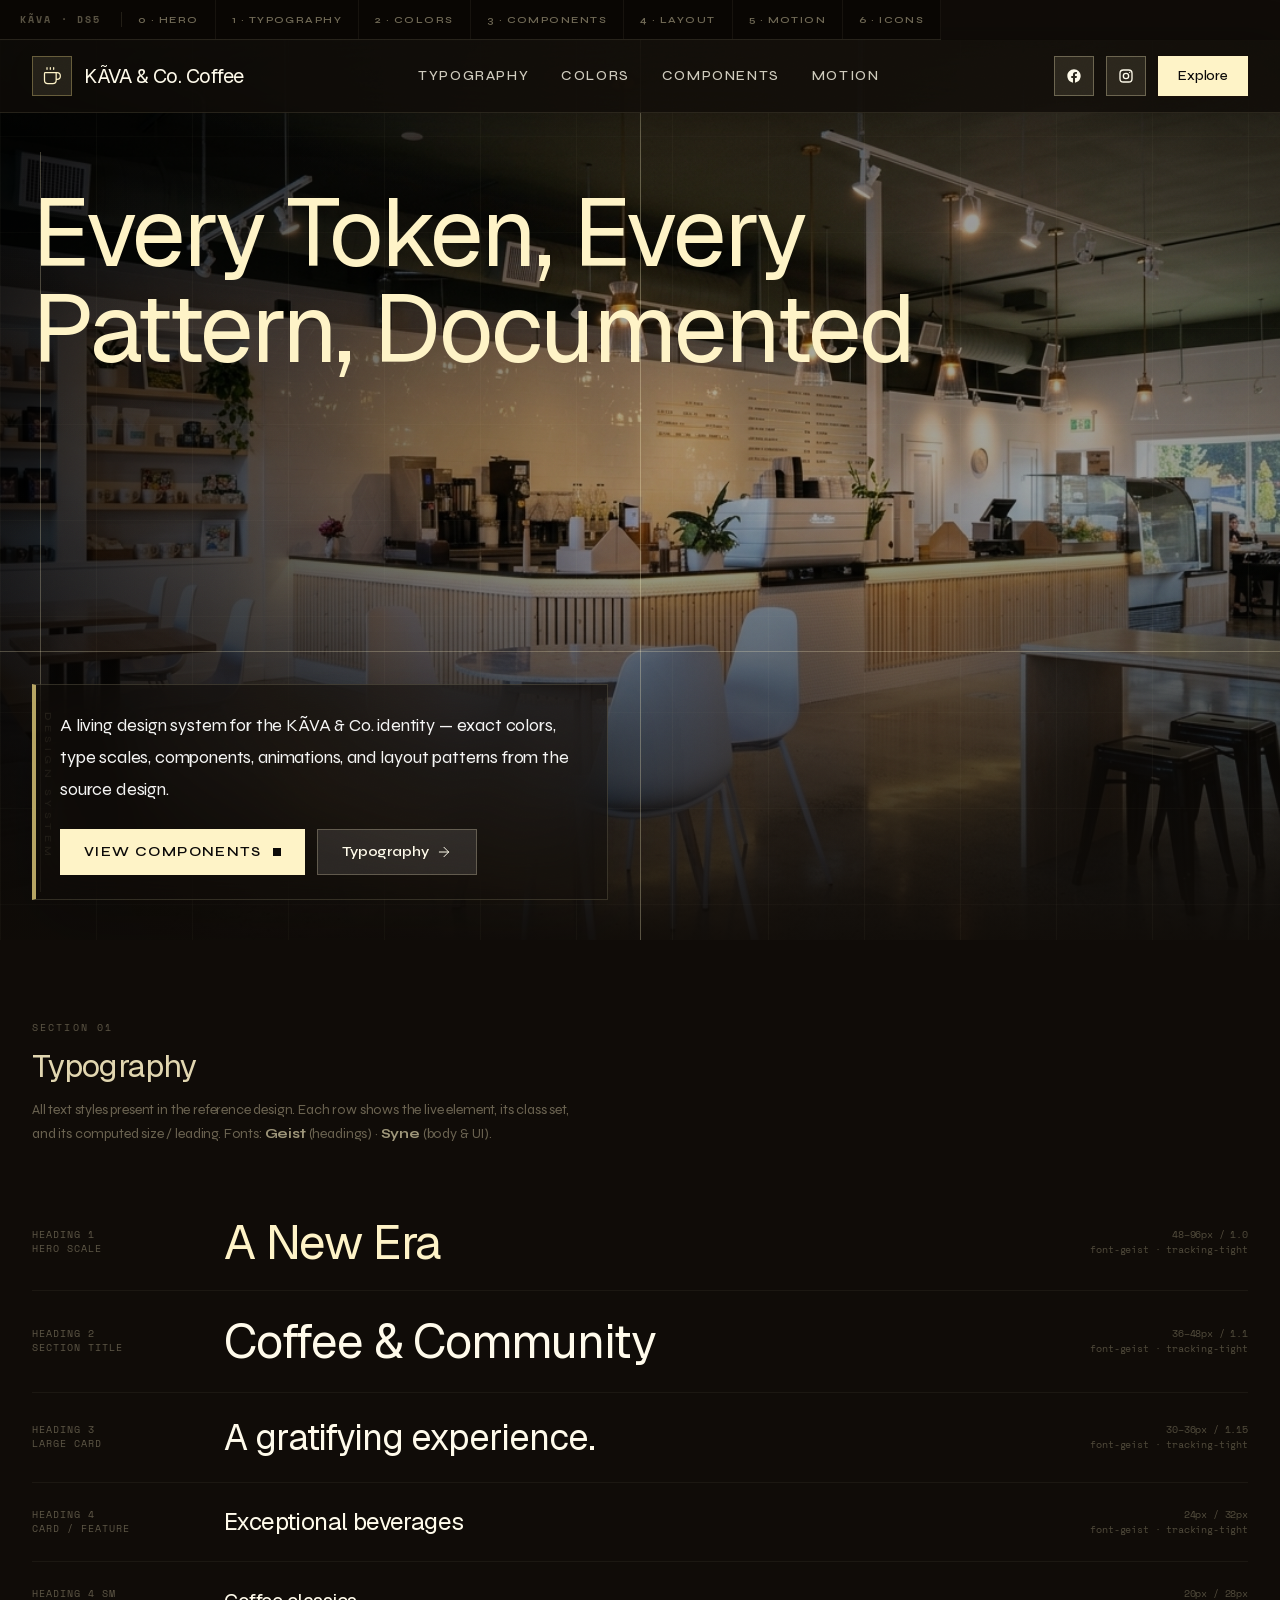
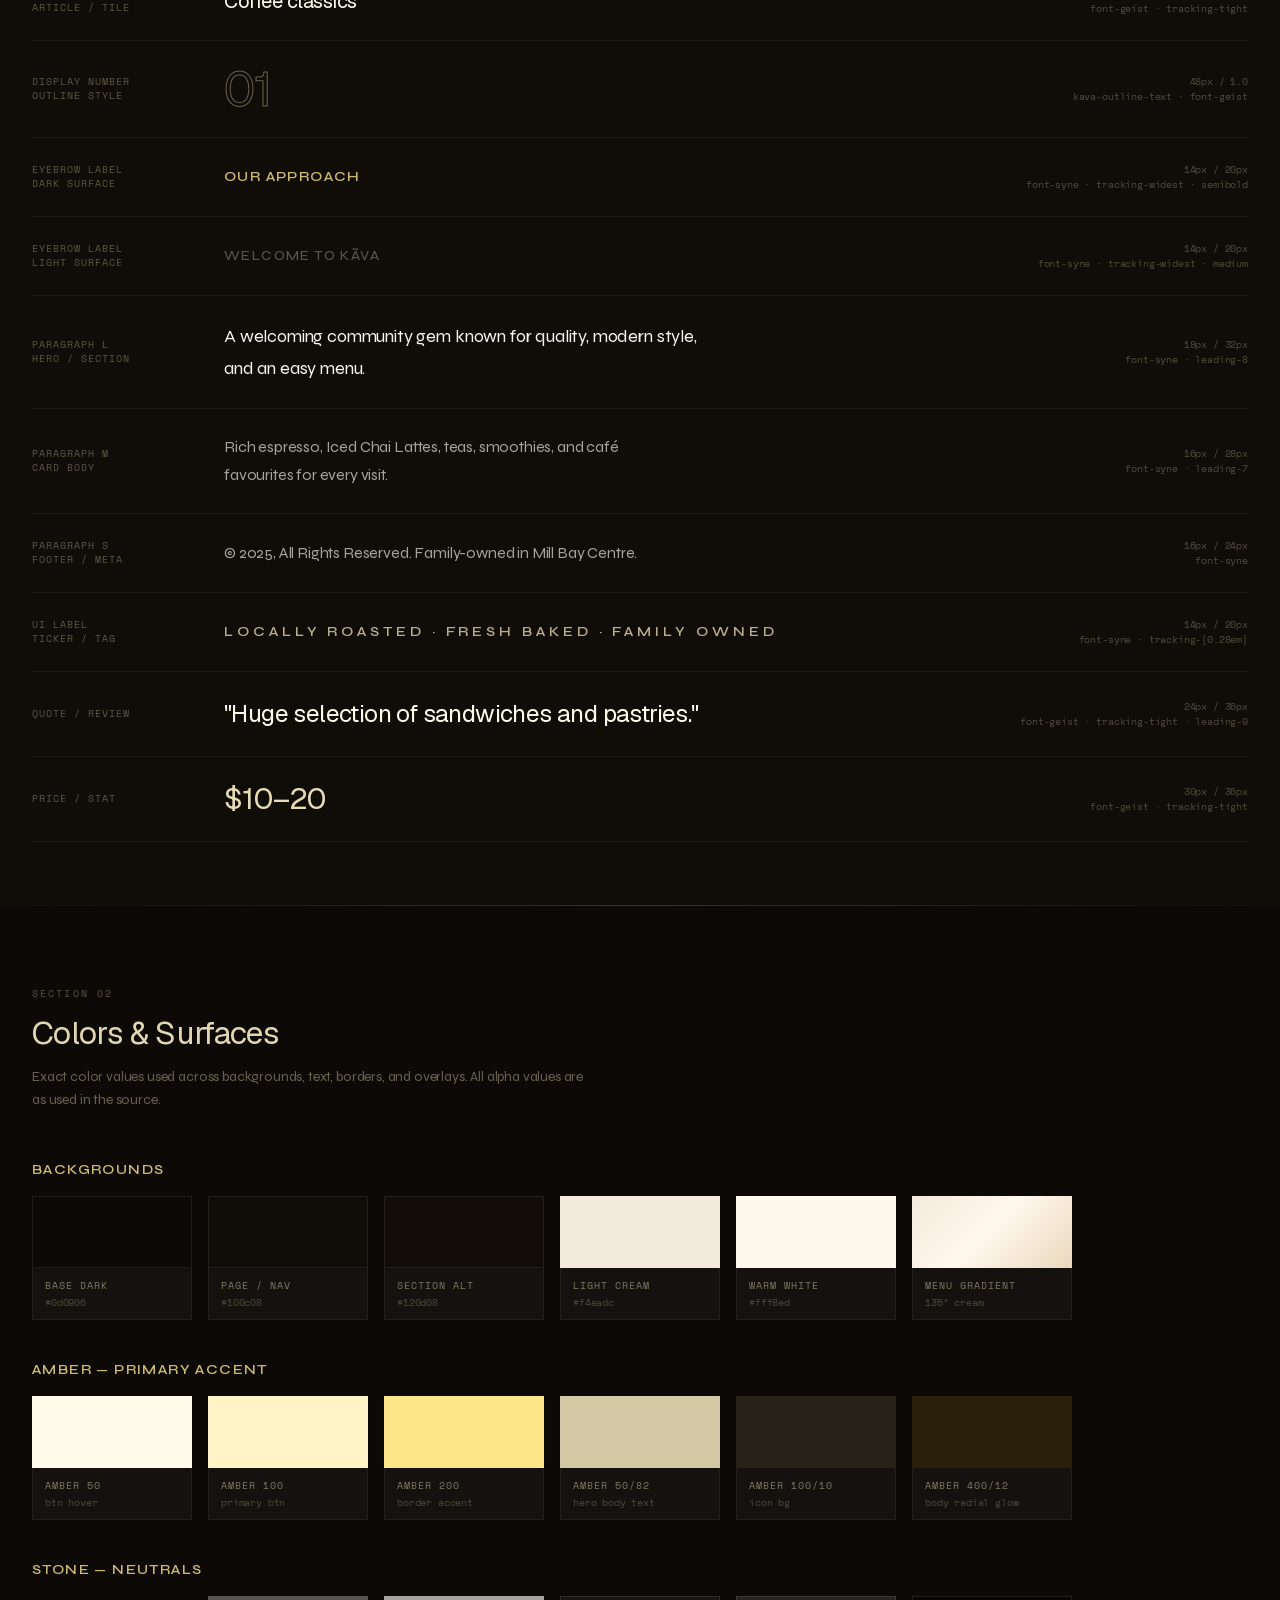
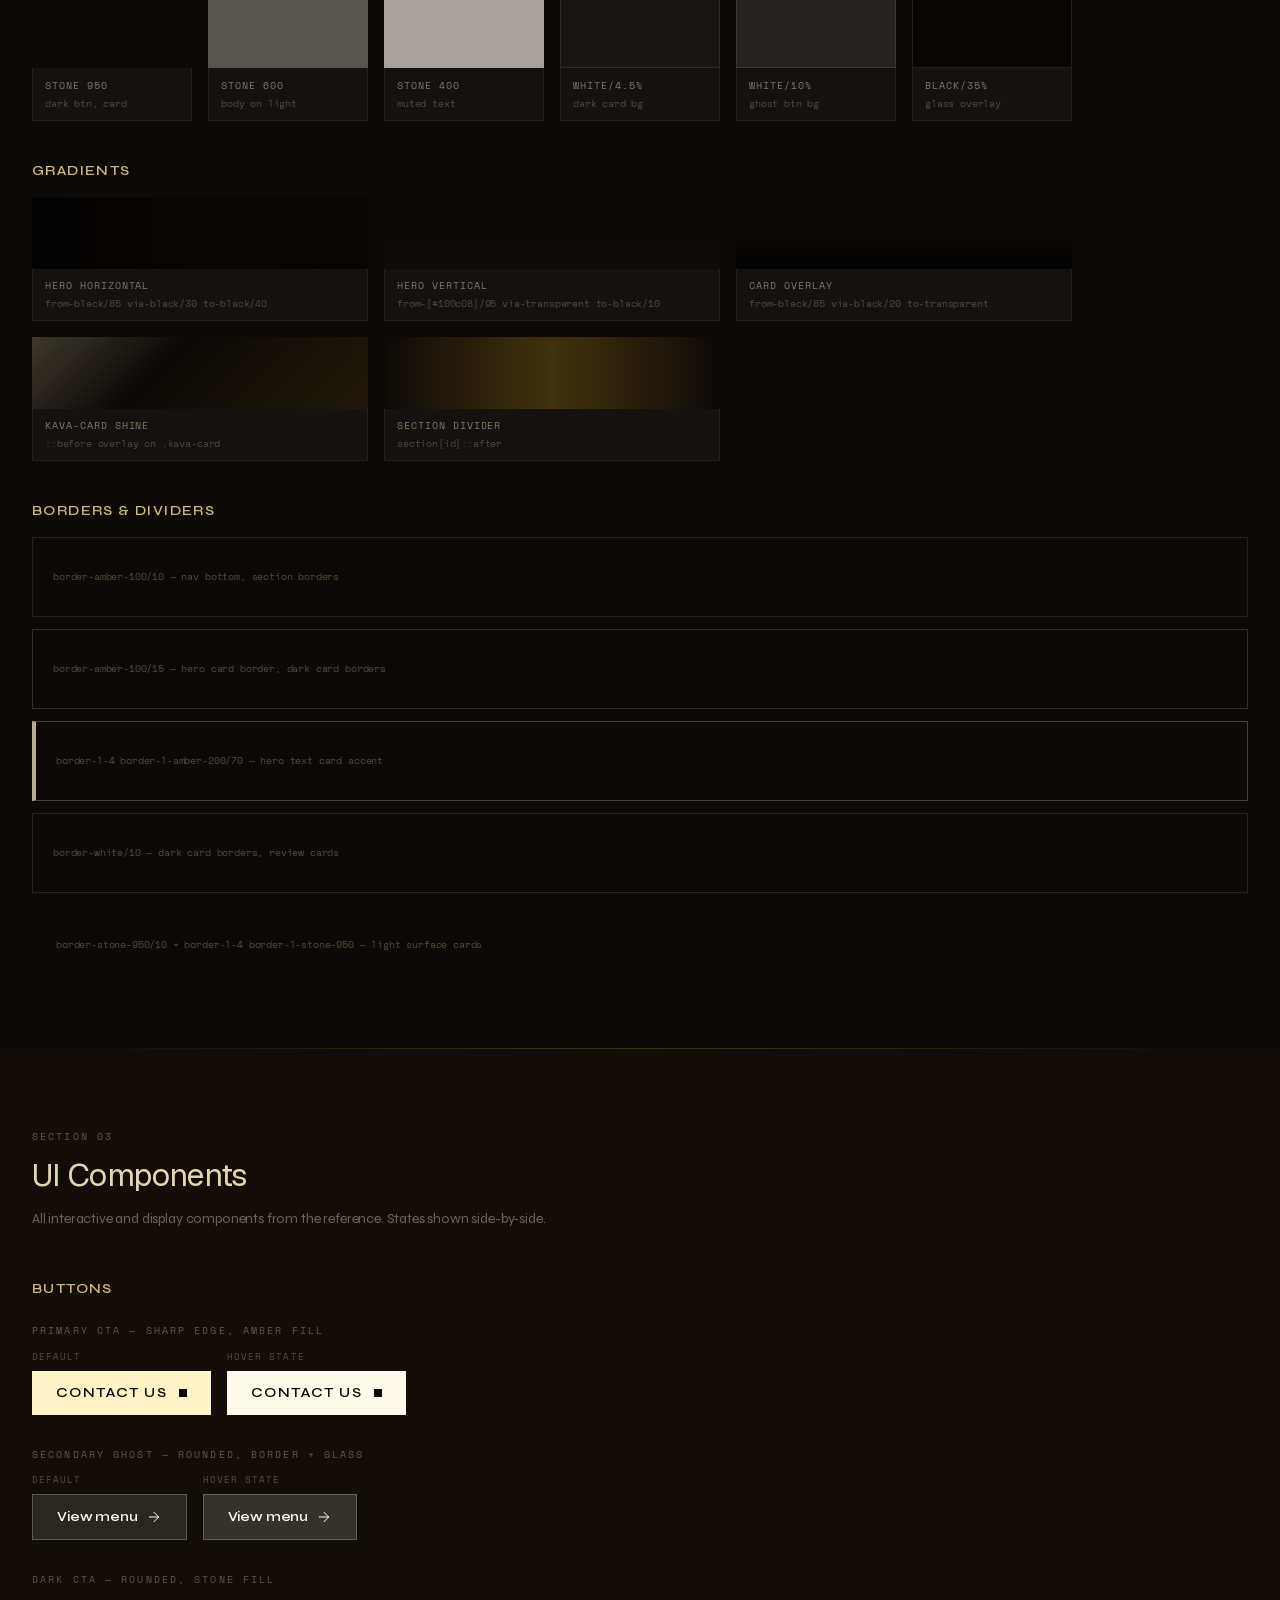
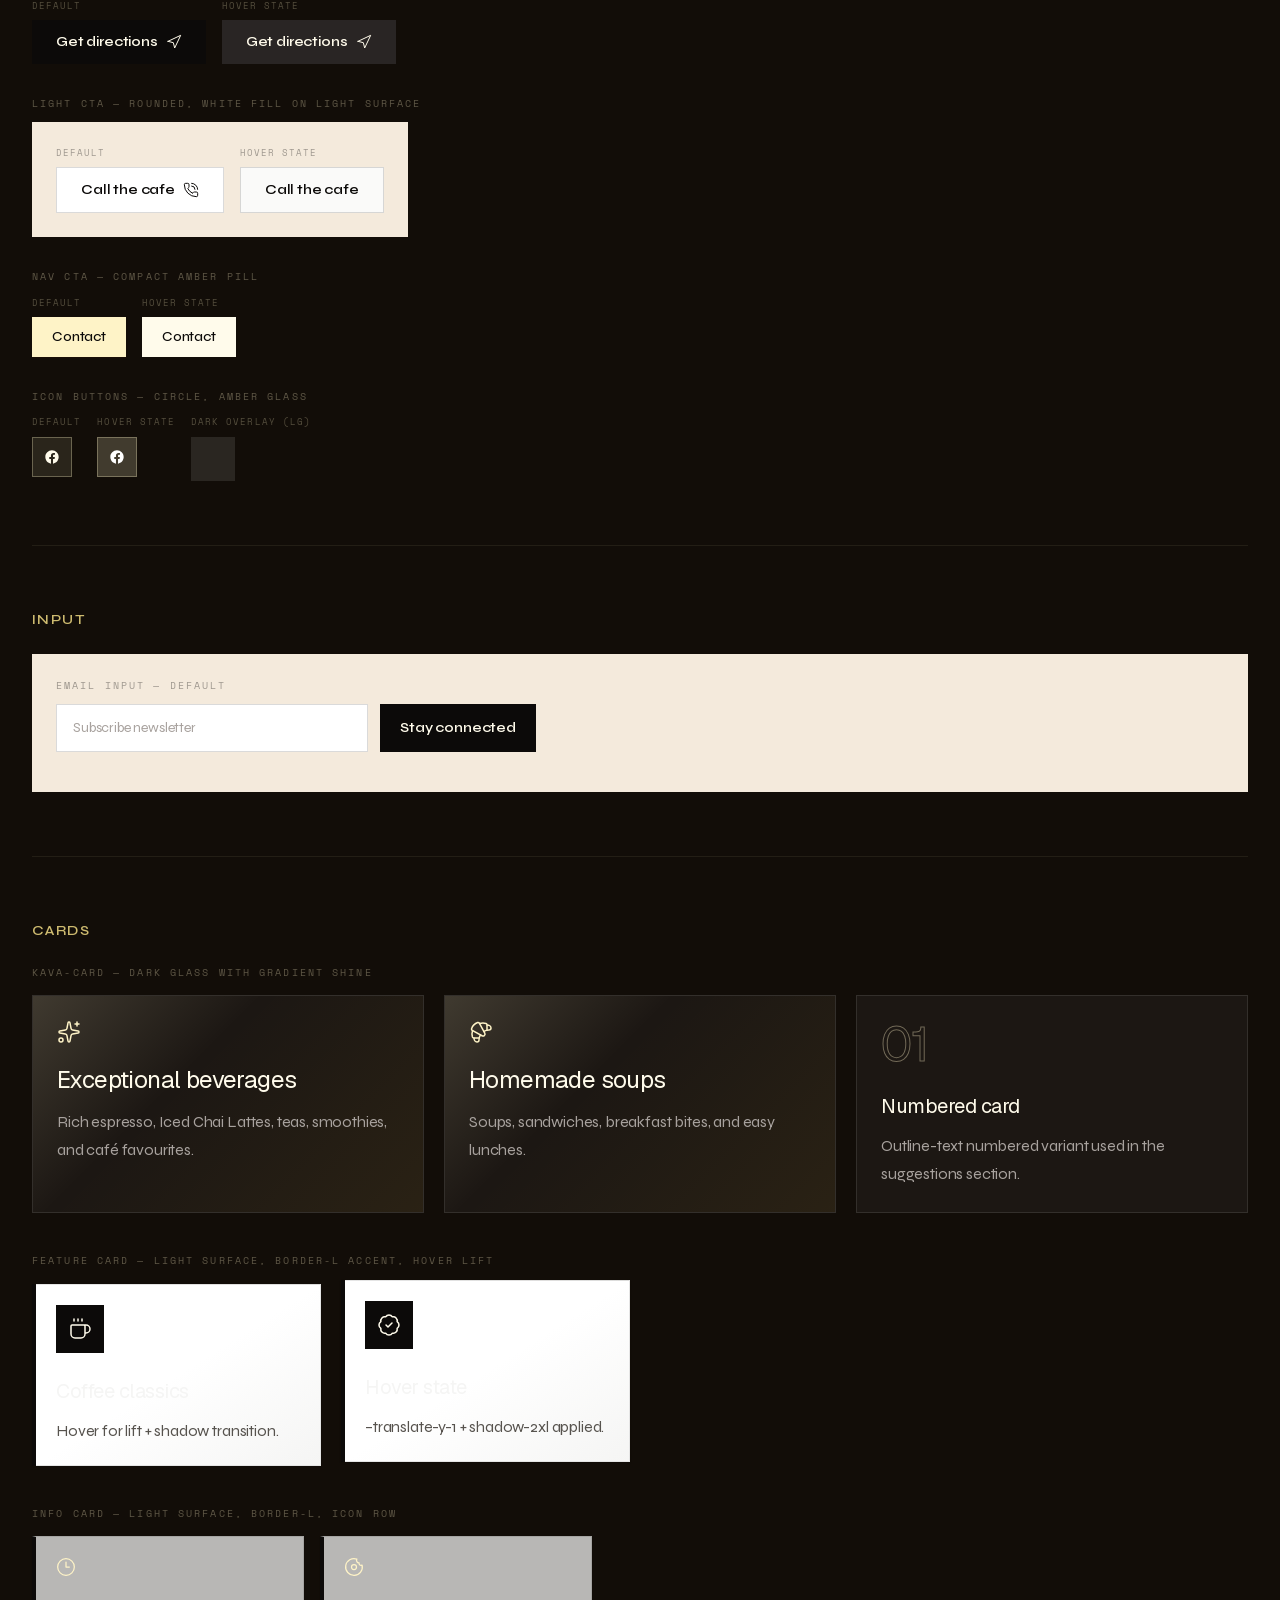
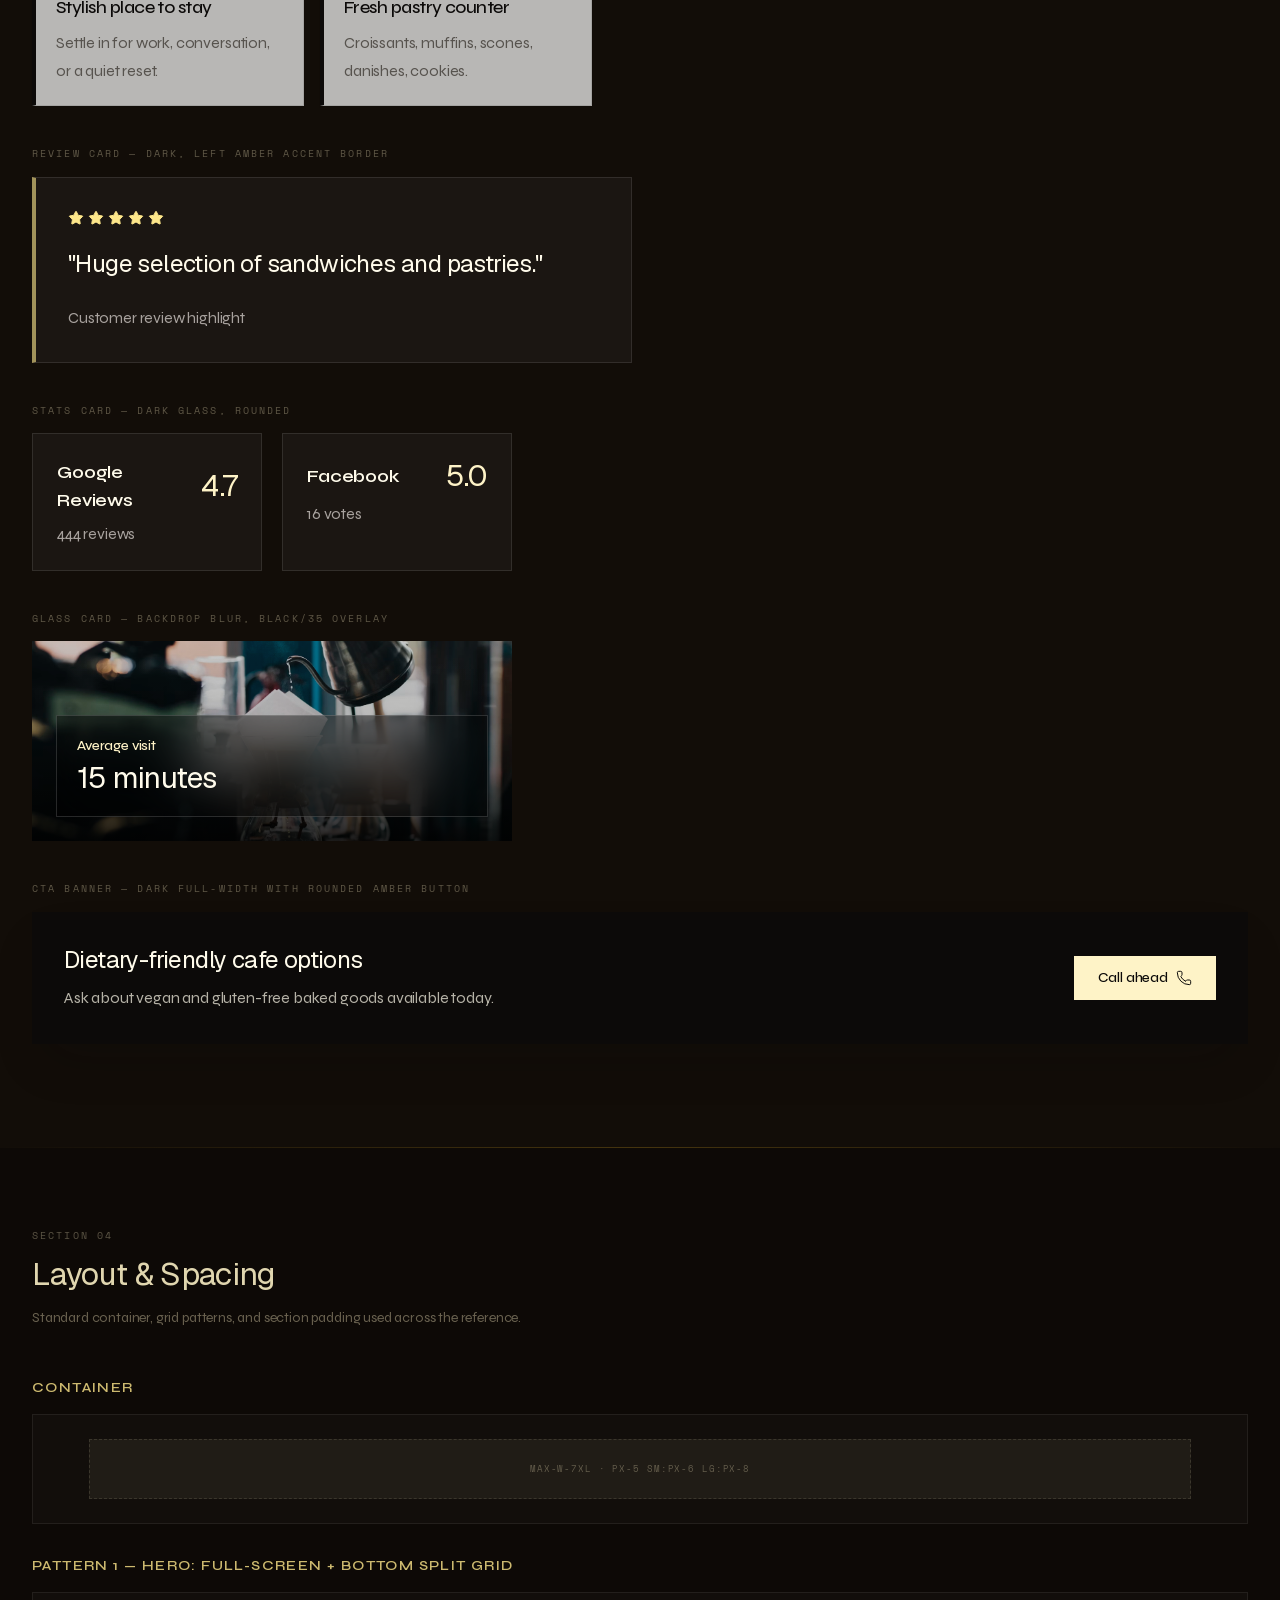
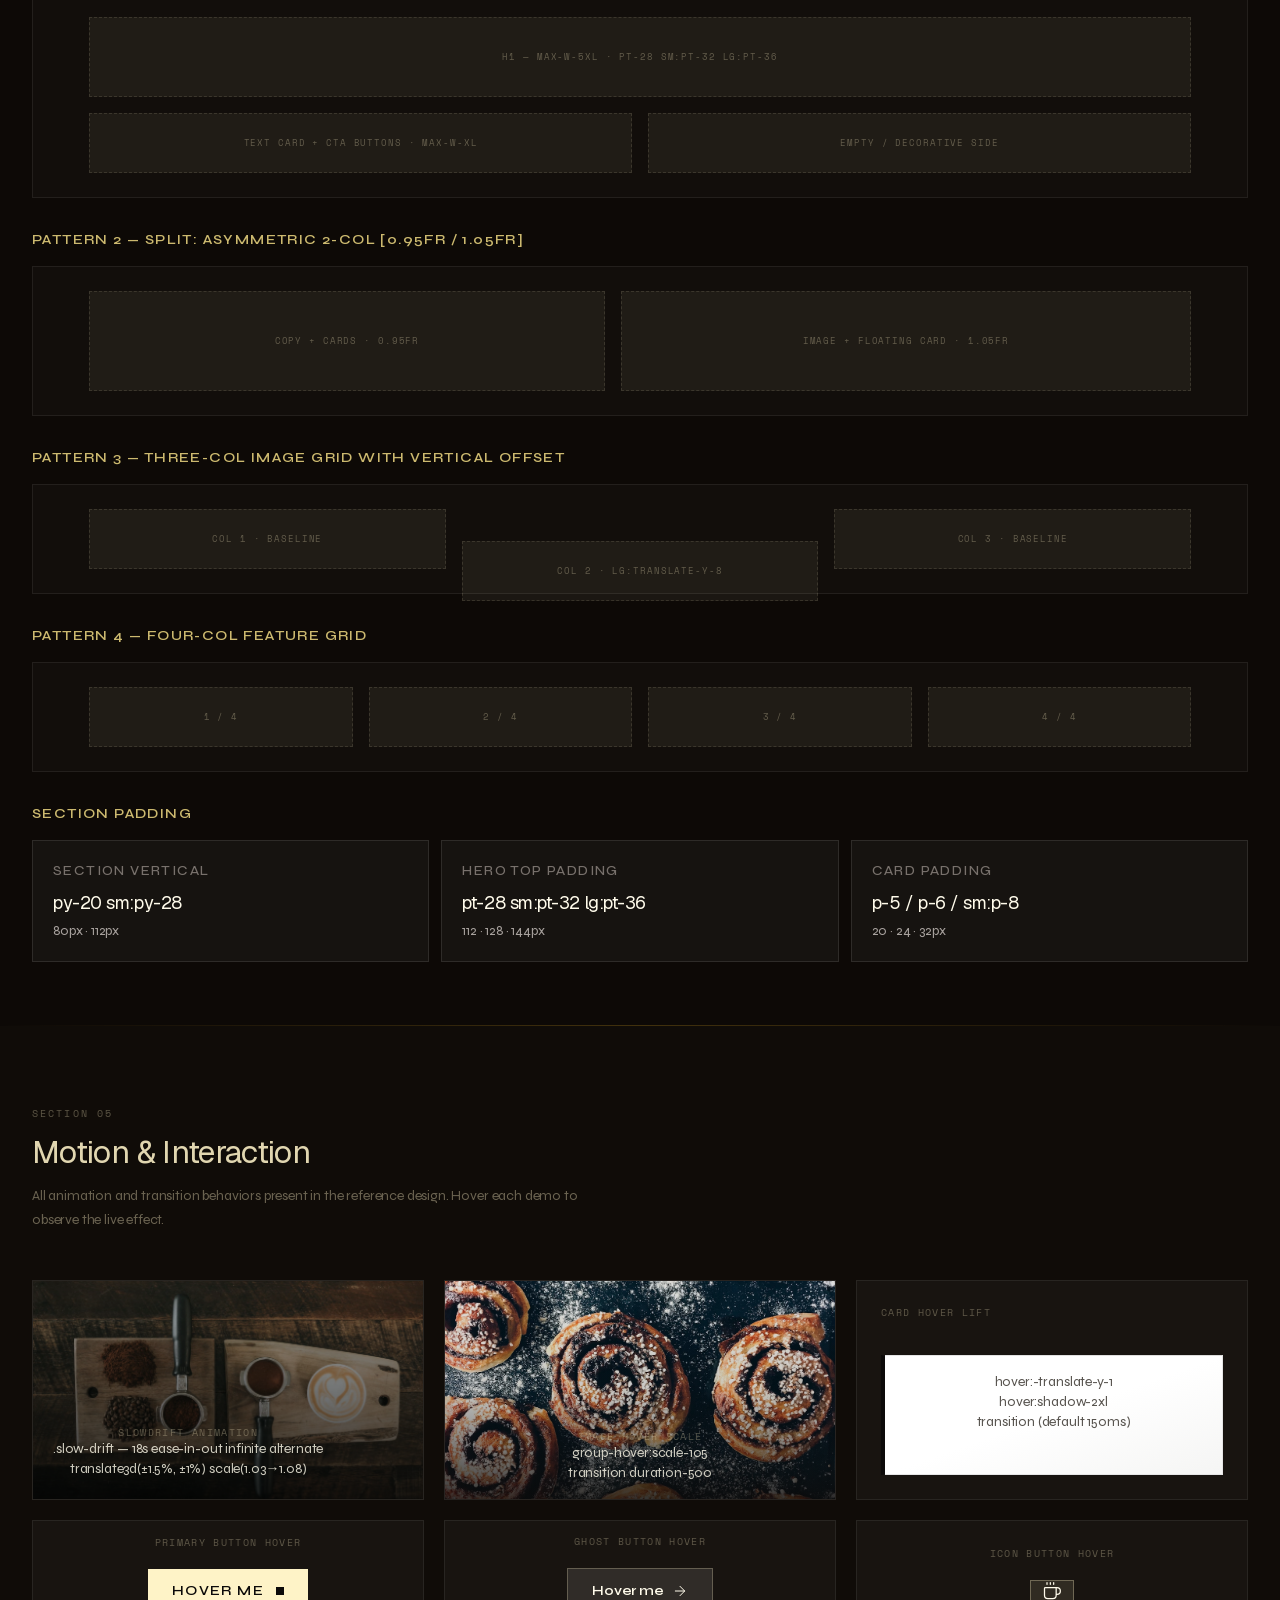
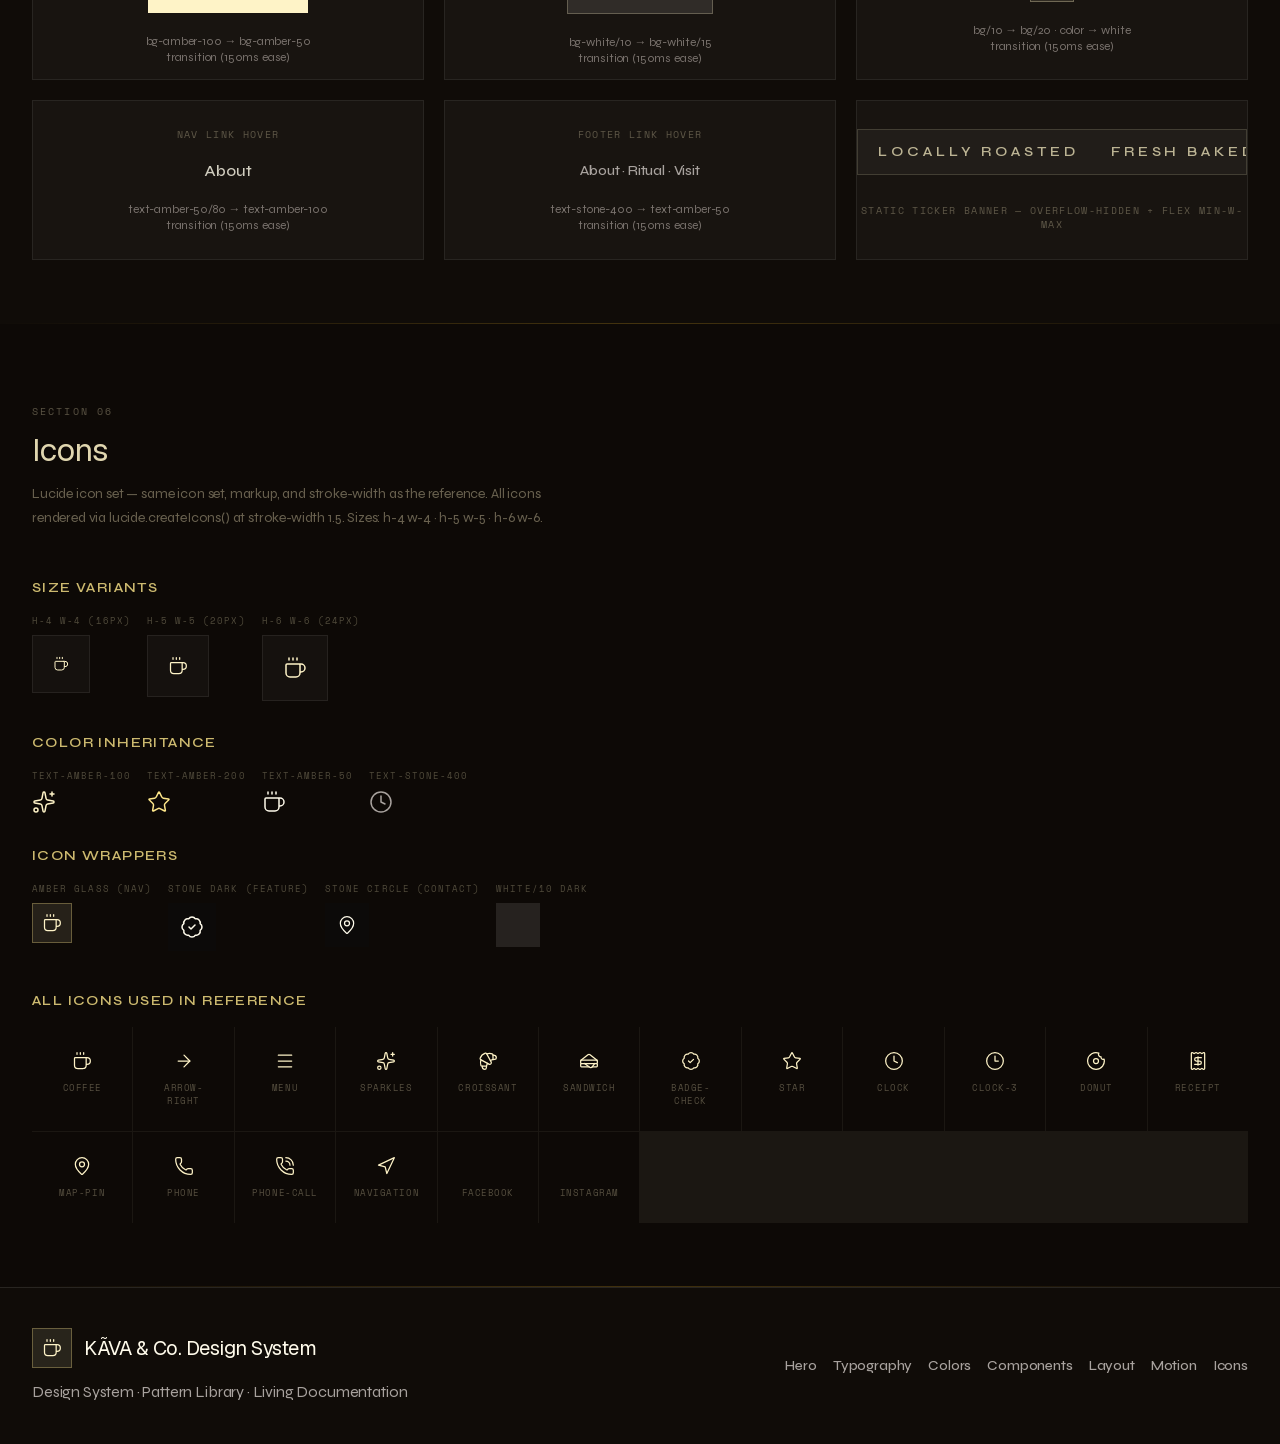
<file: kavaandcocoffee.aura.build/design-system5.html>
<!DOCTYPE html>
<html class="scroll-smooth" lang="en">
<head>
<meta charset="utf-8"/>
<meta content="width=device-width, initial-scale=1.0" name="viewport"/>
<title>KÃVA Design System</title>
<script src="assets/176e894661aa9cdc_3.4.17"></script>
<script src="assets/5e943127343691a9_lucide.min.js"></script>
<link href="assets/9920b926af7416d0_css2.css" rel="stylesheet"/>
<link href="assets/4bcb63d746dc1754_css2.css" id="all-fonts-link-font-geist" rel="stylesheet"/>
<style id="all-fonts-style-font-geist">.font-geist { font-family: 'Geist', sans-serif !important; }</style>
<link href="assets/83d01db29098d701_css2.css" id="all-fonts-link-font-space-mono" rel="stylesheet"/>
<style id="all-fonts-style-font-space-mono">.font-space-mono { font-family: 'Space Mono', monospace !important; }</style>
<link href="assets/60d258dcf2061519_css2.css" id="all-fonts-link-font-syne" rel="stylesheet"/>
<style id="all-fonts-style-font-syne">.font-syne { font-family: 'Syne', sans-serif !important; }</style>
<link href="assets/9c50894902ed9077_index-CT3yR8VR.css" rel="stylesheet"/>
<style id="ds-meta">
  /* ── Design System meta layer (documentation only) ── */
  .ds-topnav {
    position: fixed;
    inset-x: 0;
    top: 0;
    z-index: 200;
    background: rgba(10,7,4,0.97);
    border-bottom: 1px solid rgba(254,243,199,0.12);
    backdrop-filter: blur(20px);
    display: flex;
    align-items: center;
    gap: 0;
    overflow-x: auto;
    scrollbar-width: none;
    height: 40px;
  }
  .ds-topnav::-webkit-scrollbar { display: none; }
  .ds-topnav-brand {
    font-family: 'Space Mono', monospace;
    font-size: 0.6rem;
    font-weight: 700;
    text-transform: uppercase;
    letter-spacing: 0.22em;
    color: rgba(254,243,199,0.32);
    padding: 0 1.25rem;
    border-right: 1px solid rgba(254,243,199,0.1);
    white-space: nowrap;
    flex-shrink: 0;
  }
  .ds-topnav a {
    font-family: 'Syne', sans-serif;
    font-size: 0.65rem;
    font-weight: 600;
    text-transform: uppercase;
    letter-spacing: 0.14em;
    color: rgba(254,243,199,0.42);
    text-decoration: none;
    padding: 0 1rem;
    height: 100%;
    display: flex;
    align-items: center;
    white-space: nowrap;
    border-right: 1px solid rgba(254,243,199,0.06);
    transition: color 0.15s, background 0.15s;
    flex-shrink: 0;
  }
  .ds-topnav a:hover { color: rgba(254,243,199,1); background: rgba(254,243,199,0.04); }

  body { padding-top: 40px; }

  /* DS section scaffold */
  .ds-section { padding: 5rem 0 4rem; }
  .ds-section-inner { max-width: 80rem; margin: 0 auto; padding: 0 2rem; }

  .ds-eyebrow {
    font-family: 'Space Mono', monospace;
    font-size: 0.6rem;
    text-transform: uppercase;
    letter-spacing: 0.22em;
    color: rgba(254,243,199,0.32);
    margin-bottom: 0.5rem;
    display: block;
  }
  .ds-heading {
    font-family: 'Geist', sans-serif;
    font-size: 2rem;
    font-weight: 400;
    letter-spacing: -0.02em;
    color: rgba(254,243,199,0.88);
    margin-bottom: 0.5rem;
  }
  .ds-desc {
    font-family: 'Syne', sans-serif;
    font-size: 0.875rem;
    color: rgba(254,243,199,0.38);
    max-width: 560px;
    line-height: 1.7;
    margin-bottom: 3rem;
  }
  .ds-divider {
    border: none;
    border-top: 1px solid rgba(254,243,199,0.07);
    margin: 4rem 0;
  }

  /* Type spec table */
  .type-row {
    display: grid;
    grid-template-columns: 160px 1fr auto;
    align-items: center;
    gap: 2rem;
    padding: 1.5rem 0;
    border-bottom: 1px solid rgba(254,243,199,0.05);
  }
  .type-row:first-child { border-top: 1px solid rgba(254,243,199,0.05); }
  .type-name {
    font-family: 'Space Mono', monospace;
    font-size: 0.625rem;
    text-transform: uppercase;
    letter-spacing: 0.1em;
    color: rgba(254,243,199,0.32);
    line-height: 1.4;
  }
  .type-spec-label {
    font-family: 'Space Mono', monospace;
    font-size: 0.625rem;
    color: rgba(254,243,199,0.28);
    text-align: right;
    white-space: nowrap;
  }

  /* Color swatch */
  .swatch-grid { display: grid; grid-template-columns: repeat(auto-fill, minmax(140px, 1fr)); gap: 1rem; }
  .swatch { overflow: hidden; }
  .swatch-color { height: 72px; }
  .swatch-info { padding: 0.6rem 0.75rem; background: rgba(255,255,255,0.03); border: 1px solid rgba(255,255,255,0.06); border-top: none; }
  .swatch-name { font-family: 'Space Mono', monospace; font-size: 0.6rem; text-transform: uppercase; letter-spacing: 0.1em; color: rgba(254,243,199,0.45); display: block; }
  .swatch-value { font-family: 'Space Mono', monospace; font-size: 0.6rem; color: rgba(254,243,199,0.25); display: block; margin-top: 0.2rem; }

  /* Component state strip */
  .state-strip { display: flex; flex-wrap: wrap; gap: 1rem; align-items: flex-start; }
  .state-item { display: flex; flex-direction: column; align-items: flex-start; gap: 0.5rem; }
  .state-label { font-family: 'Space Mono', monospace; font-size: 0.55rem; text-transform: uppercase; letter-spacing: 0.12em; color: rgba(254,243,199,0.28); }

  /* Motion demo */
  .motion-box {
    padding: 2.5rem 2rem;
    background: rgba(255,255,255,0.03);
    border: 1px solid rgba(255,255,255,0.07);
    display: flex;
    flex-direction: column;
    align-items: center;
    justify-content: center;
    gap: 1.25rem;
    text-align: center;
  }
  .motion-caption { font-family: 'Space Mono', monospace; font-size: 0.6rem; text-transform: uppercase; letter-spacing: 0.14em; color: rgba(254,243,199,0.3); margin-top: 0.5rem; }

  /* Layout demo box */
  .layout-demo { background: rgba(255,255,255,0.02); border: 1px solid rgba(255,255,255,0.07); padding: 1.5rem; margin-bottom: 1rem; }
  .layout-col { background: rgba(254,243,199,0.06); border: 1px dashed rgba(254,243,199,0.12); padding: 0.75rem; min-height: 60px; display: flex; align-items: center; justify-content: center; }
  .layout-col-label { font-family: 'Space Mono', monospace; font-size: 0.55rem; color: rgba(254,243,199,0.3); text-transform: uppercase; letter-spacing: 0.1em; }

  /* Icon grid */
  .icon-grid { display: grid; grid-template-columns: repeat(auto-fill, minmax(100px, 1fr)); gap: 1px; background: rgba(254,243,199,0.06); }
  .icon-cell { background: #0d0906; padding: 1.5rem 1rem; display: flex; flex-direction: column; align-items: center; gap: 0.6rem; }
  .icon-name { font-family: 'Space Mono', monospace; font-size: 0.55rem; color: rgba(254,243,199,0.3); text-transform: uppercase; letter-spacing: 0.06em; text-align: center; }

  /* DS surface preview box */
  .surface-preview { min-height: 80px; padding: 1.25rem; border: 1px solid rgba(255,255,255,0.06); margin-bottom: 0.5rem; display: flex; align-items: center; }
</style>
</head>

<body class="bg-[#100c08] text-stone-100 antialiased" style="font-family: Inter, ui-sans-serif, system-ui, -apple-system, BlinkMacSystemFont, 'Segoe UI', sans-serif;">

<style id="kava-modern-polish">
  :root { color-scheme: dark; }
  ::selection { background: rgba(254, 243, 199, 0.25); color: #fef3c7; }
  body { background: radial-gradient(circle at 15% 10%, rgba(251, 191, 36, 0.12), transparent 32rem), radial-gradient(circle at 85% 8%, rgba(120, 53, 15, 0.18), transparent 34rem), #0d0906; }
  body::before { content: ''; position: fixed; inset: 0; pointer-events: none; z-index: 9999; opacity: 0.075; mix-blend-mode: soft-light; background-image: url('data:image/svg+xml,%3Csvg xmlns=%27http://www.w3.org/2000/svg%27 width=%27120%27 height=%27120%27 viewBox=%270 0 120 120%27%3E%3Cfilter id=%27n%27%3E%3CfeTurbulence type=%27fractalNoise%27 baseFrequency=%270.9%27 numOctaves=%273%27 stitchTiles=%27stitch%27/%3E%3C/filter%3E%3Crect width=%27120%27 height=%27120%27 filter=%27url(%23n)%27 opacity=%270.42%27/%3E%3C/svg%3E'); }
  section[id] { position: relative; }
  section[id]::after { content: ''; position: absolute; left: 0; right: 0; bottom: 0; height: 1px; pointer-events: none; background: linear-gradient(90deg, transparent, rgba(251, 191, 36, 0.22), transparent); }
  .modern-edge { box-shadow: 0 24px 70px rgba(0, 0, 0, 0.22); }
  .kava-glow { box-shadow: 0 28px 90px rgba(146, 64, 14, 0.28), inset 0 1px 0 rgba(255,255,255,0.08); }
  .kava-card { position: relative; overflow: hidden; }
  .kava-card::before { content: ''; position: absolute; inset: -1px; pointer-events: none; background: linear-gradient(135deg, rgba(254,243,199,0.20), transparent 38%, rgba(251,191,36,0.08)); opacity: 0.8; }
  .kava-outline-text { -webkit-text-stroke: 1px rgba(254, 243, 199, 0.38); color: transparent; }
  .slow-drift { transform: translate3d(0,0,0); }
  @media (prefers-reduced-motion: no-preference) {
    .slow-drift { animation: slowDrift 18s ease-in-out infinite alternate; }
    @keyframes slowDrift { from { transform: translate3d(-1.5%, -1%, 0) scale(1.03); } to { transform: translate3d(1.5%, 1%, 0) scale(1.08); } }
  }
  *, *::before, *::after { border-radius: 0 !important; }
</style>

<!-- ═══════════════════════════════════════════
  DS META NAV
═══════════════════════════════════════════ -->
<nav class="ds-topnav">
  <span class="ds-topnav-brand">KÃVA · DS5</span>
  <a href="#ds-hero">0 · Hero</a>
  <a href="#ds-typography">1 · Typography</a>
  <a href="#ds-colors">2 · Colors</a>
  <a href="#ds-components">3 · Components</a>
  <a href="#ds-layout">4 · Layout</a>
  <a href="#ds-motion">5 · Motion</a>
  <a href="#ds-icons">6 · Icons</a>
</nav>

<!-- ═══════════════════════════════════════════
  0. HERO — EXACT CLONE (text adapted)
═══════════════════════════════════════════ -->
<div id="ds-hero">
  <header class="border-b border-amber-100/10 bg-[#100c08]/80 shadow-[0_1px_40px_rgba(0,0,0,0.28)] backdrop-blur-2xl" style="position:fixed;inset-inline:0;top:40px;z-index:50;">
    <nav class="mx-auto flex max-w-7xl items-center justify-between px-5 py-4 sm:px-6 lg:px-8">
      <a class="flex items-center gap-3" href="#">
        <span class="flex h-10 w-10 items-center justify-center rounded-full border border-amber-200/30 bg-amber-100/10">
          <svg aria-hidden="true" class="lucide lucide-coffee h-5 w-5 text-amber-100" data-lucide="coffee" fill="none" height="24" stroke="currentColor" stroke-linecap="round" stroke-linejoin="round" stroke-width="1.5" viewbox="0 0 24 24" width="24" xmlns="http://www.w3.org/2000/svg"><path d="M10 2v2"></path><path d="M14 2v2"></path><path d="M16 8a1 1 0 0 1 1 1v8a4 4 0 0 1-4 4H7a4 4 0 0 1-4-4V9a1 1 0 0 1 1-1h14a4 4 0 1 1 0 8h-1"></path><path d="M6 2v2"></path></svg>
        </span>
        <span class="text-xl tracking-tight text-amber-50 font-geist">KÃVA &amp; Co. Coffee</span>
      </a>
      <div class="hidden gap-8 md:flex uppercase tracking-widest items-center">
        <a class="text-sm font-medium text-amber-50/80 transition hover:text-amber-100 font-syne" href="#ds-typography">Typography</a>
        <a class="text-sm font-medium text-amber-50/80 transition hover:text-amber-100 font-syne" href="#ds-colors">Colors</a>
        <a class="text-sm font-medium text-amber-50/80 transition hover:text-amber-100 font-syne" href="#ds-components">Components</a>
        <a class="text-sm font-medium text-amber-50/80 transition hover:text-amber-100 font-syne" href="#ds-motion">Motion</a>
      </div>
      <div class="hidden gap-3 md:flex items-center">
        <a aria-label="Facebook" class="flex h-10 w-10 items-center justify-center rounded-full border border-amber-100/30 bg-amber-100/10 text-amber-50 transition hover:bg-amber-100/20 hover:text-white" href="#">
          <svg aria-hidden="true" class="h-4 w-4" fill="currentColor" viewbox="0 0 24 24"><path d="M22 12.06C22 6.5 17.52 2 12 2S2 6.5 2 12.06c0 5.02 3.66 9.18 8.44 9.94v-7.03H7.9v-2.91h2.54V9.84c0-2.52 1.49-3.91 3.77-3.91 1.09 0 2.23.2 2.23.2v2.47h-1.26c-1.24 0-1.63.78-1.63 1.57v1.89h2.78l-.44 2.91h-2.34V22C18.34 21.24 22 17.08 22 12.06Z"></path></svg>
        </a>
        <a aria-label="Instagram" class="flex h-10 w-10 items-center justify-center rounded-full border border-amber-100/30 bg-amber-100/10 text-amber-50 transition hover:bg-amber-100/20 hover:text-white" href="#">
          <svg aria-hidden="true" class="h-4 w-4" fill="none" stroke="currentColor" stroke-linecap="round" stroke-linejoin="round" stroke-width="2" viewbox="0 0 24 24"><rect height="18" rx="5" width="18" x="3" y="3"></rect><circle cx="12" cy="12" r="4"></circle><circle cx="17.5" cy="6.5" fill="currentColor" r="1" stroke="none"></circle></svg>
        </a>
        <a class="rounded-full bg-amber-100 px-5 py-2.5 text-sm font-medium text-stone-950 shadow-sm shadow-amber-950/20 transition hover:bg-amber-50 font-syne" href="#ds-components">Explore</a>
      </div>
      <button aria-label="Open menu" class="flex h-10 w-10 items-center justify-center rounded-full border border-amber-100/20 bg-white/5 text-amber-50 md:hidden" id="menuButtonDS">
        <svg aria-hidden="true" class="lucide lucide-menu h-5 w-5" data-lucide="menu" fill="none" height="24" stroke="currentColor" stroke-linecap="round" stroke-linejoin="round" stroke-width="1.5" viewbox="0 0 24 24" width="24"><path d="M4 5h16"></path><path d="M4 12h16"></path><path d="M4 19h16"></path></svg>
      </button>
    </nav>
    <div class="hidden border-t border-amber-100/15 bg-[#100c08]/95 px-5 py-5 md:hidden" id="mobileMenuDS">
      <div class="flex flex-col gap-4">
        <a class="text-base font-medium text-amber-50/85 font-syne" href="#ds-typography">Typography</a>
        <a class="text-base font-medium text-amber-50/85 font-syne" href="#ds-colors">Colors</a>
        <a class="text-base font-medium text-amber-50/85 font-syne" href="#ds-components">Components</a>
        <a class="text-base font-medium text-amber-50/85 font-syne" href="#ds-layout">Layout</a>
        <a class="text-base font-medium text-amber-50/85 font-syne" href="#ds-motion">Motion</a>
        <a class="mt-2 inline-flex items-center justify-center rounded-full bg-amber-100 px-5 py-3 text-sm font-semibold text-stone-950 font-syne" href="#ds-icons">Icons</a>
      </div>
    </div>
  </header>

  <section class="relative min-h-screen overflow-hidden">
    <div class="absolute inset-0">
      <img alt="Modern coffee shop counter with warm sunlight and espresso service" class="h-full w-full object-cover" src="assets/20bd6972625fbad8_bf52d560-0bd7-452d-a97a-5f0717.png"/>
      <div class="absolute inset-0 bg-gradient-to-r from-black/85 via-black/30 to-black/40"></div>
      <div class="absolute inset-0 bg-gradient-to-t from-[#100c08]/95 via-transparent to-black/10"></div>
    </div>
    <div class="pointer-events-none absolute inset-0 hidden lg:block">
      <div class="absolute inset-0 bg-[linear-gradient(to_right,rgba(254,243,199,0.08)_1px,transparent_1px),linear-gradient(to_bottom,rgba(254,243,199,0.055)_1px,transparent_1px)] bg-[size:96px_96px] opacity-40"></div>
      <div class="absolute left-10 top-28 h-[calc(100%-10rem)] border-l border-amber-100/25"></div>
      <div class="absolute bottom-20 left-10 text-[10px] font-semibold uppercase tracking-[0.45em] text-amber-100/55 [writing-mode:vertical-rl] font-syne">Design System</div>
      <div class="absolute left-1/2 top-0 h-full border-l border-amber-100/30"></div>
      <div class="absolute bottom-[32%] left-0 right-0 border-t border-amber-100/25"></div>
    </div>
    <div class="relative mx-auto flex min-h-screen max-w-7xl flex-col justify-between px-5 pb-10 pt-28 sm:px-6 sm:pt-32 lg:px-8 lg:pt-36">
      <div class="max-w-5xl">
        <h1 class="max-w-5xl text-5xl tracking-tight text-amber-100 sm:text-7xl lg:text-8xl font-geist">
          Every Token, Every<br/>Pattern, Documented
        </h1>
      </div>
      <div class="grid gap-6 lg:grid-cols-2 lg:items-end">
        <div class="modern-edge border border-amber-100/15 border-l-4 border-l-amber-200/70 bg-[#100c08]/55 p-6 backdrop-blur-xl lg:max-w-xl">
          <p class="text-lg leading-8 text-amber-50/82 font-syne">
            A living design system for the KÃVA &amp; Co. identity — exact colors, type scales, components, animations, and layout patterns from the source design.
          </p>
          <div class="mt-6 flex flex-col gap-3 sm:flex-row">
            <a class="inline-flex items-center justify-center gap-3 bg-amber-100 px-6 py-3 text-sm font-semibold uppercase tracking-widest text-stone-950 transition hover:bg-amber-50 font-syne" href="#ds-components">
              View components
              <span class="h-2 w-2 rounded-full bg-stone-950"></span>
            </a>
            <a class="inline-flex items-center justify-center gap-2 rounded-full border border-amber-100/25 bg-white/10 px-6 py-3 text-sm font-semibold text-amber-50 transition hover:bg-white/15 font-syne" href="#ds-typography">
              Typography
              <svg aria-hidden="true" class="lucide lucide-arrow-right h-4 w-4" data-lucide="arrow-right" fill="none" height="24" stroke="currentColor" stroke-linecap="round" stroke-linejoin="round" stroke-width="1.5" viewbox="0 0 24 24" width="24"><path d="M5 12h14"></path><path d="m12 5 7 7-7 7"></path></svg>
            </a>
          </div>
        </div>
      </div>
    </div>
  </section>
</div>

<!-- ═══════════════════════════════════════════
  1. TYPOGRAPHY
═══════════════════════════════════════════ -->
<section class="bg-[#100c08] ds-section" id="ds-typography">
  <div class="ds-section-inner">
    <span class="ds-eyebrow">Section 01</span>
    <h2 class="ds-heading">Typography</h2>
    <p class="ds-desc">All text styles present in the reference design. Each row shows the live element, its class set, and its computed size / leading. Fonts: <strong style="color:rgba(254,243,199,0.6)">Geist</strong> (headings) · <strong style="color:rgba(254,243,199,0.6)">Syne</strong> (body &amp; UI).</p>

    <!-- Type rows -->
    <div class="type-row">
      <span class="type-name">Heading 1<br/>Hero scale</span>
      <h1 class="text-5xl tracking-tight text-amber-100 font-geist" style="margin:0;line-height:1;">A New Era</h1>
      <span class="type-spec-label">48–96px / 1.0<br/>font-geist · tracking-tight</span>
    </div>

    <div class="type-row">
      <span class="type-name">Heading 2<br/>Section title</span>
      <h2 class="text-4xl tracking-tight text-amber-50 sm:text-5xl font-geist" style="margin:0;line-height:1.1;">Coffee &amp; Community</h2>
      <span class="type-spec-label">36–48px / 1.1<br/>font-geist · tracking-tight</span>
    </div>

    <div class="type-row">
      <span class="type-name">Heading 3<br/>Large card</span>
      <h3 class="text-3xl tracking-tight text-amber-50 sm:text-4xl font-geist" style="margin:0;line-height:1.15;">A gratifying experience.</h3>
      <span class="type-spec-label">30–36px / 1.15<br/>font-geist · tracking-tight</span>
    </div>

    <div class="type-row">
      <span class="type-name">Heading 4<br/>Card / feature</span>
      <h3 class="text-2xl tracking-tight text-amber-50 font-geist" style="margin:0;line-height:1.25;">Exceptional beverages</h3>
      <span class="type-spec-label">24px / 32px<br/>font-geist · tracking-tight</span>
    </div>

    <div class="type-row">
      <span class="type-name">Heading 4 sm<br/>Article / tile</span>
      <h3 class="text-xl tracking-tight text-amber-50 font-geist" style="margin:0;line-height:1.4;">Coffee classics</h3>
      <span class="type-spec-label">20px / 28px<br/>font-geist · tracking-tight</span>
    </div>

    <div class="type-row">
      <span class="type-name">Display number<br/>Outline style</span>
      <p class="kava-outline-text text-5xl tracking-tight font-geist" style="margin:0;line-height:1;">01</p>
      <span class="type-spec-label">48px / 1.0<br/>kava-outline-text · font-geist</span>
    </div>

    <div class="type-row">
      <span class="type-name">Eyebrow label<br/>Dark surface</span>
      <p class="text-sm font-semibold uppercase tracking-widest text-amber-200/80 font-syne" style="margin:0;">Our approach</p>
      <span class="type-spec-label">14px / 20px<br/>font-syne · tracking-widest · semibold</span>
    </div>

    <div class="type-row">
      <span class="type-name">Eyebrow label<br/>Light surface</span>
      <p class="text-sm font-medium uppercase tracking-widest text-stone-600 font-syne" style="margin:0;">Welcome to KÃVA</p>
      <span class="type-spec-label">14px / 20px<br/>font-syne · tracking-widest · medium</span>
    </div>

    <div class="type-row">
      <span class="type-name">Paragraph L<br/>Hero / section</span>
      <p class="text-lg leading-8 text-amber-50/82 font-syne" style="margin:0;max-width:480px;">A welcoming community gem known for quality, modern style, and an easy menu.</p>
      <span class="type-spec-label">18px / 32px<br/>font-syne · leading-8</span>
    </div>

    <div class="type-row">
      <span class="type-name">Paragraph M<br/>Card body</span>
      <p class="text-base leading-7 text-stone-400 font-syne" style="margin:0;max-width:440px;">Rich espresso, Iced Chai Lattes, teas, smoothies, and café favourites for every visit.</p>
      <span class="type-spec-label">16px / 28px<br/>font-syne · leading-7</span>
    </div>

    <div class="type-row">
      <span class="type-name">Paragraph S<br/>Footer / meta</span>
      <p class="text-base text-stone-400 font-syne" style="margin:0;">© 2025, All Rights Reserved. Family-owned in Mill Bay Centre.</p>
      <span class="type-spec-label">16px / 24px<br/>font-syne</span>
    </div>

    <div class="type-row">
      <span class="type-name">UI label<br/>Ticker / tag</span>
      <p class="text-sm font-semibold uppercase tracking-[0.28em] text-amber-100/70 font-syne" style="margin:0;">Locally roasted · Fresh baked · Family owned</p>
      <span class="type-spec-label">14px / 20px<br/>font-syne · tracking-[0.28em]</span>
    </div>

    <div class="type-row">
      <span class="type-name">Quote / review</span>
      <p class="text-2xl leading-9 tracking-tight text-amber-50 font-geist" style="margin:0;">"Huge selection of sandwiches and pastries."</p>
      <span class="type-spec-label">24px / 36px<br/>font-geist · tracking-tight · leading-9</span>
    </div>

    <div class="type-row">
      <span class="type-name">Price / stat</span>
      <p class="text-3xl tracking-tight text-stone-950 font-geist" style="margin:0;color:rgba(254,243,199,0.9);">$10–20</p>
      <span class="type-spec-label">30px / 36px<br/>font-geist · tracking-tight</span>
    </div>
  </div>
</section>

<!-- ═══════════════════════════════════════════
  2. COLORS & SURFACES
═══════════════════════════════════════════ -->
<section class="bg-[#0d0906] ds-section" id="ds-colors">
  <div class="ds-section-inner">
    <span class="ds-eyebrow">Section 02</span>
    <h2 class="ds-heading">Colors &amp; Surfaces</h2>
    <p class="ds-desc">Exact color values used across backgrounds, text, borders, and overlays. All alpha values are as used in the source.</p>

    <!-- Backgrounds -->
    <h3 class="text-sm font-semibold uppercase tracking-widest text-amber-200/80 font-syne mb-4">Backgrounds</h3>
    <div class="swatch-grid mb-10">
      <div class="swatch">
        <div class="swatch-color" style="background:#0d0906;border:1px solid rgba(255,255,255,0.08);"></div>
        <div class="swatch-info"><span class="swatch-name">Base Dark</span><span class="swatch-value">#0d0906</span></div>
      </div>
      <div class="swatch">
        <div class="swatch-color" style="background:#100c08;border:1px solid rgba(255,255,255,0.08);"></div>
        <div class="swatch-info"><span class="swatch-name">Page / Nav</span><span class="swatch-value">#100c08</span></div>
      </div>
      <div class="swatch">
        <div class="swatch-color" style="background:#120d08;border:1px solid rgba(255,255,255,0.08);"></div>
        <div class="swatch-info"><span class="swatch-name">Section Alt</span><span class="swatch-value">#120d08</span></div>
      </div>
      <div class="swatch">
        <div class="swatch-color" style="background:#f4eadc;"></div>
        <div class="swatch-info"><span class="swatch-name">Light Cream</span><span class="swatch-value">#f4eadc</span></div>
      </div>
      <div class="swatch">
        <div class="swatch-color" style="background:#fff8ed;"></div>
        <div class="swatch-info"><span class="swatch-name">Warm White</span><span class="swatch-value">#fff8ed</span></div>
      </div>
      <div class="swatch">
        <div class="swatch-color" style="background:linear-gradient(135deg,#f4eadc 0%,#fff8ed 48%,#ead8bd 100%);"></div>
        <div class="swatch-info"><span class="swatch-name">Menu Gradient</span><span class="swatch-value">135° cream</span></div>
      </div>
    </div>

    <!-- Amber palette -->
    <h3 class="text-sm font-semibold uppercase tracking-widest text-amber-200/80 font-syne mb-4">Amber — Primary Accent</h3>
    <div class="swatch-grid mb-10">
      <div class="swatch">
        <div class="swatch-color bg-amber-50"></div>
        <div class="swatch-info"><span class="swatch-name">Amber 50</span><span class="swatch-value">btn hover</span></div>
      </div>
      <div class="swatch">
        <div class="swatch-color bg-amber-100"></div>
        <div class="swatch-info"><span class="swatch-name">Amber 100</span><span class="swatch-value">primary btn</span></div>
      </div>
      <div class="swatch">
        <div class="swatch-color bg-amber-200"></div>
        <div class="swatch-info"><span class="swatch-name">Amber 200</span><span class="swatch-value">border accent</span></div>
      </div>
      <div class="swatch">
        <div class="swatch-color" style="background:rgba(254,243,199,0.82);"></div>
        <div class="swatch-info"><span class="swatch-name">Amber 50/82</span><span class="swatch-value">hero body text</span></div>
      </div>
      <div class="swatch">
        <div class="swatch-color" style="background:rgba(254,243,199,0.10);"></div>
        <div class="swatch-info"><span class="swatch-name">Amber 100/10</span><span class="swatch-value">icon bg</span></div>
      </div>
      <div class="swatch">
        <div class="swatch-color" style="background:rgba(251,191,36,0.12);"></div>
        <div class="swatch-info"><span class="swatch-name">Amber 400/12</span><span class="swatch-value">body radial glow</span></div>
      </div>
    </div>

    <!-- Stone palette -->
    <h3 class="text-sm font-semibold uppercase tracking-widest text-amber-200/80 font-syne mb-4">Stone — Neutrals</h3>
    <div class="swatch-grid mb-10">
      <div class="swatch">
        <div class="swatch-color bg-stone-950"></div>
        <div class="swatch-info"><span class="swatch-name">Stone 950</span><span class="swatch-value">dark btn, card</span></div>
      </div>
      <div class="swatch">
        <div class="swatch-color bg-stone-600" style="height:72px;"></div>
        <div class="swatch-info"><span class="swatch-name">Stone 600</span><span class="swatch-value">body on light</span></div>
      </div>
      <div class="swatch">
        <div class="swatch-color bg-stone-400" style="height:72px;"></div>
        <div class="swatch-info"><span class="swatch-name">Stone 400</span><span class="swatch-value">muted text</span></div>
      </div>
      <div class="swatch">
        <div class="swatch-color" style="background:rgba(255,255,255,0.045);height:72px;border:1px solid rgba(255,255,255,0.1);"></div>
        <div class="swatch-info"><span class="swatch-name">White/4.5%</span><span class="swatch-value">dark card bg</span></div>
      </div>
      <div class="swatch">
        <div class="swatch-color" style="background:rgba(255,255,255,0.10);height:72px;border:1px solid rgba(255,255,255,0.1);"></div>
        <div class="swatch-info"><span class="swatch-name">White/10%</span><span class="swatch-value">ghost btn bg</span></div>
      </div>
      <div class="swatch">
        <div class="swatch-color" style="background:rgba(0,0,0,0.35);height:72px;border:1px solid rgba(255,255,255,0.1);"></div>
        <div class="swatch-info"><span class="swatch-name">Black/35%</span><span class="swatch-value">glass overlay</span></div>
      </div>
    </div>

    <!-- Gradients -->
    <h3 class="text-sm font-semibold uppercase tracking-widest text-amber-200/80 font-syne mb-4">Gradients</h3>
    <div class="swatch-grid mb-10">
      <div class="swatch" style="grid-column:span 2;">
        <div class="swatch-color" style="height:72px;background:linear-gradient(to right, rgba(0,0,0,0.85), rgba(0,0,0,0.30), rgba(0,0,0,0.40));"></div>
        <div class="swatch-info"><span class="swatch-name">Hero Horizontal</span><span class="swatch-value">from-black/85 via-black/30 to-black/40</span></div>
      </div>
      <div class="swatch" style="grid-column:span 2;">
        <div class="swatch-color" style="height:72px;background:linear-gradient(to top, rgba(16,12,8,0.95), transparent, rgba(0,0,0,0.10));"></div>
        <div class="swatch-info"><span class="swatch-name">Hero Vertical</span><span class="swatch-value">from-[#100c08]/95 via-transparent to-black/10</span></div>
      </div>
      <div class="swatch" style="grid-column:span 2;">
        <div class="swatch-color" style="height:72px;background:linear-gradient(to top, rgba(0,0,0,0.85), rgba(0,0,0,0.20), transparent);"></div>
        <div class="swatch-info"><span class="swatch-name">Card Overlay</span><span class="swatch-value">from-black/85 via-black/20 to-transparent</span></div>
      </div>
      <div class="swatch" style="grid-column:span 2;">
        <div class="swatch-color" style="height:72px;background:linear-gradient(135deg, rgba(254,243,199,0.20), transparent 38%, rgba(251,191,36,0.08));"></div>
        <div class="swatch-info"><span class="swatch-name">kava-card Shine</span><span class="swatch-value">::before overlay on .kava-card</span></div>
      </div>
      <div class="swatch" style="grid-column:span 2;">
        <div class="swatch-color" style="height:72px;background:linear-gradient(90deg, transparent, rgba(251,191,36,0.22), transparent);"></div>
        <div class="swatch-info"><span class="swatch-name">Section Divider</span><span class="swatch-value">section[id]::after</span></div>
      </div>
    </div>

    <!-- Borders -->
    <h3 class="text-sm font-semibold uppercase tracking-widest text-amber-200/80 font-syne mb-4">Borders &amp; Dividers</h3>
    <div class="space-y-3">
      <div class="surface-preview" style="border-color:rgba(254,243,199,0.1);"><span class="type-spec-label">border-amber-100/10 — nav bottom, section borders</span></div>
      <div class="surface-preview" style="border-color:rgba(254,243,199,0.15);"><span class="type-spec-label">border-amber-100/15 — hero card border, dark card borders</span></div>
      <div class="surface-preview" style="border-color:rgba(254,243,199,0.25);border-left-width:4px;border-left-color:rgba(254,243,199,0.70);"><span class="type-spec-label">border-l-4 border-l-amber-200/70 — hero text card accent</span></div>
      <div class="surface-preview" style="border:1px solid rgba(255,255,255,0.10);"><span class="type-spec-label">border-white/10 — dark card borders, review cards</span></div>
      <div class="surface-preview" style="border:1px solid rgba(0,0,0,0.10);border-left:4px solid #0c0a09;"><span class="type-spec-label">border-stone-950/10 + border-l-4 border-l-stone-950 — light surface cards</span></div>
    </div>
  </div>
</section>

<!-- ═══════════════════════════════════════════
  3. UI COMPONENTS
═══════════════════════════════════════════ -->
<section class="bg-[#120d08] ds-section" id="ds-components">
  <div class="ds-section-inner">
    <span class="ds-eyebrow">Section 03</span>
    <h2 class="ds-heading">UI Components</h2>
    <p class="ds-desc">All interactive and display components from the reference. States shown side-by-side.</p>

    <!-- BUTTONS -->
    <h3 class="text-sm font-semibold uppercase tracking-widest text-amber-200/80 font-syne mb-6">Buttons</h3>

    <div class="mb-8">
      <span class="ds-eyebrow mb-3" style="display:block;">Primary CTA — Sharp edge, amber fill</span>
      <div class="state-strip">
        <div class="state-item">
          <span class="state-label">Default</span>
          <a class="inline-flex items-center justify-center gap-3 bg-amber-100 px-6 py-3 text-sm font-semibold uppercase tracking-widest text-stone-950 transition hover:bg-amber-50 font-syne" href="#">
            Contact us <span class="h-2 w-2 rounded-full bg-stone-950"></span>
          </a>
        </div>
        <div class="state-item">
          <span class="state-label">Hover state</span>
          <a class="inline-flex items-center justify-center gap-3 bg-amber-50 px-6 py-3 text-sm font-semibold uppercase tracking-widest text-stone-950 font-syne" href="#">
            Contact us <span class="h-2 w-2 rounded-full bg-stone-950"></span>
          </a>
        </div>
      </div>
    </div>

    <div class="mb-8">
      <span class="ds-eyebrow mb-3" style="display:block;">Secondary Ghost — Rounded, border + glass</span>
      <div class="state-strip">
        <div class="state-item">
          <span class="state-label">Default</span>
          <a class="inline-flex items-center justify-center gap-2 rounded-full border border-amber-100/25 bg-white/10 px-6 py-3 text-sm font-semibold text-amber-50 transition hover:bg-white/15 font-syne" href="#">
            View menu
            <svg aria-hidden="true" class="lucide lucide-arrow-right h-4 w-4" data-lucide="arrow-right" fill="none" height="24" stroke="currentColor" stroke-linecap="round" stroke-linejoin="round" stroke-width="1.5" viewbox="0 0 24 24" width="24"><path d="M5 12h14"></path><path d="m12 5 7 7-7 7"></path></svg>
          </a>
        </div>
        <div class="state-item">
          <span class="state-label">Hover state</span>
          <a class="inline-flex items-center justify-center gap-2 rounded-full border border-amber-100/25 bg-white/15 px-6 py-3 text-sm font-semibold text-amber-50 font-syne" href="#">
            View menu
            <svg aria-hidden="true" class="lucide lucide-arrow-right h-4 w-4" data-lucide="arrow-right" fill="none" height="24" stroke="currentColor" stroke-linecap="round" stroke-linejoin="round" stroke-width="1.5" viewbox="0 0 24 24" width="24"><path d="M5 12h14"></path><path d="m12 5 7 7-7 7"></path></svg>
          </a>
        </div>
      </div>
    </div>

    <div class="mb-8">
      <span class="ds-eyebrow mb-3" style="display:block;">Dark CTA — Rounded, stone fill</span>
      <div class="state-strip">
        <div class="state-item">
          <span class="state-label">Default</span>
          <a class="inline-flex items-center justify-center gap-2 rounded-full bg-stone-950 px-6 py-3 text-sm font-semibold text-amber-50 transition hover:bg-stone-800 font-syne" href="#">
            Get directions
            <svg aria-hidden="true" class="lucide lucide-navigation h-4 w-4" data-lucide="navigation" fill="none" height="24" stroke="currentColor" stroke-linecap="round" stroke-linejoin="round" stroke-width="1.5" viewbox="0 0 24 24" width="24"><polygon points="3 11 22 2 13 21 11 13 3 11"></polygon></svg>
          </a>
        </div>
        <div class="state-item">
          <span class="state-label">Hover state</span>
          <a class="inline-flex items-center justify-center gap-2 rounded-full bg-stone-800 px-6 py-3 text-sm font-semibold text-amber-50 font-syne" href="#">
            Get directions
            <svg aria-hidden="true" class="lucide lucide-navigation h-4 w-4" data-lucide="navigation" fill="none" height="24" stroke="currentColor" stroke-linecap="round" stroke-linejoin="round" stroke-width="1.5" viewbox="0 0 24 24" width="24"><polygon points="3 11 22 2 13 21 11 13 3 11"></polygon></svg>
          </a>
        </div>
      </div>
    </div>

    <div class="mb-8">
      <span class="ds-eyebrow mb-3" style="display:block;">Light CTA — Rounded, white fill on light surface</span>
      <div class="bg-[#f4eadc] p-6 inline-block">
        <div class="state-strip">
          <div class="state-item">
            <span class="state-label" style="color:rgba(0,0,0,0.35);">Default</span>
            <a class="inline-flex items-center justify-center gap-2 rounded-full border border-stone-950/15 bg-white px-6 py-3 text-sm font-semibold text-stone-950 transition hover:bg-stone-50 font-syne" href="#">
              Call the cafe
              <svg aria-hidden="true" class="lucide lucide-phone-call h-4 w-4" data-lucide="phone-call" fill="none" height="24" stroke="currentColor" stroke-linecap="round" stroke-linejoin="round" stroke-width="1.5" viewbox="0 0 24 24" width="24"><path d="M13 2a9 9 0 0 1 9 9"></path><path d="M13 6a5 5 0 0 1 5 5"></path><path d="M13.832 16.568a1 1 0 0 0 1.213-.303l.355-.465A2 2 0 0 1 17 15h3a2 2 0 0 1 2 2v3a2 2 0 0 1-2 2A18 18 0 0 1 2 4a2 2 0 0 1 2-2h3a2 2 0 0 1 2 2v3a2 2 0 0 1-.8 1.6l-.468.351a1 1 0 0 0-.292 1.233 14 14 0 0 0 6.392 6.384"></path></svg>
            </a>
          </div>
          <div class="state-item">
            <span class="state-label" style="color:rgba(0,0,0,0.35);">Hover state</span>
            <a class="inline-flex items-center justify-center gap-2 rounded-full border border-stone-950/15 bg-stone-50 px-6 py-3 text-sm font-semibold text-stone-950 font-syne" href="#">
              Call the cafe
            </a>
          </div>
        </div>
      </div>
    </div>

    <div class="mb-8">
      <span class="ds-eyebrow mb-3" style="display:block;">Nav CTA — Compact amber pill</span>
      <div class="state-strip">
        <div class="state-item">
          <span class="state-label">Default</span>
          <a class="rounded-full bg-amber-100 px-5 py-2.5 text-sm font-medium text-stone-950 shadow-sm shadow-amber-950/20 transition hover:bg-amber-50 font-syne" href="#">Contact</a>
        </div>
        <div class="state-item">
          <span class="state-label">Hover state</span>
          <a class="rounded-full bg-amber-50 px-5 py-2.5 text-sm font-medium text-stone-950 font-syne" href="#">Contact</a>
        </div>
      </div>
    </div>

    <div class="mb-8">
      <span class="ds-eyebrow mb-3" style="display:block;">Icon Buttons — Circle, amber glass</span>
      <div class="state-strip">
        <div class="state-item">
          <span class="state-label">Default</span>
          <a class="flex h-10 w-10 items-center justify-center rounded-full border border-amber-100/30 bg-amber-100/10 text-amber-50 transition hover:bg-amber-100/20 hover:text-white" href="#">
            <svg aria-hidden="true" class="h-4 w-4" fill="currentColor" viewbox="0 0 24 24"><path d="M22 12.06C22 6.5 17.52 2 12 2S2 6.5 2 12.06c0 5.02 3.66 9.18 8.44 9.94v-7.03H7.9v-2.91h2.54V9.84c0-2.52 1.49-3.91 3.77-3.91 1.09 0 2.23.2 2.23.2v2.47h-1.26c-1.24 0-1.63.78-1.63 1.57v1.89h2.78l-.44 2.91h-2.34V22C18.34 21.24 22 17.08 22 12.06Z"></path></svg>
          </a>
        </div>
        <div class="state-item">
          <span class="state-label">Hover state</span>
          <a class="flex h-10 w-10 items-center justify-center rounded-full border border-amber-100/30 bg-amber-100/20 text-white" href="#">
            <svg aria-hidden="true" class="h-4 w-4" fill="currentColor" viewbox="0 0 24 24"><path d="M22 12.06C22 6.5 17.52 2 12 2S2 6.5 2 12.06c0 5.02 3.66 9.18 8.44 9.94v-7.03H7.9v-2.91h2.54V9.84c0-2.52 1.49-3.91 3.77-3.91 1.09 0 2.23.2 2.23.2v2.47h-1.26c-1.24 0-1.63.78-1.63 1.57v1.89h2.78l-.44 2.91h-2.34V22C18.34 21.24 22 17.08 22 12.06Z"></path></svg>
          </a>
        </div>
        <div class="state-item">
          <span class="state-label">Dark overlay (lg)</span>
          <a class="flex h-11 w-11 items-center justify-center rounded-full bg-white/10 text-amber-50 transition hover:bg-white/15" href="#">
            <i class="h-5 w-5" data-lucide="instagram"></i>
          </a>
        </div>
      </div>
    </div>

    <hr class="ds-divider"/>

    <!-- INPUT -->
    <h3 class="text-sm font-semibold uppercase tracking-widest text-amber-200/80 font-syne mb-6">Input</h3>
    <div class="bg-[#f4eadc] p-6 mb-4">
      <div class="mb-4">
        <span class="ds-eyebrow mb-3" style="display:block;color:rgba(0,0,0,0.35);">Email Input — Default</span>
        <div class="flex flex-col gap-3 sm:flex-row" style="max-width:480px;">
          <input class="min-h-12 flex-1 border border-stone-950/15 bg-white px-4 text-sm text-stone-950 placeholder:text-stone-400 font-syne" placeholder="Subscribe newsletter" type="email"/>
          <a class="inline-flex items-center justify-center bg-stone-950 px-5 py-3 text-sm font-semibold text-amber-50 font-syne" href="#">Stay connected</a>
        </div>
      </div>
    </div>

    <hr class="ds-divider"/>

    <!-- CARDS -->
    <h3 class="text-sm font-semibold uppercase tracking-widest text-amber-200/80 font-syne mb-6">Cards</h3>

    <div class="mb-10">
      <span class="ds-eyebrow mb-4" style="display:block;">kava-card — Dark glass with gradient shine</span>
      <div class="grid gap-5 md:grid-cols-3">
        <article class="kava-card rounded-[1.75rem] border border-white/10 bg-white/[0.045] p-6">
          <div class="relative">
            <svg aria-hidden="true" class="lucide lucide-sparkles h-6 w-6 text-amber-100" data-lucide="sparkles" fill="none" height="24" stroke="currentColor" stroke-linecap="round" stroke-linejoin="round" stroke-width="1.5" viewbox="0 0 24 24" width="24"><path d="M11.017 2.814a1 1 0 0 1 1.966 0l1.051 5.558a2 2 0 0 0 1.594 1.594l5.558 1.051a1 1 0 0 1 0 1.966l-5.558 1.051a2 2 0 0 0-1.594 1.594l-1.051 5.558a1 1 0 0 1-1.966 0l-1.051-5.558a2 2 0 0 0-1.594-1.594l-5.558-1.051a1 1 0 0 1 0-1.966l5.558-1.051a2 2 0 0 0 1.594-1.594z"></path></svg>
            <h3 class="mt-5 text-2xl tracking-tight text-amber-50 font-geist">Exceptional beverages</h3>
            <p class="mt-3 text-base leading-7 text-stone-400 font-syne">Rich espresso, Iced Chai Lattes, teas, smoothies, and café favourites.</p>
          </div>
        </article>
        <article class="kava-card rounded-[1.75rem] border border-white/10 bg-white/[0.045] p-6">
          <div class="relative">
            <svg aria-hidden="true" class="lucide lucide-croissant h-6 w-6 text-amber-100" data-lucide="croissant" fill="none" height="24" stroke="currentColor" stroke-linecap="round" stroke-linejoin="round" stroke-width="1.5" viewbox="0 0 24 24" width="24"><path d="M10.2 18H4.774a1.5 1.5 0 0 1-1.352-.97 11 11 0 0 1 .132-6.487"></path><path d="M18 10.2V4.774a1.5 1.5 0 0 0-.97-1.352 11 11 0 0 0-6.486.132"></path></svg>
            <h3 class="mt-5 text-2xl tracking-tight text-amber-50 font-geist">Homemade soups</h3>
            <p class="mt-3 text-base leading-7 text-stone-400 font-syne">Soups, sandwiches, breakfast bites, and easy lunches.</p>
          </div>
        </article>
        <article class="rounded-[1.5rem] border border-white/10 bg-white/[0.045] p-6">
          <p class="kava-outline-text text-5xl tracking-tight font-geist">01</p>
          <h3 class="mt-6 text-xl tracking-tight text-amber-50 font-geist">Numbered card</h3>
          <p class="mt-3 text-base leading-7 text-stone-400 font-syne">Outline-text numbered variant used in the suggestions section.</p>
        </article>
      </div>
    </div>

    <div class="mb-10">
      <span class="ds-eyebrow mb-4" style="display:block;">Feature card — Light surface, border-l accent, hover lift</span>
      <div class="grid gap-5 md:grid-cols-2 lg:grid-cols-4">
        <article class="group relative overflow-hidden border border-stone-950/10 border-l-4 border-l-stone-950 bg-gradient-to-br from-white via-white to-stone-100 p-5 shadow-sm transition hover:-translate-y-1 hover:shadow-2xl hover:shadow-stone-950/10">
          <div class="flex h-12 w-12 items-center justify-center rounded-2xl bg-stone-950 text-amber-50">
            <svg aria-hidden="true" class="lucide lucide-coffee h-6 w-6" data-lucide="coffee" fill="none" height="24" stroke="currentColor" stroke-linecap="round" stroke-linejoin="round" stroke-width="1.5" viewbox="0 0 24 24" width="24"><path d="M10 2v2"></path><path d="M14 2v2"></path><path d="M16 8a1 1 0 0 1 1 1v8a4 4 0 0 1-4 4H7a4 4 0 0 1-4-4V9a1 1 0 0 1 1-1h14a4 4 0 1 1 0 8h-1"></path><path d="M6 2v2"></path></svg>
          </div>
          <h3 class="mt-6 text-xl tracking-tight font-geist">Coffee classics</h3>
          <p class="mt-3 text-base leading-7 text-stone-600 font-syne">Hover for lift + shadow transition.</p>
        </article>
        <article class="group relative overflow-hidden border border-stone-950/10 border-l-4 border-l-stone-950 bg-gradient-to-br from-white via-white to-stone-100 p-5 shadow-sm -translate-y-1 shadow-2xl shadow-stone-950/10">
          <div class="flex h-12 w-12 items-center justify-center rounded-2xl bg-stone-950 text-amber-50">
            <svg aria-hidden="true" class="lucide lucide-badge-check h-6 w-6" data-lucide="badge-check" fill="none" height="24" stroke="currentColor" stroke-linecap="round" stroke-linejoin="round" stroke-width="1.5" viewbox="0 0 24 24" width="24"><path d="M3.85 8.62a4 4 0 0 1 4.78-4.77 4 4 0 0 1 6.74 0 4 4 0 0 1 4.78 4.78 4 4 0 0 1 0 6.74 4 4 0 0 1-4.77 4.78 4 4 0 0 1-6.75 0 4 4 0 0 1-4.78-4.77 4 4 0 0 1 0-6.76Z"></path><path d="m9 12 2 2 4-4"></path></svg>
          </div>
          <h3 class="mt-6 text-xl tracking-tight font-geist">Hover state</h3>
          <p class="mt-3 text-base leading-7 text-stone-600 font-syne">–translate-y-1 + shadow-2xl applied.</p>
        </article>
      </div>
    </div>

    <div class="mb-10">
      <span class="ds-eyebrow mb-4" style="display:block;">Info card — Light surface, border-l, icon row</span>
      <div class="grid gap-4 sm:grid-cols-2" style="max-width:560px;">
        <div class="border border-stone-950/10 border-l-4 border-l-stone-950 bg-white/70 p-5 shadow-sm">
          <svg aria-hidden="true" class="lucide lucide-clock-3 h-5 w-5 text-amber-100" data-lucide="clock-3" fill="none" height="24" stroke="currentColor" stroke-linecap="round" stroke-linejoin="round" stroke-width="1.5" viewbox="0 0 24 24" width="24"><circle cx="12" cy="12" r="10"></circle><path d="M12 6v6h4"></path></svg>
          <h3 class="mt-4 text-lg font-medium text-stone-950 font-syne">Stylish place to stay</h3>
          <p class="mt-2 text-base leading-7 text-stone-600 font-syne">Settle in for work, conversation, or a quiet reset.</p>
        </div>
        <div class="border border-stone-950/10 border-l-4 border-l-stone-950 bg-white/70 p-5 shadow-sm">
          <svg aria-hidden="true" class="lucide lucide-donut h-5 w-5 text-amber-100" data-lucide="donut" fill="none" height="24" stroke="currentColor" stroke-linecap="round" stroke-linejoin="round" stroke-width="1.5" viewbox="0 0 24 24" width="24"><path d="M20.5 10a2.5 2.5 0 0 1-2.4-3H18a2.95 2.95 0 0 1-2.6-4.4 10 10 0 1 0 6.3 7.1c-.3.2-.8.3-1.2.3"></path><circle cx="12" cy="12" r="3"></circle></svg>
          <h3 class="mt-4 text-lg font-medium text-stone-950 font-syne">Fresh pastry counter</h3>
          <p class="mt-2 text-base leading-7 text-stone-600 font-syne">Croissants, muffins, scones, danishes, cookies.</p>
        </div>
      </div>
    </div>

    <div class="mb-10">
      <span class="ds-eyebrow mb-4" style="display:block;">Review card — Dark, left amber accent border</span>
      <blockquote class="border border-white/10 border-l-4 border-l-amber-200/60 bg-white/[0.04] p-6 sm:p-8" style="max-width:600px;">
        <div class="flex gap-1 text-amber-200">
          <svg aria-hidden="true" class="lucide lucide-star h-4 w-4 fill-current" data-lucide="star" fill="none" height="24" stroke="currentColor" stroke-linecap="round" stroke-linejoin="round" stroke-width="1.5" viewbox="0 0 24 24" width="24"><path d="M11.525 2.295a.53.53 0 0 1 .95 0l2.31 4.679a2.123 2.123 0 0 0 1.595 1.16l5.166.756a.53.53 0 0 1 .294.904l-3.736 3.638a2.123 2.123 0 0 0-.611 1.878l.882 5.14a.53.53 0 0 1-.771.56l-4.618-2.428a2.122 2.122 0 0 0-1.973 0L6.396 20.01a.53.53 0 0 1-.77-.56l.881-5.139a2.123 2.123 0 0 0-.611-1.879L2.16 8.795a.53.53 0 0 1 .294-.906l5.165-.755a2.123 2.123 0 0 0 1.597-1.16z"></path></svg>
          <svg aria-hidden="true" class="lucide lucide-star h-4 w-4 fill-current" data-lucide="star" fill="none" height="24" stroke="currentColor" stroke-linecap="round" stroke-linejoin="round" stroke-width="1.5" viewbox="0 0 24 24" width="24"><path d="M11.525 2.295a.53.53 0 0 1 .95 0l2.31 4.679a2.123 2.123 0 0 0 1.595 1.16l5.166.756a.53.53 0 0 1 .294.904l-3.736 3.638a2.123 2.123 0 0 0-.611 1.878l.882 5.14a.53.53 0 0 1-.771.56l-4.618-2.428a2.122 2.122 0 0 0-1.973 0L6.396 20.01a.53.53 0 0 1-.77-.56l.881-5.139a2.123 2.123 0 0 0-.611-1.879L2.16 8.795a.53.53 0 0 1 .294-.906l5.165-.755a2.123 2.123 0 0 0 1.597-1.16z"></path></svg>
          <svg aria-hidden="true" class="lucide lucide-star h-4 w-4 fill-current" data-lucide="star" fill="none" height="24" stroke="currentColor" stroke-linecap="round" stroke-linejoin="round" stroke-width="1.5" viewbox="0 0 24 24" width="24"><path d="M11.525 2.295a.53.53 0 0 1 .95 0l2.31 4.679a2.123 2.123 0 0 0 1.595 1.16l5.166.756a.53.53 0 0 1 .294.904l-3.736 3.638a2.123 2.123 0 0 0-.611 1.878l.882 5.14a.53.53 0 0 1-.771.56l-4.618-2.428a2.122 2.122 0 0 0-1.973 0L6.396 20.01a.53.53 0 0 1-.77-.56l.881-5.139a2.123 2.123 0 0 0-.611-1.879L2.16 8.795a.53.53 0 0 1 .294-.906l5.165-.755a2.123 2.123 0 0 0 1.597-1.16z"></path></svg>
          <svg aria-hidden="true" class="lucide lucide-star h-4 w-4 fill-current" data-lucide="star" fill="none" height="24" stroke="currentColor" stroke-linecap="round" stroke-linejoin="round" stroke-width="1.5" viewbox="0 0 24 24" width="24"><path d="M11.525 2.295a.53.53 0 0 1 .95 0l2.31 4.679a2.123 2.123 0 0 0 1.595 1.16l5.166.756a.53.53 0 0 1 .294.904l-3.736 3.638a2.123 2.123 0 0 0-.611 1.878l.882 5.14a.53.53 0 0 1-.771.56l-4.618-2.428a2.122 2.122 0 0 0-1.973 0L6.396 20.01a.53.53 0 0 1-.77-.56l.881-5.139a2.123 2.123 0 0 0-.611-1.879L2.16 8.795a.53.53 0 0 1 .294-.906l5.165-.755a2.123 2.123 0 0 0 1.597-1.16z"></path></svg>
          <svg aria-hidden="true" class="lucide lucide-star h-4 w-4 fill-current" data-lucide="star" fill="none" height="24" stroke="currentColor" stroke-linecap="round" stroke-linejoin="round" stroke-width="1.5" viewbox="0 0 24 24" width="24"><path d="M11.525 2.295a.53.53 0 0 1 .95 0l2.31 4.679a2.123 2.123 0 0 0 1.595 1.16l5.166.756a.53.53 0 0 1 .294.904l-3.736 3.638a2.123 2.123 0 0 0-.611 1.878l.882 5.14a.53.53 0 0 1-.771.56l-4.618-2.428a2.122 2.122 0 0 0-1.973 0L6.396 20.01a.53.53 0 0 1-.77-.56l.881-5.139a2.123 2.123 0 0 0-.611-1.879L2.16 8.795a.53.53 0 0 1 .294-.906l5.165-.755a2.123 2.123 0 0 0 1.597-1.16z"></path></svg>
        </div>
        <p class="mt-5 text-2xl leading-9 tracking-tight text-amber-50 font-geist">"Huge selection of sandwiches and pastries."</p>
        <footer class="mt-6 text-base text-stone-400 font-syne">Customer review highlight</footer>
      </blockquote>
    </div>

    <div class="mb-10">
      <span class="ds-eyebrow mb-4" style="display:block;">Stats card — Dark glass, rounded</span>
      <div class="grid gap-5 sm:grid-cols-2" style="max-width:480px;">
        <div class="rounded-3xl border border-white/10 bg-white/[0.04] p-6">
          <div class="flex items-center justify-between gap-4">
            <p class="text-lg font-semibold text-amber-50 font-syne">Google Reviews</p>
            <p class="text-3xl tracking-tight text-amber-100 font-geist">4.7</p>
          </div>
          <p class="mt-2 text-base text-stone-400 font-syne">444 reviews</p>
        </div>
        <div class="rounded-3xl border border-white/10 bg-white/[0.04] p-6">
          <div class="flex items-center justify-between gap-4">
            <p class="text-lg font-semibold text-amber-50 font-syne">Facebook</p>
            <p class="text-3xl tracking-tight text-amber-100 font-geist">5.0</p>
          </div>
          <p class="mt-2 text-base text-stone-400 font-syne">16 votes</p>
        </div>
      </div>
    </div>

    <div class="mb-10">
      <span class="ds-eyebrow mb-4" style="display:block;">Glass card — Backdrop blur, black/35 overlay</span>
      <div class="relative overflow-hidden bg-stone-950" style="max-width:480px;height:200px;">
        <img alt="Cafe counter" class="h-full w-full object-cover opacity-80" src="assets/4499e0efb1422eea_photo-1442512595331-e89e73853f.avif"/>
        <div class="absolute inset-0 bg-gradient-to-t from-black/80 via-black/10 to-transparent"></div>
        <div class="absolute bottom-0 left-0 right-0 p-6">
          <div class="rounded-3xl border border-white/15 bg-black/35 p-5 text-amber-50 backdrop-blur-xl">
            <p class="text-sm font-medium text-amber-100 font-syne">Average visit</p>
            <p class="mt-1 text-3xl tracking-tight font-geist">15 minutes</p>
          </div>
        </div>
      </div>
    </div>

    <div class="mb-10">
      <span class="ds-eyebrow mb-4" style="display:block;">CTA Banner — Dark full-width with rounded amber button</span>
      <div class="bg-stone-950 p-6 text-amber-50 shadow-2xl shadow-stone-950/20 sm:p-8 lg:flex lg:items-center lg:justify-between">
        <div>
          <h3 class="text-2xl tracking-tight font-geist">Dietary-friendly cafe options</h3>
          <p class="mt-2 text-base leading-7 text-amber-50/70 font-syne">Ask about vegan and gluten-free baked goods available today.</p>
        </div>
        <a class="mt-6 inline-flex items-center justify-center gap-2 rounded-full bg-amber-100 px-6 py-3 text-sm font-medium text-stone-950 lg:mt-0 font-syne" href="#">
          Call ahead
          <svg aria-hidden="true" class="lucide lucide-phone h-4 w-4" data-lucide="phone" fill="none" height="24" stroke="currentColor" stroke-linecap="round" stroke-linejoin="round" stroke-width="1.5" viewbox="0 0 24 24" width="24"><path d="M13.832 16.568a1 1 0 0 0 1.213-.303l.355-.465A2 2 0 0 1 17 15h3a2 2 0 0 1 2 2v3a2 2 0 0 1-2 2A18 18 0 0 1 2 4a2 2 0 0 1 2-2h3a2 2 0 0 1 2 2v3a2 2 0 0 1-.8 1.6l-.468.351a1 1 0 0 0-.292 1.233 14 14 0 0 0 6.392 6.384"></path></svg>
        </a>
      </div>
    </div>
  </div>
</section>

<!-- ═══════════════════════════════════════════
  4. LAYOUT & SPACING
═══════════════════════════════════════════ -->
<section class="bg-[#0d0906] ds-section" id="ds-layout">
  <div class="ds-section-inner">
    <span class="ds-eyebrow">Section 04</span>
    <h2 class="ds-heading">Layout &amp; Spacing</h2>
    <p class="ds-desc">Standard container, grid patterns, and section padding used across the reference.</p>

    <!-- Container -->
    <h3 class="text-sm font-semibold uppercase tracking-widest text-amber-200/80 font-syne mb-4">Container</h3>
    <div class="layout-demo mb-8">
      <div class="mx-auto max-w-7xl px-5 sm:px-6 lg:px-8">
        <div class="layout-col"><span class="layout-col-label">max-w-7xl · px-5 sm:px-6 lg:px-8</span></div>
      </div>
    </div>

    <!-- Hero layout -->
    <h3 class="text-sm font-semibold uppercase tracking-widest text-amber-200/80 font-syne mb-4">Pattern 1 — Hero: Full-screen + bottom split grid</h3>
    <div class="layout-demo mb-8">
      <div class="mx-auto max-w-7xl px-5 sm:px-6 lg:px-8">
        <div class="grid gap-4 mb-4">
          <div class="layout-col" style="min-height:80px;"><span class="layout-col-label">H1 — max-w-5xl · pt-28 sm:pt-32 lg:pt-36</span></div>
        </div>
        <div class="grid gap-4 lg:grid-cols-2">
          <div class="layout-col"><span class="layout-col-label">Text card + CTA buttons · max-w-xl</span></div>
          <div class="layout-col hidden lg:flex"><span class="layout-col-label">Empty / decorative side</span></div>
        </div>
      </div>
    </div>

    <!-- About layout -->
    <h3 class="text-sm font-semibold uppercase tracking-widest text-amber-200/80 font-syne mb-4">Pattern 2 — Split: Asymmetric 2-col [0.95fr / 1.05fr]</h3>
    <div class="layout-demo mb-8">
      <div class="mx-auto max-w-7xl px-5 sm:px-6 lg:px-8">
        <div class="grid gap-4 lg:grid-cols-[0.95fr_1.05fr]">
          <div class="layout-col" style="min-height:100px;"><span class="layout-col-label">Copy + cards · 0.95fr</span></div>
          <div class="layout-col" style="min-height:100px;"><span class="layout-col-label">Image + floating card · 1.05fr</span></div>
        </div>
      </div>
    </div>

    <!-- Menu grid -->
    <h3 class="text-sm font-semibold uppercase tracking-widest text-amber-200/80 font-syne mb-4">Pattern 3 — Three-col image grid with vertical offset</h3>
    <div class="layout-demo mb-8">
      <div class="mx-auto max-w-7xl px-5 sm:px-6 lg:px-8">
        <div class="grid gap-4 lg:grid-cols-3">
          <div class="layout-col"><span class="layout-col-label">Col 1 · baseline</span></div>
          <div class="layout-col lg:translate-y-8"><span class="layout-col-label">Col 2 · lg:translate-y-8</span></div>
          <div class="layout-col"><span class="layout-col-label">Col 3 · baseline</span></div>
        </div>
      </div>
    </div>

    <!-- Four-col -->
    <h3 class="text-sm font-semibold uppercase tracking-widest text-amber-200/80 font-syne mb-4">Pattern 4 — Four-col feature grid</h3>
    <div class="layout-demo mb-8">
      <div class="mx-auto max-w-7xl px-5 sm:px-6 lg:px-8">
        <div class="grid gap-4 md:grid-cols-2 lg:grid-cols-4">
          <div class="layout-col"><span class="layout-col-label">1 / 4</span></div>
          <div class="layout-col"><span class="layout-col-label">2 / 4</span></div>
          <div class="layout-col"><span class="layout-col-label">3 / 4</span></div>
          <div class="layout-col"><span class="layout-col-label">4 / 4</span></div>
        </div>
      </div>
    </div>

    <!-- Spacing tokens -->
    <h3 class="text-sm font-semibold uppercase tracking-widest text-amber-200/80 font-syne mb-4">Section Padding</h3>
    <div class="grid gap-3 sm:grid-cols-2 lg:grid-cols-3">
      <div class="border border-white/10 bg-white/[0.04] p-5">
        <p class="text-sm font-medium uppercase tracking-widest text-stone-500 font-syne">Section vertical</p>
        <p class="mt-2 text-lg tracking-tight font-geist text-amber-50">py-20 sm:py-28</p>
        <p class="mt-1 text-sm text-stone-400 font-syne">80px · 112px</p>
      </div>
      <div class="border border-white/10 bg-white/[0.04] p-5">
        <p class="text-sm font-medium uppercase tracking-widest text-stone-500 font-syne">Hero top padding</p>
        <p class="mt-2 text-lg tracking-tight font-geist text-amber-50">pt-28 sm:pt-32 lg:pt-36</p>
        <p class="mt-1 text-sm text-stone-400 font-syne">112 · 128 · 144px</p>
      </div>
      <div class="border border-white/10 bg-white/[0.04] p-5">
        <p class="text-sm font-medium uppercase tracking-widest text-stone-500 font-syne">Card padding</p>
        <p class="mt-2 text-lg tracking-tight font-geist text-amber-50">p-5 / p-6 / sm:p-8</p>
        <p class="mt-1 text-sm text-stone-400 font-syne">20 · 24 · 32px</p>
      </div>
    </div>
  </div>
</section>

<!-- ═══════════════════════════════════════════
  5. MOTION & INTERACTION
═══════════════════════════════════════════ -->
<section class="bg-[#100c08] ds-section" id="ds-motion">
  <div class="ds-section-inner">
    <span class="ds-eyebrow">Section 05</span>
    <h2 class="ds-heading">Motion &amp; Interaction</h2>
    <p class="ds-desc">All animation and transition behaviors present in the reference design. Hover each demo to observe the live effect.</p>

    <div class="grid gap-5 md:grid-cols-2 lg:grid-cols-3">

      <!-- slow-drift -->
      <div class="motion-box overflow-hidden" style="position:relative;height:220px;padding:0;">
        <img alt="slow-drift demo" class="slow-drift h-full w-full object-cover opacity-80" src="assets/9279993563f9702c_photo-1497935586351-b67a49e012.avif" style="position:absolute;inset:0;"/>
        <div style="position:absolute;inset:0;background:linear-gradient(to top,rgba(0,0,0,0.7),transparent);display:flex;align-items:flex-end;padding:1.25rem;">
          <div>
            <p class="motion-caption" style="margin-top:0;">slowDrift animation</p>
            <p class="text-sm text-amber-50/80 font-syne">.slow-drift — 18s ease-in-out infinite alternate<br/>translate3d(±1.5%, ±1%) scale(1.03→1.08)</p>
          </div>
        </div>
      </div>

      <!-- hover scale (image card) -->
      <div class="motion-box" style="padding:0;overflow:hidden;height:220px;position:relative;">
        <div class="group relative overflow-hidden h-full w-full bg-stone-950" style="cursor:pointer;">
          <img alt="hover scale demo" class="h-full w-full object-cover opacity-90 transition duration-500 group-hover:scale-105" src="assets/c02b89c65094170b_photo-1509365465985-25d11c17e8.avif"/>
          <div class="absolute inset-0 bg-gradient-to-t from-stone-950/80 via-stone-950/10 to-transparent"></div>
          <div class="absolute bottom-0 left-0 right-0 p-4">
            <p class="motion-caption" style="margin-top:0;">Image hover scale</p>
            <p class="text-sm text-amber-50/80 font-syne">group-hover:scale-105<br/>transition duration-500</p>
          </div>
        </div>
      </div>

      <!-- hover lift (feature card) -->
      <div class="motion-box" style="padding:1.5rem;height:220px;align-items:stretch;justify-content:flex-start;">
        <p class="motion-caption" style="margin-top:0;margin-bottom:1rem;align-self:flex-start;">Card hover lift</p>
        <article class="group relative overflow-hidden border border-stone-950/10 border-l-4 border-l-stone-950 bg-gradient-to-br from-white via-white to-stone-100 p-4 shadow-sm transition hover:-translate-y-1 hover:shadow-2xl hover:shadow-stone-950/10 flex-1" style="cursor:pointer;">
          <p class="text-sm text-stone-600 font-syne">hover:-translate-y-1<br/>hover:shadow-2xl<br/>transition (default 150ms)</p>
        </article>
      </div>

      <!-- button hover amber -->
      <div class="motion-box" style="height:160px;">
        <p class="motion-caption" style="margin-top:0;">Primary button hover</p>
        <a class="inline-flex items-center justify-center gap-3 bg-amber-100 px-6 py-3 text-sm font-semibold uppercase tracking-widest text-stone-950 transition hover:bg-amber-50 font-syne" href="#">
          Hover me <span class="h-2 w-2 bg-stone-950"></span>
        </a>
        <p class="text-xs text-stone-500 font-syne">bg-amber-100 → bg-amber-50<br/>transition (150ms ease)</p>
      </div>

      <!-- button hover ghost -->
      <div class="motion-box" style="height:160px;">
        <p class="motion-caption" style="margin-top:0;">Ghost button hover</p>
        <a class="inline-flex items-center justify-center gap-2 rounded-full border border-amber-100/25 bg-white/10 px-6 py-3 text-sm font-semibold text-amber-50 transition hover:bg-white/15 font-syne" href="#">
          Hover me
          <svg aria-hidden="true" class="lucide lucide-arrow-right h-4 w-4" data-lucide="arrow-right" fill="none" height="24" stroke="currentColor" stroke-linecap="round" stroke-linejoin="round" stroke-width="1.5" viewbox="0 0 24 24" width="24"><path d="M5 12h14"></path><path d="m12 5 7 7-7 7"></path></svg>
        </a>
        <p class="text-xs text-stone-500 font-syne">bg-white/10 → bg-white/15<br/>transition (150ms ease)</p>
      </div>

      <!-- icon button hover -->
      <div class="motion-box" style="height:160px;">
        <p class="motion-caption" style="margin-top:0;">Icon button hover</p>
        <a class="flex h-11 w-11 items-center justify-center rounded-full border border-amber-100/30 bg-amber-100/10 text-amber-50 transition hover:bg-amber-100/20 hover:text-white" href="#">
          <i class="h-5 w-5" data-lucide="coffee"></i>
        </a>
        <p class="text-xs text-stone-500 font-syne">bg/10 → bg/20 · color → white<br/>transition (150ms ease)</p>
      </div>

      <!-- nav link hover -->
      <div class="motion-box" style="height:160px;">
        <p class="motion-caption" style="margin-top:0;">Nav link hover</p>
        <a class="text-sm font-medium text-amber-50/80 transition hover:text-amber-100 font-syne" href="#" style="font-size:1rem;">About</a>
        <p class="text-xs text-stone-500 font-syne">text-amber-50/80 → text-amber-100<br/>transition (150ms ease)</p>
      </div>

      <!-- footer link hover -->
      <div class="motion-box" style="height:160px;">
        <p class="motion-caption" style="margin-top:0;">Footer link hover</p>
        <a class="text-sm font-medium text-stone-400 transition hover:text-amber-50 font-syne" href="#" style="font-size:0.9rem;">About · Ritual · Visit</a>
        <p class="text-xs text-stone-500 font-syne">text-stone-400 → text-amber-50<br/>transition (150ms ease)</p>
      </div>

      <!-- ticker -->
      <div class="motion-box" style="height:160px;padding:0;justify-content:center;">
        <div class="overflow-hidden w-full px-5 py-3 border border-amber-100/15 bg-white/[0.04]">
          <div class="flex min-w-max gap-8">
            <span class="text-sm font-semibold uppercase tracking-[0.28em] text-amber-100/70 font-syne">Locally roasted</span>
            <span class="text-sm font-semibold uppercase tracking-[0.28em] text-amber-100/70 font-syne">Fresh baked</span>
            <span class="text-sm font-semibold uppercase tracking-[0.28em] text-amber-100/70 font-syne">Family owned</span>
            <span class="text-sm font-semibold uppercase tracking-[0.28em] text-amber-100/70 font-syne">Vegan options</span>
            <span class="text-sm font-semibold uppercase tracking-[0.28em] text-amber-100/70 font-syne">Donut days</span>
          </div>
        </div>
        <p class="motion-caption">Static ticker banner — overflow-hidden + flex min-w-max</p>
      </div>

    </div>
  </div>
</section>

<!-- ═══════════════════════════════════════════
  6. ICONS
═══════════════════════════════════════════ -->
<section class="bg-[#0d0906] ds-section" id="ds-icons">
  <div class="ds-section-inner">
    <span class="ds-eyebrow">Section 06</span>
    <h2 class="ds-heading">Icons</h2>
    <p class="ds-desc">Lucide icon set — same icon set, markup, and stroke-width as the reference. All icons rendered via lucide.createIcons() at stroke-width 1.5. Sizes: h-4 w-4 · h-5 w-5 · h-6 w-6.</p>

    <!-- Size variants -->
    <h3 class="text-sm font-semibold uppercase tracking-widest text-amber-200/80 font-syne mb-4">Size Variants</h3>
    <div class="state-strip mb-8">
      <div class="state-item">
        <span class="state-label">h-4 w-4 (16px)</span>
        <div class="motion-box" style="padding:1.25rem;height:auto;">
          <i class="h-4 w-4 text-amber-100" data-lucide="coffee"></i>
        </div>
      </div>
      <div class="state-item">
        <span class="state-label">h-5 w-5 (20px)</span>
        <div class="motion-box" style="padding:1.25rem;height:auto;">
          <i class="h-5 w-5 text-amber-100" data-lucide="coffee"></i>
        </div>
      </div>
      <div class="state-item">
        <span class="state-label">h-6 w-6 (24px)</span>
        <div class="motion-box" style="padding:1.25rem;height:auto;">
          <i class="h-6 w-6 text-amber-100" data-lucide="coffee"></i>
        </div>
      </div>
    </div>

    <!-- Color inheritance -->
    <h3 class="text-sm font-semibold uppercase tracking-widest text-amber-200/80 font-syne mb-4">Color Inheritance</h3>
    <div class="state-strip mb-8">
      <div class="state-item">
        <span class="state-label">text-amber-100</span>
        <i class="h-6 w-6 text-amber-100" data-lucide="sparkles"></i>
      </div>
      <div class="state-item">
        <span class="state-label">text-amber-200</span>
        <i class="h-6 w-6 text-amber-200" data-lucide="star"></i>
      </div>
      <div class="state-item">
        <span class="state-label">text-amber-50</span>
        <i class="h-6 w-6 text-amber-50" data-lucide="coffee"></i>
      </div>
      <div class="state-item">
        <span class="state-label">text-stone-400</span>
        <i class="h-6 w-6 text-stone-400" data-lucide="clock"></i>
      </div>
    </div>

    <!-- Icon in wrappers -->
    <h3 class="text-sm font-semibold uppercase tracking-widest text-amber-200/80 font-syne mb-4">Icon Wrappers</h3>
    <div class="state-strip mb-10">
      <div class="state-item">
        <span class="state-label">Amber glass (nav)</span>
        <span class="flex h-10 w-10 items-center justify-center rounded-full border border-amber-200/30 bg-amber-100/10">
          <i class="h-5 w-5 text-amber-100" data-lucide="coffee"></i>
        </span>
      </div>
      <div class="state-item">
        <span class="state-label">Stone dark (feature)</span>
        <div class="flex h-12 w-12 items-center justify-center rounded-2xl bg-stone-950 text-amber-50">
          <i class="h-6 w-6" data-lucide="badge-check"></i>
        </div>
      </div>
      <div class="state-item">
        <span class="state-label">Stone circle (contact)</span>
        <span class="flex h-11 w-11 shrink-0 items-center justify-center rounded-full bg-stone-950 text-amber-50">
          <i class="h-5 w-5" data-lucide="map-pin"></i>
        </span>
      </div>
      <div class="state-item">
        <span class="state-label">White/10 dark</span>
        <a class="flex h-11 w-11 items-center justify-center rounded-full bg-white/10 text-amber-50 transition hover:bg-white/15" href="#">
          <i class="h-5 w-5" data-lucide="instagram"></i>
        </a>
      </div>
    </div>

    <!-- Full icon grid -->
    <h3 class="text-sm font-semibold uppercase tracking-widest text-amber-200/80 font-syne mb-4">All Icons Used in Reference</h3>
    <div class="icon-grid">
      <div class="icon-cell"><i class="h-5 w-5 text-amber-100" data-lucide="coffee"></i><span class="icon-name">coffee</span></div>
      <div class="icon-cell"><i class="h-5 w-5 text-amber-100" data-lucide="arrow-right"></i><span class="icon-name">arrow-right</span></div>
      <div class="icon-cell"><i class="h-5 w-5 text-amber-100" data-lucide="menu"></i><span class="icon-name">menu</span></div>
      <div class="icon-cell"><i class="h-5 w-5 text-amber-100" data-lucide="sparkles"></i><span class="icon-name">sparkles</span></div>
      <div class="icon-cell"><i class="h-5 w-5 text-amber-100" data-lucide="croissant"></i><span class="icon-name">croissant</span></div>
      <div class="icon-cell"><i class="h-5 w-5 text-amber-100" data-lucide="sandwich"></i><span class="icon-name">sandwich</span></div>
      <div class="icon-cell"><i class="h-5 w-5 text-amber-100" data-lucide="badge-check"></i><span class="icon-name">badge-check</span></div>
      <div class="icon-cell"><i class="h-5 w-5 text-amber-100" data-lucide="star"></i><span class="icon-name">star</span></div>
      <div class="icon-cell"><i class="h-5 w-5 text-amber-100" data-lucide="clock"></i><span class="icon-name">clock</span></div>
      <div class="icon-cell"><i class="h-5 w-5 text-amber-100" data-lucide="clock-3"></i><span class="icon-name">clock-3</span></div>
      <div class="icon-cell"><i class="h-5 w-5 text-amber-100" data-lucide="donut"></i><span class="icon-name">donut</span></div>
      <div class="icon-cell"><i class="h-5 w-5 text-amber-100" data-lucide="receipt"></i><span class="icon-name">receipt</span></div>
      <div class="icon-cell"><i class="h-5 w-5 text-amber-100" data-lucide="map-pin"></i><span class="icon-name">map-pin</span></div>
      <div class="icon-cell"><i class="h-5 w-5 text-amber-100" data-lucide="phone"></i><span class="icon-name">phone</span></div>
      <div class="icon-cell"><i class="h-5 w-5 text-amber-100" data-lucide="phone-call"></i><span class="icon-name">phone-call</span></div>
      <div class="icon-cell"><i class="h-5 w-5 text-amber-100" data-lucide="navigation"></i><span class="icon-name">navigation</span></div>
      <div class="icon-cell"><i class="h-5 w-5 text-amber-100" data-lucide="facebook"></i><span class="icon-name">facebook</span></div>
      <div class="icon-cell"><i class="h-5 w-5 text-amber-100" data-lucide="instagram"></i><span class="icon-name">instagram</span></div>
    </div>
  </div>
</section>

<!-- Footer -->
<footer class="border-t border-white/10 bg-[#100c08] py-10">
  <div class="mx-auto flex max-w-7xl flex-col gap-6 px-5 sm:px-6 md:flex-row md:items-center md:justify-between lg:px-8">
    <div>
      <a class="flex items-center gap-3" href="#">
        <span class="flex h-10 w-10 items-center justify-center rounded-full border border-amber-200/30 bg-amber-100/10">
          <svg aria-hidden="true" class="lucide lucide-coffee h-5 w-5 text-amber-100" data-lucide="coffee" fill="none" height="24" stroke="currentColor" stroke-linecap="round" stroke-linejoin="round" stroke-width="1.5" viewbox="0 0 24 24" width="24"><path d="M10 2v2"></path><path d="M14 2v2"></path><path d="M16 8a1 1 0 0 1 1 1v8a4 4 0 0 1-4 4H7a4 4 0 0 1-4-4V9a1 1 0 0 1 1-1h14a4 4 0 1 1 0 8h-1"></path><path d="M6 2v2"></path></svg>
        </span>
        <span class="text-xl tracking-tight text-amber-50 font-geist">KÃVA &amp; Co. Design System</span>
      </a>
      <p class="mt-3 text-base text-stone-400 font-syne">Design System · Pattern Library · Living Documentation</p>
    </div>
    <div class="flex flex-wrap items-center gap-4">
      <a class="text-sm font-medium text-stone-400 transition hover:text-amber-50 font-syne" href="#ds-hero">Hero</a>
      <a class="text-sm font-medium text-stone-400 transition hover:text-amber-50 font-syne" href="#ds-typography">Typography</a>
      <a class="text-sm font-medium text-stone-400 transition hover:text-amber-50 font-syne" href="#ds-colors">Colors</a>
      <a class="text-sm font-medium text-stone-400 transition hover:text-amber-50 font-syne" href="#ds-components">Components</a>
      <a class="text-sm font-medium text-stone-400 transition hover:text-amber-50 font-syne" href="#ds-layout">Layout</a>
      <a class="text-sm font-medium text-stone-400 transition hover:text-amber-50 font-syne" href="#ds-motion">Motion</a>
      <a class="text-sm font-medium text-stone-400 transition hover:text-amber-50 font-syne" href="#ds-icons">Icons</a>
    </div>
  </div>
</footer>

<script>
  const menuButtonDS = document.getElementById("menuButtonDS");
  const mobileMenuDS = document.getElementById("mobileMenuDS");
  if (menuButtonDS && mobileMenuDS) {
    menuButtonDS.addEventListener("click", () => { mobileMenuDS.classList.toggle("hidden"); });
    document.querySelectorAll("#mobileMenuDS a").forEach((link) => {
      link.addEventListener("click", () => { mobileMenuDS.classList.add("hidden"); });
    });
  }

  lucide.createIcons({ attrs: { "stroke-width": 1.5 } });
</script>
</body>
</html>
</file>
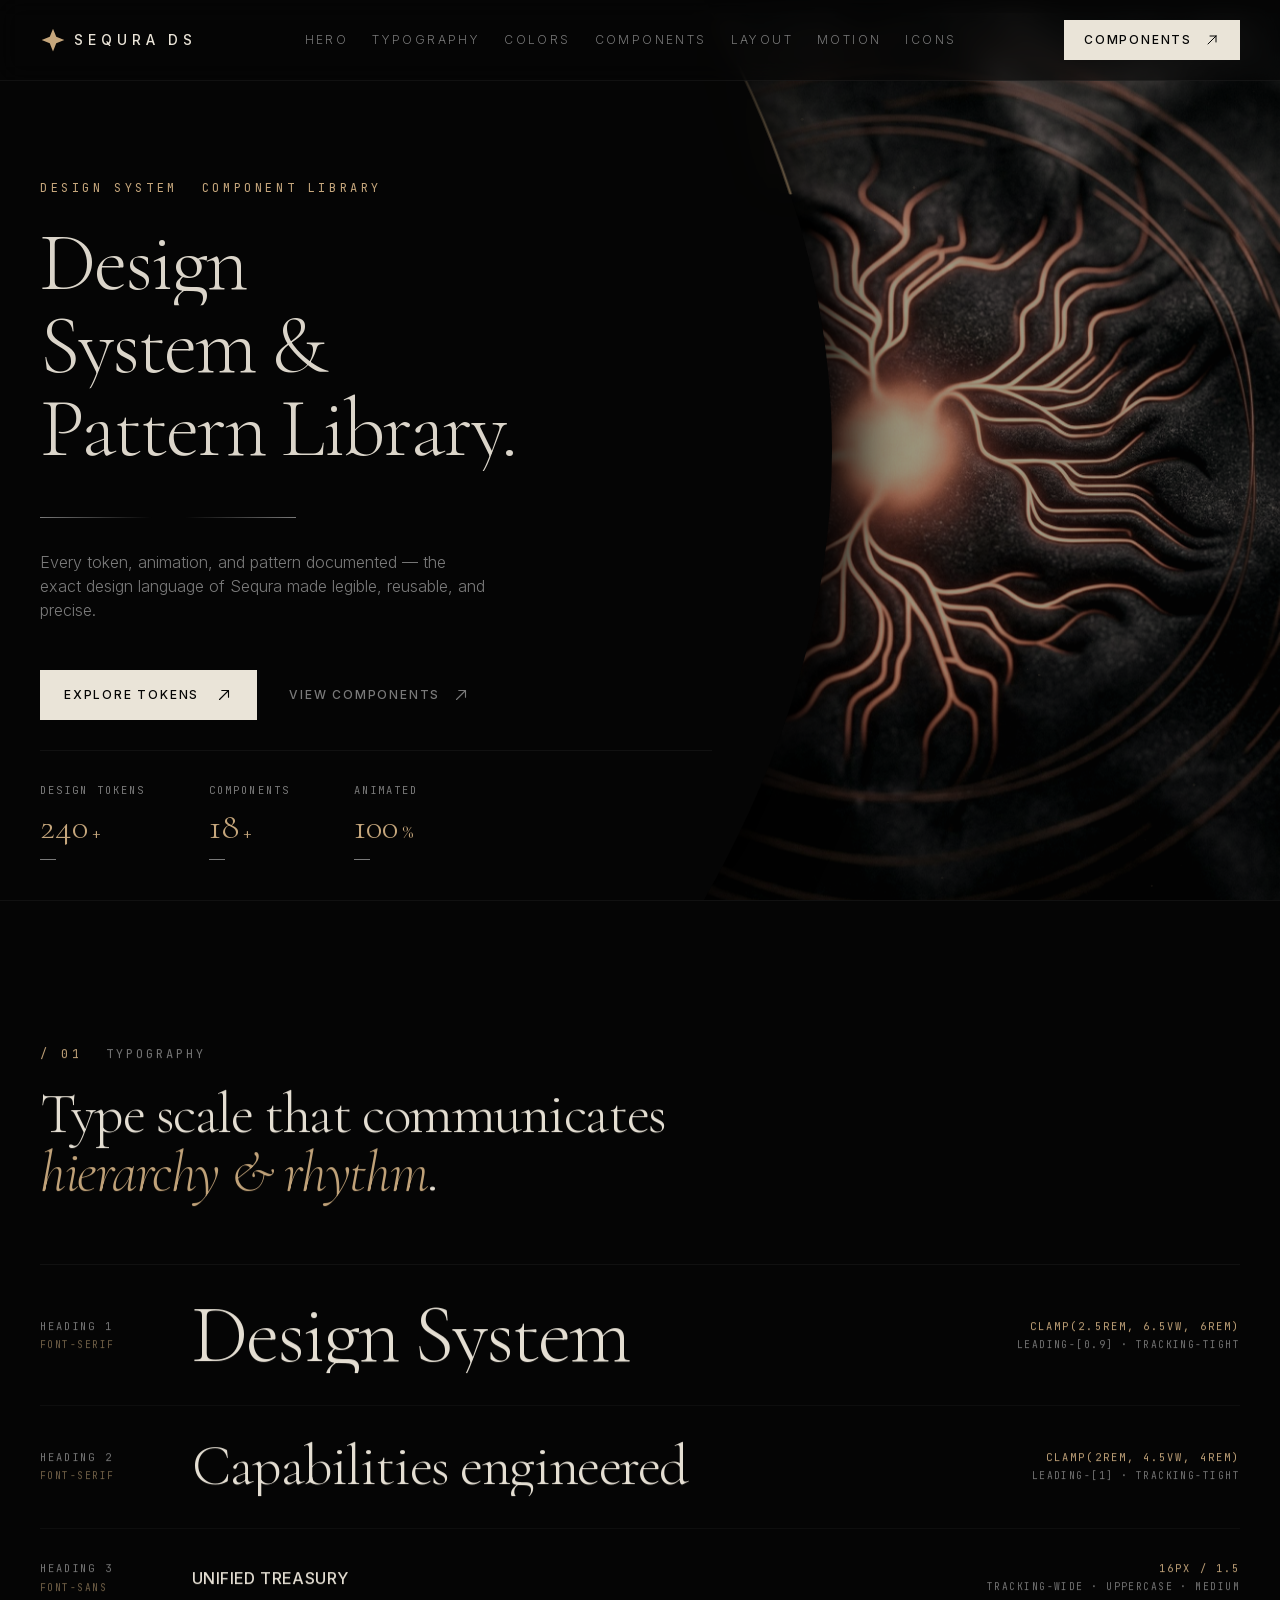
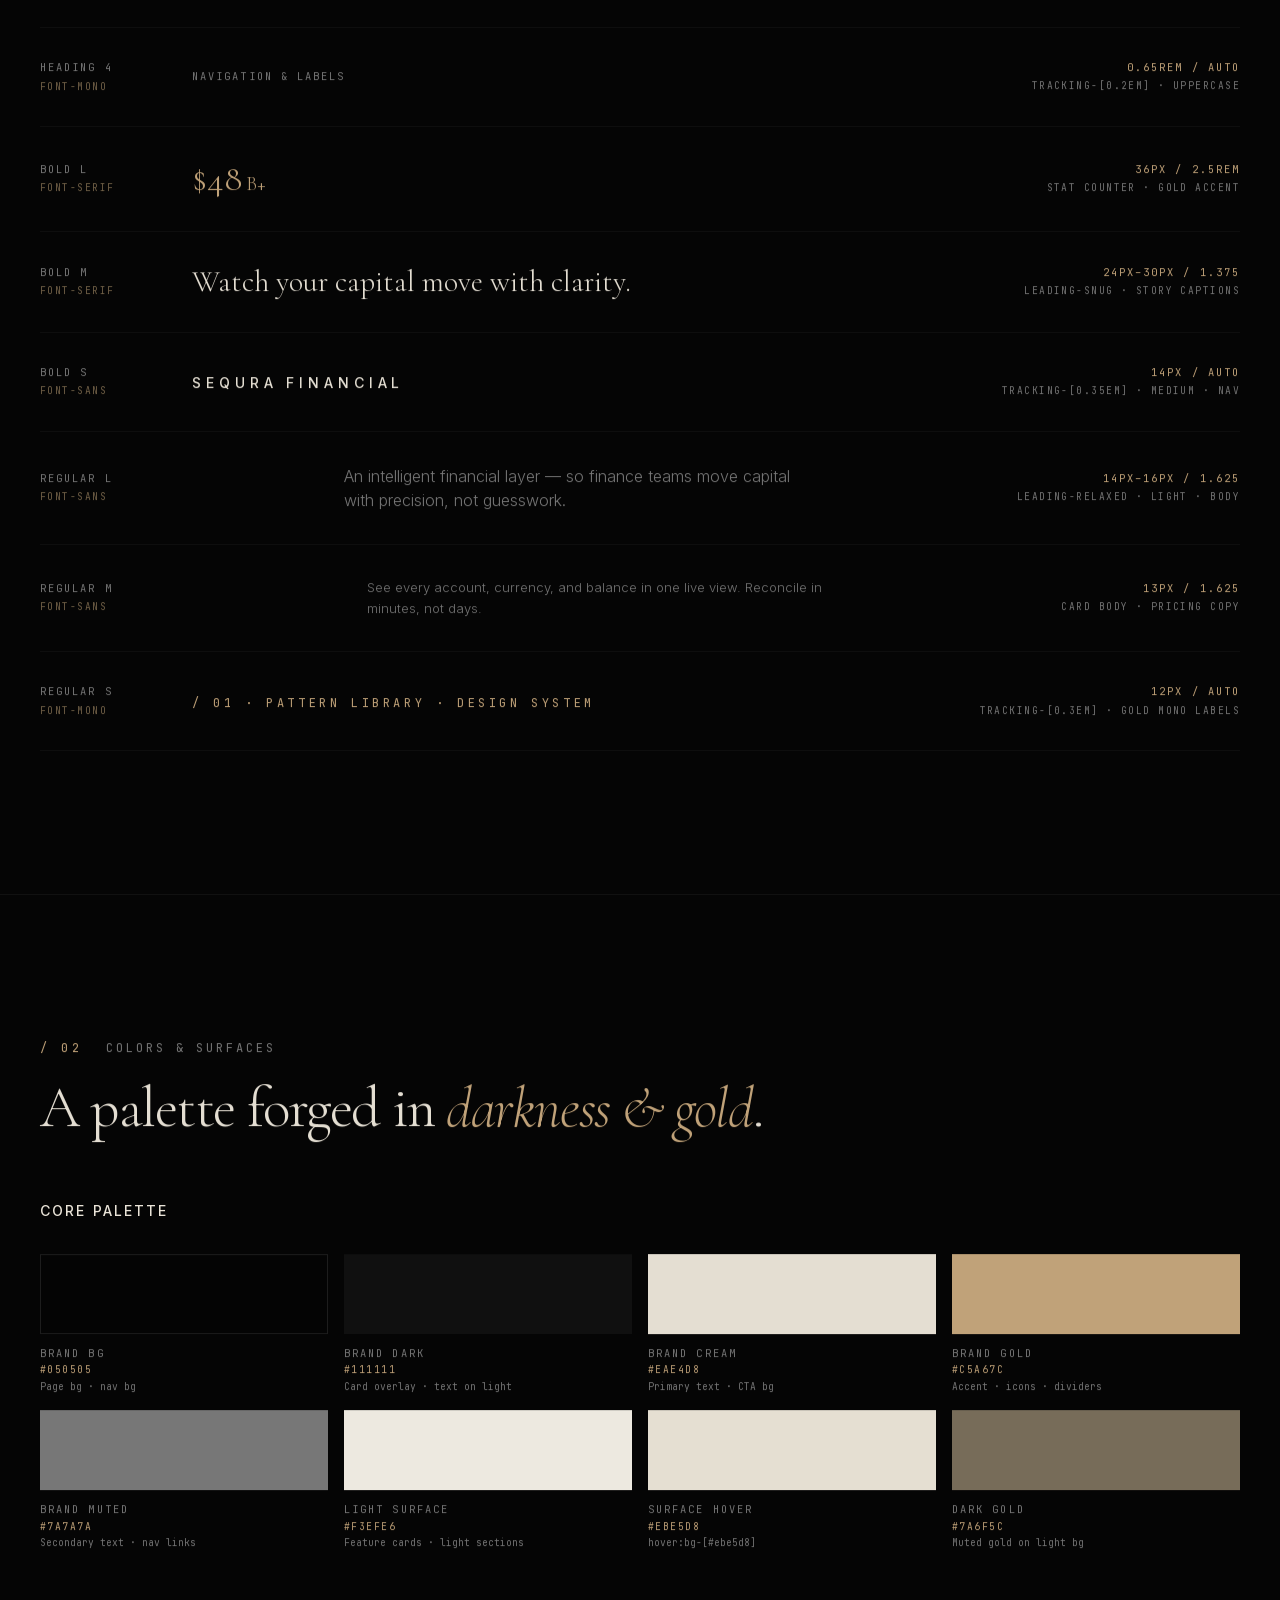
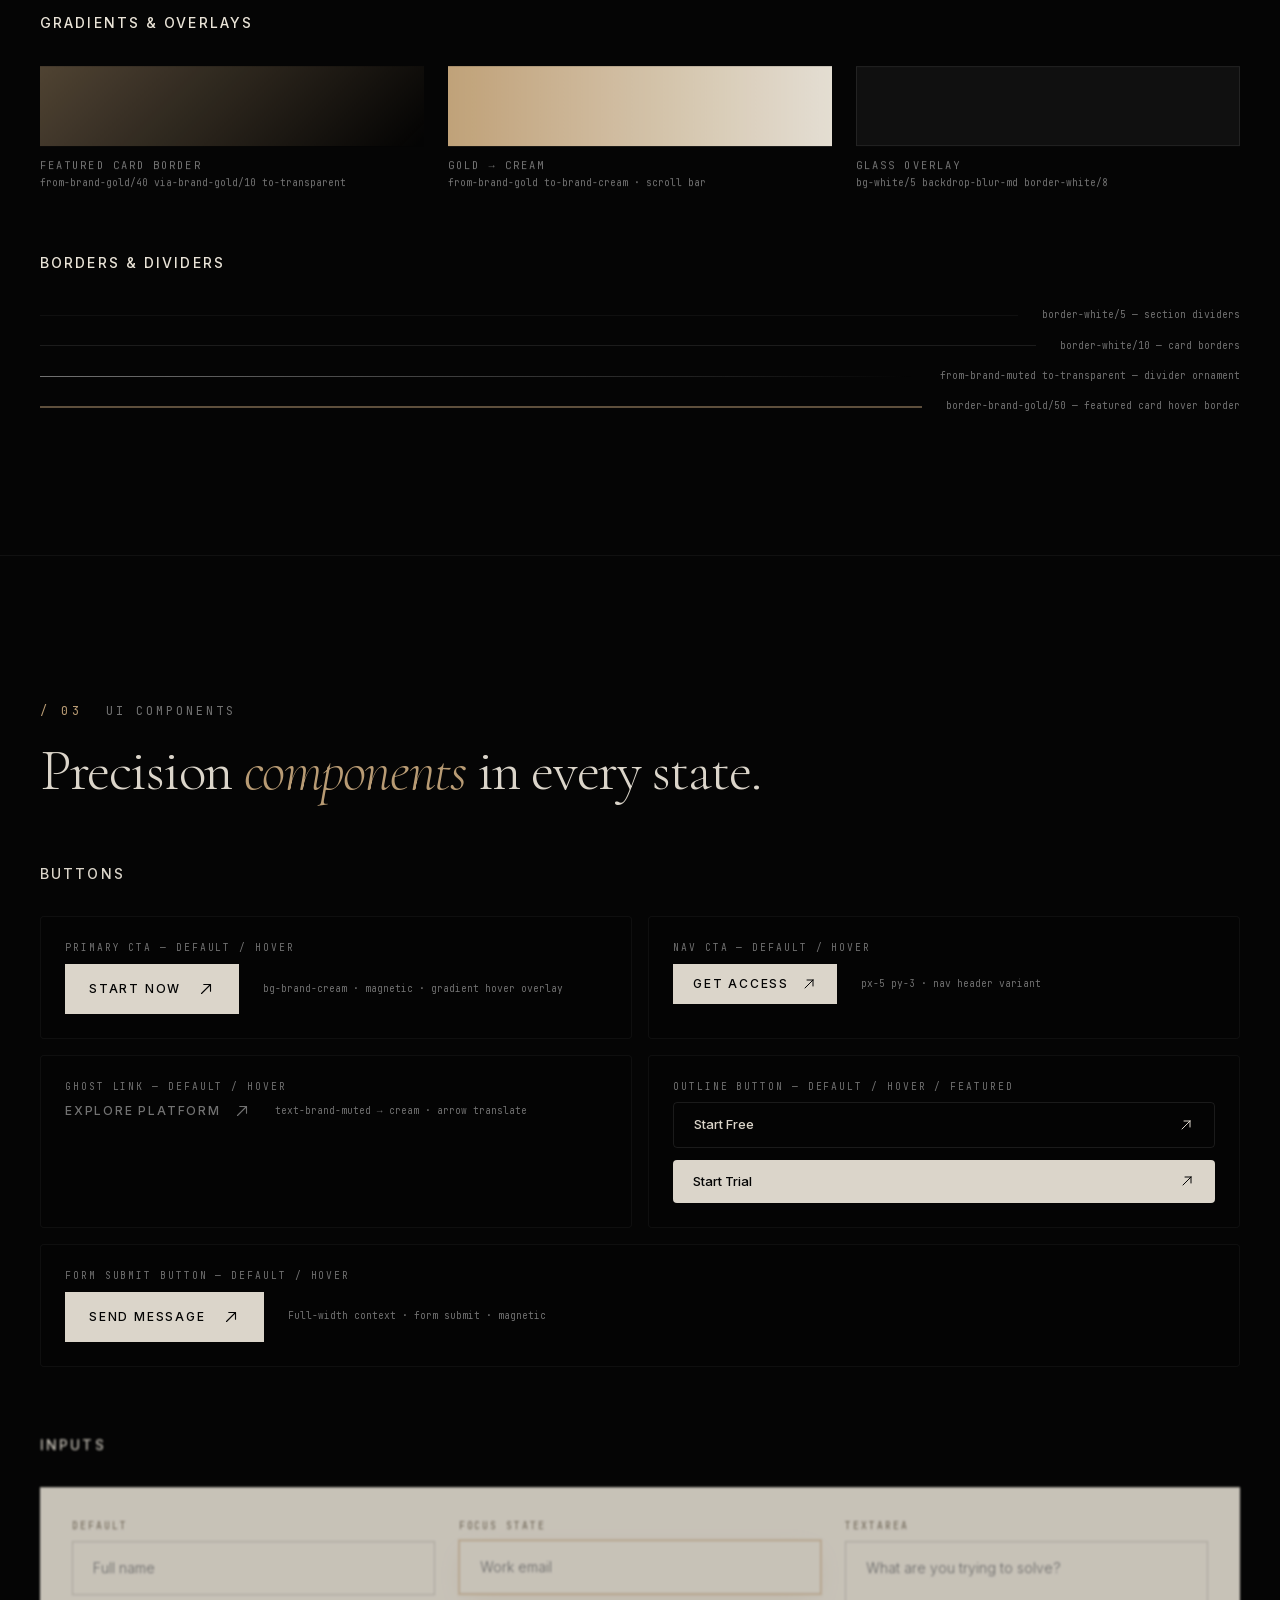
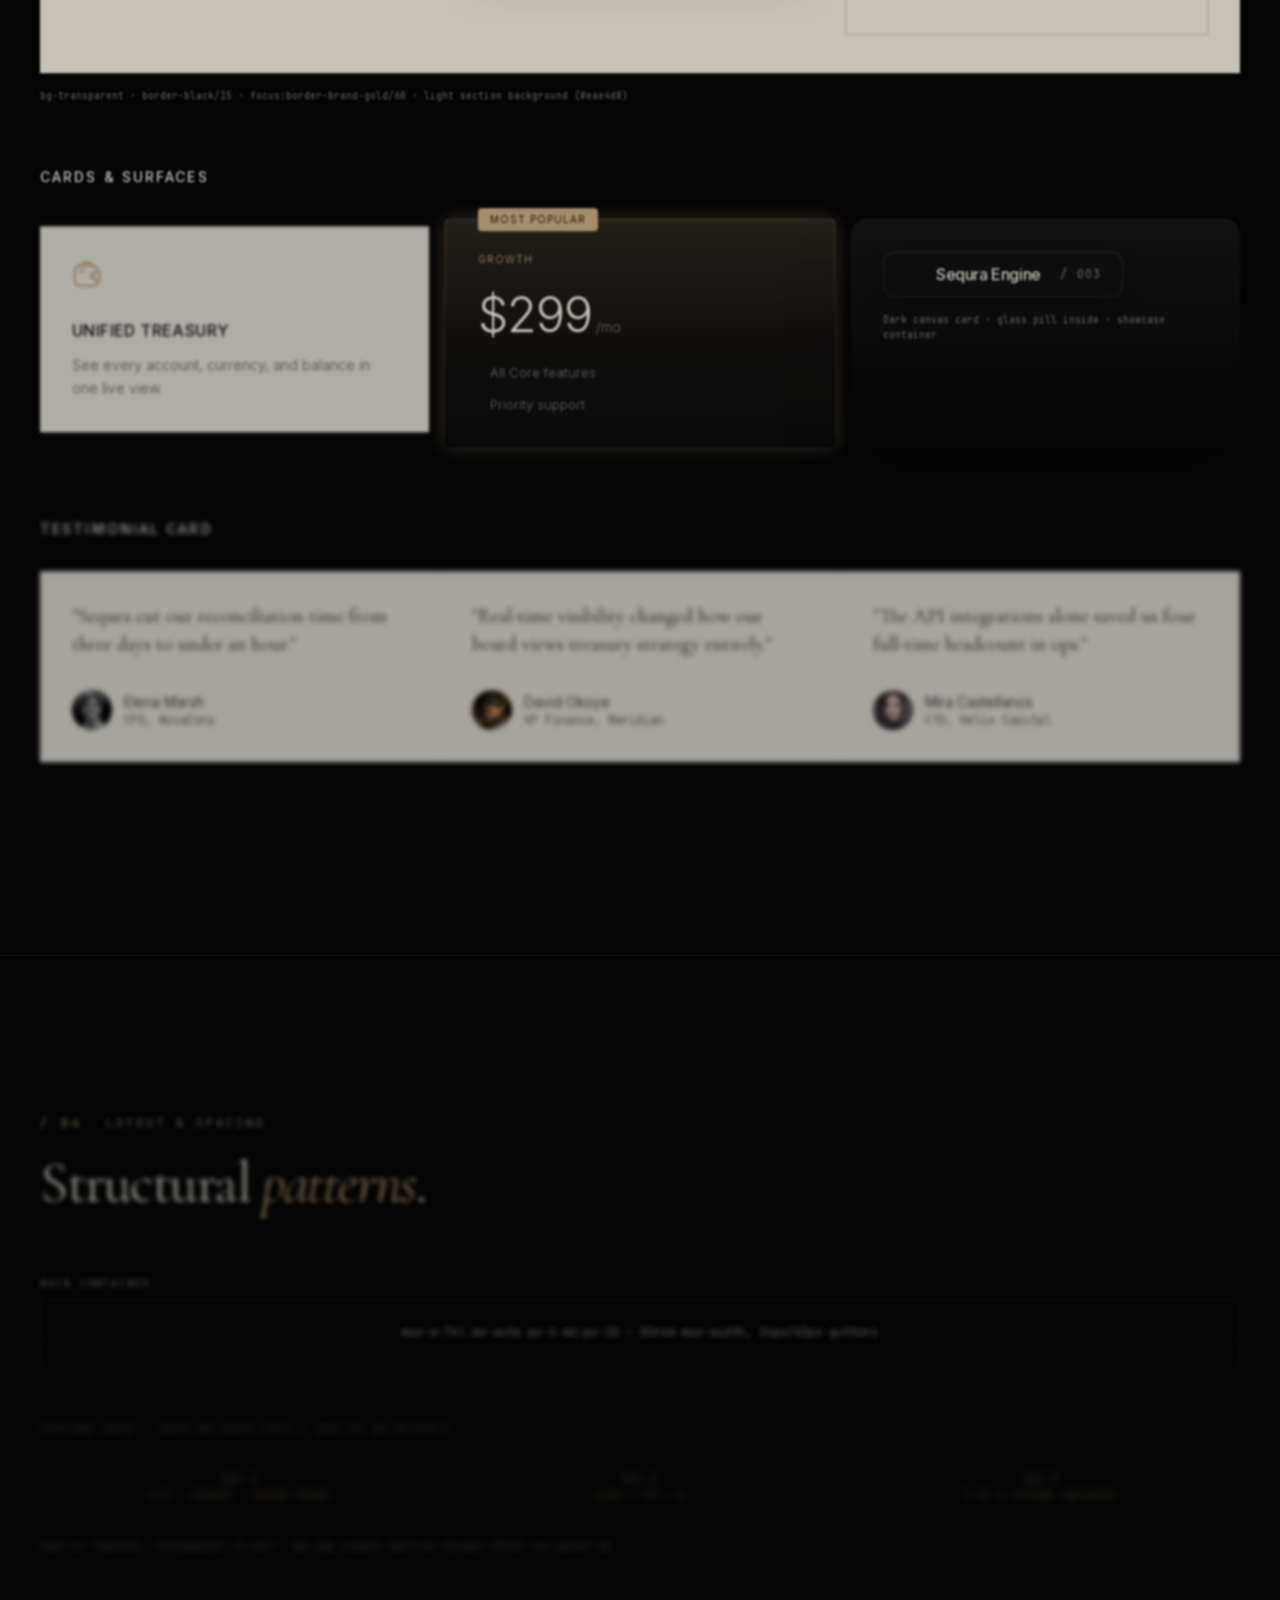
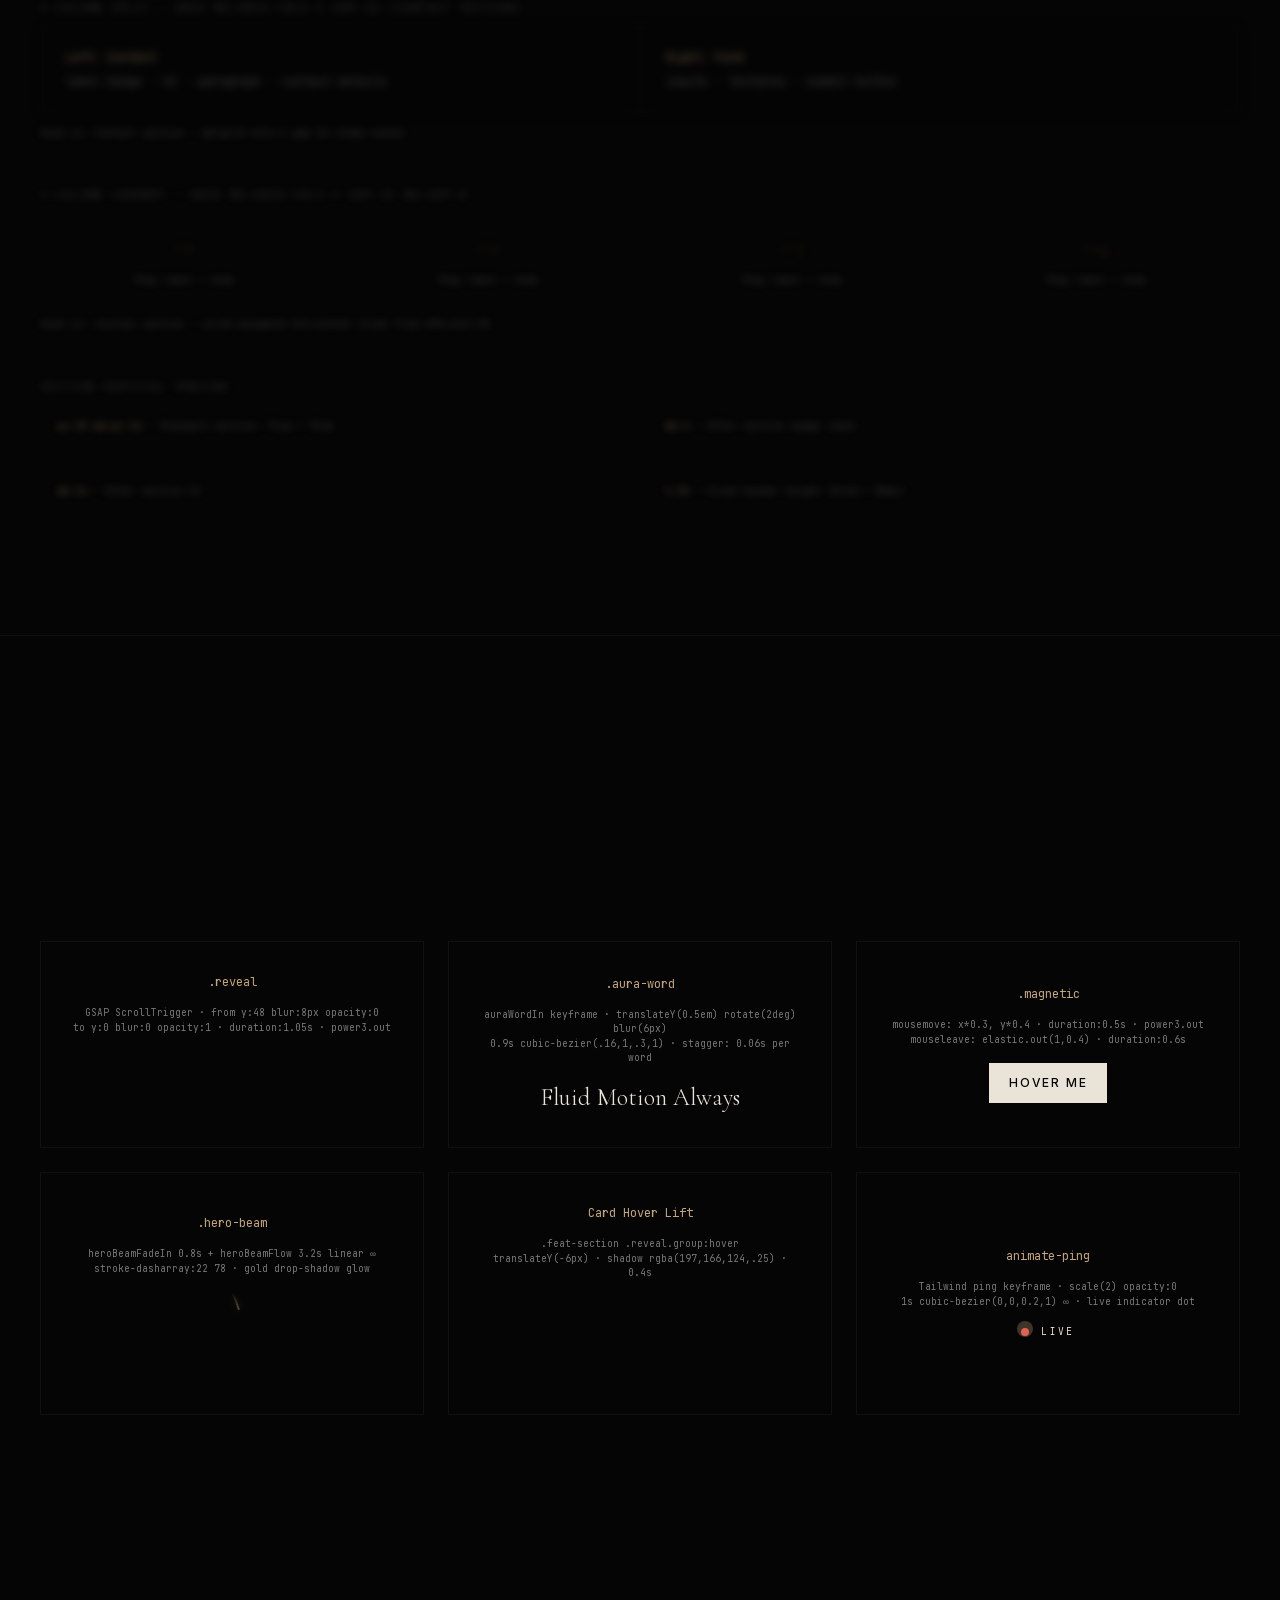
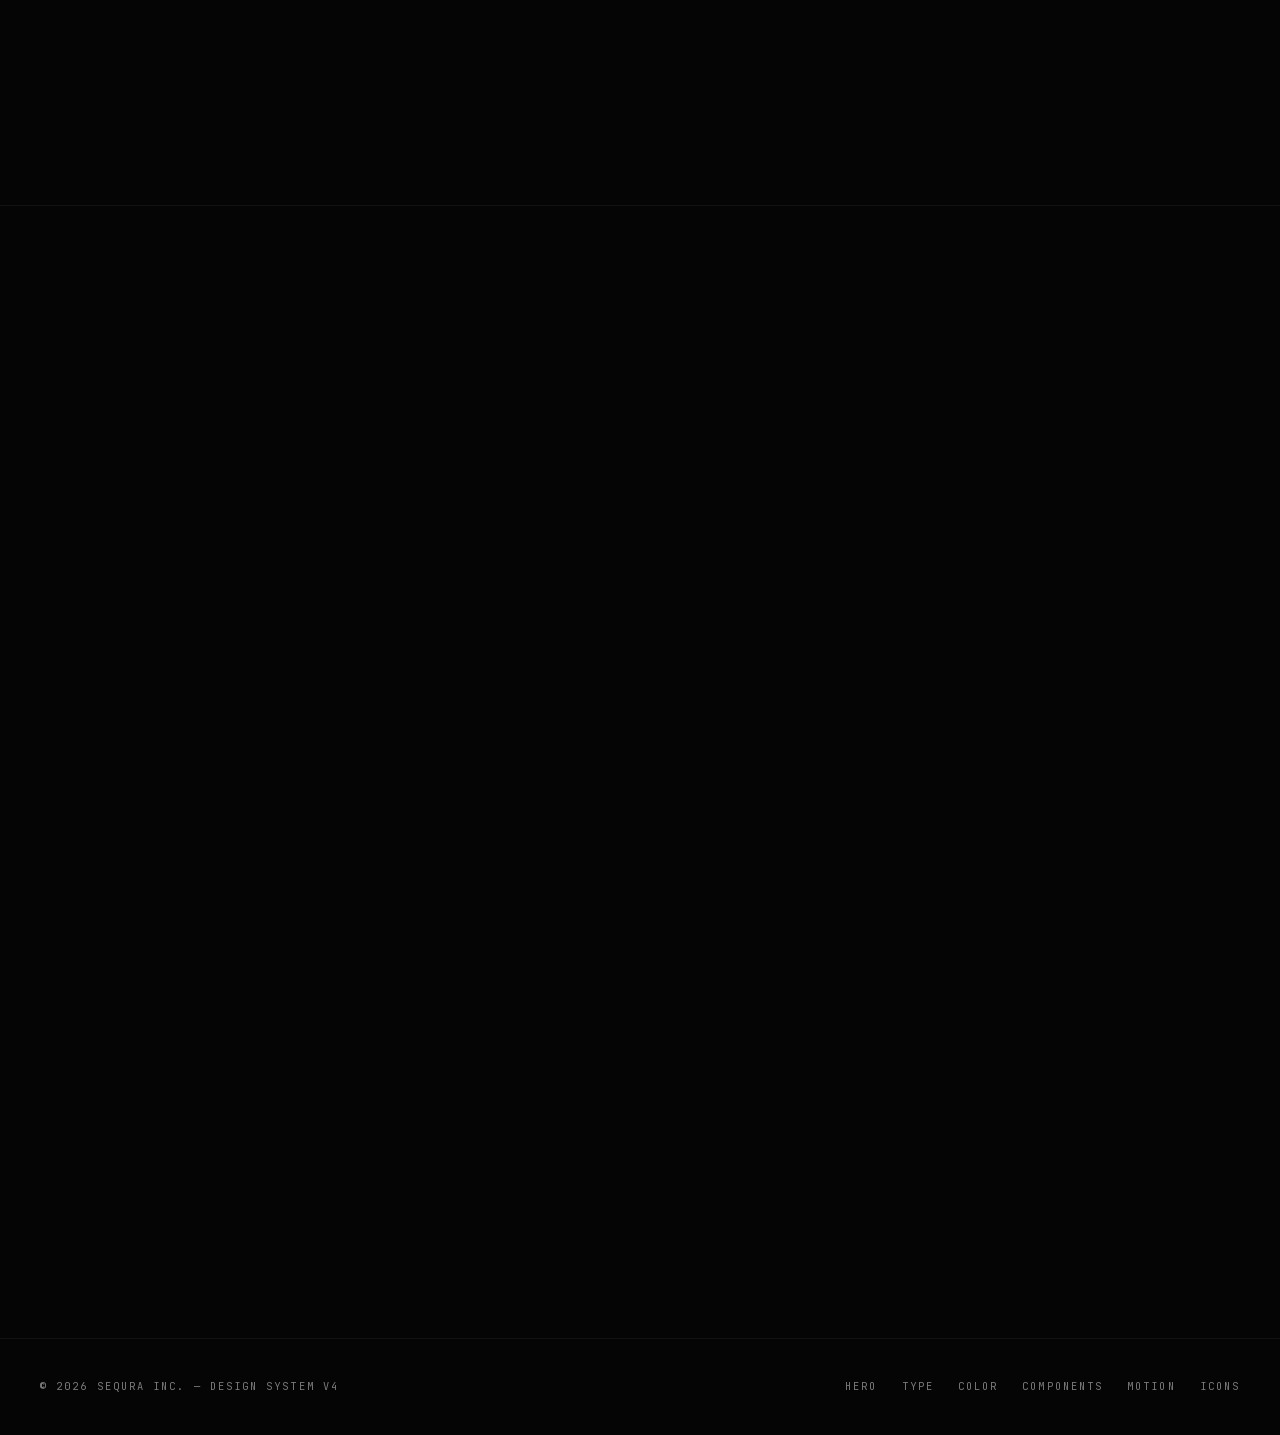
<file: sequra-fintech.aura.build/design-system4.html>
<!DOCTYPE html>
<html class="bg-[#050505] text-[#eae4d8] selection:bg-[#c5a67c]/30 selection:text-white scroll-smooth" lang="en">
<head>
<meta charset="utf-8"/>
<meta content="width=device-width, initial-scale=1.0" name="viewport"/>
<title>Sequra — Design System & Pattern Library</title>
<script src="assets/176e894661aa9cdc_3.4.17"></script>
<link href="https://fonts.googleapis.com" rel="preconnect"/>
<link href="https://fonts.gstatic.com" rel="preconnect"/>
<link href="assets/3ca3ce325beb8ca0_css2.css" rel="stylesheet"/>
<script src="assets/851bed7af266f96a_iconify-icon.min.js"></script>
<script src="assets/efc85c7eb1418197_gsap.min.js"></script>
<script src="assets/65f6c13748b0c8d8_ScrollTrigger.min.js"></script>
<script>
tailwind.config = {
  theme: { extend: {
    fontFamily: { serif: ['"Cormorant Garamond"','serif'], sans: ['Inter','sans-serif'], mono: ['"JetBrains Mono"','monospace'] },
    colors: { brand: { bg:'#050505', cream:'#eae4d8', gold:'#c5a67c', muted:'#7a7a7a', dark:'#111111' } }
  }}
}
</script>
<style>
/* ── Keyframes from original ── */
@keyframes heroBeamFlow{from{stroke-dashoffset:100}to{stroke-dashoffset:0}}
@keyframes heroBeamFadeIn{from{opacity:0}to{opacity:1}}
.hero-beam{opacity:0;animation:heroBeamFadeIn .8s ease 2s forwards,heroBeamFlow 3.2s linear 2s infinite;will-change:stroke-dashoffset}
@keyframes auraFadeUp{from{opacity:0;transform:translateY(28px);filter:blur(8px)}to{opacity:1;transform:translateY(0);filter:blur(0)}}
@keyframes auraWordIn{from{opacity:0;transform:translateY(0.5em) rotate(2deg);filter:blur(6px)}to{opacity:1;transform:translateY(0) rotate(0);filter:blur(0)}}
.aura-word{display:inline-block;will-change:transform,opacity,filter;animation:auraWordIn .9s cubic-bezier(.16,1,.3,1) both}
.aura-inview{animation:auraFadeUp 1s cubic-bezier(.16,1,.3,1) both}
/* ── Transitions from original ── */
a,button,input,textarea,iconify-icon{transition:transform .4s cubic-bezier(.16,1,.3,1),color .4s ease,background-color .4s ease,border-color .4s ease,box-shadow .4s ease,letter-spacing .4s ease,filter .4s ease}
a:hover iconify-icon,button:hover iconify-icon{transform:translateY(-1px)}
.feat-section .reveal.group:hover{transform:translateY(-6px);box-shadow:0 24px 60px -20px rgba(197,166,124,.25)}
.feat-section .reveal.group:hover iconify-icon{transform:scale(1.15) rotate(-6deg);filter:drop-shadow(0 0 12px rgba(197,166,124,.5))}
input:focus,textarea:focus{box-shadow:0 0 0 1px rgba(197,166,124,.4),0 8px 30px -12px rgba(197,166,124,.3);transform:translateY(-1px)}
button:hover,a.bg-brand-cream:hover{box-shadow:0 12px 40px -10px rgba(234,228,216,.35)}
nav a:hover{color:#c5a67c}
/* ── Scroll progress ── */
#scroll-progress{position:fixed;top:0;left:0;height:2px;width:0;background:linear-gradient(90deg,#c5a67c,#eae4d8);z-index:60;box-shadow:0 0 12px rgba(197,166,124,.6)}
/* ── Char & magnetic ── */
.char{display:inline-block;will-change:transform,opacity,filter}
.magnetic{will-change:transform}
/* ── DS nav section indicator ── */
.ds-nav-item.active{color:#c5a67c}
/* ── DS section label ── */
.ds-section-rule{border-top:1px solid rgba(255,255,255,.05)}
/* ── Motion demo boxes ── */
@keyframes ds-lift{0%,100%{transform:translateY(0);box-shadow:0 4px 20px rgba(197,166,124,0)}50%{transform:translateY(-8px);box-shadow:0 24px 40px rgba(197,166,124,.3)}}
.ds-motion-lift-demo:hover{animation:ds-lift .6s cubic-bezier(.16,1,.3,1) forwards}
/* ── States demo helper ── */
.state-label{font-size:0.6rem;letter-spacing:.2em;text-transform:uppercase;font-family:"JetBrains Mono",monospace;color:#7a7a7a;margin-bottom:.5rem;display:block}
/* offline */
html,body{opacity:1!important;visibility:visible!important}
</style>
</head>

<body class="font-sans text-brand-cream antialiased font-light bg-brand-bg relative overflow-x-hidden">

<div id="scroll-progress"></div>
<canvas class="fixed inset-0 z-0 pointer-events-none opacity-40" id="ambient-canvas"></canvas>

<!-- ══════════════════════════════════
     FIXED HEADER / NAV
══════════════════════════════════ -->
<header class="fixed top-0 left-0 w-full z-50 backdrop-blur-md bg-brand-bg/60 border-b border-white/5">
  <div class="max-w-7xl mx-auto px-6 md:px-10 h-20 flex items-center justify-between">
    <a class="flex items-center gap-2 group" href="#top">
      <svg class="transition-transform duration-500 group-hover:rotate-90" fill="none" height="26" viewBox="0 0 32 32" width="26">
        <path d="M16 2 L20 12 L30 16 L20 20 L16 30 L12 20 L2 16 L12 12 Z" fill="#c5a67c"></path>
      </svg>
      <span class="text-sm tracking-[0.35em] font-medium uppercase">SEQURA DS</span>
    </a>
    <nav class="hidden md:flex items-center gap-6 text-xs tracking-[0.2em] uppercase text-brand-muted">
      <a href="#top" class="hover:text-brand-cream transition-colors">Hero</a>
      <a href="#typography" class="hover:text-brand-cream transition-colors">Typography</a>
      <a href="#colors" class="hover:text-brand-cream transition-colors">Colors</a>
      <a href="#components" class="hover:text-brand-cream transition-colors">Components</a>
      <a href="#layout" class="hover:text-brand-cream transition-colors">Layout</a>
      <a href="#motion" class="hover:text-brand-cream transition-colors">Motion</a>
      <a href="#icons" class="hover:text-brand-cream transition-colors">Icons</a>
    </nav>
    <a class="group magnetic flex items-center gap-3 bg-brand-cream text-brand-bg px-5 py-3 hover:bg-white transition-colors" href="#components">
      <span class="text-xs tracking-[0.15em] font-medium uppercase">Components</span>
      <iconify-icon class="text-base transition-transform group-hover:translate-x-1 group-hover:-translate-y-1" icon="solar:arrow-right-up-linear"></iconify-icon>
    </a>
  </div>
</header>


<!-- ══════════════════════════════════
     0) HERO — EXACT CLONE, TEXT ADAPTED
══════════════════════════════════ -->
<section class="relative h-screen w-full overflow-hidden" id="top">

  <!-- Right background image -->
  <div class="absolute inset-0 z-0 flex justify-end overflow-hidden">
    <video autoplay class="gsap-bg-img w-[60%] h-full object-cover object-left opacity-60 mix-blend-luminosity" data-aura-generated-video="true" data-aura-video-preset="loop-in-view" loop="" muted="" playsinline="" poster="assets/fb736cce9f57f5f8_1600w.jpg" preload="auto" src="assets/14d3a0a76b8f8317_1780052529386-823cbeff-27d2-46.mp4" style="filter: sepia(0.3) hue-rotate(-15deg) contrast(1.1);"></video>
  </div>

  <!-- SVG curve + beam overlay -->
  <svg class="absolute inset-0 w-full h-full pointer-events-none drop-shadow-[20px_0_30px_rgba(0,0,0,0.9)]" preserveAspectRatio="none" viewBox="0 0 100 100">
    <defs>
      <linearGradient id="beamGrad" x1="0" x2="0" y1="0" y2="1">
        <stop offset="0%" stop-color="rgba(197,166,124,0)"/>
        <stop offset="40%" stop-color="rgba(197,166,124,0.9)"/>
        <stop offset="60%" stop-color="rgba(234,228,216,0.95)"/>
        <stop offset="100%" stop-color="rgba(197,166,124,0)"/>
      </linearGradient>
    </defs>
    <path class="gsap-curve" d="M0,0 L0,100 L55,100 Q75,50 55,0 Z" fill="#050505"></path>
    <path class="hero-beam" d="M55,0 Q75,50 55,100" fill="none" pathLength="100" stroke="url(#beamGrad)" stroke-dasharray="22 78" stroke-linecap="round" stroke-width="0.2" style="filter:drop-shadow(0 0 2px rgba(197,166,124,0.9));animation-delay:2s"></path>
  </svg>

  <!-- Left content -->
  <div class="relative z-10 h-full max-w-7xl mx-auto px-6 md:px-10 flex flex-col justify-center">

    <!-- Badge -->
    <div class="gsap-element flex items-center gap-3 mb-8">
      <span class="text-xs tracking-[0.3em] text-brand-gold uppercase font-mono">Design System</span>
      <iconify-icon class="text-brand-muted text-xs" icon="solar:close-linear"></iconify-icon>
      <span class="text-xs tracking-[0.3em] text-brand-gold uppercase font-mono">Component Library</span>
    </div>

    <!-- H1 -->
    <h1 class="font-serif tracking-tight text-[clamp(2.5rem,6.5vw,6rem)] leading-[0.9] text-brand-cream mb-10 select-none" data-hero-letters="true">
      <div class="overflow-hidden py-1"><div class="gsap-text">Design</div></div>
      <div class="overflow-hidden py-1"><div class="gsap-text">System &amp;</div></div>
      <div class="overflow-hidden py-1"><div class="gsap-text">Pattern Library.</div></div>
    </h1>

    <!-- Divider -->
    <div class="gsap-element flex items-center gap-4 mb-8 w-64 opacity-50">
      <div class="h-px flex-1 bg-gradient-to-r from-brand-muted to-transparent"></div>
      <iconify-icon class="text-brand-gold text-sm" icon="solar:shield-check-linear"></iconify-icon>
      <div class="h-px flex-1 bg-gradient-to-l from-brand-muted to-transparent"></div>
    </div>

    <!-- Paragraph -->
    <p class="gsap-element text-sm md:text-base text-brand-muted max-w-md leading-relaxed mb-12">
      Every token, animation, and pattern documented — the exact design language of Sequra made legible, reusable, and precise.
    </p>

    <!-- CTA buttons -->
    <div class="gsap-element flex flex-wrap items-center gap-8">
      <a class="relative group magnetic overflow-hidden bg-brand-cream text-brand-bg px-6 py-4 flex items-center gap-4 transition-all duration-300 hover:bg-white" href="#typography">
        <span class="text-xs tracking-[0.15em] font-medium uppercase relative z-10">Explore Tokens</span>
        <iconify-icon class="text-lg relative z-10 transition-transform group-hover:translate-x-1 group-hover:-translate-y-1" icon="solar:arrow-right-up-linear"></iconify-icon>
        <div class="absolute inset-0 bg-gradient-to-tr from-brand-gold/20 to-transparent opacity-0 group-hover:opacity-100 transition-opacity duration-500 z-0"></div>
      </a>
      <a class="group flex items-center gap-3 text-brand-muted hover:text-brand-cream transition-colors duration-300" href="#components">
        <span class="text-xs tracking-[0.15em] font-medium uppercase">View Components</span>
        <iconify-icon class="text-lg transition-transform group-hover:translate-x-1 group-hover:-translate-y-1" icon="solar:arrow-right-up-linear"></iconify-icon>
      </a>
    </div>
  </div>

  <!-- Bottom stats -->
  <div class="gsap-element absolute bottom-10 left-0 right-0 z-10 max-w-7xl mx-auto px-6 md:px-10">
    <div class="flex flex-wrap items-end gap-12 md:gap-16 border-t border-white/5 pt-8 max-w-2xl">
      <div class="flex flex-col gap-2">
        <span class="text-[0.65rem] tracking-[0.2em] text-brand-muted uppercase font-mono">Design Tokens</span>
        <div class="flex items-baseline gap-1">
          <span class="font-serif text-4xl text-brand-gold" data-count="240">240</span>
          <span class="font-serif text-xl text-brand-gold">+</span>
        </div>
        <div class="w-4 h-px bg-brand-muted mt-1"></div>
      </div>
      <div class="flex flex-col gap-2">
        <span class="text-[0.65rem] tracking-[0.2em] text-brand-muted uppercase font-mono">Components</span>
        <div class="flex items-baseline gap-1">
          <span class="font-serif text-4xl text-brand-gold" data-count="18">18</span>
          <span class="font-serif text-xl text-brand-gold">+</span>
        </div>
        <div class="w-4 h-px bg-brand-muted mt-1"></div>
      </div>
      <div class="flex flex-col gap-2">
        <span class="text-[0.65rem] tracking-[0.2em] text-brand-muted uppercase font-mono">Animated</span>
        <div class="flex items-baseline gap-1">
          <span class="font-serif text-4xl text-brand-gold" data-count="100" data-decimals="0">100</span>
          <span class="font-serif text-xl text-brand-gold">%</span>
        </div>
        <div class="w-4 h-px bg-brand-muted mt-1"></div>
      </div>
    </div>
  </div>

</section>


<!-- ══════════════════════════════════
     1) TYPOGRAPHY
══════════════════════════════════ -->
<section class="relative z-10 max-w-7xl mx-auto px-6 md:px-10 py-28 md:py-36 ds-section-rule" id="typography">

  <div class="reveal flex items-center gap-3 mb-6">
    <span class="text-xs tracking-[0.3em] text-brand-gold uppercase font-mono">/ 01</span>
    <iconify-icon class="text-brand-muted text-xs" icon="solar:close-linear"></iconify-icon>
    <span class="text-xs tracking-[0.25em] text-brand-muted uppercase font-mono">Typography</span>
  </div>

  <h2 class="reveal font-serif tracking-tight text-[clamp(2rem,4.5vw,4rem)] leading-[1] mb-16 max-w-3xl">
    Type scale that communicates
    <span class="italic text-brand-gold">hierarchy &amp; rhythm</span>.
  </h2>

  <!-- Spec table -->
  <div class="flex flex-col border-t border-white/5">

    <!-- Heading 1 -->
    <div class="reveal flex items-center justify-between py-8 border-b border-white/5 gap-6 flex-wrap md:flex-nowrap">
      <div class="flex-shrink-0 w-28">
        <span class="text-[0.65rem] tracking-[0.2em] text-brand-muted uppercase font-mono block">Heading 1</span>
        <span class="text-[0.6rem] tracking-[0.15em] text-brand-gold/60 uppercase font-mono block mt-1">font-serif</span>
      </div>
      <div class="flex-1 overflow-hidden px-4 min-w-0">
        <h1 class="font-serif tracking-tight text-[clamp(2.5rem,6.5vw,6rem)] leading-[0.9] text-brand-cream truncate">Design System</h1>
      </div>
      <div class="flex-shrink-0 text-right">
        <span class="text-[0.65rem] tracking-[0.2em] text-brand-gold uppercase font-mono block">clamp(2.5rem, 6.5vw, 6rem)</span>
        <span class="text-[0.6rem] tracking-[0.15em] text-brand-muted uppercase font-mono block mt-1">leading-[0.9] · tracking-tight</span>
      </div>
    </div>

    <!-- Heading 2 -->
    <div class="reveal flex items-center justify-between py-8 border-b border-white/5 gap-6 flex-wrap md:flex-nowrap">
      <div class="flex-shrink-0 w-28">
        <span class="text-[0.65rem] tracking-[0.2em] text-brand-muted uppercase font-mono block">Heading 2</span>
        <span class="text-[0.6rem] tracking-[0.15em] text-brand-gold/60 uppercase font-mono block mt-1">font-serif</span>
      </div>
      <div class="flex-1 overflow-hidden px-4 min-w-0">
        <h2 class="font-serif tracking-tight text-[clamp(2rem,4.5vw,4rem)] leading-[1] text-brand-cream truncate">Capabilities engineered</h2>
      </div>
      <div class="flex-shrink-0 text-right">
        <span class="text-[0.65rem] tracking-[0.2em] text-brand-gold uppercase font-mono block">clamp(2rem, 4.5vw, 4rem)</span>
        <span class="text-[0.6rem] tracking-[0.15em] text-brand-muted uppercase font-mono block mt-1">leading-[1] · tracking-tight</span>
      </div>
    </div>

    <!-- Heading 3 — Card title -->
    <div class="reveal flex items-center justify-between py-8 border-b border-white/5 gap-6 flex-wrap md:flex-nowrap">
      <div class="flex-shrink-0 w-28">
        <span class="text-[0.65rem] tracking-[0.2em] text-brand-muted uppercase font-mono block">Heading 3</span>
        <span class="text-[0.6rem] tracking-[0.15em] text-brand-gold/60 uppercase font-mono block mt-1">font-sans</span>
      </div>
      <div class="flex-1 overflow-hidden px-4 min-w-0">
        <h3 class="text-base tracking-wide uppercase font-medium text-brand-cream">Unified Treasury</h3>
      </div>
      <div class="flex-shrink-0 text-right">
        <span class="text-[0.65rem] tracking-[0.2em] text-brand-gold uppercase font-mono block">16px / 1.5</span>
        <span class="text-[0.6rem] tracking-[0.15em] text-brand-muted uppercase font-mono block mt-1">tracking-wide · uppercase · medium</span>
      </div>
    </div>

    <!-- Heading 4 — Section label -->
    <div class="reveal flex items-center justify-between py-8 border-b border-white/5 gap-6 flex-wrap md:flex-nowrap">
      <div class="flex-shrink-0 w-28">
        <span class="text-[0.65rem] tracking-[0.2em] text-brand-muted uppercase font-mono block">Heading 4</span>
        <span class="text-[0.6rem] tracking-[0.15em] text-brand-gold/60 uppercase font-mono block mt-1">font-mono</span>
      </div>
      <div class="flex-1 overflow-hidden px-4 min-w-0">
        <h4 class="text-[0.65rem] tracking-[0.2em] uppercase font-mono text-brand-muted">Navigation &amp; Labels</h4>
      </div>
      <div class="flex-shrink-0 text-right">
        <span class="text-[0.65rem] tracking-[0.2em] text-brand-gold uppercase font-mono block">0.65rem / auto</span>
        <span class="text-[0.6rem] tracking-[0.15em] text-brand-muted uppercase font-mono block mt-1">tracking-[0.2em] · uppercase</span>
      </div>
    </div>

    <!-- Bold L — Serif stat -->
    <div class="reveal flex items-center justify-between py-8 border-b border-white/5 gap-6 flex-wrap md:flex-nowrap">
      <div class="flex-shrink-0 w-28">
        <span class="text-[0.65rem] tracking-[0.2em] text-brand-muted uppercase font-mono block">Bold L</span>
        <span class="text-[0.6rem] tracking-[0.15em] text-brand-gold/60 uppercase font-mono block mt-1">font-serif</span>
      </div>
      <div class="flex-1 overflow-hidden px-4 min-w-0 flex items-baseline gap-1">
        <span class="font-serif text-4xl text-brand-gold">$48</span>
        <span class="font-serif text-xl text-brand-gold">B+</span>
      </div>
      <div class="flex-shrink-0 text-right">
        <span class="text-[0.65rem] tracking-[0.2em] text-brand-gold uppercase font-mono block">36px / 2.5rem</span>
        <span class="text-[0.6rem] tracking-[0.15em] text-brand-muted uppercase font-mono block mt-1">stat counter · gold accent</span>
      </div>
    </div>

    <!-- Bold M — Story serif -->
    <div class="reveal flex items-center justify-between py-8 border-b border-white/5 gap-6 flex-wrap md:flex-nowrap">
      <div class="flex-shrink-0 w-28">
        <span class="text-[0.65rem] tracking-[0.2em] text-brand-muted uppercase font-mono block">Bold M</span>
        <span class="text-[0.6rem] tracking-[0.15em] text-brand-gold/60 uppercase font-mono block mt-1">font-serif</span>
      </div>
      <div class="flex-1 overflow-hidden px-4 min-w-0">
        <p class="font-serif text-2xl md:text-3xl leading-snug text-brand-cream">Watch your capital move with clarity.</p>
      </div>
      <div class="flex-shrink-0 text-right">
        <span class="text-[0.65rem] tracking-[0.2em] text-brand-gold uppercase font-mono block">24px–30px / 1.375</span>
        <span class="text-[0.6rem] tracking-[0.15em] text-brand-muted uppercase font-mono block mt-1">leading-snug · story captions</span>
      </div>
    </div>

    <!-- Bold S — Nav label -->
    <div class="reveal flex items-center justify-between py-8 border-b border-white/5 gap-6 flex-wrap md:flex-nowrap">
      <div class="flex-shrink-0 w-28">
        <span class="text-[0.65rem] tracking-[0.2em] text-brand-muted uppercase font-mono block">Bold S</span>
        <span class="text-[0.6rem] tracking-[0.15em] text-brand-gold/60 uppercase font-mono block mt-1">font-sans</span>
      </div>
      <div class="flex-1 overflow-hidden px-4 min-w-0">
        <span class="text-sm tracking-[0.35em] font-medium uppercase text-brand-cream">SEQURA FINANCIAL</span>
      </div>
      <div class="flex-shrink-0 text-right">
        <span class="text-[0.65rem] tracking-[0.2em] text-brand-gold uppercase font-mono block">14px / auto</span>
        <span class="text-[0.6rem] tracking-[0.15em] text-brand-muted uppercase font-mono block mt-1">tracking-[0.35em] · medium · nav</span>
      </div>
    </div>

    <!-- Regular L — Body -->
    <div class="reveal flex items-center justify-between py-8 border-b border-white/5 gap-6 flex-wrap md:flex-nowrap">
      <div class="flex-shrink-0 w-28">
        <span class="text-[0.65rem] tracking-[0.2em] text-brand-muted uppercase font-mono block">Regular L</span>
        <span class="text-[0.6rem] tracking-[0.15em] text-brand-gold/60 uppercase font-mono block mt-1">font-sans</span>
      </div>
      <div class="flex-1 overflow-hidden px-4 min-w-0 max-w-lg">
        <p class="text-sm md:text-base text-brand-muted leading-relaxed">An intelligent financial layer — so finance teams move capital with precision, not guesswork.</p>
      </div>
      <div class="flex-shrink-0 text-right">
        <span class="text-[0.65rem] tracking-[0.2em] text-brand-gold uppercase font-mono block">14px–16px / 1.625</span>
        <span class="text-[0.6rem] tracking-[0.15em] text-brand-muted uppercase font-mono block mt-1">leading-relaxed · light · body</span>
      </div>
    </div>

    <!-- Regular M — Card body -->
    <div class="reveal flex items-center justify-between py-8 border-b border-white/5 gap-6 flex-wrap md:flex-nowrap">
      <div class="flex-shrink-0 w-28">
        <span class="text-[0.65rem] tracking-[0.2em] text-brand-muted uppercase font-mono block">Regular M</span>
        <span class="text-[0.6rem] tracking-[0.15em] text-brand-gold/60 uppercase font-mono block mt-1">font-sans</span>
      </div>
      <div class="flex-1 overflow-hidden px-4 min-w-0 max-w-lg">
        <p class="text-[13px] leading-relaxed text-brand-muted">See every account, currency, and balance in one live view. Reconcile in minutes, not days.</p>
      </div>
      <div class="flex-shrink-0 text-right">
        <span class="text-[0.65rem] tracking-[0.2em] text-brand-gold uppercase font-mono block">13px / 1.625</span>
        <span class="text-[0.6rem] tracking-[0.15em] text-brand-muted uppercase font-mono block mt-1">card body · pricing copy</span>
      </div>
    </div>

    <!-- Regular S — Mono label -->
    <div class="reveal flex items-center justify-between py-8 border-b border-white/5 gap-6 flex-wrap md:flex-nowrap">
      <div class="flex-shrink-0 w-28">
        <span class="text-[0.65rem] tracking-[0.2em] text-brand-muted uppercase font-mono block">Regular S</span>
        <span class="text-[0.6rem] tracking-[0.15em] text-brand-gold/60 uppercase font-mono block mt-1">font-mono</span>
      </div>
      <div class="flex-1 overflow-hidden px-4 min-w-0">
        <span class="text-xs tracking-[0.3em] text-brand-gold uppercase font-mono">/ 01 · Pattern Library · Design System</span>
      </div>
      <div class="flex-shrink-0 text-right">
        <span class="text-[0.65rem] tracking-[0.2em] text-brand-gold uppercase font-mono block">12px / auto</span>
        <span class="text-[0.6rem] tracking-[0.15em] text-brand-muted uppercase font-mono block mt-1">tracking-[0.3em] · gold mono labels</span>
      </div>
    </div>

  </div>
</section>


<!-- ══════════════════════════════════
     2) COLORS & SURFACES
══════════════════════════════════ -->
<section class="relative z-10 max-w-7xl mx-auto px-6 md:px-10 py-28 md:py-36 ds-section-rule" id="colors">

  <div class="reveal flex items-center gap-3 mb-6">
    <span class="text-xs tracking-[0.3em] text-brand-gold uppercase font-mono">/ 02</span>
    <iconify-icon class="text-brand-muted text-xs" icon="solar:close-linear"></iconify-icon>
    <span class="text-xs tracking-[0.25em] text-brand-muted uppercase font-mono">Colors &amp; Surfaces</span>
  </div>

  <h2 class="reveal font-serif tracking-tight text-[clamp(2rem,4.5vw,4rem)] leading-[1] mb-16 max-w-3xl">
    A palette forged in
    <span class="italic text-brand-gold">darkness &amp; gold</span>.
  </h2>

  <!-- Core palette -->
  <h3 class="text-sm tracking-[0.15em] uppercase font-medium mb-8 text-brand-cream">Core Palette</h3>
  <div class="reveal grid grid-cols-2 md:grid-cols-4 gap-4 mb-16">
    <div>
      <div class="h-20 w-full mb-3 border border-white/10" style="background:#050505"></div>
      <span class="text-[0.65rem] tracking-[0.2em] text-brand-muted uppercase font-mono block">Brand BG</span>
      <span class="text-[0.6rem] tracking-[0.15em] text-brand-gold uppercase font-mono block mt-0.5">#050505</span>
      <span class="text-[0.6rem] text-brand-muted font-mono block mt-0.5">Page bg · nav bg</span>
    </div>
    <div>
      <div class="h-20 w-full mb-3" style="background:#111111"></div>
      <span class="text-[0.65rem] tracking-[0.2em] text-brand-muted uppercase font-mono block">Brand Dark</span>
      <span class="text-[0.6rem] tracking-[0.15em] text-brand-gold uppercase font-mono block mt-0.5">#111111</span>
      <span class="text-[0.6rem] text-brand-muted font-mono block mt-0.5">Card overlay · text on light</span>
    </div>
    <div>
      <div class="h-20 w-full mb-3" style="background:#eae4d8"></div>
      <span class="text-[0.65rem] tracking-[0.2em] text-brand-muted uppercase font-mono block">Brand Cream</span>
      <span class="text-[0.6rem] tracking-[0.15em] text-brand-gold uppercase font-mono block mt-0.5">#eae4d8</span>
      <span class="text-[0.6rem] text-brand-muted font-mono block mt-0.5">Primary text · CTA bg</span>
    </div>
    <div>
      <div class="h-20 w-full mb-3" style="background:#c5a67c"></div>
      <span class="text-[0.65rem] tracking-[0.2em] text-brand-muted uppercase font-mono block">Brand Gold</span>
      <span class="text-[0.6rem] tracking-[0.15em] text-brand-gold uppercase font-mono block mt-0.5">#c5a67c</span>
      <span class="text-[0.6rem] text-brand-muted font-mono block mt-0.5">Accent · icons · dividers</span>
    </div>
    <div>
      <div class="h-20 w-full mb-3" style="background:#7a7a7a"></div>
      <span class="text-[0.65rem] tracking-[0.2em] text-brand-muted uppercase font-mono block">Brand Muted</span>
      <span class="text-[0.6rem] tracking-[0.15em] text-brand-gold uppercase font-mono block mt-0.5">#7a7a7a</span>
      <span class="text-[0.6rem] text-brand-muted font-mono block mt-0.5">Secondary text · nav links</span>
    </div>
    <div>
      <div class="h-20 w-full mb-3" style="background:#f3efe6"></div>
      <span class="text-[0.65rem] tracking-[0.2em] text-brand-muted uppercase font-mono block">Light Surface</span>
      <span class="text-[0.6rem] tracking-[0.15em] text-brand-gold uppercase font-mono block mt-0.5">#f3efe6</span>
      <span class="text-[0.6rem] text-brand-muted font-mono block mt-0.5">Feature cards · light sections</span>
    </div>
    <div>
      <div class="h-20 w-full mb-3" style="background:#ebe5d8"></div>
      <span class="text-[0.65rem] tracking-[0.2em] text-brand-muted uppercase font-mono block">Surface Hover</span>
      <span class="text-[0.6rem] tracking-[0.15em] text-brand-gold uppercase font-mono block mt-0.5">#ebe5d8</span>
      <span class="text-[0.6rem] text-brand-muted font-mono block mt-0.5">hover:bg-[#ebe5d8]</span>
    </div>
    <div>
      <div class="h-20 w-full mb-3" style="background:#7a6f5c"></div>
      <span class="text-[0.65rem] tracking-[0.2em] text-brand-muted uppercase font-mono block">Dark Gold</span>
      <span class="text-[0.6rem] tracking-[0.15em] text-brand-gold uppercase font-mono block mt-0.5">#7a6f5c</span>
      <span class="text-[0.6rem] text-brand-muted font-mono block mt-0.5">Muted gold on light bg</span>
    </div>
  </div>

  <!-- Gradients -->
  <h3 class="text-sm tracking-[0.15em] uppercase font-medium mb-8 text-brand-cream">Gradients &amp; Overlays</h3>
  <div class="reveal grid grid-cols-1 md:grid-cols-3 gap-6 mb-16">
    <div>
      <div class="h-20 w-full mb-3" style="background:linear-gradient(135deg,rgba(197,166,124,.4),rgba(0,0,0,.2))"></div>
      <span class="text-[0.65rem] tracking-[0.2em] text-brand-muted uppercase font-mono block">Featured Card Border</span>
      <span class="text-[0.6rem] text-brand-muted font-mono block mt-0.5">from-brand-gold/40 via-brand-gold/10 to-transparent</span>
    </div>
    <div>
      <div class="h-20 w-full mb-3" style="background:linear-gradient(to right,#c5a67c,#eae4d8)"></div>
      <span class="text-[0.65rem] tracking-[0.2em] text-brand-muted uppercase font-mono block">Gold → Cream</span>
      <span class="text-[0.6rem] text-brand-muted font-mono block mt-0.5">from-brand-gold to-brand-cream · scroll bar</span>
    </div>
    <div>
      <div class="h-20 w-full mb-3 backdrop-blur-md" style="background:rgba(255,255,255,0.05);border:1px solid rgba(255,255,255,0.08)"></div>
      <span class="text-[0.65rem] tracking-[0.2em] text-brand-muted uppercase font-mono block">Glass Overlay</span>
      <span class="text-[0.6rem] text-brand-muted font-mono block mt-0.5">bg-white/5 backdrop-blur-md border-white/8</span>
    </div>
  </div>

  <!-- Borders & Dividers -->
  <h3 class="text-sm tracking-[0.15em] uppercase font-medium mb-8 text-brand-cream">Borders &amp; Dividers</h3>
  <div class="reveal flex flex-col gap-4">
    <div class="flex items-center gap-6">
      <div class="flex-1 h-px border-t border-white/5"></div>
      <span class="text-[0.6rem] font-mono text-brand-muted flex-shrink-0">border-white/5 — section dividers</span>
    </div>
    <div class="flex items-center gap-6">
      <div class="flex-1 h-px border-t border-white/10"></div>
      <span class="text-[0.6rem] font-mono text-brand-muted flex-shrink-0">border-white/10 — card borders</span>
    </div>
    <div class="flex items-center gap-6">
      <div class="flex-1 h-px" style="background:linear-gradient(to right,#7a7a7a,transparent)"></div>
      <span class="text-[0.6rem] font-mono text-brand-muted flex-shrink-0">from-brand-muted to-transparent — divider ornament</span>
    </div>
    <div class="flex items-center gap-6">
      <div class="flex-1 h-px" style="border:1px solid rgba(197,166,124,0.5)"></div>
      <span class="text-[0.6rem] font-mono text-brand-muted flex-shrink-0">border-brand-gold/50 — featured card hover border</span>
    </div>
  </div>

</section>


<!-- ══════════════════════════════════
     3) UI COMPONENTS
══════════════════════════════════ -->
<section class="relative z-10 max-w-7xl mx-auto px-6 md:px-10 py-28 md:py-36 ds-section-rule" id="components">

  <div class="reveal flex items-center gap-3 mb-6">
    <span class="text-xs tracking-[0.3em] text-brand-gold uppercase font-mono">/ 03</span>
    <iconify-icon class="text-brand-muted text-xs" icon="solar:close-linear"></iconify-icon>
    <span class="text-xs tracking-[0.25em] text-brand-muted uppercase font-mono">UI Components</span>
  </div>

  <h2 class="reveal font-serif tracking-tight text-[clamp(2rem,4.5vw,4rem)] leading-[1] mb-16 max-w-3xl">
    Precision
    <span class="italic text-brand-gold">components</span> in every state.
  </h2>

  <!-- ── Buttons ── -->
  <div class="reveal mb-16">
    <h3 class="text-sm tracking-[0.15em] uppercase font-medium mb-8 text-brand-cream">Buttons</h3>
    <div class="grid md:grid-cols-2 gap-4">

      <!-- Primary CTA -->
      <div class="border border-white/5 p-6 rounded bg-black/20">
        <span class="state-label">Primary CTA — Default / Hover</span>
        <div class="flex flex-wrap gap-6 items-center">
          <a href="#" class="relative group magnetic overflow-hidden bg-brand-cream text-brand-bg px-6 py-4 flex items-center gap-4 transition-all duration-300 hover:bg-white" onclick="return false">
            <span class="text-xs tracking-[0.15em] font-medium uppercase relative z-10">Start Now</span>
            <iconify-icon class="text-lg relative z-10 transition-transform group-hover:translate-x-1 group-hover:-translate-y-1" icon="solar:arrow-right-up-linear"></iconify-icon>
            <div class="absolute inset-0 bg-gradient-to-tr from-brand-gold/20 to-transparent opacity-0 group-hover:opacity-100 transition-opacity duration-500 z-0"></div>
          </a>
          <span class="text-[0.6rem] font-mono text-brand-muted">bg-brand-cream · magnetic · gradient hover overlay</span>
        </div>
      </div>

      <!-- Nav CTA -->
      <div class="border border-white/5 p-6 rounded bg-black/20">
        <span class="state-label">Nav CTA — Default / Hover</span>
        <div class="flex flex-wrap gap-6 items-center">
          <a href="#" class="group magnetic flex items-center gap-3 bg-brand-cream text-brand-bg px-5 py-3 hover:bg-white transition-colors" onclick="return false">
            <span class="text-xs tracking-[0.15em] font-medium uppercase">Get Access</span>
            <iconify-icon class="text-base transition-transform group-hover:translate-x-1 group-hover:-translate-y-1" icon="solar:arrow-right-up-linear"></iconify-icon>
          </a>
          <span class="text-[0.6rem] font-mono text-brand-muted">px-5 py-3 · nav header variant</span>
        </div>
      </div>

      <!-- Ghost link -->
      <div class="border border-white/5 p-6 rounded bg-black/20">
        <span class="state-label">Ghost Link — Default / Hover</span>
        <div class="flex flex-wrap gap-6 items-center">
          <a href="#" class="group flex items-center gap-3 text-brand-muted hover:text-brand-cream transition-colors duration-300" onclick="return false">
            <span class="text-xs tracking-[0.15em] font-medium uppercase">Explore Platform</span>
            <iconify-icon class="text-lg transition-transform group-hover:translate-x-1 group-hover:-translate-y-1" icon="solar:arrow-right-up-linear"></iconify-icon>
          </a>
          <span class="text-[0.6rem] font-mono text-brand-muted">text-brand-muted → cream · arrow translate</span>
        </div>
      </div>

      <!-- Pricing outline button -->
      <div class="border border-white/5 p-6 rounded bg-black/20">
        <span class="state-label">Outline Button — Default / Hover / Featured</span>
        <div class="flex flex-col gap-3">
          <a href="#" class="group flex items-center justify-between rounded border border-white/10 px-5 py-3 hover:border-brand-gold/50 transition-all duration-300" onclick="return false">
            <span class="text-[13px] font-medium">Start Free</span>
            <iconify-icon class="transition-transform group-hover:translate-x-1 group-hover:-translate-y-1" icon="solar:arrow-right-up-linear"></iconify-icon>
          </a>
          <a href="#" class="group flex items-center justify-between rounded bg-brand-cream text-brand-bg px-5 py-3 hover:bg-white transition-all duration-300" onclick="return false">
            <span class="text-[13px] font-medium">Start Trial</span>
            <iconify-icon class="transition-transform group-hover:translate-x-1 group-hover:-translate-y-1" icon="solar:arrow-right-up-linear"></iconify-icon>
          </a>
        </div>
      </div>

      <!-- Form submit button -->
      <div class="border border-white/5 p-6 rounded bg-black/20 md:col-span-2">
        <span class="state-label">Form Submit Button — Default / Hover</span>
        <div class="flex flex-wrap gap-6 items-center">
          <button class="group magnetic flex items-center justify-center gap-4 bg-brand-cream text-brand-bg px-6 py-4 hover:bg-white transition-colors" onclick="return false">
            <span class="text-xs tracking-[0.15em] font-medium uppercase">Send Message</span>
            <iconify-icon class="text-lg transition-transform group-hover:translate-x-1 group-hover:-translate-y-1" icon="solar:arrow-right-up-linear"></iconify-icon>
          </button>
          <span class="text-[0.6rem] font-mono text-brand-muted">Full-width context · form submit · magnetic</span>
        </div>
      </div>
    </div>
  </div>

  <!-- ── Inputs ── -->
  <div class="reveal mb-16">
    <h3 class="text-sm tracking-[0.15em] uppercase font-medium mb-8 text-brand-cream">Inputs</h3>
    <div class="grid md:grid-cols-3 gap-6" style="background-color: rgb(234, 228, 216); padding: 2rem; margin-bottom: 1rem;">
      <div>
        <span class="state-label" style="color:#7a6f5c">Default</span>
        <input class="w-full bg-transparent border border-black/15 px-5 py-4 text-sm text-[#111111] placeholder:text-[#7a7a7a] focus:border-brand-gold/60 focus:outline-none transition-colors" placeholder="Full name" type="text"/>
      </div>
      <div>
        <span class="state-label" style="color:#7a6f5c">Focus State</span>
        <input class="w-full bg-transparent border px-5 py-4 text-sm text-[#111111] placeholder:text-[#7a7a7a] focus:outline-none transition-colors" placeholder="Work email" type="email" style="border-color:rgba(197,166,124,.6);box-shadow:0 0 0 1px rgba(197,166,124,.4),0 8px 30px -12px rgba(197,166,124,.3);transform:translateY(-1px)"/>
      </div>
      <div>
        <span class="state-label" style="color:#7a6f5c">Textarea</span>
        <textarea class="w-full bg-transparent border border-black/15 px-5 py-4 text-sm text-[#111111] placeholder:text-[#7a7a7a] focus:border-brand-gold/60 focus:outline-none transition-colors resize-none" placeholder="What are you trying to solve?" rows="3"></textarea>
      </div>
    </div>
    <p class="text-[0.6rem] font-mono text-brand-muted mt-3">bg-transparent · border-black/15 · focus:border-brand-gold/60 · light section background (#eae4d8)</p>
  </div>

  <!-- ── Cards ── -->
  <div class="reveal mb-16">
    <h3 class="text-sm tracking-[0.15em] uppercase font-medium mb-8 text-brand-cream">Cards &amp; Surfaces</h3>
    <div class="grid md:grid-cols-3 gap-4">

      <!-- Feature card (light) -->
      <div class="feat-section">
        <div class="reveal group bg-[#f3efe6] p-8 transition-colors duration-500 hover:bg-[#ebe5d8]">
          <iconify-icon class="text-brand-gold text-3xl mb-6" icon="solar:wallet-money-linear"></iconify-icon>
          <h3 class="text-base tracking-wide uppercase font-medium mb-3 text-[#111111]">Unified Treasury</h3>
          <p class="text-sm text-[#5a5a5a] leading-relaxed">See every account, currency, and balance in one live view.</p>
        </div>
      </div>

      <!-- Pricing card (dark gradient) -->
      <div class="rounded p-px bg-gradient-to-b from-brand-gold/40 via-brand-gold/10 to-transparent" style="box-shadow:0 0 20px 0 rgba(197,166,124,0.3)">
        <div class="rounded-[3px] bg-brand-dark/60 p-8 flex flex-col h-full relative">
          <span class="absolute -top-3 left-8 rounded bg-brand-gold text-brand-bg text-[10px] tracking-[0.1em] uppercase font-sans px-3 py-1">Most Popular</span>
          <span class="text-[10px] tracking-[0.1em] uppercase font-sans text-brand-gold mb-6">Growth</span>
          <div class="flex items-baseline gap-1 mb-2">
            <span class="font-sans font-light text-5xl tracking-tight text-brand-cream">$299</span>
            <span class="text-sm text-brand-muted">/mo</span>
          </div>
          <ul class="flex flex-col gap-3 text-[13px] text-brand-muted mt-4">
            <li class="flex items-center gap-3"><iconify-icon class="text-brand-gold" icon="solar:check-circle-linear"></iconify-icon>All Core features</li>
            <li class="flex items-center gap-3"><iconify-icon class="text-brand-gold" icon="solar:check-circle-linear"></iconify-icon>Priority support</li>
          </ul>
        </div>
      </div>

      <!-- Glass card (dark) -->
      <div class="p-8 rounded-2xl overflow-hidden relative" style="background:linear-gradient(rgb(21,21,21) 0%,rgb(5,5,5) 100%);box-shadow:rgba(255,255,255,0.08) 0px 1px 0px inset,rgba(0,0,0,0.8) 0px 30px 60px -20px">
        <div class="flex items-center gap-3 rounded-xl bg-brand-dark/80 backdrop-blur-md px-4 py-2.5 pr-5 w-max mb-4" style="box-shadow:0 1px 0 rgba(255,255,255,.08) inset,0 8px 24px -10px rgba(0,0,0,.6);border:1px solid rgba(255,255,255,.08)">
          <span class="grid place-items-center w-6 h-6 text-brand-gold">
            <iconify-icon icon="solar:widget-5-linear" width="18" height="18"></iconify-icon>
          </span>
          <span class="text-base font-medium tracking-tight text-brand-cream">Sequra Engine</span>
          <span class="text-xs text-brand-muted tracking-widest font-mono pl-2">/ 003</span>
        </div>
        <p class="text-[0.6rem] font-mono text-brand-muted mt-2">Dark canvas card · glass pill inside · showcase container</p>
      </div>
    </div>
  </div>

  <!-- ── Testimonial card ── -->
  <div class="reveal mb-16">
    <h3 class="text-sm tracking-[0.15em] uppercase font-medium mb-8 text-brand-cream">Testimonial Card</h3>
    <div class="grid md:grid-cols-3 gap-px bg-black/5" style="background-color:rgb(234,228,216)">
      <figure class="bg-[#f3efe6] p-8 flex flex-col justify-between">
        <p class="font-serif text-xl leading-snug mb-8 text-[#111111]">"Sequra cut our reconciliation time from three days to under an hour."</p>
        <figcaption class="flex items-center gap-3">
          <img alt="" class="w-10 h-10 rounded-full object-cover" src="assets/511e8a28ad384d16_80.jpg"/>
          <div>
            <p class="text-sm text-[#111111]">Elena Marsh</p>
            <p class="text-xs text-[#5a5a5a] font-mono">CFO, NovaCorp</p>
          </div>
        </figcaption>
      </figure>
      <figure class="bg-[#f3efe6] p-8 flex flex-col justify-between">
        <p class="font-serif text-xl leading-snug mb-8 text-[#111111]">"Real-time visibility changed how our board views treasury strategy entirely."</p>
        <figcaption class="flex items-center gap-3">
          <img alt="" class="w-10 h-10 rounded-full object-cover" src="assets/6bfe57db510ea4a7_80.jpg"/>
          <div>
            <p class="text-sm text-[#111111]">David Okoye</p>
            <p class="text-xs text-[#5a5a5a] font-mono">VP Finance, Meridian</p>
          </div>
        </figcaption>
      </figure>
      <figure class="bg-[#f3efe6] p-8 flex flex-col justify-between">
        <p class="font-serif text-xl leading-snug mb-8 text-[#111111]">"The API integrations alone saved us four full-time headcount in ops."</p>
        <figcaption class="flex items-center gap-3">
          <img alt="" class="w-10 h-10 rounded-full object-cover" src="assets/93a1ee3f10b9da51_80.jpg"/>
          <div>
            <p class="text-sm text-[#111111]">Mira Castellanos</p>
            <p class="text-xs text-[#5a5a5a] font-mono">CTO, Helix Capital</p>
          </div>
        </figcaption>
      </figure>
    </div>
  </div>

</section>


<!-- ══════════════════════════════════
     4) LAYOUT & SPACING
══════════════════════════════════ -->
<section class="relative z-10 max-w-7xl mx-auto px-6 md:px-10 py-28 md:py-36 ds-section-rule" id="layout">

  <div class="reveal flex items-center gap-3 mb-6">
    <span class="text-xs tracking-[0.3em] text-brand-gold uppercase font-mono">/ 04</span>
    <iconify-icon class="text-brand-muted text-xs" icon="solar:close-linear"></iconify-icon>
    <span class="text-xs tracking-[0.25em] text-brand-muted uppercase font-mono">Layout &amp; Spacing</span>
  </div>

  <h2 class="reveal font-serif tracking-tight text-[clamp(2rem,4.5vw,4rem)] leading-[1] mb-16 max-w-3xl">
    Structural
    <span class="italic text-brand-gold">patterns</span>.
  </h2>

  <div class="flex flex-col gap-12">

    <!-- Main container -->
    <div class="reveal">
      <span class="state-label">Main Container</span>
      <div class="border border-dashed border-brand-gold/30 px-6 md:px-10 py-6 text-center text-brand-muted text-xs font-mono">
        max-w-7xl mx-auto px-6 md:px-10 — 80rem max-width, 24px/40px gutters
      </div>
    </div>

    <!-- Feature grid (3 col) -->
    <div class="reveal">
      <span class="state-label">Feature Grid — grid md:grid-cols-3 gap-px bg-black/5</span>
      <div class="grid md:grid-cols-3 gap-px bg-black/5">
        <div class="bg-brand-bg border border-white/5 p-6 text-center text-xs font-mono text-brand-muted">Col 1<br/><span class="text-brand-gold/60">p-8 · reveal · group hover</span></div>
        <div class="bg-brand-bg border border-white/5 p-6 text-center text-xs font-mono text-brand-muted">Col 2<br/><span class="text-brand-gold/60">icon + h3 + p</span></div>
        <div class="bg-brand-bg border border-white/5 p-6 text-center text-xs font-mono text-brand-muted">Col 3<br/><span class="text-brand-gold/60">3 or 6 column variants</span></div>
      </div>
      <p class="text-[0.6rem] font-mono text-brand-muted mt-3">Used in: Features, Testimonials (3-col) — 1px gap creates hairline divider effect via parent bg</p>
    </div>

    <!-- 2-col split layout -->
    <div class="reveal">
      <span class="state-label">2-Column Split — grid md:grid-cols-2 gap-16 (Contact section)</span>
      <div class="grid md:grid-cols-2 gap-px bg-black/5">
        <div class="bg-brand-bg border border-white/5 p-6 text-xs font-mono text-brand-muted">
          <span class="text-brand-gold block mb-2">Left: Content</span>
          label badge · h2 · paragraph · contact details
        </div>
        <div class="bg-brand-bg border border-white/5 p-6 text-xs font-mono text-brand-muted">
          <span class="text-brand-gold block mb-2">Right: Form</span>
          inputs · textarea · submit button
        </div>
      </div>
      <p class="text-[0.6rem] font-mono text-brand-muted mt-3">Used in: Contact section — md:grid-cols-2 gap-16 items-center</p>
    </div>

    <!-- 4-col journey grid -->
    <div class="reveal">
      <span class="state-label">4-Column Journey — grid md:grid-cols-4 gap-12 md:gap-8</span>
      <div class="grid md:grid-cols-4 gap-4">
        <div class="border border-white/5 p-4 text-center text-xs font-mono text-brand-muted">
          <span class="font-serif text-3xl text-brand-gold/30 block mb-2">01</span>
          <span class="text-[0.6rem]">Step label + body</span>
        </div>
        <div class="border border-white/5 p-4 text-center text-xs font-mono text-brand-muted">
          <span class="font-serif text-3xl text-brand-gold/30 block mb-2">02</span>
          <span class="text-[0.6rem]">Step label + body</span>
        </div>
        <div class="border border-white/5 p-4 text-center text-xs font-mono text-brand-muted">
          <span class="font-serif text-3xl text-brand-gold/30 block mb-2">03</span>
          <span class="text-[0.6rem]">Step label + body</span>
        </div>
        <div class="border border-white/5 p-4 text-center text-xs font-mono text-brand-muted">
          <span class="font-serif text-3xl text-brand-gold/30 block mb-2">04</span>
          <span class="text-[0.6rem]">Step label + body</span>
        </div>
      </div>
      <p class="text-[0.6rem] font-mono text-brand-muted mt-3">Used in: Journey section — scrub-animated horizontal slide from xPercent:45</p>
    </div>

    <!-- Section spacing scale -->
    <div class="reveal">
      <span class="state-label">Section Vertical Spacing</span>
      <div class="grid md:grid-cols-2 gap-4 text-[0.6rem] font-mono text-brand-muted">
        <div class="border border-white/5 p-4"><span class="text-brand-gold">py-28 md:py-36</span> — Standard section: 7rem / 9rem</div>
        <div class="border border-white/5 p-4"><span class="text-brand-gold">mb-6</span> — After section badge label</div>
        <div class="border border-white/5 p-4"><span class="text-brand-gold">mb-16</span> — After section h2</div>
        <div class="border border-white/5 p-4"><span class="text-brand-gold">h-20</span> — Fixed header height (5rem / 80px)</div>
      </div>
    </div>

  </div>
</section>


<!-- ══════════════════════════════════
     5) MOTION & INTERACTION
══════════════════════════════════ -->
<section class="relative z-10 max-w-7xl mx-auto px-6 md:px-10 py-28 md:py-36 ds-section-rule" id="motion">

  <div class="reveal flex items-center gap-3 mb-6">
    <span class="text-xs tracking-[0.3em] text-brand-gold uppercase font-mono">/ 05</span>
    <iconify-icon class="text-brand-muted text-xs" icon="solar:close-linear"></iconify-icon>
    <span class="text-xs tracking-[0.25em] text-brand-muted uppercase font-mono">Motion &amp; Interaction</span>
  </div>

  <h2 class="reveal font-serif tracking-tight text-[clamp(2rem,4.5vw,4rem)] leading-[1] mb-16 max-w-3xl">
    Motion &amp;
    <span class="italic text-brand-gold">Interaction</span>.
  </h2>

  <!-- Motion gallery -->
  <div class="grid md:grid-cols-3 gap-6 mb-16">

    <!-- .reveal scroll entrance -->
    <div class="border border-white/5 p-8 flex flex-col items-center justify-center text-center gap-4">
      <span class="text-xs font-mono text-brand-gold">.reveal</span>
      <p class="text-[0.6rem] font-mono text-brand-muted">GSAP ScrollTrigger · from y:48 blur:8px opacity:0<br/>to y:0 blur:0 opacity:1 · duration:1.05s · power3.out</p>
      <div class="reveal w-16 h-16 bg-brand-gold/20 rounded border border-brand-gold/20"></div>
    </div>

    <!-- .aura-word stagger -->
    <div class="border border-white/5 p-8 flex flex-col items-center justify-center text-center gap-4">
      <span class="text-xs font-mono text-brand-gold">.aura-word</span>
      <p class="text-[0.6rem] font-mono text-brand-muted">auraWordIn keyframe · translateY(0.5em) rotate(2deg) blur(6px)<br/>0.9s cubic-bezier(.16,1,.3,1) · stagger: 0.06s per word</p>
      <h2 class="font-serif text-2xl text-brand-cream">
        <span class="aura-word" style="animation-play-state:running;animation-delay:0s">Fluid</span>
        <span class="aura-word" style="animation-play-state:running;animation-delay:0.1s"> Motion</span>
        <span class="aura-word" style="animation-play-state:running;animation-delay:0.2s"> Always</span>
      </h2>
    </div>

    <!-- .magnetic -->
    <div class="border border-white/5 p-8 flex flex-col items-center justify-center text-center gap-4">
      <span class="text-xs font-mono text-brand-gold">.magnetic</span>
      <p class="text-[0.6rem] font-mono text-brand-muted">mousemove: x*0.3, y*0.4 · duration:0.5s · power3.out<br/>mouseleave: elastic.out(1,0.4) · duration:0.6s</p>
      <a href="#" class="group magnetic flex items-center gap-3 bg-brand-cream text-brand-bg px-5 py-3" onclick="return false">
        <span class="text-xs tracking-[0.15em] font-medium uppercase">Hover Me</span>
      </a>
    </div>

    <!-- Hero beam -->
    <div class="border border-white/5 p-8 flex flex-col items-center justify-center text-center gap-4">
      <span class="text-xs font-mono text-brand-gold">.hero-beam</span>
      <p class="text-[0.6rem] font-mono text-brand-muted">heroBeamFadeIn 0.8s + heroBeamFlow 3.2s linear ∞<br/>stroke-dasharray:22 78 · gold drop-shadow glow</p>
      <svg width="60" height="80" viewBox="0 0 60 80">
        <defs>
          <linearGradient id="demoBeam" x1="0" x2="0" y1="0" y2="1">
            <stop offset="0%" stop-color="rgba(197,166,124,0)"/>
            <stop offset="50%" stop-color="rgba(197,166,124,0.9)"/>
            <stop offset="100%" stop-color="rgba(197,166,124,0)"/>
          </linearGradient>
        </defs>
        <path class="hero-beam" d="M30,0 Q50,40 30,80" fill="none" pathLength="100" stroke="url(#demoBeam)" stroke-dasharray="22 78" stroke-linecap="round" stroke-width="2" style="filter:drop-shadow(0 0 4px rgba(197,166,124,0.9))"></path>
      </svg>
    </div>

    <!-- Hover lift (feature card) -->
    <div class="border border-white/5 p-8 flex flex-col items-center justify-center text-center gap-4">
      <span class="text-xs font-mono text-brand-gold">Card Hover Lift</span>
      <p class="text-[0.6rem] font-mono text-brand-muted">.feat-section .reveal.group:hover<br/>translateY(-6px) · shadow rgba(197,166,124,.25) · 0.4s</p>
      <div class="feat-section">
        <div class="reveal group bg-[#f3efe6] px-6 py-4 transition-colors duration-500 hover:bg-[#ebe5d8] cursor-pointer">
          <iconify-icon class="text-brand-gold text-2xl" icon="solar:wallet-money-linear"></iconify-icon>
          <p class="text-xs text-[#5a5a5a] mt-2">Hover to lift</p>
        </div>
      </div>
    </div>

    <!-- animate-ping -->
    <div class="border border-white/5 p-8 flex flex-col items-center justify-center text-center gap-4">
      <span class="text-xs font-mono text-brand-gold">animate-ping</span>
      <p class="text-[0.6rem] font-mono text-brand-muted">Tailwind ping keyframe · scale(2) opacity:0<br/>1s cubic-bezier(0,0,0.2,1) ∞ · live indicator dot</p>
      <div class="relative flex items-center gap-3">
        <span class="w-2 h-2 rounded-full bg-red-500 animate-pulse"></span>
        <span class="text-[0.6rem] tracking-[0.25em] text-brand-cream uppercase font-mono">Live</span>
        <span class="absolute -left-1 -top-1 w-4 h-4 rounded-full bg-brand-gold/30 animate-ping"></span>
      </div>
    </div>

  </div>

  <!-- GSAP hero timeline summary -->
  <div class="reveal border border-white/5 p-6 rounded">
    <h3 class="text-sm tracking-[0.15em] uppercase font-medium mb-6 text-brand-cream">Hero Entrance Timeline (GSAP)</h3>
    <div class="grid md:grid-cols-4 gap-4 text-[0.6rem] font-mono text-brand-muted">
      <div class="border border-white/5 p-3">
        <span class="text-brand-gold block mb-1">t=0s</span>
        .gsap-bg-img<br/>scale:1.1→1 · opacity:0→0.6<br/>duration:2.4s · power2.out
      </div>
      <div class="border border-white/5 p-3">
        <span class="text-brand-gold block mb-1">t=0.2s</span>
        .gsap-curve<br/>scaleX:1.2→1 · origin:left center<br/>duration:1.9s · power4.inOut
      </div>
      <div class="border border-white/5 p-3">
        <span class="text-brand-gold block mb-1">t=0.55s</span>
        .gsap-text (h1 lines)<br/>yPercent:110→0 · rotate:3→0<br/>stagger:0.14 · expo.out
      </div>
      <div class="border border-white/5 p-3">
        <span class="text-brand-gold block mb-1">t=1s</span>
        .gsap-element (UI)<br/>y:26→0 · opacity:0→1 · blur<br/>stagger:0.12 · power3.out
      </div>
    </div>
  </div>

</section>


<!-- ══════════════════════════════════
     6) ICONS
══════════════════════════════════ -->
<section class="relative z-10 max-w-7xl mx-auto px-6 md:px-10 py-28 md:py-36 ds-section-rule" id="icons">

  <div class="reveal flex items-center gap-3 mb-6">
    <span class="text-xs tracking-[0.3em] text-brand-gold uppercase font-mono">/ 06</span>
    <iconify-icon class="text-brand-muted text-xs" icon="solar:close-linear"></iconify-icon>
    <span class="text-xs tracking-[0.25em] text-brand-muted uppercase font-mono">Icons</span>
  </div>

  <h2 class="reveal font-serif tracking-tight text-[clamp(2rem,4.5vw,4rem)] leading-[1] mb-16 max-w-3xl">
    Solar
    <span class="italic text-brand-gold">Linear</span> icon set.
  </h2>

  <!-- Icon gallery with sizes + labels -->
  <div class="reveal mb-16">
    <h3 class="text-sm tracking-[0.15em] uppercase font-medium mb-8 text-brand-cream">All Icons Used</h3>
    <div class="grid grid-cols-3 md:grid-cols-6 gap-6">

      <div class="border border-white/5 p-6 flex flex-col items-center gap-3 text-center">
        <iconify-icon class="text-brand-gold text-3xl" icon="solar:wallet-money-linear"></iconify-icon>
        <span class="text-[0.55rem] font-mono text-brand-muted">wallet-money-linear</span>
        <span class="text-[0.55rem] font-mono text-brand-gold/60">Features</span>
      </div>

      <div class="border border-white/5 p-6 flex flex-col items-center gap-3 text-center">
        <iconify-icon class="text-brand-gold text-3xl" icon="solar:graph-up-linear"></iconify-icon>
        <span class="text-[0.55rem] font-mono text-brand-muted">graph-up-linear</span>
        <span class="text-[0.55rem] font-mono text-brand-gold/60">Features</span>
      </div>

      <div class="border border-white/5 p-6 flex flex-col items-center gap-3 text-center">
        <iconify-icon class="text-brand-gold text-3xl" icon="solar:transfer-horizontal-linear"></iconify-icon>
        <span class="text-[0.55rem] font-mono text-brand-muted">transfer-horizontal-linear</span>
        <span class="text-[0.55rem] font-mono text-brand-gold/60">Features</span>
      </div>

      <div class="border border-white/5 p-6 flex flex-col items-center gap-3 text-center">
        <iconify-icon class="text-brand-gold text-3xl" icon="solar:shield-keyhole-linear"></iconify-icon>
        <span class="text-[0.55rem] font-mono text-brand-muted">shield-keyhole-linear</span>
        <span class="text-[0.55rem] font-mono text-brand-gold/60">Features</span>
      </div>

      <div class="border border-white/5 p-6 flex flex-col items-center gap-3 text-center">
        <iconify-icon class="text-brand-gold text-3xl" icon="solar:widget-add-linear"></iconify-icon>
        <span class="text-[0.55rem] font-mono text-brand-muted">widget-add-linear</span>
        <span class="text-[0.55rem] font-mono text-brand-gold/60">Features</span>
      </div>

      <div class="border border-white/5 p-6 flex flex-col items-center gap-3 text-center">
        <iconify-icon class="text-brand-gold text-3xl" icon="solar:users-group-rounded-linear"></iconify-icon>
        <span class="text-[0.55rem] font-mono text-brand-muted">users-group-rounded-linear</span>
        <span class="text-[0.55rem] font-mono text-brand-gold/60">Features</span>
      </div>

      <div class="border border-white/5 p-6 flex flex-col items-center gap-3 text-center">
        <iconify-icon class="text-brand-cream text-3xl" icon="solar:arrow-right-up-linear"></iconify-icon>
        <span class="text-[0.55rem] font-mono text-brand-muted">arrow-right-up-linear</span>
        <span class="text-[0.55rem] font-mono text-brand-gold/60">Buttons / Nav</span>
      </div>

      <div class="border border-white/5 p-6 flex flex-col items-center gap-3 text-center">
        <iconify-icon class="text-brand-gold text-3xl" icon="solar:check-circle-linear"></iconify-icon>
        <span class="text-[0.55rem] font-mono text-brand-muted">check-circle-linear</span>
        <span class="text-[0.55rem] font-mono text-brand-gold/60">Pricing lists</span>
      </div>

      <div class="border border-white/5 p-6 flex flex-col items-center gap-3 text-center">
        <iconify-icon class="text-brand-gold text-3xl" icon="solar:shield-check-linear"></iconify-icon>
        <span class="text-[0.55rem] font-mono text-brand-muted">shield-check-linear</span>
        <span class="text-[0.55rem] font-mono text-brand-gold/60">Hero divider</span>
      </div>

      <div class="border border-white/5 p-6 flex flex-col items-center gap-3 text-center">
        <iconify-icon class="text-brand-muted text-3xl" icon="solar:close-linear"></iconify-icon>
        <span class="text-[0.55rem] font-mono text-brand-muted">close-linear</span>
        <span class="text-[0.55rem] font-mono text-brand-gold/60">Hero badge × separator</span>
      </div>

      <div class="border border-white/5 p-6 flex flex-col items-center gap-3 text-center">
        <iconify-icon class="text-brand-gold text-3xl" icon="solar:letter-linear"></iconify-icon>
        <span class="text-[0.55rem] font-mono text-brand-muted">letter-linear</span>
        <span class="text-[0.55rem] font-mono text-brand-gold/60">Contact section</span>
      </div>

      <div class="border border-white/5 p-6 flex flex-col items-center gap-3 text-center">
        <iconify-icon class="text-brand-gold text-3xl" icon="solar:map-point-linear"></iconify-icon>
        <span class="text-[0.55rem] font-mono text-brand-muted">map-point-linear</span>
        <span class="text-[0.55rem] font-mono text-brand-gold/60">Contact section</span>
      </div>

    </div>
  </div>

  <!-- Size variants -->
  <div class="reveal mb-16">
    <h3 class="text-sm tracking-[0.15em] uppercase font-medium mb-8 text-brand-cream">Size Variants &amp; Color Inheritance</h3>
    <div class="flex flex-wrap items-end gap-8 border border-white/5 p-8">
      <div class="flex flex-col items-center gap-2">
        <iconify-icon class="text-brand-gold text-xs" icon="solar:arrow-right-up-linear"></iconify-icon>
        <span class="text-[0.6rem] font-mono text-brand-muted">text-xs · 12px</span>
        <span class="text-[0.55rem] font-mono text-brand-gold/60">badge sep</span>
      </div>
      <div class="flex flex-col items-center gap-2">
        <iconify-icon class="text-brand-gold text-sm" icon="solar:arrow-right-up-linear"></iconify-icon>
        <span class="text-[0.6rem] font-mono text-brand-muted">text-sm · 14px</span>
        <span class="text-[0.55rem] font-mono text-brand-gold/60">divider icon</span>
      </div>
      <div class="flex flex-col items-center gap-2">
        <iconify-icon class="text-brand-cream text-base" icon="solar:arrow-right-up-linear"></iconify-icon>
        <span class="text-[0.6rem] font-mono text-brand-muted">text-base · 16px</span>
        <span class="text-[0.55rem] font-mono text-brand-gold/60">nav CTA</span>
      </div>
      <div class="flex flex-col items-center gap-2">
        <iconify-icon class="text-brand-cream text-lg" icon="solar:arrow-right-up-linear"></iconify-icon>
        <span class="text-[0.6rem] font-mono text-brand-muted">text-lg · 18px</span>
        <span class="text-[0.55rem] font-mono text-brand-gold/60">primary CTA</span>
      </div>
      <div class="flex flex-col items-center gap-2">
        <iconify-icon class="text-brand-gold text-3xl" icon="solar:wallet-money-linear"></iconify-icon>
        <span class="text-[0.6rem] font-mono text-brand-muted">text-3xl · 30px</span>
        <span class="text-[0.55rem] font-mono text-brand-gold/60">feature cards</span>
      </div>
    </div>
    <p class="text-[0.6rem] font-mono text-brand-muted mt-3">Icons inherit text color via currentColor. Size is set via Tailwind text-* classes on the iconify-icon element.</p>
  </div>

</section>


<!-- ══════════════════════════════════
     FOOTER
══════════════════════════════════ -->
<footer class="relative z-10 border-t border-white/5 py-10">
  <div class="max-w-7xl mx-auto px-6 md:px-10 flex items-center justify-between flex-wrap gap-4">
    <span class="text-[0.65rem] tracking-[0.2em] text-brand-muted uppercase font-mono">© 2026 Sequra Inc. — Design System v4</span>
    <div class="flex items-center gap-6 text-[0.65rem] tracking-[0.2em] text-brand-muted uppercase font-mono">
      <a href="#top" class="hover:text-brand-cream transition-colors">Hero</a>
      <a href="#typography" class="hover:text-brand-cream transition-colors">Type</a>
      <a href="#colors" class="hover:text-brand-cream transition-colors">Color</a>
      <a href="#components" class="hover:text-brand-cream transition-colors">Components</a>
      <a href="#motion" class="hover:text-brand-cream transition-colors">Motion</a>
      <a href="#icons" class="hover:text-brand-cream transition-colors">Icons</a>
    </div>
  </div>
</footer>


<!-- ══════════════════════════════════
     SCRIPTS
══════════════════════════════════ -->
<script>
  // Ambient particles (exact original)
  const canvas = document.getElementById('ambient-canvas');
  const ctx = canvas.getContext('2d');
  let width, height, particles = [];
  function initCanvas(){
    width = canvas.width = window.innerWidth;
    height = canvas.height = window.innerHeight;
    particles = [];
    for(let i=0;i<120;i++){
      particles.push({x:Math.random()*width,y:Math.random()*height,radius:Math.random()*1.5,vx:(Math.random()-0.5)*0.2,vy:(Math.random()-0.5)*0.2,alpha:Math.random()*0.5+0.1});
    }
  }
  function animateCanvas(){
    ctx.clearRect(0,0,width,height);
    ctx.fillStyle='#c5a67c';
    particles.forEach(p=>{
      p.x+=p.vx;p.y+=p.vy;
      if(p.x<0)p.x=width;if(p.x>width)p.x=0;
      if(p.y<0)p.y=height;if(p.y>height)p.y=0;
      ctx.globalAlpha=p.alpha;ctx.beginPath();ctx.arc(p.x,p.y,p.radius,0,Math.PI*2);ctx.fill();
    });
    requestAnimationFrame(animateCanvas);
  }
  window.addEventListener('resize',initCanvas);
  initCanvas();animateCanvas();
</script>

<script>
  document.addEventListener('DOMContentLoaded', function () {
    gsap.registerPlugin(ScrollTrigger);
    gsap.ticker.lagSmoothing(0);

    // Scroll progress bar
    const bar = document.getElementById('scroll-progress');
    function updateProgress() {
      const max = document.documentElement.scrollHeight - window.innerHeight || 1;
      const p = Math.min(1, Math.max(0, window.scrollY / max));
      bar.style.width = (p * 100) + '%';
    }
    window.addEventListener('scroll', updateProgress, { passive: true });
    window.addEventListener('resize', updateProgress);
    updateProgress();

    // Smooth anchor scroll with header offset
    document.querySelectorAll('a[href^="#"]').forEach(a => {
      a.addEventListener('click', e => {
        const target = document.querySelector(a.getAttribute('href'));
        if (!target) return;
        e.preventDefault();
        const y = target.getBoundingClientRect().top + window.pageYOffset - 40;
        window.scrollTo({ top: y, behavior: 'smooth' });
      });
    });

    // ── Hero entrance timeline (exact original) ──
    const tl = gsap.timeline({ defaults: { ease: 'power3.out' } });
    gsap.set('.gsap-bg-img', { scale: 1.1, opacity: 0 });
    gsap.set('.gsap-curve', { scaleX: 1.2, transformOrigin: 'left center' });
    gsap.set('.gsap-text', { yPercent: 110, rotate: 3 });
    gsap.set('.gsap-element', { y: 26, opacity: 0, filter: 'blur(6px)' });
    tl.to('.gsap-bg-img', { duration: 2.4, scale: 1, opacity: 0.6, ease: 'power2.out' }, 0)
      .to('.gsap-curve', { duration: 1.9, scaleX: 1, ease: 'power4.inOut' }, 0.2)
      .to('.gsap-text', { duration: 1.25, yPercent: 0, rotate: 0, stagger: 0.14, ease: 'expo.out' }, 0.55)
      .to('.gsap-element', { duration: 1, y: 0, opacity: 1, filter: 'blur(0px)', stagger: 0.12 }, 1);

    // ── Hero parallax ──
    gsap.to('.gsap-bg-img', { yPercent: 18, ease: 'none',
      scrollTrigger: { trigger: '#top', start: 'top top', end: 'bottom top', scrub: 1 } });
    gsap.to('#top h1', { yPercent: -30, autoAlpha: 0.2, ease: 'none',
      scrollTrigger: { trigger: '#top', start: 'top top', end: 'bottom top', scrub: 1 } });

    // ── Animated counters ──
    document.querySelectorAll('[data-count]').forEach(el => {
      const end = parseFloat(el.getAttribute('data-count'));
      const decimals = parseInt(el.getAttribute('data-decimals') || '0', 10);
      const prefix = el.getAttribute('data-prefix') || '';
      const obj = { v: 0 };
      ScrollTrigger.create({
        trigger: el, start: 'top 90%', once: true,
        onEnter: () => gsap.to(obj, {
          v: end, duration: 2, ease: 'power2.out',
          onUpdate: () => {
            const n = decimals ? obj.v.toFixed(decimals) : Math.round(obj.v).toLocaleString();
            el.textContent = prefix + n;
          }
        })
      });
    });

    // ── Generic .reveal ──
    gsap.utils.toArray('.reveal').forEach(el => {
      gsap.fromTo(el,
        { y: 48, opacity: 0, filter: 'blur(8px)' },
        { y: 0, opacity: 1, filter: 'blur(0px)', duration: 1.05, ease: 'power3.out',
          scrollTrigger: { trigger: el, start: 'top 88%', toggleActions: 'play none none reverse' } });
    });

    // ── Feature card hover lift ──
    const featCards = gsap.utils.toArray('.feat-section .reveal.group');
    if (featCards.length) {
      gsap.set(featCards, { autoAlpha: 1 });
    }

    // ── Magnetic micro-interactions ──
    document.querySelectorAll('.magnetic').forEach(el => {
      el.addEventListener('mousemove', e => {
        const r = el.getBoundingClientRect();
        const x = e.clientX - r.left - r.width / 2;
        const y = e.clientY - r.top - r.height / 2;
        gsap.to(el, { x: x * 0.3, y: y * 0.4, duration: 0.5, ease: 'power3.out' });
      });
      el.addEventListener('mouseleave', () => gsap.to(el, { x: 0, y: 0, duration: 0.6, ease: 'elastic.out(1,0.4)' }));
    });

    window.addEventListener('load', () => ScrollTrigger.refresh());
    ScrollTrigger.refresh();
  });
</script>

</body>
</html>
</file>
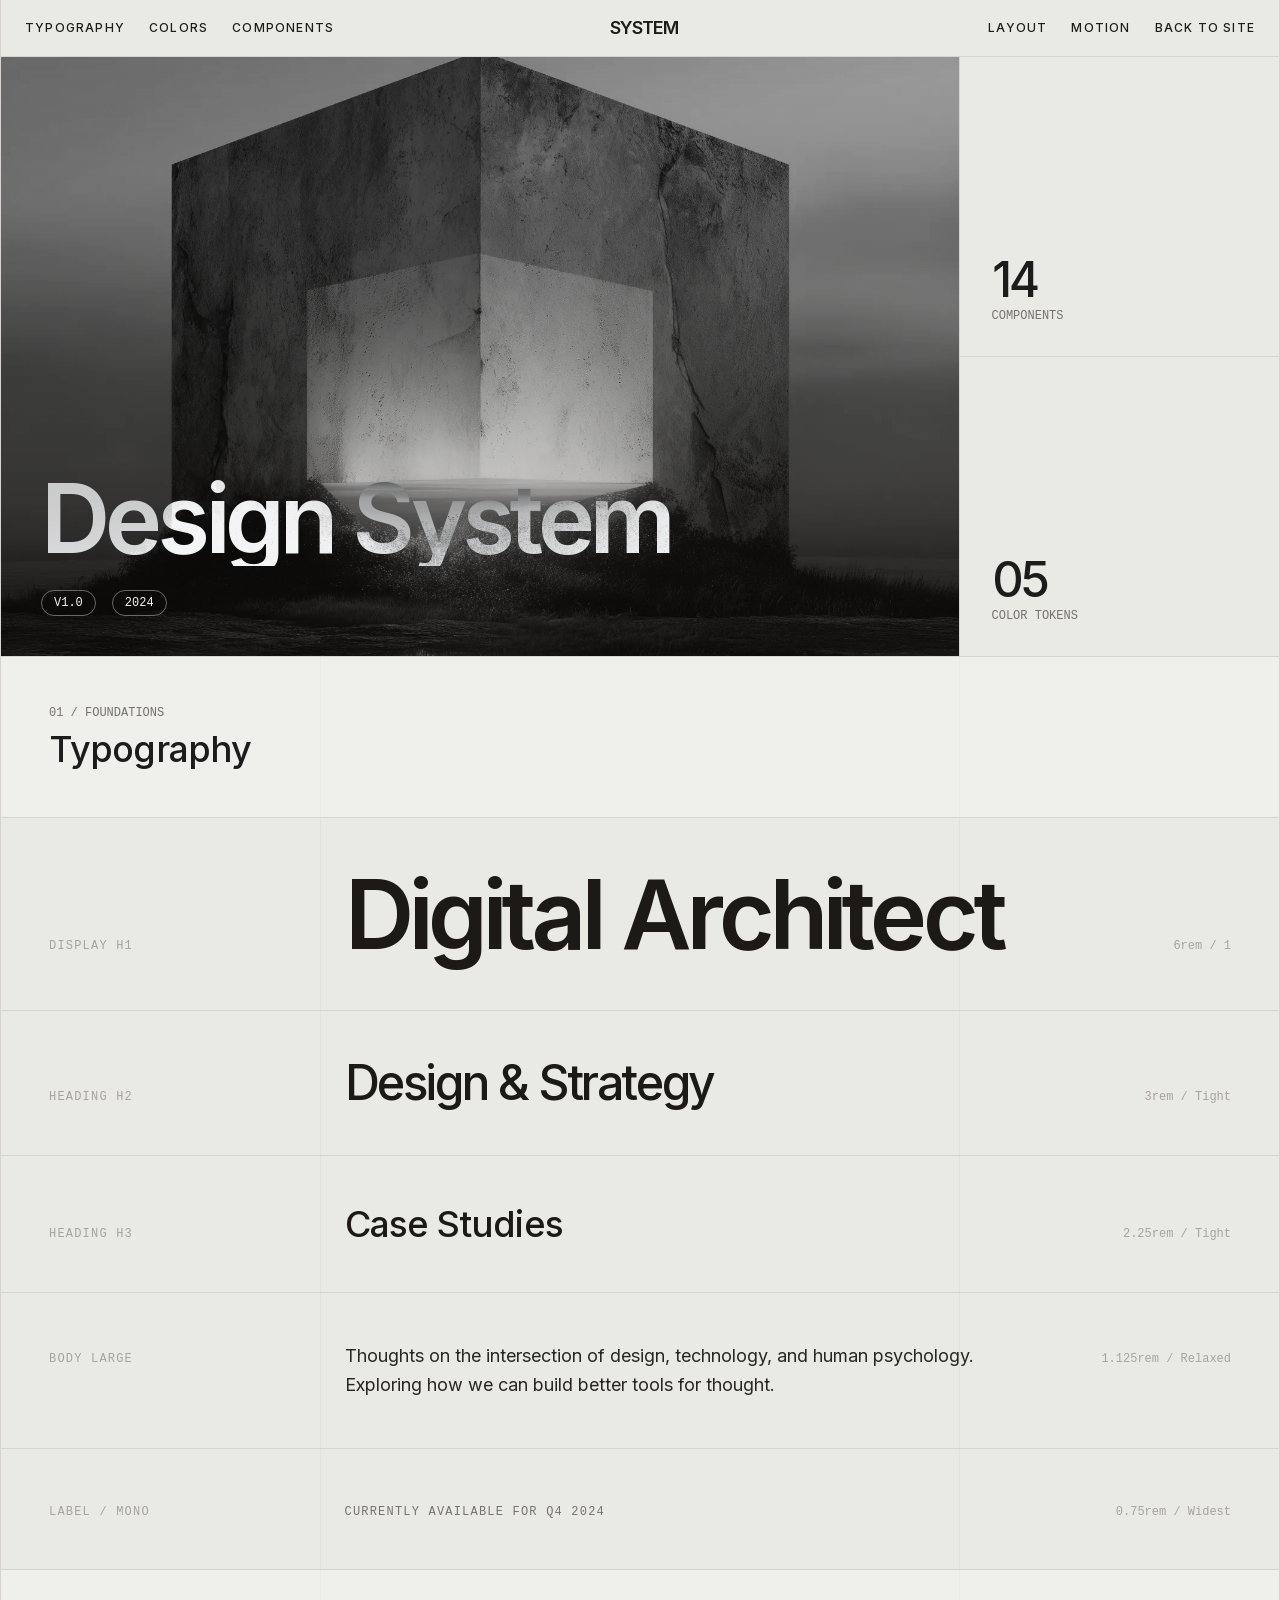
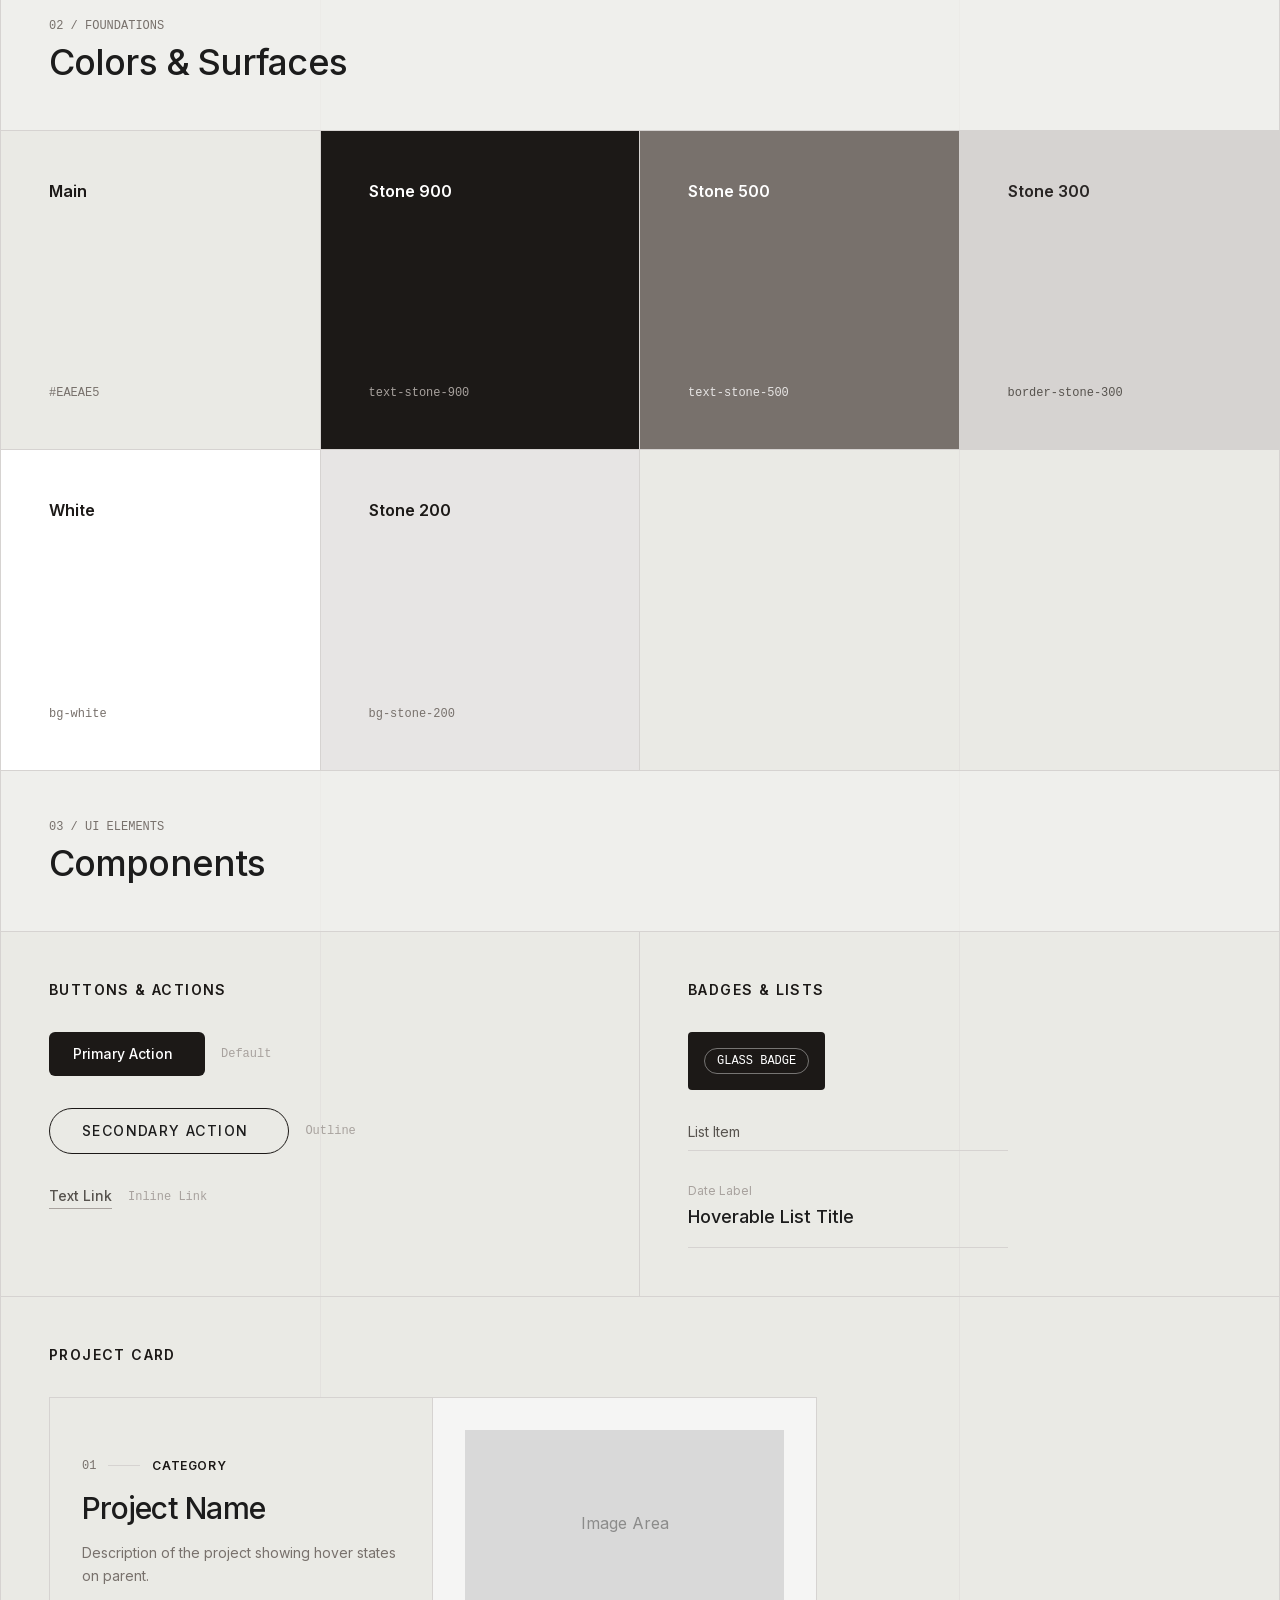
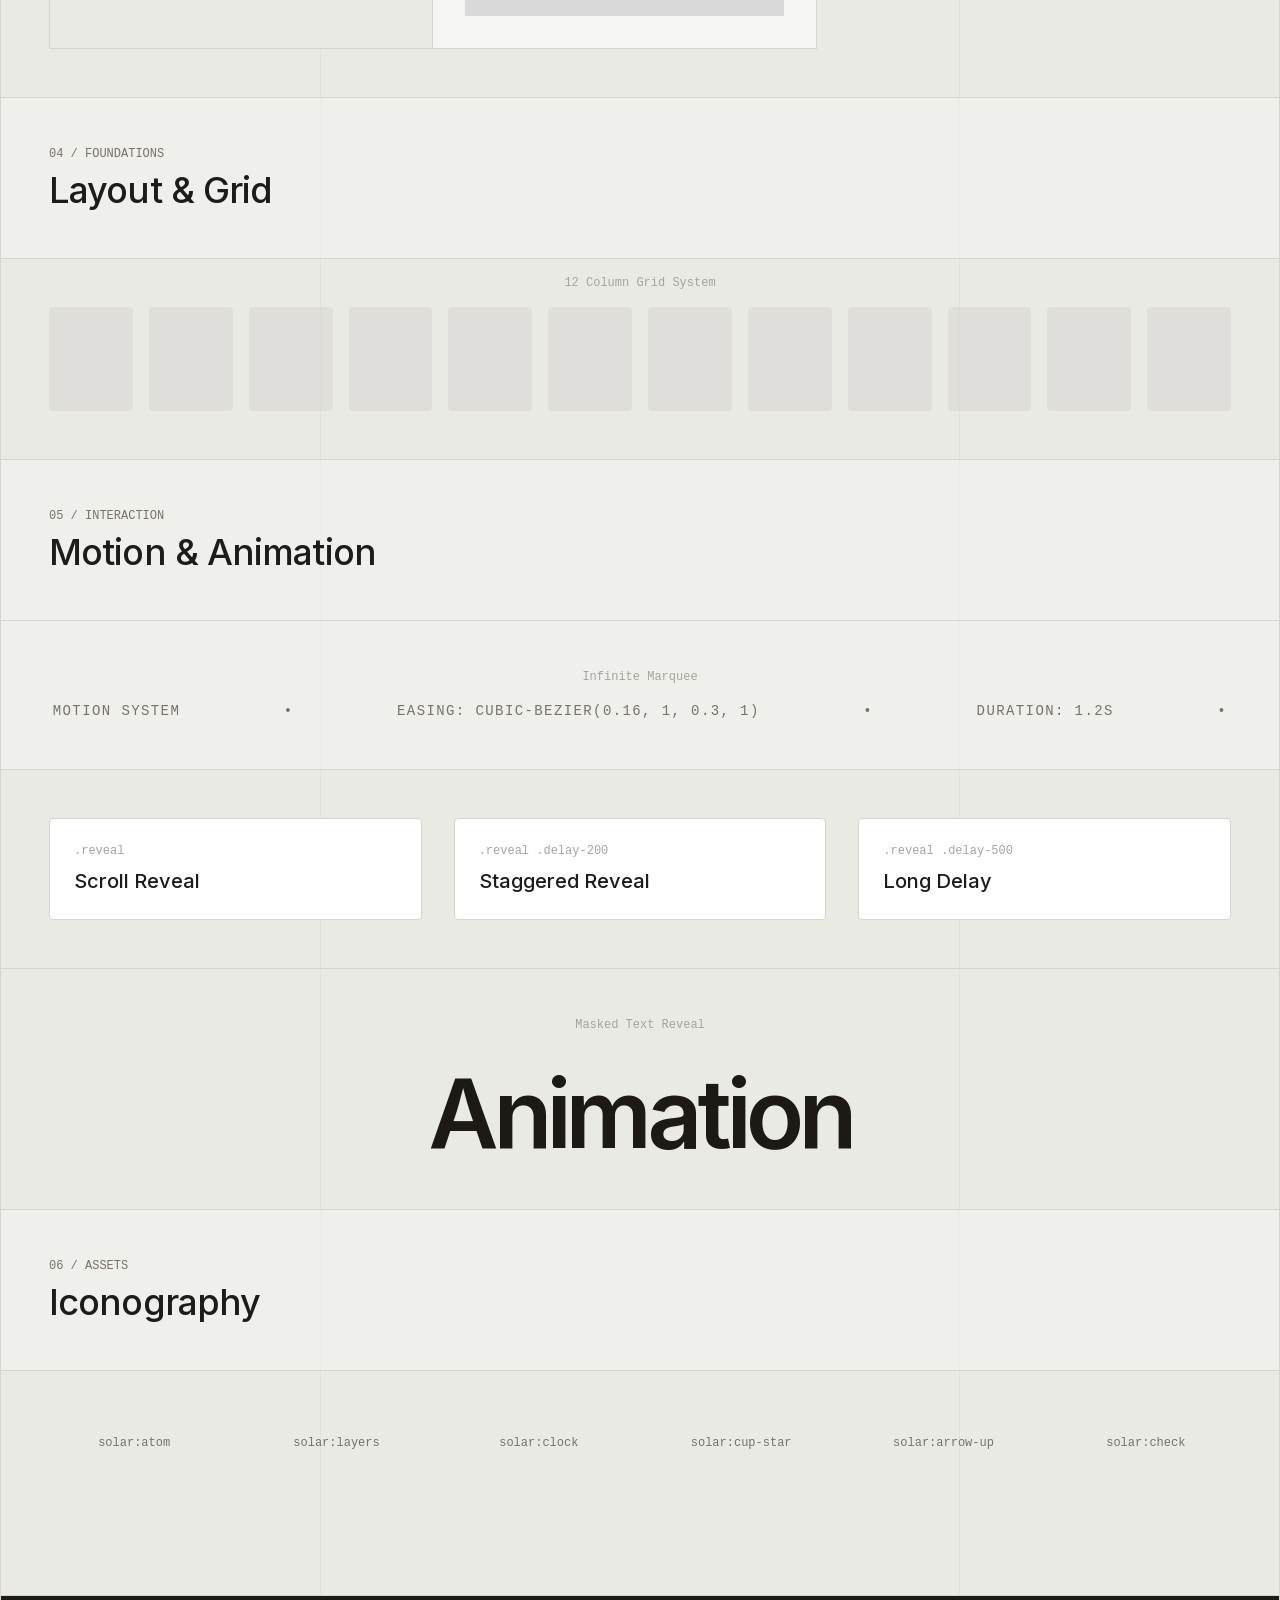
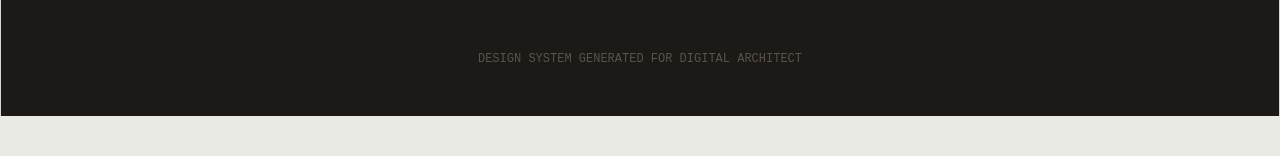
<file: artools_inicial/artools/assets/templates/digital-architect.aura.build/design-system.html>
<!DOCTYPE html>
<html class="scroll-smooth" lang="en">

<head>
    <meta charset="utf-8" />
    <meta content="width=device-width, initial-scale=1.0" name="viewport" />
    <title>Design System - Digital Architect</title>
    <script src="assets/resource_3fa48481346f.js"></script>
    <script src="assets/iconify-icon_d39ffc6e4c56.js"></script>
    <link href="assets/css2_19fd9cc6b396.css" rel="stylesheet" />
    <style>
        body {
            font-family: 'Inter', sans-serif;
            background-color: #EAEAE5;
            color: #1C1C1C;
            overflow-x: hidden;
        }

        /* Base Reveal Animation (Scroll triggered) */
        .reveal {
            opacity: 0;
            transform: translateY(2rem);
            transition: all 1s cubic-bezier(0.16, 1, 0.3, 1);
        }

        .reveal.active {
            opacity: 1;
            transform: translateY(0);
        }

        /* Masked Text Reveal (For Hero Title) */
        .text-reveal-wrapper {
            overflow: hidden;
            display: inline-block;
            vertical-align: bottom;
        }

        .text-reveal-content {
            transform: translateY(110%);
            opacity: 0;
            transition: transform 1.2s cubic-bezier(0.16, 1, 0.3, 1), opacity 1.2s ease;
            display: block;
        }

        .reveal-active .text-reveal-content {
            transform: translateY(0);
            opacity: 1;
        }

        /* Stagger Delays */
        .delay-100 {
            transition-delay: 0.1s;
        }

        .delay-200 {
            transition-delay: 0.2s;
        }

        .delay-300 {
            transition-delay: 0.3s;
        }

        .delay-500 {
            transition-delay: 0.5s;
        }

        .delay-700 {
            transition-delay: 0.7s;
        }

        /* Carousel Fade & Ken Burns */
        .carousel-slide {
            position: absolute;
            inset: 0;
            transition: opacity 1.5s ease-in-out;
            opacity: 0;
            overflow: hidden;
        }

        .carousel-slide.active {
            opacity: 1;
        }

        .carousel-slide img {
            transform: scale(1);
            transition: transform 10s ease-out;
        }

        .carousel-slide.active img {
            transform: scale(1.1);
        }

        /* Marquee Animation */
        @keyframes marquee {
            0% {
                transform: translateX(0);
            }

            100% {
                transform: translateX(-50%);
            }
        }

        .animate-marquee {
            display: inline-block;
            padding-left: 100%;
            animation: marquee 30s linear infinite;
        }

        /* Add a clone to the HTML for seamless loop or use padding method */
        .marquee-container {
            display: flex;
            overflow: hidden;
            user-select: none;
        }

        .marquee-content {
            flex-shrink: 0;
            display: flex;
            justify-content: space-around;
            min-width: 100%;
            animation: scroll 40s linear infinite;
        }

        @keyframes scroll {
            from {
                transform: translateX(0);
            }

            to {
                transform: translateX(-100%);
            }
        }

        /* Nav Load Animation */
        .nav-load {
            opacity: 0;
            transform: translateY(-10px);
            transition: all 0.8s ease-out;
        }

        .nav-load.loaded {
            opacity: 1;
            transform: translateY(0);
        }

        /* Icon Alignment Fix */
        iconify-icon {
            display: inline-flex;
            align-items: center;
            justify-content: center;
            vertical-align: middle;
        }

        /* Utilities */
        .no-scrollbar::-webkit-scrollbar {
            display: none;
        }

        .parallax-element {
            will-change: transform;
        }
    </style>
</head>

<body class="antialiased min-h-screen selection:bg-stone-800 selection:text-white pb-10">
    <!-- Main Container -->
    <div class="max-w-[1400px] mx-auto border-x border-stone-300 relative bg-[#EAEAE5]">

        <!-- Vertical Grid Guide Lines -->
        <div class="absolute inset-0 pointer-events-none grid grid-cols-1 md:grid-cols-12 gap-0 z-0 h-full w-full">
            <div class="hidden md:block md:col-span-3 border-r border-stone-300/40 h-full"></div>
            <div class="hidden md:block md:col-span-6 border-r border-stone-300/40 h-full"></div>
            <div class="hidden md:block md:col-span-3 h-full"></div>
        </div>

        <!-- Navigation (System Nav) -->
        <header class="relative z-50 border-b border-stone-300 sticky top-0 bg-[#EAEAE5] nav-load">
            <div class="flex justify-between items-center px-4 md:px-6 py-5">
                <div class="flex items-center gap-6">
                    <a class="text-xs font-medium tracking-widest uppercase hover:text-stone-500 transition-colors"
                        href="#typography">Typography</a>
                    <a class="text-xs font-medium tracking-widest uppercase hover:text-stone-500 transition-colors"
                        href="#colors">Colors</a>
                    <a class="text-xs font-medium tracking-widest uppercase hidden md:block hover:text-stone-500 transition-colors"
                        href="#components">Components</a>
                </div>
                <div class="absolute left-1/2 -translate-x-1/2 flex items-center gap-2 group cursor-pointer">
                    <iconify-icon class="text-xl group-hover:rotate-180 transition-transform duration-700"
                        icon="solar:atom-linear"></iconify-icon>
                    <span class="font-bold tracking-tighter text-lg">SYSTEM</span>
                </div>
                <div class="flex items-center gap-6">
                    <a class="text-xs font-medium tracking-widest uppercase hidden md:block hover:text-stone-500 transition-colors"
                        href="#layout">Layout</a>
                    <a class="text-xs font-medium tracking-widest uppercase hover:text-stone-500 transition-colors"
                        href="#motion">Motion</a>
                    <a class="text-xs font-medium tracking-widest uppercase hover:text-stone-500 transition-colors"
                        href="index.html">Back to Site</a>
                </div>
            </div>
        </header>

        <!-- 0) Hero (Clone) -->
        <section class="relative z-10 grid grid-cols-1 md:grid-cols-12 border-b border-stone-300 min-h-[600px]">
            <!-- Hero Carousel -->
            <div
                class="col-span-1 md:col-span-9 border-b md:border-b-0 md:border-r border-stone-300 relative group overflow-hidden bg-stone-200">
                <div class="w-full h-full relative" id="hero-carousel">
                    <!-- Slide 1 -->
                    <div class="carousel-slide active">
                        <img class="w-full h-full object-cover grayscale contrast-125 parallax-img" data-speed="0.05"
                            src="assets/c7fa69dd-d7fb-48f2-a866-ef3663_f6b789593f38.webp" />
                    </div>
                </div>
                <div
                    class="absolute top-0 left-0 w-full h-full bg-gradient-to-b from-transparent to-stone-900/40 pointer-events-none">
                </div>
                <!-- Hero Text -->
                <div class="absolute bottom-6 left-6 md:bottom-10 md:left-10 text-white mix-blend-difference z-20">
                    <h1 class="text-6xl md:text-8xl font-semibold tracking-tighter leading-none mb-2" id="hero-title">
                        <span class="text-reveal-wrapper"><span
                                class="text-reveal-content delay-200">Design</span></span>
                        <span class="text-reveal-wrapper"><span
                                class="text-reveal-content delay-300">System</span></span>
                    </h1>
                    <div class="mt-6 flex items-center gap-4 reveal delay-500 hero-badge">
                        <span
                            class="px-3 py-1 border border-white/40 rounded-full text-xs font-mono uppercase backdrop-blur-md">v1.0</span>
                        <span
                            class="px-3 py-1 border border-white/40 rounded-full text-xs font-mono uppercase backdrop-blur-md">2024</span>
                    </div>
                </div>
            </div>
            <!-- Stats Column -->
            <div class="col-span-1 md:col-span-3 grid grid-rows-2 h-full min-h-[400px]">
                <!-- Stat 1 -->
                <div
                    class="row-span-1 border-b border-stone-300 p-8 flex flex-col justify-between reveal delay-500 hero-stat group hover:bg-white transition-colors">
                    <iconify-icon class="text-3xl text-stone-400 group-hover:text-stone-800 transition-colors"
                        icon="solar:layers-minimalistic-linear"></iconify-icon>
                    <div>
                        <h2 class="text-5xl font-medium tracking-tighter">14</h2>
                        <span class="text-xs font-mono text-stone-500 mt-1 block">COMPONENTS</span>
                    </div>
                </div>
                <!-- Stat 2 -->
                <div
                    class="row-span-1 p-8 flex flex-col justify-between reveal delay-700 hero-stat group hover:bg-white transition-colors relative overflow-hidden">
                    <iconify-icon class="text-3xl text-stone-400 group-hover:text-stone-800 transition-colors"
                        icon="solar:palette-linear"></iconify-icon>
                    <div>
                        <h2 class="text-5xl font-medium tracking-tighter">05</h2>
                        <span class="text-xs font-mono text-stone-500 mt-1 block">COLOR TOKENS</span>
                    </div>
                    <div class="absolute top-4 right-4 animate-spin-slow">
                        <iconify-icon
                            class="text-stone-200 text-6xl opacity-0 group-hover:opacity-100 transition-opacity duration-700"
                            icon="solar:star-fall-linear"></iconify-icon>
                    </div>
                </div>
            </div>
        </section>

        <!-- 1) Typography -->
        <section id="typography" class="relative z-10 border-b border-stone-300">
            <div class="p-8 md:p-12 border-b border-stone-300 bg-stone-100/50">
                <span class="text-xs font-mono uppercase text-stone-500 block mb-2">01 / Foundations</span>
                <h2 class="text-4xl font-medium tracking-tight">Typography</h2>
            </div>

            <div class="grid grid-cols-1">
                <!-- Heading 1 -->
                <div class="grid grid-cols-1 md:grid-cols-12 border-b border-stone-300 p-8 md:p-12 items-baseline">
                    <div class="col-span-3 text-xs font-mono text-stone-400 uppercase tracking-widest mb-4 md:mb-0">
                        Display H1</div>
                    <div class="col-span-7">
                        <h1 class="text-6xl md:text-8xl font-semibold tracking-tighter leading-none text-stone-900">
                            Digital Architect
                        </h1>
                    </div>
                    <div class="col-span-2 text-right text-xs font-mono text-stone-400">
                        6rem / 1
                    </div>
                </div>

                <!-- Heading 2 -->
                <div class="grid grid-cols-1 md:grid-cols-12 border-b border-stone-300 p-8 md:p-12 items-baseline">
                    <div class="col-span-3 text-xs font-mono text-stone-400 uppercase tracking-widest mb-4 md:mb-0">
                        Heading H2</div>
                    <div class="col-span-7">
                        <h2 class="text-5xl font-medium tracking-tighter text-stone-900">
                            Design & Strategy
                        </h2>
                    </div>
                    <div class="col-span-2 text-right text-xs font-mono text-stone-400">
                        3rem / Tight
                    </div>
                </div>

                <!-- Heading 3 -->
                <div class="grid grid-cols-1 md:grid-cols-12 border-b border-stone-300 p-8 md:p-12 items-baseline">
                    <div class="col-span-3 text-xs font-mono text-stone-400 uppercase tracking-widest mb-4 md:mb-0">
                        Heading H3</div>
                    <div class="col-span-7">
                        <h3 class="text-4xl font-medium tracking-tight text-stone-900">
                            Case Studies
                        </h3>
                    </div>
                    <div class="col-span-2 text-right text-xs font-mono text-stone-400">
                        2.25rem / Tight
                    </div>
                </div>

                <!-- Body / Paragraph -->
                <div class="grid grid-cols-1 md:grid-cols-12 border-b border-stone-300 p-8 md:p-12 items-baseline">
                    <div class="col-span-3 text-xs font-mono text-stone-400 uppercase tracking-widest mb-4 md:mb-0">Body
                        Large</div>
                    <div class="col-span-7">
                        <p class="text-lg leading-relaxed text-stone-800">
                            Thoughts on the intersection of design, technology, and human psychology. Exploring how we
                            can build better tools for thought.
                        </p>
                    </div>
                    <div class="col-span-2 text-right text-xs font-mono text-stone-400">
                        1.125rem / Relaxed
                    </div>
                </div>

                <!-- Meta / Labels -->
                <div class="grid grid-cols-1 md:grid-cols-12 p-8 md:p-12 items-baseline">
                    <div class="col-span-3 text-xs font-mono text-stone-400 uppercase tracking-widest mb-4 md:mb-0">
                        Label / Mono</div>
                    <div class="col-span-7">
                        <span class="text-xs font-mono uppercase tracking-widest text-stone-500">
                            Currently available for Q4 2024
                        </span>
                    </div>
                    <div class="col-span-2 text-right text-xs font-mono text-stone-400">
                        0.75rem / Widest
                    </div>
                </div>
            </div>
        </section>

        <!-- 2) Colors & Surfaces -->
        <section id="colors" class="relative z-10 border-b border-stone-300">
            <div class="p-8 md:p-12 border-b border-stone-300 bg-stone-100/50">
                <span class="text-xs font-mono uppercase text-stone-500 block mb-2">02 / Foundations</span>
                <h2 class="text-4xl font-medium tracking-tight">Colors & Surfaces</h2>
            </div>

            <div class="grid grid-cols-2 md:grid-cols-4">
                <!-- Background Main -->
                <div
                    class="col-span-1 p-8 md:p-12 border-r border-b border-stone-300 bg-[#EAEAE5] flex flex-col justify-between aspect-square">
                    <div class="text-stone-900 font-bold">Main</div>
                    <div class="font-mono text-xs text-stone-500">#EAEAE5</div>
                </div>
                <!-- Stone 900 -->
                <div
                    class="col-span-1 p-8 md:p-12 border-r border-b border-stone-300 bg-stone-900 flex flex-col justify-between aspect-square">
                    <div class="text-white font-bold">Stone 900</div>
                    <div class="font-mono text-xs text-stone-400">text-stone-900</div>
                </div>
                <!-- Stone 500 -->
                <div
                    class="col-span-1 p-8 md:p-12 border-r border-b border-stone-300 bg-stone-500 flex flex-col justify-between aspect-square">
                    <div class="text-white font-bold">Stone 500</div>
                    <div class="font-mono text-xs text-stone-200">text-stone-500</div>
                </div>
                <!-- Stone 300 -->
                <div
                    class="col-span-1 p-8 md:p-12 border-b border-stone-300 bg-stone-300 flex flex-col justify-between aspect-square">
                    <div class="text-stone-800 font-bold">Stone 300</div>
                    <div class="font-mono text-xs text-stone-600">border-stone-300</div>
                </div>
                <!-- White -->
                <div
                    class="col-span-1 p-8 md:p-12 border-r border-stone-300 bg-white flex flex-col justify-between aspect-square">
                    <div class="text-stone-900 font-bold">White</div>
                    <div class="font-mono text-xs text-stone-500">bg-white</div>
                </div>
                <!-- Stone 200 -->
                <div
                    class="col-span-1 p-8 md:p-12 border-r border-stone-300 bg-stone-200 flex flex-col justify-between aspect-square">
                    <div class="text-stone-900 font-bold">Stone 200</div>
                    <div class="font-mono text-xs text-stone-500">bg-stone-200</div>
                </div>
            </div>
        </section>

        <!-- 3) UI Components -->
        <section id="components" class="relative z-10 border-b border-stone-300">
            <div class="p-8 md:p-12 border-b border-stone-300 bg-stone-100/50">
                <span class="text-xs font-mono uppercase text-stone-500 block mb-2">03 / UI Elements</span>
                <h2 class="text-4xl font-medium tracking-tight">Components</h2>
            </div>

            <div class="grid grid-cols-1 md:grid-cols-2">

                <!-- Buttons & Links -->
                <div class="p-8 md:p-12 border-b md:border-b-0 md:border-r border-stone-300">
                    <h3 class="text-sm font-bold uppercase tracking-widest text-stone-900 mb-8">Buttons & Actions</h3>
                    <div class="space-y-8">

                        <!-- Primary Button -->
                        <div class="flex items-center gap-4">
                            <button
                                class="px-6 py-3 bg-stone-900 text-white rounded-md text-sm font-medium hover:bg-stone-700 transition-all flex items-center gap-2 group">
                                Primary Action
                                <iconify-icon class="text-lg group-hover:translate-y-1 transition-transform"
                                    icon="solar:file-download-linear"></iconify-icon>
                            </button>
                            <span class="text-xs font-mono text-stone-400">Default</span>
                        </div>

                        <!-- Outline / Pill Button -->
                        <div class="flex items-center gap-4">
                            <a class="inline-flex items-center gap-2 text-sm font-medium uppercase tracking-widest border border-stone-900 rounded-full px-8 py-3 hover:bg-stone-900 hover:text-white transition-all"
                                href="#">
                                Secondary Action
                                <iconify-icon class="text-lg" icon="solar:arrow-right-linear"></iconify-icon>
                            </a>
                            <span class="text-xs font-mono text-stone-400">Outline</span>
                        </div>

                        <!-- Link -->
                        <div class="flex items-center gap-4">
                            <a class="text-sm font-medium text-stone-600 hover:text-stone-900 border-b border-stone-400 hover:border-stone-900 pb-0.5 transition-colors"
                                href="#">Text Link</a>
                            <span class="text-xs font-mono text-stone-400">Inline Link</span>
                        </div>
                    </div>
                </div>

                <!-- Badges & Lists -->
                <div class="p-8 md:p-12">
                    <h3 class="text-sm font-bold uppercase tracking-widest text-stone-900 mb-8">Badges & Lists</h3>

                    <div class="space-y-8">
                        <!-- Glass Badge -->
                        <div class="flex items-center gap-4 bg-stone-900 p-4 rounded max-w-max">
                            <span
                                class="px-3 py-1 border border-white/40 rounded-full text-xs font-mono uppercase backdrop-blur-md text-white">Glass
                                Badge</span>
                        </div>

                        <!-- Check List Item -->
                        <div class="max-w-xs">
                            <div class="flex items-center justify-between border-b border-stone-300 pb-2">
                                <span class="text-sm text-stone-600">List Item</span>
                                <iconify-icon class="text-stone-400 text-lg"
                                    icon="solar:check-circle-linear"></iconify-icon>
                            </div>
                        </div>

                        <!-- Journal Item -->
                        <div class="max-w-xs">
                            <a class="group flex items-start justify-between border-b border-stone-300 pb-4" href="#">
                                <div>
                                    <span class="text-xs text-stone-400 mb-1 block">Date Label</span>
                                    <h4 class="text-lg font-medium group-hover:text-stone-600 transition-colors">
                                        Hoverable List Title</h4>
                                </div>
                                <iconify-icon class="text-stone-300 text-xl group-hover:text-stone-900 transition-all"
                                    icon="solar:arrow-right-up-linear"></iconify-icon>
                            </a>
                        </div>
                    </div>
                </div>
            </div>

            <!-- Cards -->
            <div class="border-t border-stone-300">
                <div class="p-8 md:p-12">
                    <h3 class="text-sm font-bold uppercase tracking-widest text-stone-900 mb-8">Project Card</h3>

                    <!-- Card Instance -->
                    <div
                        class="group border border-stone-300 bg-[#EAEAE5] hover:bg-white transition-colors duration-500 cursor-pointer overflow-hidden max-w-3xl">
                        <div class="grid grid-cols-1 md:grid-cols-2 min-h-[250px]">
                            <div
                                class="col-span-1 p-8 flex flex-col justify-center border-r border-stone-300/0 md:border-stone-300">
                                <div class="flex items-center gap-3 mb-4">
                                    <span class="text-xs font-mono text-stone-500">01</span>
                                    <div class="h-px w-8 bg-stone-300"></div>
                                    <span
                                        class="text-xs font-bold uppercase tracking-wider text-stone-900">Category</span>
                                </div>
                                <h4
                                    class="text-3xl font-medium tracking-tight mb-4 group-hover:translate-x-2 transition-transform duration-500">
                                    Project Name</h4>
                                <p class="text-stone-500 text-sm leading-relaxed">Description of the project showing
                                    hover states on parent.</p>
                            </div>
                            <div class="col-span-1 relative overflow-hidden bg-stone-100">
                                <div class="absolute inset-0 flex items-center justify-center p-8">
                                    <div
                                        class="w-full h-full bg-stone-300 grayscale opacity-80 group-hover:scale-105 group-hover:grayscale-0 transition-all duration-700 flex items-center justify-center text-stone-500">
                                        Image Area
                                    </div>
                                </div>
                            </div>
                        </div>
                    </div>

                </div>
            </div>
        </section>

        <!-- 4) Layout & Spacing -->
        <section id="layout" class="relative z-10 border-b border-stone-300">
            <div class="p-8 md:p-12 border-b border-stone-300 bg-stone-100/50">
                <span class="text-xs font-mono uppercase text-stone-500 block mb-2">04 / Foundations</span>
                <h2 class="text-4xl font-medium tracking-tight">Layout & Grid</h2>
            </div>

            <div class="p-8 md:p-12 grid grid-cols-12 gap-4 h-[200px] relative">
                <div class="col-span-12 text-center text-xs font-mono text-stone-400 mb-4 absolute top-4 left-0 w-full">
                    12 Column Grid System</div>

                <div class="col-span-1 bg-stone-300/50 h-full rounded"></div>
                <div class="col-span-1 bg-stone-300/50 h-full rounded"></div>
                <div class="col-span-1 bg-stone-300/50 h-full rounded"></div>
                <div class="col-span-1 bg-stone-300/50 h-full rounded"></div>
                <div class="col-span-1 bg-stone-300/50 h-full rounded"></div>
                <div class="col-span-1 bg-stone-300/50 h-full rounded"></div>
                <div class="col-span-1 bg-stone-300/50 h-full rounded"></div>
                <div class="col-span-1 bg-stone-300/50 h-full rounded"></div>
                <div class="col-span-1 bg-stone-300/50 h-full rounded"></div>
                <div class="col-span-1 bg-stone-300/50 h-full rounded"></div>
                <div class="col-span-1 bg-stone-300/50 h-full rounded"></div>
                <div class="col-span-1 bg-stone-300/50 h-full rounded"></div>
            </div>
        </section>

        <!-- 5) Motion -->
        <section id="motion" class="relative z-10 border-b border-stone-300 overflow-hidden">
            <div class="p-8 md:p-12 border-b border-stone-300 bg-stone-100/50">
                <span class="text-xs font-mono uppercase text-stone-500 block mb-2">05 / Interaction</span>
                <h2 class="text-4xl font-medium tracking-tight">Motion & Animation</h2>
            </div>

            <!-- Marquee -->
            <div class="py-12 border-b border-stone-300 bg-stone-100/50">
                <div class="text-center text-xs font-mono text-stone-400 mb-4">Infinite Marquee</div>
                <div class="marquee-container">
                    <div class="marquee-content">
                        <span class="text-sm font-mono uppercase tracking-widest text-stone-500 mx-8">Motion
                            System</span>
                        <span class="text-sm font-mono uppercase tracking-widest text-stone-500 mx-8">•</span>
                        <span class="text-sm font-mono uppercase tracking-widest text-stone-500 mx-8">Easing:
                            cubic-bezier(0.16, 1, 0.3, 1)</span>
                        <span class="text-sm font-mono uppercase tracking-widest text-stone-500 mx-8">•</span>
                        <span class="text-sm font-mono uppercase tracking-widest text-stone-500 mx-8">Duration:
                            1.2s</span>
                        <span class="text-sm font-mono uppercase tracking-widest text-stone-500 mx-8">•</span>
                    </div>
                    <!-- Duplicate -->
                    <div class="marquee-content">
                        <span class="text-sm font-mono uppercase tracking-widest text-stone-500 mx-8">Motion
                            System</span>
                        <span class="text-sm font-mono uppercase tracking-widest text-stone-500 mx-8">•</span>
                        <span class="text-sm font-mono uppercase tracking-widest text-stone-500 mx-8">Easing:
                            cubic-bezier(0.16, 1, 0.3, 1)</span>
                        <span class="text-sm font-mono uppercase tracking-widest text-stone-500 mx-8">•</span>
                        <span class="text-sm font-mono uppercase tracking-widest text-stone-500 mx-8">Duration:
                            1.2s</span>
                        <span class="text-sm font-mono uppercase tracking-widest text-stone-500 mx-8">•</span>
                    </div>
                </div>
            </div>

            <!-- Reveal Examples -->
            <div class="p-8 md:p-12 grid grid-cols-1 md:grid-cols-3 gap-8">
                <div class="p-6 border border-stone-300 rounded bg-white reveal">
                    <span class="text-xs font-mono text-stone-400 block mb-2">.reveal</span>
                    <h4 class="text-xl font-medium">Scroll Reveal</h4>
                </div>
                <div class="p-6 border border-stone-300 rounded bg-white reveal delay-200">
                    <span class="text-xs font-mono text-stone-400 block mb-2">.reveal .delay-200</span>
                    <h4 class="text-xl font-medium">Staggered Reveal</h4>
                </div>
                <div class="p-6 border border-stone-300 rounded bg-white reveal delay-500">
                    <span class="text-xs font-mono text-stone-400 block mb-2">.reveal .delay-500</span>
                    <h4 class="text-xl font-medium">Long Delay</h4>
                </div>
            </div>

            <!-- Text Reveal -->
            <div class="p-8 md:p-12 border-t border-stone-300 text-center">
                <span class="text-xs font-mono text-stone-400 block mb-8">Masked Text Reveal</span>
                <h2 class="text-6xl md:text-8xl font-semibold tracking-tighter leading-none text-stone-900">
                    <span class="text-reveal-wrapper"><span class="text-reveal-content">Animation</span></span>
                </h2>
            </div>
        </section>

        <!-- 6) Icons -->
        <section class="relative z-10 border-b border-stone-300 pb-24">
            <div class="p-8 md:p-12 border-b border-stone-300 bg-stone-100/50">
                <span class="text-xs font-mono uppercase text-stone-500 block mb-2">06 / Assets</span>
                <h2 class="text-4xl font-medium tracking-tight">Iconography</h2>
            </div>

            <div class="p-8 md:p-12 grid grid-cols-2 md:grid-cols-6 gap-8 justify-items-center">
                <div class="flex flex-col items-center gap-4">
                    <iconify-icon class="text-3xl text-stone-800" icon="solar:atom-linear"></iconify-icon>
                    <span class="text-xs font-mono text-stone-500">solar:atom</span>
                </div>
                <div class="flex flex-col items-center gap-4">
                    <iconify-icon class="text-3xl text-stone-800"
                        icon="solar:layers-minimalistic-linear"></iconify-icon>
                    <span class="text-xs font-mono text-stone-500">solar:layers</span>
                </div>
                <div class="flex flex-col items-center gap-4">
                    <iconify-icon class="text-3xl text-stone-800" icon="solar:clock-circle-linear"></iconify-icon>
                    <span class="text-xs font-mono text-stone-500">solar:clock</span>
                </div>
                <div class="flex flex-col items-center gap-4">
                    <iconify-icon class="text-3xl text-stone-800" icon="solar:cup-star-linear"></iconify-icon>
                    <span class="text-xs font-mono text-stone-500">solar:cup-star</span>
                </div>
                <div class="flex flex-col items-center gap-4">
                    <iconify-icon class="text-3xl text-stone-800" icon="solar:arrow-right-up-linear"></iconify-icon>
                    <span class="text-xs font-mono text-stone-500">solar:arrow-up</span>
                </div>
                <div class="flex flex-col items-center gap-4">
                    <iconify-icon class="text-3xl text-stone-800" icon="solar:check-circle-linear"></iconify-icon>
                    <span class="text-xs font-mono text-stone-500">solar:check</span>
                </div>
            </div>
        </section>

        <!-- Footer -->
        <footer class="relative z-10 bg-stone-900 text-stone-200 py-12 text-center">
            <span class="text-xs font-mono uppercase text-stone-600">Design System Generated for Digital
                Architect</span>
        </footer>

    </div>

    <script>
        // Intersection Observer for Reveals (Re-used from original)
        document.addEventListener('DOMContentLoaded', () => {

            // 1. Initial Hero Animations
            setTimeout(() => {
                document.querySelector('header').classList.add('loaded');
            }, 100);

            setTimeout(() => {
                const heroTitle = document.getElementById('hero-title');
                if (heroTitle) heroTitle.classList.add('reveal-active');
            }, 500);

            setTimeout(() => {
                document.querySelectorAll('.hero-badge, .hero-stat').forEach(el => {
                    el.classList.add('active');
                });
            }, 500);

            // 2. Scroll Observer
            const observerOptions = {
                root: null,
                rootMargin: '0px',
                threshold: 0.15
            };

            const observer = new IntersectionObserver((entries) => {
                entries.forEach(entry => {
                    if (entry.isIntersecting) {
                        entry.target.classList.add('active');
                        // Add reveal-active to children if they exist (for text reveals)
                        const textWrappers = entry.target.querySelectorAll('.text-reveal-wrapper');
                        if (textWrappers.length > 0 || entry.target.classList.contains('text-reveal-wrapper')) {
                            entry.target.classList.add('reveal-active');
                        }
                        // Handle internal text reveal wrappers specifically (like the Motion section h2)
                        if (entry.target.tagName === 'H2' || entry.target.tagName === 'H1') {
                            entry.target.classList.add('reveal-active');
                        }
                    }
                });
            }, observerOptions);

            document.querySelectorAll('.reveal').forEach(el => observer.observe(el));

            // Observe custom text reveal sections if they are not inside a .reveal container
            document.querySelectorAll('h1, h2').forEach(el => {
                if (el.querySelector('.text-reveal-content')) observer.observe(el);
            });

            // 3. Carousel Logic
            const slides = document.querySelectorAll('.carousel-slide');
            let currentSlide = 0;
            if (slides.length > 0) {
                setInterval(() => {
                    slides[currentSlide].classList.remove('active');
                    currentSlide = (currentSlide + 1) % slides.length;
                    slides[currentSlide].classList.add('active');
                }, 5000);
            }


            // 4. Parallax Logic
            window.addEventListener('scroll', () => {
                const scrolled = window.scrollY;
                document.querySelectorAll('.parallax-img').forEach((el) => {
                    const speed = el.dataset.speed || 0.1;
                    el.style.transform = `translateY(${scrolled * speed}px)`;
                });
            });
        });
    </script>
</body>

</html>
</file>
<file: kavaandcocoffee.aura.build/assets/9920b926af7416d0_css2.css>
/* cyrillic-ext */
@font-face {
  font-family: 'Inter';
  font-style: normal;
  font-weight: 400;
  font-display: swap;
  src: url(https://fonts.gstatic.com/s/inter/v20/UcC73FwrK3iLTeHuS_nVMrMxCp50SjIa2JL7W0Q5n-wU.woff2) format('woff2');
  unicode-range: U+0460-052F, U+1C80-1C8A, U+20B4, U+2DE0-2DFF, U+A640-A69F, U+FE2E-FE2F;
}
/* cyrillic */
@font-face {
  font-family: 'Inter';
  font-style: normal;
  font-weight: 400;
  font-display: swap;
  src: url(https://fonts.gstatic.com/s/inter/v20/UcC73FwrK3iLTeHuS_nVMrMxCp50SjIa0ZL7W0Q5n-wU.woff2) format('woff2');
  unicode-range: U+0301, U+0400-045F, U+0490-0491, U+04B0-04B1, U+2116;
}
/* greek-ext */
@font-face {
  font-family: 'Inter';
  font-style: normal;
  font-weight: 400;
  font-display: swap;
  src: url(https://fonts.gstatic.com/s/inter/v20/UcC73FwrK3iLTeHuS_nVMrMxCp50SjIa2ZL7W0Q5n-wU.woff2) format('woff2');
  unicode-range: U+1F00-1FFF;
}
/* greek */
@font-face {
  font-family: 'Inter';
  font-style: normal;
  font-weight: 400;
  font-display: swap;
  src: url(https://fonts.gstatic.com/s/inter/v20/UcC73FwrK3iLTeHuS_nVMrMxCp50SjIa1pL7W0Q5n-wU.woff2) format('woff2');
  unicode-range: U+0370-0377, U+037A-037F, U+0384-038A, U+038C, U+038E-03A1, U+03A3-03FF;
}
/* vietnamese */
@font-face {
  font-family: 'Inter';
  font-style: normal;
  font-weight: 400;
  font-display: swap;
  src: url(https://fonts.gstatic.com/s/inter/v20/UcC73FwrK3iLTeHuS_nVMrMxCp50SjIa2pL7W0Q5n-wU.woff2) format('woff2');
  unicode-range: U+0102-0103, U+0110-0111, U+0128-0129, U+0168-0169, U+01A0-01A1, U+01AF-01B0, U+0300-0301, U+0303-0304, U+0308-0309, U+0323, U+0329, U+1EA0-1EF9, U+20AB;
}
/* latin-ext */
@font-face {
  font-family: 'Inter';
  font-style: normal;
  font-weight: 400;
  font-display: swap;
  src: url(https://fonts.gstatic.com/s/inter/v20/UcC73FwrK3iLTeHuS_nVMrMxCp50SjIa25L7W0Q5n-wU.woff2) format('woff2');
  unicode-range: U+0100-02BA, U+02BD-02C5, U+02C7-02CC, U+02CE-02D7, U+02DD-02FF, U+0304, U+0308, U+0329, U+1D00-1DBF, U+1E00-1E9F, U+1EF2-1EFF, U+2020, U+20A0-20AB, U+20AD-20C0, U+2113, U+2C60-2C7F, U+A720-A7FF;
}
/* latin */
@font-face {
  font-family: 'Inter';
  font-style: normal;
  font-weight: 400;
  font-display: swap;
  src: url("c940764593d0fe5d_UcC73FwrK3iLTeHuS_nVMrMxCp50Sj.woff2") format('woff2');
  unicode-range: U+0000-00FF, U+0131, U+0152-0153, U+02BB-02BC, U+02C6, U+02DA, U+02DC, U+0304, U+0308, U+0329, U+2000-206F, U+20AC, U+2122, U+2191, U+2193, U+2212, U+2215, U+FEFF, U+FFFD;
}
/* cyrillic-ext */
@font-face {
  font-family: 'Inter';
  font-style: normal;
  font-weight: 500;
  font-display: swap;
  src: url(https://fonts.gstatic.com/s/inter/v20/UcC73FwrK3iLTeHuS_nVMrMxCp50SjIa2JL7W0Q5n-wU.woff2) format('woff2');
  unicode-range: U+0460-052F, U+1C80-1C8A, U+20B4, U+2DE0-2DFF, U+A640-A69F, U+FE2E-FE2F;
}
/* cyrillic */
@font-face {
  font-family: 'Inter';
  font-style: normal;
  font-weight: 500;
  font-display: swap;
  src: url(https://fonts.gstatic.com/s/inter/v20/UcC73FwrK3iLTeHuS_nVMrMxCp50SjIa0ZL7W0Q5n-wU.woff2) format('woff2');
  unicode-range: U+0301, U+0400-045F, U+0490-0491, U+04B0-04B1, U+2116;
}
/* greek-ext */
@font-face {
  font-family: 'Inter';
  font-style: normal;
  font-weight: 500;
  font-display: swap;
  src: url(https://fonts.gstatic.com/s/inter/v20/UcC73FwrK3iLTeHuS_nVMrMxCp50SjIa2ZL7W0Q5n-wU.woff2) format('woff2');
  unicode-range: U+1F00-1FFF;
}
/* greek */
@font-face {
  font-family: 'Inter';
  font-style: normal;
  font-weight: 500;
  font-display: swap;
  src: url(https://fonts.gstatic.com/s/inter/v20/UcC73FwrK3iLTeHuS_nVMrMxCp50SjIa1pL7W0Q5n-wU.woff2) format('woff2');
  unicode-range: U+0370-0377, U+037A-037F, U+0384-038A, U+038C, U+038E-03A1, U+03A3-03FF;
}
/* vietnamese */
@font-face {
  font-family: 'Inter';
  font-style: normal;
  font-weight: 500;
  font-display: swap;
  src: url(https://fonts.gstatic.com/s/inter/v20/UcC73FwrK3iLTeHuS_nVMrMxCp50SjIa2pL7W0Q5n-wU.woff2) format('woff2');
  unicode-range: U+0102-0103, U+0110-0111, U+0128-0129, U+0168-0169, U+01A0-01A1, U+01AF-01B0, U+0300-0301, U+0303-0304, U+0308-0309, U+0323, U+0329, U+1EA0-1EF9, U+20AB;
}
/* latin-ext */
@font-face {
  font-family: 'Inter';
  font-style: normal;
  font-weight: 500;
  font-display: swap;
  src: url(https://fonts.gstatic.com/s/inter/v20/UcC73FwrK3iLTeHuS_nVMrMxCp50SjIa25L7W0Q5n-wU.woff2) format('woff2');
  unicode-range: U+0100-02BA, U+02BD-02C5, U+02C7-02CC, U+02CE-02D7, U+02DD-02FF, U+0304, U+0308, U+0329, U+1D00-1DBF, U+1E00-1E9F, U+1EF2-1EFF, U+2020, U+20A0-20AB, U+20AD-20C0, U+2113, U+2C60-2C7F, U+A720-A7FF;
}
/* latin */
@font-face {
  font-family: 'Inter';
  font-style: normal;
  font-weight: 500;
  font-display: swap;
  src: url("c940764593d0fe5d_UcC73FwrK3iLTeHuS_nVMrMxCp50Sj.woff2") format('woff2');
  unicode-range: U+0000-00FF, U+0131, U+0152-0153, U+02BB-02BC, U+02C6, U+02DA, U+02DC, U+0304, U+0308, U+0329, U+2000-206F, U+20AC, U+2122, U+2191, U+2193, U+2212, U+2215, U+FEFF, U+FFFD;
}
/* cyrillic-ext */
@font-face {
  font-family: 'Inter';
  font-style: normal;
  font-weight: 600;
  font-display: swap;
  src: url(https://fonts.gstatic.com/s/inter/v20/UcC73FwrK3iLTeHuS_nVMrMxCp50SjIa2JL7W0Q5n-wU.woff2) format('woff2');
  unicode-range: U+0460-052F, U+1C80-1C8A, U+20B4, U+2DE0-2DFF, U+A640-A69F, U+FE2E-FE2F;
}
/* cyrillic */
@font-face {
  font-family: 'Inter';
  font-style: normal;
  font-weight: 600;
  font-display: swap;
  src: url(https://fonts.gstatic.com/s/inter/v20/UcC73FwrK3iLTeHuS_nVMrMxCp50SjIa0ZL7W0Q5n-wU.woff2) format('woff2');
  unicode-range: U+0301, U+0400-045F, U+0490-0491, U+04B0-04B1, U+2116;
}
/* greek-ext */
@font-face {
  font-family: 'Inter';
  font-style: normal;
  font-weight: 600;
  font-display: swap;
  src: url(https://fonts.gstatic.com/s/inter/v20/UcC73FwrK3iLTeHuS_nVMrMxCp50SjIa2ZL7W0Q5n-wU.woff2) format('woff2');
  unicode-range: U+1F00-1FFF;
}
/* greek */
@font-face {
  font-family: 'Inter';
  font-style: normal;
  font-weight: 600;
  font-display: swap;
  src: url(https://fonts.gstatic.com/s/inter/v20/UcC73FwrK3iLTeHuS_nVMrMxCp50SjIa1pL7W0Q5n-wU.woff2) format('woff2');
  unicode-range: U+0370-0377, U+037A-037F, U+0384-038A, U+038C, U+038E-03A1, U+03A3-03FF;
}
/* vietnamese */
@font-face {
  font-family: 'Inter';
  font-style: normal;
  font-weight: 600;
  font-display: swap;
  src: url(https://fonts.gstatic.com/s/inter/v20/UcC73FwrK3iLTeHuS_nVMrMxCp50SjIa2pL7W0Q5n-wU.woff2) format('woff2');
  unicode-range: U+0102-0103, U+0110-0111, U+0128-0129, U+0168-0169, U+01A0-01A1, U+01AF-01B0, U+0300-0301, U+0303-0304, U+0308-0309, U+0323, U+0329, U+1EA0-1EF9, U+20AB;
}
/* latin-ext */
@font-face {
  font-family: 'Inter';
  font-style: normal;
  font-weight: 600;
  font-display: swap;
  src: url(https://fonts.gstatic.com/s/inter/v20/UcC73FwrK3iLTeHuS_nVMrMxCp50SjIa25L7W0Q5n-wU.woff2) format('woff2');
  unicode-range: U+0100-02BA, U+02BD-02C5, U+02C7-02CC, U+02CE-02D7, U+02DD-02FF, U+0304, U+0308, U+0329, U+1D00-1DBF, U+1E00-1E9F, U+1EF2-1EFF, U+2020, U+20A0-20AB, U+20AD-20C0, U+2113, U+2C60-2C7F, U+A720-A7FF;
}
/* latin */
@font-face {
  font-family: 'Inter';
  font-style: normal;
  font-weight: 600;
  font-display: swap;
  src: url("c940764593d0fe5d_UcC73FwrK3iLTeHuS_nVMrMxCp50Sj.woff2") format('woff2');
  unicode-range: U+0000-00FF, U+0131, U+0152-0153, U+02BB-02BC, U+02C6, U+02DA, U+02DC, U+0304, U+0308, U+0329, U+2000-206F, U+20AC, U+2122, U+2191, U+2193, U+2212, U+2215, U+FEFF, U+FFFD;
}
/* cyrillic-ext */
@font-face {
  font-family: 'Inter';
  font-style: normal;
  font-weight: 700;
  font-display: swap;
  src: url(https://fonts.gstatic.com/s/inter/v20/UcC73FwrK3iLTeHuS_nVMrMxCp50SjIa2JL7W0Q5n-wU.woff2) format('woff2');
  unicode-range: U+0460-052F, U+1C80-1C8A, U+20B4, U+2DE0-2DFF, U+A640-A69F, U+FE2E-FE2F;
}
/* cyrillic */
@font-face {
  font-family: 'Inter';
  font-style: normal;
  font-weight: 700;
  font-display: swap;
  src: url(https://fonts.gstatic.com/s/inter/v20/UcC73FwrK3iLTeHuS_nVMrMxCp50SjIa0ZL7W0Q5n-wU.woff2) format('woff2');
  unicode-range: U+0301, U+0400-045F, U+0490-0491, U+04B0-04B1, U+2116;
}
/* greek-ext */
@font-face {
  font-family: 'Inter';
  font-style: normal;
  font-weight: 700;
  font-display: swap;
  src: url(https://fonts.gstatic.com/s/inter/v20/UcC73FwrK3iLTeHuS_nVMrMxCp50SjIa2ZL7W0Q5n-wU.woff2) format('woff2');
  unicode-range: U+1F00-1FFF;
}
/* greek */
@font-face {
  font-family: 'Inter';
  font-style: normal;
  font-weight: 700;
  font-display: swap;
  src: url(https://fonts.gstatic.com/s/inter/v20/UcC73FwrK3iLTeHuS_nVMrMxCp50SjIa1pL7W0Q5n-wU.woff2) format('woff2');
  unicode-range: U+0370-0377, U+037A-037F, U+0384-038A, U+038C, U+038E-03A1, U+03A3-03FF;
}
/* vietnamese */
@font-face {
  font-family: 'Inter';
  font-style: normal;
  font-weight: 700;
  font-display: swap;
  src: url(https://fonts.gstatic.com/s/inter/v20/UcC73FwrK3iLTeHuS_nVMrMxCp50SjIa2pL7W0Q5n-wU.woff2) format('woff2');
  unicode-range: U+0102-0103, U+0110-0111, U+0128-0129, U+0168-0169, U+01A0-01A1, U+01AF-01B0, U+0300-0301, U+0303-0304, U+0308-0309, U+0323, U+0329, U+1EA0-1EF9, U+20AB;
}
/* latin-ext */
@font-face {
  font-family: 'Inter';
  font-style: normal;
  font-weight: 700;
  font-display: swap;
  src: url(https://fonts.gstatic.com/s/inter/v20/UcC73FwrK3iLTeHuS_nVMrMxCp50SjIa25L7W0Q5n-wU.woff2) format('woff2');
  unicode-range: U+0100-02BA, U+02BD-02C5, U+02C7-02CC, U+02CE-02D7, U+02DD-02FF, U+0304, U+0308, U+0329, U+1D00-1DBF, U+1E00-1E9F, U+1EF2-1EFF, U+2020, U+20A0-20AB, U+20AD-20C0, U+2113, U+2C60-2C7F, U+A720-A7FF;
}
/* latin */
@font-face {
  font-family: 'Inter';
  font-style: normal;
  font-weight: 700;
  font-display: swap;
  src: url("c940764593d0fe5d_UcC73FwrK3iLTeHuS_nVMrMxCp50Sj.woff2") format('woff2');
  unicode-range: U+0000-00FF, U+0131, U+0152-0153, U+02BB-02BC, U+02C6, U+02DA, U+02DC, U+0304, U+0308, U+0329, U+2000-206F, U+20AC, U+2122, U+2191, U+2193, U+2212, U+2215, U+FEFF, U+FFFD;
}
/* cyrillic-ext */
@font-face {
  font-family: 'Inter';
  font-style: normal;
  font-weight: 800;
  font-display: swap;
  src: url(https://fonts.gstatic.com/s/inter/v20/UcC73FwrK3iLTeHuS_nVMrMxCp50SjIa2JL7W0Q5n-wU.woff2) format('woff2');
  unicode-range: U+0460-052F, U+1C80-1C8A, U+20B4, U+2DE0-2DFF, U+A640-A69F, U+FE2E-FE2F;
}
/* cyrillic */
@font-face {
  font-family: 'Inter';
  font-style: normal;
  font-weight: 800;
  font-display: swap;
  src: url(https://fonts.gstatic.com/s/inter/v20/UcC73FwrK3iLTeHuS_nVMrMxCp50SjIa0ZL7W0Q5n-wU.woff2) format('woff2');
  unicode-range: U+0301, U+0400-045F, U+0490-0491, U+04B0-04B1, U+2116;
}
/* greek-ext */
@font-face {
  font-family: 'Inter';
  font-style: normal;
  font-weight: 800;
  font-display: swap;
  src: url(https://fonts.gstatic.com/s/inter/v20/UcC73FwrK3iLTeHuS_nVMrMxCp50SjIa2ZL7W0Q5n-wU.woff2) format('woff2');
  unicode-range: U+1F00-1FFF;
}
/* greek */
@font-face {
  font-family: 'Inter';
  font-style: normal;
  font-weight: 800;
  font-display: swap;
  src: url(https://fonts.gstatic.com/s/inter/v20/UcC73FwrK3iLTeHuS_nVMrMxCp50SjIa1pL7W0Q5n-wU.woff2) format('woff2');
  unicode-range: U+0370-0377, U+037A-037F, U+0384-038A, U+038C, U+038E-03A1, U+03A3-03FF;
}
/* vietnamese */
@font-face {
  font-family: 'Inter';
  font-style: normal;
  font-weight: 800;
  font-display: swap;
  src: url(https://fonts.gstatic.com/s/inter/v20/UcC73FwrK3iLTeHuS_nVMrMxCp50SjIa2pL7W0Q5n-wU.woff2) format('woff2');
  unicode-range: U+0102-0103, U+0110-0111, U+0128-0129, U+0168-0169, U+01A0-01A1, U+01AF-01B0, U+0300-0301, U+0303-0304, U+0308-0309, U+0323, U+0329, U+1EA0-1EF9, U+20AB;
}
/* latin-ext */
@font-face {
  font-family: 'Inter';
  font-style: normal;
  font-weight: 800;
  font-display: swap;
  src: url(https://fonts.gstatic.com/s/inter/v20/UcC73FwrK3iLTeHuS_nVMrMxCp50SjIa25L7W0Q5n-wU.woff2) format('woff2');
  unicode-range: U+0100-02BA, U+02BD-02C5, U+02C7-02CC, U+02CE-02D7, U+02DD-02FF, U+0304, U+0308, U+0329, U+1D00-1DBF, U+1E00-1E9F, U+1EF2-1EFF, U+2020, U+20A0-20AB, U+20AD-20C0, U+2113, U+2C60-2C7F, U+A720-A7FF;
}
/* latin */
@font-face {
  font-family: 'Inter';
  font-style: normal;
  font-weight: 800;
  font-display: swap;
  src: url("c940764593d0fe5d_UcC73FwrK3iLTeHuS_nVMrMxCp50Sj.woff2") format('woff2');
  unicode-range: U+0000-00FF, U+0131, U+0152-0153, U+02BB-02BC, U+02C6, U+02DA, U+02DC, U+0304, U+0308, U+0329, U+2000-206F, U+20AC, U+2122, U+2191, U+2193, U+2212, U+2215, U+FEFF, U+FFFD;
}
</file>
<file: kavaandcocoffee.aura.build/assets/4bcb63d746dc1754_css2.css>
/* cyrillic-ext */
@font-face {
  font-family: 'Geist';
  font-style: normal;
  font-weight: 300;
  font-display: swap;
  src: url(https://fonts.gstatic.com/s/geist/v5/gyByhwUxId8gMEwRGFWNOITddY4.woff2) format('woff2');
  unicode-range: U+0460-052F, U+1C80-1C8A, U+20B4, U+2DE0-2DFF, U+A640-A69F, U+FE2E-FE2F;
}
/* cyrillic */
@font-face {
  font-family: 'Geist';
  font-style: normal;
  font-weight: 300;
  font-display: swap;
  src: url(https://fonts.gstatic.com/s/geist/v5/gyByhwUxId8gMEwYGFWNOITddY4.woff2) format('woff2');
  unicode-range: U+0301, U+0400-045F, U+0490-0491, U+04B0-04B1, U+2116;
}
/* vietnamese */
@font-face {
  font-family: 'Geist';
  font-style: normal;
  font-weight: 300;
  font-display: swap;
  src: url(https://fonts.gstatic.com/s/geist/v5/gyByhwUxId8gMEwTGFWNOITddY4.woff2) format('woff2');
  unicode-range: U+0102-0103, U+0110-0111, U+0128-0129, U+0168-0169, U+01A0-01A1, U+01AF-01B0, U+0300-0301, U+0303-0304, U+0308-0309, U+0323, U+0329, U+1EA0-1EF9, U+20AB;
}
/* latin-ext */
@font-face {
  font-family: 'Geist';
  font-style: normal;
  font-weight: 300;
  font-display: swap;
  src: url(https://fonts.gstatic.com/s/geist/v5/gyByhwUxId8gMEwSGFWNOITddY4.woff2) format('woff2');
  unicode-range: U+0100-02BA, U+02BD-02C5, U+02C7-02CC, U+02CE-02D7, U+02DD-02FF, U+0304, U+0308, U+0329, U+1D00-1DBF, U+1E00-1E9F, U+1EF2-1EFF, U+2020, U+20A0-20AB, U+20AD-20C0, U+2113, U+2C60-2C7F, U+A720-A7FF;
}
/* latin */
@font-face {
  font-family: 'Geist';
  font-style: normal;
  font-weight: 300;
  font-display: swap;
  src: url("9b6f5ff45b278c74_gyByhwUxId8gMEwcGFWNOITd.woff2") format('woff2');
  unicode-range: U+0000-00FF, U+0131, U+0152-0153, U+02BB-02BC, U+02C6, U+02DA, U+02DC, U+0304, U+0308, U+0329, U+2000-206F, U+20AC, U+2122, U+2191, U+2193, U+2212, U+2215, U+FEFF, U+FFFD;
}
/* cyrillic-ext */
@font-face {
  font-family: 'Geist';
  font-style: normal;
  font-weight: 400;
  font-display: swap;
  src: url(https://fonts.gstatic.com/s/geist/v5/gyByhwUxId8gMEwRGFWNOITddY4.woff2) format('woff2');
  unicode-range: U+0460-052F, U+1C80-1C8A, U+20B4, U+2DE0-2DFF, U+A640-A69F, U+FE2E-FE2F;
}
/* cyrillic */
@font-face {
  font-family: 'Geist';
  font-style: normal;
  font-weight: 400;
  font-display: swap;
  src: url(https://fonts.gstatic.com/s/geist/v5/gyByhwUxId8gMEwYGFWNOITddY4.woff2) format('woff2');
  unicode-range: U+0301, U+0400-045F, U+0490-0491, U+04B0-04B1, U+2116;
}
/* vietnamese */
@font-face {
  font-family: 'Geist';
  font-style: normal;
  font-weight: 400;
  font-display: swap;
  src: url(https://fonts.gstatic.com/s/geist/v5/gyByhwUxId8gMEwTGFWNOITddY4.woff2) format('woff2');
  unicode-range: U+0102-0103, U+0110-0111, U+0128-0129, U+0168-0169, U+01A0-01A1, U+01AF-01B0, U+0300-0301, U+0303-0304, U+0308-0309, U+0323, U+0329, U+1EA0-1EF9, U+20AB;
}
/* latin-ext */
@font-face {
  font-family: 'Geist';
  font-style: normal;
  font-weight: 400;
  font-display: swap;
  src: url(https://fonts.gstatic.com/s/geist/v5/gyByhwUxId8gMEwSGFWNOITddY4.woff2) format('woff2');
  unicode-range: U+0100-02BA, U+02BD-02C5, U+02C7-02CC, U+02CE-02D7, U+02DD-02FF, U+0304, U+0308, U+0329, U+1D00-1DBF, U+1E00-1E9F, U+1EF2-1EFF, U+2020, U+20A0-20AB, U+20AD-20C0, U+2113, U+2C60-2C7F, U+A720-A7FF;
}
/* latin */
@font-face {
  font-family: 'Geist';
  font-style: normal;
  font-weight: 400;
  font-display: swap;
  src: url("9b6f5ff45b278c74_gyByhwUxId8gMEwcGFWNOITd.woff2") format('woff2');
  unicode-range: U+0000-00FF, U+0131, U+0152-0153, U+02BB-02BC, U+02C6, U+02DA, U+02DC, U+0304, U+0308, U+0329, U+2000-206F, U+20AC, U+2122, U+2191, U+2193, U+2212, U+2215, U+FEFF, U+FFFD;
}
/* cyrillic-ext */
@font-face {
  font-family: 'Geist';
  font-style: normal;
  font-weight: 500;
  font-display: swap;
  src: url(https://fonts.gstatic.com/s/geist/v5/gyByhwUxId8gMEwRGFWNOITddY4.woff2) format('woff2');
  unicode-range: U+0460-052F, U+1C80-1C8A, U+20B4, U+2DE0-2DFF, U+A640-A69F, U+FE2E-FE2F;
}
/* cyrillic */
@font-face {
  font-family: 'Geist';
  font-style: normal;
  font-weight: 500;
  font-display: swap;
  src: url(https://fonts.gstatic.com/s/geist/v5/gyByhwUxId8gMEwYGFWNOITddY4.woff2) format('woff2');
  unicode-range: U+0301, U+0400-045F, U+0490-0491, U+04B0-04B1, U+2116;
}
/* vietnamese */
@font-face {
  font-family: 'Geist';
  font-style: normal;
  font-weight: 500;
  font-display: swap;
  src: url(https://fonts.gstatic.com/s/geist/v5/gyByhwUxId8gMEwTGFWNOITddY4.woff2) format('woff2');
  unicode-range: U+0102-0103, U+0110-0111, U+0128-0129, U+0168-0169, U+01A0-01A1, U+01AF-01B0, U+0300-0301, U+0303-0304, U+0308-0309, U+0323, U+0329, U+1EA0-1EF9, U+20AB;
}
/* latin-ext */
@font-face {
  font-family: 'Geist';
  font-style: normal;
  font-weight: 500;
  font-display: swap;
  src: url(https://fonts.gstatic.com/s/geist/v5/gyByhwUxId8gMEwSGFWNOITddY4.woff2) format('woff2');
  unicode-range: U+0100-02BA, U+02BD-02C5, U+02C7-02CC, U+02CE-02D7, U+02DD-02FF, U+0304, U+0308, U+0329, U+1D00-1DBF, U+1E00-1E9F, U+1EF2-1EFF, U+2020, U+20A0-20AB, U+20AD-20C0, U+2113, U+2C60-2C7F, U+A720-A7FF;
}
/* latin */
@font-face {
  font-family: 'Geist';
  font-style: normal;
  font-weight: 500;
  font-display: swap;
  src: url("9b6f5ff45b278c74_gyByhwUxId8gMEwcGFWNOITd.woff2") format('woff2');
  unicode-range: U+0000-00FF, U+0131, U+0152-0153, U+02BB-02BC, U+02C6, U+02DA, U+02DC, U+0304, U+0308, U+0329, U+2000-206F, U+20AC, U+2122, U+2191, U+2193, U+2212, U+2215, U+FEFF, U+FFFD;
}
/* cyrillic-ext */
@font-face {
  font-family: 'Geist';
  font-style: normal;
  font-weight: 600;
  font-display: swap;
  src: url(https://fonts.gstatic.com/s/geist/v5/gyByhwUxId8gMEwRGFWNOITddY4.woff2) format('woff2');
  unicode-range: U+0460-052F, U+1C80-1C8A, U+20B4, U+2DE0-2DFF, U+A640-A69F, U+FE2E-FE2F;
}
/* cyrillic */
@font-face {
  font-family: 'Geist';
  font-style: normal;
  font-weight: 600;
  font-display: swap;
  src: url(https://fonts.gstatic.com/s/geist/v5/gyByhwUxId8gMEwYGFWNOITddY4.woff2) format('woff2');
  unicode-range: U+0301, U+0400-045F, U+0490-0491, U+04B0-04B1, U+2116;
}
/* vietnamese */
@font-face {
  font-family: 'Geist';
  font-style: normal;
  font-weight: 600;
  font-display: swap;
  src: url(https://fonts.gstatic.com/s/geist/v5/gyByhwUxId8gMEwTGFWNOITddY4.woff2) format('woff2');
  unicode-range: U+0102-0103, U+0110-0111, U+0128-0129, U+0168-0169, U+01A0-01A1, U+01AF-01B0, U+0300-0301, U+0303-0304, U+0308-0309, U+0323, U+0329, U+1EA0-1EF9, U+20AB;
}
/* latin-ext */
@font-face {
  font-family: 'Geist';
  font-style: normal;
  font-weight: 600;
  font-display: swap;
  src: url(https://fonts.gstatic.com/s/geist/v5/gyByhwUxId8gMEwSGFWNOITddY4.woff2) format('woff2');
  unicode-range: U+0100-02BA, U+02BD-02C5, U+02C7-02CC, U+02CE-02D7, U+02DD-02FF, U+0304, U+0308, U+0329, U+1D00-1DBF, U+1E00-1E9F, U+1EF2-1EFF, U+2020, U+20A0-20AB, U+20AD-20C0, U+2113, U+2C60-2C7F, U+A720-A7FF;
}
/* latin */
@font-face {
  font-family: 'Geist';
  font-style: normal;
  font-weight: 600;
  font-display: swap;
  src: url("9b6f5ff45b278c74_gyByhwUxId8gMEwcGFWNOITd.woff2") format('woff2');
  unicode-range: U+0000-00FF, U+0131, U+0152-0153, U+02BB-02BC, U+02C6, U+02DA, U+02DC, U+0304, U+0308, U+0329, U+2000-206F, U+20AC, U+2122, U+2191, U+2193, U+2212, U+2215, U+FEFF, U+FFFD;
}
/* cyrillic-ext */
@font-face {
  font-family: 'Geist';
  font-style: normal;
  font-weight: 700;
  font-display: swap;
  src: url(https://fonts.gstatic.com/s/geist/v5/gyByhwUxId8gMEwRGFWNOITddY4.woff2) format('woff2');
  unicode-range: U+0460-052F, U+1C80-1C8A, U+20B4, U+2DE0-2DFF, U+A640-A69F, U+FE2E-FE2F;
}
/* cyrillic */
@font-face {
  font-family: 'Geist';
  font-style: normal;
  font-weight: 700;
  font-display: swap;
  src: url(https://fonts.gstatic.com/s/geist/v5/gyByhwUxId8gMEwYGFWNOITddY4.woff2) format('woff2');
  unicode-range: U+0301, U+0400-045F, U+0490-0491, U+04B0-04B1, U+2116;
}
/* vietnamese */
@font-face {
  font-family: 'Geist';
  font-style: normal;
  font-weight: 700;
  font-display: swap;
  src: url(https://fonts.gstatic.com/s/geist/v5/gyByhwUxId8gMEwTGFWNOITddY4.woff2) format('woff2');
  unicode-range: U+0102-0103, U+0110-0111, U+0128-0129, U+0168-0169, U+01A0-01A1, U+01AF-01B0, U+0300-0301, U+0303-0304, U+0308-0309, U+0323, U+0329, U+1EA0-1EF9, U+20AB;
}
/* latin-ext */
@font-face {
  font-family: 'Geist';
  font-style: normal;
  font-weight: 700;
  font-display: swap;
  src: url(https://fonts.gstatic.com/s/geist/v5/gyByhwUxId8gMEwSGFWNOITddY4.woff2) format('woff2');
  unicode-range: U+0100-02BA, U+02BD-02C5, U+02C7-02CC, U+02CE-02D7, U+02DD-02FF, U+0304, U+0308, U+0329, U+1D00-1DBF, U+1E00-1E9F, U+1EF2-1EFF, U+2020, U+20A0-20AB, U+20AD-20C0, U+2113, U+2C60-2C7F, U+A720-A7FF;
}
/* latin */
@font-face {
  font-family: 'Geist';
  font-style: normal;
  font-weight: 700;
  font-display: swap;
  src: url("9b6f5ff45b278c74_gyByhwUxId8gMEwcGFWNOITd.woff2") format('woff2');
  unicode-range: U+0000-00FF, U+0131, U+0152-0153, U+02BB-02BC, U+02C6, U+02DA, U+02DC, U+0304, U+0308, U+0329, U+2000-206F, U+20AC, U+2122, U+2191, U+2193, U+2212, U+2215, U+FEFF, U+FFFD;
}
</file>
<file: kavaandcocoffee.aura.build/assets/d9e3d20895cca9bd_css2.css>
/* armenian */
@font-face {
  font-family: 'Google Sans';
  font-style: normal;
  font-weight: 400;
  font-display: swap;
  src: url(https://fonts.gstatic.com/s/googlesans/v69/4UasrENHsxJlGDuGo1OIlJfC6l_24rlCK1Yo_Iqcsih3SAyH6cAwhX9RPiIUvbQoi-Entw.woff2) format('woff2');
  unicode-range: U+0308, U+0530-058F, U+2010, U+2024, U+25CC, U+FB13-FB17;
}
/* bengali */
@font-face {
  font-family: 'Google Sans';
  font-style: normal;
  font-weight: 400;
  font-display: swap;
  src: url(https://fonts.gstatic.com/s/googlesans/v69/4UasrENHsxJlGDuGo1OIlJfC6l_24rlCK1Yo_Iqcsih3SAyH6cAwhX9RPiAUvbQoi-Entw.woff2) format('woff2');
  unicode-range: U+0951-0952, U+0964-0965, U+0980-09FE, U+1CD0, U+1CD2, U+1CD5-1CD6, U+1CD8, U+1CE1, U+1CEA, U+1CED, U+1CF2, U+1CF5-1CF7, U+200C-200D, U+20B9, U+25CC, U+A8F1;
}
/* canadian-aboriginal */
@font-face {
  font-family: 'Google Sans';
  font-style: normal;
  font-weight: 400;
  font-display: swap;
  src: url(https://fonts.gstatic.com/s/googlesans/v69/4UasrENHsxJlGDuGo1OIlJfC6l_24rlCK1Yo_Iqcsih3SAyH6cAwhX9RPh0UvbQoi-Entw.woff2) format('woff2');
  unicode-range: U+02C7, U+02D8-02D9, U+02DB, U+0307, U+1400-167F, U+18B0-18F5, U+25CC, U+11AB0-11ABF;
}
/* cyrillic-ext */
@font-face {
  font-family: 'Google Sans';
  font-style: normal;
  font-weight: 400;
  font-display: swap;
  src: url(https://fonts.gstatic.com/s/googlesans/v69/4UasrENHsxJlGDuGo1OIlJfC6l_24rlCK1Yo_Iqcsih3SAyH6cAwhX9RPj8UvbQoi-Entw.woff2) format('woff2');
  unicode-range: U+0460-052F, U+1C80-1C8A, U+20B4, U+2DE0-2DFF, U+A640-A69F, U+FE2E-FE2F;
}
/* cyrillic */
@font-face {
  font-family: 'Google Sans';
  font-style: normal;
  font-weight: 400;
  font-display: swap;
  src: url(https://fonts.gstatic.com/s/googlesans/v69/4UasrENHsxJlGDuGo1OIlJfC6l_24rlCK1Yo_Iqcsih3SAyH6cAwhX9RPjYUvbQoi-Entw.woff2) format('woff2');
  unicode-range: U+0301, U+0400-045F, U+0490-0491, U+04B0-04B1, U+2116;
}
/* devanagari */
@font-face {
  font-family: 'Google Sans';
  font-style: normal;
  font-weight: 400;
  font-display: swap;
  src: url(https://fonts.gstatic.com/s/googlesans/v69/4UasrENHsxJlGDuGo1OIlJfC6l_24rlCK1Yo_Iqcsih3SAyH6cAwhX9RPjMUvbQoi-Entw.woff2) format('woff2');
  unicode-range: U+0900-097F, U+1CD0-1CF9, U+200C-200D, U+20A8, U+20B9, U+20F0, U+25CC, U+A830-A839, U+A8E0-A8FF, U+11B00-11B09;
}
/* ethiopic */
@font-face {
  font-family: 'Google Sans';
  font-style: normal;
  font-weight: 400;
  font-display: swap;
  src: url(https://fonts.gstatic.com/s/googlesans/v69/4UasrENHsxJlGDuGo1OIlJfC6l_24rlCK1Yo_Iqcsih3SAyH6cAwhX9RPiMUvbQoi-Entw.woff2) format('woff2');
  unicode-range: U+030E, U+1200-1399, U+2D80-2DDE, U+AB01-AB2E, U+1E7E0-1E7E6, U+1E7E8-1E7EB, U+1E7ED-1E7EE, U+1E7F0-1E7FE;
}
/* georgian */
@font-face {
  font-family: 'Google Sans';
  font-style: normal;
  font-weight: 400;
  font-display: swap;
  src: url(https://fonts.gstatic.com/s/googlesans/v69/4UasrENHsxJlGDuGo1OIlJfC6l_24rlCK1Yo_Iqcsih3SAyH6cAwhX9RPi0UvbQoi-Entw.woff2) format('woff2');
  unicode-range: U+0589, U+10A0-10FF, U+1C90-1CBA, U+1CBD-1CBF, U+205A, U+2D00-2D2F, U+2E31;
}
/* greek-ext */
@font-face {
  font-family: 'Google Sans';
  font-style: normal;
  font-weight: 400;
  font-display: swap;
  src: url(https://fonts.gstatic.com/s/googlesans/v69/4UasrENHsxJlGDuGo1OIlJfC6l_24rlCK1Yo_Iqcsih3SAyH6cAwhX9RPj4UvbQoi-Entw.woff2) format('woff2');
  unicode-range: U+1F00-1FFF;
}
/* greek */
@font-face {
  font-family: 'Google Sans';
  font-style: normal;
  font-weight: 400;
  font-display: swap;
  src: url(https://fonts.gstatic.com/s/googlesans/v69/4UasrENHsxJlGDuGo1OIlJfC6l_24rlCK1Yo_Iqcsih3SAyH6cAwhX9RPjEUvbQoi-Entw.woff2) format('woff2');
  unicode-range: U+0370-0377, U+037A-037F, U+0384-038A, U+038C, U+038E-03A1, U+03A3-03FF;
}
/* gujarati */
@font-face {
  font-family: 'Google Sans';
  font-style: normal;
  font-weight: 400;
  font-display: swap;
  src: url(https://fonts.gstatic.com/s/googlesans/v69/4UasrENHsxJlGDuGo1OIlJfC6l_24rlCK1Yo_Iqcsih3SAyH6cAwhX9RPikUvbQoi-Entw.woff2) format('woff2');
  unicode-range: U+0951-0952, U+0964-0965, U+0A80-0AFF, U+200C-200D, U+20B9, U+25CC, U+A830-A839;
}
/* gurmukhi */
@font-face {
  font-family: 'Google Sans';
  font-style: normal;
  font-weight: 400;
  font-display: swap;
  src: url(https://fonts.gstatic.com/s/googlesans/v69/4UasrENHsxJlGDuGo1OIlJfC6l_24rlCK1Yo_Iqcsih3SAyH6cAwhX9RPhEUvbQoi-Entw.woff2) format('woff2');
  unicode-range: U+0951-0952, U+0964-0965, U+0A01-0A76, U+200C-200D, U+20B9, U+25CC, U+262C, U+A830-A839;
}
/* hebrew */
@font-face {
  font-family: 'Google Sans';
  font-style: normal;
  font-weight: 400;
  font-display: swap;
  src: url(https://fonts.gstatic.com/s/googlesans/v69/4UasrENHsxJlGDuGo1OIlJfC6l_24rlCK1Yo_Iqcsih3SAyH6cAwhX9RPjAUvbQoi-Entw.woff2) format('woff2');
  unicode-range: U+0307-0308, U+0590-05FF, U+200C-2010, U+20AA, U+25CC, U+FB1D-FB4F;
}
/* khmer */
@font-face {
  font-family: 'Google Sans';
  font-style: normal;
  font-weight: 400;
  font-display: swap;
  src: url(https://fonts.gstatic.com/s/googlesans/v69/4UasrENHsxJlGDuGo1OIlJfC6l_24rlCK1Yo_Iqcsih3SAyH6cAwhX9RPjkUvbQoi-Entw.woff2) format('woff2');
  unicode-range: U+1780-17FF, U+19E0-19FF, U+200C-200D, U+25CC;
}
/* lao */
@font-face {
  font-family: 'Google Sans';
  font-style: normal;
  font-weight: 400;
  font-display: swap;
  src: url(https://fonts.gstatic.com/s/googlesans/v69/4UasrENHsxJlGDuGo1OIlJfC6l_24rlCK1Yo_Iqcsih3SAyH6cAwhX9RPjsUvbQoi-Entw.woff2) format('woff2');
  unicode-range: U+0E81-0EDF, U+200C-200D, U+25CC;
}
/* malayalam */
@font-face {
  font-family: 'Google Sans';
  font-style: normal;
  font-weight: 400;
  font-display: swap;
  src: url(https://fonts.gstatic.com/s/googlesans/v69/4UasrENHsxJlGDuGo1OIlJfC6l_24rlCK1Yo_Iqcsih3SAyH6cAwhX9RPioUvbQoi-Entw.woff2) format('woff2');
  unicode-range: U+0307, U+0323, U+0951-0952, U+0964-0965, U+0D00-0D7F, U+1CDA, U+1CF2, U+200C-200D, U+20B9, U+25CC, U+A830-A832;
}
/* oriya */
@font-face {
  font-family: 'Google Sans';
  font-style: normal;
  font-weight: 400;
  font-display: swap;
  src: url(https://fonts.gstatic.com/s/googlesans/v69/4UasrENHsxJlGDuGo1OIlJfC6l_24rlCK1Yo_Iqcsih3SAyH6cAwhX9RPisUvbQoi-Entw.woff2) format('woff2');
  unicode-range: U+0951-0952, U+0964-0965, U+0B01-0B77, U+1CDA, U+1CF2, U+200C-200D, U+20B9, U+25CC;
}
/* sinhala */
@font-face {
  font-family: 'Google Sans';
  font-style: normal;
  font-weight: 400;
  font-display: swap;
  src: url(https://fonts.gstatic.com/s/googlesans/v69/4UasrENHsxJlGDuGo1OIlJfC6l_24rlCK1Yo_Iqcsih3SAyH6cAwhX9RPi8UvbQoi-Entw.woff2) format('woff2');
  unicode-range: U+0964-0965, U+0D81-0DF4, U+1CF2, U+200C-200D, U+25CC, U+111E1-111F4;
}
/* symbols */
@font-face {
  font-family: 'Google Sans';
  font-style: normal;
  font-weight: 400;
  font-display: swap;
  src: url(https://fonts.gstatic.com/s/googlesans/v69/4UasrENHsxJlGDuGo1OIlJfC6l_24rlCK1Yo_Iqcsih3SAyH6cAwhX9RPlwUvbQoi-Entw.woff2) format('woff2');
  unicode-range: U+0001-000C, U+000E-001F, U+007F-009F, U+20DD-20E0, U+20E2-20E4, U+2150-218F, U+2190, U+2192, U+2194-2199, U+21AF, U+21E6-21F0, U+21F3, U+2218-2219, U+2299, U+22C4-22C6, U+2300-243F, U+2440-244A, U+2460-24FF, U+25A0-27BF, U+2800-28FF, U+2921-2922, U+2981, U+29BF, U+29EB, U+2B00-2BFF, U+4DC0-4DFF, U+FFF9-FFFB, U+10140-1018E, U+10190-1019C, U+101A0, U+101D0-101FD, U+102E0-102FB, U+10E60-10E7E, U+1D2C0-1D2D3, U+1D2E0-1D37F, U+1F000-1F0FF, U+1F100-1F1AD, U+1F1E6-1F1FF, U+1F30D-1F30F, U+1F315, U+1F31C, U+1F31E, U+1F320-1F32C, U+1F336, U+1F378, U+1F37D, U+1F382, U+1F393-1F39F, U+1F3A7-1F3A8, U+1F3AC-1F3AF, U+1F3C2, U+1F3C4-1F3C6, U+1F3CA-1F3CE, U+1F3D4-1F3E0, U+1F3ED, U+1F3F1-1F3F3, U+1F3F5-1F3F7, U+1F408, U+1F415, U+1F41F, U+1F426, U+1F43F, U+1F441-1F442, U+1F444, U+1F446-1F449, U+1F44C-1F44E, U+1F453, U+1F46A, U+1F47D, U+1F4A3, U+1F4B0, U+1F4B3, U+1F4B9, U+1F4BB, U+1F4BF, U+1F4C8-1F4CB, U+1F4D6, U+1F4DA, U+1F4DF, U+1F4E3-1F4E6, U+1F4EA-1F4ED, U+1F4F7, U+1F4F9-1F4FB, U+1F4FD-1F4FE, U+1F503, U+1F507-1F50B, U+1F50D, U+1F512-1F513, U+1F53E-1F54A, U+1F54F-1F5FA, U+1F610, U+1F650-1F67F, U+1F687, U+1F68D, U+1F691, U+1F694, U+1F698, U+1F6AD, U+1F6B2, U+1F6B9-1F6BA, U+1F6BC, U+1F6C6-1F6CF, U+1F6D3-1F6D7, U+1F6E0-1F6EA, U+1F6F0-1F6F3, U+1F6F7-1F6FC, U+1F700-1F7FF, U+1F800-1F80B, U+1F810-1F847, U+1F850-1F859, U+1F860-1F887, U+1F890-1F8AD, U+1F8B0-1F8BB, U+1F8C0-1F8C1, U+1F900-1F90B, U+1F93B, U+1F946, U+1F984, U+1F996, U+1F9E9, U+1FA00-1FA6F, U+1FA70-1FA7C, U+1FA80-1FA89, U+1FA8F-1FAC6, U+1FACE-1FADC, U+1FADF-1FAE9, U+1FAF0-1FAF8, U+1FB00-1FBFF;
}
/* tamil */
@font-face {
  font-family: 'Google Sans';
  font-style: normal;
  font-weight: 400;
  font-display: swap;
  src: url(https://fonts.gstatic.com/s/googlesans/v69/4UasrENHsxJlGDuGo1OIlJfC6l_24rlCK1Yo_Iqcsih3SAyH6cAwhX9RPiQUvbQoi-Entw.woff2) format('woff2');
  unicode-range: U+0964-0965, U+0B82-0BFA, U+200C-200D, U+20B9, U+25CC;
}
/* telugu */
@font-face {
  font-family: 'Google Sans';
  font-style: normal;
  font-weight: 400;
  font-display: swap;
  src: url(https://fonts.gstatic.com/s/googlesans/v69/4UasrENHsxJlGDuGo1OIlJfC6l_24rlCK1Yo_Iqcsih3SAyH6cAwhX9RPi4UvbQoi-Entw.woff2) format('woff2');
  unicode-range: U+0951-0952, U+0964-0965, U+0C00-0C7F, U+1CDA, U+1CF2, U+200C-200D, U+25CC;
}
/* thai */
@font-face {
  font-family: 'Google Sans';
  font-style: normal;
  font-weight: 400;
  font-display: swap;
  src: url(https://fonts.gstatic.com/s/googlesans/v69/4UasrENHsxJlGDuGo1OIlJfC6l_24rlCK1Yo_Iqcsih3SAyH6cAwhX9RPiYUvbQoi-Entw.woff2) format('woff2');
  unicode-range: U+02D7, U+0303, U+0331, U+0E01-0E5B, U+200C-200D, U+25CC;
}
/* vietnamese */
@font-face {
  font-family: 'Google Sans';
  font-style: normal;
  font-weight: 400;
  font-display: swap;
  src: url(https://fonts.gstatic.com/s/googlesans/v69/4UasrENHsxJlGDuGo1OIlJfC6l_24rlCK1Yo_Iqcsih3SAyH6cAwhX9RPj0UvbQoi-Entw.woff2) format('woff2');
  unicode-range: U+0102-0103, U+0110-0111, U+0128-0129, U+0168-0169, U+01A0-01A1, U+01AF-01B0, U+0300-0301, U+0303-0304, U+0308-0309, U+0323, U+0329, U+1EA0-1EF9, U+20AB;
}
/* latin-ext */
@font-face {
  font-family: 'Google Sans';
  font-style: normal;
  font-weight: 400;
  font-display: swap;
  src: url(https://fonts.gstatic.com/s/googlesans/v69/4UasrENHsxJlGDuGo1OIlJfC6l_24rlCK1Yo_Iqcsih3SAyH6cAwhX9RPjwUvbQoi-Entw.woff2) format('woff2');
  unicode-range: U+0100-02BA, U+02BD-02C5, U+02C7-02CC, U+02CE-02D7, U+02DD-02FF, U+0304, U+0308, U+0329, U+1D00-1DBF, U+1E00-1E9F, U+1EF2-1EFF, U+2020, U+20A0-20AB, U+20AD-20C0, U+2113, U+2C60-2C7F, U+A720-A7FF;
}
/* latin */
@font-face {
  font-family: 'Google Sans';
  font-style: normal;
  font-weight: 400;
  font-display: swap;
  src: url(https://fonts.gstatic.com/s/googlesans/v69/4UasrENHsxJlGDuGo1OIlJfC6l_24rlCK1Yo_Iqcsih3SAyH6cAwhX9RPjIUvbQoi-E.woff2) format('woff2');
  unicode-range: U+0000-00FF, U+0131, U+0152-0153, U+02BB-02BC, U+02C6, U+02DA, U+02DC, U+0304, U+0308, U+0329, U+2000-206F, U+20AC, U+2122, U+2191, U+2193, U+2212, U+2215, U+FEFF, U+FFFD;
}
/* armenian */
@font-face {
  font-family: 'Google Sans';
  font-style: normal;
  font-weight: 500;
  font-display: swap;
  src: url(https://fonts.gstatic.com/s/googlesans/v69/4UasrENHsxJlGDuGo1OIlJfC6l_24rlCK1Yo_Iqcsih3SAyH6cAwhX9RPiIUvbQoi-Entw.woff2) format('woff2');
  unicode-range: U+0308, U+0530-058F, U+2010, U+2024, U+25CC, U+FB13-FB17;
}
/* bengali */
@font-face {
  font-family: 'Google Sans';
  font-style: normal;
  font-weight: 500;
  font-display: swap;
  src: url(https://fonts.gstatic.com/s/googlesans/v69/4UasrENHsxJlGDuGo1OIlJfC6l_24rlCK1Yo_Iqcsih3SAyH6cAwhX9RPiAUvbQoi-Entw.woff2) format('woff2');
  unicode-range: U+0951-0952, U+0964-0965, U+0980-09FE, U+1CD0, U+1CD2, U+1CD5-1CD6, U+1CD8, U+1CE1, U+1CEA, U+1CED, U+1CF2, U+1CF5-1CF7, U+200C-200D, U+20B9, U+25CC, U+A8F1;
}
/* canadian-aboriginal */
@font-face {
  font-family: 'Google Sans';
  font-style: normal;
  font-weight: 500;
  font-display: swap;
  src: url(https://fonts.gstatic.com/s/googlesans/v69/4UasrENHsxJlGDuGo1OIlJfC6l_24rlCK1Yo_Iqcsih3SAyH6cAwhX9RPh0UvbQoi-Entw.woff2) format('woff2');
  unicode-range: U+02C7, U+02D8-02D9, U+02DB, U+0307, U+1400-167F, U+18B0-18F5, U+25CC, U+11AB0-11ABF;
}
/* cyrillic-ext */
@font-face {
  font-family: 'Google Sans';
  font-style: normal;
  font-weight: 500;
  font-display: swap;
  src: url(https://fonts.gstatic.com/s/googlesans/v69/4UasrENHsxJlGDuGo1OIlJfC6l_24rlCK1Yo_Iqcsih3SAyH6cAwhX9RPj8UvbQoi-Entw.woff2) format('woff2');
  unicode-range: U+0460-052F, U+1C80-1C8A, U+20B4, U+2DE0-2DFF, U+A640-A69F, U+FE2E-FE2F;
}
/* cyrillic */
@font-face {
  font-family: 'Google Sans';
  font-style: normal;
  font-weight: 500;
  font-display: swap;
  src: url(https://fonts.gstatic.com/s/googlesans/v69/4UasrENHsxJlGDuGo1OIlJfC6l_24rlCK1Yo_Iqcsih3SAyH6cAwhX9RPjYUvbQoi-Entw.woff2) format('woff2');
  unicode-range: U+0301, U+0400-045F, U+0490-0491, U+04B0-04B1, U+2116;
}
/* devanagari */
@font-face {
  font-family: 'Google Sans';
  font-style: normal;
  font-weight: 500;
  font-display: swap;
  src: url(https://fonts.gstatic.com/s/googlesans/v69/4UasrENHsxJlGDuGo1OIlJfC6l_24rlCK1Yo_Iqcsih3SAyH6cAwhX9RPjMUvbQoi-Entw.woff2) format('woff2');
  unicode-range: U+0900-097F, U+1CD0-1CF9, U+200C-200D, U+20A8, U+20B9, U+20F0, U+25CC, U+A830-A839, U+A8E0-A8FF, U+11B00-11B09;
}
/* ethiopic */
@font-face {
  font-family: 'Google Sans';
  font-style: normal;
  font-weight: 500;
  font-display: swap;
  src: url(https://fonts.gstatic.com/s/googlesans/v69/4UasrENHsxJlGDuGo1OIlJfC6l_24rlCK1Yo_Iqcsih3SAyH6cAwhX9RPiMUvbQoi-Entw.woff2) format('woff2');
  unicode-range: U+030E, U+1200-1399, U+2D80-2DDE, U+AB01-AB2E, U+1E7E0-1E7E6, U+1E7E8-1E7EB, U+1E7ED-1E7EE, U+1E7F0-1E7FE;
}
/* georgian */
@font-face {
  font-family: 'Google Sans';
  font-style: normal;
  font-weight: 500;
  font-display: swap;
  src: url(https://fonts.gstatic.com/s/googlesans/v69/4UasrENHsxJlGDuGo1OIlJfC6l_24rlCK1Yo_Iqcsih3SAyH6cAwhX9RPi0UvbQoi-Entw.woff2) format('woff2');
  unicode-range: U+0589, U+10A0-10FF, U+1C90-1CBA, U+1CBD-1CBF, U+205A, U+2D00-2D2F, U+2E31;
}
/* greek-ext */
@font-face {
  font-family: 'Google Sans';
  font-style: normal;
  font-weight: 500;
  font-display: swap;
  src: url(https://fonts.gstatic.com/s/googlesans/v69/4UasrENHsxJlGDuGo1OIlJfC6l_24rlCK1Yo_Iqcsih3SAyH6cAwhX9RPj4UvbQoi-Entw.woff2) format('woff2');
  unicode-range: U+1F00-1FFF;
}
/* greek */
@font-face {
  font-family: 'Google Sans';
  font-style: normal;
  font-weight: 500;
  font-display: swap;
  src: url(https://fonts.gstatic.com/s/googlesans/v69/4UasrENHsxJlGDuGo1OIlJfC6l_24rlCK1Yo_Iqcsih3SAyH6cAwhX9RPjEUvbQoi-Entw.woff2) format('woff2');
  unicode-range: U+0370-0377, U+037A-037F, U+0384-038A, U+038C, U+038E-03A1, U+03A3-03FF;
}
/* gujarati */
@font-face {
  font-family: 'Google Sans';
  font-style: normal;
  font-weight: 500;
  font-display: swap;
  src: url(https://fonts.gstatic.com/s/googlesans/v69/4UasrENHsxJlGDuGo1OIlJfC6l_24rlCK1Yo_Iqcsih3SAyH6cAwhX9RPikUvbQoi-Entw.woff2) format('woff2');
  unicode-range: U+0951-0952, U+0964-0965, U+0A80-0AFF, U+200C-200D, U+20B9, U+25CC, U+A830-A839;
}
/* gurmukhi */
@font-face {
  font-family: 'Google Sans';
  font-style: normal;
  font-weight: 500;
  font-display: swap;
  src: url(https://fonts.gstatic.com/s/googlesans/v69/4UasrENHsxJlGDuGo1OIlJfC6l_24rlCK1Yo_Iqcsih3SAyH6cAwhX9RPhEUvbQoi-Entw.woff2) format('woff2');
  unicode-range: U+0951-0952, U+0964-0965, U+0A01-0A76, U+200C-200D, U+20B9, U+25CC, U+262C, U+A830-A839;
}
/* hebrew */
@font-face {
  font-family: 'Google Sans';
  font-style: normal;
  font-weight: 500;
  font-display: swap;
  src: url(https://fonts.gstatic.com/s/googlesans/v69/4UasrENHsxJlGDuGo1OIlJfC6l_24rlCK1Yo_Iqcsih3SAyH6cAwhX9RPjAUvbQoi-Entw.woff2) format('woff2');
  unicode-range: U+0307-0308, U+0590-05FF, U+200C-2010, U+20AA, U+25CC, U+FB1D-FB4F;
}
/* khmer */
@font-face {
  font-family: 'Google Sans';
  font-style: normal;
  font-weight: 500;
  font-display: swap;
  src: url(https://fonts.gstatic.com/s/googlesans/v69/4UasrENHsxJlGDuGo1OIlJfC6l_24rlCK1Yo_Iqcsih3SAyH6cAwhX9RPjkUvbQoi-Entw.woff2) format('woff2');
  unicode-range: U+1780-17FF, U+19E0-19FF, U+200C-200D, U+25CC;
}
/* lao */
@font-face {
  font-family: 'Google Sans';
  font-style: normal;
  font-weight: 500;
  font-display: swap;
  src: url(https://fonts.gstatic.com/s/googlesans/v69/4UasrENHsxJlGDuGo1OIlJfC6l_24rlCK1Yo_Iqcsih3SAyH6cAwhX9RPjsUvbQoi-Entw.woff2) format('woff2');
  unicode-range: U+0E81-0EDF, U+200C-200D, U+25CC;
}
/* malayalam */
@font-face {
  font-family: 'Google Sans';
  font-style: normal;
  font-weight: 500;
  font-display: swap;
  src: url(https://fonts.gstatic.com/s/googlesans/v69/4UasrENHsxJlGDuGo1OIlJfC6l_24rlCK1Yo_Iqcsih3SAyH6cAwhX9RPioUvbQoi-Entw.woff2) format('woff2');
  unicode-range: U+0307, U+0323, U+0951-0952, U+0964-0965, U+0D00-0D7F, U+1CDA, U+1CF2, U+200C-200D, U+20B9, U+25CC, U+A830-A832;
}
/* oriya */
@font-face {
  font-family: 'Google Sans';
  font-style: normal;
  font-weight: 500;
  font-display: swap;
  src: url(https://fonts.gstatic.com/s/googlesans/v69/4UasrENHsxJlGDuGo1OIlJfC6l_24rlCK1Yo_Iqcsih3SAyH6cAwhX9RPisUvbQoi-Entw.woff2) format('woff2');
  unicode-range: U+0951-0952, U+0964-0965, U+0B01-0B77, U+1CDA, U+1CF2, U+200C-200D, U+20B9, U+25CC;
}
/* sinhala */
@font-face {
  font-family: 'Google Sans';
  font-style: normal;
  font-weight: 500;
  font-display: swap;
  src: url(https://fonts.gstatic.com/s/googlesans/v69/4UasrENHsxJlGDuGo1OIlJfC6l_24rlCK1Yo_Iqcsih3SAyH6cAwhX9RPi8UvbQoi-Entw.woff2) format('woff2');
  unicode-range: U+0964-0965, U+0D81-0DF4, U+1CF2, U+200C-200D, U+25CC, U+111E1-111F4;
}
/* symbols */
@font-face {
  font-family: 'Google Sans';
  font-style: normal;
  font-weight: 500;
  font-display: swap;
  src: url(https://fonts.gstatic.com/s/googlesans/v69/4UasrENHsxJlGDuGo1OIlJfC6l_24rlCK1Yo_Iqcsih3SAyH6cAwhX9RPlwUvbQoi-Entw.woff2) format('woff2');
  unicode-range: U+0001-000C, U+000E-001F, U+007F-009F, U+20DD-20E0, U+20E2-20E4, U+2150-218F, U+2190, U+2192, U+2194-2199, U+21AF, U+21E6-21F0, U+21F3, U+2218-2219, U+2299, U+22C4-22C6, U+2300-243F, U+2440-244A, U+2460-24FF, U+25A0-27BF, U+2800-28FF, U+2921-2922, U+2981, U+29BF, U+29EB, U+2B00-2BFF, U+4DC0-4DFF, U+FFF9-FFFB, U+10140-1018E, U+10190-1019C, U+101A0, U+101D0-101FD, U+102E0-102FB, U+10E60-10E7E, U+1D2C0-1D2D3, U+1D2E0-1D37F, U+1F000-1F0FF, U+1F100-1F1AD, U+1F1E6-1F1FF, U+1F30D-1F30F, U+1F315, U+1F31C, U+1F31E, U+1F320-1F32C, U+1F336, U+1F378, U+1F37D, U+1F382, U+1F393-1F39F, U+1F3A7-1F3A8, U+1F3AC-1F3AF, U+1F3C2, U+1F3C4-1F3C6, U+1F3CA-1F3CE, U+1F3D4-1F3E0, U+1F3ED, U+1F3F1-1F3F3, U+1F3F5-1F3F7, U+1F408, U+1F415, U+1F41F, U+1F426, U+1F43F, U+1F441-1F442, U+1F444, U+1F446-1F449, U+1F44C-1F44E, U+1F453, U+1F46A, U+1F47D, U+1F4A3, U+1F4B0, U+1F4B3, U+1F4B9, U+1F4BB, U+1F4BF, U+1F4C8-1F4CB, U+1F4D6, U+1F4DA, U+1F4DF, U+1F4E3-1F4E6, U+1F4EA-1F4ED, U+1F4F7, U+1F4F9-1F4FB, U+1F4FD-1F4FE, U+1F503, U+1F507-1F50B, U+1F50D, U+1F512-1F513, U+1F53E-1F54A, U+1F54F-1F5FA, U+1F610, U+1F650-1F67F, U+1F687, U+1F68D, U+1F691, U+1F694, U+1F698, U+1F6AD, U+1F6B2, U+1F6B9-1F6BA, U+1F6BC, U+1F6C6-1F6CF, U+1F6D3-1F6D7, U+1F6E0-1F6EA, U+1F6F0-1F6F3, U+1F6F7-1F6FC, U+1F700-1F7FF, U+1F800-1F80B, U+1F810-1F847, U+1F850-1F859, U+1F860-1F887, U+1F890-1F8AD, U+1F8B0-1F8BB, U+1F8C0-1F8C1, U+1F900-1F90B, U+1F93B, U+1F946, U+1F984, U+1F996, U+1F9E9, U+1FA00-1FA6F, U+1FA70-1FA7C, U+1FA80-1FA89, U+1FA8F-1FAC6, U+1FACE-1FADC, U+1FADF-1FAE9, U+1FAF0-1FAF8, U+1FB00-1FBFF;
}
/* tamil */
@font-face {
  font-family: 'Google Sans';
  font-style: normal;
  font-weight: 500;
  font-display: swap;
  src: url(https://fonts.gstatic.com/s/googlesans/v69/4UasrENHsxJlGDuGo1OIlJfC6l_24rlCK1Yo_Iqcsih3SAyH6cAwhX9RPiQUvbQoi-Entw.woff2) format('woff2');
  unicode-range: U+0964-0965, U+0B82-0BFA, U+200C-200D, U+20B9, U+25CC;
}
/* telugu */
@font-face {
  font-family: 'Google Sans';
  font-style: normal;
  font-weight: 500;
  font-display: swap;
  src: url(https://fonts.gstatic.com/s/googlesans/v69/4UasrENHsxJlGDuGo1OIlJfC6l_24rlCK1Yo_Iqcsih3SAyH6cAwhX9RPi4UvbQoi-Entw.woff2) format('woff2');
  unicode-range: U+0951-0952, U+0964-0965, U+0C00-0C7F, U+1CDA, U+1CF2, U+200C-200D, U+25CC;
}
/* thai */
@font-face {
  font-family: 'Google Sans';
  font-style: normal;
  font-weight: 500;
  font-display: swap;
  src: url(https://fonts.gstatic.com/s/googlesans/v69/4UasrENHsxJlGDuGo1OIlJfC6l_24rlCK1Yo_Iqcsih3SAyH6cAwhX9RPiYUvbQoi-Entw.woff2) format('woff2');
  unicode-range: U+02D7, U+0303, U+0331, U+0E01-0E5B, U+200C-200D, U+25CC;
}
/* vietnamese */
@font-face {
  font-family: 'Google Sans';
  font-style: normal;
  font-weight: 500;
  font-display: swap;
  src: url(https://fonts.gstatic.com/s/googlesans/v69/4UasrENHsxJlGDuGo1OIlJfC6l_24rlCK1Yo_Iqcsih3SAyH6cAwhX9RPj0UvbQoi-Entw.woff2) format('woff2');
  unicode-range: U+0102-0103, U+0110-0111, U+0128-0129, U+0168-0169, U+01A0-01A1, U+01AF-01B0, U+0300-0301, U+0303-0304, U+0308-0309, U+0323, U+0329, U+1EA0-1EF9, U+20AB;
}
/* latin-ext */
@font-face {
  font-family: 'Google Sans';
  font-style: normal;
  font-weight: 500;
  font-display: swap;
  src: url(https://fonts.gstatic.com/s/googlesans/v69/4UasrENHsxJlGDuGo1OIlJfC6l_24rlCK1Yo_Iqcsih3SAyH6cAwhX9RPjwUvbQoi-Entw.woff2) format('woff2');
  unicode-range: U+0100-02BA, U+02BD-02C5, U+02C7-02CC, U+02CE-02D7, U+02DD-02FF, U+0304, U+0308, U+0329, U+1D00-1DBF, U+1E00-1E9F, U+1EF2-1EFF, U+2020, U+20A0-20AB, U+20AD-20C0, U+2113, U+2C60-2C7F, U+A720-A7FF;
}
/* latin */
@font-face {
  font-family: 'Google Sans';
  font-style: normal;
  font-weight: 500;
  font-display: swap;
  src: url(https://fonts.gstatic.com/s/googlesans/v69/4UasrENHsxJlGDuGo1OIlJfC6l_24rlCK1Yo_Iqcsih3SAyH6cAwhX9RPjIUvbQoi-E.woff2) format('woff2');
  unicode-range: U+0000-00FF, U+0131, U+0152-0153, U+02BB-02BC, U+02C6, U+02DA, U+02DC, U+0304, U+0308, U+0329, U+2000-206F, U+20AC, U+2122, U+2191, U+2193, U+2212, U+2215, U+FEFF, U+FFFD;
}
/* armenian */
@font-face {
  font-family: 'Google Sans';
  font-style: normal;
  font-weight: 600;
  font-display: swap;
  src: url(https://fonts.gstatic.com/s/googlesans/v69/4UasrENHsxJlGDuGo1OIlJfC6l_24rlCK1Yo_Iqcsih3SAyH6cAwhX9RPiIUvbQoi-Entw.woff2) format('woff2');
  unicode-range: U+0308, U+0530-058F, U+2010, U+2024, U+25CC, U+FB13-FB17;
}
/* bengali */
@font-face {
  font-family: 'Google Sans';
  font-style: normal;
  font-weight: 600;
  font-display: swap;
  src: url(https://fonts.gstatic.com/s/googlesans/v69/4UasrENHsxJlGDuGo1OIlJfC6l_24rlCK1Yo_Iqcsih3SAyH6cAwhX9RPiAUvbQoi-Entw.woff2) format('woff2');
  unicode-range: U+0951-0952, U+0964-0965, U+0980-09FE, U+1CD0, U+1CD2, U+1CD5-1CD6, U+1CD8, U+1CE1, U+1CEA, U+1CED, U+1CF2, U+1CF5-1CF7, U+200C-200D, U+20B9, U+25CC, U+A8F1;
}
/* canadian-aboriginal */
@font-face {
  font-family: 'Google Sans';
  font-style: normal;
  font-weight: 600;
  font-display: swap;
  src: url(https://fonts.gstatic.com/s/googlesans/v69/4UasrENHsxJlGDuGo1OIlJfC6l_24rlCK1Yo_Iqcsih3SAyH6cAwhX9RPh0UvbQoi-Entw.woff2) format('woff2');
  unicode-range: U+02C7, U+02D8-02D9, U+02DB, U+0307, U+1400-167F, U+18B0-18F5, U+25CC, U+11AB0-11ABF;
}
/* cyrillic-ext */
@font-face {
  font-family: 'Google Sans';
  font-style: normal;
  font-weight: 600;
  font-display: swap;
  src: url(https://fonts.gstatic.com/s/googlesans/v69/4UasrENHsxJlGDuGo1OIlJfC6l_24rlCK1Yo_Iqcsih3SAyH6cAwhX9RPj8UvbQoi-Entw.woff2) format('woff2');
  unicode-range: U+0460-052F, U+1C80-1C8A, U+20B4, U+2DE0-2DFF, U+A640-A69F, U+FE2E-FE2F;
}
/* cyrillic */
@font-face {
  font-family: 'Google Sans';
  font-style: normal;
  font-weight: 600;
  font-display: swap;
  src: url(https://fonts.gstatic.com/s/googlesans/v69/4UasrENHsxJlGDuGo1OIlJfC6l_24rlCK1Yo_Iqcsih3SAyH6cAwhX9RPjYUvbQoi-Entw.woff2) format('woff2');
  unicode-range: U+0301, U+0400-045F, U+0490-0491, U+04B0-04B1, U+2116;
}
/* devanagari */
@font-face {
  font-family: 'Google Sans';
  font-style: normal;
  font-weight: 600;
  font-display: swap;
  src: url(https://fonts.gstatic.com/s/googlesans/v69/4UasrENHsxJlGDuGo1OIlJfC6l_24rlCK1Yo_Iqcsih3SAyH6cAwhX9RPjMUvbQoi-Entw.woff2) format('woff2');
  unicode-range: U+0900-097F, U+1CD0-1CF9, U+200C-200D, U+20A8, U+20B9, U+20F0, U+25CC, U+A830-A839, U+A8E0-A8FF, U+11B00-11B09;
}
/* ethiopic */
@font-face {
  font-family: 'Google Sans';
  font-style: normal;
  font-weight: 600;
  font-display: swap;
  src: url(https://fonts.gstatic.com/s/googlesans/v69/4UasrENHsxJlGDuGo1OIlJfC6l_24rlCK1Yo_Iqcsih3SAyH6cAwhX9RPiMUvbQoi-Entw.woff2) format('woff2');
  unicode-range: U+030E, U+1200-1399, U+2D80-2DDE, U+AB01-AB2E, U+1E7E0-1E7E6, U+1E7E8-1E7EB, U+1E7ED-1E7EE, U+1E7F0-1E7FE;
}
/* georgian */
@font-face {
  font-family: 'Google Sans';
  font-style: normal;
  font-weight: 600;
  font-display: swap;
  src: url(https://fonts.gstatic.com/s/googlesans/v69/4UasrENHsxJlGDuGo1OIlJfC6l_24rlCK1Yo_Iqcsih3SAyH6cAwhX9RPi0UvbQoi-Entw.woff2) format('woff2');
  unicode-range: U+0589, U+10A0-10FF, U+1C90-1CBA, U+1CBD-1CBF, U+205A, U+2D00-2D2F, U+2E31;
}
/* greek-ext */
@font-face {
  font-family: 'Google Sans';
  font-style: normal;
  font-weight: 600;
  font-display: swap;
  src: url(https://fonts.gstatic.com/s/googlesans/v69/4UasrENHsxJlGDuGo1OIlJfC6l_24rlCK1Yo_Iqcsih3SAyH6cAwhX9RPj4UvbQoi-Entw.woff2) format('woff2');
  unicode-range: U+1F00-1FFF;
}
/* greek */
@font-face {
  font-family: 'Google Sans';
  font-style: normal;
  font-weight: 600;
  font-display: swap;
  src: url(https://fonts.gstatic.com/s/googlesans/v69/4UasrENHsxJlGDuGo1OIlJfC6l_24rlCK1Yo_Iqcsih3SAyH6cAwhX9RPjEUvbQoi-Entw.woff2) format('woff2');
  unicode-range: U+0370-0377, U+037A-037F, U+0384-038A, U+038C, U+038E-03A1, U+03A3-03FF;
}
/* gujarati */
@font-face {
  font-family: 'Google Sans';
  font-style: normal;
  font-weight: 600;
  font-display: swap;
  src: url(https://fonts.gstatic.com/s/googlesans/v69/4UasrENHsxJlGDuGo1OIlJfC6l_24rlCK1Yo_Iqcsih3SAyH6cAwhX9RPikUvbQoi-Entw.woff2) format('woff2');
  unicode-range: U+0951-0952, U+0964-0965, U+0A80-0AFF, U+200C-200D, U+20B9, U+25CC, U+A830-A839;
}
/* gurmukhi */
@font-face {
  font-family: 'Google Sans';
  font-style: normal;
  font-weight: 600;
  font-display: swap;
  src: url(https://fonts.gstatic.com/s/googlesans/v69/4UasrENHsxJlGDuGo1OIlJfC6l_24rlCK1Yo_Iqcsih3SAyH6cAwhX9RPhEUvbQoi-Entw.woff2) format('woff2');
  unicode-range: U+0951-0952, U+0964-0965, U+0A01-0A76, U+200C-200D, U+20B9, U+25CC, U+262C, U+A830-A839;
}
/* hebrew */
@font-face {
  font-family: 'Google Sans';
  font-style: normal;
  font-weight: 600;
  font-display: swap;
  src: url(https://fonts.gstatic.com/s/googlesans/v69/4UasrENHsxJlGDuGo1OIlJfC6l_24rlCK1Yo_Iqcsih3SAyH6cAwhX9RPjAUvbQoi-Entw.woff2) format('woff2');
  unicode-range: U+0307-0308, U+0590-05FF, U+200C-2010, U+20AA, U+25CC, U+FB1D-FB4F;
}
/* khmer */
@font-face {
  font-family: 'Google Sans';
  font-style: normal;
  font-weight: 600;
  font-display: swap;
  src: url(https://fonts.gstatic.com/s/googlesans/v69/4UasrENHsxJlGDuGo1OIlJfC6l_24rlCK1Yo_Iqcsih3SAyH6cAwhX9RPjkUvbQoi-Entw.woff2) format('woff2');
  unicode-range: U+1780-17FF, U+19E0-19FF, U+200C-200D, U+25CC;
}
/* lao */
@font-face {
  font-family: 'Google Sans';
  font-style: normal;
  font-weight: 600;
  font-display: swap;
  src: url(https://fonts.gstatic.com/s/googlesans/v69/4UasrENHsxJlGDuGo1OIlJfC6l_24rlCK1Yo_Iqcsih3SAyH6cAwhX9RPjsUvbQoi-Entw.woff2) format('woff2');
  unicode-range: U+0E81-0EDF, U+200C-200D, U+25CC;
}
/* malayalam */
@font-face {
  font-family: 'Google Sans';
  font-style: normal;
  font-weight: 600;
  font-display: swap;
  src: url(https://fonts.gstatic.com/s/googlesans/v69/4UasrENHsxJlGDuGo1OIlJfC6l_24rlCK1Yo_Iqcsih3SAyH6cAwhX9RPioUvbQoi-Entw.woff2) format('woff2');
  unicode-range: U+0307, U+0323, U+0951-0952, U+0964-0965, U+0D00-0D7F, U+1CDA, U+1CF2, U+200C-200D, U+20B9, U+25CC, U+A830-A832;
}
/* oriya */
@font-face {
  font-family: 'Google Sans';
  font-style: normal;
  font-weight: 600;
  font-display: swap;
  src: url(https://fonts.gstatic.com/s/googlesans/v69/4UasrENHsxJlGDuGo1OIlJfC6l_24rlCK1Yo_Iqcsih3SAyH6cAwhX9RPisUvbQoi-Entw.woff2) format('woff2');
  unicode-range: U+0951-0952, U+0964-0965, U+0B01-0B77, U+1CDA, U+1CF2, U+200C-200D, U+20B9, U+25CC;
}
/* sinhala */
@font-face {
  font-family: 'Google Sans';
  font-style: normal;
  font-weight: 600;
  font-display: swap;
  src: url(https://fonts.gstatic.com/s/googlesans/v69/4UasrENHsxJlGDuGo1OIlJfC6l_24rlCK1Yo_Iqcsih3SAyH6cAwhX9RPi8UvbQoi-Entw.woff2) format('woff2');
  unicode-range: U+0964-0965, U+0D81-0DF4, U+1CF2, U+200C-200D, U+25CC, U+111E1-111F4;
}
/* symbols */
@font-face {
  font-family: 'Google Sans';
  font-style: normal;
  font-weight: 600;
  font-display: swap;
  src: url(https://fonts.gstatic.com/s/googlesans/v69/4UasrENHsxJlGDuGo1OIlJfC6l_24rlCK1Yo_Iqcsih3SAyH6cAwhX9RPlwUvbQoi-Entw.woff2) format('woff2');
  unicode-range: U+0001-000C, U+000E-001F, U+007F-009F, U+20DD-20E0, U+20E2-20E4, U+2150-218F, U+2190, U+2192, U+2194-2199, U+21AF, U+21E6-21F0, U+21F3, U+2218-2219, U+2299, U+22C4-22C6, U+2300-243F, U+2440-244A, U+2460-24FF, U+25A0-27BF, U+2800-28FF, U+2921-2922, U+2981, U+29BF, U+29EB, U+2B00-2BFF, U+4DC0-4DFF, U+FFF9-FFFB, U+10140-1018E, U+10190-1019C, U+101A0, U+101D0-101FD, U+102E0-102FB, U+10E60-10E7E, U+1D2C0-1D2D3, U+1D2E0-1D37F, U+1F000-1F0FF, U+1F100-1F1AD, U+1F1E6-1F1FF, U+1F30D-1F30F, U+1F315, U+1F31C, U+1F31E, U+1F320-1F32C, U+1F336, U+1F378, U+1F37D, U+1F382, U+1F393-1F39F, U+1F3A7-1F3A8, U+1F3AC-1F3AF, U+1F3C2, U+1F3C4-1F3C6, U+1F3CA-1F3CE, U+1F3D4-1F3E0, U+1F3ED, U+1F3F1-1F3F3, U+1F3F5-1F3F7, U+1F408, U+1F415, U+1F41F, U+1F426, U+1F43F, U+1F441-1F442, U+1F444, U+1F446-1F449, U+1F44C-1F44E, U+1F453, U+1F46A, U+1F47D, U+1F4A3, U+1F4B0, U+1F4B3, U+1F4B9, U+1F4BB, U+1F4BF, U+1F4C8-1F4CB, U+1F4D6, U+1F4DA, U+1F4DF, U+1F4E3-1F4E6, U+1F4EA-1F4ED, U+1F4F7, U+1F4F9-1F4FB, U+1F4FD-1F4FE, U+1F503, U+1F507-1F50B, U+1F50D, U+1F512-1F513, U+1F53E-1F54A, U+1F54F-1F5FA, U+1F610, U+1F650-1F67F, U+1F687, U+1F68D, U+1F691, U+1F694, U+1F698, U+1F6AD, U+1F6B2, U+1F6B9-1F6BA, U+1F6BC, U+1F6C6-1F6CF, U+1F6D3-1F6D7, U+1F6E0-1F6EA, U+1F6F0-1F6F3, U+1F6F7-1F6FC, U+1F700-1F7FF, U+1F800-1F80B, U+1F810-1F847, U+1F850-1F859, U+1F860-1F887, U+1F890-1F8AD, U+1F8B0-1F8BB, U+1F8C0-1F8C1, U+1F900-1F90B, U+1F93B, U+1F946, U+1F984, U+1F996, U+1F9E9, U+1FA00-1FA6F, U+1FA70-1FA7C, U+1FA80-1FA89, U+1FA8F-1FAC6, U+1FACE-1FADC, U+1FADF-1FAE9, U+1FAF0-1FAF8, U+1FB00-1FBFF;
}
/* tamil */
@font-face {
  font-family: 'Google Sans';
  font-style: normal;
  font-weight: 600;
  font-display: swap;
  src: url(https://fonts.gstatic.com/s/googlesans/v69/4UasrENHsxJlGDuGo1OIlJfC6l_24rlCK1Yo_Iqcsih3SAyH6cAwhX9RPiQUvbQoi-Entw.woff2) format('woff2');
  unicode-range: U+0964-0965, U+0B82-0BFA, U+200C-200D, U+20B9, U+25CC;
}
/* telugu */
@font-face {
  font-family: 'Google Sans';
  font-style: normal;
  font-weight: 600;
  font-display: swap;
  src: url(https://fonts.gstatic.com/s/googlesans/v69/4UasrENHsxJlGDuGo1OIlJfC6l_24rlCK1Yo_Iqcsih3SAyH6cAwhX9RPi4UvbQoi-Entw.woff2) format('woff2');
  unicode-range: U+0951-0952, U+0964-0965, U+0C00-0C7F, U+1CDA, U+1CF2, U+200C-200D, U+25CC;
}
/* thai */
@font-face {
  font-family: 'Google Sans';
  font-style: normal;
  font-weight: 600;
  font-display: swap;
  src: url(https://fonts.gstatic.com/s/googlesans/v69/4UasrENHsxJlGDuGo1OIlJfC6l_24rlCK1Yo_Iqcsih3SAyH6cAwhX9RPiYUvbQoi-Entw.woff2) format('woff2');
  unicode-range: U+02D7, U+0303, U+0331, U+0E01-0E5B, U+200C-200D, U+25CC;
}
/* vietnamese */
@font-face {
  font-family: 'Google Sans';
  font-style: normal;
  font-weight: 600;
  font-display: swap;
  src: url(https://fonts.gstatic.com/s/googlesans/v69/4UasrENHsxJlGDuGo1OIlJfC6l_24rlCK1Yo_Iqcsih3SAyH6cAwhX9RPj0UvbQoi-Entw.woff2) format('woff2');
  unicode-range: U+0102-0103, U+0110-0111, U+0128-0129, U+0168-0169, U+01A0-01A1, U+01AF-01B0, U+0300-0301, U+0303-0304, U+0308-0309, U+0323, U+0329, U+1EA0-1EF9, U+20AB;
}
/* latin-ext */
@font-face {
  font-family: 'Google Sans';
  font-style: normal;
  font-weight: 600;
  font-display: swap;
  src: url(https://fonts.gstatic.com/s/googlesans/v69/4UasrENHsxJlGDuGo1OIlJfC6l_24rlCK1Yo_Iqcsih3SAyH6cAwhX9RPjwUvbQoi-Entw.woff2) format('woff2');
  unicode-range: U+0100-02BA, U+02BD-02C5, U+02C7-02CC, U+02CE-02D7, U+02DD-02FF, U+0304, U+0308, U+0329, U+1D00-1DBF, U+1E00-1E9F, U+1EF2-1EFF, U+2020, U+20A0-20AB, U+20AD-20C0, U+2113, U+2C60-2C7F, U+A720-A7FF;
}
/* latin */
@font-face {
  font-family: 'Google Sans';
  font-style: normal;
  font-weight: 600;
  font-display: swap;
  src: url(https://fonts.gstatic.com/s/googlesans/v69/4UasrENHsxJlGDuGo1OIlJfC6l_24rlCK1Yo_Iqcsih3SAyH6cAwhX9RPjIUvbQoi-E.woff2) format('woff2');
  unicode-range: U+0000-00FF, U+0131, U+0152-0153, U+02BB-02BC, U+02C6, U+02DA, U+02DC, U+0304, U+0308, U+0329, U+2000-206F, U+20AC, U+2122, U+2191, U+2193, U+2212, U+2215, U+FEFF, U+FFFD;
}
/* armenian */
@font-face {
  font-family: 'Google Sans';
  font-style: normal;
  font-weight: 700;
  font-display: swap;
  src: url(https://fonts.gstatic.com/s/googlesans/v69/4UasrENHsxJlGDuGo1OIlJfC6l_24rlCK1Yo_Iqcsih3SAyH6cAwhX9RPiIUvbQoi-Entw.woff2) format('woff2');
  unicode-range: U+0308, U+0530-058F, U+2010, U+2024, U+25CC, U+FB13-FB17;
}
/* bengali */
@font-face {
  font-family: 'Google Sans';
  font-style: normal;
  font-weight: 700;
  font-display: swap;
  src: url(https://fonts.gstatic.com/s/googlesans/v69/4UasrENHsxJlGDuGo1OIlJfC6l_24rlCK1Yo_Iqcsih3SAyH6cAwhX9RPiAUvbQoi-Entw.woff2) format('woff2');
  unicode-range: U+0951-0952, U+0964-0965, U+0980-09FE, U+1CD0, U+1CD2, U+1CD5-1CD6, U+1CD8, U+1CE1, U+1CEA, U+1CED, U+1CF2, U+1CF5-1CF7, U+200C-200D, U+20B9, U+25CC, U+A8F1;
}
/* canadian-aboriginal */
@font-face {
  font-family: 'Google Sans';
  font-style: normal;
  font-weight: 700;
  font-display: swap;
  src: url(https://fonts.gstatic.com/s/googlesans/v69/4UasrENHsxJlGDuGo1OIlJfC6l_24rlCK1Yo_Iqcsih3SAyH6cAwhX9RPh0UvbQoi-Entw.woff2) format('woff2');
  unicode-range: U+02C7, U+02D8-02D9, U+02DB, U+0307, U+1400-167F, U+18B0-18F5, U+25CC, U+11AB0-11ABF;
}
/* cyrillic-ext */
@font-face {
  font-family: 'Google Sans';
  font-style: normal;
  font-weight: 700;
  font-display: swap;
  src: url(https://fonts.gstatic.com/s/googlesans/v69/4UasrENHsxJlGDuGo1OIlJfC6l_24rlCK1Yo_Iqcsih3SAyH6cAwhX9RPj8UvbQoi-Entw.woff2) format('woff2');
  unicode-range: U+0460-052F, U+1C80-1C8A, U+20B4, U+2DE0-2DFF, U+A640-A69F, U+FE2E-FE2F;
}
/* cyrillic */
@font-face {
  font-family: 'Google Sans';
  font-style: normal;
  font-weight: 700;
  font-display: swap;
  src: url(https://fonts.gstatic.com/s/googlesans/v69/4UasrENHsxJlGDuGo1OIlJfC6l_24rlCK1Yo_Iqcsih3SAyH6cAwhX9RPjYUvbQoi-Entw.woff2) format('woff2');
  unicode-range: U+0301, U+0400-045F, U+0490-0491, U+04B0-04B1, U+2116;
}
/* devanagari */
@font-face {
  font-family: 'Google Sans';
  font-style: normal;
  font-weight: 700;
  font-display: swap;
  src: url(https://fonts.gstatic.com/s/googlesans/v69/4UasrENHsxJlGDuGo1OIlJfC6l_24rlCK1Yo_Iqcsih3SAyH6cAwhX9RPjMUvbQoi-Entw.woff2) format('woff2');
  unicode-range: U+0900-097F, U+1CD0-1CF9, U+200C-200D, U+20A8, U+20B9, U+20F0, U+25CC, U+A830-A839, U+A8E0-A8FF, U+11B00-11B09;
}
/* ethiopic */
@font-face {
  font-family: 'Google Sans';
  font-style: normal;
  font-weight: 700;
  font-display: swap;
  src: url(https://fonts.gstatic.com/s/googlesans/v69/4UasrENHsxJlGDuGo1OIlJfC6l_24rlCK1Yo_Iqcsih3SAyH6cAwhX9RPiMUvbQoi-Entw.woff2) format('woff2');
  unicode-range: U+030E, U+1200-1399, U+2D80-2DDE, U+AB01-AB2E, U+1E7E0-1E7E6, U+1E7E8-1E7EB, U+1E7ED-1E7EE, U+1E7F0-1E7FE;
}
/* georgian */
@font-face {
  font-family: 'Google Sans';
  font-style: normal;
  font-weight: 700;
  font-display: swap;
  src: url(https://fonts.gstatic.com/s/googlesans/v69/4UasrENHsxJlGDuGo1OIlJfC6l_24rlCK1Yo_Iqcsih3SAyH6cAwhX9RPi0UvbQoi-Entw.woff2) format('woff2');
  unicode-range: U+0589, U+10A0-10FF, U+1C90-1CBA, U+1CBD-1CBF, U+205A, U+2D00-2D2F, U+2E31;
}
/* greek-ext */
@font-face {
  font-family: 'Google Sans';
  font-style: normal;
  font-weight: 700;
  font-display: swap;
  src: url(https://fonts.gstatic.com/s/googlesans/v69/4UasrENHsxJlGDuGo1OIlJfC6l_24rlCK1Yo_Iqcsih3SAyH6cAwhX9RPj4UvbQoi-Entw.woff2) format('woff2');
  unicode-range: U+1F00-1FFF;
}
/* greek */
@font-face {
  font-family: 'Google Sans';
  font-style: normal;
  font-weight: 700;
  font-display: swap;
  src: url(https://fonts.gstatic.com/s/googlesans/v69/4UasrENHsxJlGDuGo1OIlJfC6l_24rlCK1Yo_Iqcsih3SAyH6cAwhX9RPjEUvbQoi-Entw.woff2) format('woff2');
  unicode-range: U+0370-0377, U+037A-037F, U+0384-038A, U+038C, U+038E-03A1, U+03A3-03FF;
}
/* gujarati */
@font-face {
  font-family: 'Google Sans';
  font-style: normal;
  font-weight: 700;
  font-display: swap;
  src: url(https://fonts.gstatic.com/s/googlesans/v69/4UasrENHsxJlGDuGo1OIlJfC6l_24rlCK1Yo_Iqcsih3SAyH6cAwhX9RPikUvbQoi-Entw.woff2) format('woff2');
  unicode-range: U+0951-0952, U+0964-0965, U+0A80-0AFF, U+200C-200D, U+20B9, U+25CC, U+A830-A839;
}
/* gurmukhi */
@font-face {
  font-family: 'Google Sans';
  font-style: normal;
  font-weight: 700;
  font-display: swap;
  src: url(https://fonts.gstatic.com/s/googlesans/v69/4UasrENHsxJlGDuGo1OIlJfC6l_24rlCK1Yo_Iqcsih3SAyH6cAwhX9RPhEUvbQoi-Entw.woff2) format('woff2');
  unicode-range: U+0951-0952, U+0964-0965, U+0A01-0A76, U+200C-200D, U+20B9, U+25CC, U+262C, U+A830-A839;
}
/* hebrew */
@font-face {
  font-family: 'Google Sans';
  font-style: normal;
  font-weight: 700;
  font-display: swap;
  src: url(https://fonts.gstatic.com/s/googlesans/v69/4UasrENHsxJlGDuGo1OIlJfC6l_24rlCK1Yo_Iqcsih3SAyH6cAwhX9RPjAUvbQoi-Entw.woff2) format('woff2');
  unicode-range: U+0307-0308, U+0590-05FF, U+200C-2010, U+20AA, U+25CC, U+FB1D-FB4F;
}
/* khmer */
@font-face {
  font-family: 'Google Sans';
  font-style: normal;
  font-weight: 700;
  font-display: swap;
  src: url(https://fonts.gstatic.com/s/googlesans/v69/4UasrENHsxJlGDuGo1OIlJfC6l_24rlCK1Yo_Iqcsih3SAyH6cAwhX9RPjkUvbQoi-Entw.woff2) format('woff2');
  unicode-range: U+1780-17FF, U+19E0-19FF, U+200C-200D, U+25CC;
}
/* lao */
@font-face {
  font-family: 'Google Sans';
  font-style: normal;
  font-weight: 700;
  font-display: swap;
  src: url(https://fonts.gstatic.com/s/googlesans/v69/4UasrENHsxJlGDuGo1OIlJfC6l_24rlCK1Yo_Iqcsih3SAyH6cAwhX9RPjsUvbQoi-Entw.woff2) format('woff2');
  unicode-range: U+0E81-0EDF, U+200C-200D, U+25CC;
}
/* malayalam */
@font-face {
  font-family: 'Google Sans';
  font-style: normal;
  font-weight: 700;
  font-display: swap;
  src: url(https://fonts.gstatic.com/s/googlesans/v69/4UasrENHsxJlGDuGo1OIlJfC6l_24rlCK1Yo_Iqcsih3SAyH6cAwhX9RPioUvbQoi-Entw.woff2) format('woff2');
  unicode-range: U+0307, U+0323, U+0951-0952, U+0964-0965, U+0D00-0D7F, U+1CDA, U+1CF2, U+200C-200D, U+20B9, U+25CC, U+A830-A832;
}
/* oriya */
@font-face {
  font-family: 'Google Sans';
  font-style: normal;
  font-weight: 700;
  font-display: swap;
  src: url(https://fonts.gstatic.com/s/googlesans/v69/4UasrENHsxJlGDuGo1OIlJfC6l_24rlCK1Yo_Iqcsih3SAyH6cAwhX9RPisUvbQoi-Entw.woff2) format('woff2');
  unicode-range: U+0951-0952, U+0964-0965, U+0B01-0B77, U+1CDA, U+1CF2, U+200C-200D, U+20B9, U+25CC;
}
/* sinhala */
@font-face {
  font-family: 'Google Sans';
  font-style: normal;
  font-weight: 700;
  font-display: swap;
  src: url(https://fonts.gstatic.com/s/googlesans/v69/4UasrENHsxJlGDuGo1OIlJfC6l_24rlCK1Yo_Iqcsih3SAyH6cAwhX9RPi8UvbQoi-Entw.woff2) format('woff2');
  unicode-range: U+0964-0965, U+0D81-0DF4, U+1CF2, U+200C-200D, U+25CC, U+111E1-111F4;
}
/* symbols */
@font-face {
  font-family: 'Google Sans';
  font-style: normal;
  font-weight: 700;
  font-display: swap;
  src: url(https://fonts.gstatic.com/s/googlesans/v69/4UasrENHsxJlGDuGo1OIlJfC6l_24rlCK1Yo_Iqcsih3SAyH6cAwhX9RPlwUvbQoi-Entw.woff2) format('woff2');
  unicode-range: U+0001-000C, U+000E-001F, U+007F-009F, U+20DD-20E0, U+20E2-20E4, U+2150-218F, U+2190, U+2192, U+2194-2199, U+21AF, U+21E6-21F0, U+21F3, U+2218-2219, U+2299, U+22C4-22C6, U+2300-243F, U+2440-244A, U+2460-24FF, U+25A0-27BF, U+2800-28FF, U+2921-2922, U+2981, U+29BF, U+29EB, U+2B00-2BFF, U+4DC0-4DFF, U+FFF9-FFFB, U+10140-1018E, U+10190-1019C, U+101A0, U+101D0-101FD, U+102E0-102FB, U+10E60-10E7E, U+1D2C0-1D2D3, U+1D2E0-1D37F, U+1F000-1F0FF, U+1F100-1F1AD, U+1F1E6-1F1FF, U+1F30D-1F30F, U+1F315, U+1F31C, U+1F31E, U+1F320-1F32C, U+1F336, U+1F378, U+1F37D, U+1F382, U+1F393-1F39F, U+1F3A7-1F3A8, U+1F3AC-1F3AF, U+1F3C2, U+1F3C4-1F3C6, U+1F3CA-1F3CE, U+1F3D4-1F3E0, U+1F3ED, U+1F3F1-1F3F3, U+1F3F5-1F3F7, U+1F408, U+1F415, U+1F41F, U+1F426, U+1F43F, U+1F441-1F442, U+1F444, U+1F446-1F449, U+1F44C-1F44E, U+1F453, U+1F46A, U+1F47D, U+1F4A3, U+1F4B0, U+1F4B3, U+1F4B9, U+1F4BB, U+1F4BF, U+1F4C8-1F4CB, U+1F4D6, U+1F4DA, U+1F4DF, U+1F4E3-1F4E6, U+1F4EA-1F4ED, U+1F4F7, U+1F4F9-1F4FB, U+1F4FD-1F4FE, U+1F503, U+1F507-1F50B, U+1F50D, U+1F512-1F513, U+1F53E-1F54A, U+1F54F-1F5FA, U+1F610, U+1F650-1F67F, U+1F687, U+1F68D, U+1F691, U+1F694, U+1F698, U+1F6AD, U+1F6B2, U+1F6B9-1F6BA, U+1F6BC, U+1F6C6-1F6CF, U+1F6D3-1F6D7, U+1F6E0-1F6EA, U+1F6F0-1F6F3, U+1F6F7-1F6FC, U+1F700-1F7FF, U+1F800-1F80B, U+1F810-1F847, U+1F850-1F859, U+1F860-1F887, U+1F890-1F8AD, U+1F8B0-1F8BB, U+1F8C0-1F8C1, U+1F900-1F90B, U+1F93B, U+1F946, U+1F984, U+1F996, U+1F9E9, U+1FA00-1FA6F, U+1FA70-1FA7C, U+1FA80-1FA89, U+1FA8F-1FAC6, U+1FACE-1FADC, U+1FADF-1FAE9, U+1FAF0-1FAF8, U+1FB00-1FBFF;
}
/* tamil */
@font-face {
  font-family: 'Google Sans';
  font-style: normal;
  font-weight: 700;
  font-display: swap;
  src: url(https://fonts.gstatic.com/s/googlesans/v69/4UasrENHsxJlGDuGo1OIlJfC6l_24rlCK1Yo_Iqcsih3SAyH6cAwhX9RPiQUvbQoi-Entw.woff2) format('woff2');
  unicode-range: U+0964-0965, U+0B82-0BFA, U+200C-200D, U+20B9, U+25CC;
}
/* telugu */
@font-face {
  font-family: 'Google Sans';
  font-style: normal;
  font-weight: 700;
  font-display: swap;
  src: url(https://fonts.gstatic.com/s/googlesans/v69/4UasrENHsxJlGDuGo1OIlJfC6l_24rlCK1Yo_Iqcsih3SAyH6cAwhX9RPi4UvbQoi-Entw.woff2) format('woff2');
  unicode-range: U+0951-0952, U+0964-0965, U+0C00-0C7F, U+1CDA, U+1CF2, U+200C-200D, U+25CC;
}
/* thai */
@font-face {
  font-family: 'Google Sans';
  font-style: normal;
  font-weight: 700;
  font-display: swap;
  src: url(https://fonts.gstatic.com/s/googlesans/v69/4UasrENHsxJlGDuGo1OIlJfC6l_24rlCK1Yo_Iqcsih3SAyH6cAwhX9RPiYUvbQoi-Entw.woff2) format('woff2');
  unicode-range: U+02D7, U+0303, U+0331, U+0E01-0E5B, U+200C-200D, U+25CC;
}
/* vietnamese */
@font-face {
  font-family: 'Google Sans';
  font-style: normal;
  font-weight: 700;
  font-display: swap;
  src: url(https://fonts.gstatic.com/s/googlesans/v69/4UasrENHsxJlGDuGo1OIlJfC6l_24rlCK1Yo_Iqcsih3SAyH6cAwhX9RPj0UvbQoi-Entw.woff2) format('woff2');
  unicode-range: U+0102-0103, U+0110-0111, U+0128-0129, U+0168-0169, U+01A0-01A1, U+01AF-01B0, U+0300-0301, U+0303-0304, U+0308-0309, U+0323, U+0329, U+1EA0-1EF9, U+20AB;
}
/* latin-ext */
@font-face {
  font-family: 'Google Sans';
  font-style: normal;
  font-weight: 700;
  font-display: swap;
  src: url(https://fonts.gstatic.com/s/googlesans/v69/4UasrENHsxJlGDuGo1OIlJfC6l_24rlCK1Yo_Iqcsih3SAyH6cAwhX9RPjwUvbQoi-Entw.woff2) format('woff2');
  unicode-range: U+0100-02BA, U+02BD-02C5, U+02C7-02CC, U+02CE-02D7, U+02DD-02FF, U+0304, U+0308, U+0329, U+1D00-1DBF, U+1E00-1E9F, U+1EF2-1EFF, U+2020, U+20A0-20AB, U+20AD-20C0, U+2113, U+2C60-2C7F, U+A720-A7FF;
}
/* latin */
@font-face {
  font-family: 'Google Sans';
  font-style: normal;
  font-weight: 700;
  font-display: swap;
  src: url(https://fonts.gstatic.com/s/googlesans/v69/4UasrENHsxJlGDuGo1OIlJfC6l_24rlCK1Yo_Iqcsih3SAyH6cAwhX9RPjIUvbQoi-E.woff2) format('woff2');
  unicode-range: U+0000-00FF, U+0131, U+0152-0153, U+02BB-02BC, U+02C6, U+02DA, U+02DC, U+0304, U+0308, U+0329, U+2000-206F, U+20AC, U+2122, U+2191, U+2193, U+2212, U+2215, U+FEFF, U+FFFD;
}
</file>
<file: kavaandcocoffee.aura.build/assets/83d01db29098d701_css2.css>
/* vietnamese */
@font-face {
  font-family: 'Space Mono';
  font-style: normal;
  font-weight: 400;
  font-display: swap;
  src: url(https://fonts.gstatic.com/s/spacemono/v17/i7dPIFZifjKcF5UAWdDRYE58RXi4EwSsbg.woff2) format('woff2');
  unicode-range: U+0102-0103, U+0110-0111, U+0128-0129, U+0168-0169, U+01A0-01A1, U+01AF-01B0, U+0300-0301, U+0303-0304, U+0308-0309, U+0323, U+0329, U+1EA0-1EF9, U+20AB;
}
/* latin-ext */
@font-face {
  font-family: 'Space Mono';
  font-style: normal;
  font-weight: 400;
  font-display: swap;
  src: url(https://fonts.gstatic.com/s/spacemono/v17/i7dPIFZifjKcF5UAWdDRYE98RXi4EwSsbg.woff2) format('woff2');
  unicode-range: U+0100-02BA, U+02BD-02C5, U+02C7-02CC, U+02CE-02D7, U+02DD-02FF, U+0304, U+0308, U+0329, U+1D00-1DBF, U+1E00-1E9F, U+1EF2-1EFF, U+2020, U+20A0-20AB, U+20AD-20C0, U+2113, U+2C60-2C7F, U+A720-A7FF;
}
/* latin */
@font-face {
  font-family: 'Space Mono';
  font-style: normal;
  font-weight: 400;
  font-display: swap;
  src: url(https://fonts.gstatic.com/s/spacemono/v17/i7dPIFZifjKcF5UAWdDRYEF8RXi4EwQ.woff2) format('woff2');
  unicode-range: U+0000-00FF, U+0131, U+0152-0153, U+02BB-02BC, U+02C6, U+02DA, U+02DC, U+0304, U+0308, U+0329, U+2000-206F, U+20AC, U+2122, U+2191, U+2193, U+2212, U+2215, U+FEFF, U+FFFD;
}
/* vietnamese */
@font-face {
  font-family: 'Space Mono';
  font-style: normal;
  font-weight: 700;
  font-display: swap;
  src: url(https://fonts.gstatic.com/s/spacemono/v17/i7dMIFZifjKcF5UAWdDRaPpZUFqaHi6WZ3S_Yg.woff2) format('woff2');
  unicode-range: U+0102-0103, U+0110-0111, U+0128-0129, U+0168-0169, U+01A0-01A1, U+01AF-01B0, U+0300-0301, U+0303-0304, U+0308-0309, U+0323, U+0329, U+1EA0-1EF9, U+20AB;
}
/* latin-ext */
@font-face {
  font-family: 'Space Mono';
  font-style: normal;
  font-weight: 700;
  font-display: swap;
  src: url(https://fonts.gstatic.com/s/spacemono/v17/i7dMIFZifjKcF5UAWdDRaPpZUFuaHi6WZ3S_Yg.woff2) format('woff2');
  unicode-range: U+0100-02BA, U+02BD-02C5, U+02C7-02CC, U+02CE-02D7, U+02DD-02FF, U+0304, U+0308, U+0329, U+1D00-1DBF, U+1E00-1E9F, U+1EF2-1EFF, U+2020, U+20A0-20AB, U+20AD-20C0, U+2113, U+2C60-2C7F, U+A720-A7FF;
}
/* latin */
@font-face {
  font-family: 'Space Mono';
  font-style: normal;
  font-weight: 700;
  font-display: swap;
  src: url(https://fonts.gstatic.com/s/spacemono/v17/i7dMIFZifjKcF5UAWdDRaPpZUFWaHi6WZ3Q.woff2) format('woff2');
  unicode-range: U+0000-00FF, U+0131, U+0152-0153, U+02BB-02BC, U+02C6, U+02DA, U+02DC, U+0304, U+0308, U+0329, U+2000-206F, U+20AC, U+2122, U+2191, U+2193, U+2212, U+2215, U+FEFF, U+FFFD;
}
</file>
<file: kavaandcocoffee.aura.build/assets/9fff93a62cfec03d_css2.css>
/* cyrillic-ext */
@font-face {
  font-family: 'Lora';
  font-style: normal;
  font-weight: 400;
  font-display: swap;
  src: url(https://fonts.gstatic.com/s/lora/v37/0QIvMX1D_JOuMwf7I_FMl_GW8g.woff2) format('woff2');
  unicode-range: U+0460-052F, U+1C80-1C8A, U+20B4, U+2DE0-2DFF, U+A640-A69F, U+FE2E-FE2F;
}
/* cyrillic */
@font-face {
  font-family: 'Lora';
  font-style: normal;
  font-weight: 400;
  font-display: swap;
  src: url(https://fonts.gstatic.com/s/lora/v37/0QIvMX1D_JOuMw77I_FMl_GW8g.woff2) format('woff2');
  unicode-range: U+0301, U+0400-045F, U+0490-0491, U+04B0-04B1, U+2116;
}
/* math */
@font-face {
  font-family: 'Lora';
  font-style: normal;
  font-weight: 400;
  font-display: swap;
  src: url(https://fonts.gstatic.com/s/lora/v37/0QIvMX1D_JOuM3b7I_FMl_GW8g.woff2) format('woff2');
  unicode-range: U+0302-0303, U+0305, U+0307-0308, U+0310, U+0312, U+0315, U+031A, U+0326-0327, U+032C, U+032F-0330, U+0332-0333, U+0338, U+033A, U+0346, U+034D, U+0391-03A1, U+03A3-03A9, U+03B1-03C9, U+03D1, U+03D5-03D6, U+03F0-03F1, U+03F4-03F5, U+2016-2017, U+2034-2038, U+203C, U+2040, U+2043, U+2047, U+2050, U+2057, U+205F, U+2070-2071, U+2074-208E, U+2090-209C, U+20D0-20DC, U+20E1, U+20E5-20EF, U+2100-2112, U+2114-2115, U+2117-2121, U+2123-214F, U+2190, U+2192, U+2194-21AE, U+21B0-21E5, U+21F1-21F2, U+21F4-2211, U+2213-2214, U+2216-22FF, U+2308-230B, U+2310, U+2319, U+231C-2321, U+2336-237A, U+237C, U+2395, U+239B-23B7, U+23D0, U+23DC-23E1, U+2474-2475, U+25AF, U+25B3, U+25B7, U+25BD, U+25C1, U+25CA, U+25CC, U+25FB, U+266D-266F, U+27C0-27FF, U+2900-2AFF, U+2B0E-2B11, U+2B30-2B4C, U+2BFE, U+3030, U+FF5B, U+FF5D, U+1D400-1D7FF, U+1EE00-1EEFF;
}
/* symbols */
@font-face {
  font-family: 'Lora';
  font-style: normal;
  font-weight: 400;
  font-display: swap;
  src: url(https://fonts.gstatic.com/s/lora/v37/0QIvMX1D_JOuM2T7I_FMl_GW8g.woff2) format('woff2');
  unicode-range: U+0001-000C, U+000E-001F, U+007F-009F, U+20DD-20E0, U+20E2-20E4, U+2150-218F, U+2190, U+2192, U+2194-2199, U+21AF, U+21E6-21F0, U+21F3, U+2218-2219, U+2299, U+22C4-22C6, U+2300-243F, U+2440-244A, U+2460-24FF, U+25A0-27BF, U+2800-28FF, U+2921-2922, U+2981, U+29BF, U+29EB, U+2B00-2BFF, U+4DC0-4DFF, U+FFF9-FFFB, U+10140-1018E, U+10190-1019C, U+101A0, U+101D0-101FD, U+102E0-102FB, U+10E60-10E7E, U+1D2C0-1D2D3, U+1D2E0-1D37F, U+1F000-1F0FF, U+1F100-1F1AD, U+1F1E6-1F1FF, U+1F30D-1F30F, U+1F315, U+1F31C, U+1F31E, U+1F320-1F32C, U+1F336, U+1F378, U+1F37D, U+1F382, U+1F393-1F39F, U+1F3A7-1F3A8, U+1F3AC-1F3AF, U+1F3C2, U+1F3C4-1F3C6, U+1F3CA-1F3CE, U+1F3D4-1F3E0, U+1F3ED, U+1F3F1-1F3F3, U+1F3F5-1F3F7, U+1F408, U+1F415, U+1F41F, U+1F426, U+1F43F, U+1F441-1F442, U+1F444, U+1F446-1F449, U+1F44C-1F44E, U+1F453, U+1F46A, U+1F47D, U+1F4A3, U+1F4B0, U+1F4B3, U+1F4B9, U+1F4BB, U+1F4BF, U+1F4C8-1F4CB, U+1F4D6, U+1F4DA, U+1F4DF, U+1F4E3-1F4E6, U+1F4EA-1F4ED, U+1F4F7, U+1F4F9-1F4FB, U+1F4FD-1F4FE, U+1F503, U+1F507-1F50B, U+1F50D, U+1F512-1F513, U+1F53E-1F54A, U+1F54F-1F5FA, U+1F610, U+1F650-1F67F, U+1F687, U+1F68D, U+1F691, U+1F694, U+1F698, U+1F6AD, U+1F6B2, U+1F6B9-1F6BA, U+1F6BC, U+1F6C6-1F6CF, U+1F6D3-1F6D7, U+1F6E0-1F6EA, U+1F6F0-1F6F3, U+1F6F7-1F6FC, U+1F700-1F7FF, U+1F800-1F80B, U+1F810-1F847, U+1F850-1F859, U+1F860-1F887, U+1F890-1F8AD, U+1F8B0-1F8BB, U+1F8C0-1F8C1, U+1F900-1F90B, U+1F93B, U+1F946, U+1F984, U+1F996, U+1F9E9, U+1FA00-1FA6F, U+1FA70-1FA7C, U+1FA80-1FA89, U+1FA8F-1FAC6, U+1FACE-1FADC, U+1FADF-1FAE9, U+1FAF0-1FAF8, U+1FB00-1FBFF;
}
/* vietnamese */
@font-face {
  font-family: 'Lora';
  font-style: normal;
  font-weight: 400;
  font-display: swap;
  src: url(https://fonts.gstatic.com/s/lora/v37/0QIvMX1D_JOuMwX7I_FMl_GW8g.woff2) format('woff2');
  unicode-range: U+0102-0103, U+0110-0111, U+0128-0129, U+0168-0169, U+01A0-01A1, U+01AF-01B0, U+0300-0301, U+0303-0304, U+0308-0309, U+0323, U+0329, U+1EA0-1EF9, U+20AB;
}
/* latin-ext */
@font-face {
  font-family: 'Lora';
  font-style: normal;
  font-weight: 400;
  font-display: swap;
  src: url(https://fonts.gstatic.com/s/lora/v37/0QIvMX1D_JOuMwT7I_FMl_GW8g.woff2) format('woff2');
  unicode-range: U+0100-02BA, U+02BD-02C5, U+02C7-02CC, U+02CE-02D7, U+02DD-02FF, U+0304, U+0308, U+0329, U+1D00-1DBF, U+1E00-1E9F, U+1EF2-1EFF, U+2020, U+20A0-20AB, U+20AD-20C0, U+2113, U+2C60-2C7F, U+A720-A7FF;
}
/* latin */
@font-face {
  font-family: 'Lora';
  font-style: normal;
  font-weight: 400;
  font-display: swap;
  src: url(https://fonts.gstatic.com/s/lora/v37/0QIvMX1D_JOuMwr7I_FMl_E.woff2) format('woff2');
  unicode-range: U+0000-00FF, U+0131, U+0152-0153, U+02BB-02BC, U+02C6, U+02DA, U+02DC, U+0304, U+0308, U+0329, U+2000-206F, U+20AC, U+2122, U+2191, U+2193, U+2212, U+2215, U+FEFF, U+FFFD;
}
/* cyrillic-ext */
@font-face {
  font-family: 'Lora';
  font-style: normal;
  font-weight: 500;
  font-display: swap;
  src: url(https://fonts.gstatic.com/s/lora/v37/0QIvMX1D_JOuMwf7I_FMl_GW8g.woff2) format('woff2');
  unicode-range: U+0460-052F, U+1C80-1C8A, U+20B4, U+2DE0-2DFF, U+A640-A69F, U+FE2E-FE2F;
}
/* cyrillic */
@font-face {
  font-family: 'Lora';
  font-style: normal;
  font-weight: 500;
  font-display: swap;
  src: url(https://fonts.gstatic.com/s/lora/v37/0QIvMX1D_JOuMw77I_FMl_GW8g.woff2) format('woff2');
  unicode-range: U+0301, U+0400-045F, U+0490-0491, U+04B0-04B1, U+2116;
}
/* math */
@font-face {
  font-family: 'Lora';
  font-style: normal;
  font-weight: 500;
  font-display: swap;
  src: url(https://fonts.gstatic.com/s/lora/v37/0QIvMX1D_JOuM3b7I_FMl_GW8g.woff2) format('woff2');
  unicode-range: U+0302-0303, U+0305, U+0307-0308, U+0310, U+0312, U+0315, U+031A, U+0326-0327, U+032C, U+032F-0330, U+0332-0333, U+0338, U+033A, U+0346, U+034D, U+0391-03A1, U+03A3-03A9, U+03B1-03C9, U+03D1, U+03D5-03D6, U+03F0-03F1, U+03F4-03F5, U+2016-2017, U+2034-2038, U+203C, U+2040, U+2043, U+2047, U+2050, U+2057, U+205F, U+2070-2071, U+2074-208E, U+2090-209C, U+20D0-20DC, U+20E1, U+20E5-20EF, U+2100-2112, U+2114-2115, U+2117-2121, U+2123-214F, U+2190, U+2192, U+2194-21AE, U+21B0-21E5, U+21F1-21F2, U+21F4-2211, U+2213-2214, U+2216-22FF, U+2308-230B, U+2310, U+2319, U+231C-2321, U+2336-237A, U+237C, U+2395, U+239B-23B7, U+23D0, U+23DC-23E1, U+2474-2475, U+25AF, U+25B3, U+25B7, U+25BD, U+25C1, U+25CA, U+25CC, U+25FB, U+266D-266F, U+27C0-27FF, U+2900-2AFF, U+2B0E-2B11, U+2B30-2B4C, U+2BFE, U+3030, U+FF5B, U+FF5D, U+1D400-1D7FF, U+1EE00-1EEFF;
}
/* symbols */
@font-face {
  font-family: 'Lora';
  font-style: normal;
  font-weight: 500;
  font-display: swap;
  src: url(https://fonts.gstatic.com/s/lora/v37/0QIvMX1D_JOuM2T7I_FMl_GW8g.woff2) format('woff2');
  unicode-range: U+0001-000C, U+000E-001F, U+007F-009F, U+20DD-20E0, U+20E2-20E4, U+2150-218F, U+2190, U+2192, U+2194-2199, U+21AF, U+21E6-21F0, U+21F3, U+2218-2219, U+2299, U+22C4-22C6, U+2300-243F, U+2440-244A, U+2460-24FF, U+25A0-27BF, U+2800-28FF, U+2921-2922, U+2981, U+29BF, U+29EB, U+2B00-2BFF, U+4DC0-4DFF, U+FFF9-FFFB, U+10140-1018E, U+10190-1019C, U+101A0, U+101D0-101FD, U+102E0-102FB, U+10E60-10E7E, U+1D2C0-1D2D3, U+1D2E0-1D37F, U+1F000-1F0FF, U+1F100-1F1AD, U+1F1E6-1F1FF, U+1F30D-1F30F, U+1F315, U+1F31C, U+1F31E, U+1F320-1F32C, U+1F336, U+1F378, U+1F37D, U+1F382, U+1F393-1F39F, U+1F3A7-1F3A8, U+1F3AC-1F3AF, U+1F3C2, U+1F3C4-1F3C6, U+1F3CA-1F3CE, U+1F3D4-1F3E0, U+1F3ED, U+1F3F1-1F3F3, U+1F3F5-1F3F7, U+1F408, U+1F415, U+1F41F, U+1F426, U+1F43F, U+1F441-1F442, U+1F444, U+1F446-1F449, U+1F44C-1F44E, U+1F453, U+1F46A, U+1F47D, U+1F4A3, U+1F4B0, U+1F4B3, U+1F4B9, U+1F4BB, U+1F4BF, U+1F4C8-1F4CB, U+1F4D6, U+1F4DA, U+1F4DF, U+1F4E3-1F4E6, U+1F4EA-1F4ED, U+1F4F7, U+1F4F9-1F4FB, U+1F4FD-1F4FE, U+1F503, U+1F507-1F50B, U+1F50D, U+1F512-1F513, U+1F53E-1F54A, U+1F54F-1F5FA, U+1F610, U+1F650-1F67F, U+1F687, U+1F68D, U+1F691, U+1F694, U+1F698, U+1F6AD, U+1F6B2, U+1F6B9-1F6BA, U+1F6BC, U+1F6C6-1F6CF, U+1F6D3-1F6D7, U+1F6E0-1F6EA, U+1F6F0-1F6F3, U+1F6F7-1F6FC, U+1F700-1F7FF, U+1F800-1F80B, U+1F810-1F847, U+1F850-1F859, U+1F860-1F887, U+1F890-1F8AD, U+1F8B0-1F8BB, U+1F8C0-1F8C1, U+1F900-1F90B, U+1F93B, U+1F946, U+1F984, U+1F996, U+1F9E9, U+1FA00-1FA6F, U+1FA70-1FA7C, U+1FA80-1FA89, U+1FA8F-1FAC6, U+1FACE-1FADC, U+1FADF-1FAE9, U+1FAF0-1FAF8, U+1FB00-1FBFF;
}
/* vietnamese */
@font-face {
  font-family: 'Lora';
  font-style: normal;
  font-weight: 500;
  font-display: swap;
  src: url(https://fonts.gstatic.com/s/lora/v37/0QIvMX1D_JOuMwX7I_FMl_GW8g.woff2) format('woff2');
  unicode-range: U+0102-0103, U+0110-0111, U+0128-0129, U+0168-0169, U+01A0-01A1, U+01AF-01B0, U+0300-0301, U+0303-0304, U+0308-0309, U+0323, U+0329, U+1EA0-1EF9, U+20AB;
}
/* latin-ext */
@font-face {
  font-family: 'Lora';
  font-style: normal;
  font-weight: 500;
  font-display: swap;
  src: url(https://fonts.gstatic.com/s/lora/v37/0QIvMX1D_JOuMwT7I_FMl_GW8g.woff2) format('woff2');
  unicode-range: U+0100-02BA, U+02BD-02C5, U+02C7-02CC, U+02CE-02D7, U+02DD-02FF, U+0304, U+0308, U+0329, U+1D00-1DBF, U+1E00-1E9F, U+1EF2-1EFF, U+2020, U+20A0-20AB, U+20AD-20C0, U+2113, U+2C60-2C7F, U+A720-A7FF;
}
/* latin */
@font-face {
  font-family: 'Lora';
  font-style: normal;
  font-weight: 500;
  font-display: swap;
  src: url(https://fonts.gstatic.com/s/lora/v37/0QIvMX1D_JOuMwr7I_FMl_E.woff2) format('woff2');
  unicode-range: U+0000-00FF, U+0131, U+0152-0153, U+02BB-02BC, U+02C6, U+02DA, U+02DC, U+0304, U+0308, U+0329, U+2000-206F, U+20AC, U+2122, U+2191, U+2193, U+2212, U+2215, U+FEFF, U+FFFD;
}
/* cyrillic-ext */
@font-face {
  font-family: 'Lora';
  font-style: normal;
  font-weight: 600;
  font-display: swap;
  src: url(https://fonts.gstatic.com/s/lora/v37/0QIvMX1D_JOuMwf7I_FMl_GW8g.woff2) format('woff2');
  unicode-range: U+0460-052F, U+1C80-1C8A, U+20B4, U+2DE0-2DFF, U+A640-A69F, U+FE2E-FE2F;
}
/* cyrillic */
@font-face {
  font-family: 'Lora';
  font-style: normal;
  font-weight: 600;
  font-display: swap;
  src: url(https://fonts.gstatic.com/s/lora/v37/0QIvMX1D_JOuMw77I_FMl_GW8g.woff2) format('woff2');
  unicode-range: U+0301, U+0400-045F, U+0490-0491, U+04B0-04B1, U+2116;
}
/* math */
@font-face {
  font-family: 'Lora';
  font-style: normal;
  font-weight: 600;
  font-display: swap;
  src: url(https://fonts.gstatic.com/s/lora/v37/0QIvMX1D_JOuM3b7I_FMl_GW8g.woff2) format('woff2');
  unicode-range: U+0302-0303, U+0305, U+0307-0308, U+0310, U+0312, U+0315, U+031A, U+0326-0327, U+032C, U+032F-0330, U+0332-0333, U+0338, U+033A, U+0346, U+034D, U+0391-03A1, U+03A3-03A9, U+03B1-03C9, U+03D1, U+03D5-03D6, U+03F0-03F1, U+03F4-03F5, U+2016-2017, U+2034-2038, U+203C, U+2040, U+2043, U+2047, U+2050, U+2057, U+205F, U+2070-2071, U+2074-208E, U+2090-209C, U+20D0-20DC, U+20E1, U+20E5-20EF, U+2100-2112, U+2114-2115, U+2117-2121, U+2123-214F, U+2190, U+2192, U+2194-21AE, U+21B0-21E5, U+21F1-21F2, U+21F4-2211, U+2213-2214, U+2216-22FF, U+2308-230B, U+2310, U+2319, U+231C-2321, U+2336-237A, U+237C, U+2395, U+239B-23B7, U+23D0, U+23DC-23E1, U+2474-2475, U+25AF, U+25B3, U+25B7, U+25BD, U+25C1, U+25CA, U+25CC, U+25FB, U+266D-266F, U+27C0-27FF, U+2900-2AFF, U+2B0E-2B11, U+2B30-2B4C, U+2BFE, U+3030, U+FF5B, U+FF5D, U+1D400-1D7FF, U+1EE00-1EEFF;
}
/* symbols */
@font-face {
  font-family: 'Lora';
  font-style: normal;
  font-weight: 600;
  font-display: swap;
  src: url(https://fonts.gstatic.com/s/lora/v37/0QIvMX1D_JOuM2T7I_FMl_GW8g.woff2) format('woff2');
  unicode-range: U+0001-000C, U+000E-001F, U+007F-009F, U+20DD-20E0, U+20E2-20E4, U+2150-218F, U+2190, U+2192, U+2194-2199, U+21AF, U+21E6-21F0, U+21F3, U+2218-2219, U+2299, U+22C4-22C6, U+2300-243F, U+2440-244A, U+2460-24FF, U+25A0-27BF, U+2800-28FF, U+2921-2922, U+2981, U+29BF, U+29EB, U+2B00-2BFF, U+4DC0-4DFF, U+FFF9-FFFB, U+10140-1018E, U+10190-1019C, U+101A0, U+101D0-101FD, U+102E0-102FB, U+10E60-10E7E, U+1D2C0-1D2D3, U+1D2E0-1D37F, U+1F000-1F0FF, U+1F100-1F1AD, U+1F1E6-1F1FF, U+1F30D-1F30F, U+1F315, U+1F31C, U+1F31E, U+1F320-1F32C, U+1F336, U+1F378, U+1F37D, U+1F382, U+1F393-1F39F, U+1F3A7-1F3A8, U+1F3AC-1F3AF, U+1F3C2, U+1F3C4-1F3C6, U+1F3CA-1F3CE, U+1F3D4-1F3E0, U+1F3ED, U+1F3F1-1F3F3, U+1F3F5-1F3F7, U+1F408, U+1F415, U+1F41F, U+1F426, U+1F43F, U+1F441-1F442, U+1F444, U+1F446-1F449, U+1F44C-1F44E, U+1F453, U+1F46A, U+1F47D, U+1F4A3, U+1F4B0, U+1F4B3, U+1F4B9, U+1F4BB, U+1F4BF, U+1F4C8-1F4CB, U+1F4D6, U+1F4DA, U+1F4DF, U+1F4E3-1F4E6, U+1F4EA-1F4ED, U+1F4F7, U+1F4F9-1F4FB, U+1F4FD-1F4FE, U+1F503, U+1F507-1F50B, U+1F50D, U+1F512-1F513, U+1F53E-1F54A, U+1F54F-1F5FA, U+1F610, U+1F650-1F67F, U+1F687, U+1F68D, U+1F691, U+1F694, U+1F698, U+1F6AD, U+1F6B2, U+1F6B9-1F6BA, U+1F6BC, U+1F6C6-1F6CF, U+1F6D3-1F6D7, U+1F6E0-1F6EA, U+1F6F0-1F6F3, U+1F6F7-1F6FC, U+1F700-1F7FF, U+1F800-1F80B, U+1F810-1F847, U+1F850-1F859, U+1F860-1F887, U+1F890-1F8AD, U+1F8B0-1F8BB, U+1F8C0-1F8C1, U+1F900-1F90B, U+1F93B, U+1F946, U+1F984, U+1F996, U+1F9E9, U+1FA00-1FA6F, U+1FA70-1FA7C, U+1FA80-1FA89, U+1FA8F-1FAC6, U+1FACE-1FADC, U+1FADF-1FAE9, U+1FAF0-1FAF8, U+1FB00-1FBFF;
}
/* vietnamese */
@font-face {
  font-family: 'Lora';
  font-style: normal;
  font-weight: 600;
  font-display: swap;
  src: url(https://fonts.gstatic.com/s/lora/v37/0QIvMX1D_JOuMwX7I_FMl_GW8g.woff2) format('woff2');
  unicode-range: U+0102-0103, U+0110-0111, U+0128-0129, U+0168-0169, U+01A0-01A1, U+01AF-01B0, U+0300-0301, U+0303-0304, U+0308-0309, U+0323, U+0329, U+1EA0-1EF9, U+20AB;
}
/* latin-ext */
@font-face {
  font-family: 'Lora';
  font-style: normal;
  font-weight: 600;
  font-display: swap;
  src: url(https://fonts.gstatic.com/s/lora/v37/0QIvMX1D_JOuMwT7I_FMl_GW8g.woff2) format('woff2');
  unicode-range: U+0100-02BA, U+02BD-02C5, U+02C7-02CC, U+02CE-02D7, U+02DD-02FF, U+0304, U+0308, U+0329, U+1D00-1DBF, U+1E00-1E9F, U+1EF2-1EFF, U+2020, U+20A0-20AB, U+20AD-20C0, U+2113, U+2C60-2C7F, U+A720-A7FF;
}
/* latin */
@font-face {
  font-family: 'Lora';
  font-style: normal;
  font-weight: 600;
  font-display: swap;
  src: url(https://fonts.gstatic.com/s/lora/v37/0QIvMX1D_JOuMwr7I_FMl_E.woff2) format('woff2');
  unicode-range: U+0000-00FF, U+0131, U+0152-0153, U+02BB-02BC, U+02C6, U+02DA, U+02DC, U+0304, U+0308, U+0329, U+2000-206F, U+20AC, U+2122, U+2191, U+2193, U+2212, U+2215, U+FEFF, U+FFFD;
}
/* cyrillic-ext */
@font-face {
  font-family: 'Lora';
  font-style: normal;
  font-weight: 700;
  font-display: swap;
  src: url(https://fonts.gstatic.com/s/lora/v37/0QIvMX1D_JOuMwf7I_FMl_GW8g.woff2) format('woff2');
  unicode-range: U+0460-052F, U+1C80-1C8A, U+20B4, U+2DE0-2DFF, U+A640-A69F, U+FE2E-FE2F;
}
/* cyrillic */
@font-face {
  font-family: 'Lora';
  font-style: normal;
  font-weight: 700;
  font-display: swap;
  src: url(https://fonts.gstatic.com/s/lora/v37/0QIvMX1D_JOuMw77I_FMl_GW8g.woff2) format('woff2');
  unicode-range: U+0301, U+0400-045F, U+0490-0491, U+04B0-04B1, U+2116;
}
/* math */
@font-face {
  font-family: 'Lora';
  font-style: normal;
  font-weight: 700;
  font-display: swap;
  src: url(https://fonts.gstatic.com/s/lora/v37/0QIvMX1D_JOuM3b7I_FMl_GW8g.woff2) format('woff2');
  unicode-range: U+0302-0303, U+0305, U+0307-0308, U+0310, U+0312, U+0315, U+031A, U+0326-0327, U+032C, U+032F-0330, U+0332-0333, U+0338, U+033A, U+0346, U+034D, U+0391-03A1, U+03A3-03A9, U+03B1-03C9, U+03D1, U+03D5-03D6, U+03F0-03F1, U+03F4-03F5, U+2016-2017, U+2034-2038, U+203C, U+2040, U+2043, U+2047, U+2050, U+2057, U+205F, U+2070-2071, U+2074-208E, U+2090-209C, U+20D0-20DC, U+20E1, U+20E5-20EF, U+2100-2112, U+2114-2115, U+2117-2121, U+2123-214F, U+2190, U+2192, U+2194-21AE, U+21B0-21E5, U+21F1-21F2, U+21F4-2211, U+2213-2214, U+2216-22FF, U+2308-230B, U+2310, U+2319, U+231C-2321, U+2336-237A, U+237C, U+2395, U+239B-23B7, U+23D0, U+23DC-23E1, U+2474-2475, U+25AF, U+25B3, U+25B7, U+25BD, U+25C1, U+25CA, U+25CC, U+25FB, U+266D-266F, U+27C0-27FF, U+2900-2AFF, U+2B0E-2B11, U+2B30-2B4C, U+2BFE, U+3030, U+FF5B, U+FF5D, U+1D400-1D7FF, U+1EE00-1EEFF;
}
/* symbols */
@font-face {
  font-family: 'Lora';
  font-style: normal;
  font-weight: 700;
  font-display: swap;
  src: url(https://fonts.gstatic.com/s/lora/v37/0QIvMX1D_JOuM2T7I_FMl_GW8g.woff2) format('woff2');
  unicode-range: U+0001-000C, U+000E-001F, U+007F-009F, U+20DD-20E0, U+20E2-20E4, U+2150-218F, U+2190, U+2192, U+2194-2199, U+21AF, U+21E6-21F0, U+21F3, U+2218-2219, U+2299, U+22C4-22C6, U+2300-243F, U+2440-244A, U+2460-24FF, U+25A0-27BF, U+2800-28FF, U+2921-2922, U+2981, U+29BF, U+29EB, U+2B00-2BFF, U+4DC0-4DFF, U+FFF9-FFFB, U+10140-1018E, U+10190-1019C, U+101A0, U+101D0-101FD, U+102E0-102FB, U+10E60-10E7E, U+1D2C0-1D2D3, U+1D2E0-1D37F, U+1F000-1F0FF, U+1F100-1F1AD, U+1F1E6-1F1FF, U+1F30D-1F30F, U+1F315, U+1F31C, U+1F31E, U+1F320-1F32C, U+1F336, U+1F378, U+1F37D, U+1F382, U+1F393-1F39F, U+1F3A7-1F3A8, U+1F3AC-1F3AF, U+1F3C2, U+1F3C4-1F3C6, U+1F3CA-1F3CE, U+1F3D4-1F3E0, U+1F3ED, U+1F3F1-1F3F3, U+1F3F5-1F3F7, U+1F408, U+1F415, U+1F41F, U+1F426, U+1F43F, U+1F441-1F442, U+1F444, U+1F446-1F449, U+1F44C-1F44E, U+1F453, U+1F46A, U+1F47D, U+1F4A3, U+1F4B0, U+1F4B3, U+1F4B9, U+1F4BB, U+1F4BF, U+1F4C8-1F4CB, U+1F4D6, U+1F4DA, U+1F4DF, U+1F4E3-1F4E6, U+1F4EA-1F4ED, U+1F4F7, U+1F4F9-1F4FB, U+1F4FD-1F4FE, U+1F503, U+1F507-1F50B, U+1F50D, U+1F512-1F513, U+1F53E-1F54A, U+1F54F-1F5FA, U+1F610, U+1F650-1F67F, U+1F687, U+1F68D, U+1F691, U+1F694, U+1F698, U+1F6AD, U+1F6B2, U+1F6B9-1F6BA, U+1F6BC, U+1F6C6-1F6CF, U+1F6D3-1F6D7, U+1F6E0-1F6EA, U+1F6F0-1F6F3, U+1F6F7-1F6FC, U+1F700-1F7FF, U+1F800-1F80B, U+1F810-1F847, U+1F850-1F859, U+1F860-1F887, U+1F890-1F8AD, U+1F8B0-1F8BB, U+1F8C0-1F8C1, U+1F900-1F90B, U+1F93B, U+1F946, U+1F984, U+1F996, U+1F9E9, U+1FA00-1FA6F, U+1FA70-1FA7C, U+1FA80-1FA89, U+1FA8F-1FAC6, U+1FACE-1FADC, U+1FADF-1FAE9, U+1FAF0-1FAF8, U+1FB00-1FBFF;
}
/* vietnamese */
@font-face {
  font-family: 'Lora';
  font-style: normal;
  font-weight: 700;
  font-display: swap;
  src: url(https://fonts.gstatic.com/s/lora/v37/0QIvMX1D_JOuMwX7I_FMl_GW8g.woff2) format('woff2');
  unicode-range: U+0102-0103, U+0110-0111, U+0128-0129, U+0168-0169, U+01A0-01A1, U+01AF-01B0, U+0300-0301, U+0303-0304, U+0308-0309, U+0323, U+0329, U+1EA0-1EF9, U+20AB;
}
/* latin-ext */
@font-face {
  font-family: 'Lora';
  font-style: normal;
  font-weight: 700;
  font-display: swap;
  src: url(https://fonts.gstatic.com/s/lora/v37/0QIvMX1D_JOuMwT7I_FMl_GW8g.woff2) format('woff2');
  unicode-range: U+0100-02BA, U+02BD-02C5, U+02C7-02CC, U+02CE-02D7, U+02DD-02FF, U+0304, U+0308, U+0329, U+1D00-1DBF, U+1E00-1E9F, U+1EF2-1EFF, U+2020, U+20A0-20AB, U+20AD-20C0, U+2113, U+2C60-2C7F, U+A720-A7FF;
}
/* latin */
@font-face {
  font-family: 'Lora';
  font-style: normal;
  font-weight: 700;
  font-display: swap;
  src: url(https://fonts.gstatic.com/s/lora/v37/0QIvMX1D_JOuMwr7I_FMl_E.woff2) format('woff2');
  unicode-range: U+0000-00FF, U+0131, U+0152-0153, U+02BB-02BC, U+02C6, U+02DA, U+02DC, U+0304, U+0308, U+0329, U+2000-206F, U+20AC, U+2122, U+2191, U+2193, U+2212, U+2215, U+FEFF, U+FFFD;
}
</file>
<file: kavaandcocoffee.aura.build/assets/d1c378e8235aec47_css2.css>
/* latin-ext */
@font-face {
  font-family: 'Instrument Serif';
  font-style: normal;
  font-weight: 400;
  font-display: swap;
  src: url(https://fonts.gstatic.com/s/instrumentserif/v5/jizBRFtNs2ka5fXjeivQ4LroWlx-6zsTjnTLgNuZ5w.woff2) format('woff2');
  unicode-range: U+0100-02BA, U+02BD-02C5, U+02C7-02CC, U+02CE-02D7, U+02DD-02FF, U+0304, U+0308, U+0329, U+1D00-1DBF, U+1E00-1E9F, U+1EF2-1EFF, U+2020, U+20A0-20AB, U+20AD-20C0, U+2113, U+2C60-2C7F, U+A720-A7FF;
}
/* latin */
@font-face {
  font-family: 'Instrument Serif';
  font-style: normal;
  font-weight: 400;
  font-display: swap;
  src: url(https://fonts.gstatic.com/s/instrumentserif/v5/jizBRFtNs2ka5fXjeivQ4LroWlx-6zUTjnTLgNs.woff2) format('woff2');
  unicode-range: U+0000-00FF, U+0131, U+0152-0153, U+02BB-02BC, U+02C6, U+02DA, U+02DC, U+0304, U+0308, U+0329, U+2000-206F, U+20AC, U+2122, U+2191, U+2193, U+2212, U+2215, U+FEFF, U+FFFD;
}
</file>
<file: kavaandcocoffee.aura.build/assets/60d258dcf2061519_css2.css>
/* greek */
@font-face {
  font-family: 'Syne';
  font-style: normal;
  font-weight: 400;
  font-display: swap;
  src: url(https://fonts.gstatic.com/s/syne/v24/8vIH7w4qzmVxm2NL9G78HEZnMg.woff2) format('woff2');
  unicode-range: U+0370-0377, U+037A-037F, U+0384-038A, U+038C, U+038E-03A1, U+03A3-03FF;
}
/* latin-ext */
@font-face {
  font-family: 'Syne';
  font-style: normal;
  font-weight: 400;
  font-display: swap;
  src: url(https://fonts.gstatic.com/s/syne/v24/8vIH7w4qzmVxm25L9G78HEZnMg.woff2) format('woff2');
  unicode-range: U+0100-02BA, U+02BD-02C5, U+02C7-02CC, U+02CE-02D7, U+02DD-02FF, U+0304, U+0308, U+0329, U+1D00-1DBF, U+1E00-1E9F, U+1EF2-1EFF, U+2020, U+20A0-20AB, U+20AD-20C0, U+2113, U+2C60-2C7F, U+A720-A7FF;
}
/* latin */
@font-face {
  font-family: 'Syne';
  font-style: normal;
  font-weight: 400;
  font-display: swap;
  src: url("cfff412005eed2f0_8vIH7w4qzmVxm2BL9G78HEY.woff2") format('woff2');
  unicode-range: U+0000-00FF, U+0131, U+0152-0153, U+02BB-02BC, U+02C6, U+02DA, U+02DC, U+0304, U+0308, U+0329, U+2000-206F, U+20AC, U+2122, U+2191, U+2193, U+2212, U+2215, U+FEFF, U+FFFD;
}
/* greek */
@font-face {
  font-family: 'Syne';
  font-style: normal;
  font-weight: 500;
  font-display: swap;
  src: url(https://fonts.gstatic.com/s/syne/v24/8vIH7w4qzmVxm2NL9G78HEZnMg.woff2) format('woff2');
  unicode-range: U+0370-0377, U+037A-037F, U+0384-038A, U+038C, U+038E-03A1, U+03A3-03FF;
}
/* latin-ext */
@font-face {
  font-family: 'Syne';
  font-style: normal;
  font-weight: 500;
  font-display: swap;
  src: url(https://fonts.gstatic.com/s/syne/v24/8vIH7w4qzmVxm25L9G78HEZnMg.woff2) format('woff2');
  unicode-range: U+0100-02BA, U+02BD-02C5, U+02C7-02CC, U+02CE-02D7, U+02DD-02FF, U+0304, U+0308, U+0329, U+1D00-1DBF, U+1E00-1E9F, U+1EF2-1EFF, U+2020, U+20A0-20AB, U+20AD-20C0, U+2113, U+2C60-2C7F, U+A720-A7FF;
}
/* latin */
@font-face {
  font-family: 'Syne';
  font-style: normal;
  font-weight: 500;
  font-display: swap;
  src: url("cfff412005eed2f0_8vIH7w4qzmVxm2BL9G78HEY.woff2") format('woff2');
  unicode-range: U+0000-00FF, U+0131, U+0152-0153, U+02BB-02BC, U+02C6, U+02DA, U+02DC, U+0304, U+0308, U+0329, U+2000-206F, U+20AC, U+2122, U+2191, U+2193, U+2212, U+2215, U+FEFF, U+FFFD;
}
/* greek */
@font-face {
  font-family: 'Syne';
  font-style: normal;
  font-weight: 600;
  font-display: swap;
  src: url(https://fonts.gstatic.com/s/syne/v24/8vIH7w4qzmVxm2NL9G78HEZnMg.woff2) format('woff2');
  unicode-range: U+0370-0377, U+037A-037F, U+0384-038A, U+038C, U+038E-03A1, U+03A3-03FF;
}
/* latin-ext */
@font-face {
  font-family: 'Syne';
  font-style: normal;
  font-weight: 600;
  font-display: swap;
  src: url(https://fonts.gstatic.com/s/syne/v24/8vIH7w4qzmVxm25L9G78HEZnMg.woff2) format('woff2');
  unicode-range: U+0100-02BA, U+02BD-02C5, U+02C7-02CC, U+02CE-02D7, U+02DD-02FF, U+0304, U+0308, U+0329, U+1D00-1DBF, U+1E00-1E9F, U+1EF2-1EFF, U+2020, U+20A0-20AB, U+20AD-20C0, U+2113, U+2C60-2C7F, U+A720-A7FF;
}
/* latin */
@font-face {
  font-family: 'Syne';
  font-style: normal;
  font-weight: 600;
  font-display: swap;
  src: url("cfff412005eed2f0_8vIH7w4qzmVxm2BL9G78HEY.woff2") format('woff2');
  unicode-range: U+0000-00FF, U+0131, U+0152-0153, U+02BB-02BC, U+02C6, U+02DA, U+02DC, U+0304, U+0308, U+0329, U+2000-206F, U+20AC, U+2122, U+2191, U+2193, U+2212, U+2215, U+FEFF, U+FFFD;
}
/* greek */
@font-face {
  font-family: 'Syne';
  font-style: normal;
  font-weight: 700;
  font-display: swap;
  src: url(https://fonts.gstatic.com/s/syne/v24/8vIH7w4qzmVxm2NL9G78HEZnMg.woff2) format('woff2');
  unicode-range: U+0370-0377, U+037A-037F, U+0384-038A, U+038C, U+038E-03A1, U+03A3-03FF;
}
/* latin-ext */
@font-face {
  font-family: 'Syne';
  font-style: normal;
  font-weight: 700;
  font-display: swap;
  src: url(https://fonts.gstatic.com/s/syne/v24/8vIH7w4qzmVxm25L9G78HEZnMg.woff2) format('woff2');
  unicode-range: U+0100-02BA, U+02BD-02C5, U+02C7-02CC, U+02CE-02D7, U+02DD-02FF, U+0304, U+0308, U+0329, U+1D00-1DBF, U+1E00-1E9F, U+1EF2-1EFF, U+2020, U+20A0-20AB, U+20AD-20C0, U+2113, U+2C60-2C7F, U+A720-A7FF;
}
/* latin */
@font-face {
  font-family: 'Syne';
  font-style: normal;
  font-weight: 700;
  font-display: swap;
  src: url("cfff412005eed2f0_8vIH7w4qzmVxm2BL9G78HEY.woff2") format('woff2');
  unicode-range: U+0000-00FF, U+0131, U+0152-0153, U+02BB-02BC, U+02C6, U+02DA, U+02DC, U+0304, U+0308, U+0329, U+2000-206F, U+20AC, U+2122, U+2191, U+2193, U+2212, U+2215, U+FEFF, U+FFFD;
}
/* greek */
@font-face {
  font-family: 'Syne';
  font-style: normal;
  font-weight: 800;
  font-display: swap;
  src: url(https://fonts.gstatic.com/s/syne/v24/8vIH7w4qzmVxm2NL9G78HEZnMg.woff2) format('woff2');
  unicode-range: U+0370-0377, U+037A-037F, U+0384-038A, U+038C, U+038E-03A1, U+03A3-03FF;
}
/* latin-ext */
@font-face {
  font-family: 'Syne';
  font-style: normal;
  font-weight: 800;
  font-display: swap;
  src: url(https://fonts.gstatic.com/s/syne/v24/8vIH7w4qzmVxm25L9G78HEZnMg.woff2) format('woff2');
  unicode-range: U+0100-02BA, U+02BD-02C5, U+02C7-02CC, U+02CE-02D7, U+02DD-02FF, U+0304, U+0308, U+0329, U+1D00-1DBF, U+1E00-1E9F, U+1EF2-1EFF, U+2020, U+20A0-20AB, U+20AD-20C0, U+2113, U+2C60-2C7F, U+A720-A7FF;
}
/* latin */
@font-face {
  font-family: 'Syne';
  font-style: normal;
  font-weight: 800;
  font-display: swap;
  src: url("cfff412005eed2f0_8vIH7w4qzmVxm2BL9G78HEY.woff2") format('woff2');
  unicode-range: U+0000-00FF, U+0131, U+0152-0153, U+02BB-02BC, U+02C6, U+02DA, U+02DC, U+0304, U+0308, U+0329, U+2000-206F, U+20AC, U+2122, U+2191, U+2193, U+2212, U+2215, U+FEFF, U+FFFD;
}
</file>
<file: artools_inicial/artools/assets/templates/animations-gemini/assets/css2_d532a689d235.css>
/* cyrillic-ext */
@font-face {
  font-family: 'Inter';
  font-style: normal;
  font-weight: 200;
  font-display: swap;
  src: url("UcC73FwrK3iLTeHuS_nVMrMxCp50Sj_7249155f7a06.woff2") format('woff2');
  unicode-range: U+0460-052F, U+1C80-1C8A, U+20B4, U+2DE0-2DFF, U+A640-A69F, U+FE2E-FE2F;
}
/* cyrillic */
@font-face {
  font-family: 'Inter';
  font-style: normal;
  font-weight: 200;
  font-display: swap;
  src: url("UcC73FwrK3iLTeHuS_nVMrMxCp50Sj_e34c5f1bf15e.woff2") format('woff2');
  unicode-range: U+0301, U+0400-045F, U+0490-0491, U+04B0-04B1, U+2116;
}
/* greek-ext */
@font-face {
  font-family: 'Inter';
  font-style: normal;
  font-weight: 200;
  font-display: swap;
  src: url("UcC73FwrK3iLTeHuS_nVMrMxCp50Sj_6e1a6b2b96f4.woff2") format('woff2');
  unicode-range: U+1F00-1FFF;
}
/* greek */
@font-face {
  font-family: 'Inter';
  font-style: normal;
  font-weight: 200;
  font-display: swap;
  src: url("UcC73FwrK3iLTeHuS_nVMrMxCp50Sj_656bbed6cec3.woff2") format('woff2');
  unicode-range: U+0370-0377, U+037A-037F, U+0384-038A, U+038C, U+038E-03A1, U+03A3-03FF;
}
/* vietnamese */
@font-face {
  font-family: 'Inter';
  font-style: normal;
  font-weight: 200;
  font-display: swap;
  src: url("UcC73FwrK3iLTeHuS_nVMrMxCp50Sj_fc83e07548c4.woff2") format('woff2');
  unicode-range: U+0102-0103, U+0110-0111, U+0128-0129, U+0168-0169, U+01A0-01A1, U+01AF-01B0, U+0300-0301, U+0303-0304, U+0308-0309, U+0323, U+0329, U+1EA0-1EF9, U+20AB;
}
/* latin-ext */
@font-face {
  font-family: 'Inter';
  font-style: normal;
  font-weight: 200;
  font-display: swap;
  src: url("UcC73FwrK3iLTeHuS_nVMrMxCp50Sj_749a308406a6.woff2") format('woff2');
  unicode-range: U+0100-02BA, U+02BD-02C5, U+02C7-02CC, U+02CE-02D7, U+02DD-02FF, U+0304, U+0308, U+0329, U+1D00-1DBF, U+1E00-1E9F, U+1EF2-1EFF, U+2020, U+20A0-20AB, U+20AD-20C0, U+2113, U+2C60-2C7F, U+A720-A7FF;
}
/* latin */
@font-face {
  font-family: 'Inter';
  font-style: normal;
  font-weight: 200;
  font-display: swap;
  src: url("UcC73FwrK3iLTeHuS_nVMrMxCp50Sj_1ab1ad55902b.woff2") format('woff2');
  unicode-range: U+0000-00FF, U+0131, U+0152-0153, U+02BB-02BC, U+02C6, U+02DA, U+02DC, U+0304, U+0308, U+0329, U+2000-206F, U+20AC, U+2122, U+2191, U+2193, U+2212, U+2215, U+FEFF, U+FFFD;
}
/* cyrillic-ext */
@font-face {
  font-family: 'Inter';
  font-style: normal;
  font-weight: 300;
  font-display: swap;
  src: url("UcC73FwrK3iLTeHuS_nVMrMxCp50Sj_7249155f7a06.woff2") format('woff2');
  unicode-range: U+0460-052F, U+1C80-1C8A, U+20B4, U+2DE0-2DFF, U+A640-A69F, U+FE2E-FE2F;
}
/* cyrillic */
@font-face {
  font-family: 'Inter';
  font-style: normal;
  font-weight: 300;
  font-display: swap;
  src: url("UcC73FwrK3iLTeHuS_nVMrMxCp50Sj_e34c5f1bf15e.woff2") format('woff2');
  unicode-range: U+0301, U+0400-045F, U+0490-0491, U+04B0-04B1, U+2116;
}
/* greek-ext */
@font-face {
  font-family: 'Inter';
  font-style: normal;
  font-weight: 300;
  font-display: swap;
  src: url("UcC73FwrK3iLTeHuS_nVMrMxCp50Sj_6e1a6b2b96f4.woff2") format('woff2');
  unicode-range: U+1F00-1FFF;
}
/* greek */
@font-face {
  font-family: 'Inter';
  font-style: normal;
  font-weight: 300;
  font-display: swap;
  src: url("UcC73FwrK3iLTeHuS_nVMrMxCp50Sj_656bbed6cec3.woff2") format('woff2');
  unicode-range: U+0370-0377, U+037A-037F, U+0384-038A, U+038C, U+038E-03A1, U+03A3-03FF;
}
/* vietnamese */
@font-face {
  font-family: 'Inter';
  font-style: normal;
  font-weight: 300;
  font-display: swap;
  src: url("UcC73FwrK3iLTeHuS_nVMrMxCp50Sj_fc83e07548c4.woff2") format('woff2');
  unicode-range: U+0102-0103, U+0110-0111, U+0128-0129, U+0168-0169, U+01A0-01A1, U+01AF-01B0, U+0300-0301, U+0303-0304, U+0308-0309, U+0323, U+0329, U+1EA0-1EF9, U+20AB;
}
/* latin-ext */
@font-face {
  font-family: 'Inter';
  font-style: normal;
  font-weight: 300;
  font-display: swap;
  src: url("UcC73FwrK3iLTeHuS_nVMrMxCp50Sj_749a308406a6.woff2") format('woff2');
  unicode-range: U+0100-02BA, U+02BD-02C5, U+02C7-02CC, U+02CE-02D7, U+02DD-02FF, U+0304, U+0308, U+0329, U+1D00-1DBF, U+1E00-1E9F, U+1EF2-1EFF, U+2020, U+20A0-20AB, U+20AD-20C0, U+2113, U+2C60-2C7F, U+A720-A7FF;
}
/* latin */
@font-face {
  font-family: 'Inter';
  font-style: normal;
  font-weight: 300;
  font-display: swap;
  src: url("UcC73FwrK3iLTeHuS_nVMrMxCp50Sj_1ab1ad55902b.woff2") format('woff2');
  unicode-range: U+0000-00FF, U+0131, U+0152-0153, U+02BB-02BC, U+02C6, U+02DA, U+02DC, U+0304, U+0308, U+0329, U+2000-206F, U+20AC, U+2122, U+2191, U+2193, U+2212, U+2215, U+FEFF, U+FFFD;
}
/* cyrillic-ext */
@font-face {
  font-family: 'Inter';
  font-style: normal;
  font-weight: 400;
  font-display: swap;
  src: url("UcC73FwrK3iLTeHuS_nVMrMxCp50Sj_7249155f7a06.woff2") format('woff2');
  unicode-range: U+0460-052F, U+1C80-1C8A, U+20B4, U+2DE0-2DFF, U+A640-A69F, U+FE2E-FE2F;
}
/* cyrillic */
@font-face {
  font-family: 'Inter';
  font-style: normal;
  font-weight: 400;
  font-display: swap;
  src: url("UcC73FwrK3iLTeHuS_nVMrMxCp50Sj_e34c5f1bf15e.woff2") format('woff2');
  unicode-range: U+0301, U+0400-045F, U+0490-0491, U+04B0-04B1, U+2116;
}
/* greek-ext */
@font-face {
  font-family: 'Inter';
  font-style: normal;
  font-weight: 400;
  font-display: swap;
  src: url("UcC73FwrK3iLTeHuS_nVMrMxCp50Sj_6e1a6b2b96f4.woff2") format('woff2');
  unicode-range: U+1F00-1FFF;
}
/* greek */
@font-face {
  font-family: 'Inter';
  font-style: normal;
  font-weight: 400;
  font-display: swap;
  src: url("UcC73FwrK3iLTeHuS_nVMrMxCp50Sj_656bbed6cec3.woff2") format('woff2');
  unicode-range: U+0370-0377, U+037A-037F, U+0384-038A, U+038C, U+038E-03A1, U+03A3-03FF;
}
/* vietnamese */
@font-face {
  font-family: 'Inter';
  font-style: normal;
  font-weight: 400;
  font-display: swap;
  src: url("UcC73FwrK3iLTeHuS_nVMrMxCp50Sj_fc83e07548c4.woff2") format('woff2');
  unicode-range: U+0102-0103, U+0110-0111, U+0128-0129, U+0168-0169, U+01A0-01A1, U+01AF-01B0, U+0300-0301, U+0303-0304, U+0308-0309, U+0323, U+0329, U+1EA0-1EF9, U+20AB;
}
/* latin-ext */
@font-face {
  font-family: 'Inter';
  font-style: normal;
  font-weight: 400;
  font-display: swap;
  src: url("UcC73FwrK3iLTeHuS_nVMrMxCp50Sj_749a308406a6.woff2") format('woff2');
  unicode-range: U+0100-02BA, U+02BD-02C5, U+02C7-02CC, U+02CE-02D7, U+02DD-02FF, U+0304, U+0308, U+0329, U+1D00-1DBF, U+1E00-1E9F, U+1EF2-1EFF, U+2020, U+20A0-20AB, U+20AD-20C0, U+2113, U+2C60-2C7F, U+A720-A7FF;
}
/* latin */
@font-face {
  font-family: 'Inter';
  font-style: normal;
  font-weight: 400;
  font-display: swap;
  src: url("UcC73FwrK3iLTeHuS_nVMrMxCp50Sj_1ab1ad55902b.woff2") format('woff2');
  unicode-range: U+0000-00FF, U+0131, U+0152-0153, U+02BB-02BC, U+02C6, U+02DA, U+02DC, U+0304, U+0308, U+0329, U+2000-206F, U+20AC, U+2122, U+2191, U+2193, U+2212, U+2215, U+FEFF, U+FFFD;
}
/* cyrillic-ext */
@font-face {
  font-family: 'Inter';
  font-style: normal;
  font-weight: 500;
  font-display: swap;
  src: url("UcC73FwrK3iLTeHuS_nVMrMxCp50Sj_7249155f7a06.woff2") format('woff2');
  unicode-range: U+0460-052F, U+1C80-1C8A, U+20B4, U+2DE0-2DFF, U+A640-A69F, U+FE2E-FE2F;
}
/* cyrillic */
@font-face {
  font-family: 'Inter';
  font-style: normal;
  font-weight: 500;
  font-display: swap;
  src: url("UcC73FwrK3iLTeHuS_nVMrMxCp50Sj_e34c5f1bf15e.woff2") format('woff2');
  unicode-range: U+0301, U+0400-045F, U+0490-0491, U+04B0-04B1, U+2116;
}
/* greek-ext */
@font-face {
  font-family: 'Inter';
  font-style: normal;
  font-weight: 500;
  font-display: swap;
  src: url("UcC73FwrK3iLTeHuS_nVMrMxCp50Sj_6e1a6b2b96f4.woff2") format('woff2');
  unicode-range: U+1F00-1FFF;
}
/* greek */
@font-face {
  font-family: 'Inter';
  font-style: normal;
  font-weight: 500;
  font-display: swap;
  src: url("UcC73FwrK3iLTeHuS_nVMrMxCp50Sj_656bbed6cec3.woff2") format('woff2');
  unicode-range: U+0370-0377, U+037A-037F, U+0384-038A, U+038C, U+038E-03A1, U+03A3-03FF;
}
/* vietnamese */
@font-face {
  font-family: 'Inter';
  font-style: normal;
  font-weight: 500;
  font-display: swap;
  src: url("UcC73FwrK3iLTeHuS_nVMrMxCp50Sj_fc83e07548c4.woff2") format('woff2');
  unicode-range: U+0102-0103, U+0110-0111, U+0128-0129, U+0168-0169, U+01A0-01A1, U+01AF-01B0, U+0300-0301, U+0303-0304, U+0308-0309, U+0323, U+0329, U+1EA0-1EF9, U+20AB;
}
/* latin-ext */
@font-face {
  font-family: 'Inter';
  font-style: normal;
  font-weight: 500;
  font-display: swap;
  src: url("UcC73FwrK3iLTeHuS_nVMrMxCp50Sj_749a308406a6.woff2") format('woff2');
  unicode-range: U+0100-02BA, U+02BD-02C5, U+02C7-02CC, U+02CE-02D7, U+02DD-02FF, U+0304, U+0308, U+0329, U+1D00-1DBF, U+1E00-1E9F, U+1EF2-1EFF, U+2020, U+20A0-20AB, U+20AD-20C0, U+2113, U+2C60-2C7F, U+A720-A7FF;
}
/* latin */
@font-face {
  font-family: 'Inter';
  font-style: normal;
  font-weight: 500;
  font-display: swap;
  src: url("UcC73FwrK3iLTeHuS_nVMrMxCp50Sj_1ab1ad55902b.woff2") format('woff2');
  unicode-range: U+0000-00FF, U+0131, U+0152-0153, U+02BB-02BC, U+02C6, U+02DA, U+02DC, U+0304, U+0308, U+0329, U+2000-206F, U+20AC, U+2122, U+2191, U+2193, U+2212, U+2215, U+FEFF, U+FFFD;
}
/* cyrillic-ext */
@font-face {
  font-family: 'Inter';
  font-style: normal;
  font-weight: 600;
  font-display: swap;
  src: url("UcC73FwrK3iLTeHuS_nVMrMxCp50Sj_7249155f7a06.woff2") format('woff2');
  unicode-range: U+0460-052F, U+1C80-1C8A, U+20B4, U+2DE0-2DFF, U+A640-A69F, U+FE2E-FE2F;
}
/* cyrillic */
@font-face {
  font-family: 'Inter';
  font-style: normal;
  font-weight: 600;
  font-display: swap;
  src: url("UcC73FwrK3iLTeHuS_nVMrMxCp50Sj_e34c5f1bf15e.woff2") format('woff2');
  unicode-range: U+0301, U+0400-045F, U+0490-0491, U+04B0-04B1, U+2116;
}
/* greek-ext */
@font-face {
  font-family: 'Inter';
  font-style: normal;
  font-weight: 600;
  font-display: swap;
  src: url("UcC73FwrK3iLTeHuS_nVMrMxCp50Sj_6e1a6b2b96f4.woff2") format('woff2');
  unicode-range: U+1F00-1FFF;
}
/* greek */
@font-face {
  font-family: 'Inter';
  font-style: normal;
  font-weight: 600;
  font-display: swap;
  src: url("UcC73FwrK3iLTeHuS_nVMrMxCp50Sj_656bbed6cec3.woff2") format('woff2');
  unicode-range: U+0370-0377, U+037A-037F, U+0384-038A, U+038C, U+038E-03A1, U+03A3-03FF;
}
/* vietnamese */
@font-face {
  font-family: 'Inter';
  font-style: normal;
  font-weight: 600;
  font-display: swap;
  src: url("UcC73FwrK3iLTeHuS_nVMrMxCp50Sj_fc83e07548c4.woff2") format('woff2');
  unicode-range: U+0102-0103, U+0110-0111, U+0128-0129, U+0168-0169, U+01A0-01A1, U+01AF-01B0, U+0300-0301, U+0303-0304, U+0308-0309, U+0323, U+0329, U+1EA0-1EF9, U+20AB;
}
/* latin-ext */
@font-face {
  font-family: 'Inter';
  font-style: normal;
  font-weight: 600;
  font-display: swap;
  src: url("UcC73FwrK3iLTeHuS_nVMrMxCp50Sj_749a308406a6.woff2") format('woff2');
  unicode-range: U+0100-02BA, U+02BD-02C5, U+02C7-02CC, U+02CE-02D7, U+02DD-02FF, U+0304, U+0308, U+0329, U+1D00-1DBF, U+1E00-1E9F, U+1EF2-1EFF, U+2020, U+20A0-20AB, U+20AD-20C0, U+2113, U+2C60-2C7F, U+A720-A7FF;
}
/* latin */
@font-face {
  font-family: 'Inter';
  font-style: normal;
  font-weight: 600;
  font-display: swap;
  src: url("UcC73FwrK3iLTeHuS_nVMrMxCp50Sj_1ab1ad55902b.woff2") format('woff2');
  unicode-range: U+0000-00FF, U+0131, U+0152-0153, U+02BB-02BC, U+02C6, U+02DA, U+02DC, U+0304, U+0308, U+0329, U+2000-206F, U+20AC, U+2122, U+2191, U+2193, U+2212, U+2215, U+FEFF, U+FFFD;
}
</file>
<file: artools_inicial/artools/assets/templates/animations-gemini/assets/css2_86e10c4bcbd4.css>
/* cyrillic */
@font-face {
  font-family: 'Geist';
  font-style: normal;
  font-weight: 300;
  font-display: swap;
  src: url("gyByhwUxId8gMEwYGFWNOITddY4_8e42e564c939.woff2") format('woff2');
  unicode-range: U+0301, U+0400-045F, U+0490-0491, U+04B0-04B1, U+2116;
}
/* latin-ext */
@font-face {
  font-family: 'Geist';
  font-style: normal;
  font-weight: 300;
  font-display: swap;
  src: url("gyByhwUxId8gMEwSGFWNOITddY4_bd9fc9d85a99.woff2") format('woff2');
  unicode-range: U+0100-02BA, U+02BD-02C5, U+02C7-02CC, U+02CE-02D7, U+02DD-02FF, U+0304, U+0308, U+0329, U+1D00-1DBF, U+1E00-1E9F, U+1EF2-1EFF, U+2020, U+20A0-20AB, U+20AD-20C0, U+2113, U+2C60-2C7F, U+A720-A7FF;
}
/* latin */
@font-face {
  font-family: 'Geist';
  font-style: normal;
  font-weight: 300;
  font-display: swap;
  src: url("gyByhwUxId8gMEwcGFWNOITd_79e7a99c0e70.woff2") format('woff2');
  unicode-range: U+0000-00FF, U+0131, U+0152-0153, U+02BB-02BC, U+02C6, U+02DA, U+02DC, U+0304, U+0308, U+0329, U+2000-206F, U+20AC, U+2122, U+2191, U+2193, U+2212, U+2215, U+FEFF, U+FFFD;
}
/* cyrillic */
@font-face {
  font-family: 'Geist';
  font-style: normal;
  font-weight: 400;
  font-display: swap;
  src: url("gyByhwUxId8gMEwYGFWNOITddY4_8e42e564c939.woff2") format('woff2');
  unicode-range: U+0301, U+0400-045F, U+0490-0491, U+04B0-04B1, U+2116;
}
/* latin-ext */
@font-face {
  font-family: 'Geist';
  font-style: normal;
  font-weight: 400;
  font-display: swap;
  src: url("gyByhwUxId8gMEwSGFWNOITddY4_bd9fc9d85a99.woff2") format('woff2');
  unicode-range: U+0100-02BA, U+02BD-02C5, U+02C7-02CC, U+02CE-02D7, U+02DD-02FF, U+0304, U+0308, U+0329, U+1D00-1DBF, U+1E00-1E9F, U+1EF2-1EFF, U+2020, U+20A0-20AB, U+20AD-20C0, U+2113, U+2C60-2C7F, U+A720-A7FF;
}
/* latin */
@font-face {
  font-family: 'Geist';
  font-style: normal;
  font-weight: 400;
  font-display: swap;
  src: url("gyByhwUxId8gMEwcGFWNOITd_79e7a99c0e70.woff2") format('woff2');
  unicode-range: U+0000-00FF, U+0131, U+0152-0153, U+02BB-02BC, U+02C6, U+02DA, U+02DC, U+0304, U+0308, U+0329, U+2000-206F, U+20AC, U+2122, U+2191, U+2193, U+2212, U+2215, U+FEFF, U+FFFD;
}
/* cyrillic */
@font-face {
  font-family: 'Geist';
  font-style: normal;
  font-weight: 500;
  font-display: swap;
  src: url("gyByhwUxId8gMEwYGFWNOITddY4_8e42e564c939.woff2") format('woff2');
  unicode-range: U+0301, U+0400-045F, U+0490-0491, U+04B0-04B1, U+2116;
}
/* latin-ext */
@font-face {
  font-family: 'Geist';
  font-style: normal;
  font-weight: 500;
  font-display: swap;
  src: url("gyByhwUxId8gMEwSGFWNOITddY4_bd9fc9d85a99.woff2") format('woff2');
  unicode-range: U+0100-02BA, U+02BD-02C5, U+02C7-02CC, U+02CE-02D7, U+02DD-02FF, U+0304, U+0308, U+0329, U+1D00-1DBF, U+1E00-1E9F, U+1EF2-1EFF, U+2020, U+20A0-20AB, U+20AD-20C0, U+2113, U+2C60-2C7F, U+A720-A7FF;
}
/* latin */
@font-face {
  font-family: 'Geist';
  font-style: normal;
  font-weight: 500;
  font-display: swap;
  src: url("gyByhwUxId8gMEwcGFWNOITd_79e7a99c0e70.woff2") format('woff2');
  unicode-range: U+0000-00FF, U+0131, U+0152-0153, U+02BB-02BC, U+02C6, U+02DA, U+02DC, U+0304, U+0308, U+0329, U+2000-206F, U+20AC, U+2122, U+2191, U+2193, U+2212, U+2215, U+FEFF, U+FFFD;
}
/* cyrillic */
@font-face {
  font-family: 'Geist';
  font-style: normal;
  font-weight: 600;
  font-display: swap;
  src: url("gyByhwUxId8gMEwYGFWNOITddY4_8e42e564c939.woff2") format('woff2');
  unicode-range: U+0301, U+0400-045F, U+0490-0491, U+04B0-04B1, U+2116;
}
/* latin-ext */
@font-face {
  font-family: 'Geist';
  font-style: normal;
  font-weight: 600;
  font-display: swap;
  src: url("gyByhwUxId8gMEwSGFWNOITddY4_bd9fc9d85a99.woff2") format('woff2');
  unicode-range: U+0100-02BA, U+02BD-02C5, U+02C7-02CC, U+02CE-02D7, U+02DD-02FF, U+0304, U+0308, U+0329, U+1D00-1DBF, U+1E00-1E9F, U+1EF2-1EFF, U+2020, U+20A0-20AB, U+20AD-20C0, U+2113, U+2C60-2C7F, U+A720-A7FF;
}
/* latin */
@font-face {
  font-family: 'Geist';
  font-style: normal;
  font-weight: 600;
  font-display: swap;
  src: url("gyByhwUxId8gMEwcGFWNOITd_79e7a99c0e70.woff2") format('woff2');
  unicode-range: U+0000-00FF, U+0131, U+0152-0153, U+02BB-02BC, U+02C6, U+02DA, U+02DC, U+0304, U+0308, U+0329, U+2000-206F, U+20AC, U+2122, U+2191, U+2193, U+2212, U+2215, U+FEFF, U+FFFD;
}
/* cyrillic */
@font-face {
  font-family: 'Geist';
  font-style: normal;
  font-weight: 700;
  font-display: swap;
  src: url("gyByhwUxId8gMEwYGFWNOITddY4_8e42e564c939.woff2") format('woff2');
  unicode-range: U+0301, U+0400-045F, U+0490-0491, U+04B0-04B1, U+2116;
}
/* latin-ext */
@font-face {
  font-family: 'Geist';
  font-style: normal;
  font-weight: 700;
  font-display: swap;
  src: url("gyByhwUxId8gMEwSGFWNOITddY4_bd9fc9d85a99.woff2") format('woff2');
  unicode-range: U+0100-02BA, U+02BD-02C5, U+02C7-02CC, U+02CE-02D7, U+02DD-02FF, U+0304, U+0308, U+0329, U+1D00-1DBF, U+1E00-1E9F, U+1EF2-1EFF, U+2020, U+20A0-20AB, U+20AD-20C0, U+2113, U+2C60-2C7F, U+A720-A7FF;
}
/* latin */
@font-face {
  font-family: 'Geist';
  font-style: normal;
  font-weight: 700;
  font-display: swap;
  src: url("gyByhwUxId8gMEwcGFWNOITd_79e7a99c0e70.woff2") format('woff2');
  unicode-range: U+0000-00FF, U+0131, U+0152-0153, U+02BB-02BC, U+02C6, U+02DA, U+02DC, U+0304, U+0308, U+0329, U+2000-206F, U+20AC, U+2122, U+2191, U+2193, U+2212, U+2215, U+FEFF, U+FFFD;
}
</file>
<file: artools_inicial/artools/assets/templates/animations-gemini/assets/css2_0fc20595ebff.css>
/* cyrillic-ext */
@font-face {
  font-family: 'Roboto';
  font-style: normal;
  font-weight: 300;
  font-stretch: 100%;
  font-display: swap;
  src: url("KFO7CnqEu92Fr1ME7kSn66aGLdTylU_1d18f5fe9246.woff2") format('woff2');
  unicode-range: U+0460-052F, U+1C80-1C8A, U+20B4, U+2DE0-2DFF, U+A640-A69F, U+FE2E-FE2F;
}
/* cyrillic */
@font-face {
  font-family: 'Roboto';
  font-style: normal;
  font-weight: 300;
  font-stretch: 100%;
  font-display: swap;
  src: url("KFO7CnqEu92Fr1ME7kSn66aGLdTylU_874cb19fbe00.woff2") format('woff2');
  unicode-range: U+0301, U+0400-045F, U+0490-0491, U+04B0-04B1, U+2116;
}
/* greek-ext */
@font-face {
  font-family: 'Roboto';
  font-style: normal;
  font-weight: 300;
  font-stretch: 100%;
  font-display: swap;
  src: url("KFO7CnqEu92Fr1ME7kSn66aGLdTylU_e608e52f0374.woff2") format('woff2');
  unicode-range: U+1F00-1FFF;
}
/* greek */
@font-face {
  font-family: 'Roboto';
  font-style: normal;
  font-weight: 300;
  font-stretch: 100%;
  font-display: swap;
  src: url("KFO7CnqEu92Fr1ME7kSn66aGLdTylU_8e1abfddda42.woff2") format('woff2');
  unicode-range: U+0370-0377, U+037A-037F, U+0384-038A, U+038C, U+038E-03A1, U+03A3-03FF;
}
/* math */
@font-face {
  font-family: 'Roboto';
  font-style: normal;
  font-weight: 300;
  font-stretch: 100%;
  font-display: swap;
  src: url("KFO7CnqEu92Fr1ME7kSn66aGLdTylU_641916833885.woff2") format('woff2');
  unicode-range: U+0302-0303, U+0305, U+0307-0308, U+0310, U+0312, U+0315, U+031A, U+0326-0327, U+032C, U+032F-0330, U+0332-0333, U+0338, U+033A, U+0346, U+034D, U+0391-03A1, U+03A3-03A9, U+03B1-03C9, U+03D1, U+03D5-03D6, U+03F0-03F1, U+03F4-03F5, U+2016-2017, U+2034-2038, U+203C, U+2040, U+2043, U+2047, U+2050, U+2057, U+205F, U+2070-2071, U+2074-208E, U+2090-209C, U+20D0-20DC, U+20E1, U+20E5-20EF, U+2100-2112, U+2114-2115, U+2117-2121, U+2123-214F, U+2190, U+2192, U+2194-21AE, U+21B0-21E5, U+21F1-21F2, U+21F4-2211, U+2213-2214, U+2216-22FF, U+2308-230B, U+2310, U+2319, U+231C-2321, U+2336-237A, U+237C, U+2395, U+239B-23B7, U+23D0, U+23DC-23E1, U+2474-2475, U+25AF, U+25B3, U+25B7, U+25BD, U+25C1, U+25CA, U+25CC, U+25FB, U+266D-266F, U+27C0-27FF, U+2900-2AFF, U+2B0E-2B11, U+2B30-2B4C, U+2BFE, U+3030, U+FF5B, U+FF5D, U+1D400-1D7FF, U+1EE00-1EEFF;
}
/* symbols */
@font-face {
  font-family: 'Roboto';
  font-style: normal;
  font-weight: 300;
  font-stretch: 100%;
  font-display: swap;
  src: url("KFO7CnqEu92Fr1ME7kSn66aGLdTylU_5cf397ebb65f.woff2") format('woff2');
  unicode-range: U+0001-000C, U+000E-001F, U+007F-009F, U+20DD-20E0, U+20E2-20E4, U+2150-218F, U+2190, U+2192, U+2194-2199, U+21AF, U+21E6-21F0, U+21F3, U+2218-2219, U+2299, U+22C4-22C6, U+2300-243F, U+2440-244A, U+2460-24FF, U+25A0-27BF, U+2800-28FF, U+2921-2922, U+2981, U+29BF, U+29EB, U+2B00-2BFF, U+4DC0-4DFF, U+FFF9-FFFB, U+10140-1018E, U+10190-1019C, U+101A0, U+101D0-101FD, U+102E0-102FB, U+10E60-10E7E, U+1D2C0-1D2D3, U+1D2E0-1D37F, U+1F000-1F0FF, U+1F100-1F1AD, U+1F1E6-1F1FF, U+1F30D-1F30F, U+1F315, U+1F31C, U+1F31E, U+1F320-1F32C, U+1F336, U+1F378, U+1F37D, U+1F382, U+1F393-1F39F, U+1F3A7-1F3A8, U+1F3AC-1F3AF, U+1F3C2, U+1F3C4-1F3C6, U+1F3CA-1F3CE, U+1F3D4-1F3E0, U+1F3ED, U+1F3F1-1F3F3, U+1F3F5-1F3F7, U+1F408, U+1F415, U+1F41F, U+1F426, U+1F43F, U+1F441-1F442, U+1F444, U+1F446-1F449, U+1F44C-1F44E, U+1F453, U+1F46A, U+1F47D, U+1F4A3, U+1F4B0, U+1F4B3, U+1F4B9, U+1F4BB, U+1F4BF, U+1F4C8-1F4CB, U+1F4D6, U+1F4DA, U+1F4DF, U+1F4E3-1F4E6, U+1F4EA-1F4ED, U+1F4F7, U+1F4F9-1F4FB, U+1F4FD-1F4FE, U+1F503, U+1F507-1F50B, U+1F50D, U+1F512-1F513, U+1F53E-1F54A, U+1F54F-1F5FA, U+1F610, U+1F650-1F67F, U+1F687, U+1F68D, U+1F691, U+1F694, U+1F698, U+1F6AD, U+1F6B2, U+1F6B9-1F6BA, U+1F6BC, U+1F6C6-1F6CF, U+1F6D3-1F6D7, U+1F6E0-1F6EA, U+1F6F0-1F6F3, U+1F6F7-1F6FC, U+1F700-1F7FF, U+1F800-1F80B, U+1F810-1F847, U+1F850-1F859, U+1F860-1F887, U+1F890-1F8AD, U+1F8B0-1F8BB, U+1F8C0-1F8C1, U+1F900-1F90B, U+1F93B, U+1F946, U+1F984, U+1F996, U+1F9E9, U+1FA00-1FA6F, U+1FA70-1FA7C, U+1FA80-1FA89, U+1FA8F-1FAC6, U+1FACE-1FADC, U+1FADF-1FAE9, U+1FAF0-1FAF8, U+1FB00-1FBFF;
}
/* vietnamese */
@font-face {
  font-family: 'Roboto';
  font-style: normal;
  font-weight: 300;
  font-stretch: 100%;
  font-display: swap;
  src: url("KFO7CnqEu92Fr1ME7kSn66aGLdTylU_8d662288b1c4.woff2") format('woff2');
  unicode-range: U+0102-0103, U+0110-0111, U+0128-0129, U+0168-0169, U+01A0-01A1, U+01AF-01B0, U+0300-0301, U+0303-0304, U+0308-0309, U+0323, U+0329, U+1EA0-1EF9, U+20AB;
}
/* latin-ext */
@font-face {
  font-family: 'Roboto';
  font-style: normal;
  font-weight: 300;
  font-stretch: 100%;
  font-display: swap;
  src: url("KFO7CnqEu92Fr1ME7kSn66aGLdTylU_3346a4eae15c.woff2") format('woff2');
  unicode-range: U+0100-02BA, U+02BD-02C5, U+02C7-02CC, U+02CE-02D7, U+02DD-02FF, U+0304, U+0308, U+0329, U+1D00-1DBF, U+1E00-1E9F, U+1EF2-1EFF, U+2020, U+20A0-20AB, U+20AD-20C0, U+2113, U+2C60-2C7F, U+A720-A7FF;
}
/* latin */
@font-face {
  font-family: 'Roboto';
  font-style: normal;
  font-weight: 300;
  font-stretch: 100%;
  font-display: swap;
  src: url("KFO7CnqEu92Fr1ME7kSn66aGLdTylU_7ecdc7a2ed5e.woff2") format('woff2');
  unicode-range: U+0000-00FF, U+0131, U+0152-0153, U+02BB-02BC, U+02C6, U+02DA, U+02DC, U+0304, U+0308, U+0329, U+2000-206F, U+20AC, U+2122, U+2191, U+2193, U+2212, U+2215, U+FEFF, U+FFFD;
}
/* cyrillic-ext */
@font-face {
  font-family: 'Roboto';
  font-style: normal;
  font-weight: 400;
  font-stretch: 100%;
  font-display: swap;
  src: url("KFO7CnqEu92Fr1ME7kSn66aGLdTylU_1d18f5fe9246.woff2") format('woff2');
  unicode-range: U+0460-052F, U+1C80-1C8A, U+20B4, U+2DE0-2DFF, U+A640-A69F, U+FE2E-FE2F;
}
/* cyrillic */
@font-face {
  font-family: 'Roboto';
  font-style: normal;
  font-weight: 400;
  font-stretch: 100%;
  font-display: swap;
  src: url("KFO7CnqEu92Fr1ME7kSn66aGLdTylU_874cb19fbe00.woff2") format('woff2');
  unicode-range: U+0301, U+0400-045F, U+0490-0491, U+04B0-04B1, U+2116;
}
/* greek-ext */
@font-face {
  font-family: 'Roboto';
  font-style: normal;
  font-weight: 400;
  font-stretch: 100%;
  font-display: swap;
  src: url("KFO7CnqEu92Fr1ME7kSn66aGLdTylU_e608e52f0374.woff2") format('woff2');
  unicode-range: U+1F00-1FFF;
}
/* greek */
@font-face {
  font-family: 'Roboto';
  font-style: normal;
  font-weight: 400;
  font-stretch: 100%;
  font-display: swap;
  src: url("KFO7CnqEu92Fr1ME7kSn66aGLdTylU_8e1abfddda42.woff2") format('woff2');
  unicode-range: U+0370-0377, U+037A-037F, U+0384-038A, U+038C, U+038E-03A1, U+03A3-03FF;
}
/* math */
@font-face {
  font-family: 'Roboto';
  font-style: normal;
  font-weight: 400;
  font-stretch: 100%;
  font-display: swap;
  src: url("KFO7CnqEu92Fr1ME7kSn66aGLdTylU_641916833885.woff2") format('woff2');
  unicode-range: U+0302-0303, U+0305, U+0307-0308, U+0310, U+0312, U+0315, U+031A, U+0326-0327, U+032C, U+032F-0330, U+0332-0333, U+0338, U+033A, U+0346, U+034D, U+0391-03A1, U+03A3-03A9, U+03B1-03C9, U+03D1, U+03D5-03D6, U+03F0-03F1, U+03F4-03F5, U+2016-2017, U+2034-2038, U+203C, U+2040, U+2043, U+2047, U+2050, U+2057, U+205F, U+2070-2071, U+2074-208E, U+2090-209C, U+20D0-20DC, U+20E1, U+20E5-20EF, U+2100-2112, U+2114-2115, U+2117-2121, U+2123-214F, U+2190, U+2192, U+2194-21AE, U+21B0-21E5, U+21F1-21F2, U+21F4-2211, U+2213-2214, U+2216-22FF, U+2308-230B, U+2310, U+2319, U+231C-2321, U+2336-237A, U+237C, U+2395, U+239B-23B7, U+23D0, U+23DC-23E1, U+2474-2475, U+25AF, U+25B3, U+25B7, U+25BD, U+25C1, U+25CA, U+25CC, U+25FB, U+266D-266F, U+27C0-27FF, U+2900-2AFF, U+2B0E-2B11, U+2B30-2B4C, U+2BFE, U+3030, U+FF5B, U+FF5D, U+1D400-1D7FF, U+1EE00-1EEFF;
}
/* symbols */
@font-face {
  font-family: 'Roboto';
  font-style: normal;
  font-weight: 400;
  font-stretch: 100%;
  font-display: swap;
  src: url("KFO7CnqEu92Fr1ME7kSn66aGLdTylU_5cf397ebb65f.woff2") format('woff2');
  unicode-range: U+0001-000C, U+000E-001F, U+007F-009F, U+20DD-20E0, U+20E2-20E4, U+2150-218F, U+2190, U+2192, U+2194-2199, U+21AF, U+21E6-21F0, U+21F3, U+2218-2219, U+2299, U+22C4-22C6, U+2300-243F, U+2440-244A, U+2460-24FF, U+25A0-27BF, U+2800-28FF, U+2921-2922, U+2981, U+29BF, U+29EB, U+2B00-2BFF, U+4DC0-4DFF, U+FFF9-FFFB, U+10140-1018E, U+10190-1019C, U+101A0, U+101D0-101FD, U+102E0-102FB, U+10E60-10E7E, U+1D2C0-1D2D3, U+1D2E0-1D37F, U+1F000-1F0FF, U+1F100-1F1AD, U+1F1E6-1F1FF, U+1F30D-1F30F, U+1F315, U+1F31C, U+1F31E, U+1F320-1F32C, U+1F336, U+1F378, U+1F37D, U+1F382, U+1F393-1F39F, U+1F3A7-1F3A8, U+1F3AC-1F3AF, U+1F3C2, U+1F3C4-1F3C6, U+1F3CA-1F3CE, U+1F3D4-1F3E0, U+1F3ED, U+1F3F1-1F3F3, U+1F3F5-1F3F7, U+1F408, U+1F415, U+1F41F, U+1F426, U+1F43F, U+1F441-1F442, U+1F444, U+1F446-1F449, U+1F44C-1F44E, U+1F453, U+1F46A, U+1F47D, U+1F4A3, U+1F4B0, U+1F4B3, U+1F4B9, U+1F4BB, U+1F4BF, U+1F4C8-1F4CB, U+1F4D6, U+1F4DA, U+1F4DF, U+1F4E3-1F4E6, U+1F4EA-1F4ED, U+1F4F7, U+1F4F9-1F4FB, U+1F4FD-1F4FE, U+1F503, U+1F507-1F50B, U+1F50D, U+1F512-1F513, U+1F53E-1F54A, U+1F54F-1F5FA, U+1F610, U+1F650-1F67F, U+1F687, U+1F68D, U+1F691, U+1F694, U+1F698, U+1F6AD, U+1F6B2, U+1F6B9-1F6BA, U+1F6BC, U+1F6C6-1F6CF, U+1F6D3-1F6D7, U+1F6E0-1F6EA, U+1F6F0-1F6F3, U+1F6F7-1F6FC, U+1F700-1F7FF, U+1F800-1F80B, U+1F810-1F847, U+1F850-1F859, U+1F860-1F887, U+1F890-1F8AD, U+1F8B0-1F8BB, U+1F8C0-1F8C1, U+1F900-1F90B, U+1F93B, U+1F946, U+1F984, U+1F996, U+1F9E9, U+1FA00-1FA6F, U+1FA70-1FA7C, U+1FA80-1FA89, U+1FA8F-1FAC6, U+1FACE-1FADC, U+1FADF-1FAE9, U+1FAF0-1FAF8, U+1FB00-1FBFF;
}
/* vietnamese */
@font-face {
  font-family: 'Roboto';
  font-style: normal;
  font-weight: 400;
  font-stretch: 100%;
  font-display: swap;
  src: url("KFO7CnqEu92Fr1ME7kSn66aGLdTylU_8d662288b1c4.woff2") format('woff2');
  unicode-range: U+0102-0103, U+0110-0111, U+0128-0129, U+0168-0169, U+01A0-01A1, U+01AF-01B0, U+0300-0301, U+0303-0304, U+0308-0309, U+0323, U+0329, U+1EA0-1EF9, U+20AB;
}
/* latin-ext */
@font-face {
  font-family: 'Roboto';
  font-style: normal;
  font-weight: 400;
  font-stretch: 100%;
  font-display: swap;
  src: url("KFO7CnqEu92Fr1ME7kSn66aGLdTylU_3346a4eae15c.woff2") format('woff2');
  unicode-range: U+0100-02BA, U+02BD-02C5, U+02C7-02CC, U+02CE-02D7, U+02DD-02FF, U+0304, U+0308, U+0329, U+1D00-1DBF, U+1E00-1E9F, U+1EF2-1EFF, U+2020, U+20A0-20AB, U+20AD-20C0, U+2113, U+2C60-2C7F, U+A720-A7FF;
}
/* latin */
@font-face {
  font-family: 'Roboto';
  font-style: normal;
  font-weight: 400;
  font-stretch: 100%;
  font-display: swap;
  src: url("KFO7CnqEu92Fr1ME7kSn66aGLdTylU_7ecdc7a2ed5e.woff2") format('woff2');
  unicode-range: U+0000-00FF, U+0131, U+0152-0153, U+02BB-02BC, U+02C6, U+02DA, U+02DC, U+0304, U+0308, U+0329, U+2000-206F, U+20AC, U+2122, U+2191, U+2193, U+2212, U+2215, U+FEFF, U+FFFD;
}
/* cyrillic-ext */
@font-face {
  font-family: 'Roboto';
  font-style: normal;
  font-weight: 500;
  font-stretch: 100%;
  font-display: swap;
  src: url("KFO7CnqEu92Fr1ME7kSn66aGLdTylU_1d18f5fe9246.woff2") format('woff2');
  unicode-range: U+0460-052F, U+1C80-1C8A, U+20B4, U+2DE0-2DFF, U+A640-A69F, U+FE2E-FE2F;
}
/* cyrillic */
@font-face {
  font-family: 'Roboto';
  font-style: normal;
  font-weight: 500;
  font-stretch: 100%;
  font-display: swap;
  src: url("KFO7CnqEu92Fr1ME7kSn66aGLdTylU_874cb19fbe00.woff2") format('woff2');
  unicode-range: U+0301, U+0400-045F, U+0490-0491, U+04B0-04B1, U+2116;
}
/* greek-ext */
@font-face {
  font-family: 'Roboto';
  font-style: normal;
  font-weight: 500;
  font-stretch: 100%;
  font-display: swap;
  src: url("KFO7CnqEu92Fr1ME7kSn66aGLdTylU_e608e52f0374.woff2") format('woff2');
  unicode-range: U+1F00-1FFF;
}
/* greek */
@font-face {
  font-family: 'Roboto';
  font-style: normal;
  font-weight: 500;
  font-stretch: 100%;
  font-display: swap;
  src: url("KFO7CnqEu92Fr1ME7kSn66aGLdTylU_8e1abfddda42.woff2") format('woff2');
  unicode-range: U+0370-0377, U+037A-037F, U+0384-038A, U+038C, U+038E-03A1, U+03A3-03FF;
}
/* math */
@font-face {
  font-family: 'Roboto';
  font-style: normal;
  font-weight: 500;
  font-stretch: 100%;
  font-display: swap;
  src: url("KFO7CnqEu92Fr1ME7kSn66aGLdTylU_641916833885.woff2") format('woff2');
  unicode-range: U+0302-0303, U+0305, U+0307-0308, U+0310, U+0312, U+0315, U+031A, U+0326-0327, U+032C, U+032F-0330, U+0332-0333, U+0338, U+033A, U+0346, U+034D, U+0391-03A1, U+03A3-03A9, U+03B1-03C9, U+03D1, U+03D5-03D6, U+03F0-03F1, U+03F4-03F5, U+2016-2017, U+2034-2038, U+203C, U+2040, U+2043, U+2047, U+2050, U+2057, U+205F, U+2070-2071, U+2074-208E, U+2090-209C, U+20D0-20DC, U+20E1, U+20E5-20EF, U+2100-2112, U+2114-2115, U+2117-2121, U+2123-214F, U+2190, U+2192, U+2194-21AE, U+21B0-21E5, U+21F1-21F2, U+21F4-2211, U+2213-2214, U+2216-22FF, U+2308-230B, U+2310, U+2319, U+231C-2321, U+2336-237A, U+237C, U+2395, U+239B-23B7, U+23D0, U+23DC-23E1, U+2474-2475, U+25AF, U+25B3, U+25B7, U+25BD, U+25C1, U+25CA, U+25CC, U+25FB, U+266D-266F, U+27C0-27FF, U+2900-2AFF, U+2B0E-2B11, U+2B30-2B4C, U+2BFE, U+3030, U+FF5B, U+FF5D, U+1D400-1D7FF, U+1EE00-1EEFF;
}
/* symbols */
@font-face {
  font-family: 'Roboto';
  font-style: normal;
  font-weight: 500;
  font-stretch: 100%;
  font-display: swap;
  src: url("KFO7CnqEu92Fr1ME7kSn66aGLdTylU_5cf397ebb65f.woff2") format('woff2');
  unicode-range: U+0001-000C, U+000E-001F, U+007F-009F, U+20DD-20E0, U+20E2-20E4, U+2150-218F, U+2190, U+2192, U+2194-2199, U+21AF, U+21E6-21F0, U+21F3, U+2218-2219, U+2299, U+22C4-22C6, U+2300-243F, U+2440-244A, U+2460-24FF, U+25A0-27BF, U+2800-28FF, U+2921-2922, U+2981, U+29BF, U+29EB, U+2B00-2BFF, U+4DC0-4DFF, U+FFF9-FFFB, U+10140-1018E, U+10190-1019C, U+101A0, U+101D0-101FD, U+102E0-102FB, U+10E60-10E7E, U+1D2C0-1D2D3, U+1D2E0-1D37F, U+1F000-1F0FF, U+1F100-1F1AD, U+1F1E6-1F1FF, U+1F30D-1F30F, U+1F315, U+1F31C, U+1F31E, U+1F320-1F32C, U+1F336, U+1F378, U+1F37D, U+1F382, U+1F393-1F39F, U+1F3A7-1F3A8, U+1F3AC-1F3AF, U+1F3C2, U+1F3C4-1F3C6, U+1F3CA-1F3CE, U+1F3D4-1F3E0, U+1F3ED, U+1F3F1-1F3F3, U+1F3F5-1F3F7, U+1F408, U+1F415, U+1F41F, U+1F426, U+1F43F, U+1F441-1F442, U+1F444, U+1F446-1F449, U+1F44C-1F44E, U+1F453, U+1F46A, U+1F47D, U+1F4A3, U+1F4B0, U+1F4B3, U+1F4B9, U+1F4BB, U+1F4BF, U+1F4C8-1F4CB, U+1F4D6, U+1F4DA, U+1F4DF, U+1F4E3-1F4E6, U+1F4EA-1F4ED, U+1F4F7, U+1F4F9-1F4FB, U+1F4FD-1F4FE, U+1F503, U+1F507-1F50B, U+1F50D, U+1F512-1F513, U+1F53E-1F54A, U+1F54F-1F5FA, U+1F610, U+1F650-1F67F, U+1F687, U+1F68D, U+1F691, U+1F694, U+1F698, U+1F6AD, U+1F6B2, U+1F6B9-1F6BA, U+1F6BC, U+1F6C6-1F6CF, U+1F6D3-1F6D7, U+1F6E0-1F6EA, U+1F6F0-1F6F3, U+1F6F7-1F6FC, U+1F700-1F7FF, U+1F800-1F80B, U+1F810-1F847, U+1F850-1F859, U+1F860-1F887, U+1F890-1F8AD, U+1F8B0-1F8BB, U+1F8C0-1F8C1, U+1F900-1F90B, U+1F93B, U+1F946, U+1F984, U+1F996, U+1F9E9, U+1FA00-1FA6F, U+1FA70-1FA7C, U+1FA80-1FA89, U+1FA8F-1FAC6, U+1FACE-1FADC, U+1FADF-1FAE9, U+1FAF0-1FAF8, U+1FB00-1FBFF;
}
/* vietnamese */
@font-face {
  font-family: 'Roboto';
  font-style: normal;
  font-weight: 500;
  font-stretch: 100%;
  font-display: swap;
  src: url("KFO7CnqEu92Fr1ME7kSn66aGLdTylU_8d662288b1c4.woff2") format('woff2');
  unicode-range: U+0102-0103, U+0110-0111, U+0128-0129, U+0168-0169, U+01A0-01A1, U+01AF-01B0, U+0300-0301, U+0303-0304, U+0308-0309, U+0323, U+0329, U+1EA0-1EF9, U+20AB;
}
/* latin-ext */
@font-face {
  font-family: 'Roboto';
  font-style: normal;
  font-weight: 500;
  font-stretch: 100%;
  font-display: swap;
  src: url("KFO7CnqEu92Fr1ME7kSn66aGLdTylU_3346a4eae15c.woff2") format('woff2');
  unicode-range: U+0100-02BA, U+02BD-02C5, U+02C7-02CC, U+02CE-02D7, U+02DD-02FF, U+0304, U+0308, U+0329, U+1D00-1DBF, U+1E00-1E9F, U+1EF2-1EFF, U+2020, U+20A0-20AB, U+20AD-20C0, U+2113, U+2C60-2C7F, U+A720-A7FF;
}
/* latin */
@font-face {
  font-family: 'Roboto';
  font-style: normal;
  font-weight: 500;
  font-stretch: 100%;
  font-display: swap;
  src: url("KFO7CnqEu92Fr1ME7kSn66aGLdTylU_7ecdc7a2ed5e.woff2") format('woff2');
  unicode-range: U+0000-00FF, U+0131, U+0152-0153, U+02BB-02BC, U+02C6, U+02DA, U+02DC, U+0304, U+0308, U+0329, U+2000-206F, U+20AC, U+2122, U+2191, U+2193, U+2212, U+2215, U+FEFF, U+FFFD;
}
/* cyrillic-ext */
@font-face {
  font-family: 'Roboto';
  font-style: normal;
  font-weight: 600;
  font-stretch: 100%;
  font-display: swap;
  src: url("KFO7CnqEu92Fr1ME7kSn66aGLdTylU_1d18f5fe9246.woff2") format('woff2');
  unicode-range: U+0460-052F, U+1C80-1C8A, U+20B4, U+2DE0-2DFF, U+A640-A69F, U+FE2E-FE2F;
}
/* cyrillic */
@font-face {
  font-family: 'Roboto';
  font-style: normal;
  font-weight: 600;
  font-stretch: 100%;
  font-display: swap;
  src: url("KFO7CnqEu92Fr1ME7kSn66aGLdTylU_874cb19fbe00.woff2") format('woff2');
  unicode-range: U+0301, U+0400-045F, U+0490-0491, U+04B0-04B1, U+2116;
}
/* greek-ext */
@font-face {
  font-family: 'Roboto';
  font-style: normal;
  font-weight: 600;
  font-stretch: 100%;
  font-display: swap;
  src: url("KFO7CnqEu92Fr1ME7kSn66aGLdTylU_e608e52f0374.woff2") format('woff2');
  unicode-range: U+1F00-1FFF;
}
/* greek */
@font-face {
  font-family: 'Roboto';
  font-style: normal;
  font-weight: 600;
  font-stretch: 100%;
  font-display: swap;
  src: url("KFO7CnqEu92Fr1ME7kSn66aGLdTylU_8e1abfddda42.woff2") format('woff2');
  unicode-range: U+0370-0377, U+037A-037F, U+0384-038A, U+038C, U+038E-03A1, U+03A3-03FF;
}
/* math */
@font-face {
  font-family: 'Roboto';
  font-style: normal;
  font-weight: 600;
  font-stretch: 100%;
  font-display: swap;
  src: url("KFO7CnqEu92Fr1ME7kSn66aGLdTylU_641916833885.woff2") format('woff2');
  unicode-range: U+0302-0303, U+0305, U+0307-0308, U+0310, U+0312, U+0315, U+031A, U+0326-0327, U+032C, U+032F-0330, U+0332-0333, U+0338, U+033A, U+0346, U+034D, U+0391-03A1, U+03A3-03A9, U+03B1-03C9, U+03D1, U+03D5-03D6, U+03F0-03F1, U+03F4-03F5, U+2016-2017, U+2034-2038, U+203C, U+2040, U+2043, U+2047, U+2050, U+2057, U+205F, U+2070-2071, U+2074-208E, U+2090-209C, U+20D0-20DC, U+20E1, U+20E5-20EF, U+2100-2112, U+2114-2115, U+2117-2121, U+2123-214F, U+2190, U+2192, U+2194-21AE, U+21B0-21E5, U+21F1-21F2, U+21F4-2211, U+2213-2214, U+2216-22FF, U+2308-230B, U+2310, U+2319, U+231C-2321, U+2336-237A, U+237C, U+2395, U+239B-23B7, U+23D0, U+23DC-23E1, U+2474-2475, U+25AF, U+25B3, U+25B7, U+25BD, U+25C1, U+25CA, U+25CC, U+25FB, U+266D-266F, U+27C0-27FF, U+2900-2AFF, U+2B0E-2B11, U+2B30-2B4C, U+2BFE, U+3030, U+FF5B, U+FF5D, U+1D400-1D7FF, U+1EE00-1EEFF;
}
/* symbols */
@font-face {
  font-family: 'Roboto';
  font-style: normal;
  font-weight: 600;
  font-stretch: 100%;
  font-display: swap;
  src: url("KFO7CnqEu92Fr1ME7kSn66aGLdTylU_5cf397ebb65f.woff2") format('woff2');
  unicode-range: U+0001-000C, U+000E-001F, U+007F-009F, U+20DD-20E0, U+20E2-20E4, U+2150-218F, U+2190, U+2192, U+2194-2199, U+21AF, U+21E6-21F0, U+21F3, U+2218-2219, U+2299, U+22C4-22C6, U+2300-243F, U+2440-244A, U+2460-24FF, U+25A0-27BF, U+2800-28FF, U+2921-2922, U+2981, U+29BF, U+29EB, U+2B00-2BFF, U+4DC0-4DFF, U+FFF9-FFFB, U+10140-1018E, U+10190-1019C, U+101A0, U+101D0-101FD, U+102E0-102FB, U+10E60-10E7E, U+1D2C0-1D2D3, U+1D2E0-1D37F, U+1F000-1F0FF, U+1F100-1F1AD, U+1F1E6-1F1FF, U+1F30D-1F30F, U+1F315, U+1F31C, U+1F31E, U+1F320-1F32C, U+1F336, U+1F378, U+1F37D, U+1F382, U+1F393-1F39F, U+1F3A7-1F3A8, U+1F3AC-1F3AF, U+1F3C2, U+1F3C4-1F3C6, U+1F3CA-1F3CE, U+1F3D4-1F3E0, U+1F3ED, U+1F3F1-1F3F3, U+1F3F5-1F3F7, U+1F408, U+1F415, U+1F41F, U+1F426, U+1F43F, U+1F441-1F442, U+1F444, U+1F446-1F449, U+1F44C-1F44E, U+1F453, U+1F46A, U+1F47D, U+1F4A3, U+1F4B0, U+1F4B3, U+1F4B9, U+1F4BB, U+1F4BF, U+1F4C8-1F4CB, U+1F4D6, U+1F4DA, U+1F4DF, U+1F4E3-1F4E6, U+1F4EA-1F4ED, U+1F4F7, U+1F4F9-1F4FB, U+1F4FD-1F4FE, U+1F503, U+1F507-1F50B, U+1F50D, U+1F512-1F513, U+1F53E-1F54A, U+1F54F-1F5FA, U+1F610, U+1F650-1F67F, U+1F687, U+1F68D, U+1F691, U+1F694, U+1F698, U+1F6AD, U+1F6B2, U+1F6B9-1F6BA, U+1F6BC, U+1F6C6-1F6CF, U+1F6D3-1F6D7, U+1F6E0-1F6EA, U+1F6F0-1F6F3, U+1F6F7-1F6FC, U+1F700-1F7FF, U+1F800-1F80B, U+1F810-1F847, U+1F850-1F859, U+1F860-1F887, U+1F890-1F8AD, U+1F8B0-1F8BB, U+1F8C0-1F8C1, U+1F900-1F90B, U+1F93B, U+1F946, U+1F984, U+1F996, U+1F9E9, U+1FA00-1FA6F, U+1FA70-1FA7C, U+1FA80-1FA89, U+1FA8F-1FAC6, U+1FACE-1FADC, U+1FADF-1FAE9, U+1FAF0-1FAF8, U+1FB00-1FBFF;
}
/* vietnamese */
@font-face {
  font-family: 'Roboto';
  font-style: normal;
  font-weight: 600;
  font-stretch: 100%;
  font-display: swap;
  src: url("KFO7CnqEu92Fr1ME7kSn66aGLdTylU_8d662288b1c4.woff2") format('woff2');
  unicode-range: U+0102-0103, U+0110-0111, U+0128-0129, U+0168-0169, U+01A0-01A1, U+01AF-01B0, U+0300-0301, U+0303-0304, U+0308-0309, U+0323, U+0329, U+1EA0-1EF9, U+20AB;
}
/* latin-ext */
@font-face {
  font-family: 'Roboto';
  font-style: normal;
  font-weight: 600;
  font-stretch: 100%;
  font-display: swap;
  src: url("KFO7CnqEu92Fr1ME7kSn66aGLdTylU_3346a4eae15c.woff2") format('woff2');
  unicode-range: U+0100-02BA, U+02BD-02C5, U+02C7-02CC, U+02CE-02D7, U+02DD-02FF, U+0304, U+0308, U+0329, U+1D00-1DBF, U+1E00-1E9F, U+1EF2-1EFF, U+2020, U+20A0-20AB, U+20AD-20C0, U+2113, U+2C60-2C7F, U+A720-A7FF;
}
/* latin */
@font-face {
  font-family: 'Roboto';
  font-style: normal;
  font-weight: 600;
  font-stretch: 100%;
  font-display: swap;
  src: url("KFO7CnqEu92Fr1ME7kSn66aGLdTylU_7ecdc7a2ed5e.woff2") format('woff2');
  unicode-range: U+0000-00FF, U+0131, U+0152-0153, U+02BB-02BC, U+02C6, U+02DA, U+02DC, U+0304, U+0308, U+0329, U+2000-206F, U+20AC, U+2122, U+2191, U+2193, U+2212, U+2215, U+FEFF, U+FFFD;
}
/* cyrillic-ext */
@font-face {
  font-family: 'Roboto';
  font-style: normal;
  font-weight: 700;
  font-stretch: 100%;
  font-display: swap;
  src: url("KFO7CnqEu92Fr1ME7kSn66aGLdTylU_1d18f5fe9246.woff2") format('woff2');
  unicode-range: U+0460-052F, U+1C80-1C8A, U+20B4, U+2DE0-2DFF, U+A640-A69F, U+FE2E-FE2F;
}
/* cyrillic */
@font-face {
  font-family: 'Roboto';
  font-style: normal;
  font-weight: 700;
  font-stretch: 100%;
  font-display: swap;
  src: url("KFO7CnqEu92Fr1ME7kSn66aGLdTylU_874cb19fbe00.woff2") format('woff2');
  unicode-range: U+0301, U+0400-045F, U+0490-0491, U+04B0-04B1, U+2116;
}
/* greek-ext */
@font-face {
  font-family: 'Roboto';
  font-style: normal;
  font-weight: 700;
  font-stretch: 100%;
  font-display: swap;
  src: url("KFO7CnqEu92Fr1ME7kSn66aGLdTylU_e608e52f0374.woff2") format('woff2');
  unicode-range: U+1F00-1FFF;
}
/* greek */
@font-face {
  font-family: 'Roboto';
  font-style: normal;
  font-weight: 700;
  font-stretch: 100%;
  font-display: swap;
  src: url("KFO7CnqEu92Fr1ME7kSn66aGLdTylU_8e1abfddda42.woff2") format('woff2');
  unicode-range: U+0370-0377, U+037A-037F, U+0384-038A, U+038C, U+038E-03A1, U+03A3-03FF;
}
/* math */
@font-face {
  font-family: 'Roboto';
  font-style: normal;
  font-weight: 700;
  font-stretch: 100%;
  font-display: swap;
  src: url("KFO7CnqEu92Fr1ME7kSn66aGLdTylU_641916833885.woff2") format('woff2');
  unicode-range: U+0302-0303, U+0305, U+0307-0308, U+0310, U+0312, U+0315, U+031A, U+0326-0327, U+032C, U+032F-0330, U+0332-0333, U+0338, U+033A, U+0346, U+034D, U+0391-03A1, U+03A3-03A9, U+03B1-03C9, U+03D1, U+03D5-03D6, U+03F0-03F1, U+03F4-03F5, U+2016-2017, U+2034-2038, U+203C, U+2040, U+2043, U+2047, U+2050, U+2057, U+205F, U+2070-2071, U+2074-208E, U+2090-209C, U+20D0-20DC, U+20E1, U+20E5-20EF, U+2100-2112, U+2114-2115, U+2117-2121, U+2123-214F, U+2190, U+2192, U+2194-21AE, U+21B0-21E5, U+21F1-21F2, U+21F4-2211, U+2213-2214, U+2216-22FF, U+2308-230B, U+2310, U+2319, U+231C-2321, U+2336-237A, U+237C, U+2395, U+239B-23B7, U+23D0, U+23DC-23E1, U+2474-2475, U+25AF, U+25B3, U+25B7, U+25BD, U+25C1, U+25CA, U+25CC, U+25FB, U+266D-266F, U+27C0-27FF, U+2900-2AFF, U+2B0E-2B11, U+2B30-2B4C, U+2BFE, U+3030, U+FF5B, U+FF5D, U+1D400-1D7FF, U+1EE00-1EEFF;
}
/* symbols */
@font-face {
  font-family: 'Roboto';
  font-style: normal;
  font-weight: 700;
  font-stretch: 100%;
  font-display: swap;
  src: url("KFO7CnqEu92Fr1ME7kSn66aGLdTylU_5cf397ebb65f.woff2") format('woff2');
  unicode-range: U+0001-000C, U+000E-001F, U+007F-009F, U+20DD-20E0, U+20E2-20E4, U+2150-218F, U+2190, U+2192, U+2194-2199, U+21AF, U+21E6-21F0, U+21F3, U+2218-2219, U+2299, U+22C4-22C6, U+2300-243F, U+2440-244A, U+2460-24FF, U+25A0-27BF, U+2800-28FF, U+2921-2922, U+2981, U+29BF, U+29EB, U+2B00-2BFF, U+4DC0-4DFF, U+FFF9-FFFB, U+10140-1018E, U+10190-1019C, U+101A0, U+101D0-101FD, U+102E0-102FB, U+10E60-10E7E, U+1D2C0-1D2D3, U+1D2E0-1D37F, U+1F000-1F0FF, U+1F100-1F1AD, U+1F1E6-1F1FF, U+1F30D-1F30F, U+1F315, U+1F31C, U+1F31E, U+1F320-1F32C, U+1F336, U+1F378, U+1F37D, U+1F382, U+1F393-1F39F, U+1F3A7-1F3A8, U+1F3AC-1F3AF, U+1F3C2, U+1F3C4-1F3C6, U+1F3CA-1F3CE, U+1F3D4-1F3E0, U+1F3ED, U+1F3F1-1F3F3, U+1F3F5-1F3F7, U+1F408, U+1F415, U+1F41F, U+1F426, U+1F43F, U+1F441-1F442, U+1F444, U+1F446-1F449, U+1F44C-1F44E, U+1F453, U+1F46A, U+1F47D, U+1F4A3, U+1F4B0, U+1F4B3, U+1F4B9, U+1F4BB, U+1F4BF, U+1F4C8-1F4CB, U+1F4D6, U+1F4DA, U+1F4DF, U+1F4E3-1F4E6, U+1F4EA-1F4ED, U+1F4F7, U+1F4F9-1F4FB, U+1F4FD-1F4FE, U+1F503, U+1F507-1F50B, U+1F50D, U+1F512-1F513, U+1F53E-1F54A, U+1F54F-1F5FA, U+1F610, U+1F650-1F67F, U+1F687, U+1F68D, U+1F691, U+1F694, U+1F698, U+1F6AD, U+1F6B2, U+1F6B9-1F6BA, U+1F6BC, U+1F6C6-1F6CF, U+1F6D3-1F6D7, U+1F6E0-1F6EA, U+1F6F0-1F6F3, U+1F6F7-1F6FC, U+1F700-1F7FF, U+1F800-1F80B, U+1F810-1F847, U+1F850-1F859, U+1F860-1F887, U+1F890-1F8AD, U+1F8B0-1F8BB, U+1F8C0-1F8C1, U+1F900-1F90B, U+1F93B, U+1F946, U+1F984, U+1F996, U+1F9E9, U+1FA00-1FA6F, U+1FA70-1FA7C, U+1FA80-1FA89, U+1FA8F-1FAC6, U+1FACE-1FADC, U+1FADF-1FAE9, U+1FAF0-1FAF8, U+1FB00-1FBFF;
}
/* vietnamese */
@font-face {
  font-family: 'Roboto';
  font-style: normal;
  font-weight: 700;
  font-stretch: 100%;
  font-display: swap;
  src: url("KFO7CnqEu92Fr1ME7kSn66aGLdTylU_8d662288b1c4.woff2") format('woff2');
  unicode-range: U+0102-0103, U+0110-0111, U+0128-0129, U+0168-0169, U+01A0-01A1, U+01AF-01B0, U+0300-0301, U+0303-0304, U+0308-0309, U+0323, U+0329, U+1EA0-1EF9, U+20AB;
}
/* latin-ext */
@font-face {
  font-family: 'Roboto';
  font-style: normal;
  font-weight: 700;
  font-stretch: 100%;
  font-display: swap;
  src: url("KFO7CnqEu92Fr1ME7kSn66aGLdTylU_3346a4eae15c.woff2") format('woff2');
  unicode-range: U+0100-02BA, U+02BD-02C5, U+02C7-02CC, U+02CE-02D7, U+02DD-02FF, U+0304, U+0308, U+0329, U+1D00-1DBF, U+1E00-1E9F, U+1EF2-1EFF, U+2020, U+20A0-20AB, U+20AD-20C0, U+2113, U+2C60-2C7F, U+A720-A7FF;
}
/* latin */
@font-face {
  font-family: 'Roboto';
  font-style: normal;
  font-weight: 700;
  font-stretch: 100%;
  font-display: swap;
  src: url("KFO7CnqEu92Fr1ME7kSn66aGLdTylU_7ecdc7a2ed5e.woff2") format('woff2');
  unicode-range: U+0000-00FF, U+0131, U+0152-0153, U+02BB-02BC, U+02C6, U+02DA, U+02DC, U+0304, U+0308, U+0329, U+2000-206F, U+20AC, U+2122, U+2191, U+2193, U+2212, U+2215, U+FEFF, U+FFFD;
}
</file>
<file: artools_inicial/artools/assets/templates/animations-gemini/assets/css2_23afcbef9bdd.css>
/* cyrillic-ext */
@font-face {
  font-family: 'Montserrat';
  font-style: normal;
  font-weight: 300;
  font-display: swap;
  src: url("JTUSjIg1_i6t8kCHKm459WRhyyTh89_293d80836a21.woff2") format('woff2');
  unicode-range: U+0460-052F, U+1C80-1C8A, U+20B4, U+2DE0-2DFF, U+A640-A69F, U+FE2E-FE2F;
}
/* cyrillic */
@font-face {
  font-family: 'Montserrat';
  font-style: normal;
  font-weight: 300;
  font-display: swap;
  src: url("JTUSjIg1_i6t8kCHKm459W1hyyTh89_9e6b6d4408ce.woff2") format('woff2');
  unicode-range: U+0301, U+0400-045F, U+0490-0491, U+04B0-04B1, U+2116;
}
/* vietnamese */
@font-face {
  font-family: 'Montserrat';
  font-style: normal;
  font-weight: 300;
  font-display: swap;
  src: url("JTUSjIg1_i6t8kCHKm459WZhyyTh89_c209a25babd2.woff2") format('woff2');
  unicode-range: U+0102-0103, U+0110-0111, U+0128-0129, U+0168-0169, U+01A0-01A1, U+01AF-01B0, U+0300-0301, U+0303-0304, U+0308-0309, U+0323, U+0329, U+1EA0-1EF9, U+20AB;
}
/* latin-ext */
@font-face {
  font-family: 'Montserrat';
  font-style: normal;
  font-weight: 300;
  font-display: swap;
  src: url("JTUSjIg1_i6t8kCHKm459WdhyyTh89_de38a2180d94.woff2") format('woff2');
  unicode-range: U+0100-02BA, U+02BD-02C5, U+02C7-02CC, U+02CE-02D7, U+02DD-02FF, U+0304, U+0308, U+0329, U+1D00-1DBF, U+1E00-1E9F, U+1EF2-1EFF, U+2020, U+20A0-20AB, U+20AD-20C0, U+2113, U+2C60-2C7F, U+A720-A7FF;
}
/* latin */
@font-face {
  font-family: 'Montserrat';
  font-style: normal;
  font-weight: 300;
  font-display: swap;
  src: url("JTUSjIg1_i6t8kCHKm459WlhyyTh89_2f5adf1176f9.woff2") format('woff2');
  unicode-range: U+0000-00FF, U+0131, U+0152-0153, U+02BB-02BC, U+02C6, U+02DA, U+02DC, U+0304, U+0308, U+0329, U+2000-206F, U+20AC, U+2122, U+2191, U+2193, U+2212, U+2215, U+FEFF, U+FFFD;
}
/* cyrillic-ext */
@font-face {
  font-family: 'Montserrat';
  font-style: normal;
  font-weight: 400;
  font-display: swap;
  src: url("JTUSjIg1_i6t8kCHKm459WRhyyTh89_293d80836a21.woff2") format('woff2');
  unicode-range: U+0460-052F, U+1C80-1C8A, U+20B4, U+2DE0-2DFF, U+A640-A69F, U+FE2E-FE2F;
}
/* cyrillic */
@font-face {
  font-family: 'Montserrat';
  font-style: normal;
  font-weight: 400;
  font-display: swap;
  src: url("JTUSjIg1_i6t8kCHKm459W1hyyTh89_9e6b6d4408ce.woff2") format('woff2');
  unicode-range: U+0301, U+0400-045F, U+0490-0491, U+04B0-04B1, U+2116;
}
/* vietnamese */
@font-face {
  font-family: 'Montserrat';
  font-style: normal;
  font-weight: 400;
  font-display: swap;
  src: url("JTUSjIg1_i6t8kCHKm459WZhyyTh89_c209a25babd2.woff2") format('woff2');
  unicode-range: U+0102-0103, U+0110-0111, U+0128-0129, U+0168-0169, U+01A0-01A1, U+01AF-01B0, U+0300-0301, U+0303-0304, U+0308-0309, U+0323, U+0329, U+1EA0-1EF9, U+20AB;
}
/* latin-ext */
@font-face {
  font-family: 'Montserrat';
  font-style: normal;
  font-weight: 400;
  font-display: swap;
  src: url("JTUSjIg1_i6t8kCHKm459WdhyyTh89_de38a2180d94.woff2") format('woff2');
  unicode-range: U+0100-02BA, U+02BD-02C5, U+02C7-02CC, U+02CE-02D7, U+02DD-02FF, U+0304, U+0308, U+0329, U+1D00-1DBF, U+1E00-1E9F, U+1EF2-1EFF, U+2020, U+20A0-20AB, U+20AD-20C0, U+2113, U+2C60-2C7F, U+A720-A7FF;
}
/* latin */
@font-face {
  font-family: 'Montserrat';
  font-style: normal;
  font-weight: 400;
  font-display: swap;
  src: url("JTUSjIg1_i6t8kCHKm459WlhyyTh89_2f5adf1176f9.woff2") format('woff2');
  unicode-range: U+0000-00FF, U+0131, U+0152-0153, U+02BB-02BC, U+02C6, U+02DA, U+02DC, U+0304, U+0308, U+0329, U+2000-206F, U+20AC, U+2122, U+2191, U+2193, U+2212, U+2215, U+FEFF, U+FFFD;
}
/* cyrillic-ext */
@font-face {
  font-family: 'Montserrat';
  font-style: normal;
  font-weight: 500;
  font-display: swap;
  src: url("JTUSjIg1_i6t8kCHKm459WRhyyTh89_293d80836a21.woff2") format('woff2');
  unicode-range: U+0460-052F, U+1C80-1C8A, U+20B4, U+2DE0-2DFF, U+A640-A69F, U+FE2E-FE2F;
}
/* cyrillic */
@font-face {
  font-family: 'Montserrat';
  font-style: normal;
  font-weight: 500;
  font-display: swap;
  src: url("JTUSjIg1_i6t8kCHKm459W1hyyTh89_9e6b6d4408ce.woff2") format('woff2');
  unicode-range: U+0301, U+0400-045F, U+0490-0491, U+04B0-04B1, U+2116;
}
/* vietnamese */
@font-face {
  font-family: 'Montserrat';
  font-style: normal;
  font-weight: 500;
  font-display: swap;
  src: url("JTUSjIg1_i6t8kCHKm459WZhyyTh89_c209a25babd2.woff2") format('woff2');
  unicode-range: U+0102-0103, U+0110-0111, U+0128-0129, U+0168-0169, U+01A0-01A1, U+01AF-01B0, U+0300-0301, U+0303-0304, U+0308-0309, U+0323, U+0329, U+1EA0-1EF9, U+20AB;
}
/* latin-ext */
@font-face {
  font-family: 'Montserrat';
  font-style: normal;
  font-weight: 500;
  font-display: swap;
  src: url("JTUSjIg1_i6t8kCHKm459WdhyyTh89_de38a2180d94.woff2") format('woff2');
  unicode-range: U+0100-02BA, U+02BD-02C5, U+02C7-02CC, U+02CE-02D7, U+02DD-02FF, U+0304, U+0308, U+0329, U+1D00-1DBF, U+1E00-1E9F, U+1EF2-1EFF, U+2020, U+20A0-20AB, U+20AD-20C0, U+2113, U+2C60-2C7F, U+A720-A7FF;
}
/* latin */
@font-face {
  font-family: 'Montserrat';
  font-style: normal;
  font-weight: 500;
  font-display: swap;
  src: url("JTUSjIg1_i6t8kCHKm459WlhyyTh89_2f5adf1176f9.woff2") format('woff2');
  unicode-range: U+0000-00FF, U+0131, U+0152-0153, U+02BB-02BC, U+02C6, U+02DA, U+02DC, U+0304, U+0308, U+0329, U+2000-206F, U+20AC, U+2122, U+2191, U+2193, U+2212, U+2215, U+FEFF, U+FFFD;
}
/* cyrillic-ext */
@font-face {
  font-family: 'Montserrat';
  font-style: normal;
  font-weight: 600;
  font-display: swap;
  src: url("JTUSjIg1_i6t8kCHKm459WRhyyTh89_293d80836a21.woff2") format('woff2');
  unicode-range: U+0460-052F, U+1C80-1C8A, U+20B4, U+2DE0-2DFF, U+A640-A69F, U+FE2E-FE2F;
}
/* cyrillic */
@font-face {
  font-family: 'Montserrat';
  font-style: normal;
  font-weight: 600;
  font-display: swap;
  src: url("JTUSjIg1_i6t8kCHKm459W1hyyTh89_9e6b6d4408ce.woff2") format('woff2');
  unicode-range: U+0301, U+0400-045F, U+0490-0491, U+04B0-04B1, U+2116;
}
/* vietnamese */
@font-face {
  font-family: 'Montserrat';
  font-style: normal;
  font-weight: 600;
  font-display: swap;
  src: url("JTUSjIg1_i6t8kCHKm459WZhyyTh89_c209a25babd2.woff2") format('woff2');
  unicode-range: U+0102-0103, U+0110-0111, U+0128-0129, U+0168-0169, U+01A0-01A1, U+01AF-01B0, U+0300-0301, U+0303-0304, U+0308-0309, U+0323, U+0329, U+1EA0-1EF9, U+20AB;
}
/* latin-ext */
@font-face {
  font-family: 'Montserrat';
  font-style: normal;
  font-weight: 600;
  font-display: swap;
  src: url("JTUSjIg1_i6t8kCHKm459WdhyyTh89_de38a2180d94.woff2") format('woff2');
  unicode-range: U+0100-02BA, U+02BD-02C5, U+02C7-02CC, U+02CE-02D7, U+02DD-02FF, U+0304, U+0308, U+0329, U+1D00-1DBF, U+1E00-1E9F, U+1EF2-1EFF, U+2020, U+20A0-20AB, U+20AD-20C0, U+2113, U+2C60-2C7F, U+A720-A7FF;
}
/* latin */
@font-face {
  font-family: 'Montserrat';
  font-style: normal;
  font-weight: 600;
  font-display: swap;
  src: url("JTUSjIg1_i6t8kCHKm459WlhyyTh89_2f5adf1176f9.woff2") format('woff2');
  unicode-range: U+0000-00FF, U+0131, U+0152-0153, U+02BB-02BC, U+02C6, U+02DA, U+02DC, U+0304, U+0308, U+0329, U+2000-206F, U+20AC, U+2122, U+2191, U+2193, U+2212, U+2215, U+FEFF, U+FFFD;
}
/* cyrillic-ext */
@font-face {
  font-family: 'Montserrat';
  font-style: normal;
  font-weight: 700;
  font-display: swap;
  src: url("JTUSjIg1_i6t8kCHKm459WRhyyTh89_293d80836a21.woff2") format('woff2');
  unicode-range: U+0460-052F, U+1C80-1C8A, U+20B4, U+2DE0-2DFF, U+A640-A69F, U+FE2E-FE2F;
}
/* cyrillic */
@font-face {
  font-family: 'Montserrat';
  font-style: normal;
  font-weight: 700;
  font-display: swap;
  src: url("JTUSjIg1_i6t8kCHKm459W1hyyTh89_9e6b6d4408ce.woff2") format('woff2');
  unicode-range: U+0301, U+0400-045F, U+0490-0491, U+04B0-04B1, U+2116;
}
/* vietnamese */
@font-face {
  font-family: 'Montserrat';
  font-style: normal;
  font-weight: 700;
  font-display: swap;
  src: url("JTUSjIg1_i6t8kCHKm459WZhyyTh89_c209a25babd2.woff2") format('woff2');
  unicode-range: U+0102-0103, U+0110-0111, U+0128-0129, U+0168-0169, U+01A0-01A1, U+01AF-01B0, U+0300-0301, U+0303-0304, U+0308-0309, U+0323, U+0329, U+1EA0-1EF9, U+20AB;
}
/* latin-ext */
@font-face {
  font-family: 'Montserrat';
  font-style: normal;
  font-weight: 700;
  font-display: swap;
  src: url("JTUSjIg1_i6t8kCHKm459WdhyyTh89_de38a2180d94.woff2") format('woff2');
  unicode-range: U+0100-02BA, U+02BD-02C5, U+02C7-02CC, U+02CE-02D7, U+02DD-02FF, U+0304, U+0308, U+0329, U+1D00-1DBF, U+1E00-1E9F, U+1EF2-1EFF, U+2020, U+20A0-20AB, U+20AD-20C0, U+2113, U+2C60-2C7F, U+A720-A7FF;
}
/* latin */
@font-face {
  font-family: 'Montserrat';
  font-style: normal;
  font-weight: 700;
  font-display: swap;
  src: url("JTUSjIg1_i6t8kCHKm459WlhyyTh89_2f5adf1176f9.woff2") format('woff2');
  unicode-range: U+0000-00FF, U+0131, U+0152-0153, U+02BB-02BC, U+02C6, U+02DA, U+02DC, U+0304, U+0308, U+0329, U+2000-206F, U+20AC, U+2122, U+2191, U+2193, U+2212, U+2215, U+FEFF, U+FFFD;
}
</file>
<file: artools_inicial/artools/assets/templates/animations-gemini/assets/css2_82ced711bf49.css>
/* devanagari */
@font-face {
  font-family: 'Poppins';
  font-style: normal;
  font-weight: 300;
  font-display: swap;
  src: url("pxiByp8kv8JHgFVrLDz8Z11lFd2JQE_57291845ed16.woff2") format('woff2');
  unicode-range: U+0900-097F, U+1CD0-1CF9, U+200C-200D, U+20A8, U+20B9, U+20F0, U+25CC, U+A830-A839, U+A8E0-A8FF, U+11B00-11B09;
}
/* latin-ext */
@font-face {
  font-family: 'Poppins';
  font-style: normal;
  font-weight: 300;
  font-display: swap;
  src: url("pxiByp8kv8JHgFVrLDz8Z1JlFd2JQE_3a9c6e059b57.woff2") format('woff2');
  unicode-range: U+0100-02BA, U+02BD-02C5, U+02C7-02CC, U+02CE-02D7, U+02DD-02FF, U+0304, U+0308, U+0329, U+1D00-1DBF, U+1E00-1E9F, U+1EF2-1EFF, U+2020, U+20A0-20AB, U+20AD-20C0, U+2113, U+2C60-2C7F, U+A720-A7FF;
}
/* latin */
@font-face {
  font-family: 'Poppins';
  font-style: normal;
  font-weight: 300;
  font-display: swap;
  src: url("pxiByp8kv8JHgFVrLDz8Z1xlFd2JQE_cd53beed1dd3.woff2") format('woff2');
  unicode-range: U+0000-00FF, U+0131, U+0152-0153, U+02BB-02BC, U+02C6, U+02DA, U+02DC, U+0304, U+0308, U+0329, U+2000-206F, U+20AC, U+2122, U+2191, U+2193, U+2212, U+2215, U+FEFF, U+FFFD;
}
/* devanagari */
@font-face {
  font-family: 'Poppins';
  font-style: normal;
  font-weight: 400;
  font-display: swap;
  src: url("pxiEyp8kv8JHgFVrJJbecnFHGPezSQ_725c0aa98aad.woff2") format('woff2');
  unicode-range: U+0900-097F, U+1CD0-1CF9, U+200C-200D, U+20A8, U+20B9, U+20F0, U+25CC, U+A830-A839, U+A8E0-A8FF, U+11B00-11B09;
}
/* latin-ext */
@font-face {
  font-family: 'Poppins';
  font-style: normal;
  font-weight: 400;
  font-display: swap;
  src: url("pxiEyp8kv8JHgFVrJJnecnFHGPezSQ_b2409418ea80.woff2") format('woff2');
  unicode-range: U+0100-02BA, U+02BD-02C5, U+02C7-02CC, U+02CE-02D7, U+02DD-02FF, U+0304, U+0308, U+0329, U+1D00-1DBF, U+1E00-1E9F, U+1EF2-1EFF, U+2020, U+20A0-20AB, U+20AD-20C0, U+2113, U+2C60-2C7F, U+A720-A7FF;
}
/* latin */
@font-face {
  font-family: 'Poppins';
  font-style: normal;
  font-weight: 400;
  font-display: swap;
  src: url("pxiEyp8kv8JHgFVrJJfecnFHGPc_e1fdbc367159.woff2") format('woff2');
  unicode-range: U+0000-00FF, U+0131, U+0152-0153, U+02BB-02BC, U+02C6, U+02DA, U+02DC, U+0304, U+0308, U+0329, U+2000-206F, U+20AC, U+2122, U+2191, U+2193, U+2212, U+2215, U+FEFF, U+FFFD;
}
/* devanagari */
@font-face {
  font-family: 'Poppins';
  font-style: normal;
  font-weight: 500;
  font-display: swap;
  src: url("pxiByp8kv8JHgFVrLGT9Z11lFd2JQE_7ce129c8c3a9.woff2") format('woff2');
  unicode-range: U+0900-097F, U+1CD0-1CF9, U+200C-200D, U+20A8, U+20B9, U+20F0, U+25CC, U+A830-A839, U+A8E0-A8FF, U+11B00-11B09;
}
/* latin-ext */
@font-face {
  font-family: 'Poppins';
  font-style: normal;
  font-weight: 500;
  font-display: swap;
  src: url("pxiByp8kv8JHgFVrLGT9Z1JlFd2JQE_aba1f567202a.woff2") format('woff2');
  unicode-range: U+0100-02BA, U+02BD-02C5, U+02C7-02CC, U+02CE-02D7, U+02DD-02FF, U+0304, U+0308, U+0329, U+1D00-1DBF, U+1E00-1E9F, U+1EF2-1EFF, U+2020, U+20A0-20AB, U+20AD-20C0, U+2113, U+2C60-2C7F, U+A720-A7FF;
}
/* latin */
@font-face {
  font-family: 'Poppins';
  font-style: normal;
  font-weight: 500;
  font-display: swap;
  src: url("pxiByp8kv8JHgFVrLGT9Z1xlFd2JQE_f8670f5c5661.woff2") format('woff2');
  unicode-range: U+0000-00FF, U+0131, U+0152-0153, U+02BB-02BC, U+02C6, U+02DA, U+02DC, U+0304, U+0308, U+0329, U+2000-206F, U+20AC, U+2122, U+2191, U+2193, U+2212, U+2215, U+FEFF, U+FFFD;
}
/* devanagari */
@font-face {
  font-family: 'Poppins';
  font-style: normal;
  font-weight: 600;
  font-display: swap;
  src: url("pxiByp8kv8JHgFVrLEj6Z11lFd2JQE_05a407a219e1.woff2") format('woff2');
  unicode-range: U+0900-097F, U+1CD0-1CF9, U+200C-200D, U+20A8, U+20B9, U+20F0, U+25CC, U+A830-A839, U+A8E0-A8FF, U+11B00-11B09;
}
/* latin-ext */
@font-face {
  font-family: 'Poppins';
  font-style: normal;
  font-weight: 600;
  font-display: swap;
  src: url("pxiByp8kv8JHgFVrLEj6Z1JlFd2JQE_41bcef72f0de.woff2") format('woff2');
  unicode-range: U+0100-02BA, U+02BD-02C5, U+02C7-02CC, U+02CE-02D7, U+02DD-02FF, U+0304, U+0308, U+0329, U+1D00-1DBF, U+1E00-1E9F, U+1EF2-1EFF, U+2020, U+20A0-20AB, U+20AD-20C0, U+2113, U+2C60-2C7F, U+A720-A7FF;
}
/* latin */
@font-face {
  font-family: 'Poppins';
  font-style: normal;
  font-weight: 600;
  font-display: swap;
  src: url("pxiByp8kv8JHgFVrLEj6Z1xlFd2JQE_2b08170a0366.woff2") format('woff2');
  unicode-range: U+0000-00FF, U+0131, U+0152-0153, U+02BB-02BC, U+02C6, U+02DA, U+02DC, U+0304, U+0308, U+0329, U+2000-206F, U+20AC, U+2122, U+2191, U+2193, U+2212, U+2215, U+FEFF, U+FFFD;
}
/* devanagari */
@font-face {
  font-family: 'Poppins';
  font-style: normal;
  font-weight: 700;
  font-display: swap;
  src: url("pxiByp8kv8JHgFVrLCz7Z11lFd2JQE_377a71937beb.woff2") format('woff2');
  unicode-range: U+0900-097F, U+1CD0-1CF9, U+200C-200D, U+20A8, U+20B9, U+20F0, U+25CC, U+A830-A839, U+A8E0-A8FF, U+11B00-11B09;
}
/* latin-ext */
@font-face {
  font-family: 'Poppins';
  font-style: normal;
  font-weight: 700;
  font-display: swap;
  src: url("pxiByp8kv8JHgFVrLCz7Z1JlFd2JQE_9d552f730a68.woff2") format('woff2');
  unicode-range: U+0100-02BA, U+02BD-02C5, U+02C7-02CC, U+02CE-02D7, U+02DD-02FF, U+0304, U+0308, U+0329, U+1D00-1DBF, U+1E00-1E9F, U+1EF2-1EFF, U+2020, U+20A0-20AB, U+20AD-20C0, U+2113, U+2C60-2C7F, U+A720-A7FF;
}
/* latin */
@font-face {
  font-family: 'Poppins';
  font-style: normal;
  font-weight: 700;
  font-display: swap;
  src: url("pxiByp8kv8JHgFVrLCz7Z1xlFd2JQE_4cd3c70511a9.woff2") format('woff2');
  unicode-range: U+0000-00FF, U+0131, U+0152-0153, U+02BB-02BC, U+02C6, U+02DA, U+02DC, U+0304, U+0308, U+0329, U+2000-206F, U+20AC, U+2122, U+2191, U+2193, U+2212, U+2215, U+FEFF, U+FFFD;
}
</file>
<file: artools_inicial/artools/assets/templates/animations-gemini/assets/css2_fa22aa91016e.css>
/* cyrillic */
@font-face {
  font-family: 'Playfair Display';
  font-style: normal;
  font-weight: 400;
  font-display: swap;
  src: url("nuFiD-vYSZviVYUb_rj3ij__anPXDT_73961b9b0d7b.woff2") format('woff2');
  unicode-range: U+0301, U+0400-045F, U+0490-0491, U+04B0-04B1, U+2116;
}
/* vietnamese */
@font-face {
  font-family: 'Playfair Display';
  font-style: normal;
  font-weight: 400;
  font-display: swap;
  src: url("nuFiD-vYSZviVYUb_rj3ij__anPXDT_49e0be96266a.woff2") format('woff2');
  unicode-range: U+0102-0103, U+0110-0111, U+0128-0129, U+0168-0169, U+01A0-01A1, U+01AF-01B0, U+0300-0301, U+0303-0304, U+0308-0309, U+0323, U+0329, U+1EA0-1EF9, U+20AB;
}
/* latin-ext */
@font-face {
  font-family: 'Playfair Display';
  font-style: normal;
  font-weight: 400;
  font-display: swap;
  src: url("nuFiD-vYSZviVYUb_rj3ij__anPXDT_f556cda9daa8.woff2") format('woff2');
  unicode-range: U+0100-02BA, U+02BD-02C5, U+02C7-02CC, U+02CE-02D7, U+02DD-02FF, U+0304, U+0308, U+0329, U+1D00-1DBF, U+1E00-1E9F, U+1EF2-1EFF, U+2020, U+20A0-20AB, U+20AD-20C0, U+2113, U+2C60-2C7F, U+A720-A7FF;
}
/* latin */
@font-face {
  font-family: 'Playfair Display';
  font-style: normal;
  font-weight: 400;
  font-display: swap;
  src: url("nuFiD-vYSZviVYUb_rj3ij__anPXDT_9deeae77196a.woff2") format('woff2');
  unicode-range: U+0000-00FF, U+0131, U+0152-0153, U+02BB-02BC, U+02C6, U+02DA, U+02DC, U+0304, U+0308, U+0329, U+2000-206F, U+20AC, U+2122, U+2191, U+2193, U+2212, U+2215, U+FEFF, U+FFFD;
}
/* cyrillic */
@font-face {
  font-family: 'Playfair Display';
  font-style: normal;
  font-weight: 500;
  font-display: swap;
  src: url("nuFiD-vYSZviVYUb_rj3ij__anPXDT_73961b9b0d7b.woff2") format('woff2');
  unicode-range: U+0301, U+0400-045F, U+0490-0491, U+04B0-04B1, U+2116;
}
/* vietnamese */
@font-face {
  font-family: 'Playfair Display';
  font-style: normal;
  font-weight: 500;
  font-display: swap;
  src: url("nuFiD-vYSZviVYUb_rj3ij__anPXDT_49e0be96266a.woff2") format('woff2');
  unicode-range: U+0102-0103, U+0110-0111, U+0128-0129, U+0168-0169, U+01A0-01A1, U+01AF-01B0, U+0300-0301, U+0303-0304, U+0308-0309, U+0323, U+0329, U+1EA0-1EF9, U+20AB;
}
/* latin-ext */
@font-face {
  font-family: 'Playfair Display';
  font-style: normal;
  font-weight: 500;
  font-display: swap;
  src: url("nuFiD-vYSZviVYUb_rj3ij__anPXDT_f556cda9daa8.woff2") format('woff2');
  unicode-range: U+0100-02BA, U+02BD-02C5, U+02C7-02CC, U+02CE-02D7, U+02DD-02FF, U+0304, U+0308, U+0329, U+1D00-1DBF, U+1E00-1E9F, U+1EF2-1EFF, U+2020, U+20A0-20AB, U+20AD-20C0, U+2113, U+2C60-2C7F, U+A720-A7FF;
}
/* latin */
@font-face {
  font-family: 'Playfair Display';
  font-style: normal;
  font-weight: 500;
  font-display: swap;
  src: url("nuFiD-vYSZviVYUb_rj3ij__anPXDT_9deeae77196a.woff2") format('woff2');
  unicode-range: U+0000-00FF, U+0131, U+0152-0153, U+02BB-02BC, U+02C6, U+02DA, U+02DC, U+0304, U+0308, U+0329, U+2000-206F, U+20AC, U+2122, U+2191, U+2193, U+2212, U+2215, U+FEFF, U+FFFD;
}
/* cyrillic */
@font-face {
  font-family: 'Playfair Display';
  font-style: normal;
  font-weight: 600;
  font-display: swap;
  src: url("nuFiD-vYSZviVYUb_rj3ij__anPXDT_73961b9b0d7b.woff2") format('woff2');
  unicode-range: U+0301, U+0400-045F, U+0490-0491, U+04B0-04B1, U+2116;
}
/* vietnamese */
@font-face {
  font-family: 'Playfair Display';
  font-style: normal;
  font-weight: 600;
  font-display: swap;
  src: url("nuFiD-vYSZviVYUb_rj3ij__anPXDT_49e0be96266a.woff2") format('woff2');
  unicode-range: U+0102-0103, U+0110-0111, U+0128-0129, U+0168-0169, U+01A0-01A1, U+01AF-01B0, U+0300-0301, U+0303-0304, U+0308-0309, U+0323, U+0329, U+1EA0-1EF9, U+20AB;
}
/* latin-ext */
@font-face {
  font-family: 'Playfair Display';
  font-style: normal;
  font-weight: 600;
  font-display: swap;
  src: url("nuFiD-vYSZviVYUb_rj3ij__anPXDT_f556cda9daa8.woff2") format('woff2');
  unicode-range: U+0100-02BA, U+02BD-02C5, U+02C7-02CC, U+02CE-02D7, U+02DD-02FF, U+0304, U+0308, U+0329, U+1D00-1DBF, U+1E00-1E9F, U+1EF2-1EFF, U+2020, U+20A0-20AB, U+20AD-20C0, U+2113, U+2C60-2C7F, U+A720-A7FF;
}
/* latin */
@font-face {
  font-family: 'Playfair Display';
  font-style: normal;
  font-weight: 600;
  font-display: swap;
  src: url("nuFiD-vYSZviVYUb_rj3ij__anPXDT_9deeae77196a.woff2") format('woff2');
  unicode-range: U+0000-00FF, U+0131, U+0152-0153, U+02BB-02BC, U+02C6, U+02DA, U+02DC, U+0304, U+0308, U+0329, U+2000-206F, U+20AC, U+2122, U+2191, U+2193, U+2212, U+2215, U+FEFF, U+FFFD;
}
/* cyrillic */
@font-face {
  font-family: 'Playfair Display';
  font-style: normal;
  font-weight: 700;
  font-display: swap;
  src: url("nuFiD-vYSZviVYUb_rj3ij__anPXDT_73961b9b0d7b.woff2") format('woff2');
  unicode-range: U+0301, U+0400-045F, U+0490-0491, U+04B0-04B1, U+2116;
}
/* vietnamese */
@font-face {
  font-family: 'Playfair Display';
  font-style: normal;
  font-weight: 700;
  font-display: swap;
  src: url("nuFiD-vYSZviVYUb_rj3ij__anPXDT_49e0be96266a.woff2") format('woff2');
  unicode-range: U+0102-0103, U+0110-0111, U+0128-0129, U+0168-0169, U+01A0-01A1, U+01AF-01B0, U+0300-0301, U+0303-0304, U+0308-0309, U+0323, U+0329, U+1EA0-1EF9, U+20AB;
}
/* latin-ext */
@font-face {
  font-family: 'Playfair Display';
  font-style: normal;
  font-weight: 700;
  font-display: swap;
  src: url("nuFiD-vYSZviVYUb_rj3ij__anPXDT_f556cda9daa8.woff2") format('woff2');
  unicode-range: U+0100-02BA, U+02BD-02C5, U+02C7-02CC, U+02CE-02D7, U+02DD-02FF, U+0304, U+0308, U+0329, U+1D00-1DBF, U+1E00-1E9F, U+1EF2-1EFF, U+2020, U+20A0-20AB, U+20AD-20C0, U+2113, U+2C60-2C7F, U+A720-A7FF;
}
/* latin */
@font-face {
  font-family: 'Playfair Display';
  font-style: normal;
  font-weight: 700;
  font-display: swap;
  src: url("nuFiD-vYSZviVYUb_rj3ij__anPXDT_9deeae77196a.woff2") format('woff2');
  unicode-range: U+0000-00FF, U+0131, U+0152-0153, U+02BB-02BC, U+02C6, U+02DA, U+02DC, U+0304, U+0308, U+0329, U+2000-206F, U+20AC, U+2122, U+2191, U+2193, U+2212, U+2215, U+FEFF, U+FFFD;
}
/* cyrillic */
@font-face {
  font-family: 'Playfair Display';
  font-style: normal;
  font-weight: 900;
  font-display: swap;
  src: url("nuFiD-vYSZviVYUb_rj3ij__anPXDT_73961b9b0d7b.woff2") format('woff2');
  unicode-range: U+0301, U+0400-045F, U+0490-0491, U+04B0-04B1, U+2116;
}
/* vietnamese */
@font-face {
  font-family: 'Playfair Display';
  font-style: normal;
  font-weight: 900;
  font-display: swap;
  src: url("nuFiD-vYSZviVYUb_rj3ij__anPXDT_49e0be96266a.woff2") format('woff2');
  unicode-range: U+0102-0103, U+0110-0111, U+0128-0129, U+0168-0169, U+01A0-01A1, U+01AF-01B0, U+0300-0301, U+0303-0304, U+0308-0309, U+0323, U+0329, U+1EA0-1EF9, U+20AB;
}
/* latin-ext */
@font-face {
  font-family: 'Playfair Display';
  font-style: normal;
  font-weight: 900;
  font-display: swap;
  src: url("nuFiD-vYSZviVYUb_rj3ij__anPXDT_f556cda9daa8.woff2") format('woff2');
  unicode-range: U+0100-02BA, U+02BD-02C5, U+02C7-02CC, U+02CE-02D7, U+02DD-02FF, U+0304, U+0308, U+0329, U+1D00-1DBF, U+1E00-1E9F, U+1EF2-1EFF, U+2020, U+20A0-20AB, U+20AD-20C0, U+2113, U+2C60-2C7F, U+A720-A7FF;
}
/* latin */
@font-face {
  font-family: 'Playfair Display';
  font-style: normal;
  font-weight: 900;
  font-display: swap;
  src: url("nuFiD-vYSZviVYUb_rj3ij__anPXDT_9deeae77196a.woff2") format('woff2');
  unicode-range: U+0000-00FF, U+0131, U+0152-0153, U+02BB-02BC, U+02C6, U+02DA, U+02DC, U+0304, U+0308, U+0329, U+2000-206F, U+20AC, U+2122, U+2191, U+2193, U+2212, U+2215, U+FEFF, U+FFFD;
}
</file>
<file: artools_inicial/artools/assets/templates/animations-gemini/assets/css2_2b2d87bc82d8.css>
/* latin-ext */
@font-face {
  font-family: 'Instrument Serif';
  font-style: normal;
  font-weight: 400;
  font-display: swap;
  src: url("jizBRFtNs2ka5fXjeivQ4LroWlx-6z_fa1a1a833ebe.woff2") format('woff2');
  unicode-range: U+0100-02BA, U+02BD-02C5, U+02C7-02CC, U+02CE-02D7, U+02DD-02FF, U+0304, U+0308, U+0329, U+1D00-1DBF, U+1E00-1E9F, U+1EF2-1EFF, U+2020, U+20A0-20AB, U+20AD-20C0, U+2113, U+2C60-2C7F, U+A720-A7FF;
}
/* latin */
@font-face {
  font-family: 'Instrument Serif';
  font-style: normal;
  font-weight: 400;
  font-display: swap;
  src: url("jizBRFtNs2ka5fXjeivQ4LroWlx-6z_a20ac721fc3a.woff2") format('woff2');
  unicode-range: U+0000-00FF, U+0131, U+0152-0153, U+02BB-02BC, U+02C6, U+02DA, U+02DC, U+0304, U+0308, U+0329, U+2000-206F, U+20AC, U+2122, U+2191, U+2193, U+2212, U+2215, U+FEFF, U+FFFD;
}
</file>
<file: artools_inicial/artools/assets/templates/animations-gemini/assets/css2_4fef849c83da.css>
/* cyrillic-ext */
@font-face {
  font-family: 'Merriweather';
  font-style: normal;
  font-weight: 300;
  font-stretch: 100%;
  font-display: swap;
  src: url("u-4e0qyriQwlOrhSvowK_l5UcA6zuS_1164e5847032.woff2") format('woff2');
  unicode-range: U+0460-052F, U+1C80-1C8A, U+20B4, U+2DE0-2DFF, U+A640-A69F, U+FE2E-FE2F;
}
/* cyrillic */
@font-face {
  font-family: 'Merriweather';
  font-style: normal;
  font-weight: 300;
  font-stretch: 100%;
  font-display: swap;
  src: url("u-4e0qyriQwlOrhSvowK_l5UcA6zuS_84d684bf317e.woff2") format('woff2');
  unicode-range: U+0301, U+0400-045F, U+0490-0491, U+04B0-04B1, U+2116;
}
/* vietnamese */
@font-face {
  font-family: 'Merriweather';
  font-style: normal;
  font-weight: 300;
  font-stretch: 100%;
  font-display: swap;
  src: url("u-4e0qyriQwlOrhSvowK_l5UcA6zuS_51cb09f9398f.woff2") format('woff2');
  unicode-range: U+0102-0103, U+0110-0111, U+0128-0129, U+0168-0169, U+01A0-01A1, U+01AF-01B0, U+0300-0301, U+0303-0304, U+0308-0309, U+0323, U+0329, U+1EA0-1EF9, U+20AB;
}
/* latin-ext */
@font-face {
  font-family: 'Merriweather';
  font-style: normal;
  font-weight: 300;
  font-stretch: 100%;
  font-display: swap;
  src: url("u-4e0qyriQwlOrhSvowK_l5UcA6zuS_8092b1a96c6d.woff2") format('woff2');
  unicode-range: U+0100-02BA, U+02BD-02C5, U+02C7-02CC, U+02CE-02D7, U+02DD-02FF, U+0304, U+0308, U+0329, U+1D00-1DBF, U+1E00-1E9F, U+1EF2-1EFF, U+2020, U+20A0-20AB, U+20AD-20C0, U+2113, U+2C60-2C7F, U+A720-A7FF;
}
/* latin */
@font-face {
  font-family: 'Merriweather';
  font-style: normal;
  font-weight: 300;
  font-stretch: 100%;
  font-display: swap;
  src: url("u-4e0qyriQwlOrhSvowK_l5UcA6zuS_3c9a4dfed618.woff2") format('woff2');
  unicode-range: U+0000-00FF, U+0131, U+0152-0153, U+02BB-02BC, U+02C6, U+02DA, U+02DC, U+0304, U+0308, U+0329, U+2000-206F, U+20AC, U+2122, U+2191, U+2193, U+2212, U+2215, U+FEFF, U+FFFD;
}
/* cyrillic-ext */
@font-face {
  font-family: 'Merriweather';
  font-style: normal;
  font-weight: 400;
  font-stretch: 100%;
  font-display: swap;
  src: url("u-4e0qyriQwlOrhSvowK_l5UcA6zuS_1164e5847032.woff2") format('woff2');
  unicode-range: U+0460-052F, U+1C80-1C8A, U+20B4, U+2DE0-2DFF, U+A640-A69F, U+FE2E-FE2F;
}
/* cyrillic */
@font-face {
  font-family: 'Merriweather';
  font-style: normal;
  font-weight: 400;
  font-stretch: 100%;
  font-display: swap;
  src: url("u-4e0qyriQwlOrhSvowK_l5UcA6zuS_84d684bf317e.woff2") format('woff2');
  unicode-range: U+0301, U+0400-045F, U+0490-0491, U+04B0-04B1, U+2116;
}
/* vietnamese */
@font-face {
  font-family: 'Merriweather';
  font-style: normal;
  font-weight: 400;
  font-stretch: 100%;
  font-display: swap;
  src: url("u-4e0qyriQwlOrhSvowK_l5UcA6zuS_51cb09f9398f.woff2") format('woff2');
  unicode-range: U+0102-0103, U+0110-0111, U+0128-0129, U+0168-0169, U+01A0-01A1, U+01AF-01B0, U+0300-0301, U+0303-0304, U+0308-0309, U+0323, U+0329, U+1EA0-1EF9, U+20AB;
}
/* latin-ext */
@font-face {
  font-family: 'Merriweather';
  font-style: normal;
  font-weight: 400;
  font-stretch: 100%;
  font-display: swap;
  src: url("u-4e0qyriQwlOrhSvowK_l5UcA6zuS_8092b1a96c6d.woff2") format('woff2');
  unicode-range: U+0100-02BA, U+02BD-02C5, U+02C7-02CC, U+02CE-02D7, U+02DD-02FF, U+0304, U+0308, U+0329, U+1D00-1DBF, U+1E00-1E9F, U+1EF2-1EFF, U+2020, U+20A0-20AB, U+20AD-20C0, U+2113, U+2C60-2C7F, U+A720-A7FF;
}
/* latin */
@font-face {
  font-family: 'Merriweather';
  font-style: normal;
  font-weight: 400;
  font-stretch: 100%;
  font-display: swap;
  src: url("u-4e0qyriQwlOrhSvowK_l5UcA6zuS_3c9a4dfed618.woff2") format('woff2');
  unicode-range: U+0000-00FF, U+0131, U+0152-0153, U+02BB-02BC, U+02C6, U+02DA, U+02DC, U+0304, U+0308, U+0329, U+2000-206F, U+20AC, U+2122, U+2191, U+2193, U+2212, U+2215, U+FEFF, U+FFFD;
}
/* cyrillic-ext */
@font-face {
  font-family: 'Merriweather';
  font-style: normal;
  font-weight: 700;
  font-stretch: 100%;
  font-display: swap;
  src: url("u-4e0qyriQwlOrhSvowK_l5UcA6zuS_1164e5847032.woff2") format('woff2');
  unicode-range: U+0460-052F, U+1C80-1C8A, U+20B4, U+2DE0-2DFF, U+A640-A69F, U+FE2E-FE2F;
}
/* cyrillic */
@font-face {
  font-family: 'Merriweather';
  font-style: normal;
  font-weight: 700;
  font-stretch: 100%;
  font-display: swap;
  src: url("u-4e0qyriQwlOrhSvowK_l5UcA6zuS_84d684bf317e.woff2") format('woff2');
  unicode-range: U+0301, U+0400-045F, U+0490-0491, U+04B0-04B1, U+2116;
}
/* vietnamese */
@font-face {
  font-family: 'Merriweather';
  font-style: normal;
  font-weight: 700;
  font-stretch: 100%;
  font-display: swap;
  src: url("u-4e0qyriQwlOrhSvowK_l5UcA6zuS_51cb09f9398f.woff2") format('woff2');
  unicode-range: U+0102-0103, U+0110-0111, U+0128-0129, U+0168-0169, U+01A0-01A1, U+01AF-01B0, U+0300-0301, U+0303-0304, U+0308-0309, U+0323, U+0329, U+1EA0-1EF9, U+20AB;
}
/* latin-ext */
@font-face {
  font-family: 'Merriweather';
  font-style: normal;
  font-weight: 700;
  font-stretch: 100%;
  font-display: swap;
  src: url("u-4e0qyriQwlOrhSvowK_l5UcA6zuS_8092b1a96c6d.woff2") format('woff2');
  unicode-range: U+0100-02BA, U+02BD-02C5, U+02C7-02CC, U+02CE-02D7, U+02DD-02FF, U+0304, U+0308, U+0329, U+1D00-1DBF, U+1E00-1E9F, U+1EF2-1EFF, U+2020, U+20A0-20AB, U+20AD-20C0, U+2113, U+2C60-2C7F, U+A720-A7FF;
}
/* latin */
@font-face {
  font-family: 'Merriweather';
  font-style: normal;
  font-weight: 700;
  font-stretch: 100%;
  font-display: swap;
  src: url("u-4e0qyriQwlOrhSvowK_l5UcA6zuS_3c9a4dfed618.woff2") format('woff2');
  unicode-range: U+0000-00FF, U+0131, U+0152-0153, U+02BB-02BC, U+02C6, U+02DA, U+02DC, U+0304, U+0308, U+0329, U+2000-206F, U+20AC, U+2122, U+2191, U+2193, U+2212, U+2215, U+FEFF, U+FFFD;
}
/* cyrillic-ext */
@font-face {
  font-family: 'Merriweather';
  font-style: normal;
  font-weight: 900;
  font-stretch: 100%;
  font-display: swap;
  src: url("u-4e0qyriQwlOrhSvowK_l5UcA6zuS_1164e5847032.woff2") format('woff2');
  unicode-range: U+0460-052F, U+1C80-1C8A, U+20B4, U+2DE0-2DFF, U+A640-A69F, U+FE2E-FE2F;
}
/* cyrillic */
@font-face {
  font-family: 'Merriweather';
  font-style: normal;
  font-weight: 900;
  font-stretch: 100%;
  font-display: swap;
  src: url("u-4e0qyriQwlOrhSvowK_l5UcA6zuS_84d684bf317e.woff2") format('woff2');
  unicode-range: U+0301, U+0400-045F, U+0490-0491, U+04B0-04B1, U+2116;
}
/* vietnamese */
@font-face {
  font-family: 'Merriweather';
  font-style: normal;
  font-weight: 900;
  font-stretch: 100%;
  font-display: swap;
  src: url("u-4e0qyriQwlOrhSvowK_l5UcA6zuS_51cb09f9398f.woff2") format('woff2');
  unicode-range: U+0102-0103, U+0110-0111, U+0128-0129, U+0168-0169, U+01A0-01A1, U+01AF-01B0, U+0300-0301, U+0303-0304, U+0308-0309, U+0323, U+0329, U+1EA0-1EF9, U+20AB;
}
/* latin-ext */
@font-face {
  font-family: 'Merriweather';
  font-style: normal;
  font-weight: 900;
  font-stretch: 100%;
  font-display: swap;
  src: url("u-4e0qyriQwlOrhSvowK_l5UcA6zuS_8092b1a96c6d.woff2") format('woff2');
  unicode-range: U+0100-02BA, U+02BD-02C5, U+02C7-02CC, U+02CE-02D7, U+02DD-02FF, U+0304, U+0308, U+0329, U+1D00-1DBF, U+1E00-1E9F, U+1EF2-1EFF, U+2020, U+20A0-20AB, U+20AD-20C0, U+2113, U+2C60-2C7F, U+A720-A7FF;
}
/* latin */
@font-face {
  font-family: 'Merriweather';
  font-style: normal;
  font-weight: 900;
  font-stretch: 100%;
  font-display: swap;
  src: url("u-4e0qyriQwlOrhSvowK_l5UcA6zuS_3c9a4dfed618.woff2") format('woff2');
  unicode-range: U+0000-00FF, U+0131, U+0152-0153, U+02BB-02BC, U+02C6, U+02DA, U+02DC, U+0304, U+0308, U+0329, U+2000-206F, U+20AC, U+2122, U+2191, U+2193, U+2212, U+2215, U+FEFF, U+FFFD;
}
</file>
<file: artools_inicial/artools/assets/templates/animations-gemini/assets/css2_a7b22b336fe1.css>
/* vietnamese */
@font-face {
  font-family: 'Bricolage Grotesque';
  font-style: normal;
  font-weight: 300;
  font-stretch: 100%;
  font-display: swap;
  src: url("3y9H6as8bTXq_nANBjzKo3IeZx8z6u_6116525b0260.woff2") format('woff2');
  unicode-range: U+0102-0103, U+0110-0111, U+0128-0129, U+0168-0169, U+01A0-01A1, U+01AF-01B0, U+0300-0301, U+0303-0304, U+0308-0309, U+0323, U+0329, U+1EA0-1EF9, U+20AB;
}
/* latin-ext */
@font-face {
  font-family: 'Bricolage Grotesque';
  font-style: normal;
  font-weight: 300;
  font-stretch: 100%;
  font-display: swap;
  src: url("3y9H6as8bTXq_nANBjzKo3IeZx8z6u_9101bee3a1a2.woff2") format('woff2');
  unicode-range: U+0100-02BA, U+02BD-02C5, U+02C7-02CC, U+02CE-02D7, U+02DD-02FF, U+0304, U+0308, U+0329, U+1D00-1DBF, U+1E00-1E9F, U+1EF2-1EFF, U+2020, U+20A0-20AB, U+20AD-20C0, U+2113, U+2C60-2C7F, U+A720-A7FF;
}
/* latin */
@font-face {
  font-family: 'Bricolage Grotesque';
  font-style: normal;
  font-weight: 300;
  font-stretch: 100%;
  font-display: swap;
  src: url("3y9H6as8bTXq_nANBjzKo3IeZx8z6u_2064f7d0da5b.woff2") format('woff2');
  unicode-range: U+0000-00FF, U+0131, U+0152-0153, U+02BB-02BC, U+02C6, U+02DA, U+02DC, U+0304, U+0308, U+0329, U+2000-206F, U+20AC, U+2122, U+2191, U+2193, U+2212, U+2215, U+FEFF, U+FFFD;
}
/* vietnamese */
@font-face {
  font-family: 'Bricolage Grotesque';
  font-style: normal;
  font-weight: 400;
  font-stretch: 100%;
  font-display: swap;
  src: url("3y9H6as8bTXq_nANBjzKo3IeZx8z6u_6116525b0260.woff2") format('woff2');
  unicode-range: U+0102-0103, U+0110-0111, U+0128-0129, U+0168-0169, U+01A0-01A1, U+01AF-01B0, U+0300-0301, U+0303-0304, U+0308-0309, U+0323, U+0329, U+1EA0-1EF9, U+20AB;
}
/* latin-ext */
@font-face {
  font-family: 'Bricolage Grotesque';
  font-style: normal;
  font-weight: 400;
  font-stretch: 100%;
  font-display: swap;
  src: url("3y9H6as8bTXq_nANBjzKo3IeZx8z6u_9101bee3a1a2.woff2") format('woff2');
  unicode-range: U+0100-02BA, U+02BD-02C5, U+02C7-02CC, U+02CE-02D7, U+02DD-02FF, U+0304, U+0308, U+0329, U+1D00-1DBF, U+1E00-1E9F, U+1EF2-1EFF, U+2020, U+20A0-20AB, U+20AD-20C0, U+2113, U+2C60-2C7F, U+A720-A7FF;
}
/* latin */
@font-face {
  font-family: 'Bricolage Grotesque';
  font-style: normal;
  font-weight: 400;
  font-stretch: 100%;
  font-display: swap;
  src: url("3y9H6as8bTXq_nANBjzKo3IeZx8z6u_2064f7d0da5b.woff2") format('woff2');
  unicode-range: U+0000-00FF, U+0131, U+0152-0153, U+02BB-02BC, U+02C6, U+02DA, U+02DC, U+0304, U+0308, U+0329, U+2000-206F, U+20AC, U+2122, U+2191, U+2193, U+2212, U+2215, U+FEFF, U+FFFD;
}
/* vietnamese */
@font-face {
  font-family: 'Bricolage Grotesque';
  font-style: normal;
  font-weight: 500;
  font-stretch: 100%;
  font-display: swap;
  src: url("3y9H6as8bTXq_nANBjzKo3IeZx8z6u_6116525b0260.woff2") format('woff2');
  unicode-range: U+0102-0103, U+0110-0111, U+0128-0129, U+0168-0169, U+01A0-01A1, U+01AF-01B0, U+0300-0301, U+0303-0304, U+0308-0309, U+0323, U+0329, U+1EA0-1EF9, U+20AB;
}
/* latin-ext */
@font-face {
  font-family: 'Bricolage Grotesque';
  font-style: normal;
  font-weight: 500;
  font-stretch: 100%;
  font-display: swap;
  src: url("3y9H6as8bTXq_nANBjzKo3IeZx8z6u_9101bee3a1a2.woff2") format('woff2');
  unicode-range: U+0100-02BA, U+02BD-02C5, U+02C7-02CC, U+02CE-02D7, U+02DD-02FF, U+0304, U+0308, U+0329, U+1D00-1DBF, U+1E00-1E9F, U+1EF2-1EFF, U+2020, U+20A0-20AB, U+20AD-20C0, U+2113, U+2C60-2C7F, U+A720-A7FF;
}
/* latin */
@font-face {
  font-family: 'Bricolage Grotesque';
  font-style: normal;
  font-weight: 500;
  font-stretch: 100%;
  font-display: swap;
  src: url("3y9H6as8bTXq_nANBjzKo3IeZx8z6u_2064f7d0da5b.woff2") format('woff2');
  unicode-range: U+0000-00FF, U+0131, U+0152-0153, U+02BB-02BC, U+02C6, U+02DA, U+02DC, U+0304, U+0308, U+0329, U+2000-206F, U+20AC, U+2122, U+2191, U+2193, U+2212, U+2215, U+FEFF, U+FFFD;
}
/* vietnamese */
@font-face {
  font-family: 'Bricolage Grotesque';
  font-style: normal;
  font-weight: 600;
  font-stretch: 100%;
  font-display: swap;
  src: url("3y9H6as8bTXq_nANBjzKo3IeZx8z6u_6116525b0260.woff2") format('woff2');
  unicode-range: U+0102-0103, U+0110-0111, U+0128-0129, U+0168-0169, U+01A0-01A1, U+01AF-01B0, U+0300-0301, U+0303-0304, U+0308-0309, U+0323, U+0329, U+1EA0-1EF9, U+20AB;
}
/* latin-ext */
@font-face {
  font-family: 'Bricolage Grotesque';
  font-style: normal;
  font-weight: 600;
  font-stretch: 100%;
  font-display: swap;
  src: url("3y9H6as8bTXq_nANBjzKo3IeZx8z6u_9101bee3a1a2.woff2") format('woff2');
  unicode-range: U+0100-02BA, U+02BD-02C5, U+02C7-02CC, U+02CE-02D7, U+02DD-02FF, U+0304, U+0308, U+0329, U+1D00-1DBF, U+1E00-1E9F, U+1EF2-1EFF, U+2020, U+20A0-20AB, U+20AD-20C0, U+2113, U+2C60-2C7F, U+A720-A7FF;
}
/* latin */
@font-face {
  font-family: 'Bricolage Grotesque';
  font-style: normal;
  font-weight: 600;
  font-stretch: 100%;
  font-display: swap;
  src: url("3y9H6as8bTXq_nANBjzKo3IeZx8z6u_2064f7d0da5b.woff2") format('woff2');
  unicode-range: U+0000-00FF, U+0131, U+0152-0153, U+02BB-02BC, U+02C6, U+02DA, U+02DC, U+0304, U+0308, U+0329, U+2000-206F, U+20AC, U+2122, U+2191, U+2193, U+2212, U+2215, U+FEFF, U+FFFD;
}
/* vietnamese */
@font-face {
  font-family: 'Bricolage Grotesque';
  font-style: normal;
  font-weight: 700;
  font-stretch: 100%;
  font-display: swap;
  src: url("3y9H6as8bTXq_nANBjzKo3IeZx8z6u_6116525b0260.woff2") format('woff2');
  unicode-range: U+0102-0103, U+0110-0111, U+0128-0129, U+0168-0169, U+01A0-01A1, U+01AF-01B0, U+0300-0301, U+0303-0304, U+0308-0309, U+0323, U+0329, U+1EA0-1EF9, U+20AB;
}
/* latin-ext */
@font-face {
  font-family: 'Bricolage Grotesque';
  font-style: normal;
  font-weight: 700;
  font-stretch: 100%;
  font-display: swap;
  src: url("3y9H6as8bTXq_nANBjzKo3IeZx8z6u_9101bee3a1a2.woff2") format('woff2');
  unicode-range: U+0100-02BA, U+02BD-02C5, U+02C7-02CC, U+02CE-02D7, U+02DD-02FF, U+0304, U+0308, U+0329, U+1D00-1DBF, U+1E00-1E9F, U+1EF2-1EFF, U+2020, U+20A0-20AB, U+20AD-20C0, U+2113, U+2C60-2C7F, U+A720-A7FF;
}
/* latin */
@font-face {
  font-family: 'Bricolage Grotesque';
  font-style: normal;
  font-weight: 700;
  font-stretch: 100%;
  font-display: swap;
  src: url("3y9H6as8bTXq_nANBjzKo3IeZx8z6u_2064f7d0da5b.woff2") format('woff2');
  unicode-range: U+0000-00FF, U+0131, U+0152-0153, U+02BB-02BC, U+02C6, U+02DA, U+02DC, U+0304, U+0308, U+0329, U+2000-206F, U+20AC, U+2122, U+2191, U+2193, U+2212, U+2215, U+FEFF, U+FFFD;
}
</file>
<file: artools_inicial/artools/assets/templates/animations-gemini/assets/css2_0b2072b66163.css>
/* cyrillic-ext */
@font-face {
  font-family: 'Plus Jakarta Sans';
  font-style: normal;
  font-weight: 300;
  font-display: swap;
  src: url("LDIoaomQNQcsA88c7O9yZ4KMCoOg4K_9b76284eedff.woff2") format('woff2');
  unicode-range: U+0460-052F, U+1C80-1C8A, U+20B4, U+2DE0-2DFF, U+A640-A69F, U+FE2E-FE2F;
}
/* vietnamese */
@font-face {
  font-family: 'Plus Jakarta Sans';
  font-style: normal;
  font-weight: 300;
  font-display: swap;
  src: url("LDIoaomQNQcsA88c7O9yZ4KMCoOg4K_35af93a0ad27.woff2") format('woff2');
  unicode-range: U+0102-0103, U+0110-0111, U+0128-0129, U+0168-0169, U+01A0-01A1, U+01AF-01B0, U+0300-0301, U+0303-0304, U+0308-0309, U+0323, U+0329, U+1EA0-1EF9, U+20AB;
}
/* latin-ext */
@font-face {
  font-family: 'Plus Jakarta Sans';
  font-style: normal;
  font-weight: 300;
  font-display: swap;
  src: url("LDIoaomQNQcsA88c7O9yZ4KMCoOg4K_305d441dc11d.woff2") format('woff2');
  unicode-range: U+0100-02BA, U+02BD-02C5, U+02C7-02CC, U+02CE-02D7, U+02DD-02FF, U+0304, U+0308, U+0329, U+1D00-1DBF, U+1E00-1E9F, U+1EF2-1EFF, U+2020, U+20A0-20AB, U+20AD-20C0, U+2113, U+2C60-2C7F, U+A720-A7FF;
}
/* latin */
@font-face {
  font-family: 'Plus Jakarta Sans';
  font-style: normal;
  font-weight: 300;
  font-display: swap;
  src: url("LDIoaomQNQcsA88c7O9yZ4KMCoOg4K_be25729b3d12.woff2") format('woff2');
  unicode-range: U+0000-00FF, U+0131, U+0152-0153, U+02BB-02BC, U+02C6, U+02DA, U+02DC, U+0304, U+0308, U+0329, U+2000-206F, U+20AC, U+2122, U+2191, U+2193, U+2212, U+2215, U+FEFF, U+FFFD;
}
/* cyrillic-ext */
@font-face {
  font-family: 'Plus Jakarta Sans';
  font-style: normal;
  font-weight: 400;
  font-display: swap;
  src: url("LDIoaomQNQcsA88c7O9yZ4KMCoOg4K_9b76284eedff.woff2") format('woff2');
  unicode-range: U+0460-052F, U+1C80-1C8A, U+20B4, U+2DE0-2DFF, U+A640-A69F, U+FE2E-FE2F;
}
/* vietnamese */
@font-face {
  font-family: 'Plus Jakarta Sans';
  font-style: normal;
  font-weight: 400;
  font-display: swap;
  src: url("LDIoaomQNQcsA88c7O9yZ4KMCoOg4K_35af93a0ad27.woff2") format('woff2');
  unicode-range: U+0102-0103, U+0110-0111, U+0128-0129, U+0168-0169, U+01A0-01A1, U+01AF-01B0, U+0300-0301, U+0303-0304, U+0308-0309, U+0323, U+0329, U+1EA0-1EF9, U+20AB;
}
/* latin-ext */
@font-face {
  font-family: 'Plus Jakarta Sans';
  font-style: normal;
  font-weight: 400;
  font-display: swap;
  src: url("LDIoaomQNQcsA88c7O9yZ4KMCoOg4K_305d441dc11d.woff2") format('woff2');
  unicode-range: U+0100-02BA, U+02BD-02C5, U+02C7-02CC, U+02CE-02D7, U+02DD-02FF, U+0304, U+0308, U+0329, U+1D00-1DBF, U+1E00-1E9F, U+1EF2-1EFF, U+2020, U+20A0-20AB, U+20AD-20C0, U+2113, U+2C60-2C7F, U+A720-A7FF;
}
/* latin */
@font-face {
  font-family: 'Plus Jakarta Sans';
  font-style: normal;
  font-weight: 400;
  font-display: swap;
  src: url("LDIoaomQNQcsA88c7O9yZ4KMCoOg4K_be25729b3d12.woff2") format('woff2');
  unicode-range: U+0000-00FF, U+0131, U+0152-0153, U+02BB-02BC, U+02C6, U+02DA, U+02DC, U+0304, U+0308, U+0329, U+2000-206F, U+20AC, U+2122, U+2191, U+2193, U+2212, U+2215, U+FEFF, U+FFFD;
}
/* cyrillic-ext */
@font-face {
  font-family: 'Plus Jakarta Sans';
  font-style: normal;
  font-weight: 500;
  font-display: swap;
  src: url("LDIoaomQNQcsA88c7O9yZ4KMCoOg4K_9b76284eedff.woff2") format('woff2');
  unicode-range: U+0460-052F, U+1C80-1C8A, U+20B4, U+2DE0-2DFF, U+A640-A69F, U+FE2E-FE2F;
}
/* vietnamese */
@font-face {
  font-family: 'Plus Jakarta Sans';
  font-style: normal;
  font-weight: 500;
  font-display: swap;
  src: url("LDIoaomQNQcsA88c7O9yZ4KMCoOg4K_35af93a0ad27.woff2") format('woff2');
  unicode-range: U+0102-0103, U+0110-0111, U+0128-0129, U+0168-0169, U+01A0-01A1, U+01AF-01B0, U+0300-0301, U+0303-0304, U+0308-0309, U+0323, U+0329, U+1EA0-1EF9, U+20AB;
}
/* latin-ext */
@font-face {
  font-family: 'Plus Jakarta Sans';
  font-style: normal;
  font-weight: 500;
  font-display: swap;
  src: url("LDIoaomQNQcsA88c7O9yZ4KMCoOg4K_305d441dc11d.woff2") format('woff2');
  unicode-range: U+0100-02BA, U+02BD-02C5, U+02C7-02CC, U+02CE-02D7, U+02DD-02FF, U+0304, U+0308, U+0329, U+1D00-1DBF, U+1E00-1E9F, U+1EF2-1EFF, U+2020, U+20A0-20AB, U+20AD-20C0, U+2113, U+2C60-2C7F, U+A720-A7FF;
}
/* latin */
@font-face {
  font-family: 'Plus Jakarta Sans';
  font-style: normal;
  font-weight: 500;
  font-display: swap;
  src: url("LDIoaomQNQcsA88c7O9yZ4KMCoOg4K_be25729b3d12.woff2") format('woff2');
  unicode-range: U+0000-00FF, U+0131, U+0152-0153, U+02BB-02BC, U+02C6, U+02DA, U+02DC, U+0304, U+0308, U+0329, U+2000-206F, U+20AC, U+2122, U+2191, U+2193, U+2212, U+2215, U+FEFF, U+FFFD;
}
/* cyrillic-ext */
@font-face {
  font-family: 'Plus Jakarta Sans';
  font-style: normal;
  font-weight: 600;
  font-display: swap;
  src: url("LDIoaomQNQcsA88c7O9yZ4KMCoOg4K_9b76284eedff.woff2") format('woff2');
  unicode-range: U+0460-052F, U+1C80-1C8A, U+20B4, U+2DE0-2DFF, U+A640-A69F, U+FE2E-FE2F;
}
/* vietnamese */
@font-face {
  font-family: 'Plus Jakarta Sans';
  font-style: normal;
  font-weight: 600;
  font-display: swap;
  src: url("LDIoaomQNQcsA88c7O9yZ4KMCoOg4K_35af93a0ad27.woff2") format('woff2');
  unicode-range: U+0102-0103, U+0110-0111, U+0128-0129, U+0168-0169, U+01A0-01A1, U+01AF-01B0, U+0300-0301, U+0303-0304, U+0308-0309, U+0323, U+0329, U+1EA0-1EF9, U+20AB;
}
/* latin-ext */
@font-face {
  font-family: 'Plus Jakarta Sans';
  font-style: normal;
  font-weight: 600;
  font-display: swap;
  src: url("LDIoaomQNQcsA88c7O9yZ4KMCoOg4K_305d441dc11d.woff2") format('woff2');
  unicode-range: U+0100-02BA, U+02BD-02C5, U+02C7-02CC, U+02CE-02D7, U+02DD-02FF, U+0304, U+0308, U+0329, U+1D00-1DBF, U+1E00-1E9F, U+1EF2-1EFF, U+2020, U+20A0-20AB, U+20AD-20C0, U+2113, U+2C60-2C7F, U+A720-A7FF;
}
/* latin */
@font-face {
  font-family: 'Plus Jakarta Sans';
  font-style: normal;
  font-weight: 600;
  font-display: swap;
  src: url("LDIoaomQNQcsA88c7O9yZ4KMCoOg4K_be25729b3d12.woff2") format('woff2');
  unicode-range: U+0000-00FF, U+0131, U+0152-0153, U+02BB-02BC, U+02C6, U+02DA, U+02DC, U+0304, U+0308, U+0329, U+2000-206F, U+20AC, U+2122, U+2191, U+2193, U+2212, U+2215, U+FEFF, U+FFFD;
}
/* cyrillic-ext */
@font-face {
  font-family: 'Plus Jakarta Sans';
  font-style: normal;
  font-weight: 700;
  font-display: swap;
  src: url("LDIoaomQNQcsA88c7O9yZ4KMCoOg4K_9b76284eedff.woff2") format('woff2');
  unicode-range: U+0460-052F, U+1C80-1C8A, U+20B4, U+2DE0-2DFF, U+A640-A69F, U+FE2E-FE2F;
}
/* vietnamese */
@font-face {
  font-family: 'Plus Jakarta Sans';
  font-style: normal;
  font-weight: 700;
  font-display: swap;
  src: url("LDIoaomQNQcsA88c7O9yZ4KMCoOg4K_35af93a0ad27.woff2") format('woff2');
  unicode-range: U+0102-0103, U+0110-0111, U+0128-0129, U+0168-0169, U+01A0-01A1, U+01AF-01B0, U+0300-0301, U+0303-0304, U+0308-0309, U+0323, U+0329, U+1EA0-1EF9, U+20AB;
}
/* latin-ext */
@font-face {
  font-family: 'Plus Jakarta Sans';
  font-style: normal;
  font-weight: 700;
  font-display: swap;
  src: url("LDIoaomQNQcsA88c7O9yZ4KMCoOg4K_305d441dc11d.woff2") format('woff2');
  unicode-range: U+0100-02BA, U+02BD-02C5, U+02C7-02CC, U+02CE-02D7, U+02DD-02FF, U+0304, U+0308, U+0329, U+1D00-1DBF, U+1E00-1E9F, U+1EF2-1EFF, U+2020, U+20A0-20AB, U+20AD-20C0, U+2113, U+2C60-2C7F, U+A720-A7FF;
}
/* latin */
@font-face {
  font-family: 'Plus Jakarta Sans';
  font-style: normal;
  font-weight: 700;
  font-display: swap;
  src: url("LDIoaomQNQcsA88c7O9yZ4KMCoOg4K_be25729b3d12.woff2") format('woff2');
  unicode-range: U+0000-00FF, U+0131, U+0152-0153, U+02BB-02BC, U+02C6, U+02DA, U+02DC, U+0304, U+0308, U+0329, U+2000-206F, U+20AC, U+2122, U+2191, U+2193, U+2212, U+2215, U+FEFF, U+FFFD;
}
/* cyrillic-ext */
@font-face {
  font-family: 'Plus Jakarta Sans';
  font-style: normal;
  font-weight: 800;
  font-display: swap;
  src: url("LDIoaomQNQcsA88c7O9yZ4KMCoOg4K_9b76284eedff.woff2") format('woff2');
  unicode-range: U+0460-052F, U+1C80-1C8A, U+20B4, U+2DE0-2DFF, U+A640-A69F, U+FE2E-FE2F;
}
/* vietnamese */
@font-face {
  font-family: 'Plus Jakarta Sans';
  font-style: normal;
  font-weight: 800;
  font-display: swap;
  src: url("LDIoaomQNQcsA88c7O9yZ4KMCoOg4K_35af93a0ad27.woff2") format('woff2');
  unicode-range: U+0102-0103, U+0110-0111, U+0128-0129, U+0168-0169, U+01A0-01A1, U+01AF-01B0, U+0300-0301, U+0303-0304, U+0308-0309, U+0323, U+0329, U+1EA0-1EF9, U+20AB;
}
/* latin-ext */
@font-face {
  font-family: 'Plus Jakarta Sans';
  font-style: normal;
  font-weight: 800;
  font-display: swap;
  src: url("LDIoaomQNQcsA88c7O9yZ4KMCoOg4K_305d441dc11d.woff2") format('woff2');
  unicode-range: U+0100-02BA, U+02BD-02C5, U+02C7-02CC, U+02CE-02D7, U+02DD-02FF, U+0304, U+0308, U+0329, U+1D00-1DBF, U+1E00-1E9F, U+1EF2-1EFF, U+2020, U+20A0-20AB, U+20AD-20C0, U+2113, U+2C60-2C7F, U+A720-A7FF;
}
/* latin */
@font-face {
  font-family: 'Plus Jakarta Sans';
  font-style: normal;
  font-weight: 800;
  font-display: swap;
  src: url("LDIoaomQNQcsA88c7O9yZ4KMCoOg4K_be25729b3d12.woff2") format('woff2');
  unicode-range: U+0000-00FF, U+0131, U+0152-0153, U+02BB-02BC, U+02C6, U+02DA, U+02DC, U+0304, U+0308, U+0329, U+2000-206F, U+20AC, U+2122, U+2191, U+2193, U+2212, U+2215, U+FEFF, U+FFFD;
}
</file>
<file: artools_inicial/artools/assets/templates/animations-gemini/assets/css2_9b8bf743d4a8.css>
/* cyrillic-ext */
@font-face {
  font-family: 'Manrope';
  font-style: normal;
  font-weight: 300;
  font-display: swap;
  src: url("xn7gYHE41ni1AdIRggqxSvfedN62Zw_37facb2a7d3b.woff2") format('woff2');
  unicode-range: U+0460-052F, U+1C80-1C8A, U+20B4, U+2DE0-2DFF, U+A640-A69F, U+FE2E-FE2F;
}
/* cyrillic */
@font-face {
  font-family: 'Manrope';
  font-style: normal;
  font-weight: 300;
  font-display: swap;
  src: url("xn7gYHE41ni1AdIRggOxSvfedN62Zw_c9a5f13c01a9.woff2") format('woff2');
  unicode-range: U+0301, U+0400-045F, U+0490-0491, U+04B0-04B1, U+2116;
}
/* greek */
@font-face {
  font-family: 'Manrope';
  font-style: normal;
  font-weight: 300;
  font-display: swap;
  src: url("xn7gYHE41ni1AdIRggSxSvfedN62Zw_f00fa027ce8f.woff2") format('woff2');
  unicode-range: U+0370-0377, U+037A-037F, U+0384-038A, U+038C, U+038E-03A1, U+03A3-03FF;
}
/* vietnamese */
@font-face {
  font-family: 'Manrope';
  font-style: normal;
  font-weight: 300;
  font-display: swap;
  src: url("xn7gYHE41ni1AdIRggixSvfedN62Zw_bd6e7fdc7459.woff2") format('woff2');
  unicode-range: U+0102-0103, U+0110-0111, U+0128-0129, U+0168-0169, U+01A0-01A1, U+01AF-01B0, U+0300-0301, U+0303-0304, U+0308-0309, U+0323, U+0329, U+1EA0-1EF9, U+20AB;
}
/* latin-ext */
@font-face {
  font-family: 'Manrope';
  font-style: normal;
  font-weight: 300;
  font-display: swap;
  src: url("xn7gYHE41ni1AdIRggmxSvfedN62Zw_76dcfc734ec0.woff2") format('woff2');
  unicode-range: U+0100-02BA, U+02BD-02C5, U+02C7-02CC, U+02CE-02D7, U+02DD-02FF, U+0304, U+0308, U+0329, U+1D00-1DBF, U+1E00-1E9F, U+1EF2-1EFF, U+2020, U+20A0-20AB, U+20AD-20C0, U+2113, U+2C60-2C7F, U+A720-A7FF;
}
/* latin */
@font-face {
  font-family: 'Manrope';
  font-style: normal;
  font-weight: 300;
  font-display: swap;
  src: url("xn7gYHE41ni1AdIRggexSvfedN4_81401990b617.woff2") format('woff2');
  unicode-range: U+0000-00FF, U+0131, U+0152-0153, U+02BB-02BC, U+02C6, U+02DA, U+02DC, U+0304, U+0308, U+0329, U+2000-206F, U+20AC, U+2122, U+2191, U+2193, U+2212, U+2215, U+FEFF, U+FFFD;
}
/* cyrillic-ext */
@font-face {
  font-family: 'Manrope';
  font-style: normal;
  font-weight: 400;
  font-display: swap;
  src: url("xn7gYHE41ni1AdIRggqxSvfedN62Zw_37facb2a7d3b.woff2") format('woff2');
  unicode-range: U+0460-052F, U+1C80-1C8A, U+20B4, U+2DE0-2DFF, U+A640-A69F, U+FE2E-FE2F;
}
/* cyrillic */
@font-face {
  font-family: 'Manrope';
  font-style: normal;
  font-weight: 400;
  font-display: swap;
  src: url("xn7gYHE41ni1AdIRggOxSvfedN62Zw_c9a5f13c01a9.woff2") format('woff2');
  unicode-range: U+0301, U+0400-045F, U+0490-0491, U+04B0-04B1, U+2116;
}
/* greek */
@font-face {
  font-family: 'Manrope';
  font-style: normal;
  font-weight: 400;
  font-display: swap;
  src: url("xn7gYHE41ni1AdIRggSxSvfedN62Zw_f00fa027ce8f.woff2") format('woff2');
  unicode-range: U+0370-0377, U+037A-037F, U+0384-038A, U+038C, U+038E-03A1, U+03A3-03FF;
}
/* vietnamese */
@font-face {
  font-family: 'Manrope';
  font-style: normal;
  font-weight: 400;
  font-display: swap;
  src: url("xn7gYHE41ni1AdIRggixSvfedN62Zw_bd6e7fdc7459.woff2") format('woff2');
  unicode-range: U+0102-0103, U+0110-0111, U+0128-0129, U+0168-0169, U+01A0-01A1, U+01AF-01B0, U+0300-0301, U+0303-0304, U+0308-0309, U+0323, U+0329, U+1EA0-1EF9, U+20AB;
}
/* latin-ext */
@font-face {
  font-family: 'Manrope';
  font-style: normal;
  font-weight: 400;
  font-display: swap;
  src: url("xn7gYHE41ni1AdIRggmxSvfedN62Zw_76dcfc734ec0.woff2") format('woff2');
  unicode-range: U+0100-02BA, U+02BD-02C5, U+02C7-02CC, U+02CE-02D7, U+02DD-02FF, U+0304, U+0308, U+0329, U+1D00-1DBF, U+1E00-1E9F, U+1EF2-1EFF, U+2020, U+20A0-20AB, U+20AD-20C0, U+2113, U+2C60-2C7F, U+A720-A7FF;
}
/* latin */
@font-face {
  font-family: 'Manrope';
  font-style: normal;
  font-weight: 400;
  font-display: swap;
  src: url("xn7gYHE41ni1AdIRggexSvfedN4_81401990b617.woff2") format('woff2');
  unicode-range: U+0000-00FF, U+0131, U+0152-0153, U+02BB-02BC, U+02C6, U+02DA, U+02DC, U+0304, U+0308, U+0329, U+2000-206F, U+20AC, U+2122, U+2191, U+2193, U+2212, U+2215, U+FEFF, U+FFFD;
}
/* cyrillic-ext */
@font-face {
  font-family: 'Manrope';
  font-style: normal;
  font-weight: 500;
  font-display: swap;
  src: url("xn7gYHE41ni1AdIRggqxSvfedN62Zw_37facb2a7d3b.woff2") format('woff2');
  unicode-range: U+0460-052F, U+1C80-1C8A, U+20B4, U+2DE0-2DFF, U+A640-A69F, U+FE2E-FE2F;
}
/* cyrillic */
@font-face {
  font-family: 'Manrope';
  font-style: normal;
  font-weight: 500;
  font-display: swap;
  src: url("xn7gYHE41ni1AdIRggOxSvfedN62Zw_c9a5f13c01a9.woff2") format('woff2');
  unicode-range: U+0301, U+0400-045F, U+0490-0491, U+04B0-04B1, U+2116;
}
/* greek */
@font-face {
  font-family: 'Manrope';
  font-style: normal;
  font-weight: 500;
  font-display: swap;
  src: url("xn7gYHE41ni1AdIRggSxSvfedN62Zw_f00fa027ce8f.woff2") format('woff2');
  unicode-range: U+0370-0377, U+037A-037F, U+0384-038A, U+038C, U+038E-03A1, U+03A3-03FF;
}
/* vietnamese */
@font-face {
  font-family: 'Manrope';
  font-style: normal;
  font-weight: 500;
  font-display: swap;
  src: url("xn7gYHE41ni1AdIRggixSvfedN62Zw_bd6e7fdc7459.woff2") format('woff2');
  unicode-range: U+0102-0103, U+0110-0111, U+0128-0129, U+0168-0169, U+01A0-01A1, U+01AF-01B0, U+0300-0301, U+0303-0304, U+0308-0309, U+0323, U+0329, U+1EA0-1EF9, U+20AB;
}
/* latin-ext */
@font-face {
  font-family: 'Manrope';
  font-style: normal;
  font-weight: 500;
  font-display: swap;
  src: url("xn7gYHE41ni1AdIRggmxSvfedN62Zw_76dcfc734ec0.woff2") format('woff2');
  unicode-range: U+0100-02BA, U+02BD-02C5, U+02C7-02CC, U+02CE-02D7, U+02DD-02FF, U+0304, U+0308, U+0329, U+1D00-1DBF, U+1E00-1E9F, U+1EF2-1EFF, U+2020, U+20A0-20AB, U+20AD-20C0, U+2113, U+2C60-2C7F, U+A720-A7FF;
}
/* latin */
@font-face {
  font-family: 'Manrope';
  font-style: normal;
  font-weight: 500;
  font-display: swap;
  src: url("xn7gYHE41ni1AdIRggexSvfedN4_81401990b617.woff2") format('woff2');
  unicode-range: U+0000-00FF, U+0131, U+0152-0153, U+02BB-02BC, U+02C6, U+02DA, U+02DC, U+0304, U+0308, U+0329, U+2000-206F, U+20AC, U+2122, U+2191, U+2193, U+2212, U+2215, U+FEFF, U+FFFD;
}
/* cyrillic-ext */
@font-face {
  font-family: 'Manrope';
  font-style: normal;
  font-weight: 600;
  font-display: swap;
  src: url("xn7gYHE41ni1AdIRggqxSvfedN62Zw_37facb2a7d3b.woff2") format('woff2');
  unicode-range: U+0460-052F, U+1C80-1C8A, U+20B4, U+2DE0-2DFF, U+A640-A69F, U+FE2E-FE2F;
}
/* cyrillic */
@font-face {
  font-family: 'Manrope';
  font-style: normal;
  font-weight: 600;
  font-display: swap;
  src: url("xn7gYHE41ni1AdIRggOxSvfedN62Zw_c9a5f13c01a9.woff2") format('woff2');
  unicode-range: U+0301, U+0400-045F, U+0490-0491, U+04B0-04B1, U+2116;
}
/* greek */
@font-face {
  font-family: 'Manrope';
  font-style: normal;
  font-weight: 600;
  font-display: swap;
  src: url("xn7gYHE41ni1AdIRggSxSvfedN62Zw_f00fa027ce8f.woff2") format('woff2');
  unicode-range: U+0370-0377, U+037A-037F, U+0384-038A, U+038C, U+038E-03A1, U+03A3-03FF;
}
/* vietnamese */
@font-face {
  font-family: 'Manrope';
  font-style: normal;
  font-weight: 600;
  font-display: swap;
  src: url("xn7gYHE41ni1AdIRggixSvfedN62Zw_bd6e7fdc7459.woff2") format('woff2');
  unicode-range: U+0102-0103, U+0110-0111, U+0128-0129, U+0168-0169, U+01A0-01A1, U+01AF-01B0, U+0300-0301, U+0303-0304, U+0308-0309, U+0323, U+0329, U+1EA0-1EF9, U+20AB;
}
/* latin-ext */
@font-face {
  font-family: 'Manrope';
  font-style: normal;
  font-weight: 600;
  font-display: swap;
  src: url("xn7gYHE41ni1AdIRggmxSvfedN62Zw_76dcfc734ec0.woff2") format('woff2');
  unicode-range: U+0100-02BA, U+02BD-02C5, U+02C7-02CC, U+02CE-02D7, U+02DD-02FF, U+0304, U+0308, U+0329, U+1D00-1DBF, U+1E00-1E9F, U+1EF2-1EFF, U+2020, U+20A0-20AB, U+20AD-20C0, U+2113, U+2C60-2C7F, U+A720-A7FF;
}
/* latin */
@font-face {
  font-family: 'Manrope';
  font-style: normal;
  font-weight: 600;
  font-display: swap;
  src: url("xn7gYHE41ni1AdIRggexSvfedN4_81401990b617.woff2") format('woff2');
  unicode-range: U+0000-00FF, U+0131, U+0152-0153, U+02BB-02BC, U+02C6, U+02DA, U+02DC, U+0304, U+0308, U+0329, U+2000-206F, U+20AC, U+2122, U+2191, U+2193, U+2212, U+2215, U+FEFF, U+FFFD;
}
/* cyrillic-ext */
@font-face {
  font-family: 'Manrope';
  font-style: normal;
  font-weight: 700;
  font-display: swap;
  src: url("xn7gYHE41ni1AdIRggqxSvfedN62Zw_37facb2a7d3b.woff2") format('woff2');
  unicode-range: U+0460-052F, U+1C80-1C8A, U+20B4, U+2DE0-2DFF, U+A640-A69F, U+FE2E-FE2F;
}
/* cyrillic */
@font-face {
  font-family: 'Manrope';
  font-style: normal;
  font-weight: 700;
  font-display: swap;
  src: url("xn7gYHE41ni1AdIRggOxSvfedN62Zw_c9a5f13c01a9.woff2") format('woff2');
  unicode-range: U+0301, U+0400-045F, U+0490-0491, U+04B0-04B1, U+2116;
}
/* greek */
@font-face {
  font-family: 'Manrope';
  font-style: normal;
  font-weight: 700;
  font-display: swap;
  src: url("xn7gYHE41ni1AdIRggSxSvfedN62Zw_f00fa027ce8f.woff2") format('woff2');
  unicode-range: U+0370-0377, U+037A-037F, U+0384-038A, U+038C, U+038E-03A1, U+03A3-03FF;
}
/* vietnamese */
@font-face {
  font-family: 'Manrope';
  font-style: normal;
  font-weight: 700;
  font-display: swap;
  src: url("xn7gYHE41ni1AdIRggixSvfedN62Zw_bd6e7fdc7459.woff2") format('woff2');
  unicode-range: U+0102-0103, U+0110-0111, U+0128-0129, U+0168-0169, U+01A0-01A1, U+01AF-01B0, U+0300-0301, U+0303-0304, U+0308-0309, U+0323, U+0329, U+1EA0-1EF9, U+20AB;
}
/* latin-ext */
@font-face {
  font-family: 'Manrope';
  font-style: normal;
  font-weight: 700;
  font-display: swap;
  src: url("xn7gYHE41ni1AdIRggmxSvfedN62Zw_76dcfc734ec0.woff2") format('woff2');
  unicode-range: U+0100-02BA, U+02BD-02C5, U+02C7-02CC, U+02CE-02D7, U+02DD-02FF, U+0304, U+0308, U+0329, U+1D00-1DBF, U+1E00-1E9F, U+1EF2-1EFF, U+2020, U+20A0-20AB, U+20AD-20C0, U+2113, U+2C60-2C7F, U+A720-A7FF;
}
/* latin */
@font-face {
  font-family: 'Manrope';
  font-style: normal;
  font-weight: 700;
  font-display: swap;
  src: url("xn7gYHE41ni1AdIRggexSvfedN4_81401990b617.woff2") format('woff2');
  unicode-range: U+0000-00FF, U+0131, U+0152-0153, U+02BB-02BC, U+02C6, U+02DA, U+02DC, U+0304, U+0308, U+0329, U+2000-206F, U+20AC, U+2122, U+2191, U+2193, U+2212, U+2215, U+FEFF, U+FFFD;
}
/* cyrillic-ext */
@font-face {
  font-family: 'Manrope';
  font-style: normal;
  font-weight: 800;
  font-display: swap;
  src: url("xn7gYHE41ni1AdIRggqxSvfedN62Zw_37facb2a7d3b.woff2") format('woff2');
  unicode-range: U+0460-052F, U+1C80-1C8A, U+20B4, U+2DE0-2DFF, U+A640-A69F, U+FE2E-FE2F;
}
/* cyrillic */
@font-face {
  font-family: 'Manrope';
  font-style: normal;
  font-weight: 800;
  font-display: swap;
  src: url("xn7gYHE41ni1AdIRggOxSvfedN62Zw_c9a5f13c01a9.woff2") format('woff2');
  unicode-range: U+0301, U+0400-045F, U+0490-0491, U+04B0-04B1, U+2116;
}
/* greek */
@font-face {
  font-family: 'Manrope';
  font-style: normal;
  font-weight: 800;
  font-display: swap;
  src: url("xn7gYHE41ni1AdIRggSxSvfedN62Zw_f00fa027ce8f.woff2") format('woff2');
  unicode-range: U+0370-0377, U+037A-037F, U+0384-038A, U+038C, U+038E-03A1, U+03A3-03FF;
}
/* vietnamese */
@font-face {
  font-family: 'Manrope';
  font-style: normal;
  font-weight: 800;
  font-display: swap;
  src: url("xn7gYHE41ni1AdIRggixSvfedN62Zw_bd6e7fdc7459.woff2") format('woff2');
  unicode-range: U+0102-0103, U+0110-0111, U+0128-0129, U+0168-0169, U+01A0-01A1, U+01AF-01B0, U+0300-0301, U+0303-0304, U+0308-0309, U+0323, U+0329, U+1EA0-1EF9, U+20AB;
}
/* latin-ext */
@font-face {
  font-family: 'Manrope';
  font-style: normal;
  font-weight: 800;
  font-display: swap;
  src: url("xn7gYHE41ni1AdIRggmxSvfedN62Zw_76dcfc734ec0.woff2") format('woff2');
  unicode-range: U+0100-02BA, U+02BD-02C5, U+02C7-02CC, U+02CE-02D7, U+02DD-02FF, U+0304, U+0308, U+0329, U+1D00-1DBF, U+1E00-1E9F, U+1EF2-1EFF, U+2020, U+20A0-20AB, U+20AD-20C0, U+2113, U+2C60-2C7F, U+A720-A7FF;
}
/* latin */
@font-face {
  font-family: 'Manrope';
  font-style: normal;
  font-weight: 800;
  font-display: swap;
  src: url("xn7gYHE41ni1AdIRggexSvfedN4_81401990b617.woff2") format('woff2');
  unicode-range: U+0000-00FF, U+0131, U+0152-0153, U+02BB-02BC, U+02C6, U+02DA, U+02DC, U+0304, U+0308, U+0329, U+2000-206F, U+20AC, U+2122, U+2191, U+2193, U+2212, U+2215, U+FEFF, U+FFFD;
}
</file>
<file: artools_inicial/artools/assets/templates/animations-gemini/assets/css2_8e191ef32247.css>
/* vietnamese */
@font-face {
  font-family: 'Space Grotesk';
  font-style: normal;
  font-weight: 300;
  font-display: swap;
  src: url("V8mDoQDjQSkFtoMM3T6r8E7mPb54C__534357209344.woff2") format('woff2');
  unicode-range: U+0102-0103, U+0110-0111, U+0128-0129, U+0168-0169, U+01A0-01A1, U+01AF-01B0, U+0300-0301, U+0303-0304, U+0308-0309, U+0323, U+0329, U+1EA0-1EF9, U+20AB;
}
/* latin-ext */
@font-face {
  font-family: 'Space Grotesk';
  font-style: normal;
  font-weight: 300;
  font-display: swap;
  src: url("V8mDoQDjQSkFtoMM3T6r8E7mPb94C__e911c2d94a1e.woff2") format('woff2');
  unicode-range: U+0100-02BA, U+02BD-02C5, U+02C7-02CC, U+02CE-02D7, U+02DD-02FF, U+0304, U+0308, U+0329, U+1D00-1DBF, U+1E00-1E9F, U+1EF2-1EFF, U+2020, U+20A0-20AB, U+20AD-20C0, U+2113, U+2C60-2C7F, U+A720-A7FF;
}
/* latin */
@font-face {
  font-family: 'Space Grotesk';
  font-style: normal;
  font-weight: 300;
  font-display: swap;
  src: url("V8mDoQDjQSkFtoMM3T6r8E7mPbF4C__a57c9413b9ba.woff2") format('woff2');
  unicode-range: U+0000-00FF, U+0131, U+0152-0153, U+02BB-02BC, U+02C6, U+02DA, U+02DC, U+0304, U+0308, U+0329, U+2000-206F, U+20AC, U+2122, U+2191, U+2193, U+2212, U+2215, U+FEFF, U+FFFD;
}
/* vietnamese */
@font-face {
  font-family: 'Space Grotesk';
  font-style: normal;
  font-weight: 400;
  font-display: swap;
  src: url("V8mDoQDjQSkFtoMM3T6r8E7mPb54C__534357209344.woff2") format('woff2');
  unicode-range: U+0102-0103, U+0110-0111, U+0128-0129, U+0168-0169, U+01A0-01A1, U+01AF-01B0, U+0300-0301, U+0303-0304, U+0308-0309, U+0323, U+0329, U+1EA0-1EF9, U+20AB;
}
/* latin-ext */
@font-face {
  font-family: 'Space Grotesk';
  font-style: normal;
  font-weight: 400;
  font-display: swap;
  src: url("V8mDoQDjQSkFtoMM3T6r8E7mPb94C__e911c2d94a1e.woff2") format('woff2');
  unicode-range: U+0100-02BA, U+02BD-02C5, U+02C7-02CC, U+02CE-02D7, U+02DD-02FF, U+0304, U+0308, U+0329, U+1D00-1DBF, U+1E00-1E9F, U+1EF2-1EFF, U+2020, U+20A0-20AB, U+20AD-20C0, U+2113, U+2C60-2C7F, U+A720-A7FF;
}
/* latin */
@font-face {
  font-family: 'Space Grotesk';
  font-style: normal;
  font-weight: 400;
  font-display: swap;
  src: url("V8mDoQDjQSkFtoMM3T6r8E7mPbF4C__a57c9413b9ba.woff2") format('woff2');
  unicode-range: U+0000-00FF, U+0131, U+0152-0153, U+02BB-02BC, U+02C6, U+02DA, U+02DC, U+0304, U+0308, U+0329, U+2000-206F, U+20AC, U+2122, U+2191, U+2193, U+2212, U+2215, U+FEFF, U+FFFD;
}
/* vietnamese */
@font-face {
  font-family: 'Space Grotesk';
  font-style: normal;
  font-weight: 500;
  font-display: swap;
  src: url("V8mDoQDjQSkFtoMM3T6r8E7mPb54C__534357209344.woff2") format('woff2');
  unicode-range: U+0102-0103, U+0110-0111, U+0128-0129, U+0168-0169, U+01A0-01A1, U+01AF-01B0, U+0300-0301, U+0303-0304, U+0308-0309, U+0323, U+0329, U+1EA0-1EF9, U+20AB;
}
/* latin-ext */
@font-face {
  font-family: 'Space Grotesk';
  font-style: normal;
  font-weight: 500;
  font-display: swap;
  src: url("V8mDoQDjQSkFtoMM3T6r8E7mPb94C__e911c2d94a1e.woff2") format('woff2');
  unicode-range: U+0100-02BA, U+02BD-02C5, U+02C7-02CC, U+02CE-02D7, U+02DD-02FF, U+0304, U+0308, U+0329, U+1D00-1DBF, U+1E00-1E9F, U+1EF2-1EFF, U+2020, U+20A0-20AB, U+20AD-20C0, U+2113, U+2C60-2C7F, U+A720-A7FF;
}
/* latin */
@font-face {
  font-family: 'Space Grotesk';
  font-style: normal;
  font-weight: 500;
  font-display: swap;
  src: url("V8mDoQDjQSkFtoMM3T6r8E7mPbF4C__a57c9413b9ba.woff2") format('woff2');
  unicode-range: U+0000-00FF, U+0131, U+0152-0153, U+02BB-02BC, U+02C6, U+02DA, U+02DC, U+0304, U+0308, U+0329, U+2000-206F, U+20AC, U+2122, U+2191, U+2193, U+2212, U+2215, U+FEFF, U+FFFD;
}
/* vietnamese */
@font-face {
  font-family: 'Space Grotesk';
  font-style: normal;
  font-weight: 600;
  font-display: swap;
  src: url("V8mDoQDjQSkFtoMM3T6r8E7mPb54C__534357209344.woff2") format('woff2');
  unicode-range: U+0102-0103, U+0110-0111, U+0128-0129, U+0168-0169, U+01A0-01A1, U+01AF-01B0, U+0300-0301, U+0303-0304, U+0308-0309, U+0323, U+0329, U+1EA0-1EF9, U+20AB;
}
/* latin-ext */
@font-face {
  font-family: 'Space Grotesk';
  font-style: normal;
  font-weight: 600;
  font-display: swap;
  src: url("V8mDoQDjQSkFtoMM3T6r8E7mPb94C__e911c2d94a1e.woff2") format('woff2');
  unicode-range: U+0100-02BA, U+02BD-02C5, U+02C7-02CC, U+02CE-02D7, U+02DD-02FF, U+0304, U+0308, U+0329, U+1D00-1DBF, U+1E00-1E9F, U+1EF2-1EFF, U+2020, U+20A0-20AB, U+20AD-20C0, U+2113, U+2C60-2C7F, U+A720-A7FF;
}
/* latin */
@font-face {
  font-family: 'Space Grotesk';
  font-style: normal;
  font-weight: 600;
  font-display: swap;
  src: url("V8mDoQDjQSkFtoMM3T6r8E7mPbF4C__a57c9413b9ba.woff2") format('woff2');
  unicode-range: U+0000-00FF, U+0131, U+0152-0153, U+02BB-02BC, U+02C6, U+02DA, U+02DC, U+0304, U+0308, U+0329, U+2000-206F, U+20AC, U+2122, U+2191, U+2193, U+2212, U+2215, U+FEFF, U+FFFD;
}
/* vietnamese */
@font-face {
  font-family: 'Space Grotesk';
  font-style: normal;
  font-weight: 700;
  font-display: swap;
  src: url("V8mDoQDjQSkFtoMM3T6r8E7mPb54C__534357209344.woff2") format('woff2');
  unicode-range: U+0102-0103, U+0110-0111, U+0128-0129, U+0168-0169, U+01A0-01A1, U+01AF-01B0, U+0300-0301, U+0303-0304, U+0308-0309, U+0323, U+0329, U+1EA0-1EF9, U+20AB;
}
/* latin-ext */
@font-face {
  font-family: 'Space Grotesk';
  font-style: normal;
  font-weight: 700;
  font-display: swap;
  src: url("V8mDoQDjQSkFtoMM3T6r8E7mPb94C__e911c2d94a1e.woff2") format('woff2');
  unicode-range: U+0100-02BA, U+02BD-02C5, U+02C7-02CC, U+02CE-02D7, U+02DD-02FF, U+0304, U+0308, U+0329, U+1D00-1DBF, U+1E00-1E9F, U+1EF2-1EFF, U+2020, U+20A0-20AB, U+20AD-20C0, U+2113, U+2C60-2C7F, U+A720-A7FF;
}
/* latin */
@font-face {
  font-family: 'Space Grotesk';
  font-style: normal;
  font-weight: 700;
  font-display: swap;
  src: url("V8mDoQDjQSkFtoMM3T6r8E7mPbF4C__a57c9413b9ba.woff2") format('woff2');
  unicode-range: U+0000-00FF, U+0131, U+0152-0153, U+02BB-02BC, U+02C6, U+02DA, U+02DC, U+0304, U+0308, U+0329, U+2000-206F, U+20AC, U+2122, U+2191, U+2193, U+2212, U+2215, U+FEFF, U+FFFD;
}
</file>
<file: artools_inicial/artools/assets/templates/animations-gemini/assets/css2_70fd47a02eed.css>
/* vietnamese */
@font-face {
  font-family: 'Work Sans';
  font-style: normal;
  font-weight: 300;
  font-display: swap;
  src: url("QGYsz_wNahGAdqQ43Rh_c6DptfpA4c_df3452540158.woff2") format('woff2');
  unicode-range: U+0102-0103, U+0110-0111, U+0128-0129, U+0168-0169, U+01A0-01A1, U+01AF-01B0, U+0300-0301, U+0303-0304, U+0308-0309, U+0323, U+0329, U+1EA0-1EF9, U+20AB;
}
/* latin-ext */
@font-face {
  font-family: 'Work Sans';
  font-style: normal;
  font-weight: 300;
  font-display: swap;
  src: url("QGYsz_wNahGAdqQ43Rh_cqDptfpA4c_7ebe4aa20644.woff2") format('woff2');
  unicode-range: U+0100-02BA, U+02BD-02C5, U+02C7-02CC, U+02CE-02D7, U+02DD-02FF, U+0304, U+0308, U+0329, U+1D00-1DBF, U+1E00-1E9F, U+1EF2-1EFF, U+2020, U+20A0-20AB, U+20AD-20C0, U+2113, U+2C60-2C7F, U+A720-A7FF;
}
/* latin */
@font-face {
  font-family: 'Work Sans';
  font-style: normal;
  font-weight: 300;
  font-display: swap;
  src: url("QGYsz_wNahGAdqQ43Rh_fKDptfpA4Q_d745e1733195.woff2") format('woff2');
  unicode-range: U+0000-00FF, U+0131, U+0152-0153, U+02BB-02BC, U+02C6, U+02DA, U+02DC, U+0304, U+0308, U+0329, U+2000-206F, U+20AC, U+2122, U+2191, U+2193, U+2212, U+2215, U+FEFF, U+FFFD;
}
/* vietnamese */
@font-face {
  font-family: 'Work Sans';
  font-style: normal;
  font-weight: 400;
  font-display: swap;
  src: url("QGYsz_wNahGAdqQ43Rh_c6DptfpA4c_df3452540158.woff2") format('woff2');
  unicode-range: U+0102-0103, U+0110-0111, U+0128-0129, U+0168-0169, U+01A0-01A1, U+01AF-01B0, U+0300-0301, U+0303-0304, U+0308-0309, U+0323, U+0329, U+1EA0-1EF9, U+20AB;
}
/* latin-ext */
@font-face {
  font-family: 'Work Sans';
  font-style: normal;
  font-weight: 400;
  font-display: swap;
  src: url("QGYsz_wNahGAdqQ43Rh_cqDptfpA4c_7ebe4aa20644.woff2") format('woff2');
  unicode-range: U+0100-02BA, U+02BD-02C5, U+02C7-02CC, U+02CE-02D7, U+02DD-02FF, U+0304, U+0308, U+0329, U+1D00-1DBF, U+1E00-1E9F, U+1EF2-1EFF, U+2020, U+20A0-20AB, U+20AD-20C0, U+2113, U+2C60-2C7F, U+A720-A7FF;
}
/* latin */
@font-face {
  font-family: 'Work Sans';
  font-style: normal;
  font-weight: 400;
  font-display: swap;
  src: url("QGYsz_wNahGAdqQ43Rh_fKDptfpA4Q_d745e1733195.woff2") format('woff2');
  unicode-range: U+0000-00FF, U+0131, U+0152-0153, U+02BB-02BC, U+02C6, U+02DA, U+02DC, U+0304, U+0308, U+0329, U+2000-206F, U+20AC, U+2122, U+2191, U+2193, U+2212, U+2215, U+FEFF, U+FFFD;
}
/* vietnamese */
@font-face {
  font-family: 'Work Sans';
  font-style: normal;
  font-weight: 500;
  font-display: swap;
  src: url("QGYsz_wNahGAdqQ43Rh_c6DptfpA4c_df3452540158.woff2") format('woff2');
  unicode-range: U+0102-0103, U+0110-0111, U+0128-0129, U+0168-0169, U+01A0-01A1, U+01AF-01B0, U+0300-0301, U+0303-0304, U+0308-0309, U+0323, U+0329, U+1EA0-1EF9, U+20AB;
}
/* latin-ext */
@font-face {
  font-family: 'Work Sans';
  font-style: normal;
  font-weight: 500;
  font-display: swap;
  src: url("QGYsz_wNahGAdqQ43Rh_cqDptfpA4c_7ebe4aa20644.woff2") format('woff2');
  unicode-range: U+0100-02BA, U+02BD-02C5, U+02C7-02CC, U+02CE-02D7, U+02DD-02FF, U+0304, U+0308, U+0329, U+1D00-1DBF, U+1E00-1E9F, U+1EF2-1EFF, U+2020, U+20A0-20AB, U+20AD-20C0, U+2113, U+2C60-2C7F, U+A720-A7FF;
}
/* latin */
@font-face {
  font-family: 'Work Sans';
  font-style: normal;
  font-weight: 500;
  font-display: swap;
  src: url("QGYsz_wNahGAdqQ43Rh_fKDptfpA4Q_d745e1733195.woff2") format('woff2');
  unicode-range: U+0000-00FF, U+0131, U+0152-0153, U+02BB-02BC, U+02C6, U+02DA, U+02DC, U+0304, U+0308, U+0329, U+2000-206F, U+20AC, U+2122, U+2191, U+2193, U+2212, U+2215, U+FEFF, U+FFFD;
}
/* vietnamese */
@font-face {
  font-family: 'Work Sans';
  font-style: normal;
  font-weight: 600;
  font-display: swap;
  src: url("QGYsz_wNahGAdqQ43Rh_c6DptfpA4c_df3452540158.woff2") format('woff2');
  unicode-range: U+0102-0103, U+0110-0111, U+0128-0129, U+0168-0169, U+01A0-01A1, U+01AF-01B0, U+0300-0301, U+0303-0304, U+0308-0309, U+0323, U+0329, U+1EA0-1EF9, U+20AB;
}
/* latin-ext */
@font-face {
  font-family: 'Work Sans';
  font-style: normal;
  font-weight: 600;
  font-display: swap;
  src: url("QGYsz_wNahGAdqQ43Rh_cqDptfpA4c_7ebe4aa20644.woff2") format('woff2');
  unicode-range: U+0100-02BA, U+02BD-02C5, U+02C7-02CC, U+02CE-02D7, U+02DD-02FF, U+0304, U+0308, U+0329, U+1D00-1DBF, U+1E00-1E9F, U+1EF2-1EFF, U+2020, U+20A0-20AB, U+20AD-20C0, U+2113, U+2C60-2C7F, U+A720-A7FF;
}
/* latin */
@font-face {
  font-family: 'Work Sans';
  font-style: normal;
  font-weight: 600;
  font-display: swap;
  src: url("QGYsz_wNahGAdqQ43Rh_fKDptfpA4Q_d745e1733195.woff2") format('woff2');
  unicode-range: U+0000-00FF, U+0131, U+0152-0153, U+02BB-02BC, U+02C6, U+02DA, U+02DC, U+0304, U+0308, U+0329, U+2000-206F, U+20AC, U+2122, U+2191, U+2193, U+2212, U+2215, U+FEFF, U+FFFD;
}
/* vietnamese */
@font-face {
  font-family: 'Work Sans';
  font-style: normal;
  font-weight: 700;
  font-display: swap;
  src: url("QGYsz_wNahGAdqQ43Rh_c6DptfpA4c_df3452540158.woff2") format('woff2');
  unicode-range: U+0102-0103, U+0110-0111, U+0128-0129, U+0168-0169, U+01A0-01A1, U+01AF-01B0, U+0300-0301, U+0303-0304, U+0308-0309, U+0323, U+0329, U+1EA0-1EF9, U+20AB;
}
/* latin-ext */
@font-face {
  font-family: 'Work Sans';
  font-style: normal;
  font-weight: 700;
  font-display: swap;
  src: url("QGYsz_wNahGAdqQ43Rh_cqDptfpA4c_7ebe4aa20644.woff2") format('woff2');
  unicode-range: U+0100-02BA, U+02BD-02C5, U+02C7-02CC, U+02CE-02D7, U+02DD-02FF, U+0304, U+0308, U+0329, U+1D00-1DBF, U+1E00-1E9F, U+1EF2-1EFF, U+2020, U+20A0-20AB, U+20AD-20C0, U+2113, U+2C60-2C7F, U+A720-A7FF;
}
/* latin */
@font-face {
  font-family: 'Work Sans';
  font-style: normal;
  font-weight: 700;
  font-display: swap;
  src: url("QGYsz_wNahGAdqQ43Rh_fKDptfpA4Q_d745e1733195.woff2") format('woff2');
  unicode-range: U+0000-00FF, U+0131, U+0152-0153, U+02BB-02BC, U+02C6, U+02DA, U+02DC, U+0304, U+0308, U+0329, U+2000-206F, U+20AC, U+2122, U+2191, U+2193, U+2212, U+2215, U+FEFF, U+FFFD;
}
/* vietnamese */
@font-face {
  font-family: 'Work Sans';
  font-style: normal;
  font-weight: 800;
  font-display: swap;
  src: url("QGYsz_wNahGAdqQ43Rh_c6DptfpA4c_df3452540158.woff2") format('woff2');
  unicode-range: U+0102-0103, U+0110-0111, U+0128-0129, U+0168-0169, U+01A0-01A1, U+01AF-01B0, U+0300-0301, U+0303-0304, U+0308-0309, U+0323, U+0329, U+1EA0-1EF9, U+20AB;
}
/* latin-ext */
@font-face {
  font-family: 'Work Sans';
  font-style: normal;
  font-weight: 800;
  font-display: swap;
  src: url("QGYsz_wNahGAdqQ43Rh_cqDptfpA4c_7ebe4aa20644.woff2") format('woff2');
  unicode-range: U+0100-02BA, U+02BD-02C5, U+02C7-02CC, U+02CE-02D7, U+02DD-02FF, U+0304, U+0308, U+0329, U+1D00-1DBF, U+1E00-1E9F, U+1EF2-1EFF, U+2020, U+20A0-20AB, U+20AD-20C0, U+2113, U+2C60-2C7F, U+A720-A7FF;
}
/* latin */
@font-face {
  font-family: 'Work Sans';
  font-style: normal;
  font-weight: 800;
  font-display: swap;
  src: url("QGYsz_wNahGAdqQ43Rh_fKDptfpA4Q_d745e1733195.woff2") format('woff2');
  unicode-range: U+0000-00FF, U+0131, U+0152-0153, U+02BB-02BC, U+02C6, U+02DA, U+02DC, U+0304, U+0308, U+0329, U+2000-206F, U+20AC, U+2122, U+2191, U+2193, U+2212, U+2215, U+FEFF, U+FFFD;
}
</file>
<file: artools_inicial/artools/assets/templates/animations-gemini/assets/css2_b52fc18295f8.css>
/* cyrillic-ext */
@font-face {
  font-family: 'PT Serif';
  font-style: normal;
  font-weight: 400;
  font-display: swap;
  src: url("EJRVQgYoZZY2vCFuvAFbzr-_dSb_nc_5a7f99208a22.woff2") format('woff2');
  unicode-range: U+0460-052F, U+1C80-1C8A, U+20B4, U+2DE0-2DFF, U+A640-A69F, U+FE2E-FE2F;
}
/* cyrillic */
@font-face {
  font-family: 'PT Serif';
  font-style: normal;
  font-weight: 400;
  font-display: swap;
  src: url("EJRVQgYoZZY2vCFuvAFSzr-_dSb_nc_93f404f30e98.woff2") format('woff2');
  unicode-range: U+0301, U+0400-045F, U+0490-0491, U+04B0-04B1, U+2116;
}
/* latin-ext */
@font-face {
  font-family: 'PT Serif';
  font-style: normal;
  font-weight: 400;
  font-display: swap;
  src: url("EJRVQgYoZZY2vCFuvAFYzr-_dSb_nc_db27fca8ce10.woff2") format('woff2');
  unicode-range: U+0100-02BA, U+02BD-02C5, U+02C7-02CC, U+02CE-02D7, U+02DD-02FF, U+0304, U+0308, U+0329, U+1D00-1DBF, U+1E00-1E9F, U+1EF2-1EFF, U+2020, U+20A0-20AB, U+20AD-20C0, U+2113, U+2C60-2C7F, U+A720-A7FF;
}
/* latin */
@font-face {
  font-family: 'PT Serif';
  font-style: normal;
  font-weight: 400;
  font-display: swap;
  src: url("EJRVQgYoZZY2vCFuvAFWzr-_dSb__1e4ff9a8fdcf.woff2") format('woff2');
  unicode-range: U+0000-00FF, U+0131, U+0152-0153, U+02BB-02BC, U+02C6, U+02DA, U+02DC, U+0304, U+0308, U+0329, U+2000-206F, U+20AC, U+2122, U+2191, U+2193, U+2212, U+2215, U+FEFF, U+FFFD;
}
/* cyrillic-ext */
@font-face {
  font-family: 'PT Serif';
  font-style: normal;
  font-weight: 700;
  font-display: swap;
  src: url("EJRSQgYoZZY2vCFuvAnt66qfVyvVp8_15f7b30bd736.woff2") format('woff2');
  unicode-range: U+0460-052F, U+1C80-1C8A, U+20B4, U+2DE0-2DFF, U+A640-A69F, U+FE2E-FE2F;
}
/* cyrillic */
@font-face {
  font-family: 'PT Serif';
  font-style: normal;
  font-weight: 700;
  font-display: swap;
  src: url("EJRSQgYoZZY2vCFuvAnt66qWVyvVp8_3f876b8af2e0.woff2") format('woff2');
  unicode-range: U+0301, U+0400-045F, U+0490-0491, U+04B0-04B1, U+2116;
}
/* latin-ext */
@font-face {
  font-family: 'PT Serif';
  font-style: normal;
  font-weight: 700;
  font-display: swap;
  src: url("EJRSQgYoZZY2vCFuvAnt66qcVyvVp8_1a365f6009ac.woff2") format('woff2');
  unicode-range: U+0100-02BA, U+02BD-02C5, U+02C7-02CC, U+02CE-02D7, U+02DD-02FF, U+0304, U+0308, U+0329, U+1D00-1DBF, U+1E00-1E9F, U+1EF2-1EFF, U+2020, U+20A0-20AB, U+20AD-20C0, U+2113, U+2C60-2C7F, U+A720-A7FF;
}
/* latin */
@font-face {
  font-family: 'PT Serif';
  font-style: normal;
  font-weight: 700;
  font-display: swap;
  src: url("EJRSQgYoZZY2vCFuvAnt66qSVyvVp8_d9c18e8f163e.woff2") format('woff2');
  unicode-range: U+0000-00FF, U+0131, U+0152-0153, U+02BB-02BC, U+02C6, U+02DA, U+02DC, U+0304, U+0308, U+0329, U+2000-206F, U+20AC, U+2122, U+2191, U+2193, U+2212, U+2215, U+FEFF, U+FFFD;
}
</file>
<file: artools_inicial/artools/assets/templates/animations-gemini/assets/css2_62759cd015bd.css>
/* cyrillic */
@font-face {
  font-family: 'Geist Mono';
  font-style: normal;
  font-weight: 300;
  font-display: swap;
  src: url("or3nQ6H-1_WfwkMZI_qYFrMdmhHkjk_c9e698a72116.woff2") format('woff2');
  unicode-range: U+0301, U+0400-045F, U+0490-0491, U+04B0-04B1, U+2116;
}
/* latin-ext */
@font-face {
  font-family: 'Geist Mono';
  font-style: normal;
  font-weight: 300;
  font-display: swap;
  src: url("or3nQ6H-1_WfwkMZI_qYFrkdmhHkjk_13dcb908cc0b.woff2") format('woff2');
  unicode-range: U+0100-02BA, U+02BD-02C5, U+02C7-02CC, U+02CE-02D7, U+02DD-02FF, U+0304, U+0308, U+0329, U+1D00-1DBF, U+1E00-1E9F, U+1EF2-1EFF, U+2020, U+20A0-20AB, U+20AD-20C0, U+2113, U+2C60-2C7F, U+A720-A7FF;
}
/* latin */
@font-face {
  font-family: 'Geist Mono';
  font-style: normal;
  font-weight: 300;
  font-display: swap;
  src: url("or3nQ6H-1_WfwkMZI_qYFrcdmhHkjk_ce9182594bfb.woff2") format('woff2');
  unicode-range: U+0000-00FF, U+0131, U+0152-0153, U+02BB-02BC, U+02C6, U+02DA, U+02DC, U+0304, U+0308, U+0329, U+2000-206F, U+20AC, U+2122, U+2191, U+2193, U+2212, U+2215, U+FEFF, U+FFFD;
}
/* cyrillic */
@font-face {
  font-family: 'Geist Mono';
  font-style: normal;
  font-weight: 400;
  font-display: swap;
  src: url("or3nQ6H-1_WfwkMZI_qYFrMdmhHkjk_c9e698a72116.woff2") format('woff2');
  unicode-range: U+0301, U+0400-045F, U+0490-0491, U+04B0-04B1, U+2116;
}
/* latin-ext */
@font-face {
  font-family: 'Geist Mono';
  font-style: normal;
  font-weight: 400;
  font-display: swap;
  src: url("or3nQ6H-1_WfwkMZI_qYFrkdmhHkjk_13dcb908cc0b.woff2") format('woff2');
  unicode-range: U+0100-02BA, U+02BD-02C5, U+02C7-02CC, U+02CE-02D7, U+02DD-02FF, U+0304, U+0308, U+0329, U+1D00-1DBF, U+1E00-1E9F, U+1EF2-1EFF, U+2020, U+20A0-20AB, U+20AD-20C0, U+2113, U+2C60-2C7F, U+A720-A7FF;
}
/* latin */
@font-face {
  font-family: 'Geist Mono';
  font-style: normal;
  font-weight: 400;
  font-display: swap;
  src: url("or3nQ6H-1_WfwkMZI_qYFrcdmhHkjk_ce9182594bfb.woff2") format('woff2');
  unicode-range: U+0000-00FF, U+0131, U+0152-0153, U+02BB-02BC, U+02C6, U+02DA, U+02DC, U+0304, U+0308, U+0329, U+2000-206F, U+20AC, U+2122, U+2191, U+2193, U+2212, U+2215, U+FEFF, U+FFFD;
}
/* cyrillic */
@font-face {
  font-family: 'Geist Mono';
  font-style: normal;
  font-weight: 500;
  font-display: swap;
  src: url("or3nQ6H-1_WfwkMZI_qYFrMdmhHkjk_c9e698a72116.woff2") format('woff2');
  unicode-range: U+0301, U+0400-045F, U+0490-0491, U+04B0-04B1, U+2116;
}
/* latin-ext */
@font-face {
  font-family: 'Geist Mono';
  font-style: normal;
  font-weight: 500;
  font-display: swap;
  src: url("or3nQ6H-1_WfwkMZI_qYFrkdmhHkjk_13dcb908cc0b.woff2") format('woff2');
  unicode-range: U+0100-02BA, U+02BD-02C5, U+02C7-02CC, U+02CE-02D7, U+02DD-02FF, U+0304, U+0308, U+0329, U+1D00-1DBF, U+1E00-1E9F, U+1EF2-1EFF, U+2020, U+20A0-20AB, U+20AD-20C0, U+2113, U+2C60-2C7F, U+A720-A7FF;
}
/* latin */
@font-face {
  font-family: 'Geist Mono';
  font-style: normal;
  font-weight: 500;
  font-display: swap;
  src: url("or3nQ6H-1_WfwkMZI_qYFrcdmhHkjk_ce9182594bfb.woff2") format('woff2');
  unicode-range: U+0000-00FF, U+0131, U+0152-0153, U+02BB-02BC, U+02C6, U+02DA, U+02DC, U+0304, U+0308, U+0329, U+2000-206F, U+20AC, U+2122, U+2191, U+2193, U+2212, U+2215, U+FEFF, U+FFFD;
}
/* cyrillic */
@font-face {
  font-family: 'Geist Mono';
  font-style: normal;
  font-weight: 600;
  font-display: swap;
  src: url("or3nQ6H-1_WfwkMZI_qYFrMdmhHkjk_c9e698a72116.woff2") format('woff2');
  unicode-range: U+0301, U+0400-045F, U+0490-0491, U+04B0-04B1, U+2116;
}
/* latin-ext */
@font-face {
  font-family: 'Geist Mono';
  font-style: normal;
  font-weight: 600;
  font-display: swap;
  src: url("or3nQ6H-1_WfwkMZI_qYFrkdmhHkjk_13dcb908cc0b.woff2") format('woff2');
  unicode-range: U+0100-02BA, U+02BD-02C5, U+02C7-02CC, U+02CE-02D7, U+02DD-02FF, U+0304, U+0308, U+0329, U+1D00-1DBF, U+1E00-1E9F, U+1EF2-1EFF, U+2020, U+20A0-20AB, U+20AD-20C0, U+2113, U+2C60-2C7F, U+A720-A7FF;
}
/* latin */
@font-face {
  font-family: 'Geist Mono';
  font-style: normal;
  font-weight: 600;
  font-display: swap;
  src: url("or3nQ6H-1_WfwkMZI_qYFrcdmhHkjk_ce9182594bfb.woff2") format('woff2');
  unicode-range: U+0000-00FF, U+0131, U+0152-0153, U+02BB-02BC, U+02C6, U+02DA, U+02DC, U+0304, U+0308, U+0329, U+2000-206F, U+20AC, U+2122, U+2191, U+2193, U+2212, U+2215, U+FEFF, U+FFFD;
}
/* cyrillic */
@font-face {
  font-family: 'Geist Mono';
  font-style: normal;
  font-weight: 700;
  font-display: swap;
  src: url("or3nQ6H-1_WfwkMZI_qYFrMdmhHkjk_c9e698a72116.woff2") format('woff2');
  unicode-range: U+0301, U+0400-045F, U+0490-0491, U+04B0-04B1, U+2116;
}
/* latin-ext */
@font-face {
  font-family: 'Geist Mono';
  font-style: normal;
  font-weight: 700;
  font-display: swap;
  src: url("or3nQ6H-1_WfwkMZI_qYFrkdmhHkjk_13dcb908cc0b.woff2") format('woff2');
  unicode-range: U+0100-02BA, U+02BD-02C5, U+02C7-02CC, U+02CE-02D7, U+02DD-02FF, U+0304, U+0308, U+0329, U+1D00-1DBF, U+1E00-1E9F, U+1EF2-1EFF, U+2020, U+20A0-20AB, U+20AD-20C0, U+2113, U+2C60-2C7F, U+A720-A7FF;
}
/* latin */
@font-face {
  font-family: 'Geist Mono';
  font-style: normal;
  font-weight: 700;
  font-display: swap;
  src: url("or3nQ6H-1_WfwkMZI_qYFrcdmhHkjk_ce9182594bfb.woff2") format('woff2');
  unicode-range: U+0000-00FF, U+0131, U+0152-0153, U+02BB-02BC, U+02C6, U+02DA, U+02DC, U+0304, U+0308, U+0329, U+2000-206F, U+20AC, U+2122, U+2191, U+2193, U+2212, U+2215, U+FEFF, U+FFFD;
}
</file>
<file: artools_inicial/artools/assets/templates/animations-gemini/assets/css2_f495c2faa2a6.css>
/* vietnamese */
@font-face {
  font-family: 'Space Mono';
  font-style: normal;
  font-weight: 400;
  font-display: swap;
  src: url("i7dPIFZifjKcF5UAWdDRYE58RXi4Ew_8b9e4fea31dd.woff2") format('woff2');
  unicode-range: U+0102-0103, U+0110-0111, U+0128-0129, U+0168-0169, U+01A0-01A1, U+01AF-01B0, U+0300-0301, U+0303-0304, U+0308-0309, U+0323, U+0329, U+1EA0-1EF9, U+20AB;
}
/* latin-ext */
@font-face {
  font-family: 'Space Mono';
  font-style: normal;
  font-weight: 400;
  font-display: swap;
  src: url("i7dPIFZifjKcF5UAWdDRYE98RXi4Ew_d4ba380110f7.woff2") format('woff2');
  unicode-range: U+0100-02BA, U+02BD-02C5, U+02C7-02CC, U+02CE-02D7, U+02DD-02FF, U+0304, U+0308, U+0329, U+1D00-1DBF, U+1E00-1E9F, U+1EF2-1EFF, U+2020, U+20A0-20AB, U+20AD-20C0, U+2113, U+2C60-2C7F, U+A720-A7FF;
}
/* latin */
@font-face {
  font-family: 'Space Mono';
  font-style: normal;
  font-weight: 400;
  font-display: swap;
  src: url("i7dPIFZifjKcF5UAWdDRYEF8RXi4Ew_39187352406f.woff2") format('woff2');
  unicode-range: U+0000-00FF, U+0131, U+0152-0153, U+02BB-02BC, U+02C6, U+02DA, U+02DC, U+0304, U+0308, U+0329, U+2000-206F, U+20AC, U+2122, U+2191, U+2193, U+2212, U+2215, U+FEFF, U+FFFD;
}
/* vietnamese */
@font-face {
  font-family: 'Space Mono';
  font-style: normal;
  font-weight: 700;
  font-display: swap;
  src: url("i7dMIFZifjKcF5UAWdDRaPpZUFqaHi_11463dda9229.woff2") format('woff2');
  unicode-range: U+0102-0103, U+0110-0111, U+0128-0129, U+0168-0169, U+01A0-01A1, U+01AF-01B0, U+0300-0301, U+0303-0304, U+0308-0309, U+0323, U+0329, U+1EA0-1EF9, U+20AB;
}
/* latin-ext */
@font-face {
  font-family: 'Space Mono';
  font-style: normal;
  font-weight: 700;
  font-display: swap;
  src: url("i7dMIFZifjKcF5UAWdDRaPpZUFuaHi_8a2467fce142.woff2") format('woff2');
  unicode-range: U+0100-02BA, U+02BD-02C5, U+02C7-02CC, U+02CE-02D7, U+02DD-02FF, U+0304, U+0308, U+0329, U+1D00-1DBF, U+1E00-1E9F, U+1EF2-1EFF, U+2020, U+20A0-20AB, U+20AD-20C0, U+2113, U+2C60-2C7F, U+A720-A7FF;
}
/* latin */
@font-face {
  font-family: 'Space Mono';
  font-style: normal;
  font-weight: 700;
  font-display: swap;
  src: url("i7dMIFZifjKcF5UAWdDRaPpZUFWaHi_df899b7552f8.woff2") format('woff2');
  unicode-range: U+0000-00FF, U+0131, U+0152-0153, U+02BB-02BC, U+02C6, U+02DA, U+02DC, U+0304, U+0308, U+0329, U+2000-206F, U+20AC, U+2122, U+2191, U+2193, U+2212, U+2215, U+FEFF, U+FFFD;
}
</file>
<file: artools_inicial/artools/assets/templates/animations-gemini/assets/css2_6f16cdd6fd9f.css>
/* vietnamese */
@font-face {
  font-family: 'Quicksand';
  font-style: normal;
  font-weight: 300;
  font-display: swap;
  src: url("6xKtdSZaM9iE8KbpRA_hJFQNYuDyP7_8c18ec0bb69c.woff2") format('woff2');
  unicode-range: U+0102-0103, U+0110-0111, U+0128-0129, U+0168-0169, U+01A0-01A1, U+01AF-01B0, U+0300-0301, U+0303-0304, U+0308-0309, U+0323, U+0329, U+1EA0-1EF9, U+20AB;
}
/* latin-ext */
@font-face {
  font-family: 'Quicksand';
  font-style: normal;
  font-weight: 300;
  font-display: swap;
  src: url("6xKtdSZaM9iE8KbpRA_hJVQNYuDyP7_db92d2802bf7.woff2") format('woff2');
  unicode-range: U+0100-02BA, U+02BD-02C5, U+02C7-02CC, U+02CE-02D7, U+02DD-02FF, U+0304, U+0308, U+0329, U+1D00-1DBF, U+1E00-1E9F, U+1EF2-1EFF, U+2020, U+20A0-20AB, U+20AD-20C0, U+2113, U+2C60-2C7F, U+A720-A7FF;
}
/* latin */
@font-face {
  font-family: 'Quicksand';
  font-style: normal;
  font-weight: 300;
  font-display: swap;
  src: url("6xKtdSZaM9iE8KbpRA_hK1QNYuDyPw_422bee69c5e1.woff2") format('woff2');
  unicode-range: U+0000-00FF, U+0131, U+0152-0153, U+02BB-02BC, U+02C6, U+02DA, U+02DC, U+0304, U+0308, U+0329, U+2000-206F, U+20AC, U+2122, U+2191, U+2193, U+2212, U+2215, U+FEFF, U+FFFD;
}
/* vietnamese */
@font-face {
  font-family: 'Quicksand';
  font-style: normal;
  font-weight: 400;
  font-display: swap;
  src: url("6xKtdSZaM9iE8KbpRA_hJFQNYuDyP7_8c18ec0bb69c.woff2") format('woff2');
  unicode-range: U+0102-0103, U+0110-0111, U+0128-0129, U+0168-0169, U+01A0-01A1, U+01AF-01B0, U+0300-0301, U+0303-0304, U+0308-0309, U+0323, U+0329, U+1EA0-1EF9, U+20AB;
}
/* latin-ext */
@font-face {
  font-family: 'Quicksand';
  font-style: normal;
  font-weight: 400;
  font-display: swap;
  src: url("6xKtdSZaM9iE8KbpRA_hJVQNYuDyP7_db92d2802bf7.woff2") format('woff2');
  unicode-range: U+0100-02BA, U+02BD-02C5, U+02C7-02CC, U+02CE-02D7, U+02DD-02FF, U+0304, U+0308, U+0329, U+1D00-1DBF, U+1E00-1E9F, U+1EF2-1EFF, U+2020, U+20A0-20AB, U+20AD-20C0, U+2113, U+2C60-2C7F, U+A720-A7FF;
}
/* latin */
@font-face {
  font-family: 'Quicksand';
  font-style: normal;
  font-weight: 400;
  font-display: swap;
  src: url("6xKtdSZaM9iE8KbpRA_hK1QNYuDyPw_422bee69c5e1.woff2") format('woff2');
  unicode-range: U+0000-00FF, U+0131, U+0152-0153, U+02BB-02BC, U+02C6, U+02DA, U+02DC, U+0304, U+0308, U+0329, U+2000-206F, U+20AC, U+2122, U+2191, U+2193, U+2212, U+2215, U+FEFF, U+FFFD;
}
/* vietnamese */
@font-face {
  font-family: 'Quicksand';
  font-style: normal;
  font-weight: 500;
  font-display: swap;
  src: url("6xKtdSZaM9iE8KbpRA_hJFQNYuDyP7_8c18ec0bb69c.woff2") format('woff2');
  unicode-range: U+0102-0103, U+0110-0111, U+0128-0129, U+0168-0169, U+01A0-01A1, U+01AF-01B0, U+0300-0301, U+0303-0304, U+0308-0309, U+0323, U+0329, U+1EA0-1EF9, U+20AB;
}
/* latin-ext */
@font-face {
  font-family: 'Quicksand';
  font-style: normal;
  font-weight: 500;
  font-display: swap;
  src: url("6xKtdSZaM9iE8KbpRA_hJVQNYuDyP7_db92d2802bf7.woff2") format('woff2');
  unicode-range: U+0100-02BA, U+02BD-02C5, U+02C7-02CC, U+02CE-02D7, U+02DD-02FF, U+0304, U+0308, U+0329, U+1D00-1DBF, U+1E00-1E9F, U+1EF2-1EFF, U+2020, U+20A0-20AB, U+20AD-20C0, U+2113, U+2C60-2C7F, U+A720-A7FF;
}
/* latin */
@font-face {
  font-family: 'Quicksand';
  font-style: normal;
  font-weight: 500;
  font-display: swap;
  src: url("6xKtdSZaM9iE8KbpRA_hK1QNYuDyPw_422bee69c5e1.woff2") format('woff2');
  unicode-range: U+0000-00FF, U+0131, U+0152-0153, U+02BB-02BC, U+02C6, U+02DA, U+02DC, U+0304, U+0308, U+0329, U+2000-206F, U+20AC, U+2122, U+2191, U+2193, U+2212, U+2215, U+FEFF, U+FFFD;
}
/* vietnamese */
@font-face {
  font-family: 'Quicksand';
  font-style: normal;
  font-weight: 600;
  font-display: swap;
  src: url("6xKtdSZaM9iE8KbpRA_hJFQNYuDyP7_8c18ec0bb69c.woff2") format('woff2');
  unicode-range: U+0102-0103, U+0110-0111, U+0128-0129, U+0168-0169, U+01A0-01A1, U+01AF-01B0, U+0300-0301, U+0303-0304, U+0308-0309, U+0323, U+0329, U+1EA0-1EF9, U+20AB;
}
/* latin-ext */
@font-face {
  font-family: 'Quicksand';
  font-style: normal;
  font-weight: 600;
  font-display: swap;
  src: url("6xKtdSZaM9iE8KbpRA_hJVQNYuDyP7_db92d2802bf7.woff2") format('woff2');
  unicode-range: U+0100-02BA, U+02BD-02C5, U+02C7-02CC, U+02CE-02D7, U+02DD-02FF, U+0304, U+0308, U+0329, U+1D00-1DBF, U+1E00-1E9F, U+1EF2-1EFF, U+2020, U+20A0-20AB, U+20AD-20C0, U+2113, U+2C60-2C7F, U+A720-A7FF;
}
/* latin */
@font-face {
  font-family: 'Quicksand';
  font-style: normal;
  font-weight: 600;
  font-display: swap;
  src: url("6xKtdSZaM9iE8KbpRA_hK1QNYuDyPw_422bee69c5e1.woff2") format('woff2');
  unicode-range: U+0000-00FF, U+0131, U+0152-0153, U+02BB-02BC, U+02C6, U+02DA, U+02DC, U+0304, U+0308, U+0329, U+2000-206F, U+20AC, U+2122, U+2191, U+2193, U+2212, U+2215, U+FEFF, U+FFFD;
}
/* vietnamese */
@font-face {
  font-family: 'Quicksand';
  font-style: normal;
  font-weight: 700;
  font-display: swap;
  src: url("6xKtdSZaM9iE8KbpRA_hJFQNYuDyP7_8c18ec0bb69c.woff2") format('woff2');
  unicode-range: U+0102-0103, U+0110-0111, U+0128-0129, U+0168-0169, U+01A0-01A1, U+01AF-01B0, U+0300-0301, U+0303-0304, U+0308-0309, U+0323, U+0329, U+1EA0-1EF9, U+20AB;
}
/* latin-ext */
@font-face {
  font-family: 'Quicksand';
  font-style: normal;
  font-weight: 700;
  font-display: swap;
  src: url("6xKtdSZaM9iE8KbpRA_hJVQNYuDyP7_db92d2802bf7.woff2") format('woff2');
  unicode-range: U+0100-02BA, U+02BD-02C5, U+02C7-02CC, U+02CE-02D7, U+02DD-02FF, U+0304, U+0308, U+0329, U+1D00-1DBF, U+1E00-1E9F, U+1EF2-1EFF, U+2020, U+20A0-20AB, U+20AD-20C0, U+2113, U+2C60-2C7F, U+A720-A7FF;
}
/* latin */
@font-face {
  font-family: 'Quicksand';
  font-style: normal;
  font-weight: 700;
  font-display: swap;
  src: url("6xKtdSZaM9iE8KbpRA_hK1QNYuDyPw_422bee69c5e1.woff2") format('woff2');
  unicode-range: U+0000-00FF, U+0131, U+0152-0153, U+02BB-02BC, U+02C6, U+02DA, U+02DC, U+0304, U+0308, U+0329, U+2000-206F, U+20AC, U+2122, U+2191, U+2193, U+2212, U+2215, U+FEFF, U+FFFD;
}
</file>
<file: artools_inicial/artools/assets/templates/animations-gemini/assets/css2_94cb6f0c406a.css>
/* cyrillic-ext */
@font-face {
  font-family: 'Nunito';
  font-style: normal;
  font-weight: 300;
  font-display: swap;
  src: url("XRXV3I6Li01BKofIOOaBTMnFcQIG_0189801d68b3.woff2") format('woff2');
  unicode-range: U+0460-052F, U+1C80-1C8A, U+20B4, U+2DE0-2DFF, U+A640-A69F, U+FE2E-FE2F;
}
/* cyrillic */
@font-face {
  font-family: 'Nunito';
  font-style: normal;
  font-weight: 300;
  font-display: swap;
  src: url("XRXV3I6Li01BKofIMeaBTMnFcQIG_fe9e41e7ae1d.woff2") format('woff2');
  unicode-range: U+0301, U+0400-045F, U+0490-0491, U+04B0-04B1, U+2116;
}
/* vietnamese */
@font-face {
  font-family: 'Nunito';
  font-style: normal;
  font-weight: 300;
  font-display: swap;
  src: url("XRXV3I6Li01BKofIOuaBTMnFcQIG_09a4fc4dc704.woff2") format('woff2');
  unicode-range: U+0102-0103, U+0110-0111, U+0128-0129, U+0168-0169, U+01A0-01A1, U+01AF-01B0, U+0300-0301, U+0303-0304, U+0308-0309, U+0323, U+0329, U+1EA0-1EF9, U+20AB;
}
/* latin-ext */
@font-face {
  font-family: 'Nunito';
  font-style: normal;
  font-weight: 300;
  font-display: swap;
  src: url("XRXV3I6Li01BKofIO-aBTMnFcQIG_fd8c59c3aa4a.woff2") format('woff2');
  unicode-range: U+0100-02BA, U+02BD-02C5, U+02C7-02CC, U+02CE-02D7, U+02DD-02FF, U+0304, U+0308, U+0329, U+1D00-1DBF, U+1E00-1E9F, U+1EF2-1EFF, U+2020, U+20A0-20AB, U+20AD-20C0, U+2113, U+2C60-2C7F, U+A720-A7FF;
}
/* latin */
@font-face {
  font-family: 'Nunito';
  font-style: normal;
  font-weight: 300;
  font-display: swap;
  src: url("XRXV3I6Li01BKofINeaBTMnFcQ_b8db197d8207.woff2") format('woff2');
  unicode-range: U+0000-00FF, U+0131, U+0152-0153, U+02BB-02BC, U+02C6, U+02DA, U+02DC, U+0304, U+0308, U+0329, U+2000-206F, U+20AC, U+2122, U+2191, U+2193, U+2212, U+2215, U+FEFF, U+FFFD;
}
/* cyrillic-ext */
@font-face {
  font-family: 'Nunito';
  font-style: normal;
  font-weight: 400;
  font-display: swap;
  src: url("XRXV3I6Li01BKofIOOaBTMnFcQIG_0189801d68b3.woff2") format('woff2');
  unicode-range: U+0460-052F, U+1C80-1C8A, U+20B4, U+2DE0-2DFF, U+A640-A69F, U+FE2E-FE2F;
}
/* cyrillic */
@font-face {
  font-family: 'Nunito';
  font-style: normal;
  font-weight: 400;
  font-display: swap;
  src: url("XRXV3I6Li01BKofIMeaBTMnFcQIG_fe9e41e7ae1d.woff2") format('woff2');
  unicode-range: U+0301, U+0400-045F, U+0490-0491, U+04B0-04B1, U+2116;
}
/* vietnamese */
@font-face {
  font-family: 'Nunito';
  font-style: normal;
  font-weight: 400;
  font-display: swap;
  src: url("XRXV3I6Li01BKofIOuaBTMnFcQIG_09a4fc4dc704.woff2") format('woff2');
  unicode-range: U+0102-0103, U+0110-0111, U+0128-0129, U+0168-0169, U+01A0-01A1, U+01AF-01B0, U+0300-0301, U+0303-0304, U+0308-0309, U+0323, U+0329, U+1EA0-1EF9, U+20AB;
}
/* latin-ext */
@font-face {
  font-family: 'Nunito';
  font-style: normal;
  font-weight: 400;
  font-display: swap;
  src: url("XRXV3I6Li01BKofIO-aBTMnFcQIG_fd8c59c3aa4a.woff2") format('woff2');
  unicode-range: U+0100-02BA, U+02BD-02C5, U+02C7-02CC, U+02CE-02D7, U+02DD-02FF, U+0304, U+0308, U+0329, U+1D00-1DBF, U+1E00-1E9F, U+1EF2-1EFF, U+2020, U+20A0-20AB, U+20AD-20C0, U+2113, U+2C60-2C7F, U+A720-A7FF;
}
/* latin */
@font-face {
  font-family: 'Nunito';
  font-style: normal;
  font-weight: 400;
  font-display: swap;
  src: url("XRXV3I6Li01BKofINeaBTMnFcQ_b8db197d8207.woff2") format('woff2');
  unicode-range: U+0000-00FF, U+0131, U+0152-0153, U+02BB-02BC, U+02C6, U+02DA, U+02DC, U+0304, U+0308, U+0329, U+2000-206F, U+20AC, U+2122, U+2191, U+2193, U+2212, U+2215, U+FEFF, U+FFFD;
}
/* cyrillic-ext */
@font-face {
  font-family: 'Nunito';
  font-style: normal;
  font-weight: 500;
  font-display: swap;
  src: url("XRXV3I6Li01BKofIOOaBTMnFcQIG_0189801d68b3.woff2") format('woff2');
  unicode-range: U+0460-052F, U+1C80-1C8A, U+20B4, U+2DE0-2DFF, U+A640-A69F, U+FE2E-FE2F;
}
/* cyrillic */
@font-face {
  font-family: 'Nunito';
  font-style: normal;
  font-weight: 500;
  font-display: swap;
  src: url("XRXV3I6Li01BKofIMeaBTMnFcQIG_fe9e41e7ae1d.woff2") format('woff2');
  unicode-range: U+0301, U+0400-045F, U+0490-0491, U+04B0-04B1, U+2116;
}
/* vietnamese */
@font-face {
  font-family: 'Nunito';
  font-style: normal;
  font-weight: 500;
  font-display: swap;
  src: url("XRXV3I6Li01BKofIOuaBTMnFcQIG_09a4fc4dc704.woff2") format('woff2');
  unicode-range: U+0102-0103, U+0110-0111, U+0128-0129, U+0168-0169, U+01A0-01A1, U+01AF-01B0, U+0300-0301, U+0303-0304, U+0308-0309, U+0323, U+0329, U+1EA0-1EF9, U+20AB;
}
/* latin-ext */
@font-face {
  font-family: 'Nunito';
  font-style: normal;
  font-weight: 500;
  font-display: swap;
  src: url("XRXV3I6Li01BKofIO-aBTMnFcQIG_fd8c59c3aa4a.woff2") format('woff2');
  unicode-range: U+0100-02BA, U+02BD-02C5, U+02C7-02CC, U+02CE-02D7, U+02DD-02FF, U+0304, U+0308, U+0329, U+1D00-1DBF, U+1E00-1E9F, U+1EF2-1EFF, U+2020, U+20A0-20AB, U+20AD-20C0, U+2113, U+2C60-2C7F, U+A720-A7FF;
}
/* latin */
@font-face {
  font-family: 'Nunito';
  font-style: normal;
  font-weight: 500;
  font-display: swap;
  src: url("XRXV3I6Li01BKofINeaBTMnFcQ_b8db197d8207.woff2") format('woff2');
  unicode-range: U+0000-00FF, U+0131, U+0152-0153, U+02BB-02BC, U+02C6, U+02DA, U+02DC, U+0304, U+0308, U+0329, U+2000-206F, U+20AC, U+2122, U+2191, U+2193, U+2212, U+2215, U+FEFF, U+FFFD;
}
/* cyrillic-ext */
@font-face {
  font-family: 'Nunito';
  font-style: normal;
  font-weight: 600;
  font-display: swap;
  src: url("XRXV3I6Li01BKofIOOaBTMnFcQIG_0189801d68b3.woff2") format('woff2');
  unicode-range: U+0460-052F, U+1C80-1C8A, U+20B4, U+2DE0-2DFF, U+A640-A69F, U+FE2E-FE2F;
}
/* cyrillic */
@font-face {
  font-family: 'Nunito';
  font-style: normal;
  font-weight: 600;
  font-display: swap;
  src: url("XRXV3I6Li01BKofIMeaBTMnFcQIG_fe9e41e7ae1d.woff2") format('woff2');
  unicode-range: U+0301, U+0400-045F, U+0490-0491, U+04B0-04B1, U+2116;
}
/* vietnamese */
@font-face {
  font-family: 'Nunito';
  font-style: normal;
  font-weight: 600;
  font-display: swap;
  src: url("XRXV3I6Li01BKofIOuaBTMnFcQIG_09a4fc4dc704.woff2") format('woff2');
  unicode-range: U+0102-0103, U+0110-0111, U+0128-0129, U+0168-0169, U+01A0-01A1, U+01AF-01B0, U+0300-0301, U+0303-0304, U+0308-0309, U+0323, U+0329, U+1EA0-1EF9, U+20AB;
}
/* latin-ext */
@font-face {
  font-family: 'Nunito';
  font-style: normal;
  font-weight: 600;
  font-display: swap;
  src: url("XRXV3I6Li01BKofIO-aBTMnFcQIG_fd8c59c3aa4a.woff2") format('woff2');
  unicode-range: U+0100-02BA, U+02BD-02C5, U+02C7-02CC, U+02CE-02D7, U+02DD-02FF, U+0304, U+0308, U+0329, U+1D00-1DBF, U+1E00-1E9F, U+1EF2-1EFF, U+2020, U+20A0-20AB, U+20AD-20C0, U+2113, U+2C60-2C7F, U+A720-A7FF;
}
/* latin */
@font-face {
  font-family: 'Nunito';
  font-style: normal;
  font-weight: 600;
  font-display: swap;
  src: url("XRXV3I6Li01BKofINeaBTMnFcQ_b8db197d8207.woff2") format('woff2');
  unicode-range: U+0000-00FF, U+0131, U+0152-0153, U+02BB-02BC, U+02C6, U+02DA, U+02DC, U+0304, U+0308, U+0329, U+2000-206F, U+20AC, U+2122, U+2191, U+2193, U+2212, U+2215, U+FEFF, U+FFFD;
}
/* cyrillic-ext */
@font-face {
  font-family: 'Nunito';
  font-style: normal;
  font-weight: 700;
  font-display: swap;
  src: url("XRXV3I6Li01BKofIOOaBTMnFcQIG_0189801d68b3.woff2") format('woff2');
  unicode-range: U+0460-052F, U+1C80-1C8A, U+20B4, U+2DE0-2DFF, U+A640-A69F, U+FE2E-FE2F;
}
/* cyrillic */
@font-face {
  font-family: 'Nunito';
  font-style: normal;
  font-weight: 700;
  font-display: swap;
  src: url("XRXV3I6Li01BKofIMeaBTMnFcQIG_fe9e41e7ae1d.woff2") format('woff2');
  unicode-range: U+0301, U+0400-045F, U+0490-0491, U+04B0-04B1, U+2116;
}
/* vietnamese */
@font-face {
  font-family: 'Nunito';
  font-style: normal;
  font-weight: 700;
  font-display: swap;
  src: url("XRXV3I6Li01BKofIOuaBTMnFcQIG_09a4fc4dc704.woff2") format('woff2');
  unicode-range: U+0102-0103, U+0110-0111, U+0128-0129, U+0168-0169, U+01A0-01A1, U+01AF-01B0, U+0300-0301, U+0303-0304, U+0308-0309, U+0323, U+0329, U+1EA0-1EF9, U+20AB;
}
/* latin-ext */
@font-face {
  font-family: 'Nunito';
  font-style: normal;
  font-weight: 700;
  font-display: swap;
  src: url("XRXV3I6Li01BKofIO-aBTMnFcQIG_fd8c59c3aa4a.woff2") format('woff2');
  unicode-range: U+0100-02BA, U+02BD-02C5, U+02C7-02CC, U+02CE-02D7, U+02DD-02FF, U+0304, U+0308, U+0329, U+1D00-1DBF, U+1E00-1E9F, U+1EF2-1EFF, U+2020, U+20A0-20AB, U+20AD-20C0, U+2113, U+2C60-2C7F, U+A720-A7FF;
}
/* latin */
@font-face {
  font-family: 'Nunito';
  font-style: normal;
  font-weight: 700;
  font-display: swap;
  src: url("XRXV3I6Li01BKofINeaBTMnFcQ_b8db197d8207.woff2") format('woff2');
  unicode-range: U+0000-00FF, U+0131, U+0152-0153, U+02BB-02BC, U+02C6, U+02DA, U+02DC, U+0304, U+0308, U+0329, U+2000-206F, U+20AC, U+2122, U+2191, U+2193, U+2212, U+2215, U+FEFF, U+FFFD;
}
/* cyrillic-ext */
@font-face {
  font-family: 'Nunito';
  font-style: normal;
  font-weight: 800;
  font-display: swap;
  src: url("XRXV3I6Li01BKofIOOaBTMnFcQIG_0189801d68b3.woff2") format('woff2');
  unicode-range: U+0460-052F, U+1C80-1C8A, U+20B4, U+2DE0-2DFF, U+A640-A69F, U+FE2E-FE2F;
}
/* cyrillic */
@font-face {
  font-family: 'Nunito';
  font-style: normal;
  font-weight: 800;
  font-display: swap;
  src: url("XRXV3I6Li01BKofIMeaBTMnFcQIG_fe9e41e7ae1d.woff2") format('woff2');
  unicode-range: U+0301, U+0400-045F, U+0490-0491, U+04B0-04B1, U+2116;
}
/* vietnamese */
@font-face {
  font-family: 'Nunito';
  font-style: normal;
  font-weight: 800;
  font-display: swap;
  src: url("XRXV3I6Li01BKofIOuaBTMnFcQIG_09a4fc4dc704.woff2") format('woff2');
  unicode-range: U+0102-0103, U+0110-0111, U+0128-0129, U+0168-0169, U+01A0-01A1, U+01AF-01B0, U+0300-0301, U+0303-0304, U+0308-0309, U+0323, U+0329, U+1EA0-1EF9, U+20AB;
}
/* latin-ext */
@font-face {
  font-family: 'Nunito';
  font-style: normal;
  font-weight: 800;
  font-display: swap;
  src: url("XRXV3I6Li01BKofIO-aBTMnFcQIG_fd8c59c3aa4a.woff2") format('woff2');
  unicode-range: U+0100-02BA, U+02BD-02C5, U+02C7-02CC, U+02CE-02D7, U+02DD-02FF, U+0304, U+0308, U+0329, U+1D00-1DBF, U+1E00-1E9F, U+1EF2-1EFF, U+2020, U+20A0-20AB, U+20AD-20C0, U+2113, U+2C60-2C7F, U+A720-A7FF;
}
/* latin */
@font-face {
  font-family: 'Nunito';
  font-style: normal;
  font-weight: 800;
  font-display: swap;
  src: url("XRXV3I6Li01BKofINeaBTMnFcQ_b8db197d8207.woff2") format('woff2');
  unicode-range: U+0000-00FF, U+0131, U+0152-0153, U+02BB-02BC, U+02C6, U+02DA, U+02DC, U+0304, U+0308, U+0329, U+2000-206F, U+20AC, U+2122, U+2191, U+2193, U+2212, U+2215, U+FEFF, U+FFFD;
}
</file>
<file: artools_inicial/artools/assets/templates/animations-gemini2/assets/css2_604c95cc5779.css>
/* cyrillic-ext */
@font-face {
  font-family: 'Inter';
  font-style: normal;
  font-weight: 300;
  font-display: swap;
  src: url("UcC73FwrK3iLTeHuS_nVMrMxCp50Sj_7249155f7a06.woff2") format('woff2');
  unicode-range: U+0460-052F, U+1C80-1C8A, U+20B4, U+2DE0-2DFF, U+A640-A69F, U+FE2E-FE2F;
}
/* cyrillic */
@font-face {
  font-family: 'Inter';
  font-style: normal;
  font-weight: 300;
  font-display: swap;
  src: url("UcC73FwrK3iLTeHuS_nVMrMxCp50Sj_e34c5f1bf15e.woff2") format('woff2');
  unicode-range: U+0301, U+0400-045F, U+0490-0491, U+04B0-04B1, U+2116;
}
/* greek-ext */
@font-face {
  font-family: 'Inter';
  font-style: normal;
  font-weight: 300;
  font-display: swap;
  src: url("UcC73FwrK3iLTeHuS_nVMrMxCp50Sj_6e1a6b2b96f4.woff2") format('woff2');
  unicode-range: U+1F00-1FFF;
}
/* greek */
@font-face {
  font-family: 'Inter';
  font-style: normal;
  font-weight: 300;
  font-display: swap;
  src: url("UcC73FwrK3iLTeHuS_nVMrMxCp50Sj_656bbed6cec3.woff2") format('woff2');
  unicode-range: U+0370-0377, U+037A-037F, U+0384-038A, U+038C, U+038E-03A1, U+03A3-03FF;
}
/* vietnamese */
@font-face {
  font-family: 'Inter';
  font-style: normal;
  font-weight: 300;
  font-display: swap;
  src: url("UcC73FwrK3iLTeHuS_nVMrMxCp50Sj_fc83e07548c4.woff2") format('woff2');
  unicode-range: U+0102-0103, U+0110-0111, U+0128-0129, U+0168-0169, U+01A0-01A1, U+01AF-01B0, U+0300-0301, U+0303-0304, U+0308-0309, U+0323, U+0329, U+1EA0-1EF9, U+20AB;
}
/* latin-ext */
@font-face {
  font-family: 'Inter';
  font-style: normal;
  font-weight: 300;
  font-display: swap;
  src: url("UcC73FwrK3iLTeHuS_nVMrMxCp50Sj_749a308406a6.woff2") format('woff2');
  unicode-range: U+0100-02BA, U+02BD-02C5, U+02C7-02CC, U+02CE-02D7, U+02DD-02FF, U+0304, U+0308, U+0329, U+1D00-1DBF, U+1E00-1E9F, U+1EF2-1EFF, U+2020, U+20A0-20AB, U+20AD-20C0, U+2113, U+2C60-2C7F, U+A720-A7FF;
}
/* latin */
@font-face {
  font-family: 'Inter';
  font-style: normal;
  font-weight: 300;
  font-display: swap;
  src: url("UcC73FwrK3iLTeHuS_nVMrMxCp50Sj_1ab1ad55902b.woff2") format('woff2');
  unicode-range: U+0000-00FF, U+0131, U+0152-0153, U+02BB-02BC, U+02C6, U+02DA, U+02DC, U+0304, U+0308, U+0329, U+2000-206F, U+20AC, U+2122, U+2191, U+2193, U+2212, U+2215, U+FEFF, U+FFFD;
}
/* cyrillic-ext */
@font-face {
  font-family: 'Inter';
  font-style: normal;
  font-weight: 400;
  font-display: swap;
  src: url("UcC73FwrK3iLTeHuS_nVMrMxCp50Sj_7249155f7a06.woff2") format('woff2');
  unicode-range: U+0460-052F, U+1C80-1C8A, U+20B4, U+2DE0-2DFF, U+A640-A69F, U+FE2E-FE2F;
}
/* cyrillic */
@font-face {
  font-family: 'Inter';
  font-style: normal;
  font-weight: 400;
  font-display: swap;
  src: url("UcC73FwrK3iLTeHuS_nVMrMxCp50Sj_e34c5f1bf15e.woff2") format('woff2');
  unicode-range: U+0301, U+0400-045F, U+0490-0491, U+04B0-04B1, U+2116;
}
/* greek-ext */
@font-face {
  font-family: 'Inter';
  font-style: normal;
  font-weight: 400;
  font-display: swap;
  src: url("UcC73FwrK3iLTeHuS_nVMrMxCp50Sj_6e1a6b2b96f4.woff2") format('woff2');
  unicode-range: U+1F00-1FFF;
}
/* greek */
@font-face {
  font-family: 'Inter';
  font-style: normal;
  font-weight: 400;
  font-display: swap;
  src: url("UcC73FwrK3iLTeHuS_nVMrMxCp50Sj_656bbed6cec3.woff2") format('woff2');
  unicode-range: U+0370-0377, U+037A-037F, U+0384-038A, U+038C, U+038E-03A1, U+03A3-03FF;
}
/* vietnamese */
@font-face {
  font-family: 'Inter';
  font-style: normal;
  font-weight: 400;
  font-display: swap;
  src: url("UcC73FwrK3iLTeHuS_nVMrMxCp50Sj_fc83e07548c4.woff2") format('woff2');
  unicode-range: U+0102-0103, U+0110-0111, U+0128-0129, U+0168-0169, U+01A0-01A1, U+01AF-01B0, U+0300-0301, U+0303-0304, U+0308-0309, U+0323, U+0329, U+1EA0-1EF9, U+20AB;
}
/* latin-ext */
@font-face {
  font-family: 'Inter';
  font-style: normal;
  font-weight: 400;
  font-display: swap;
  src: url("UcC73FwrK3iLTeHuS_nVMrMxCp50Sj_749a308406a6.woff2") format('woff2');
  unicode-range: U+0100-02BA, U+02BD-02C5, U+02C7-02CC, U+02CE-02D7, U+02DD-02FF, U+0304, U+0308, U+0329, U+1D00-1DBF, U+1E00-1E9F, U+1EF2-1EFF, U+2020, U+20A0-20AB, U+20AD-20C0, U+2113, U+2C60-2C7F, U+A720-A7FF;
}
/* latin */
@font-face {
  font-family: 'Inter';
  font-style: normal;
  font-weight: 400;
  font-display: swap;
  src: url("UcC73FwrK3iLTeHuS_nVMrMxCp50Sj_1ab1ad55902b.woff2") format('woff2');
  unicode-range: U+0000-00FF, U+0131, U+0152-0153, U+02BB-02BC, U+02C6, U+02DA, U+02DC, U+0304, U+0308, U+0329, U+2000-206F, U+20AC, U+2122, U+2191, U+2193, U+2212, U+2215, U+FEFF, U+FFFD;
}
/* cyrillic-ext */
@font-face {
  font-family: 'Inter';
  font-style: normal;
  font-weight: 500;
  font-display: swap;
  src: url("UcC73FwrK3iLTeHuS_nVMrMxCp50Sj_7249155f7a06.woff2") format('woff2');
  unicode-range: U+0460-052F, U+1C80-1C8A, U+20B4, U+2DE0-2DFF, U+A640-A69F, U+FE2E-FE2F;
}
/* cyrillic */
@font-face {
  font-family: 'Inter';
  font-style: normal;
  font-weight: 500;
  font-display: swap;
  src: url("UcC73FwrK3iLTeHuS_nVMrMxCp50Sj_e34c5f1bf15e.woff2") format('woff2');
  unicode-range: U+0301, U+0400-045F, U+0490-0491, U+04B0-04B1, U+2116;
}
/* greek-ext */
@font-face {
  font-family: 'Inter';
  font-style: normal;
  font-weight: 500;
  font-display: swap;
  src: url("UcC73FwrK3iLTeHuS_nVMrMxCp50Sj_6e1a6b2b96f4.woff2") format('woff2');
  unicode-range: U+1F00-1FFF;
}
/* greek */
@font-face {
  font-family: 'Inter';
  font-style: normal;
  font-weight: 500;
  font-display: swap;
  src: url("UcC73FwrK3iLTeHuS_nVMrMxCp50Sj_656bbed6cec3.woff2") format('woff2');
  unicode-range: U+0370-0377, U+037A-037F, U+0384-038A, U+038C, U+038E-03A1, U+03A3-03FF;
}
/* vietnamese */
@font-face {
  font-family: 'Inter';
  font-style: normal;
  font-weight: 500;
  font-display: swap;
  src: url("UcC73FwrK3iLTeHuS_nVMrMxCp50Sj_fc83e07548c4.woff2") format('woff2');
  unicode-range: U+0102-0103, U+0110-0111, U+0128-0129, U+0168-0169, U+01A0-01A1, U+01AF-01B0, U+0300-0301, U+0303-0304, U+0308-0309, U+0323, U+0329, U+1EA0-1EF9, U+20AB;
}
/* latin-ext */
@font-face {
  font-family: 'Inter';
  font-style: normal;
  font-weight: 500;
  font-display: swap;
  src: url("UcC73FwrK3iLTeHuS_nVMrMxCp50Sj_749a308406a6.woff2") format('woff2');
  unicode-range: U+0100-02BA, U+02BD-02C5, U+02C7-02CC, U+02CE-02D7, U+02DD-02FF, U+0304, U+0308, U+0329, U+1D00-1DBF, U+1E00-1E9F, U+1EF2-1EFF, U+2020, U+20A0-20AB, U+20AD-20C0, U+2113, U+2C60-2C7F, U+A720-A7FF;
}
/* latin */
@font-face {
  font-family: 'Inter';
  font-style: normal;
  font-weight: 500;
  font-display: swap;
  src: url("UcC73FwrK3iLTeHuS_nVMrMxCp50Sj_1ab1ad55902b.woff2") format('woff2');
  unicode-range: U+0000-00FF, U+0131, U+0152-0153, U+02BB-02BC, U+02C6, U+02DA, U+02DC, U+0304, U+0308, U+0329, U+2000-206F, U+20AC, U+2122, U+2191, U+2193, U+2212, U+2215, U+FEFF, U+FFFD;
}
/* cyrillic-ext */
@font-face {
  font-family: 'Inter';
  font-style: normal;
  font-weight: 600;
  font-display: swap;
  src: url("UcC73FwrK3iLTeHuS_nVMrMxCp50Sj_7249155f7a06.woff2") format('woff2');
  unicode-range: U+0460-052F, U+1C80-1C8A, U+20B4, U+2DE0-2DFF, U+A640-A69F, U+FE2E-FE2F;
}
/* cyrillic */
@font-face {
  font-family: 'Inter';
  font-style: normal;
  font-weight: 600;
  font-display: swap;
  src: url("UcC73FwrK3iLTeHuS_nVMrMxCp50Sj_e34c5f1bf15e.woff2") format('woff2');
  unicode-range: U+0301, U+0400-045F, U+0490-0491, U+04B0-04B1, U+2116;
}
/* greek-ext */
@font-face {
  font-family: 'Inter';
  font-style: normal;
  font-weight: 600;
  font-display: swap;
  src: url("UcC73FwrK3iLTeHuS_nVMrMxCp50Sj_6e1a6b2b96f4.woff2") format('woff2');
  unicode-range: U+1F00-1FFF;
}
/* greek */
@font-face {
  font-family: 'Inter';
  font-style: normal;
  font-weight: 600;
  font-display: swap;
  src: url("UcC73FwrK3iLTeHuS_nVMrMxCp50Sj_656bbed6cec3.woff2") format('woff2');
  unicode-range: U+0370-0377, U+037A-037F, U+0384-038A, U+038C, U+038E-03A1, U+03A3-03FF;
}
/* vietnamese */
@font-face {
  font-family: 'Inter';
  font-style: normal;
  font-weight: 600;
  font-display: swap;
  src: url("UcC73FwrK3iLTeHuS_nVMrMxCp50Sj_fc83e07548c4.woff2") format('woff2');
  unicode-range: U+0102-0103, U+0110-0111, U+0128-0129, U+0168-0169, U+01A0-01A1, U+01AF-01B0, U+0300-0301, U+0303-0304, U+0308-0309, U+0323, U+0329, U+1EA0-1EF9, U+20AB;
}
/* latin-ext */
@font-face {
  font-family: 'Inter';
  font-style: normal;
  font-weight: 600;
  font-display: swap;
  src: url("UcC73FwrK3iLTeHuS_nVMrMxCp50Sj_749a308406a6.woff2") format('woff2');
  unicode-range: U+0100-02BA, U+02BD-02C5, U+02C7-02CC, U+02CE-02D7, U+02DD-02FF, U+0304, U+0308, U+0329, U+1D00-1DBF, U+1E00-1E9F, U+1EF2-1EFF, U+2020, U+20A0-20AB, U+20AD-20C0, U+2113, U+2C60-2C7F, U+A720-A7FF;
}
/* latin */
@font-face {
  font-family: 'Inter';
  font-style: normal;
  font-weight: 600;
  font-display: swap;
  src: url("UcC73FwrK3iLTeHuS_nVMrMxCp50Sj_1ab1ad55902b.woff2") format('woff2');
  unicode-range: U+0000-00FF, U+0131, U+0152-0153, U+02BB-02BC, U+02C6, U+02DA, U+02DC, U+0304, U+0308, U+0329, U+2000-206F, U+20AC, U+2122, U+2191, U+2193, U+2212, U+2215, U+FEFF, U+FFFD;
}
/* cyrillic-ext */
@font-face {
  font-family: 'JetBrains Mono';
  font-style: normal;
  font-weight: 400;
  font-display: swap;
  src: url("tDbv2o-flEEny0FZhsfKu5WU4zr3E__982bf4a95ed3.woff2") format('woff2');
  unicode-range: U+0460-052F, U+1C80-1C8A, U+20B4, U+2DE0-2DFF, U+A640-A69F, U+FE2E-FE2F;
}
/* cyrillic */
@font-face {
  font-family: 'JetBrains Mono';
  font-style: normal;
  font-weight: 400;
  font-display: swap;
  src: url("tDbv2o-flEEny0FZhsfKu5WU4zr3E__ffa6bbabb72d.woff2") format('woff2');
  unicode-range: U+0301, U+0400-045F, U+0490-0491, U+04B0-04B1, U+2116;
}
/* greek */
@font-face {
  font-family: 'JetBrains Mono';
  font-style: normal;
  font-weight: 400;
  font-display: swap;
  src: url("tDbv2o-flEEny0FZhsfKu5WU4zr3E__9cb20f35ff9f.woff2") format('woff2');
  unicode-range: U+0370-0377, U+037A-037F, U+0384-038A, U+038C, U+038E-03A1, U+03A3-03FF;
}
/* vietnamese */
@font-face {
  font-family: 'JetBrains Mono';
  font-style: normal;
  font-weight: 400;
  font-display: swap;
  src: url("tDbv2o-flEEny0FZhsfKu5WU4zr3E__8ea5e1941008.woff2") format('woff2');
  unicode-range: U+0102-0103, U+0110-0111, U+0128-0129, U+0168-0169, U+01A0-01A1, U+01AF-01B0, U+0300-0301, U+0303-0304, U+0308-0309, U+0323, U+0329, U+1EA0-1EF9, U+20AB;
}
/* latin-ext */
@font-face {
  font-family: 'JetBrains Mono';
  font-style: normal;
  font-weight: 400;
  font-display: swap;
  src: url("tDbv2o-flEEny0FZhsfKu5WU4zr3E__76306ee87726.woff2") format('woff2');
  unicode-range: U+0100-02BA, U+02BD-02C5, U+02C7-02CC, U+02CE-02D7, U+02DD-02FF, U+0304, U+0308, U+0329, U+1D00-1DBF, U+1E00-1E9F, U+1EF2-1EFF, U+2020, U+20A0-20AB, U+20AD-20C0, U+2113, U+2C60-2C7F, U+A720-A7FF;
}
/* latin */
@font-face {
  font-family: 'JetBrains Mono';
  font-style: normal;
  font-weight: 400;
  font-display: swap;
  src: url("tDbv2o-flEEny0FZhsfKu5WU4zr3E__1cd702cd257a.woff2") format('woff2');
  unicode-range: U+0000-00FF, U+0131, U+0152-0153, U+02BB-02BC, U+02C6, U+02DA, U+02DC, U+0304, U+0308, U+0329, U+2000-206F, U+20AC, U+2122, U+2191, U+2193, U+2212, U+2215, U+FEFF, U+FFFD;
}
/* cyrillic-ext */
@font-face {
  font-family: 'JetBrains Mono';
  font-style: normal;
  font-weight: 500;
  font-display: swap;
  src: url("tDbv2o-flEEny0FZhsfKu5WU4zr3E__982bf4a95ed3.woff2") format('woff2');
  unicode-range: U+0460-052F, U+1C80-1C8A, U+20B4, U+2DE0-2DFF, U+A640-A69F, U+FE2E-FE2F;
}
/* cyrillic */
@font-face {
  font-family: 'JetBrains Mono';
  font-style: normal;
  font-weight: 500;
  font-display: swap;
  src: url("tDbv2o-flEEny0FZhsfKu5WU4zr3E__ffa6bbabb72d.woff2") format('woff2');
  unicode-range: U+0301, U+0400-045F, U+0490-0491, U+04B0-04B1, U+2116;
}
/* greek */
@font-face {
  font-family: 'JetBrains Mono';
  font-style: normal;
  font-weight: 500;
  font-display: swap;
  src: url("tDbv2o-flEEny0FZhsfKu5WU4zr3E__9cb20f35ff9f.woff2") format('woff2');
  unicode-range: U+0370-0377, U+037A-037F, U+0384-038A, U+038C, U+038E-03A1, U+03A3-03FF;
}
/* vietnamese */
@font-face {
  font-family: 'JetBrains Mono';
  font-style: normal;
  font-weight: 500;
  font-display: swap;
  src: url("tDbv2o-flEEny0FZhsfKu5WU4zr3E__8ea5e1941008.woff2") format('woff2');
  unicode-range: U+0102-0103, U+0110-0111, U+0128-0129, U+0168-0169, U+01A0-01A1, U+01AF-01B0, U+0300-0301, U+0303-0304, U+0308-0309, U+0323, U+0329, U+1EA0-1EF9, U+20AB;
}
/* latin-ext */
@font-face {
  font-family: 'JetBrains Mono';
  font-style: normal;
  font-weight: 500;
  font-display: swap;
  src: url("tDbv2o-flEEny0FZhsfKu5WU4zr3E__76306ee87726.woff2") format('woff2');
  unicode-range: U+0100-02BA, U+02BD-02C5, U+02C7-02CC, U+02CE-02D7, U+02DD-02FF, U+0304, U+0308, U+0329, U+1D00-1DBF, U+1E00-1E9F, U+1EF2-1EFF, U+2020, U+20A0-20AB, U+20AD-20C0, U+2113, U+2C60-2C7F, U+A720-A7FF;
}
/* latin */
@font-face {
  font-family: 'JetBrains Mono';
  font-style: normal;
  font-weight: 500;
  font-display: swap;
  src: url("tDbv2o-flEEny0FZhsfKu5WU4zr3E__1cd702cd257a.woff2") format('woff2');
  unicode-range: U+0000-00FF, U+0131, U+0152-0153, U+02BB-02BC, U+02C6, U+02DA, U+02DC, U+0304, U+0308, U+0329, U+2000-206F, U+20AC, U+2122, U+2191, U+2193, U+2212, U+2215, U+FEFF, U+FFFD;
}
/* cyrillic-ext */
@font-face {
  font-family: 'JetBrains Mono';
  font-style: normal;
  font-weight: 700;
  font-display: swap;
  src: url("tDbv2o-flEEny0FZhsfKu5WU4zr3E__982bf4a95ed3.woff2") format('woff2');
  unicode-range: U+0460-052F, U+1C80-1C8A, U+20B4, U+2DE0-2DFF, U+A640-A69F, U+FE2E-FE2F;
}
/* cyrillic */
@font-face {
  font-family: 'JetBrains Mono';
  font-style: normal;
  font-weight: 700;
  font-display: swap;
  src: url("tDbv2o-flEEny0FZhsfKu5WU4zr3E__ffa6bbabb72d.woff2") format('woff2');
  unicode-range: U+0301, U+0400-045F, U+0490-0491, U+04B0-04B1, U+2116;
}
/* greek */
@font-face {
  font-family: 'JetBrains Mono';
  font-style: normal;
  font-weight: 700;
  font-display: swap;
  src: url("tDbv2o-flEEny0FZhsfKu5WU4zr3E__9cb20f35ff9f.woff2") format('woff2');
  unicode-range: U+0370-0377, U+037A-037F, U+0384-038A, U+038C, U+038E-03A1, U+03A3-03FF;
}
/* vietnamese */
@font-face {
  font-family: 'JetBrains Mono';
  font-style: normal;
  font-weight: 700;
  font-display: swap;
  src: url("tDbv2o-flEEny0FZhsfKu5WU4zr3E__8ea5e1941008.woff2") format('woff2');
  unicode-range: U+0102-0103, U+0110-0111, U+0128-0129, U+0168-0169, U+01A0-01A1, U+01AF-01B0, U+0300-0301, U+0303-0304, U+0308-0309, U+0323, U+0329, U+1EA0-1EF9, U+20AB;
}
/* latin-ext */
@font-face {
  font-family: 'JetBrains Mono';
  font-style: normal;
  font-weight: 700;
  font-display: swap;
  src: url("tDbv2o-flEEny0FZhsfKu5WU4zr3E__76306ee87726.woff2") format('woff2');
  unicode-range: U+0100-02BA, U+02BD-02C5, U+02C7-02CC, U+02CE-02D7, U+02DD-02FF, U+0304, U+0308, U+0329, U+1D00-1DBF, U+1E00-1E9F, U+1EF2-1EFF, U+2020, U+20A0-20AB, U+20AD-20C0, U+2113, U+2C60-2C7F, U+A720-A7FF;
}
/* latin */
@font-face {
  font-family: 'JetBrains Mono';
  font-style: normal;
  font-weight: 700;
  font-display: swap;
  src: url("tDbv2o-flEEny0FZhsfKu5WU4zr3E__1cd702cd257a.woff2") format('woff2');
  unicode-range: U+0000-00FF, U+0131, U+0152-0153, U+02BB-02BC, U+02C6, U+02DA, U+02DC, U+0304, U+0308, U+0329, U+2000-206F, U+20AC, U+2122, U+2191, U+2193, U+2212, U+2215, U+FEFF, U+FFFD;
}
/* vietnamese */
@font-face {
  font-family: 'Space Grotesk';
  font-style: normal;
  font-weight: 300;
  font-display: swap;
  src: url("V8mDoQDjQSkFtoMM3T6r8E7mPb54C__534357209344.woff2") format('woff2');
  unicode-range: U+0102-0103, U+0110-0111, U+0128-0129, U+0168-0169, U+01A0-01A1, U+01AF-01B0, U+0300-0301, U+0303-0304, U+0308-0309, U+0323, U+0329, U+1EA0-1EF9, U+20AB;
}
/* latin-ext */
@font-face {
  font-family: 'Space Grotesk';
  font-style: normal;
  font-weight: 300;
  font-display: swap;
  src: url("V8mDoQDjQSkFtoMM3T6r8E7mPb94C__e911c2d94a1e.woff2") format('woff2');
  unicode-range: U+0100-02BA, U+02BD-02C5, U+02C7-02CC, U+02CE-02D7, U+02DD-02FF, U+0304, U+0308, U+0329, U+1D00-1DBF, U+1E00-1E9F, U+1EF2-1EFF, U+2020, U+20A0-20AB, U+20AD-20C0, U+2113, U+2C60-2C7F, U+A720-A7FF;
}
/* latin */
@font-face {
  font-family: 'Space Grotesk';
  font-style: normal;
  font-weight: 300;
  font-display: swap;
  src: url("V8mDoQDjQSkFtoMM3T6r8E7mPbF4C__a57c9413b9ba.woff2") format('woff2');
  unicode-range: U+0000-00FF, U+0131, U+0152-0153, U+02BB-02BC, U+02C6, U+02DA, U+02DC, U+0304, U+0308, U+0329, U+2000-206F, U+20AC, U+2122, U+2191, U+2193, U+2212, U+2215, U+FEFF, U+FFFD;
}
/* vietnamese */
@font-face {
  font-family: 'Space Grotesk';
  font-style: normal;
  font-weight: 500;
  font-display: swap;
  src: url("V8mDoQDjQSkFtoMM3T6r8E7mPb54C__534357209344.woff2") format('woff2');
  unicode-range: U+0102-0103, U+0110-0111, U+0128-0129, U+0168-0169, U+01A0-01A1, U+01AF-01B0, U+0300-0301, U+0303-0304, U+0308-0309, U+0323, U+0329, U+1EA0-1EF9, U+20AB;
}
/* latin-ext */
@font-face {
  font-family: 'Space Grotesk';
  font-style: normal;
  font-weight: 500;
  font-display: swap;
  src: url("V8mDoQDjQSkFtoMM3T6r8E7mPb94C__e911c2d94a1e.woff2") format('woff2');
  unicode-range: U+0100-02BA, U+02BD-02C5, U+02C7-02CC, U+02CE-02D7, U+02DD-02FF, U+0304, U+0308, U+0329, U+1D00-1DBF, U+1E00-1E9F, U+1EF2-1EFF, U+2020, U+20A0-20AB, U+20AD-20C0, U+2113, U+2C60-2C7F, U+A720-A7FF;
}
/* latin */
@font-face {
  font-family: 'Space Grotesk';
  font-style: normal;
  font-weight: 500;
  font-display: swap;
  src: url("V8mDoQDjQSkFtoMM3T6r8E7mPbF4C__a57c9413b9ba.woff2") format('woff2');
  unicode-range: U+0000-00FF, U+0131, U+0152-0153, U+02BB-02BC, U+02C6, U+02DA, U+02DC, U+0304, U+0308, U+0329, U+2000-206F, U+20AC, U+2122, U+2191, U+2193, U+2212, U+2215, U+FEFF, U+FFFD;
}
/* vietnamese */
@font-face {
  font-family: 'Space Grotesk';
  font-style: normal;
  font-weight: 700;
  font-display: swap;
  src: url("V8mDoQDjQSkFtoMM3T6r8E7mPb54C__534357209344.woff2") format('woff2');
  unicode-range: U+0102-0103, U+0110-0111, U+0128-0129, U+0168-0169, U+01A0-01A1, U+01AF-01B0, U+0300-0301, U+0303-0304, U+0308-0309, U+0323, U+0329, U+1EA0-1EF9, U+20AB;
}
/* latin-ext */
@font-face {
  font-family: 'Space Grotesk';
  font-style: normal;
  font-weight: 700;
  font-display: swap;
  src: url("V8mDoQDjQSkFtoMM3T6r8E7mPb94C__e911c2d94a1e.woff2") format('woff2');
  unicode-range: U+0100-02BA, U+02BD-02C5, U+02C7-02CC, U+02CE-02D7, U+02DD-02FF, U+0304, U+0308, U+0329, U+1D00-1DBF, U+1E00-1E9F, U+1EF2-1EFF, U+2020, U+20A0-20AB, U+20AD-20C0, U+2113, U+2C60-2C7F, U+A720-A7FF;
}
/* latin */
@font-face {
  font-family: 'Space Grotesk';
  font-style: normal;
  font-weight: 700;
  font-display: swap;
  src: url("V8mDoQDjQSkFtoMM3T6r8E7mPbF4C__a57c9413b9ba.woff2") format('woff2');
  unicode-range: U+0000-00FF, U+0131, U+0152-0153, U+02BB-02BC, U+02C6, U+02DA, U+02DC, U+0304, U+0308, U+0329, U+2000-206F, U+20AC, U+2122, U+2191, U+2193, U+2212, U+2215, U+FEFF, U+FFFD;
}
</file>
<file: artools_inicial/artools/assets/templates/digital-architect.aura.build/assets/css2_19fd9cc6b396.css>
/* cyrillic-ext */
@font-face {
  font-family: 'Inter';
  font-style: normal;
  font-weight: 300;
  font-display: swap;
  src: url("UcC73FwrK3iLTeHuS_nVMrMxCp50Sj_7249155f7a06.woff2") format('woff2');
  unicode-range: U+0460-052F, U+1C80-1C8A, U+20B4, U+2DE0-2DFF, U+A640-A69F, U+FE2E-FE2F;
}
/* cyrillic */
@font-face {
  font-family: 'Inter';
  font-style: normal;
  font-weight: 300;
  font-display: swap;
  src: url("UcC73FwrK3iLTeHuS_nVMrMxCp50Sj_e34c5f1bf15e.woff2") format('woff2');
  unicode-range: U+0301, U+0400-045F, U+0490-0491, U+04B0-04B1, U+2116;
}
/* greek-ext */
@font-face {
  font-family: 'Inter';
  font-style: normal;
  font-weight: 300;
  font-display: swap;
  src: url("UcC73FwrK3iLTeHuS_nVMrMxCp50Sj_6e1a6b2b96f4.woff2") format('woff2');
  unicode-range: U+1F00-1FFF;
}
/* greek */
@font-face {
  font-family: 'Inter';
  font-style: normal;
  font-weight: 300;
  font-display: swap;
  src: url("UcC73FwrK3iLTeHuS_nVMrMxCp50Sj_656bbed6cec3.woff2") format('woff2');
  unicode-range: U+0370-0377, U+037A-037F, U+0384-038A, U+038C, U+038E-03A1, U+03A3-03FF;
}
/* vietnamese */
@font-face {
  font-family: 'Inter';
  font-style: normal;
  font-weight: 300;
  font-display: swap;
  src: url("UcC73FwrK3iLTeHuS_nVMrMxCp50Sj_fc83e07548c4.woff2") format('woff2');
  unicode-range: U+0102-0103, U+0110-0111, U+0128-0129, U+0168-0169, U+01A0-01A1, U+01AF-01B0, U+0300-0301, U+0303-0304, U+0308-0309, U+0323, U+0329, U+1EA0-1EF9, U+20AB;
}
/* latin-ext */
@font-face {
  font-family: 'Inter';
  font-style: normal;
  font-weight: 300;
  font-display: swap;
  src: url("UcC73FwrK3iLTeHuS_nVMrMxCp50Sj_749a308406a6.woff2") format('woff2');
  unicode-range: U+0100-02BA, U+02BD-02C5, U+02C7-02CC, U+02CE-02D7, U+02DD-02FF, U+0304, U+0308, U+0329, U+1D00-1DBF, U+1E00-1E9F, U+1EF2-1EFF, U+2020, U+20A0-20AB, U+20AD-20C0, U+2113, U+2C60-2C7F, U+A720-A7FF;
}
/* latin */
@font-face {
  font-family: 'Inter';
  font-style: normal;
  font-weight: 300;
  font-display: swap;
  src: url("UcC73FwrK3iLTeHuS_nVMrMxCp50Sj_1ab1ad55902b.woff2") format('woff2');
  unicode-range: U+0000-00FF, U+0131, U+0152-0153, U+02BB-02BC, U+02C6, U+02DA, U+02DC, U+0304, U+0308, U+0329, U+2000-206F, U+20AC, U+2122, U+2191, U+2193, U+2212, U+2215, U+FEFF, U+FFFD;
}
/* cyrillic-ext */
@font-face {
  font-family: 'Inter';
  font-style: normal;
  font-weight: 400;
  font-display: swap;
  src: url("UcC73FwrK3iLTeHuS_nVMrMxCp50Sj_7249155f7a06.woff2") format('woff2');
  unicode-range: U+0460-052F, U+1C80-1C8A, U+20B4, U+2DE0-2DFF, U+A640-A69F, U+FE2E-FE2F;
}
/* cyrillic */
@font-face {
  font-family: 'Inter';
  font-style: normal;
  font-weight: 400;
  font-display: swap;
  src: url("UcC73FwrK3iLTeHuS_nVMrMxCp50Sj_e34c5f1bf15e.woff2") format('woff2');
  unicode-range: U+0301, U+0400-045F, U+0490-0491, U+04B0-04B1, U+2116;
}
/* greek-ext */
@font-face {
  font-family: 'Inter';
  font-style: normal;
  font-weight: 400;
  font-display: swap;
  src: url("UcC73FwrK3iLTeHuS_nVMrMxCp50Sj_6e1a6b2b96f4.woff2") format('woff2');
  unicode-range: U+1F00-1FFF;
}
/* greek */
@font-face {
  font-family: 'Inter';
  font-style: normal;
  font-weight: 400;
  font-display: swap;
  src: url("UcC73FwrK3iLTeHuS_nVMrMxCp50Sj_656bbed6cec3.woff2") format('woff2');
  unicode-range: U+0370-0377, U+037A-037F, U+0384-038A, U+038C, U+038E-03A1, U+03A3-03FF;
}
/* vietnamese */
@font-face {
  font-family: 'Inter';
  font-style: normal;
  font-weight: 400;
  font-display: swap;
  src: url("UcC73FwrK3iLTeHuS_nVMrMxCp50Sj_fc83e07548c4.woff2") format('woff2');
  unicode-range: U+0102-0103, U+0110-0111, U+0128-0129, U+0168-0169, U+01A0-01A1, U+01AF-01B0, U+0300-0301, U+0303-0304, U+0308-0309, U+0323, U+0329, U+1EA0-1EF9, U+20AB;
}
/* latin-ext */
@font-face {
  font-family: 'Inter';
  font-style: normal;
  font-weight: 400;
  font-display: swap;
  src: url("UcC73FwrK3iLTeHuS_nVMrMxCp50Sj_749a308406a6.woff2") format('woff2');
  unicode-range: U+0100-02BA, U+02BD-02C5, U+02C7-02CC, U+02CE-02D7, U+02DD-02FF, U+0304, U+0308, U+0329, U+1D00-1DBF, U+1E00-1E9F, U+1EF2-1EFF, U+2020, U+20A0-20AB, U+20AD-20C0, U+2113, U+2C60-2C7F, U+A720-A7FF;
}
/* latin */
@font-face {
  font-family: 'Inter';
  font-style: normal;
  font-weight: 400;
  font-display: swap;
  src: url("UcC73FwrK3iLTeHuS_nVMrMxCp50Sj_1ab1ad55902b.woff2") format('woff2');
  unicode-range: U+0000-00FF, U+0131, U+0152-0153, U+02BB-02BC, U+02C6, U+02DA, U+02DC, U+0304, U+0308, U+0329, U+2000-206F, U+20AC, U+2122, U+2191, U+2193, U+2212, U+2215, U+FEFF, U+FFFD;
}
/* cyrillic-ext */
@font-face {
  font-family: 'Inter';
  font-style: normal;
  font-weight: 500;
  font-display: swap;
  src: url("UcC73FwrK3iLTeHuS_nVMrMxCp50Sj_7249155f7a06.woff2") format('woff2');
  unicode-range: U+0460-052F, U+1C80-1C8A, U+20B4, U+2DE0-2DFF, U+A640-A69F, U+FE2E-FE2F;
}
/* cyrillic */
@font-face {
  font-family: 'Inter';
  font-style: normal;
  font-weight: 500;
  font-display: swap;
  src: url("UcC73FwrK3iLTeHuS_nVMrMxCp50Sj_e34c5f1bf15e.woff2") format('woff2');
  unicode-range: U+0301, U+0400-045F, U+0490-0491, U+04B0-04B1, U+2116;
}
/* greek-ext */
@font-face {
  font-family: 'Inter';
  font-style: normal;
  font-weight: 500;
  font-display: swap;
  src: url("UcC73FwrK3iLTeHuS_nVMrMxCp50Sj_6e1a6b2b96f4.woff2") format('woff2');
  unicode-range: U+1F00-1FFF;
}
/* greek */
@font-face {
  font-family: 'Inter';
  font-style: normal;
  font-weight: 500;
  font-display: swap;
  src: url("UcC73FwrK3iLTeHuS_nVMrMxCp50Sj_656bbed6cec3.woff2") format('woff2');
  unicode-range: U+0370-0377, U+037A-037F, U+0384-038A, U+038C, U+038E-03A1, U+03A3-03FF;
}
/* vietnamese */
@font-face {
  font-family: 'Inter';
  font-style: normal;
  font-weight: 500;
  font-display: swap;
  src: url("UcC73FwrK3iLTeHuS_nVMrMxCp50Sj_fc83e07548c4.woff2") format('woff2');
  unicode-range: U+0102-0103, U+0110-0111, U+0128-0129, U+0168-0169, U+01A0-01A1, U+01AF-01B0, U+0300-0301, U+0303-0304, U+0308-0309, U+0323, U+0329, U+1EA0-1EF9, U+20AB;
}
/* latin-ext */
@font-face {
  font-family: 'Inter';
  font-style: normal;
  font-weight: 500;
  font-display: swap;
  src: url("UcC73FwrK3iLTeHuS_nVMrMxCp50Sj_749a308406a6.woff2") format('woff2');
  unicode-range: U+0100-02BA, U+02BD-02C5, U+02C7-02CC, U+02CE-02D7, U+02DD-02FF, U+0304, U+0308, U+0329, U+1D00-1DBF, U+1E00-1E9F, U+1EF2-1EFF, U+2020, U+20A0-20AB, U+20AD-20C0, U+2113, U+2C60-2C7F, U+A720-A7FF;
}
/* latin */
@font-face {
  font-family: 'Inter';
  font-style: normal;
  font-weight: 500;
  font-display: swap;
  src: url("UcC73FwrK3iLTeHuS_nVMrMxCp50Sj_1ab1ad55902b.woff2") format('woff2');
  unicode-range: U+0000-00FF, U+0131, U+0152-0153, U+02BB-02BC, U+02C6, U+02DA, U+02DC, U+0304, U+0308, U+0329, U+2000-206F, U+20AC, U+2122, U+2191, U+2193, U+2212, U+2215, U+FEFF, U+FFFD;
}
/* cyrillic-ext */
@font-face {
  font-family: 'Inter';
  font-style: normal;
  font-weight: 600;
  font-display: swap;
  src: url("UcC73FwrK3iLTeHuS_nVMrMxCp50Sj_7249155f7a06.woff2") format('woff2');
  unicode-range: U+0460-052F, U+1C80-1C8A, U+20B4, U+2DE0-2DFF, U+A640-A69F, U+FE2E-FE2F;
}
/* cyrillic */
@font-face {
  font-family: 'Inter';
  font-style: normal;
  font-weight: 600;
  font-display: swap;
  src: url("UcC73FwrK3iLTeHuS_nVMrMxCp50Sj_e34c5f1bf15e.woff2") format('woff2');
  unicode-range: U+0301, U+0400-045F, U+0490-0491, U+04B0-04B1, U+2116;
}
/* greek-ext */
@font-face {
  font-family: 'Inter';
  font-style: normal;
  font-weight: 600;
  font-display: swap;
  src: url("UcC73FwrK3iLTeHuS_nVMrMxCp50Sj_6e1a6b2b96f4.woff2") format('woff2');
  unicode-range: U+1F00-1FFF;
}
/* greek */
@font-face {
  font-family: 'Inter';
  font-style: normal;
  font-weight: 600;
  font-display: swap;
  src: url("UcC73FwrK3iLTeHuS_nVMrMxCp50Sj_656bbed6cec3.woff2") format('woff2');
  unicode-range: U+0370-0377, U+037A-037F, U+0384-038A, U+038C, U+038E-03A1, U+03A3-03FF;
}
/* vietnamese */
@font-face {
  font-family: 'Inter';
  font-style: normal;
  font-weight: 600;
  font-display: swap;
  src: url("UcC73FwrK3iLTeHuS_nVMrMxCp50Sj_fc83e07548c4.woff2") format('woff2');
  unicode-range: U+0102-0103, U+0110-0111, U+0128-0129, U+0168-0169, U+01A0-01A1, U+01AF-01B0, U+0300-0301, U+0303-0304, U+0308-0309, U+0323, U+0329, U+1EA0-1EF9, U+20AB;
}
/* latin-ext */
@font-face {
  font-family: 'Inter';
  font-style: normal;
  font-weight: 600;
  font-display: swap;
  src: url("UcC73FwrK3iLTeHuS_nVMrMxCp50Sj_749a308406a6.woff2") format('woff2');
  unicode-range: U+0100-02BA, U+02BD-02C5, U+02C7-02CC, U+02CE-02D7, U+02DD-02FF, U+0304, U+0308, U+0329, U+1D00-1DBF, U+1E00-1E9F, U+1EF2-1EFF, U+2020, U+20A0-20AB, U+20AD-20C0, U+2113, U+2C60-2C7F, U+A720-A7FF;
}
/* latin */
@font-face {
  font-family: 'Inter';
  font-style: normal;
  font-weight: 600;
  font-display: swap;
  src: url("UcC73FwrK3iLTeHuS_nVMrMxCp50Sj_1ab1ad55902b.woff2") format('woff2');
  unicode-range: U+0000-00FF, U+0131, U+0152-0153, U+02BB-02BC, U+02C6, U+02DA, U+02DC, U+0304, U+0308, U+0329, U+2000-206F, U+20AC, U+2122, U+2191, U+2193, U+2212, U+2215, U+FEFF, U+FFFD;
}
</file>
